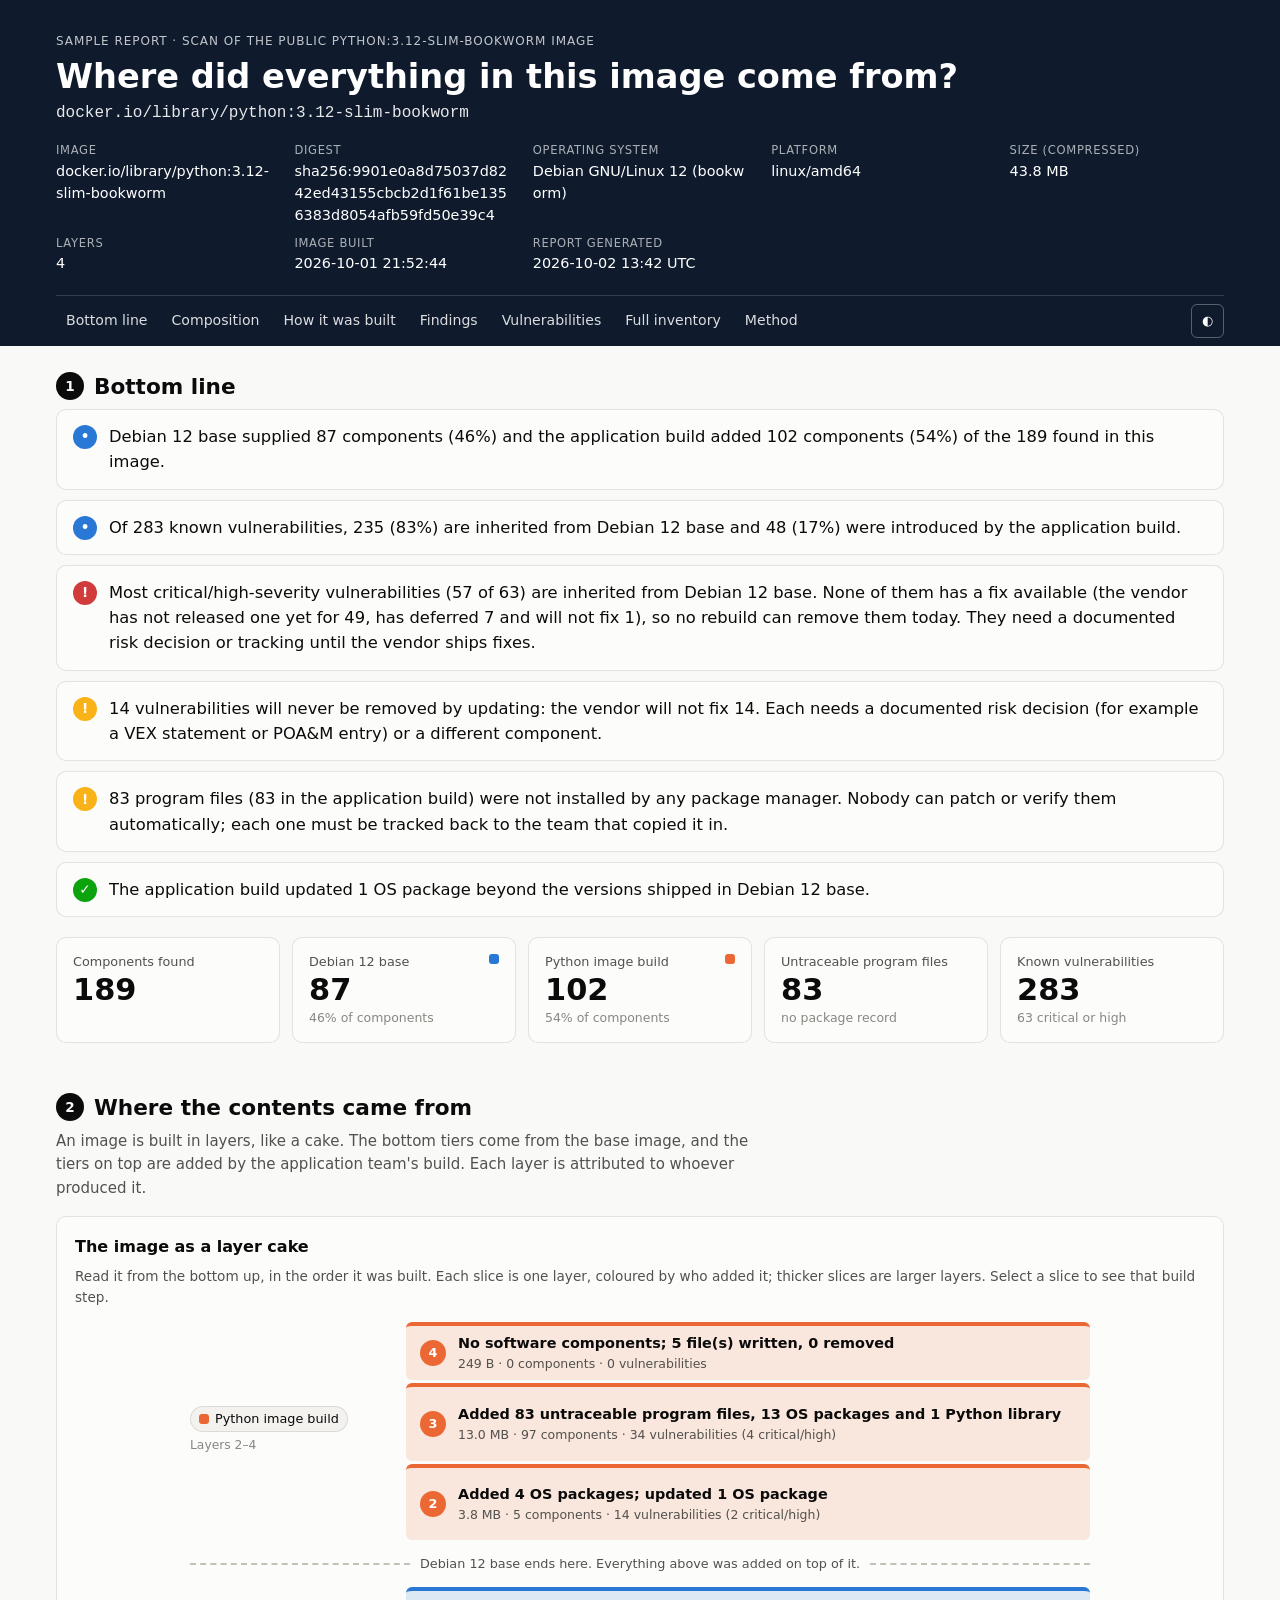
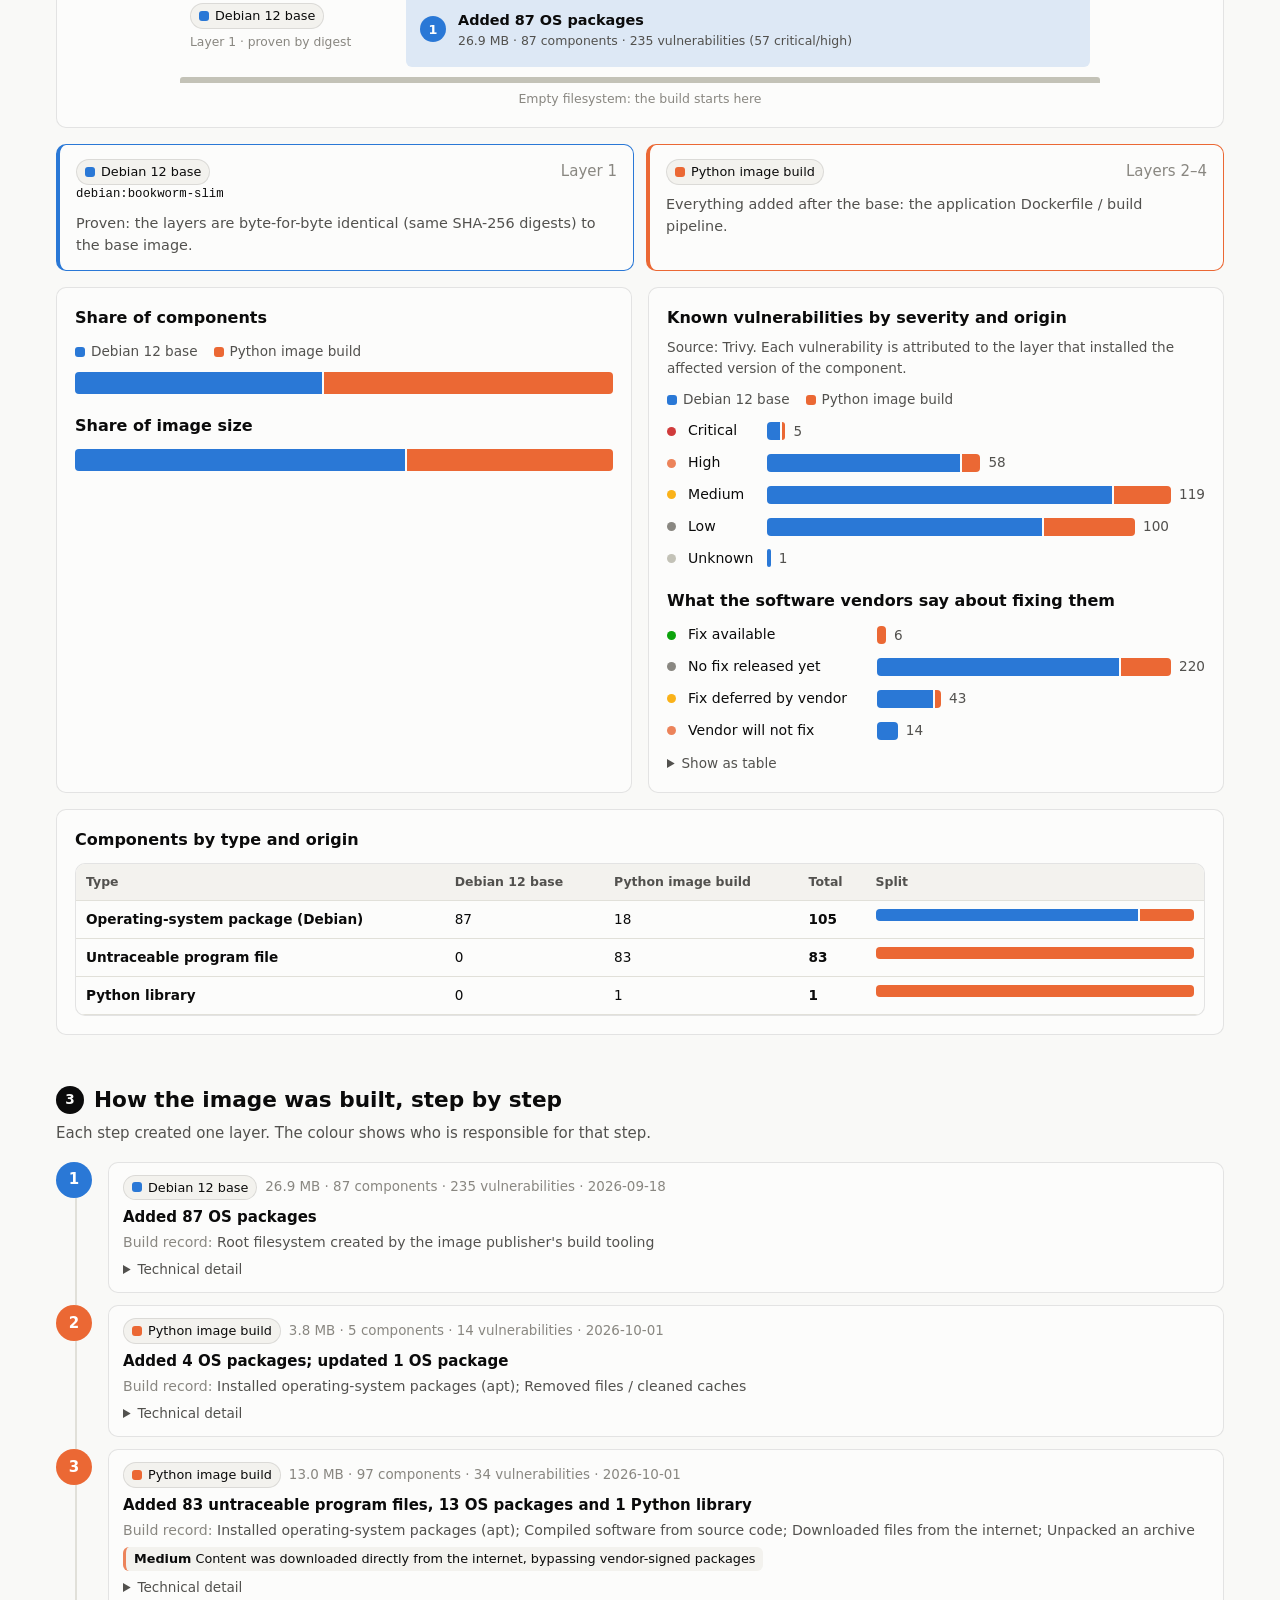
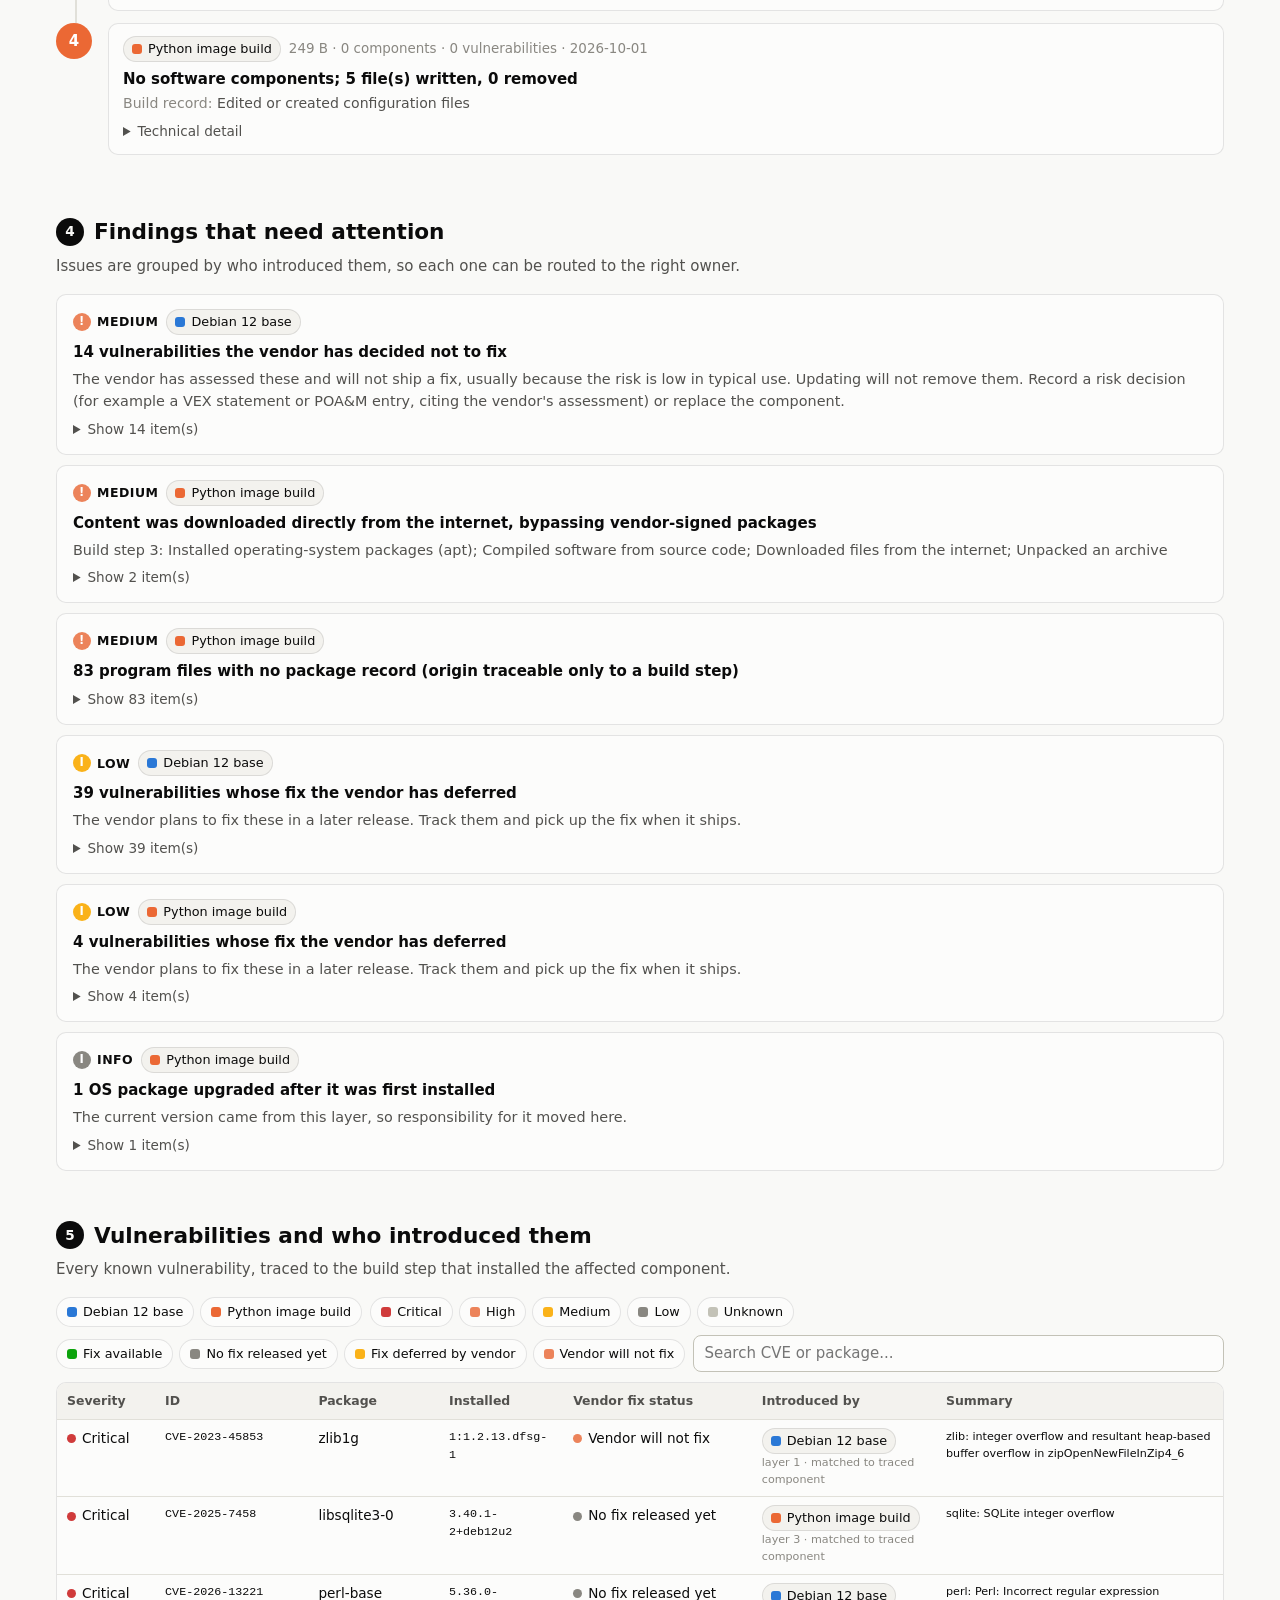
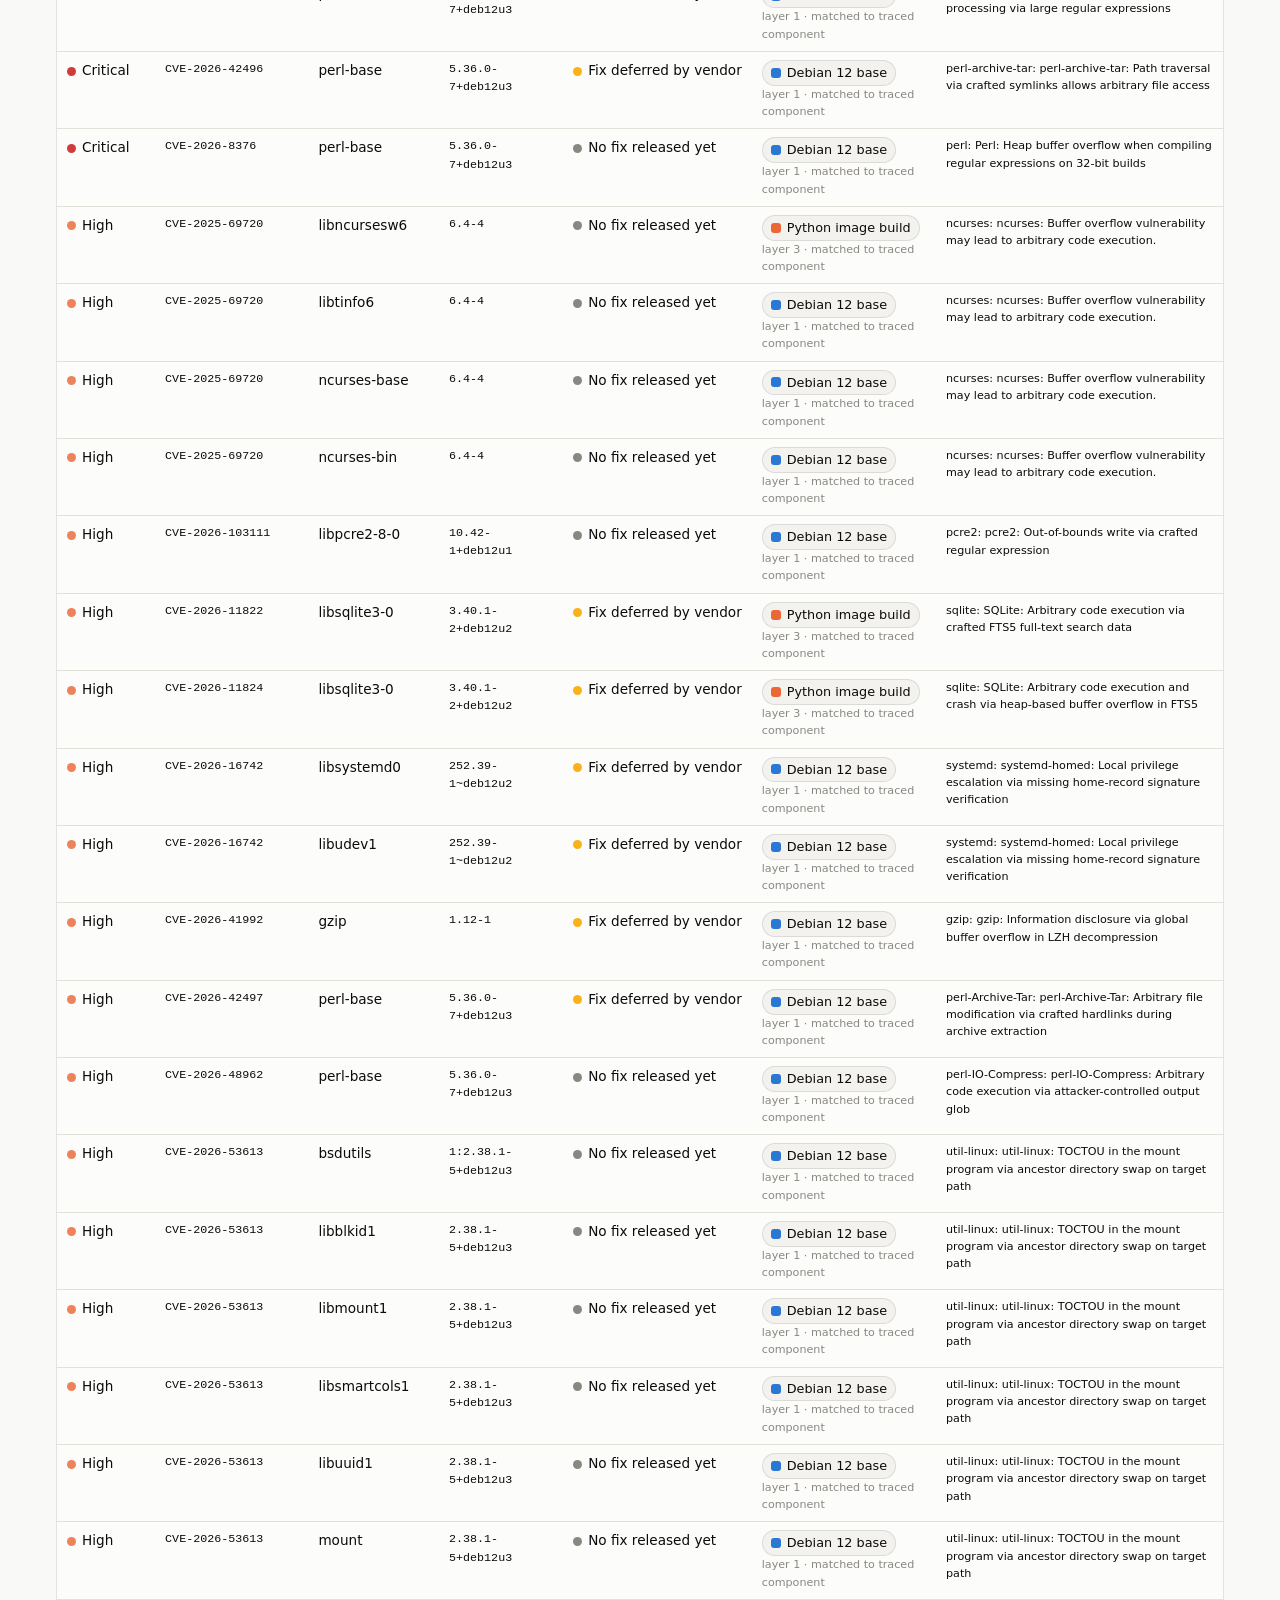
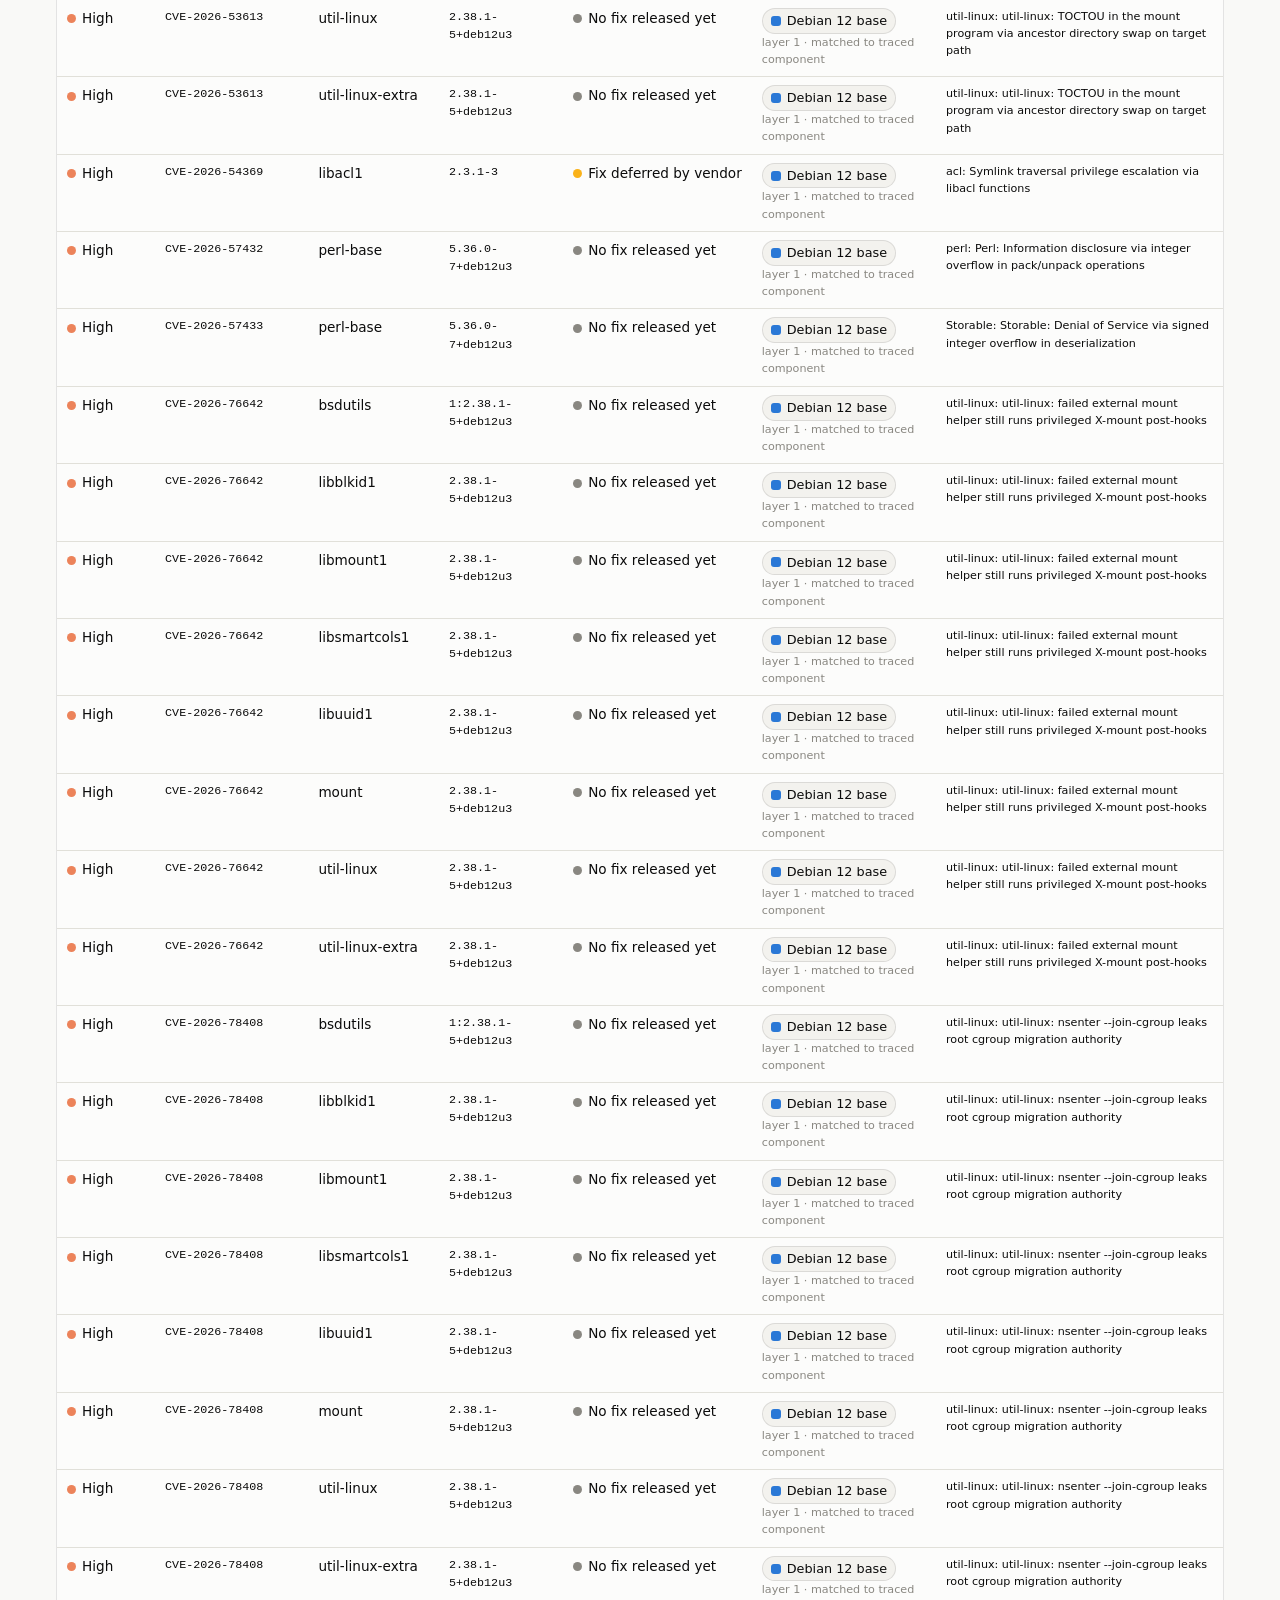
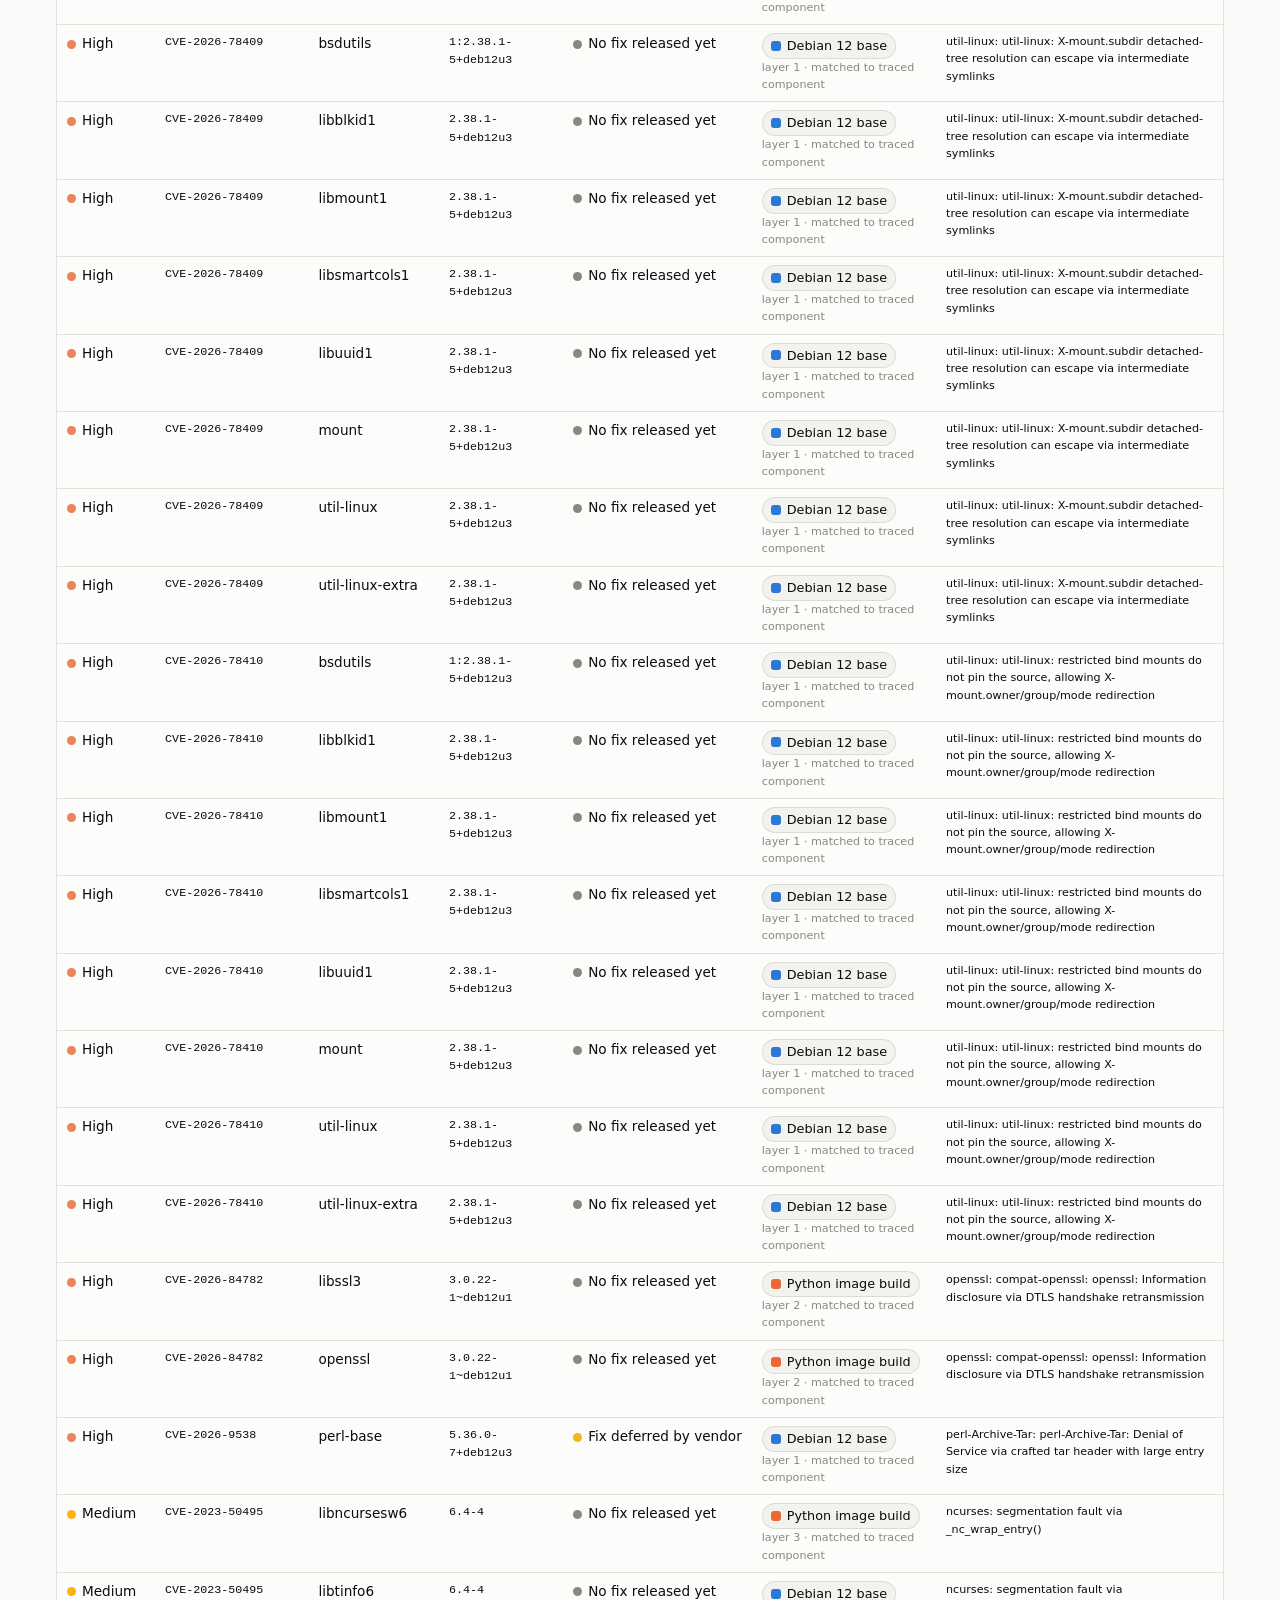
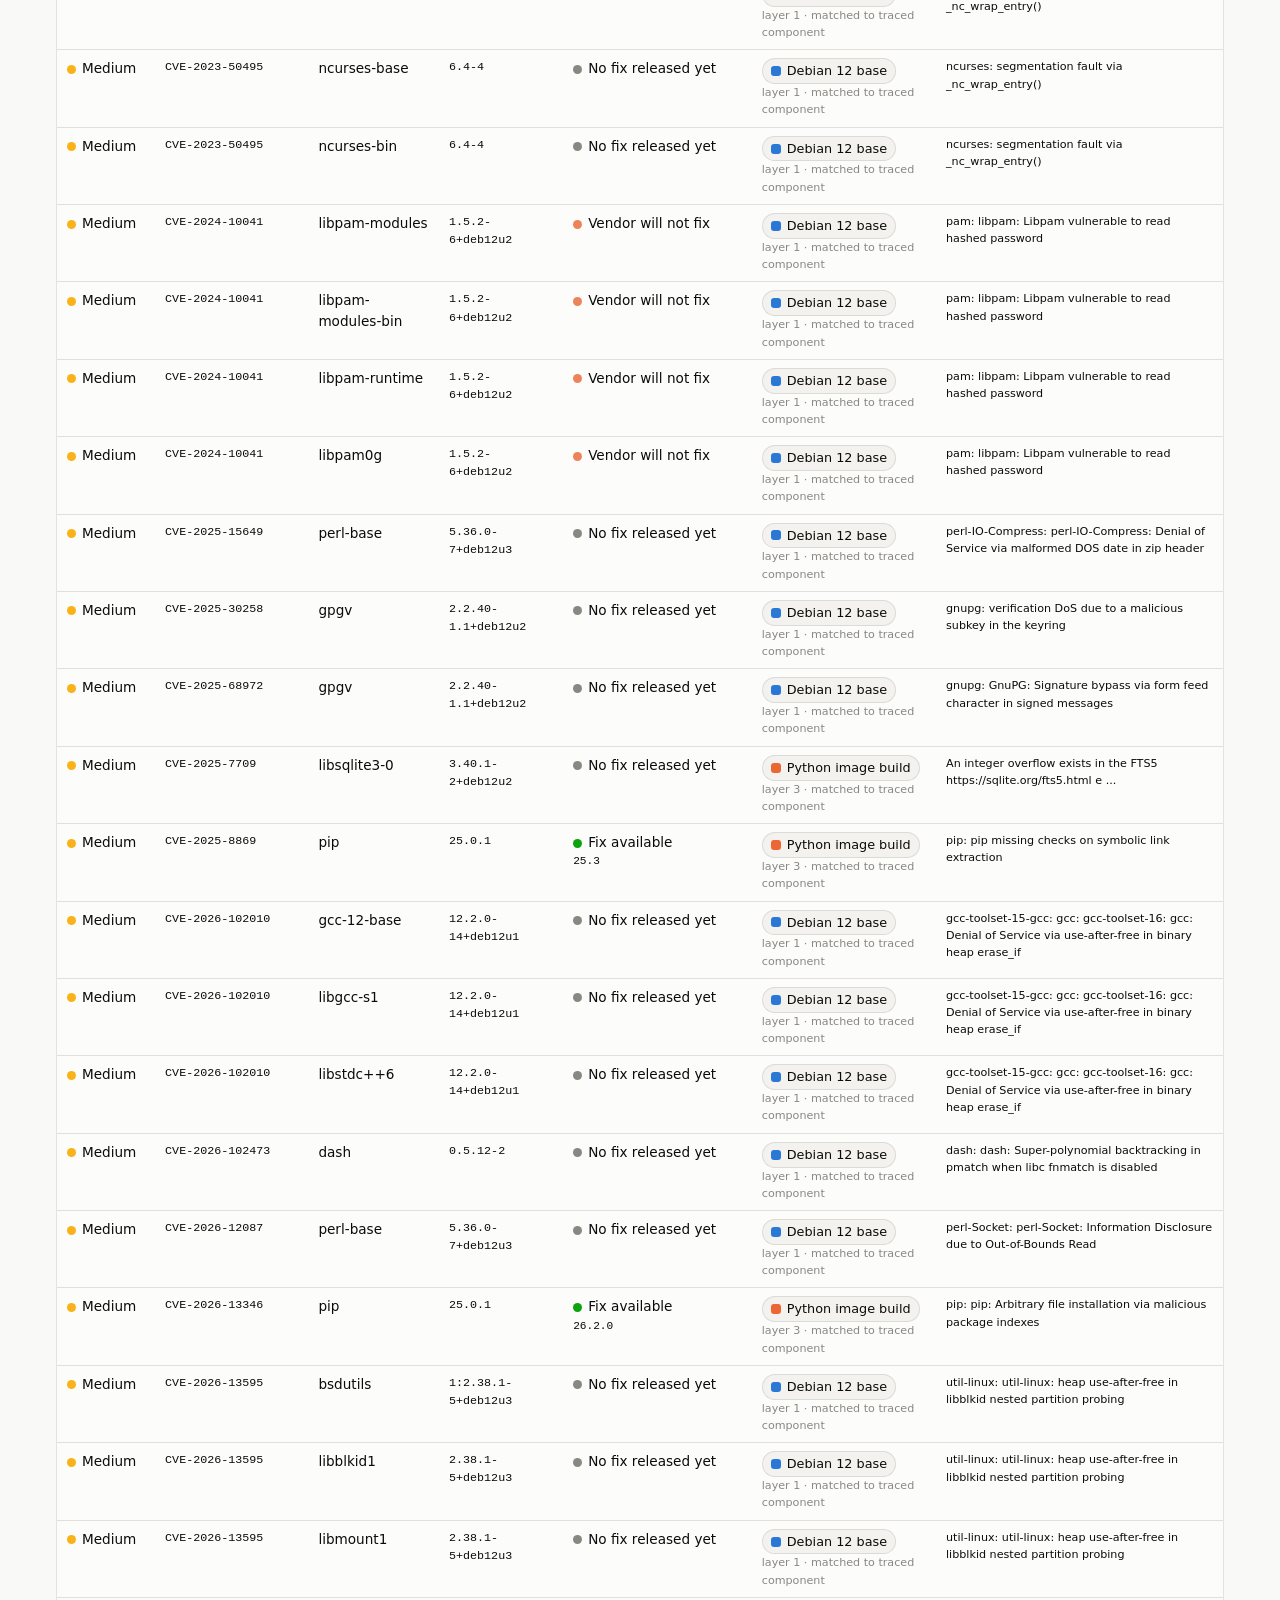
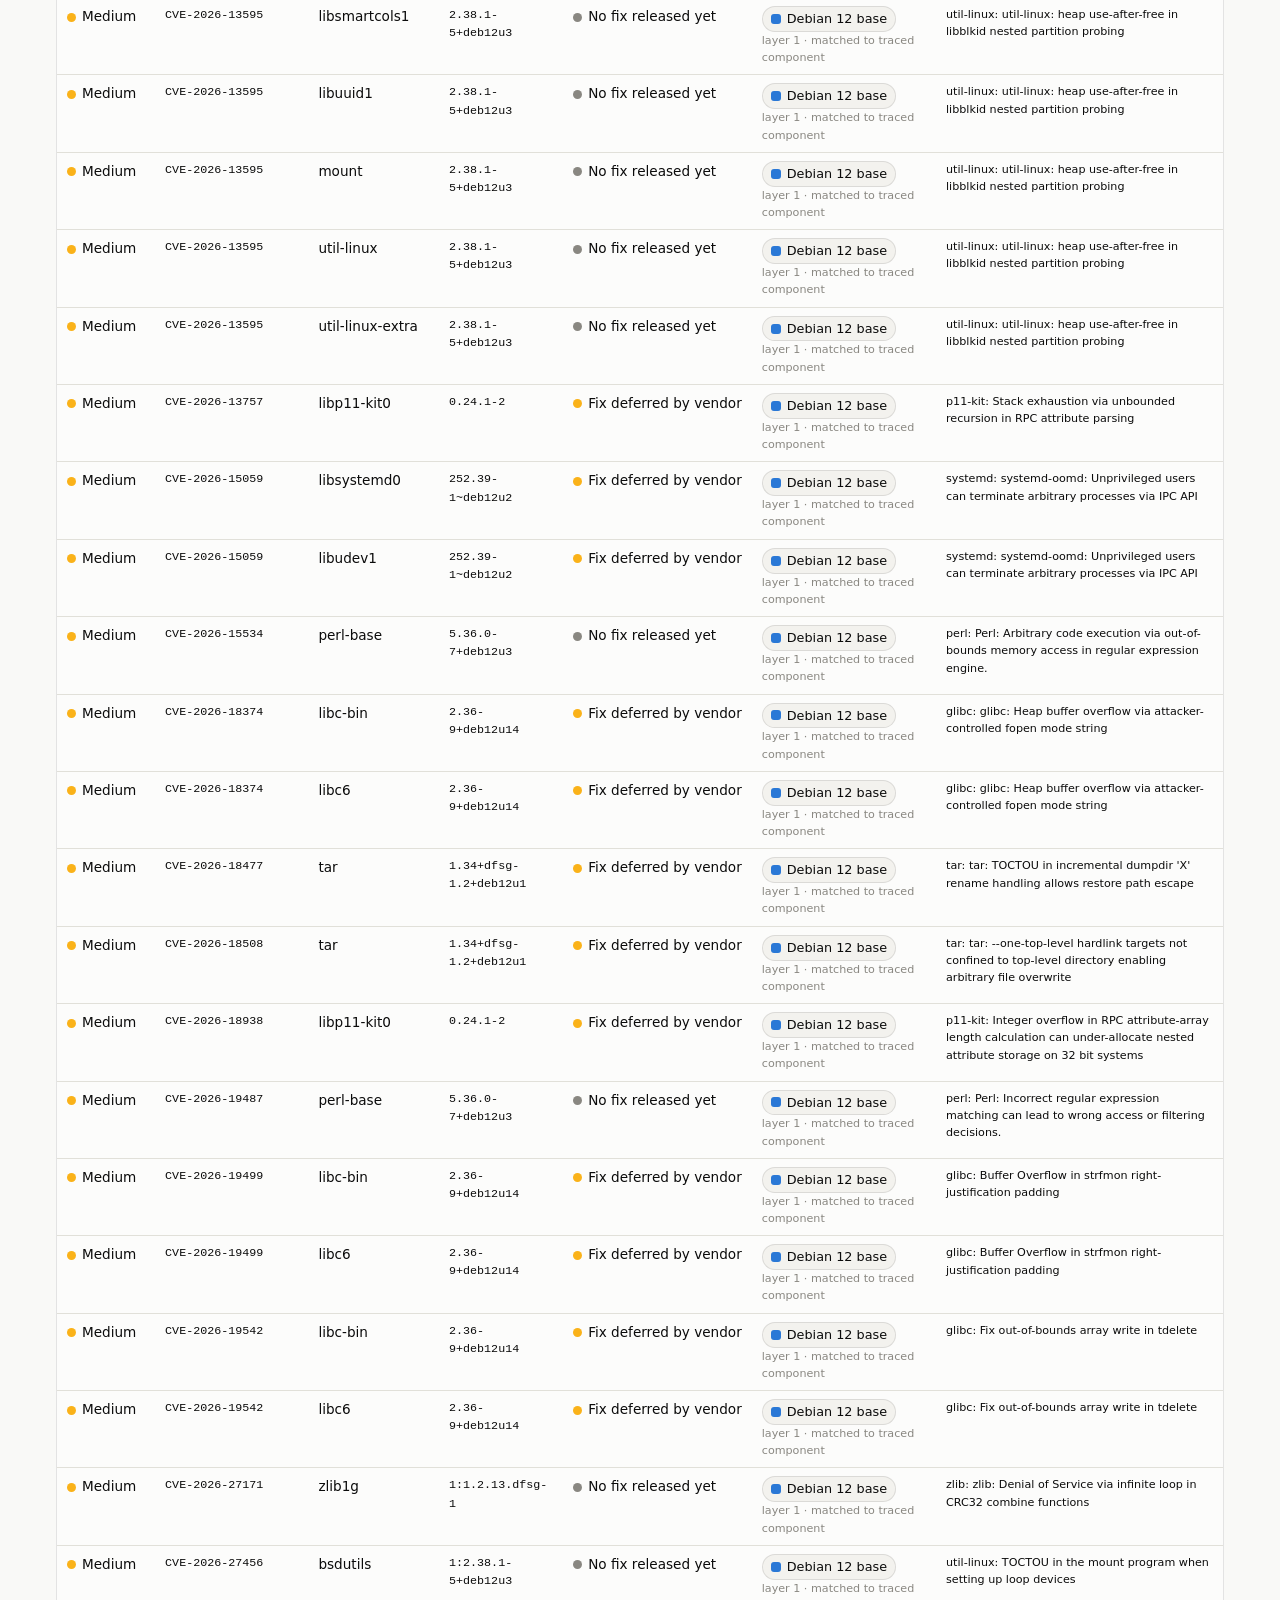
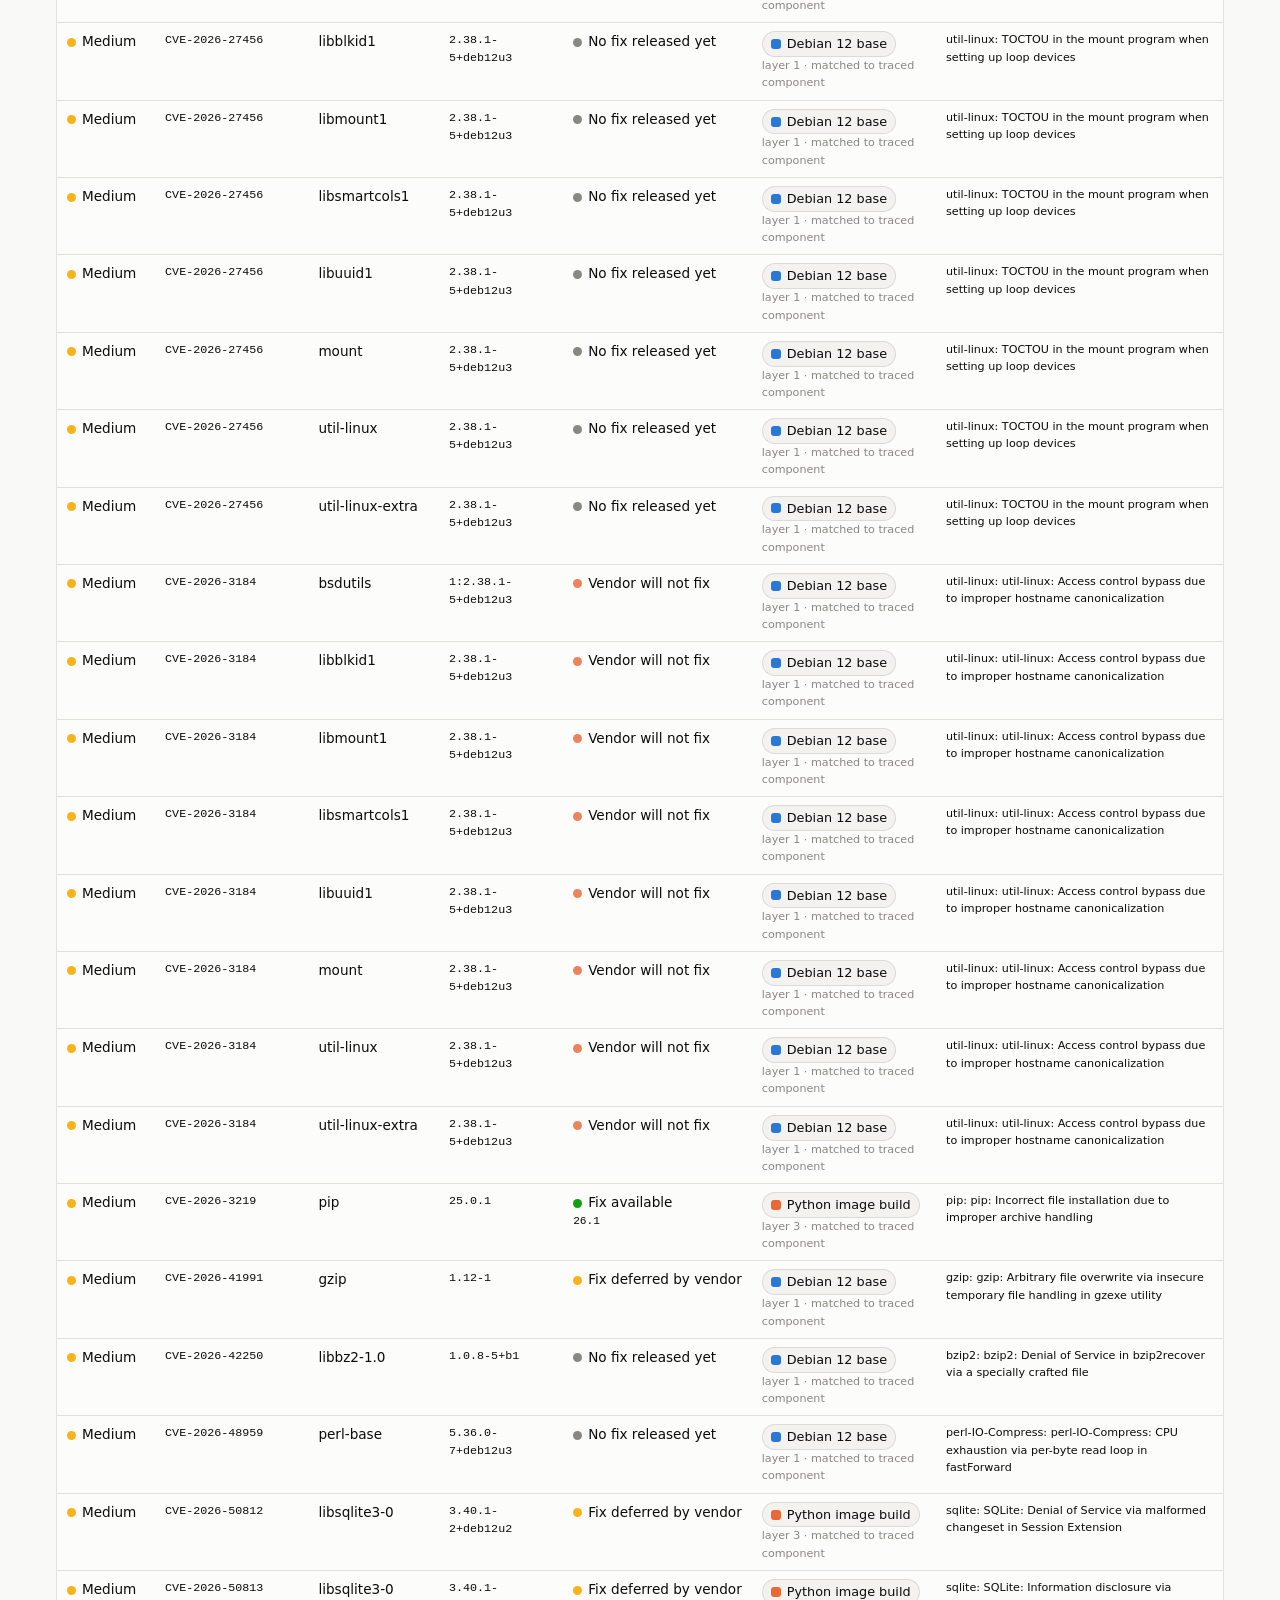
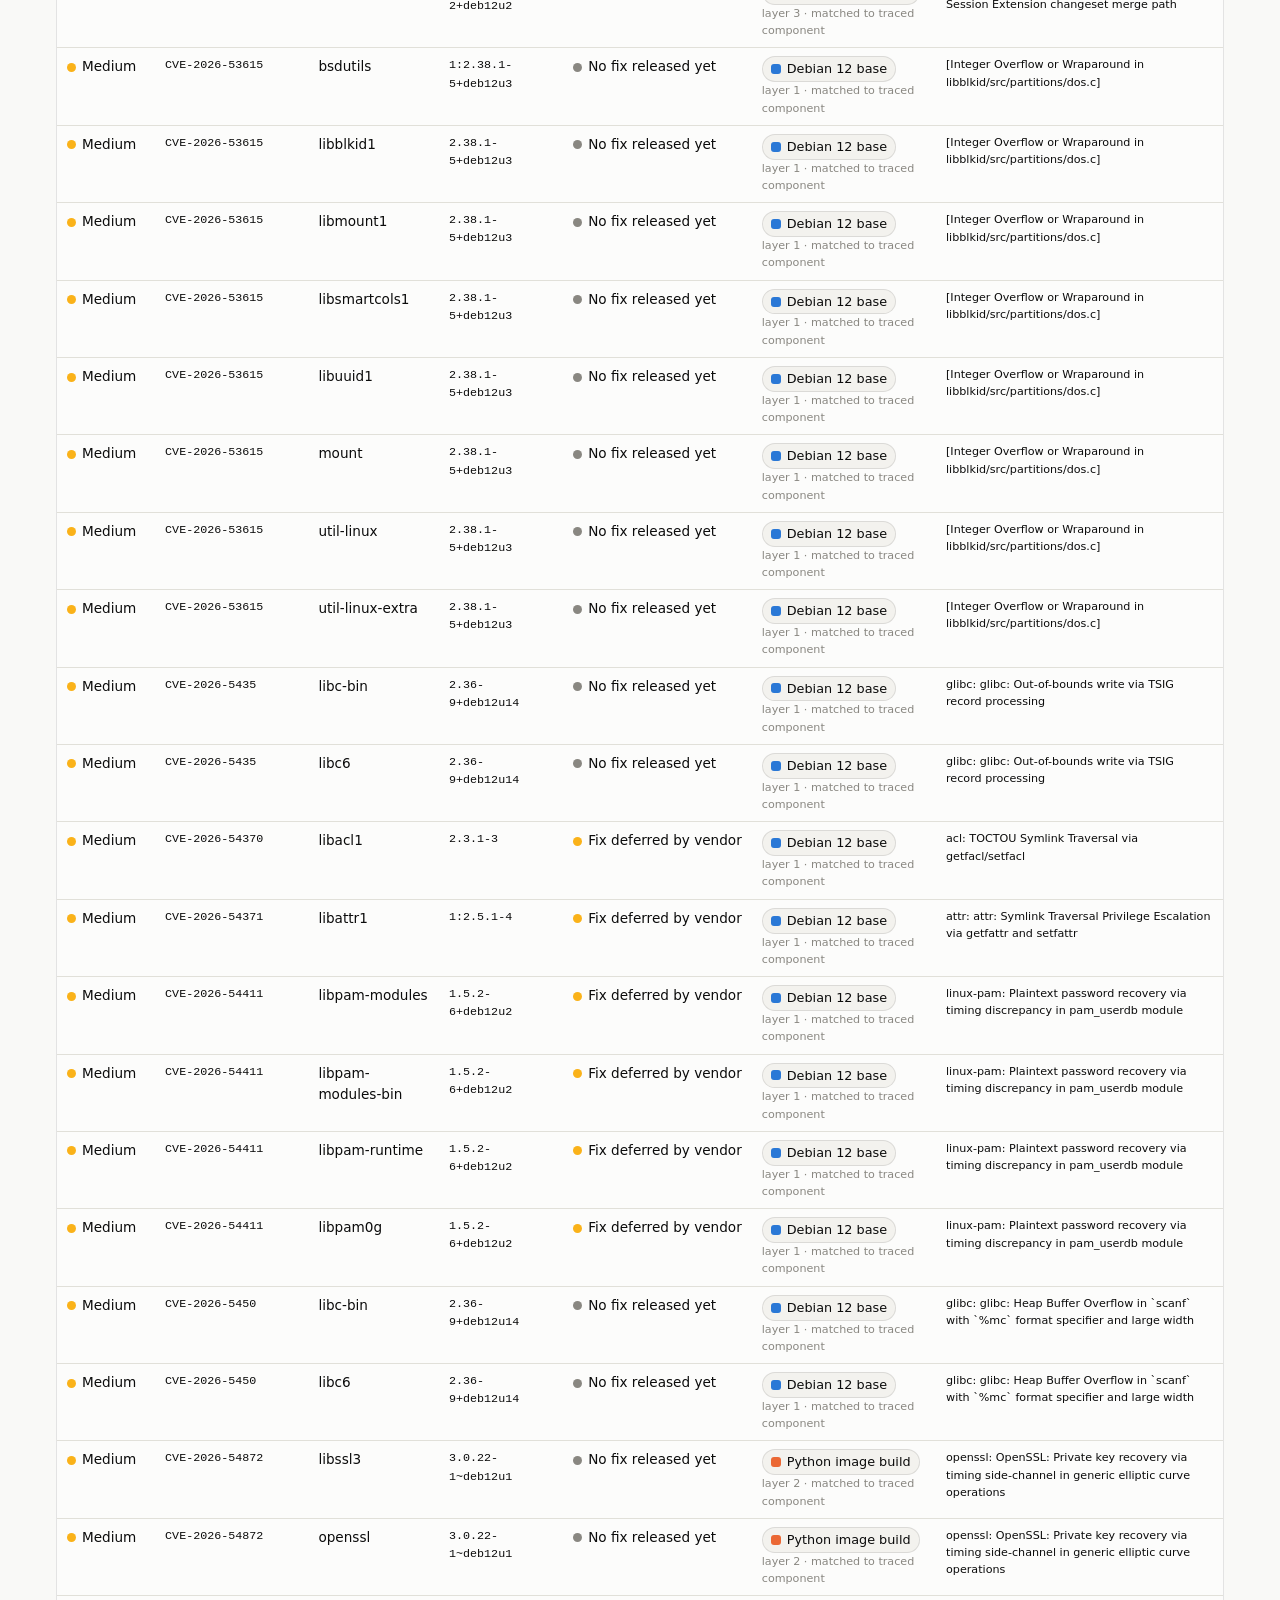
<file: docs/index.html>
<!doctype html>
<html lang="en"><head><meta charset="utf-8"><meta name="viewport" content="width=device-width, initial-scale=1">
<title>Provenance report: docker.io/library/python:3.12-slim-bookworm</title>
<style>
:root{color-scheme:light;--page:#f9f9f7;--surface:#fcfcfb;--surface-2:#f3f2ee;--ink:#0b0b0b;--ink-2:#52514e;--muted:#898781;
--gridline:#e1e0d9;--gridline-strong:#c3c2b7;--border:rgba(11,11,11,.10);
--series-1:#2a78d6;--series-2:#eb6834;--series-3:#1baf7a;--series-5:#e87ba4;--series-7:#4a3aa7;
--st-good:#0ca30c;--st-warning:#fab219;--st-serious:#ec835a;--st-critical:#d03b3b;--hero:#0f1b2d;--hero-ink:#fff}
@media (prefers-color-scheme:dark){:root:not([data-theme="light"]){color-scheme:dark;--page:#0d0d0d;--surface:#1a1a19;--surface-2:#232321;
--ink:#fff;--ink-2:#c3c2b7;--gridline:#2c2c2a;--gridline-strong:#383835;--border:rgba(255,255,255,.10);
--series-1:#3987e5;--series-2:#d95926;--series-3:#199e70;--series-5:#d55181;--series-7:#9085e9;--hero:#111a28}}
:root[data-theme="dark"]{color-scheme:dark;--page:#0d0d0d;--surface:#1a1a19;--surface-2:#232321;--ink:#fff;--ink-2:#c3c2b7;
--gridline:#2c2c2a;--gridline-strong:#383835;--border:rgba(255,255,255,.10);--series-1:#3987e5;--series-2:#d95926;
--series-3:#199e70;--series-5:#d55181;--series-7:#9085e9;--hero:#111a28}
*{box-sizing:border-box}
body{margin:0;background:var(--page);color:var(--ink);font:15px/1.55 system-ui,-apple-system,"Segoe UI",sans-serif}
.wrap{max-width:1200px;margin:0 auto;padding:0 16px}
.mono{font-family:ui-monospace,SFMono-Regular,Consolas,monospace;font-size:.86em;overflow-wrap:break-word}
.nw{white-space:nowrap}.meta dd,.kv dd{overflow-wrap:anywhere}
.muted{color:var(--muted)}.small{font-size:.82em}.mt{margin-top:20px}
.hero{background:var(--hero);color:var(--hero-ink);padding:32px 0 0;margin-bottom:24px}
.eyebrow{text-transform:uppercase;letter-spacing:.08em;font-size:.75rem;opacity:.75}
.hero h1{margin:6px 0 4px;font-size:clamp(1.5rem,3vw,2.1rem);line-height:1.2}
.imgname{font-size:1rem;opacity:.9;margin-bottom:16px}
.meta{display:grid;grid-template-columns:repeat(auto-fit,minmax(200px,1fr));gap:8px 24px;margin:0 0 20px}
.meta dt{font-size:.72rem;text-transform:uppercase;letter-spacing:.06em;opacity:.65}.meta dd{margin:0;font-size:.9rem;word-break:break-all}
.toc{display:flex;flex-wrap:wrap;gap:4px;border-top:1px solid rgba(255,255,255,.15);padding:8px 0}
.toc a{color:var(--hero-ink);opacity:.85;text-decoration:none;padding:6px 10px;border-radius:6px;font-size:.88rem}
.toc a:hover{background:rgba(255,255,255,.1);opacity:1}
#theme{margin-left:auto;background:none;border:1px solid rgba(255,255,255,.3);color:var(--hero-ink);border-radius:6px;cursor:pointer;padding:4px 10px}
section{margin:0 0 48px}
h2{font-size:1.35rem;margin:0 0 6px;display:flex;align-items:center;gap:10px}
.num-h{display:inline-grid;place-items:center;width:28px;height:28px;border-radius:50%;background:var(--ink);color:var(--page);font-size:.85rem}
h3{font-size:1rem;margin:0 0 10px}
.lead{color:var(--ink-2);max-width:75ch;margin:0 0 16px}
.card{background:var(--surface);border:1px solid var(--border);border-radius:10px;padding:18px;margin-bottom:16px;min-width:0}
.sub{color:var(--ink-2);font-size:.85rem;margin:-4px 0 10px}
.grid2{display:grid;grid-template-columns:repeat(auto-fit,minmax(min(100%,440px),1fr));gap:16px}
.takeaways{list-style:none;padding:0;margin:0 0 20px;display:grid;gap:10px}
.tk{display:flex;gap:12px;align-items:flex-start;background:var(--surface);border:1px solid var(--border);border-radius:10px;padding:14px 16px;font-size:1.02rem}
.tk-ic{flex:none;width:24px;height:24px;border-radius:50%;color:#fff;display:grid;place-items:center;font-weight:700;font-size:.85rem;margin-top:1px}
.tiles{display:grid;grid-template-columns:repeat(auto-fit,minmax(170px,1fr));gap:12px}
.tile{background:var(--surface);border:1px solid var(--border);border-radius:10px;padding:14px 16px;position:relative}
.tile .sw{position:absolute;top:16px;right:16px}
.tile-label{font-size:.8rem;color:var(--ink-2);padding-right:18px}.tile-val{font-size:1.9rem;font-weight:650;line-height:1.2}
.tile-sub{font-size:.78rem;color:var(--muted)}
.sw{display:inline-block;width:10px;height:10px;border-radius:3px;flex:none}
.badge{display:inline-flex;align-items:center;gap:6px;font-size:.8rem;padding:2px 8px;border-radius:999px;background:var(--surface-2);border:1px solid var(--border);white-space:nowrap}
.legend{display:flex;flex-wrap:wrap;gap:6px 16px;margin-bottom:10px;font-size:.85rem;color:var(--ink-2)}
.lg{display:inline-flex;align-items:center;gap:6px}
.bar{display:flex;gap:2px;height:22px;width:100%}
.bar .seg{min-width:3px;height:100%}
.bar .seg:first-child{border-radius:4px 0 0 4px}.bar .seg:last-child{border-radius:0 4px 4px 0}.bar .seg:only-child{border-radius:4px}
.bar.empty{color:var(--muted);font-size:.85rem}
.barcell{min-width:140px;width:30%}.barcell .bar{height:12px}
.vchart{display:grid;gap:10px}.vrow{display:grid;grid-template-columns:90px 1fr;align-items:center;gap:10px}
.vlab{display:flex;align-items:center;gap:6px;font-size:.88rem}.vtrack{display:flex;align-items:center;gap:8px}
.vtrack .bar{height:18px}.vnum{font-variant-numeric:tabular-nums;font-size:.85rem;color:var(--ink-2)}
.sevdot{display:inline-block;width:9px;height:9px;border-radius:50%;margin-right:6px;vertical-align:middle}
.tableview{margin-top:12px}
.ocards{display:grid;grid-template-columns:repeat(auto-fit,minmax(min(100%,300px),1fr));gap:12px;margin-bottom:16px}
.ocard{background:var(--surface);border:1px solid var(--border);border-left:4px solid;border-radius:10px;padding:14px 16px}
.ocard p{margin:8px 0 0;color:var(--ink-2);font-size:.9rem}.ocard .note{color:var(--ink)}
.ocard-h{display:flex;justify-content:space-between;gap:8px;flex-wrap:wrap;align-items:center}
.timeline{list-style:none;padding:0;margin:0}
.cake{display:grid;max-width:900px;margin:4px auto 0}
.tier{display:grid;grid-template-columns:minmax(120px,200px) minmax(0,1fr);gap:16px;align-items:center;padding:4px 0}
.tier-label{display:flex;flex-direction:column;align-items:flex-start;gap:4px}
.slices{display:flex;flex-direction:column;gap:3px;min-width:0}
.slice{display:flex;align-items:center;gap:12px;padding:6px 14px;border-radius:6px;text-decoration:none;color:var(--ink);
background:var(--surface-2);background:color-mix(in srgb,var(--oc) 15%,var(--surface));border-top:4px solid var(--oc);
-webkit-print-color-adjust:exact;print-color-adjust:exact}
.slice:hover{background:color-mix(in srgb,var(--oc) 26%,var(--surface))}
.slice:focus-visible{outline:2px solid var(--ink);outline-offset:2px}
.slice-n{flex:none;width:26px;height:26px;border-radius:50%;background:var(--oc);color:#fff;display:grid;place-items:center;font-weight:650;font-size:.8rem}
.slice-body{display:flex;flex-direction:column;min-width:0}
.slice-sum{font-weight:600;font-size:.9rem}
.slice-meta{font-size:.78rem;color:var(--ink-2);font-variant-numeric:tabular-nums}
.seam{display:flex;align-items:center;gap:10px;margin:10px 0;color:var(--ink-2);font-size:.8rem;text-align:center}
.seam:before,.seam:after{content:"";flex:1;min-width:16px;border-top:2px dashed var(--gridline-strong)}
.stand{margin:6px -10px 0;border-top:6px solid var(--gridline-strong);border-radius:3px;text-align:center;padding-top:6px;font-size:.78rem;color:var(--muted)}
.step{scroll-margin-top:16px}
.step{display:grid;grid-template-columns:40px 1fr;gap:12px;position:relative;padding-bottom:12px}
.step:before{content:"";position:absolute;left:19px;top:34px;bottom:0;width:2px;background:var(--gridline)}
.step:last-child:before{display:none}
.step-n{width:36px;height:36px;border-radius:50%;background:var(--oc);color:#fff;display:grid;place-items:center;font-weight:650;z-index:1}
.step-body{background:var(--surface);border:1px solid var(--border);border-radius:10px;padding:12px 14px;min-width:0}
.step-top{display:flex;flex-wrap:wrap;gap:8px;align-items:center;font-size:.84rem}
.step-sum{font-weight:550;margin:6px 0 2px}.step-rec{font-size:.88rem;color:var(--ink-2)}
.flags{display:flex;flex-wrap:wrap;gap:6px;margin-top:6px}
.flag{display:inline-block;font-size:.8rem;padding:2px 8px;border-radius:6px;border-left:3px solid var(--fc);background:var(--surface-2)}
.flag.sm{font-size:.75rem;margin:0 4px 4px 0}
details summary{cursor:pointer;color:var(--ink-2);font-size:.85rem;margin-top:6px}
pre{white-space:pre-wrap;word-break:break-all;background:var(--surface-2);padding:8px;border-radius:6px;font-size:.8rem;margin:0;max-height:300px;overflow:auto}
.kv{display:grid;grid-template-columns:130px 1fr;gap:6px 12px;font-size:.85rem;margin:8px 0 0}.kv dt{color:var(--muted)}.kv dd{margin:0;min-width:0}
.kv ul{margin:0;padding-left:18px}
.findings{display:grid;gap:10px}
.finding{background:var(--surface);border:1px solid var(--border);border-radius:10px;padding:14px 16px}
.f-head{display:flex;gap:8px;align-items:center;flex-wrap:wrap}
.sev{display:inline-flex;align-items:center;gap:6px;font-size:.78rem;font-weight:650;text-transform:uppercase;letter-spacing:.04em}
.sev-ic{width:18px;height:18px;border-radius:50%;background:var(--fc);color:#fff;display:grid;place-items:center;font-size:.72rem}
.f-title{font-weight:600;margin-top:6px}.f-detail{margin:4px 0 0;color:var(--ink-2);font-size:.9rem}
.items{max-height:280px;overflow:auto;font-size:.82rem;margin:6px 0 0;padding-left:18px}
.controls{display:flex;flex-wrap:wrap;gap:8px;align-items:center;margin-bottom:10px}
.chips{display:flex;flex-wrap:wrap;gap:6px}
.chip{display:inline-flex;align-items:center;gap:6px;font:inherit;font-size:.8rem;padding:4px 10px;border-radius:999px;border:1px solid var(--border);background:var(--surface);color:var(--ink);cursor:pointer}
.chip[aria-pressed="true"]{background:var(--ink);color:var(--page)}
input[type=search]{font:inherit;padding:6px 10px;border-radius:8px;border:1px solid var(--gridline-strong);background:var(--surface);color:var(--ink);min-width:min(260px,100%);flex:1}
.tablewrap{overflow-x:auto;background:var(--surface);border:1px solid var(--border);border-radius:10px}
table.data{border-collapse:collapse;width:100%;font-size:.85rem}
table.data th,table.data td{text-align:left;padding:8px 10px;border-bottom:1px solid var(--gridline);vertical-align:top}
table.data thead th{position:sticky;top:0;background:var(--surface-2);font-weight:600;font-size:.78rem;color:var(--ink-2)}
td.num,th.num{text-align:right;font-variant-numeric:tabular-nums}
.ev{margin:4px 0 0;padding-left:16px;font-size:.78rem;color:var(--ink-2);word-break:break-all}
.method li,.gloss dd{color:var(--ink-2)}.method li{margin-bottom:8px}.gloss dt{font-weight:600}.gloss dd{margin:0 0 10px}
.notes li{margin-bottom:6px}
footer{padding:24px 16px 40px}
#tip{position:fixed;pointer-events:none;background:var(--ink);color:var(--page);font-size:.8rem;padding:4px 8px;border-radius:6px;opacity:0;transition:opacity .1s;z-index:10;max-width:280px}
[hidden]{display:none!important}
@media (max-width:640px){.tier{grid-template-columns:minmax(0,1fr);gap:6px}.stand{margin-inline:0}.kv{grid-template-columns:1fr}.vrow{grid-template-columns:1fr!important;gap:4px}}
@media print{body{background:#fff;font-size:11px}.hero{background:#fff;color:#000;--hero-ink:#000}.toc,.controls,#tip{display:none}
details{display:block}details>*{display:block}section{break-inside:auto}.finding,.step,.tk,.card{break-inside:avoid}
.tablewrap{overflow:visible}table.data thead th{position:static}}
</style></head>
<body>
<div id="tip" role="tooltip"></div>
<header class="hero">
  <div class="wrap">
    <div class="eyebrow">Sample report · scan of the public python:3.12-slim-bookworm image</div>
    <h1>Where did everything in this image come from?</h1>
    <div class="imgname mono">docker.io/library/python:3.12-slim-bookworm</div>
    <dl class="meta"><div><dt>Image</dt><dd>docker.io/library/python:3.12-slim-bookworm</dd></div><div><dt>Digest</dt><dd>sha256:9901e0a8d75037d8242ed43155cbcb2d1f61be1356383d8054afb59fd50e39c4</dd></div><div><dt>Operating system</dt><dd>Debian GNU/Linux 12 (bookworm)</dd></div><div><dt>Platform</dt><dd>linux/amd64</dd></div><div><dt>Size (compressed)</dt><dd>43.8 MB</dd></div><div><dt>Layers</dt><dd>4</dd></div><div><dt>Image built</dt><dd>2026-10-01 21:52:44</dd></div><div><dt>Report generated</dt><dd>2026-10-02 13:42 UTC</dd></div></dl>
    <nav class="toc"><a href="#bottom-line">Bottom line</a><a href="#composition">Composition</a>
    <a href="#build">How it was built</a><a href="#findings">Findings</a><a href="#vulns">Vulnerabilities</a>
    <a href="#inventory">Full inventory</a><a href="#method">Method</a>
    <button type="button" id="theme" aria-label="Toggle dark mode">◐</button></nav>
  </div>
</header>
<main class="wrap">
<section id="bottom-line"><h2><span class="num-h">1</span>Bottom line</h2>
  <ul class="takeaways"><li class="tk"><span class="tk-ic" style="background:var(--series-1)" aria-label="Fact">•</span><span>Debian 12 base supplied 87 components (46%) and the application build added 102 components (54%) of the 189 found in this image.</span></li><li class="tk"><span class="tk-ic" style="background:var(--series-1)" aria-label="Fact">•</span><span>Of 283 known vulnerabilities, 235 (83%) are inherited from Debian 12 base and 48 (17%) were introduced by the application build.</span></li><li class="tk"><span class="tk-ic" style="background:var(--st-critical)" aria-label="Attention">!</span><span>Most critical/high-severity vulnerabilities (57 of 63) are inherited from Debian 12 base. None of them has a fix available (the vendor has not released one yet for 49, has deferred 7 and will not fix 1), so no rebuild can remove them today. They need a documented risk decision or tracking until the vendor ships fixes.</span></li><li class="tk"><span class="tk-ic" style="background:var(--st-warning)" aria-label="Caution">!</span><span>14 vulnerabilities will never be removed by updating: the vendor will not fix 14. Each needs a documented risk decision (for example a VEX statement or POA&amp;M entry) or a different component.</span></li><li class="tk"><span class="tk-ic" style="background:var(--st-warning)" aria-label="Caution">!</span><span>83 program files (83 in the application build) were not installed by any package manager. Nobody can patch or verify them automatically; each one must be tracked back to the team that copied it in.</span></li><li class="tk"><span class="tk-ic" style="background:var(--st-good)" aria-label="Good">✓</span><span>The application build updated 1 OS package beyond the versions shipped in Debian 12 base.</span></li></ul>
  <div class="tiles"><div class="tile"><div class="tile-label">Components found</div><div class="tile-val">189</div><div class="tile-sub"></div></div><div class="tile"><span class=sw style=background:var(--series-1)></span><div class="tile-label">Debian 12 base</div><div class="tile-val">87</div><div class="tile-sub">46% of components</div></div><div class="tile"><span class=sw style=background:var(--series-2)></span><div class="tile-label">Python image build</div><div class="tile-val">102</div><div class="tile-sub">54% of components</div></div><div class="tile"><div class="tile-label">Untraceable program files</div><div class="tile-val">83</div><div class="tile-sub">no package record</div></div><div class="tile"><div class="tile-label">Known vulnerabilities</div><div class="tile-val">283</div><div class="tile-sub">63 critical or high</div></div></div>
</section>

<section id="composition"><h2><span class="num-h">2</span>Where the contents came from</h2>
  <p class="lead">An image is built in layers, like a cake. The bottom tiers come from the base image, and the tiers on
  top are added by the application team's build. Each layer is attributed to whoever produced it.</p>
  <div class="card"><h3>The image as a layer cake</h3><p class="sub">Read it from the bottom up, in the order it was built. Each slice is one layer, coloured by who added it; thicker slices are larger layers. Select a slice to see that build step.</p><div class="cake"><div class="tier"><div class="tier-label"><span class="badge"><span class="sw" style="background:var(--series-2)"></span>Python image build</span><span class="small muted">Layers 2–4</span></div><div class="slices"><a class="slice" href="#step-4" style="--oc:var(--series-2);min-height:3.37rem" data-tip="Step 4: Edited or created configuration files" aria-label="Layer 4, Python image build: No software components; 5 file(s) written, 0 removed. 249 B, 0 components, 0 vulnerabilities"><span class="slice-n">4</span><span class="slice-body"><span class="slice-sum">No software components; 5 file(s) written, 0 removed</span><span class="slice-meta">249 B · 0 components · 0 vulnerabilities</span></span></a><a class="slice" href="#step-3" style="--oc:var(--series-2);min-height:4.90rem" data-tip="Step 3: Installed operating-system packages (apt); Compiled software from source code; Downloaded files from the internet; Unpacked an archive" aria-label="Layer 3, Python image build: Added 83 untraceable program files, 13 OS packages and 1 Python library. 13.0 MB, 97 components, 34 vulnerabilities (4 critical/high)"><span class="slice-n">3</span><span class="slice-body"><span class="slice-sum">Added 83 untraceable program files, 13 OS packages and 1 Python library</span><span class="slice-meta">13.0 MB · 97 components · 34 vulnerabilities (4 critical/high)</span></span></a><a class="slice" href="#step-2" style="--oc:var(--series-2);min-height:4.73rem" data-tip="Step 2: Installed operating-system packages (apt); Removed files / cleaned caches" aria-label="Layer 2, Python image build: Added 4 OS packages; updated 1 OS package. 3.8 MB, 5 components, 14 vulnerabilities (2 critical/high)"><span class="slice-n">2</span><span class="slice-body"><span class="slice-sum">Added 4 OS packages; updated 1 OS package</span><span class="slice-meta">3.8 MB · 5 components · 14 vulnerabilities (2 critical/high)</span></span></a></div></div><div class="seam"><span>Debian 12 base ends here. Everything above was added on top of it.</span></div><div class="tier"><div class="tier-label"><span class="badge"><span class="sw" style="background:var(--series-1)"></span>Debian 12 base</span><span class="small muted">Layer 1 · proven by digest</span></div><div class="slices"><a class="slice" href="#step-1" style="--oc:var(--series-1);min-height:5.00rem" data-tip="Step 1: Root filesystem created by the image publisher&#x27;s build tooling" aria-label="Layer 1, Debian 12 base: Added 87 OS packages. 26.9 MB, 87 components, 235 vulnerabilities (57 critical/high)"><span class="slice-n">1</span><span class="slice-body"><span class="slice-sum">Added 87 OS packages</span><span class="slice-meta">26.9 MB · 87 components · 235 vulnerabilities (57 critical/high)</span></span></a></div></div><div class="stand"><span>Empty filesystem: the build starts here</span></div></div></div>
  <div class="ocards"><div class="ocard" style="border-color:var(--series-1)"><div class="ocard-h"><span class="badge"><span class="sw" style="background:var(--series-1)"></span>Debian 12 base</span><span class="muted">Layer 1</span></div><div class="mono small">debian:bookworm-slim</div><p>Proven: the layers are byte-for-byte identical (same SHA-256 digests) to the base image.</p></div><div class="ocard" style="border-color:var(--series-2)"><div class="ocard-h"><span class="badge"><span class="sw" style="background:var(--series-2)"></span>Python image build</span><span class="muted">Layers 2–4</span></div><p>Everything added after the base: the application Dockerfile / build pipeline.</p></div></div>
  <div class="grid2">
  <div class="card"><h3>Share of components</h3><div class="legend"><span class="lg"><span class="sw" style="background:var(--series-1)"></span>Debian 12 base</span><span class="lg"><span class="sw" style="background:var(--series-2)"></span>Python image build</span></div><div class="bar" role="img"><div class="seg" style="flex:87 1 0;background:var(--series-1)" data-tip="Debian 12 base: 87 components (46%)" aria-label="Debian 12 base: 87 components (46%)"></div><div class="seg" style="flex:102 1 0;background:var(--series-2)" data-tip="Python image build: 102 components (54%)" aria-label="Python image build: 102 components (54%)"></div></div>
  <h3 class="mt">Share of image size</h3><div class="bar" role="img"><div class="seg" style="flex:28238443 1 0;background:var(--series-1)" data-tip="Debian 12 base: 28,238,443 bytes (62%)" aria-label="Debian 12 base: 28,238,443 bytes (62%)"></div><div class="seg" style="flex:17659762 1 0;background:var(--series-2)" data-tip="Python image build: 17,659,762 bytes (38%)" aria-label="Python image build: 17,659,762 bytes (38%)"></div></div></div>
  
<div class="card">
  <h3>Known vulnerabilities by severity and origin</h3>
  <p class="sub">Source: Trivy. Each vulnerability is attributed to the layer that
  installed the affected version of the component.</p>
  <div class="legend"><span class="lg"><span class="sw" style="background:var(--series-1)"></span>Debian 12 base</span><span class="lg"><span class="sw" style="background:var(--series-2)"></span>Python image build</span></div>
  <div class="vchart"><div class="vrow" style="grid-template-columns:90px 1fr"><div class="vlab"><span class="sevdot" style="background:var(--st-critical)"></span>Critical</div><div class="vtrack"><div class="bar" style="width:4.201680672268908%"><div class="seg" style="flex:4 1 0;background:var(--series-1)" data-tip="Debian 12 base: 4 (critical)"></div><div class="seg" style="flex:1 1 0;background:var(--series-2)" data-tip="Python image build: 1 (critical)"></div></div><span class="vnum">5</span></div></div><div class="vrow" style="grid-template-columns:90px 1fr"><div class="vlab"><span class="sevdot" style="background:var(--st-serious)"></span>High</div><div class="vtrack"><div class="bar" style="width:48.739495798319325%"><div class="seg" style="flex:53 1 0;background:var(--series-1)" data-tip="Debian 12 base: 53 (high)"></div><div class="seg" style="flex:5 1 0;background:var(--series-2)" data-tip="Python image build: 5 (high)"></div></div><span class="vnum">58</span></div></div><div class="vrow" style="grid-template-columns:90px 1fr"><div class="vlab"><span class="sevdot" style="background:var(--st-warning)"></span>Medium</div><div class="vtrack"><div class="bar" style="width:100.0%"><div class="seg" style="flex:102 1 0;background:var(--series-1)" data-tip="Debian 12 base: 102 (medium)"></div><div class="seg" style="flex:17 1 0;background:var(--series-2)" data-tip="Python image build: 17 (medium)"></div></div><span class="vnum">119</span></div></div><div class="vrow" style="grid-template-columns:90px 1fr"><div class="vlab"><span class="sevdot" style="background:var(--muted)"></span>Low</div><div class="vtrack"><div class="bar" style="width:84.03361344537815%"><div class="seg" style="flex:75 1 0;background:var(--series-1)" data-tip="Debian 12 base: 75 (low)"></div><div class="seg" style="flex:25 1 0;background:var(--series-2)" data-tip="Python image build: 25 (low)"></div></div><span class="vnum">100</span></div></div><div class="vrow" style="grid-template-columns:90px 1fr"><div class="vlab"><span class="sevdot" style="background:var(--gridline-strong)"></span>Unknown</div><div class="vtrack"><div class="bar" style="width:0.8403361344537815%"><div class="seg" style="flex:1 1 0;background:var(--series-1)" data-tip="Debian 12 base: 1 (unknown)"></div></div><span class="vnum">1</span></div></div></div>
  <h3 class="mt">What the software vendors say about fixing them</h3><div class="vchart"><div class="vrow" style="grid-template-columns:200px 1fr"><div class="vlab"><span class="sevdot" style="background:var(--st-good)"></span>Fix available</div><div class="vtrack"><div class="bar" style="width:2.727272727272727%"><div class="seg" style="flex:6 1 0;background:var(--series-2)" data-tip="Python image build: 6 (fix available)"></div></div><span class="vnum">6</span></div></div><div class="vrow" style="grid-template-columns:200px 1fr"><div class="vlab"><span class="sevdot" style="background:var(--muted)"></span>No fix released yet</div><div class="vtrack"><div class="bar" style="width:100.0%"><div class="seg" style="flex:182 1 0;background:var(--series-1)" data-tip="Debian 12 base: 182 (no fix released yet)"></div><div class="seg" style="flex:38 1 0;background:var(--series-2)" data-tip="Python image build: 38 (no fix released yet)"></div></div><span class="vnum">220</span></div></div><div class="vrow" style="grid-template-columns:200px 1fr"><div class="vlab"><span class="sevdot" style="background:var(--st-warning)"></span>Fix deferred by vendor</div><div class="vtrack"><div class="bar" style="width:19.545454545454547%"><div class="seg" style="flex:39 1 0;background:var(--series-1)" data-tip="Debian 12 base: 39 (fix deferred by vendor)"></div><div class="seg" style="flex:4 1 0;background:var(--series-2)" data-tip="Python image build: 4 (fix deferred by vendor)"></div></div><span class="vnum">43</span></div></div><div class="vrow" style="grid-template-columns:200px 1fr"><div class="vlab"><span class="sevdot" style="background:var(--st-serious)"></span>Vendor will not fix</div><div class="vtrack"><div class="bar" style="width:6.363636363636363%"><div class="seg" style="flex:14 1 0;background:var(--series-1)" data-tip="Debian 12 base: 14 (vendor will not fix)"></div></div><span class="vnum">14</span></div></div></div>
  <details class="tableview"><summary>Show as table</summary>
  <table class="data"><thead><tr><th>Origin</th><th class="num">Critical</th><th class="num">High</th><th class="num">Medium</th><th class="num">Low</th><th class="num">Unknown</th>
  <th class="num">Total</th><th class="num">Fix available</th></tr></thead><tbody><tr><th scope="row"><span class="sw" style="background:var(--series-1)"></span>Debian 12 base</th><td class="num">4</td><td class="num">53</td><td class="num">102</td><td class="num">75</td><td class="num">1</td><td class="num"><b>235</b></td><td class="num">0</td></tr><tr><th scope="row"><span class="sw" style="background:var(--series-2)"></span>Python image build</th><td class="num">1</td><td class="num">5</td><td class="num">17</td><td class="num">25</td><td class="num">0</td><td class="num"><b>48</b></td><td class="num">6</td></tr></tbody></table>
  <table class="data mt"><thead><tr><th>Vendor fix status</th><th class="num">Debian 12 base</th><th class="num">Python image build</th></tr></thead>
  <tbody><tr><th scope="row">Fix available</th><td class="num">0</td><td class="num">6</td></tr><tr><th scope="row">No fix released yet</th><td class="num">182</td><td class="num">38</td></tr><tr><th scope="row">Fix deferred by vendor</th><td class="num">39</td><td class="num">4</td></tr><tr><th scope="row">Vendor will not fix</th><td class="num">14</td><td class="num">0</td></tr></tbody></table>
  </details>
</div>
  </div>
  <div class="card"><h3>Components by type and origin</h3>
  <div class="tablewrap"><table class="data"><thead><tr><th>Type</th><th class="num">Debian 12 base</th><th class="num">Python image build</th><th class="num">Total</th><th>Split</th></tr></thead>
  <tbody><tr><th scope="row">Operating-system package (Debian)</th><td class="num">87</td><td class="num">18</td><td class="num"><b>105</b></td><td class="barcell"><div class="bar" role="img"><div class="seg" style="flex:87 1 0;background:var(--series-1)" data-tip="Debian 12 base: 87 components (83%)" aria-label="Debian 12 base: 87 components (83%)"></div><div class="seg" style="flex:18 1 0;background:var(--series-2)" data-tip="Python image build: 18 components (17%)" aria-label="Python image build: 18 components (17%)"></div></div></td></tr><tr><th scope="row">Untraceable program file</th><td class="num">0</td><td class="num">83</td><td class="num"><b>83</b></td><td class="barcell"><div class="bar" role="img"><div class="seg" style="flex:83 1 0;background:var(--series-2)" data-tip="Python image build: 83 components (100%)" aria-label="Python image build: 83 components (100%)"></div></div></td></tr><tr><th scope="row">Python library</th><td class="num">0</td><td class="num">1</td><td class="num"><b>1</b></td><td class="barcell"><div class="bar" role="img"><div class="seg" style="flex:1 1 0;background:var(--series-2)" data-tip="Python image build: 1 components (100%)" aria-label="Python image build: 1 components (100%)"></div></div></td></tr></tbody></table></div></div>
</section>

<section id="build"><h2><span class="num-h">3</span>How the image was built, step by step</h2>
  <p class="lead">Each step created one layer. The colour shows who is responsible for that step.</p>
  <ol class="timeline">
<li class="step" id="step-1" style="--oc:var(--series-1)">
  <div class="step-n">1</div>
  <div class="step-body">
    <div class="step-top"><span class="badge"><span class="sw" style="background:var(--series-1)"></span>Debian 12 base</span>
      <span class="muted">26.9 MB · 87 components · 235 vulnerabilities
       · 2026-09-18</span></div>
    <div class="step-sum">Added 87 OS packages</div>
    <div class="step-rec"><span class="muted">Build record:</span> Root filesystem created by the image publisher&#x27;s build tooling</div>
    
    <details><summary>Technical detail</summary>
      <dl class="kv"><dt>Instruction</dt><dd class="mono">RUN</dd>
      <dt>Command</dt><dd><pre># debian.sh --arch &#x27;amd64&#x27; out/ &#x27;bookworm&#x27; &#x27;@1789689600&#x27;</pre></dd>
      
      <dt>Layer digest</dt><dd class="mono">sha256:34467cc93912af891dfee8a3902adf9b4f355a9bca4eaa46f658d1181a21de0d</dd>
      <dt>Files</dt><dd>3,773 added, 0 replaced, 0 deleted</dd>
      </dl>
    </details>
  </div>
</li>
<li class="step" id="step-2" style="--oc:var(--series-2)">
  <div class="step-n">2</div>
  <div class="step-body">
    <div class="step-top"><span class="badge"><span class="sw" style="background:var(--series-2)"></span>Python image build</span>
      <span class="muted">3.8 MB · 5 components · 14 vulnerabilities
       · 2026-10-01</span></div>
    <div class="step-sum">Added 4 OS packages; updated 1 OS package</div>
    <div class="step-rec"><span class="muted">Build record:</span> Installed operating-system packages (apt); Removed files / cleaned caches</div>
    
    <details><summary>Technical detail</summary>
      <dl class="kv"><dt>Instruction</dt><dd class="mono">RUN</dd>
      <dt>Command</dt><dd><pre>/bin/sh -c set -eux; 	apt-get update; 	apt-get install -y --no-install-recommends 		ca-certificates 		netbase 		tzdata 	; 	rm -rf /var/lib/apt/lists/*</pre></dd>
      
      <dt>Layer digest</dt><dd class="mono">sha256:d476c6746ca1e1594f36c28af7f3ebee76d63c6a6adaabcc2824c388930bf846</dd>
      <dt>Files</dt><dd>507 added, 1,270 replaced, 0 deleted</dd>
      </dl>
    </details>
  </div>
</li>
<li class="step" id="step-3" style="--oc:var(--series-2)">
  <div class="step-n">3</div>
  <div class="step-body">
    <div class="step-top"><span class="badge"><span class="sw" style="background:var(--series-2)"></span>Python image build</span>
      <span class="muted">13.0 MB · 97 components · 34 vulnerabilities
       · 2026-10-01</span></div>
    <div class="step-sum">Added 83 untraceable program files, 13 OS packages and 1 Python library</div>
    <div class="step-rec"><span class="muted">Build record:</span> Installed operating-system packages (apt); Compiled software from source code; Downloaded files from the internet; Unpacked an archive</div>
    <div class="flags"><span class="flag" style="--fc:var(--st-serious)"><b>Medium</b> Content was downloaded directly from the internet, bypassing vendor-signed packages</span></div>
    <details><summary>Technical detail</summary>
      <dl class="kv"><dt>Instruction</dt><dd class="mono">RUN</dd>
      <dt>Command</dt><dd><pre>/bin/sh -c set -eux; 		savedAptMark=&quot;$(apt-mark showmanual)&quot;; 	apt-get update; 	apt-get install -y --no-install-recommends 		dpkg-dev 		g++ 		gcc 		gnupg 		libbluetooth-dev 		libbz2-dev 		libc6-dev 		libdb-dev 		libffi-dev 		libgdbm-dev 		liblzma-dev 		libncursesw5-dev 		libreadline-dev 		libsqlite3-dev 		libssl-dev 		make 		tk-dev 		uuid-dev 		wget 		xz-utils 		zlib1g-dev 	; 		wget -O python.tar.xz &quot;https://www.python.org/ftp/python/${PYTHON_VERSION%%[a-z]*}/Python-$PYTHON_VERSION.tar.xz&quot;; 	echo &quot;$PYTHON_SHA256 *python.tar.xz&quot; | sha256sum -c -; 	wget -O python.tar.xz.asc &quot;https://www.python.org/ftp/python/${PYTHON_VERSION%%[a-z]*}/Python-$PYTHON_VERSION.tar.xz.asc&quot;; 	GNUPGHOME=&quot;$(mktemp -d)&quot;; export GNUPGHOME; 	gpg --batch --keyserver hkps://keys.openpgp.org --recv-keys &quot;$GPG_KEY&quot;; 	gpg --batch --verify python.tar.xz.asc python.tar.xz; 	gpgconf --kill all; 	rm -rf &quot;$GNUPGHOME&quot; python.tar.xz.asc; 	mkdir -p /usr/src/python; 	tar --extract --directory /usr/src/python --strip-components=1 --file python.tar.xz; 	rm python.tar.xz; 		cd /usr/src/python; 	gnuArch=&quot;$(dpkg-architecture --query DEB_BUILD_GNU_TYPE)&quot;; 	./configure 		--build=&quot;$gnuArch&quot; 		--enable-loadable-sqlite-extensions 		--enable-optimizations 		--enable-option-checking=fatal 		--enable-shared 		$(test &quot;${gnuArch%%-*}&quot; != &#x27;riscv64&#x27; &amp;&amp; echo &#x27;--with-lto&#x27;) 		--with-ensurepip 	; 	nproc=&quot;$(nproc)&quot;; 	EXTRA_CFLAGS=&quot;$(dpkg-buildflags --get CFLAGS)&quot;; 	LDFLAGS=&quot;$(dpkg-buildflags --get LDFLAGS)&quot;; 	LDFLAGS=&quot;${LDFLAGS:-} -Wl,--strip-all&quot;; 	arch=&quot;$(dpkg --print-architecture)&quot;; arch=&quot;${arch##*-}&quot;; 	case &quot;$arch&quot; in 		amd64|arm64) 			EXTRA_CFLAGS=&quot;${EXTRA_CFLAGS:-} -fno-omit-frame-pointer -mno-omit-leaf-frame-pointer&quot;; 			;; 		i386) 			;; 		*) 			EXTRA_CFLAGS=&quot;${EXTRA_CFLAGS:-} -fno-omit-frame-pointer&quot;; 			;; 	esac; 	make -j &quot;$nproc&quot; 		&quot;EXTRA_CFLAGS=${EXTRA_CFLAGS:-}&quot; 		&quot;LDFLAGS=${LDFLAGS:-}&quot; 	; 	rm python; 	make -j &quot;$nproc&quot; 		&quot;EXTRA_CFLAGS=${EXTRA_CFLAGS:-}&quot; 		&quot;LDFLAGS=${LDFLAGS:-} -Wl,-rpath=&#x27;\$\$ORIGIN/../lib&#x27;&quot; 		python 	; 	make install; 		cd /; 	rm -rf /usr/src/python; 		find /usr/local -depth 		\( 			\( -type d -a \( -name test -o -name tests -o -name idle_test \) \) 			-o \( -type f -a \( -name &#x27;*.pyc&#x27; -o -name &#x27;*.pyo&#x27; -o -name &#x27;libpython*.a&#x27; \) \) 		\) -exec rm -rf &#x27;{}&#x27; + 	; 		ldconfig; 		apt-mark auto &#x27;.*&#x27; &gt; /dev/null; 	apt-mark manual $savedAptMark; 	find /usr/local -type f -executable -not \( -name &#x27;*tkinter*&#x27; \) -exec ldd &#x27;{}&#x27; &#x27;;&#x27; 		| awk &#x27;/=&gt;/ { so = $(NF-1); if (index(so, &quot;/usr/local/&quot;) == 1) { next }; gsub(&quot;^/(usr/)?&quot;, &quot;&quot;, so); printf &quot;*%s\n&quot;, so }&#x27; 		| sort -u 		| xargs -rt dpkg-query --search 		| awk &#x27;sub(&quot;:$&quot;, &quot;&quot;, $1) { print $1 }&#x27; 		| sort -u 		| xargs -r apt-mark manual 	; 	apt-get purge -y --auto-remove -o APT::AutoRemove::RecommendsImportant=false; 	rm -rf /var/lib/apt/lists/*; 		export PYTHONDONTWRITEBYTECODE=1; 	python3 --version; 	pip3 --version</pre></dd>
      <dt>URLs contacted</dt><dd><ul><li class='mono'>https://www.python.org/ftp/python/${PYTHON_VERSION%%[a-z]*}/Python-$PYTHON_VERSION.tar.xz</li><li class='mono'>https://www.python.org/ftp/python/${PYTHON_VERSION%%[a-z]*}/Python-$PYTHON_VERSION.tar.xz.asc</li></ul></dd>
      <dt>Layer digest</dt><dd class="mono">sha256:bb21db850823bcb6669b652ce8bff42787673cc8136550cc2d783af0415dc486</dd>
      <dt>Files</dt><dd>1,610 added, 16 replaced, 0 deleted</dd>
      </dl>
    </details>
  </div>
</li>
<li class="step" id="step-4" style="--oc:var(--series-2)">
  <div class="step-n">4</div>
  <div class="step-body">
    <div class="step-top"><span class="badge"><span class="sw" style="background:var(--series-2)"></span>Python image build</span>
      <span class="muted">249 B · 0 components · 0 vulnerabilities
       · 2026-10-01</span></div>
    <div class="step-sum">No software components; 5 file(s) written, 0 removed</div>
    <div class="step-rec"><span class="muted">Build record:</span> Edited or created configuration files</div>
    
    <details><summary>Technical detail</summary>
      <dl class="kv"><dt>Instruction</dt><dd class="mono">RUN</dd>
      <dt>Command</dt><dd><pre>/bin/sh -c set -eux; 	for src in idle3 pip3 pydoc3 python3 python3-config; do 		dst=&quot;$(echo &quot;$src&quot; | tr -d 3)&quot;; 		[ -s &quot;/usr/local/bin/$src&quot; ]; 		[ ! -e &quot;/usr/local/bin/$dst&quot; ]; 		ln -svT &quot;$src&quot; &quot;/usr/local/bin/$dst&quot;; 	done</pre></dd>
      
      <dt>Layer digest</dt><dd class="mono">sha256:f4572018cf8016fadccf2df095d62525be857901cf1d837892078204a8f6cf43</dd>
      <dt>Files</dt><dd>5 added, 0 replaced, 0 deleted</dd>
      </dl>
    </details>
  </div>
</li></ol>
  
</section>

<section id="findings"><h2><span class="num-h">4</span>Findings that need attention</h2>
  <p class="lead">Issues are grouped by who introduced them, so each one can be routed to the right owner.</p>
  <div class="findings">
<div class="finding" data-origin="base0">
  <div class="f-head"><span class="sev" style="--fc:var(--st-serious)"><span class="sev-ic">!</span>Medium</span>
  <span class="badge"><span class="sw" style="background:var(--series-1)"></span>Debian 12 base</span></div>
  <div class="f-title">14 vulnerabilities the vendor has decided not to fix</div>
  <p class="f-detail">The vendor has assessed these and will not ship a fix, usually because the risk is low in typical use. Updating will not remove them. Record a risk decision (for example a VEX statement or POA&amp;M entry, citing the vendor&#x27;s assessment) or replace the component.</p>
  <details><summary>Show 14 item(s)</summary><ul class="items"><li class='mono'>CVE-2023-45853  Critical  zlib1g 1:1.2.13.dfsg-1</li><li class='mono'>CVE-2024-10041  Medium  libpam-modules 1.5.2-6+deb12u2</li><li class='mono'>CVE-2024-10041  Medium  libpam-modules-bin 1.5.2-6+deb12u2</li><li class='mono'>CVE-2024-10041  Medium  libpam-runtime 1.5.2-6+deb12u2</li><li class='mono'>CVE-2024-10041  Medium  libpam0g 1.5.2-6+deb12u2</li><li class='mono'>CVE-2026-3184  Medium  bsdutils 1:2.38.1-5+deb12u3</li><li class='mono'>CVE-2026-3184  Medium  libblkid1 2.38.1-5+deb12u3</li><li class='mono'>CVE-2026-3184  Medium  libmount1 2.38.1-5+deb12u3</li><li class='mono'>CVE-2026-3184  Medium  libsmartcols1 2.38.1-5+deb12u3</li><li class='mono'>CVE-2026-3184  Medium  libuuid1 2.38.1-5+deb12u3</li><li class='mono'>CVE-2026-3184  Medium  mount 2.38.1-5+deb12u3</li><li class='mono'>CVE-2026-3184  Medium  util-linux 2.38.1-5+deb12u3</li><li class='mono'>CVE-2026-3184  Medium  util-linux-extra 2.38.1-5+deb12u3</li><li class='mono'>CVE-2016-2781  Low  coreutils 9.1-1</li></ul></details>
</div>
<div class="finding" data-origin="app">
  <div class="f-head"><span class="sev" style="--fc:var(--st-serious)"><span class="sev-ic">!</span>Medium</span>
  <span class="badge"><span class="sw" style="background:var(--series-2)"></span>Python image build</span></div>
  <div class="f-title">Content was downloaded directly from the internet, bypassing vendor-signed packages</div>
  <p class="f-detail">Build step 3: Installed operating-system packages (apt); Compiled software from source code; Downloaded files from the internet; Unpacked an archive</p>
  <details><summary>Show 2 item(s)</summary><ul class="items"><li class='mono'>https://www.python.org/ftp/python/${PYTHON_VERSION%%[a-z]*}/Python-$PYTHON_VERSION.tar.xz</li><li class='mono'>https://www.python.org/ftp/python/${PYTHON_VERSION%%[a-z]*}/Python-$PYTHON_VERSION.tar.xz.asc</li></ul></details>
</div>
<div class="finding" data-origin="app">
  <div class="f-head"><span class="sev" style="--fc:var(--st-serious)"><span class="sev-ic">!</span>Medium</span>
  <span class="badge"><span class="sw" style="background:var(--series-2)"></span>Python image build</span></div>
  <div class="f-title">83 program files with no package record (origin traceable only to a build step)</div>
  
  <details><summary>Show 83 item(s)</summary><ul class="items"><li class='mono'>usr/local/bin/python3.12  (layer 3)</li><li class='mono'>usr/local/lib/libpython3.12.so.1.0  (layer 3)</li><li class='mono'>usr/local/lib/libpython3.so  (layer 3)</li><li class='mono'>usr/local/lib/python3.12/config-3.12-x86_64-linux-gnu/python.o  (layer 3)</li><li class='mono'>usr/local/lib/python3.12/lib-dynload/_asyncio.cpython-312-x86_64-linux-gnu.so  (layer 3)</li><li class='mono'>usr/local/lib/python3.12/lib-dynload/_bisect.cpython-312-x86_64-linux-gnu.so  (layer 3)</li><li class='mono'>usr/local/lib/python3.12/lib-dynload/_blake2.cpython-312-x86_64-linux-gnu.so  (layer 3)</li><li class='mono'>usr/local/lib/python3.12/lib-dynload/_bz2.cpython-312-x86_64-linux-gnu.so  (layer 3)</li><li class='mono'>usr/local/lib/python3.12/lib-dynload/_codecs_cn.cpython-312-x86_64-linux-gnu.so  (layer 3)</li><li class='mono'>usr/local/lib/python3.12/lib-dynload/_codecs_hk.cpython-312-x86_64-linux-gnu.so  (layer 3)</li><li class='mono'>usr/local/lib/python3.12/lib-dynload/_codecs_iso2022.cpython-312-x86_64-linux-gnu.so  (layer 3)</li><li class='mono'>usr/local/lib/python3.12/lib-dynload/_codecs_jp.cpython-312-x86_64-linux-gnu.so  (layer 3)</li><li class='mono'>usr/local/lib/python3.12/lib-dynload/_codecs_kr.cpython-312-x86_64-linux-gnu.so  (layer 3)</li><li class='mono'>usr/local/lib/python3.12/lib-dynload/_codecs_tw.cpython-312-x86_64-linux-gnu.so  (layer 3)</li><li class='mono'>usr/local/lib/python3.12/lib-dynload/_contextvars.cpython-312-x86_64-linux-gnu.so  (layer 3)</li><li class='mono'>usr/local/lib/python3.12/lib-dynload/_crypt.cpython-312-x86_64-linux-gnu.so  (layer 3)</li><li class='mono'>usr/local/lib/python3.12/lib-dynload/_csv.cpython-312-x86_64-linux-gnu.so  (layer 3)</li><li class='mono'>usr/local/lib/python3.12/lib-dynload/_ctypes.cpython-312-x86_64-linux-gnu.so  (layer 3)</li><li class='mono'>usr/local/lib/python3.12/lib-dynload/_ctypes_test.cpython-312-x86_64-linux-gnu.so  (layer 3)</li><li class='mono'>usr/local/lib/python3.12/lib-dynload/_curses.cpython-312-x86_64-linux-gnu.so  (layer 3)</li><li class='mono'>usr/local/lib/python3.12/lib-dynload/_curses_panel.cpython-312-x86_64-linux-gnu.so  (layer 3)</li><li class='mono'>usr/local/lib/python3.12/lib-dynload/_datetime.cpython-312-x86_64-linux-gnu.so  (layer 3)</li><li class='mono'>usr/local/lib/python3.12/lib-dynload/_dbm.cpython-312-x86_64-linux-gnu.so  (layer 3)</li><li class='mono'>usr/local/lib/python3.12/lib-dynload/_decimal.cpython-312-x86_64-linux-gnu.so  (layer 3)</li><li class='mono'>usr/local/lib/python3.12/lib-dynload/_elementtree.cpython-312-x86_64-linux-gnu.so  (layer 3)</li><li class='mono'>usr/local/lib/python3.12/lib-dynload/_gdbm.cpython-312-x86_64-linux-gnu.so  (layer 3)</li><li class='mono'>usr/local/lib/python3.12/lib-dynload/_hashlib.cpython-312-x86_64-linux-gnu.so  (layer 3)</li><li class='mono'>usr/local/lib/python3.12/lib-dynload/_heapq.cpython-312-x86_64-linux-gnu.so  (layer 3)</li><li class='mono'>usr/local/lib/python3.12/lib-dynload/_json.cpython-312-x86_64-linux-gnu.so  (layer 3)</li><li class='mono'>usr/local/lib/python3.12/lib-dynload/_lsprof.cpython-312-x86_64-linux-gnu.so  (layer 3)</li><li class='mono'>usr/local/lib/python3.12/lib-dynload/_lzma.cpython-312-x86_64-linux-gnu.so  (layer 3)</li><li class='mono'>usr/local/lib/python3.12/lib-dynload/_md5.cpython-312-x86_64-linux-gnu.so  (layer 3)</li><li class='mono'>usr/local/lib/python3.12/lib-dynload/_multibytecodec.cpython-312-x86_64-linux-gnu.so  (layer 3)</li><li class='mono'>usr/local/lib/python3.12/lib-dynload/_multiprocessing.cpython-312-x86_64-linux-gnu.so  (layer 3)</li><li class='mono'>usr/local/lib/python3.12/lib-dynload/_opcode.cpython-312-x86_64-linux-gnu.so  (layer 3)</li><li class='mono'>usr/local/lib/python3.12/lib-dynload/_pickle.cpython-312-x86_64-linux-gnu.so  (layer 3)</li><li class='mono'>usr/local/lib/python3.12/lib-dynload/_posixshmem.cpython-312-x86_64-linux-gnu.so  (layer 3)</li><li class='mono'>usr/local/lib/python3.12/lib-dynload/_posixsubprocess.cpython-312-x86_64-linux-gnu.so  (layer 3)</li><li class='mono'>usr/local/lib/python3.12/lib-dynload/_queue.cpython-312-x86_64-linux-gnu.so  (layer 3)</li><li class='mono'>usr/local/lib/python3.12/lib-dynload/_random.cpython-312-x86_64-linux-gnu.so  (layer 3)</li><li class='mono'>usr/local/lib/python3.12/lib-dynload/_sha1.cpython-312-x86_64-linux-gnu.so  (layer 3)</li><li class='mono'>usr/local/lib/python3.12/lib-dynload/_sha2.cpython-312-x86_64-linux-gnu.so  (layer 3)</li><li class='mono'>usr/local/lib/python3.12/lib-dynload/_sha3.cpython-312-x86_64-linux-gnu.so  (layer 3)</li><li class='mono'>usr/local/lib/python3.12/lib-dynload/_socket.cpython-312-x86_64-linux-gnu.so  (layer 3)</li><li class='mono'>usr/local/lib/python3.12/lib-dynload/_sqlite3.cpython-312-x86_64-linux-gnu.so  (layer 3)</li><li class='mono'>usr/local/lib/python3.12/lib-dynload/_ssl.cpython-312-x86_64-linux-gnu.so  (layer 3)</li><li class='mono'>usr/local/lib/python3.12/lib-dynload/_statistics.cpython-312-x86_64-linux-gnu.so  (layer 3)</li><li class='mono'>usr/local/lib/python3.12/lib-dynload/_struct.cpython-312-x86_64-linux-gnu.so  (layer 3)</li><li class='mono'>usr/local/lib/python3.12/lib-dynload/_testbuffer.cpython-312-x86_64-linux-gnu.so  (layer 3)</li><li class='mono'>usr/local/lib/python3.12/lib-dynload/_testcapi.cpython-312-x86_64-linux-gnu.so  (layer 3)</li><li class='mono'>usr/local/lib/python3.12/lib-dynload/_testclinic.cpython-312-x86_64-linux-gnu.so  (layer 3)</li><li class='mono'>usr/local/lib/python3.12/lib-dynload/_testimportmultiple.cpython-312-x86_64-linux-gnu.so  (layer 3)</li><li class='mono'>usr/local/lib/python3.12/lib-dynload/_testinternalcapi.cpython-312-x86_64-linux-gnu.so  (layer 3)</li><li class='mono'>usr/local/lib/python3.12/lib-dynload/_testmultiphase.cpython-312-x86_64-linux-gnu.so  (layer 3)</li><li class='mono'>usr/local/lib/python3.12/lib-dynload/_testsinglephase.cpython-312-x86_64-linux-gnu.so  (layer 3)</li><li class='mono'>usr/local/lib/python3.12/lib-dynload/_tkinter.cpython-312-x86_64-linux-gnu.so  (layer 3)</li><li class='mono'>usr/local/lib/python3.12/lib-dynload/_uuid.cpython-312-x86_64-linux-gnu.so  (layer 3)</li><li class='mono'>usr/local/lib/python3.12/lib-dynload/_xxinterpchannels.cpython-312-x86_64-linux-gnu.so  (layer 3)</li><li class='mono'>usr/local/lib/python3.12/lib-dynload/_xxsubinterpreters.cpython-312-x86_64-linux-gnu.so  (layer 3)</li><li class='mono'>usr/local/lib/python3.12/lib-dynload/_xxtestfuzz.cpython-312-x86_64-linux-gnu.so  (layer 3)</li><li class='mono'>usr/local/lib/python3.12/lib-dynload/_zoneinfo.cpython-312-x86_64-linux-gnu.so  (layer 3)</li><li class='mono'>usr/local/lib/python3.12/lib-dynload/array.cpython-312-x86_64-linux-gnu.so  (layer 3)</li><li class='mono'>usr/local/lib/python3.12/lib-dynload/audioop.cpython-312-x86_64-linux-gnu.so  (layer 3)</li><li class='mono'>usr/local/lib/python3.12/lib-dynload/binascii.cpython-312-x86_64-linux-gnu.so  (layer 3)</li><li class='mono'>usr/local/lib/python3.12/lib-dynload/cmath.cpython-312-x86_64-linux-gnu.so  (layer 3)</li><li class='mono'>usr/local/lib/python3.12/lib-dynload/fcntl.cpython-312-x86_64-linux-gnu.so  (layer 3)</li><li class='mono'>usr/local/lib/python3.12/lib-dynload/grp.cpython-312-x86_64-linux-gnu.so  (layer 3)</li><li class='mono'>usr/local/lib/python3.12/lib-dynload/math.cpython-312-x86_64-linux-gnu.so  (layer 3)</li><li class='mono'>usr/local/lib/python3.12/lib-dynload/mmap.cpython-312-x86_64-linux-gnu.so  (layer 3)</li><li class='mono'>usr/local/lib/python3.12/lib-dynload/nis.cpython-312-x86_64-linux-gnu.so  (layer 3)</li><li class='mono'>usr/local/lib/python3.12/lib-dynload/ossaudiodev.cpython-312-x86_64-linux-gnu.so  (layer 3)</li><li class='mono'>usr/local/lib/python3.12/lib-dynload/pyexpat.cpython-312-x86_64-linux-gnu.so  (layer 3)</li><li class='mono'>usr/local/lib/python3.12/lib-dynload/readline.cpython-312-x86_64-linux-gnu.so  (layer 3)</li><li class='mono'>usr/local/lib/python3.12/lib-dynload/resource.cpython-312-x86_64-linux-gnu.so  (layer 3)</li><li class='mono'>usr/local/lib/python3.12/lib-dynload/select.cpython-312-x86_64-linux-gnu.so  (layer 3)</li><li class='mono'>usr/local/lib/python3.12/lib-dynload/spwd.cpython-312-x86_64-linux-gnu.so  (layer 3)</li><li class='mono'>usr/local/lib/python3.12/lib-dynload/syslog.cpython-312-x86_64-linux-gnu.so  (layer 3)</li><li class='mono'>usr/local/lib/python3.12/lib-dynload/termios.cpython-312-x86_64-linux-gnu.so  (layer 3)</li><li class='mono'>usr/local/lib/python3.12/lib-dynload/unicodedata.cpython-312-x86_64-linux-gnu.so  (layer 3)</li><li class='mono'>usr/local/lib/python3.12/lib-dynload/xxlimited.cpython-312-x86_64-linux-gnu.so  (layer 3)</li><li class='mono'>usr/local/lib/python3.12/lib-dynload/xxlimited_35.cpython-312-x86_64-linux-gnu.so  (layer 3)</li><li class='mono'>usr/local/lib/python3.12/lib-dynload/xxsubtype.cpython-312-x86_64-linux-gnu.so  (layer 3)</li><li class='mono'>usr/local/lib/python3.12/lib-dynload/zlib.cpython-312-x86_64-linux-gnu.so  (layer 3)</li></ul></details>
</div>
<div class="finding" data-origin="base0">
  <div class="f-head"><span class="sev" style="--fc:var(--st-warning)"><span class="sev-ic">i</span>Low</span>
  <span class="badge"><span class="sw" style="background:var(--series-1)"></span>Debian 12 base</span></div>
  <div class="f-title">39 vulnerabilities whose fix the vendor has deferred</div>
  <p class="f-detail">The vendor plans to fix these in a later release. Track them and pick up the fix when it ships.</p>
  <details><summary>Show 39 item(s)</summary><ul class="items"><li class='mono'>CVE-2026-42496  Critical  perl-base 5.36.0-7+deb12u3</li><li class='mono'>CVE-2026-16742  High  libsystemd0 252.39-1~deb12u2</li><li class='mono'>CVE-2026-16742  High  libudev1 252.39-1~deb12u2</li><li class='mono'>CVE-2026-41992  High  gzip 1.12-1</li><li class='mono'>CVE-2026-42497  High  perl-base 5.36.0-7+deb12u3</li><li class='mono'>CVE-2026-54369  High  libacl1 2.3.1-3</li><li class='mono'>CVE-2026-9538  High  perl-base 5.36.0-7+deb12u3</li><li class='mono'>CVE-2026-13757  Medium  libp11-kit0 0.24.1-2</li><li class='mono'>CVE-2026-15059  Medium  libsystemd0 252.39-1~deb12u2</li><li class='mono'>CVE-2026-15059  Medium  libudev1 252.39-1~deb12u2</li><li class='mono'>CVE-2026-18374  Medium  libc-bin 2.36-9+deb12u14</li><li class='mono'>CVE-2026-18374  Medium  libc6 2.36-9+deb12u14</li><li class='mono'>CVE-2026-18477  Medium  tar 1.34+dfsg-1.2+deb12u1</li><li class='mono'>CVE-2026-18508  Medium  tar 1.34+dfsg-1.2+deb12u1</li><li class='mono'>CVE-2026-18938  Medium  libp11-kit0 0.24.1-2</li><li class='mono'>CVE-2026-19499  Medium  libc-bin 2.36-9+deb12u14</li><li class='mono'>CVE-2026-19499  Medium  libc6 2.36-9+deb12u14</li><li class='mono'>CVE-2026-19542  Medium  libc-bin 2.36-9+deb12u14</li><li class='mono'>CVE-2026-19542  Medium  libc6 2.36-9+deb12u14</li><li class='mono'>CVE-2026-41991  Medium  gzip 1.12-1</li><li class='mono'>CVE-2026-54370  Medium  libacl1 2.3.1-3</li><li class='mono'>CVE-2026-54371  Medium  libattr1 1:2.5.1-4</li><li class='mono'>CVE-2026-54411  Medium  libpam-modules 1.5.2-6+deb12u2</li><li class='mono'>CVE-2026-54411  Medium  libpam-modules-bin 1.5.2-6+deb12u2</li><li class='mono'>CVE-2026-54411  Medium  libpam-runtime 1.5.2-6+deb12u2</li><li class='mono'>CVE-2026-54411  Medium  libpam0g 1.5.2-6+deb12u2</li><li class='mono'>CVE-2026-6368  Medium  libc-bin 2.36-9+deb12u14</li><li class='mono'>CVE-2026-6368  Medium  libc6 2.36-9+deb12u14</li><li class='mono'>CVE-2026-6791  Medium  libc-bin 2.36-9+deb12u14</li><li class='mono'>CVE-2026-6791  Medium  libc6 2.36-9+deb12u14</li><li class='mono'>CVE-2026-77117  Medium  libc-bin 2.36-9+deb12u14</li><li class='mono'>CVE-2026-77117  Medium  libc6 2.36-9+deb12u14</li><li class='mono'>CVE-2026-80489  Medium  libc-bin 2.36-9+deb12u14</li><li class='mono'>CVE-2026-80489  Medium  libc6 2.36-9+deb12u14</li><li class='mono'>CVE-2026-8674  Medium  libc-bin 2.36-9+deb12u14</li><li class='mono'>CVE-2026-8674  Medium  libc6 2.36-9+deb12u14</li><li class='mono'>CVE-2026-89092  Medium  libc-bin 2.36-9+deb12u14</li><li class='mono'>CVE-2026-89092  Medium  libc6 2.36-9+deb12u14</li><li class='mono'>CVE-2026-57062  Low  gpgv 2.2.40-1.1+deb12u2</li></ul></details>
</div>
<div class="finding" data-origin="app">
  <div class="f-head"><span class="sev" style="--fc:var(--st-warning)"><span class="sev-ic">i</span>Low</span>
  <span class="badge"><span class="sw" style="background:var(--series-2)"></span>Python image build</span></div>
  <div class="f-title">4 vulnerabilities whose fix the vendor has deferred</div>
  <p class="f-detail">The vendor plans to fix these in a later release. Track them and pick up the fix when it ships.</p>
  <details><summary>Show 4 item(s)</summary><ul class="items"><li class='mono'>CVE-2026-11822  High  libsqlite3-0 3.40.1-2+deb12u2</li><li class='mono'>CVE-2026-11824  High  libsqlite3-0 3.40.1-2+deb12u2</li><li class='mono'>CVE-2026-50812  Medium  libsqlite3-0 3.40.1-2+deb12u2</li><li class='mono'>CVE-2026-50813  Medium  libsqlite3-0 3.40.1-2+deb12u2</li></ul></details>
</div>
<div class="finding" data-origin="app">
  <div class="f-head"><span class="sev" style="--fc:var(--muted)"><span class="sev-ic">i</span>Info</span>
  <span class="badge"><span class="sw" style="background:var(--series-2)"></span>Python image build</span></div>
  <div class="f-title">1 OS package upgraded after it was first installed</div>
  <p class="f-detail">The current version came from this layer, so responsibility for it moved here.</p>
  <details><summary>Show 1 item(s)</summary><ul class="items"><li class='mono'>tzdata: 2026b-0+deb12u1 -&gt; 2026c-0+deb12u1 (layer 2)</li></ul></details>
</div></div>
</section>

<section id="vulns"><h2><span class="num-h">5</span>Vulnerabilities and who introduced them</h2>
<p class="lead">Every known vulnerability, traced to the build step that installed the affected component.</p>
<div class="controls" data-table="vt"><div class="chips"><button type="button" class="chip" data-attr="origin" data-val="base0" aria-pressed="false"><span class="sw" style="background:var(--series-1)"></span>Debian 12 base</button><button type="button" class="chip" data-attr="origin" data-val="app" aria-pressed="false"><span class="sw" style="background:var(--series-2)"></span>Python image build</button></div><div class="chips"><button type="button" class="chip" data-attr="sev" data-val="CRITICAL" aria-pressed="false"><span class="sw" style="background:var(--st-critical)"></span>Critical</button><button type="button" class="chip" data-attr="sev" data-val="HIGH" aria-pressed="false"><span class="sw" style="background:var(--st-serious)"></span>High</button><button type="button" class="chip" data-attr="sev" data-val="MEDIUM" aria-pressed="false"><span class="sw" style="background:var(--st-warning)"></span>Medium</button><button type="button" class="chip" data-attr="sev" data-val="LOW" aria-pressed="false"><span class="sw" style="background:var(--muted)"></span>Low</button><button type="button" class="chip" data-attr="sev" data-val="UNKNOWN" aria-pressed="false"><span class="sw" style="background:var(--gridline-strong)"></span>Unknown</button></div><div class="chips"><button type="button" class="chip" data-attr="fix" data-val="fixed" aria-pressed="false"><span class="sw" style="background:var(--st-good)"></span>Fix available</button><button type="button" class="chip" data-attr="fix" data-val="affected" aria-pressed="false"><span class="sw" style="background:var(--muted)"></span>No fix released yet</button><button type="button" class="chip" data-attr="fix" data-val="fix_deferred" aria-pressed="false"><span class="sw" style="background:var(--st-warning)"></span>Fix deferred by vendor</button><button type="button" class="chip" data-attr="fix" data-val="will_not_fix" aria-pressed="false"><span class="sw" style="background:var(--st-serious)"></span>Vendor will not fix</button></div><input type="search" placeholder="Search CVE or package..." data-search="vt"></div>
<div class="tablewrap"><table class="data" id="vt"><thead><tr><th>Severity</th><th>ID</th><th>Package</th><th>Installed</th>
<th>Vendor fix status</th><th>Introduced by</th><th>Summary</th></tr></thead><tbody><tr data-origin="base0" data-sev="CRITICAL" data-fix="will_not_fix"><td class="nw"><span class="sevdot" style="background:var(--st-critical)"></span>Critical</td><td class="mono nw">CVE-2023-45853</td><td>zlib1g</td><td class="mono">1:1.2.13.dfsg-1</td><td><span class="nw"><span class="sevdot" style="background:var(--st-serious)"></span>Vendor will not fix</span></td><td><span class="badge"><span class="sw" style="background:var(--series-1)"></span>Debian 12 base</span><div class="muted small">layer 1 · matched to traced component</div></td><td class="small">zlib: integer overflow and resultant heap-based buffer overflow in zipOpenNewFileInZip4_6</td></tr><tr data-origin="app" data-sev="CRITICAL" data-fix="affected"><td class="nw"><span class="sevdot" style="background:var(--st-critical)"></span>Critical</td><td class="mono nw">CVE-2025-7458</td><td>libsqlite3-0</td><td class="mono">3.40.1-2+deb12u2</td><td><span class="nw"><span class="sevdot" style="background:var(--muted)"></span>No fix released yet</span></td><td><span class="badge"><span class="sw" style="background:var(--series-2)"></span>Python image build</span><div class="muted small">layer 3 · matched to traced component</div></td><td class="small">sqlite: SQLite integer overflow</td></tr><tr data-origin="base0" data-sev="CRITICAL" data-fix="affected"><td class="nw"><span class="sevdot" style="background:var(--st-critical)"></span>Critical</td><td class="mono nw">CVE-2026-13221</td><td>perl-base</td><td class="mono">5.36.0-7+deb12u3</td><td><span class="nw"><span class="sevdot" style="background:var(--muted)"></span>No fix released yet</span></td><td><span class="badge"><span class="sw" style="background:var(--series-1)"></span>Debian 12 base</span><div class="muted small">layer 1 · matched to traced component</div></td><td class="small">perl: Perl: Incorrect regular expression processing via large regular expressions</td></tr><tr data-origin="base0" data-sev="CRITICAL" data-fix="fix_deferred"><td class="nw"><span class="sevdot" style="background:var(--st-critical)"></span>Critical</td><td class="mono nw">CVE-2026-42496</td><td>perl-base</td><td class="mono">5.36.0-7+deb12u3</td><td><span class="nw"><span class="sevdot" style="background:var(--st-warning)"></span>Fix deferred by vendor</span></td><td><span class="badge"><span class="sw" style="background:var(--series-1)"></span>Debian 12 base</span><div class="muted small">layer 1 · matched to traced component</div></td><td class="small">perl-archive-tar: perl-archive-tar: Path traversal via crafted symlinks allows arbitrary file access</td></tr><tr data-origin="base0" data-sev="CRITICAL" data-fix="affected"><td class="nw"><span class="sevdot" style="background:var(--st-critical)"></span>Critical</td><td class="mono nw">CVE-2026-8376</td><td>perl-base</td><td class="mono">5.36.0-7+deb12u3</td><td><span class="nw"><span class="sevdot" style="background:var(--muted)"></span>No fix released yet</span></td><td><span class="badge"><span class="sw" style="background:var(--series-1)"></span>Debian 12 base</span><div class="muted small">layer 1 · matched to traced component</div></td><td class="small">perl: Perl: Heap buffer overflow when compiling regular expressions on 32-bit builds</td></tr><tr data-origin="app" data-sev="HIGH" data-fix="affected"><td class="nw"><span class="sevdot" style="background:var(--st-serious)"></span>High</td><td class="mono nw">CVE-2025-69720</td><td>libncursesw6</td><td class="mono">6.4-4</td><td><span class="nw"><span class="sevdot" style="background:var(--muted)"></span>No fix released yet</span></td><td><span class="badge"><span class="sw" style="background:var(--series-2)"></span>Python image build</span><div class="muted small">layer 3 · matched to traced component</div></td><td class="small">ncurses: ncurses: Buffer overflow vulnerability may lead to arbitrary code execution.</td></tr><tr data-origin="base0" data-sev="HIGH" data-fix="affected"><td class="nw"><span class="sevdot" style="background:var(--st-serious)"></span>High</td><td class="mono nw">CVE-2025-69720</td><td>libtinfo6</td><td class="mono">6.4-4</td><td><span class="nw"><span class="sevdot" style="background:var(--muted)"></span>No fix released yet</span></td><td><span class="badge"><span class="sw" style="background:var(--series-1)"></span>Debian 12 base</span><div class="muted small">layer 1 · matched to traced component</div></td><td class="small">ncurses: ncurses: Buffer overflow vulnerability may lead to arbitrary code execution.</td></tr><tr data-origin="base0" data-sev="HIGH" data-fix="affected"><td class="nw"><span class="sevdot" style="background:var(--st-serious)"></span>High</td><td class="mono nw">CVE-2025-69720</td><td>ncurses-base</td><td class="mono">6.4-4</td><td><span class="nw"><span class="sevdot" style="background:var(--muted)"></span>No fix released yet</span></td><td><span class="badge"><span class="sw" style="background:var(--series-1)"></span>Debian 12 base</span><div class="muted small">layer 1 · matched to traced component</div></td><td class="small">ncurses: ncurses: Buffer overflow vulnerability may lead to arbitrary code execution.</td></tr><tr data-origin="base0" data-sev="HIGH" data-fix="affected"><td class="nw"><span class="sevdot" style="background:var(--st-serious)"></span>High</td><td class="mono nw">CVE-2025-69720</td><td>ncurses-bin</td><td class="mono">6.4-4</td><td><span class="nw"><span class="sevdot" style="background:var(--muted)"></span>No fix released yet</span></td><td><span class="badge"><span class="sw" style="background:var(--series-1)"></span>Debian 12 base</span><div class="muted small">layer 1 · matched to traced component</div></td><td class="small">ncurses: ncurses: Buffer overflow vulnerability may lead to arbitrary code execution.</td></tr><tr data-origin="base0" data-sev="HIGH" data-fix="affected"><td class="nw"><span class="sevdot" style="background:var(--st-serious)"></span>High</td><td class="mono nw">CVE-2026-103111</td><td>libpcre2-8-0</td><td class="mono">10.42-1+deb12u1</td><td><span class="nw"><span class="sevdot" style="background:var(--muted)"></span>No fix released yet</span></td><td><span class="badge"><span class="sw" style="background:var(--series-1)"></span>Debian 12 base</span><div class="muted small">layer 1 · matched to traced component</div></td><td class="small">pcre2: pcre2: Out-of-bounds write via crafted regular expression</td></tr><tr data-origin="app" data-sev="HIGH" data-fix="fix_deferred"><td class="nw"><span class="sevdot" style="background:var(--st-serious)"></span>High</td><td class="mono nw">CVE-2026-11822</td><td>libsqlite3-0</td><td class="mono">3.40.1-2+deb12u2</td><td><span class="nw"><span class="sevdot" style="background:var(--st-warning)"></span>Fix deferred by vendor</span></td><td><span class="badge"><span class="sw" style="background:var(--series-2)"></span>Python image build</span><div class="muted small">layer 3 · matched to traced component</div></td><td class="small">sqlite: SQLite: Arbitrary code execution via crafted FTS5 full-text search data</td></tr><tr data-origin="app" data-sev="HIGH" data-fix="fix_deferred"><td class="nw"><span class="sevdot" style="background:var(--st-serious)"></span>High</td><td class="mono nw">CVE-2026-11824</td><td>libsqlite3-0</td><td class="mono">3.40.1-2+deb12u2</td><td><span class="nw"><span class="sevdot" style="background:var(--st-warning)"></span>Fix deferred by vendor</span></td><td><span class="badge"><span class="sw" style="background:var(--series-2)"></span>Python image build</span><div class="muted small">layer 3 · matched to traced component</div></td><td class="small">sqlite: SQLite: Arbitrary code execution and crash via heap-based buffer overflow in FTS5</td></tr><tr data-origin="base0" data-sev="HIGH" data-fix="fix_deferred"><td class="nw"><span class="sevdot" style="background:var(--st-serious)"></span>High</td><td class="mono nw">CVE-2026-16742</td><td>libsystemd0</td><td class="mono">252.39-1~deb12u2</td><td><span class="nw"><span class="sevdot" style="background:var(--st-warning)"></span>Fix deferred by vendor</span></td><td><span class="badge"><span class="sw" style="background:var(--series-1)"></span>Debian 12 base</span><div class="muted small">layer 1 · matched to traced component</div></td><td class="small">systemd: systemd-homed: Local privilege escalation via missing home-record signature verification</td></tr><tr data-origin="base0" data-sev="HIGH" data-fix="fix_deferred"><td class="nw"><span class="sevdot" style="background:var(--st-serious)"></span>High</td><td class="mono nw">CVE-2026-16742</td><td>libudev1</td><td class="mono">252.39-1~deb12u2</td><td><span class="nw"><span class="sevdot" style="background:var(--st-warning)"></span>Fix deferred by vendor</span></td><td><span class="badge"><span class="sw" style="background:var(--series-1)"></span>Debian 12 base</span><div class="muted small">layer 1 · matched to traced component</div></td><td class="small">systemd: systemd-homed: Local privilege escalation via missing home-record signature verification</td></tr><tr data-origin="base0" data-sev="HIGH" data-fix="fix_deferred"><td class="nw"><span class="sevdot" style="background:var(--st-serious)"></span>High</td><td class="mono nw">CVE-2026-41992</td><td>gzip</td><td class="mono">1.12-1</td><td><span class="nw"><span class="sevdot" style="background:var(--st-warning)"></span>Fix deferred by vendor</span></td><td><span class="badge"><span class="sw" style="background:var(--series-1)"></span>Debian 12 base</span><div class="muted small">layer 1 · matched to traced component</div></td><td class="small">gzip: gzip: Information disclosure via global buffer overflow in LZH decompression</td></tr><tr data-origin="base0" data-sev="HIGH" data-fix="fix_deferred"><td class="nw"><span class="sevdot" style="background:var(--st-serious)"></span>High</td><td class="mono nw">CVE-2026-42497</td><td>perl-base</td><td class="mono">5.36.0-7+deb12u3</td><td><span class="nw"><span class="sevdot" style="background:var(--st-warning)"></span>Fix deferred by vendor</span></td><td><span class="badge"><span class="sw" style="background:var(--series-1)"></span>Debian 12 base</span><div class="muted small">layer 1 · matched to traced component</div></td><td class="small">perl-Archive-Tar: perl-Archive-Tar: Arbitrary file modification via crafted hardlinks during archive extraction</td></tr><tr data-origin="base0" data-sev="HIGH" data-fix="affected"><td class="nw"><span class="sevdot" style="background:var(--st-serious)"></span>High</td><td class="mono nw">CVE-2026-48962</td><td>perl-base</td><td class="mono">5.36.0-7+deb12u3</td><td><span class="nw"><span class="sevdot" style="background:var(--muted)"></span>No fix released yet</span></td><td><span class="badge"><span class="sw" style="background:var(--series-1)"></span>Debian 12 base</span><div class="muted small">layer 1 · matched to traced component</div></td><td class="small">perl-IO-Compress: perl-IO-Compress: Arbitrary code execution via attacker-controlled output glob</td></tr><tr data-origin="base0" data-sev="HIGH" data-fix="affected"><td class="nw"><span class="sevdot" style="background:var(--st-serious)"></span>High</td><td class="mono nw">CVE-2026-53613</td><td>bsdutils</td><td class="mono">1:2.38.1-5+deb12u3</td><td><span class="nw"><span class="sevdot" style="background:var(--muted)"></span>No fix released yet</span></td><td><span class="badge"><span class="sw" style="background:var(--series-1)"></span>Debian 12 base</span><div class="muted small">layer 1 · matched to traced component</div></td><td class="small">util-linux: util-linux: TOCTOU in the mount program via ancestor directory swap on target path</td></tr><tr data-origin="base0" data-sev="HIGH" data-fix="affected"><td class="nw"><span class="sevdot" style="background:var(--st-serious)"></span>High</td><td class="mono nw">CVE-2026-53613</td><td>libblkid1</td><td class="mono">2.38.1-5+deb12u3</td><td><span class="nw"><span class="sevdot" style="background:var(--muted)"></span>No fix released yet</span></td><td><span class="badge"><span class="sw" style="background:var(--series-1)"></span>Debian 12 base</span><div class="muted small">layer 1 · matched to traced component</div></td><td class="small">util-linux: util-linux: TOCTOU in the mount program via ancestor directory swap on target path</td></tr><tr data-origin="base0" data-sev="HIGH" data-fix="affected"><td class="nw"><span class="sevdot" style="background:var(--st-serious)"></span>High</td><td class="mono nw">CVE-2026-53613</td><td>libmount1</td><td class="mono">2.38.1-5+deb12u3</td><td><span class="nw"><span class="sevdot" style="background:var(--muted)"></span>No fix released yet</span></td><td><span class="badge"><span class="sw" style="background:var(--series-1)"></span>Debian 12 base</span><div class="muted small">layer 1 · matched to traced component</div></td><td class="small">util-linux: util-linux: TOCTOU in the mount program via ancestor directory swap on target path</td></tr><tr data-origin="base0" data-sev="HIGH" data-fix="affected"><td class="nw"><span class="sevdot" style="background:var(--st-serious)"></span>High</td><td class="mono nw">CVE-2026-53613</td><td>libsmartcols1</td><td class="mono">2.38.1-5+deb12u3</td><td><span class="nw"><span class="sevdot" style="background:var(--muted)"></span>No fix released yet</span></td><td><span class="badge"><span class="sw" style="background:var(--series-1)"></span>Debian 12 base</span><div class="muted small">layer 1 · matched to traced component</div></td><td class="small">util-linux: util-linux: TOCTOU in the mount program via ancestor directory swap on target path</td></tr><tr data-origin="base0" data-sev="HIGH" data-fix="affected"><td class="nw"><span class="sevdot" style="background:var(--st-serious)"></span>High</td><td class="mono nw">CVE-2026-53613</td><td>libuuid1</td><td class="mono">2.38.1-5+deb12u3</td><td><span class="nw"><span class="sevdot" style="background:var(--muted)"></span>No fix released yet</span></td><td><span class="badge"><span class="sw" style="background:var(--series-1)"></span>Debian 12 base</span><div class="muted small">layer 1 · matched to traced component</div></td><td class="small">util-linux: util-linux: TOCTOU in the mount program via ancestor directory swap on target path</td></tr><tr data-origin="base0" data-sev="HIGH" data-fix="affected"><td class="nw"><span class="sevdot" style="background:var(--st-serious)"></span>High</td><td class="mono nw">CVE-2026-53613</td><td>mount</td><td class="mono">2.38.1-5+deb12u3</td><td><span class="nw"><span class="sevdot" style="background:var(--muted)"></span>No fix released yet</span></td><td><span class="badge"><span class="sw" style="background:var(--series-1)"></span>Debian 12 base</span><div class="muted small">layer 1 · matched to traced component</div></td><td class="small">util-linux: util-linux: TOCTOU in the mount program via ancestor directory swap on target path</td></tr><tr data-origin="base0" data-sev="HIGH" data-fix="affected"><td class="nw"><span class="sevdot" style="background:var(--st-serious)"></span>High</td><td class="mono nw">CVE-2026-53613</td><td>util-linux</td><td class="mono">2.38.1-5+deb12u3</td><td><span class="nw"><span class="sevdot" style="background:var(--muted)"></span>No fix released yet</span></td><td><span class="badge"><span class="sw" style="background:var(--series-1)"></span>Debian 12 base</span><div class="muted small">layer 1 · matched to traced component</div></td><td class="small">util-linux: util-linux: TOCTOU in the mount program via ancestor directory swap on target path</td></tr><tr data-origin="base0" data-sev="HIGH" data-fix="affected"><td class="nw"><span class="sevdot" style="background:var(--st-serious)"></span>High</td><td class="mono nw">CVE-2026-53613</td><td>util-linux-extra</td><td class="mono">2.38.1-5+deb12u3</td><td><span class="nw"><span class="sevdot" style="background:var(--muted)"></span>No fix released yet</span></td><td><span class="badge"><span class="sw" style="background:var(--series-1)"></span>Debian 12 base</span><div class="muted small">layer 1 · matched to traced component</div></td><td class="small">util-linux: util-linux: TOCTOU in the mount program via ancestor directory swap on target path</td></tr><tr data-origin="base0" data-sev="HIGH" data-fix="fix_deferred"><td class="nw"><span class="sevdot" style="background:var(--st-serious)"></span>High</td><td class="mono nw">CVE-2026-54369</td><td>libacl1</td><td class="mono">2.3.1-3</td><td><span class="nw"><span class="sevdot" style="background:var(--st-warning)"></span>Fix deferred by vendor</span></td><td><span class="badge"><span class="sw" style="background:var(--series-1)"></span>Debian 12 base</span><div class="muted small">layer 1 · matched to traced component</div></td><td class="small">acl: Symlink traversal privilege escalation via libacl functions</td></tr><tr data-origin="base0" data-sev="HIGH" data-fix="affected"><td class="nw"><span class="sevdot" style="background:var(--st-serious)"></span>High</td><td class="mono nw">CVE-2026-57432</td><td>perl-base</td><td class="mono">5.36.0-7+deb12u3</td><td><span class="nw"><span class="sevdot" style="background:var(--muted)"></span>No fix released yet</span></td><td><span class="badge"><span class="sw" style="background:var(--series-1)"></span>Debian 12 base</span><div class="muted small">layer 1 · matched to traced component</div></td><td class="small">perl: Perl: Information disclosure via integer overflow in pack/unpack operations</td></tr><tr data-origin="base0" data-sev="HIGH" data-fix="affected"><td class="nw"><span class="sevdot" style="background:var(--st-serious)"></span>High</td><td class="mono nw">CVE-2026-57433</td><td>perl-base</td><td class="mono">5.36.0-7+deb12u3</td><td><span class="nw"><span class="sevdot" style="background:var(--muted)"></span>No fix released yet</span></td><td><span class="badge"><span class="sw" style="background:var(--series-1)"></span>Debian 12 base</span><div class="muted small">layer 1 · matched to traced component</div></td><td class="small">Storable: Storable: Denial of Service via signed integer overflow in deserialization</td></tr><tr data-origin="base0" data-sev="HIGH" data-fix="affected"><td class="nw"><span class="sevdot" style="background:var(--st-serious)"></span>High</td><td class="mono nw">CVE-2026-76642</td><td>bsdutils</td><td class="mono">1:2.38.1-5+deb12u3</td><td><span class="nw"><span class="sevdot" style="background:var(--muted)"></span>No fix released yet</span></td><td><span class="badge"><span class="sw" style="background:var(--series-1)"></span>Debian 12 base</span><div class="muted small">layer 1 · matched to traced component</div></td><td class="small">util-linux: util-linux: failed external mount helper still runs privileged X-mount post-hooks</td></tr><tr data-origin="base0" data-sev="HIGH" data-fix="affected"><td class="nw"><span class="sevdot" style="background:var(--st-serious)"></span>High</td><td class="mono nw">CVE-2026-76642</td><td>libblkid1</td><td class="mono">2.38.1-5+deb12u3</td><td><span class="nw"><span class="sevdot" style="background:var(--muted)"></span>No fix released yet</span></td><td><span class="badge"><span class="sw" style="background:var(--series-1)"></span>Debian 12 base</span><div class="muted small">layer 1 · matched to traced component</div></td><td class="small">util-linux: util-linux: failed external mount helper still runs privileged X-mount post-hooks</td></tr><tr data-origin="base0" data-sev="HIGH" data-fix="affected"><td class="nw"><span class="sevdot" style="background:var(--st-serious)"></span>High</td><td class="mono nw">CVE-2026-76642</td><td>libmount1</td><td class="mono">2.38.1-5+deb12u3</td><td><span class="nw"><span class="sevdot" style="background:var(--muted)"></span>No fix released yet</span></td><td><span class="badge"><span class="sw" style="background:var(--series-1)"></span>Debian 12 base</span><div class="muted small">layer 1 · matched to traced component</div></td><td class="small">util-linux: util-linux: failed external mount helper still runs privileged X-mount post-hooks</td></tr><tr data-origin="base0" data-sev="HIGH" data-fix="affected"><td class="nw"><span class="sevdot" style="background:var(--st-serious)"></span>High</td><td class="mono nw">CVE-2026-76642</td><td>libsmartcols1</td><td class="mono">2.38.1-5+deb12u3</td><td><span class="nw"><span class="sevdot" style="background:var(--muted)"></span>No fix released yet</span></td><td><span class="badge"><span class="sw" style="background:var(--series-1)"></span>Debian 12 base</span><div class="muted small">layer 1 · matched to traced component</div></td><td class="small">util-linux: util-linux: failed external mount helper still runs privileged X-mount post-hooks</td></tr><tr data-origin="base0" data-sev="HIGH" data-fix="affected"><td class="nw"><span class="sevdot" style="background:var(--st-serious)"></span>High</td><td class="mono nw">CVE-2026-76642</td><td>libuuid1</td><td class="mono">2.38.1-5+deb12u3</td><td><span class="nw"><span class="sevdot" style="background:var(--muted)"></span>No fix released yet</span></td><td><span class="badge"><span class="sw" style="background:var(--series-1)"></span>Debian 12 base</span><div class="muted small">layer 1 · matched to traced component</div></td><td class="small">util-linux: util-linux: failed external mount helper still runs privileged X-mount post-hooks</td></tr><tr data-origin="base0" data-sev="HIGH" data-fix="affected"><td class="nw"><span class="sevdot" style="background:var(--st-serious)"></span>High</td><td class="mono nw">CVE-2026-76642</td><td>mount</td><td class="mono">2.38.1-5+deb12u3</td><td><span class="nw"><span class="sevdot" style="background:var(--muted)"></span>No fix released yet</span></td><td><span class="badge"><span class="sw" style="background:var(--series-1)"></span>Debian 12 base</span><div class="muted small">layer 1 · matched to traced component</div></td><td class="small">util-linux: util-linux: failed external mount helper still runs privileged X-mount post-hooks</td></tr><tr data-origin="base0" data-sev="HIGH" data-fix="affected"><td class="nw"><span class="sevdot" style="background:var(--st-serious)"></span>High</td><td class="mono nw">CVE-2026-76642</td><td>util-linux</td><td class="mono">2.38.1-5+deb12u3</td><td><span class="nw"><span class="sevdot" style="background:var(--muted)"></span>No fix released yet</span></td><td><span class="badge"><span class="sw" style="background:var(--series-1)"></span>Debian 12 base</span><div class="muted small">layer 1 · matched to traced component</div></td><td class="small">util-linux: util-linux: failed external mount helper still runs privileged X-mount post-hooks</td></tr><tr data-origin="base0" data-sev="HIGH" data-fix="affected"><td class="nw"><span class="sevdot" style="background:var(--st-serious)"></span>High</td><td class="mono nw">CVE-2026-76642</td><td>util-linux-extra</td><td class="mono">2.38.1-5+deb12u3</td><td><span class="nw"><span class="sevdot" style="background:var(--muted)"></span>No fix released yet</span></td><td><span class="badge"><span class="sw" style="background:var(--series-1)"></span>Debian 12 base</span><div class="muted small">layer 1 · matched to traced component</div></td><td class="small">util-linux: util-linux: failed external mount helper still runs privileged X-mount post-hooks</td></tr><tr data-origin="base0" data-sev="HIGH" data-fix="affected"><td class="nw"><span class="sevdot" style="background:var(--st-serious)"></span>High</td><td class="mono nw">CVE-2026-78408</td><td>bsdutils</td><td class="mono">1:2.38.1-5+deb12u3</td><td><span class="nw"><span class="sevdot" style="background:var(--muted)"></span>No fix released yet</span></td><td><span class="badge"><span class="sw" style="background:var(--series-1)"></span>Debian 12 base</span><div class="muted small">layer 1 · matched to traced component</div></td><td class="small">util-linux: util-linux: nsenter --join-cgroup leaks root cgroup migration authority</td></tr><tr data-origin="base0" data-sev="HIGH" data-fix="affected"><td class="nw"><span class="sevdot" style="background:var(--st-serious)"></span>High</td><td class="mono nw">CVE-2026-78408</td><td>libblkid1</td><td class="mono">2.38.1-5+deb12u3</td><td><span class="nw"><span class="sevdot" style="background:var(--muted)"></span>No fix released yet</span></td><td><span class="badge"><span class="sw" style="background:var(--series-1)"></span>Debian 12 base</span><div class="muted small">layer 1 · matched to traced component</div></td><td class="small">util-linux: util-linux: nsenter --join-cgroup leaks root cgroup migration authority</td></tr><tr data-origin="base0" data-sev="HIGH" data-fix="affected"><td class="nw"><span class="sevdot" style="background:var(--st-serious)"></span>High</td><td class="mono nw">CVE-2026-78408</td><td>libmount1</td><td class="mono">2.38.1-5+deb12u3</td><td><span class="nw"><span class="sevdot" style="background:var(--muted)"></span>No fix released yet</span></td><td><span class="badge"><span class="sw" style="background:var(--series-1)"></span>Debian 12 base</span><div class="muted small">layer 1 · matched to traced component</div></td><td class="small">util-linux: util-linux: nsenter --join-cgroup leaks root cgroup migration authority</td></tr><tr data-origin="base0" data-sev="HIGH" data-fix="affected"><td class="nw"><span class="sevdot" style="background:var(--st-serious)"></span>High</td><td class="mono nw">CVE-2026-78408</td><td>libsmartcols1</td><td class="mono">2.38.1-5+deb12u3</td><td><span class="nw"><span class="sevdot" style="background:var(--muted)"></span>No fix released yet</span></td><td><span class="badge"><span class="sw" style="background:var(--series-1)"></span>Debian 12 base</span><div class="muted small">layer 1 · matched to traced component</div></td><td class="small">util-linux: util-linux: nsenter --join-cgroup leaks root cgroup migration authority</td></tr><tr data-origin="base0" data-sev="HIGH" data-fix="affected"><td class="nw"><span class="sevdot" style="background:var(--st-serious)"></span>High</td><td class="mono nw">CVE-2026-78408</td><td>libuuid1</td><td class="mono">2.38.1-5+deb12u3</td><td><span class="nw"><span class="sevdot" style="background:var(--muted)"></span>No fix released yet</span></td><td><span class="badge"><span class="sw" style="background:var(--series-1)"></span>Debian 12 base</span><div class="muted small">layer 1 · matched to traced component</div></td><td class="small">util-linux: util-linux: nsenter --join-cgroup leaks root cgroup migration authority</td></tr><tr data-origin="base0" data-sev="HIGH" data-fix="affected"><td class="nw"><span class="sevdot" style="background:var(--st-serious)"></span>High</td><td class="mono nw">CVE-2026-78408</td><td>mount</td><td class="mono">2.38.1-5+deb12u3</td><td><span class="nw"><span class="sevdot" style="background:var(--muted)"></span>No fix released yet</span></td><td><span class="badge"><span class="sw" style="background:var(--series-1)"></span>Debian 12 base</span><div class="muted small">layer 1 · matched to traced component</div></td><td class="small">util-linux: util-linux: nsenter --join-cgroup leaks root cgroup migration authority</td></tr><tr data-origin="base0" data-sev="HIGH" data-fix="affected"><td class="nw"><span class="sevdot" style="background:var(--st-serious)"></span>High</td><td class="mono nw">CVE-2026-78408</td><td>util-linux</td><td class="mono">2.38.1-5+deb12u3</td><td><span class="nw"><span class="sevdot" style="background:var(--muted)"></span>No fix released yet</span></td><td><span class="badge"><span class="sw" style="background:var(--series-1)"></span>Debian 12 base</span><div class="muted small">layer 1 · matched to traced component</div></td><td class="small">util-linux: util-linux: nsenter --join-cgroup leaks root cgroup migration authority</td></tr><tr data-origin="base0" data-sev="HIGH" data-fix="affected"><td class="nw"><span class="sevdot" style="background:var(--st-serious)"></span>High</td><td class="mono nw">CVE-2026-78408</td><td>util-linux-extra</td><td class="mono">2.38.1-5+deb12u3</td><td><span class="nw"><span class="sevdot" style="background:var(--muted)"></span>No fix released yet</span></td><td><span class="badge"><span class="sw" style="background:var(--series-1)"></span>Debian 12 base</span><div class="muted small">layer 1 · matched to traced component</div></td><td class="small">util-linux: util-linux: nsenter --join-cgroup leaks root cgroup migration authority</td></tr><tr data-origin="base0" data-sev="HIGH" data-fix="affected"><td class="nw"><span class="sevdot" style="background:var(--st-serious)"></span>High</td><td class="mono nw">CVE-2026-78409</td><td>bsdutils</td><td class="mono">1:2.38.1-5+deb12u3</td><td><span class="nw"><span class="sevdot" style="background:var(--muted)"></span>No fix released yet</span></td><td><span class="badge"><span class="sw" style="background:var(--series-1)"></span>Debian 12 base</span><div class="muted small">layer 1 · matched to traced component</div></td><td class="small">util-linux: util-linux: X-mount.subdir detached-tree resolution can escape via intermediate symlinks</td></tr><tr data-origin="base0" data-sev="HIGH" data-fix="affected"><td class="nw"><span class="sevdot" style="background:var(--st-serious)"></span>High</td><td class="mono nw">CVE-2026-78409</td><td>libblkid1</td><td class="mono">2.38.1-5+deb12u3</td><td><span class="nw"><span class="sevdot" style="background:var(--muted)"></span>No fix released yet</span></td><td><span class="badge"><span class="sw" style="background:var(--series-1)"></span>Debian 12 base</span><div class="muted small">layer 1 · matched to traced component</div></td><td class="small">util-linux: util-linux: X-mount.subdir detached-tree resolution can escape via intermediate symlinks</td></tr><tr data-origin="base0" data-sev="HIGH" data-fix="affected"><td class="nw"><span class="sevdot" style="background:var(--st-serious)"></span>High</td><td class="mono nw">CVE-2026-78409</td><td>libmount1</td><td class="mono">2.38.1-5+deb12u3</td><td><span class="nw"><span class="sevdot" style="background:var(--muted)"></span>No fix released yet</span></td><td><span class="badge"><span class="sw" style="background:var(--series-1)"></span>Debian 12 base</span><div class="muted small">layer 1 · matched to traced component</div></td><td class="small">util-linux: util-linux: X-mount.subdir detached-tree resolution can escape via intermediate symlinks</td></tr><tr data-origin="base0" data-sev="HIGH" data-fix="affected"><td class="nw"><span class="sevdot" style="background:var(--st-serious)"></span>High</td><td class="mono nw">CVE-2026-78409</td><td>libsmartcols1</td><td class="mono">2.38.1-5+deb12u3</td><td><span class="nw"><span class="sevdot" style="background:var(--muted)"></span>No fix released yet</span></td><td><span class="badge"><span class="sw" style="background:var(--series-1)"></span>Debian 12 base</span><div class="muted small">layer 1 · matched to traced component</div></td><td class="small">util-linux: util-linux: X-mount.subdir detached-tree resolution can escape via intermediate symlinks</td></tr><tr data-origin="base0" data-sev="HIGH" data-fix="affected"><td class="nw"><span class="sevdot" style="background:var(--st-serious)"></span>High</td><td class="mono nw">CVE-2026-78409</td><td>libuuid1</td><td class="mono">2.38.1-5+deb12u3</td><td><span class="nw"><span class="sevdot" style="background:var(--muted)"></span>No fix released yet</span></td><td><span class="badge"><span class="sw" style="background:var(--series-1)"></span>Debian 12 base</span><div class="muted small">layer 1 · matched to traced component</div></td><td class="small">util-linux: util-linux: X-mount.subdir detached-tree resolution can escape via intermediate symlinks</td></tr><tr data-origin="base0" data-sev="HIGH" data-fix="affected"><td class="nw"><span class="sevdot" style="background:var(--st-serious)"></span>High</td><td class="mono nw">CVE-2026-78409</td><td>mount</td><td class="mono">2.38.1-5+deb12u3</td><td><span class="nw"><span class="sevdot" style="background:var(--muted)"></span>No fix released yet</span></td><td><span class="badge"><span class="sw" style="background:var(--series-1)"></span>Debian 12 base</span><div class="muted small">layer 1 · matched to traced component</div></td><td class="small">util-linux: util-linux: X-mount.subdir detached-tree resolution can escape via intermediate symlinks</td></tr><tr data-origin="base0" data-sev="HIGH" data-fix="affected"><td class="nw"><span class="sevdot" style="background:var(--st-serious)"></span>High</td><td class="mono nw">CVE-2026-78409</td><td>util-linux</td><td class="mono">2.38.1-5+deb12u3</td><td><span class="nw"><span class="sevdot" style="background:var(--muted)"></span>No fix released yet</span></td><td><span class="badge"><span class="sw" style="background:var(--series-1)"></span>Debian 12 base</span><div class="muted small">layer 1 · matched to traced component</div></td><td class="small">util-linux: util-linux: X-mount.subdir detached-tree resolution can escape via intermediate symlinks</td></tr><tr data-origin="base0" data-sev="HIGH" data-fix="affected"><td class="nw"><span class="sevdot" style="background:var(--st-serious)"></span>High</td><td class="mono nw">CVE-2026-78409</td><td>util-linux-extra</td><td class="mono">2.38.1-5+deb12u3</td><td><span class="nw"><span class="sevdot" style="background:var(--muted)"></span>No fix released yet</span></td><td><span class="badge"><span class="sw" style="background:var(--series-1)"></span>Debian 12 base</span><div class="muted small">layer 1 · matched to traced component</div></td><td class="small">util-linux: util-linux: X-mount.subdir detached-tree resolution can escape via intermediate symlinks</td></tr><tr data-origin="base0" data-sev="HIGH" data-fix="affected"><td class="nw"><span class="sevdot" style="background:var(--st-serious)"></span>High</td><td class="mono nw">CVE-2026-78410</td><td>bsdutils</td><td class="mono">1:2.38.1-5+deb12u3</td><td><span class="nw"><span class="sevdot" style="background:var(--muted)"></span>No fix released yet</span></td><td><span class="badge"><span class="sw" style="background:var(--series-1)"></span>Debian 12 base</span><div class="muted small">layer 1 · matched to traced component</div></td><td class="small">util-linux: util-linux: restricted bind mounts do not pin the source, allowing X-mount.owner/group/mode redirection</td></tr><tr data-origin="base0" data-sev="HIGH" data-fix="affected"><td class="nw"><span class="sevdot" style="background:var(--st-serious)"></span>High</td><td class="mono nw">CVE-2026-78410</td><td>libblkid1</td><td class="mono">2.38.1-5+deb12u3</td><td><span class="nw"><span class="sevdot" style="background:var(--muted)"></span>No fix released yet</span></td><td><span class="badge"><span class="sw" style="background:var(--series-1)"></span>Debian 12 base</span><div class="muted small">layer 1 · matched to traced component</div></td><td class="small">util-linux: util-linux: restricted bind mounts do not pin the source, allowing X-mount.owner/group/mode redirection</td></tr><tr data-origin="base0" data-sev="HIGH" data-fix="affected"><td class="nw"><span class="sevdot" style="background:var(--st-serious)"></span>High</td><td class="mono nw">CVE-2026-78410</td><td>libmount1</td><td class="mono">2.38.1-5+deb12u3</td><td><span class="nw"><span class="sevdot" style="background:var(--muted)"></span>No fix released yet</span></td><td><span class="badge"><span class="sw" style="background:var(--series-1)"></span>Debian 12 base</span><div class="muted small">layer 1 · matched to traced component</div></td><td class="small">util-linux: util-linux: restricted bind mounts do not pin the source, allowing X-mount.owner/group/mode redirection</td></tr><tr data-origin="base0" data-sev="HIGH" data-fix="affected"><td class="nw"><span class="sevdot" style="background:var(--st-serious)"></span>High</td><td class="mono nw">CVE-2026-78410</td><td>libsmartcols1</td><td class="mono">2.38.1-5+deb12u3</td><td><span class="nw"><span class="sevdot" style="background:var(--muted)"></span>No fix released yet</span></td><td><span class="badge"><span class="sw" style="background:var(--series-1)"></span>Debian 12 base</span><div class="muted small">layer 1 · matched to traced component</div></td><td class="small">util-linux: util-linux: restricted bind mounts do not pin the source, allowing X-mount.owner/group/mode redirection</td></tr><tr data-origin="base0" data-sev="HIGH" data-fix="affected"><td class="nw"><span class="sevdot" style="background:var(--st-serious)"></span>High</td><td class="mono nw">CVE-2026-78410</td><td>libuuid1</td><td class="mono">2.38.1-5+deb12u3</td><td><span class="nw"><span class="sevdot" style="background:var(--muted)"></span>No fix released yet</span></td><td><span class="badge"><span class="sw" style="background:var(--series-1)"></span>Debian 12 base</span><div class="muted small">layer 1 · matched to traced component</div></td><td class="small">util-linux: util-linux: restricted bind mounts do not pin the source, allowing X-mount.owner/group/mode redirection</td></tr><tr data-origin="base0" data-sev="HIGH" data-fix="affected"><td class="nw"><span class="sevdot" style="background:var(--st-serious)"></span>High</td><td class="mono nw">CVE-2026-78410</td><td>mount</td><td class="mono">2.38.1-5+deb12u3</td><td><span class="nw"><span class="sevdot" style="background:var(--muted)"></span>No fix released yet</span></td><td><span class="badge"><span class="sw" style="background:var(--series-1)"></span>Debian 12 base</span><div class="muted small">layer 1 · matched to traced component</div></td><td class="small">util-linux: util-linux: restricted bind mounts do not pin the source, allowing X-mount.owner/group/mode redirection</td></tr><tr data-origin="base0" data-sev="HIGH" data-fix="affected"><td class="nw"><span class="sevdot" style="background:var(--st-serious)"></span>High</td><td class="mono nw">CVE-2026-78410</td><td>util-linux</td><td class="mono">2.38.1-5+deb12u3</td><td><span class="nw"><span class="sevdot" style="background:var(--muted)"></span>No fix released yet</span></td><td><span class="badge"><span class="sw" style="background:var(--series-1)"></span>Debian 12 base</span><div class="muted small">layer 1 · matched to traced component</div></td><td class="small">util-linux: util-linux: restricted bind mounts do not pin the source, allowing X-mount.owner/group/mode redirection</td></tr><tr data-origin="base0" data-sev="HIGH" data-fix="affected"><td class="nw"><span class="sevdot" style="background:var(--st-serious)"></span>High</td><td class="mono nw">CVE-2026-78410</td><td>util-linux-extra</td><td class="mono">2.38.1-5+deb12u3</td><td><span class="nw"><span class="sevdot" style="background:var(--muted)"></span>No fix released yet</span></td><td><span class="badge"><span class="sw" style="background:var(--series-1)"></span>Debian 12 base</span><div class="muted small">layer 1 · matched to traced component</div></td><td class="small">util-linux: util-linux: restricted bind mounts do not pin the source, allowing X-mount.owner/group/mode redirection</td></tr><tr data-origin="app" data-sev="HIGH" data-fix="affected"><td class="nw"><span class="sevdot" style="background:var(--st-serious)"></span>High</td><td class="mono nw">CVE-2026-84782</td><td>libssl3</td><td class="mono">3.0.22-1~deb12u1</td><td><span class="nw"><span class="sevdot" style="background:var(--muted)"></span>No fix released yet</span></td><td><span class="badge"><span class="sw" style="background:var(--series-2)"></span>Python image build</span><div class="muted small">layer 2 · matched to traced component</div></td><td class="small">openssl: compat-openssl: openssl: Information disclosure via DTLS handshake retransmission</td></tr><tr data-origin="app" data-sev="HIGH" data-fix="affected"><td class="nw"><span class="sevdot" style="background:var(--st-serious)"></span>High</td><td class="mono nw">CVE-2026-84782</td><td>openssl</td><td class="mono">3.0.22-1~deb12u1</td><td><span class="nw"><span class="sevdot" style="background:var(--muted)"></span>No fix released yet</span></td><td><span class="badge"><span class="sw" style="background:var(--series-2)"></span>Python image build</span><div class="muted small">layer 2 · matched to traced component</div></td><td class="small">openssl: compat-openssl: openssl: Information disclosure via DTLS handshake retransmission</td></tr><tr data-origin="base0" data-sev="HIGH" data-fix="fix_deferred"><td class="nw"><span class="sevdot" style="background:var(--st-serious)"></span>High</td><td class="mono nw">CVE-2026-9538</td><td>perl-base</td><td class="mono">5.36.0-7+deb12u3</td><td><span class="nw"><span class="sevdot" style="background:var(--st-warning)"></span>Fix deferred by vendor</span></td><td><span class="badge"><span class="sw" style="background:var(--series-1)"></span>Debian 12 base</span><div class="muted small">layer 1 · matched to traced component</div></td><td class="small">perl-Archive-Tar: perl-Archive-Tar: Denial of Service via crafted tar header with large entry size</td></tr><tr data-origin="app" data-sev="MEDIUM" data-fix="affected"><td class="nw"><span class="sevdot" style="background:var(--st-warning)"></span>Medium</td><td class="mono nw">CVE-2023-50495</td><td>libncursesw6</td><td class="mono">6.4-4</td><td><span class="nw"><span class="sevdot" style="background:var(--muted)"></span>No fix released yet</span></td><td><span class="badge"><span class="sw" style="background:var(--series-2)"></span>Python image build</span><div class="muted small">layer 3 · matched to traced component</div></td><td class="small">ncurses: segmentation fault via _nc_wrap_entry()</td></tr><tr data-origin="base0" data-sev="MEDIUM" data-fix="affected"><td class="nw"><span class="sevdot" style="background:var(--st-warning)"></span>Medium</td><td class="mono nw">CVE-2023-50495</td><td>libtinfo6</td><td class="mono">6.4-4</td><td><span class="nw"><span class="sevdot" style="background:var(--muted)"></span>No fix released yet</span></td><td><span class="badge"><span class="sw" style="background:var(--series-1)"></span>Debian 12 base</span><div class="muted small">layer 1 · matched to traced component</div></td><td class="small">ncurses: segmentation fault via _nc_wrap_entry()</td></tr><tr data-origin="base0" data-sev="MEDIUM" data-fix="affected"><td class="nw"><span class="sevdot" style="background:var(--st-warning)"></span>Medium</td><td class="mono nw">CVE-2023-50495</td><td>ncurses-base</td><td class="mono">6.4-4</td><td><span class="nw"><span class="sevdot" style="background:var(--muted)"></span>No fix released yet</span></td><td><span class="badge"><span class="sw" style="background:var(--series-1)"></span>Debian 12 base</span><div class="muted small">layer 1 · matched to traced component</div></td><td class="small">ncurses: segmentation fault via _nc_wrap_entry()</td></tr><tr data-origin="base0" data-sev="MEDIUM" data-fix="affected"><td class="nw"><span class="sevdot" style="background:var(--st-warning)"></span>Medium</td><td class="mono nw">CVE-2023-50495</td><td>ncurses-bin</td><td class="mono">6.4-4</td><td><span class="nw"><span class="sevdot" style="background:var(--muted)"></span>No fix released yet</span></td><td><span class="badge"><span class="sw" style="background:var(--series-1)"></span>Debian 12 base</span><div class="muted small">layer 1 · matched to traced component</div></td><td class="small">ncurses: segmentation fault via _nc_wrap_entry()</td></tr><tr data-origin="base0" data-sev="MEDIUM" data-fix="will_not_fix"><td class="nw"><span class="sevdot" style="background:var(--st-warning)"></span>Medium</td><td class="mono nw">CVE-2024-10041</td><td>libpam-modules</td><td class="mono">1.5.2-6+deb12u2</td><td><span class="nw"><span class="sevdot" style="background:var(--st-serious)"></span>Vendor will not fix</span></td><td><span class="badge"><span class="sw" style="background:var(--series-1)"></span>Debian 12 base</span><div class="muted small">layer 1 · matched to traced component</div></td><td class="small">pam: libpam: Libpam vulnerable to read hashed password</td></tr><tr data-origin="base0" data-sev="MEDIUM" data-fix="will_not_fix"><td class="nw"><span class="sevdot" style="background:var(--st-warning)"></span>Medium</td><td class="mono nw">CVE-2024-10041</td><td>libpam-modules-bin</td><td class="mono">1.5.2-6+deb12u2</td><td><span class="nw"><span class="sevdot" style="background:var(--st-serious)"></span>Vendor will not fix</span></td><td><span class="badge"><span class="sw" style="background:var(--series-1)"></span>Debian 12 base</span><div class="muted small">layer 1 · matched to traced component</div></td><td class="small">pam: libpam: Libpam vulnerable to read hashed password</td></tr><tr data-origin="base0" data-sev="MEDIUM" data-fix="will_not_fix"><td class="nw"><span class="sevdot" style="background:var(--st-warning)"></span>Medium</td><td class="mono nw">CVE-2024-10041</td><td>libpam-runtime</td><td class="mono">1.5.2-6+deb12u2</td><td><span class="nw"><span class="sevdot" style="background:var(--st-serious)"></span>Vendor will not fix</span></td><td><span class="badge"><span class="sw" style="background:var(--series-1)"></span>Debian 12 base</span><div class="muted small">layer 1 · matched to traced component</div></td><td class="small">pam: libpam: Libpam vulnerable to read hashed password</td></tr><tr data-origin="base0" data-sev="MEDIUM" data-fix="will_not_fix"><td class="nw"><span class="sevdot" style="background:var(--st-warning)"></span>Medium</td><td class="mono nw">CVE-2024-10041</td><td>libpam0g</td><td class="mono">1.5.2-6+deb12u2</td><td><span class="nw"><span class="sevdot" style="background:var(--st-serious)"></span>Vendor will not fix</span></td><td><span class="badge"><span class="sw" style="background:var(--series-1)"></span>Debian 12 base</span><div class="muted small">layer 1 · matched to traced component</div></td><td class="small">pam: libpam: Libpam vulnerable to read hashed password</td></tr><tr data-origin="base0" data-sev="MEDIUM" data-fix="affected"><td class="nw"><span class="sevdot" style="background:var(--st-warning)"></span>Medium</td><td class="mono nw">CVE-2025-15649</td><td>perl-base</td><td class="mono">5.36.0-7+deb12u3</td><td><span class="nw"><span class="sevdot" style="background:var(--muted)"></span>No fix released yet</span></td><td><span class="badge"><span class="sw" style="background:var(--series-1)"></span>Debian 12 base</span><div class="muted small">layer 1 · matched to traced component</div></td><td class="small">perl-IO-Compress: perl-IO-Compress: Denial of Service via malformed DOS date in zip header</td></tr><tr data-origin="base0" data-sev="MEDIUM" data-fix="affected"><td class="nw"><span class="sevdot" style="background:var(--st-warning)"></span>Medium</td><td class="mono nw">CVE-2025-30258</td><td>gpgv</td><td class="mono">2.2.40-1.1+deb12u2</td><td><span class="nw"><span class="sevdot" style="background:var(--muted)"></span>No fix released yet</span></td><td><span class="badge"><span class="sw" style="background:var(--series-1)"></span>Debian 12 base</span><div class="muted small">layer 1 · matched to traced component</div></td><td class="small">gnupg: verification DoS due to a malicious subkey in the keyring</td></tr><tr data-origin="base0" data-sev="MEDIUM" data-fix="affected"><td class="nw"><span class="sevdot" style="background:var(--st-warning)"></span>Medium</td><td class="mono nw">CVE-2025-68972</td><td>gpgv</td><td class="mono">2.2.40-1.1+deb12u2</td><td><span class="nw"><span class="sevdot" style="background:var(--muted)"></span>No fix released yet</span></td><td><span class="badge"><span class="sw" style="background:var(--series-1)"></span>Debian 12 base</span><div class="muted small">layer 1 · matched to traced component</div></td><td class="small">gnupg: GnuPG: Signature bypass via form feed character in signed messages</td></tr><tr data-origin="app" data-sev="MEDIUM" data-fix="affected"><td class="nw"><span class="sevdot" style="background:var(--st-warning)"></span>Medium</td><td class="mono nw">CVE-2025-7709</td><td>libsqlite3-0</td><td class="mono">3.40.1-2+deb12u2</td><td><span class="nw"><span class="sevdot" style="background:var(--muted)"></span>No fix released yet</span></td><td><span class="badge"><span class="sw" style="background:var(--series-2)"></span>Python image build</span><div class="muted small">layer 3 · matched to traced component</div></td><td class="small">An integer overflow exists in the  FTS5 https://sqlite.org/fts5.html e ...</td></tr><tr data-origin="app" data-sev="MEDIUM" data-fix="fixed"><td class="nw"><span class="sevdot" style="background:var(--st-warning)"></span>Medium</td><td class="mono nw">CVE-2025-8869</td><td>pip</td><td class="mono">25.0.1</td><td><span class="nw"><span class="sevdot" style="background:var(--st-good)"></span>Fix available</span><div class="mono small">25.3</div></td><td><span class="badge"><span class="sw" style="background:var(--series-2)"></span>Python image build</span><div class="muted small">layer 3 · matched to traced component</div></td><td class="small">pip: pip missing checks on symbolic link extraction</td></tr><tr data-origin="base0" data-sev="MEDIUM" data-fix="affected"><td class="nw"><span class="sevdot" style="background:var(--st-warning)"></span>Medium</td><td class="mono nw">CVE-2026-102010</td><td>gcc-12-base</td><td class="mono">12.2.0-14+deb12u1</td><td><span class="nw"><span class="sevdot" style="background:var(--muted)"></span>No fix released yet</span></td><td><span class="badge"><span class="sw" style="background:var(--series-1)"></span>Debian 12 base</span><div class="muted small">layer 1 · matched to traced component</div></td><td class="small">gcc-toolset-15-gcc: gcc: gcc-toolset-16: gcc: Denial of Service via use-after-free in binary heap erase_if</td></tr><tr data-origin="base0" data-sev="MEDIUM" data-fix="affected"><td class="nw"><span class="sevdot" style="background:var(--st-warning)"></span>Medium</td><td class="mono nw">CVE-2026-102010</td><td>libgcc-s1</td><td class="mono">12.2.0-14+deb12u1</td><td><span class="nw"><span class="sevdot" style="background:var(--muted)"></span>No fix released yet</span></td><td><span class="badge"><span class="sw" style="background:var(--series-1)"></span>Debian 12 base</span><div class="muted small">layer 1 · matched to traced component</div></td><td class="small">gcc-toolset-15-gcc: gcc: gcc-toolset-16: gcc: Denial of Service via use-after-free in binary heap erase_if</td></tr><tr data-origin="base0" data-sev="MEDIUM" data-fix="affected"><td class="nw"><span class="sevdot" style="background:var(--st-warning)"></span>Medium</td><td class="mono nw">CVE-2026-102010</td><td>libstdc++6</td><td class="mono">12.2.0-14+deb12u1</td><td><span class="nw"><span class="sevdot" style="background:var(--muted)"></span>No fix released yet</span></td><td><span class="badge"><span class="sw" style="background:var(--series-1)"></span>Debian 12 base</span><div class="muted small">layer 1 · matched to traced component</div></td><td class="small">gcc-toolset-15-gcc: gcc: gcc-toolset-16: gcc: Denial of Service via use-after-free in binary heap erase_if</td></tr><tr data-origin="base0" data-sev="MEDIUM" data-fix="affected"><td class="nw"><span class="sevdot" style="background:var(--st-warning)"></span>Medium</td><td class="mono nw">CVE-2026-102473</td><td>dash</td><td class="mono">0.5.12-2</td><td><span class="nw"><span class="sevdot" style="background:var(--muted)"></span>No fix released yet</span></td><td><span class="badge"><span class="sw" style="background:var(--series-1)"></span>Debian 12 base</span><div class="muted small">layer 1 · matched to traced component</div></td><td class="small">dash: dash: Super-polynomial backtracking in pmatch when libc fnmatch is disabled</td></tr><tr data-origin="base0" data-sev="MEDIUM" data-fix="affected"><td class="nw"><span class="sevdot" style="background:var(--st-warning)"></span>Medium</td><td class="mono nw">CVE-2026-12087</td><td>perl-base</td><td class="mono">5.36.0-7+deb12u3</td><td><span class="nw"><span class="sevdot" style="background:var(--muted)"></span>No fix released yet</span></td><td><span class="badge"><span class="sw" style="background:var(--series-1)"></span>Debian 12 base</span><div class="muted small">layer 1 · matched to traced component</div></td><td class="small">perl-Socket: perl-Socket: Information Disclosure due to Out-of-Bounds Read</td></tr><tr data-origin="app" data-sev="MEDIUM" data-fix="fixed"><td class="nw"><span class="sevdot" style="background:var(--st-warning)"></span>Medium</td><td class="mono nw">CVE-2026-13346</td><td>pip</td><td class="mono">25.0.1</td><td><span class="nw"><span class="sevdot" style="background:var(--st-good)"></span>Fix available</span><div class="mono small">26.2.0</div></td><td><span class="badge"><span class="sw" style="background:var(--series-2)"></span>Python image build</span><div class="muted small">layer 3 · matched to traced component</div></td><td class="small">pip: pip: Arbitrary file installation via malicious package indexes</td></tr><tr data-origin="base0" data-sev="MEDIUM" data-fix="affected"><td class="nw"><span class="sevdot" style="background:var(--st-warning)"></span>Medium</td><td class="mono nw">CVE-2026-13595</td><td>bsdutils</td><td class="mono">1:2.38.1-5+deb12u3</td><td><span class="nw"><span class="sevdot" style="background:var(--muted)"></span>No fix released yet</span></td><td><span class="badge"><span class="sw" style="background:var(--series-1)"></span>Debian 12 base</span><div class="muted small">layer 1 · matched to traced component</div></td><td class="small">util-linux: util-linux: heap use-after-free in libblkid nested partition probing</td></tr><tr data-origin="base0" data-sev="MEDIUM" data-fix="affected"><td class="nw"><span class="sevdot" style="background:var(--st-warning)"></span>Medium</td><td class="mono nw">CVE-2026-13595</td><td>libblkid1</td><td class="mono">2.38.1-5+deb12u3</td><td><span class="nw"><span class="sevdot" style="background:var(--muted)"></span>No fix released yet</span></td><td><span class="badge"><span class="sw" style="background:var(--series-1)"></span>Debian 12 base</span><div class="muted small">layer 1 · matched to traced component</div></td><td class="small">util-linux: util-linux: heap use-after-free in libblkid nested partition probing</td></tr><tr data-origin="base0" data-sev="MEDIUM" data-fix="affected"><td class="nw"><span class="sevdot" style="background:var(--st-warning)"></span>Medium</td><td class="mono nw">CVE-2026-13595</td><td>libmount1</td><td class="mono">2.38.1-5+deb12u3</td><td><span class="nw"><span class="sevdot" style="background:var(--muted)"></span>No fix released yet</span></td><td><span class="badge"><span class="sw" style="background:var(--series-1)"></span>Debian 12 base</span><div class="muted small">layer 1 · matched to traced component</div></td><td class="small">util-linux: util-linux: heap use-after-free in libblkid nested partition probing</td></tr><tr data-origin="base0" data-sev="MEDIUM" data-fix="affected"><td class="nw"><span class="sevdot" style="background:var(--st-warning)"></span>Medium</td><td class="mono nw">CVE-2026-13595</td><td>libsmartcols1</td><td class="mono">2.38.1-5+deb12u3</td><td><span class="nw"><span class="sevdot" style="background:var(--muted)"></span>No fix released yet</span></td><td><span class="badge"><span class="sw" style="background:var(--series-1)"></span>Debian 12 base</span><div class="muted small">layer 1 · matched to traced component</div></td><td class="small">util-linux: util-linux: heap use-after-free in libblkid nested partition probing</td></tr><tr data-origin="base0" data-sev="MEDIUM" data-fix="affected"><td class="nw"><span class="sevdot" style="background:var(--st-warning)"></span>Medium</td><td class="mono nw">CVE-2026-13595</td><td>libuuid1</td><td class="mono">2.38.1-5+deb12u3</td><td><span class="nw"><span class="sevdot" style="background:var(--muted)"></span>No fix released yet</span></td><td><span class="badge"><span class="sw" style="background:var(--series-1)"></span>Debian 12 base</span><div class="muted small">layer 1 · matched to traced component</div></td><td class="small">util-linux: util-linux: heap use-after-free in libblkid nested partition probing</td></tr><tr data-origin="base0" data-sev="MEDIUM" data-fix="affected"><td class="nw"><span class="sevdot" style="background:var(--st-warning)"></span>Medium</td><td class="mono nw">CVE-2026-13595</td><td>mount</td><td class="mono">2.38.1-5+deb12u3</td><td><span class="nw"><span class="sevdot" style="background:var(--muted)"></span>No fix released yet</span></td><td><span class="badge"><span class="sw" style="background:var(--series-1)"></span>Debian 12 base</span><div class="muted small">layer 1 · matched to traced component</div></td><td class="small">util-linux: util-linux: heap use-after-free in libblkid nested partition probing</td></tr><tr data-origin="base0" data-sev="MEDIUM" data-fix="affected"><td class="nw"><span class="sevdot" style="background:var(--st-warning)"></span>Medium</td><td class="mono nw">CVE-2026-13595</td><td>util-linux</td><td class="mono">2.38.1-5+deb12u3</td><td><span class="nw"><span class="sevdot" style="background:var(--muted)"></span>No fix released yet</span></td><td><span class="badge"><span class="sw" style="background:var(--series-1)"></span>Debian 12 base</span><div class="muted small">layer 1 · matched to traced component</div></td><td class="small">util-linux: util-linux: heap use-after-free in libblkid nested partition probing</td></tr><tr data-origin="base0" data-sev="MEDIUM" data-fix="affected"><td class="nw"><span class="sevdot" style="background:var(--st-warning)"></span>Medium</td><td class="mono nw">CVE-2026-13595</td><td>util-linux-extra</td><td class="mono">2.38.1-5+deb12u3</td><td><span class="nw"><span class="sevdot" style="background:var(--muted)"></span>No fix released yet</span></td><td><span class="badge"><span class="sw" style="background:var(--series-1)"></span>Debian 12 base</span><div class="muted small">layer 1 · matched to traced component</div></td><td class="small">util-linux: util-linux: heap use-after-free in libblkid nested partition probing</td></tr><tr data-origin="base0" data-sev="MEDIUM" data-fix="fix_deferred"><td class="nw"><span class="sevdot" style="background:var(--st-warning)"></span>Medium</td><td class="mono nw">CVE-2026-13757</td><td>libp11-kit0</td><td class="mono">0.24.1-2</td><td><span class="nw"><span class="sevdot" style="background:var(--st-warning)"></span>Fix deferred by vendor</span></td><td><span class="badge"><span class="sw" style="background:var(--series-1)"></span>Debian 12 base</span><div class="muted small">layer 1 · matched to traced component</div></td><td class="small">p11-kit: Stack exhaustion via unbounded recursion in RPC attribute parsing</td></tr><tr data-origin="base0" data-sev="MEDIUM" data-fix="fix_deferred"><td class="nw"><span class="sevdot" style="background:var(--st-warning)"></span>Medium</td><td class="mono nw">CVE-2026-15059</td><td>libsystemd0</td><td class="mono">252.39-1~deb12u2</td><td><span class="nw"><span class="sevdot" style="background:var(--st-warning)"></span>Fix deferred by vendor</span></td><td><span class="badge"><span class="sw" style="background:var(--series-1)"></span>Debian 12 base</span><div class="muted small">layer 1 · matched to traced component</div></td><td class="small">systemd: systemd-oomd: Unprivileged users can terminate arbitrary processes via IPC API</td></tr><tr data-origin="base0" data-sev="MEDIUM" data-fix="fix_deferred"><td class="nw"><span class="sevdot" style="background:var(--st-warning)"></span>Medium</td><td class="mono nw">CVE-2026-15059</td><td>libudev1</td><td class="mono">252.39-1~deb12u2</td><td><span class="nw"><span class="sevdot" style="background:var(--st-warning)"></span>Fix deferred by vendor</span></td><td><span class="badge"><span class="sw" style="background:var(--series-1)"></span>Debian 12 base</span><div class="muted small">layer 1 · matched to traced component</div></td><td class="small">systemd: systemd-oomd: Unprivileged users can terminate arbitrary processes via IPC API</td></tr><tr data-origin="base0" data-sev="MEDIUM" data-fix="affected"><td class="nw"><span class="sevdot" style="background:var(--st-warning)"></span>Medium</td><td class="mono nw">CVE-2026-15534</td><td>perl-base</td><td class="mono">5.36.0-7+deb12u3</td><td><span class="nw"><span class="sevdot" style="background:var(--muted)"></span>No fix released yet</span></td><td><span class="badge"><span class="sw" style="background:var(--series-1)"></span>Debian 12 base</span><div class="muted small">layer 1 · matched to traced component</div></td><td class="small">perl: Perl: Arbitrary code execution via out-of-bounds memory access in regular expression engine.</td></tr><tr data-origin="base0" data-sev="MEDIUM" data-fix="fix_deferred"><td class="nw"><span class="sevdot" style="background:var(--st-warning)"></span>Medium</td><td class="mono nw">CVE-2026-18374</td><td>libc-bin</td><td class="mono">2.36-9+deb12u14</td><td><span class="nw"><span class="sevdot" style="background:var(--st-warning)"></span>Fix deferred by vendor</span></td><td><span class="badge"><span class="sw" style="background:var(--series-1)"></span>Debian 12 base</span><div class="muted small">layer 1 · matched to traced component</div></td><td class="small">glibc: glibc: Heap buffer overflow via attacker-controlled fopen mode string</td></tr><tr data-origin="base0" data-sev="MEDIUM" data-fix="fix_deferred"><td class="nw"><span class="sevdot" style="background:var(--st-warning)"></span>Medium</td><td class="mono nw">CVE-2026-18374</td><td>libc6</td><td class="mono">2.36-9+deb12u14</td><td><span class="nw"><span class="sevdot" style="background:var(--st-warning)"></span>Fix deferred by vendor</span></td><td><span class="badge"><span class="sw" style="background:var(--series-1)"></span>Debian 12 base</span><div class="muted small">layer 1 · matched to traced component</div></td><td class="small">glibc: glibc: Heap buffer overflow via attacker-controlled fopen mode string</td></tr><tr data-origin="base0" data-sev="MEDIUM" data-fix="fix_deferred"><td class="nw"><span class="sevdot" style="background:var(--st-warning)"></span>Medium</td><td class="mono nw">CVE-2026-18477</td><td>tar</td><td class="mono">1.34+dfsg-1.2+deb12u1</td><td><span class="nw"><span class="sevdot" style="background:var(--st-warning)"></span>Fix deferred by vendor</span></td><td><span class="badge"><span class="sw" style="background:var(--series-1)"></span>Debian 12 base</span><div class="muted small">layer 1 · matched to traced component</div></td><td class="small">tar: tar: TOCTOU in incremental dumpdir &#x27;X&#x27; rename handling allows restore path escape</td></tr><tr data-origin="base0" data-sev="MEDIUM" data-fix="fix_deferred"><td class="nw"><span class="sevdot" style="background:var(--st-warning)"></span>Medium</td><td class="mono nw">CVE-2026-18508</td><td>tar</td><td class="mono">1.34+dfsg-1.2+deb12u1</td><td><span class="nw"><span class="sevdot" style="background:var(--st-warning)"></span>Fix deferred by vendor</span></td><td><span class="badge"><span class="sw" style="background:var(--series-1)"></span>Debian 12 base</span><div class="muted small">layer 1 · matched to traced component</div></td><td class="small">tar: tar: --one-top-level hardlink targets not confined to top-level directory enabling arbitrary file overwrite</td></tr><tr data-origin="base0" data-sev="MEDIUM" data-fix="fix_deferred"><td class="nw"><span class="sevdot" style="background:var(--st-warning)"></span>Medium</td><td class="mono nw">CVE-2026-18938</td><td>libp11-kit0</td><td class="mono">0.24.1-2</td><td><span class="nw"><span class="sevdot" style="background:var(--st-warning)"></span>Fix deferred by vendor</span></td><td><span class="badge"><span class="sw" style="background:var(--series-1)"></span>Debian 12 base</span><div class="muted small">layer 1 · matched to traced component</div></td><td class="small">p11-kit: Integer overflow in RPC attribute-array length calculation can under-allocate nested attribute storage on 32 bit systems</td></tr><tr data-origin="base0" data-sev="MEDIUM" data-fix="affected"><td class="nw"><span class="sevdot" style="background:var(--st-warning)"></span>Medium</td><td class="mono nw">CVE-2026-19487</td><td>perl-base</td><td class="mono">5.36.0-7+deb12u3</td><td><span class="nw"><span class="sevdot" style="background:var(--muted)"></span>No fix released yet</span></td><td><span class="badge"><span class="sw" style="background:var(--series-1)"></span>Debian 12 base</span><div class="muted small">layer 1 · matched to traced component</div></td><td class="small">perl: Perl: Incorrect regular expression matching can lead to wrong access or filtering decisions.</td></tr><tr data-origin="base0" data-sev="MEDIUM" data-fix="fix_deferred"><td class="nw"><span class="sevdot" style="background:var(--st-warning)"></span>Medium</td><td class="mono nw">CVE-2026-19499</td><td>libc-bin</td><td class="mono">2.36-9+deb12u14</td><td><span class="nw"><span class="sevdot" style="background:var(--st-warning)"></span>Fix deferred by vendor</span></td><td><span class="badge"><span class="sw" style="background:var(--series-1)"></span>Debian 12 base</span><div class="muted small">layer 1 · matched to traced component</div></td><td class="small">glibc: Buffer Overflow in strfmon right-justification padding</td></tr><tr data-origin="base0" data-sev="MEDIUM" data-fix="fix_deferred"><td class="nw"><span class="sevdot" style="background:var(--st-warning)"></span>Medium</td><td class="mono nw">CVE-2026-19499</td><td>libc6</td><td class="mono">2.36-9+deb12u14</td><td><span class="nw"><span class="sevdot" style="background:var(--st-warning)"></span>Fix deferred by vendor</span></td><td><span class="badge"><span class="sw" style="background:var(--series-1)"></span>Debian 12 base</span><div class="muted small">layer 1 · matched to traced component</div></td><td class="small">glibc: Buffer Overflow in strfmon right-justification padding</td></tr><tr data-origin="base0" data-sev="MEDIUM" data-fix="fix_deferred"><td class="nw"><span class="sevdot" style="background:var(--st-warning)"></span>Medium</td><td class="mono nw">CVE-2026-19542</td><td>libc-bin</td><td class="mono">2.36-9+deb12u14</td><td><span class="nw"><span class="sevdot" style="background:var(--st-warning)"></span>Fix deferred by vendor</span></td><td><span class="badge"><span class="sw" style="background:var(--series-1)"></span>Debian 12 base</span><div class="muted small">layer 1 · matched to traced component</div></td><td class="small">glibc: Fix out-of-bounds array write in tdelete</td></tr><tr data-origin="base0" data-sev="MEDIUM" data-fix="fix_deferred"><td class="nw"><span class="sevdot" style="background:var(--st-warning)"></span>Medium</td><td class="mono nw">CVE-2026-19542</td><td>libc6</td><td class="mono">2.36-9+deb12u14</td><td><span class="nw"><span class="sevdot" style="background:var(--st-warning)"></span>Fix deferred by vendor</span></td><td><span class="badge"><span class="sw" style="background:var(--series-1)"></span>Debian 12 base</span><div class="muted small">layer 1 · matched to traced component</div></td><td class="small">glibc: Fix out-of-bounds array write in tdelete</td></tr><tr data-origin="base0" data-sev="MEDIUM" data-fix="affected"><td class="nw"><span class="sevdot" style="background:var(--st-warning)"></span>Medium</td><td class="mono nw">CVE-2026-27171</td><td>zlib1g</td><td class="mono">1:1.2.13.dfsg-1</td><td><span class="nw"><span class="sevdot" style="background:var(--muted)"></span>No fix released yet</span></td><td><span class="badge"><span class="sw" style="background:var(--series-1)"></span>Debian 12 base</span><div class="muted small">layer 1 · matched to traced component</div></td><td class="small">zlib: zlib: Denial of Service via infinite loop in CRC32 combine functions</td></tr><tr data-origin="base0" data-sev="MEDIUM" data-fix="affected"><td class="nw"><span class="sevdot" style="background:var(--st-warning)"></span>Medium</td><td class="mono nw">CVE-2026-27456</td><td>bsdutils</td><td class="mono">1:2.38.1-5+deb12u3</td><td><span class="nw"><span class="sevdot" style="background:var(--muted)"></span>No fix released yet</span></td><td><span class="badge"><span class="sw" style="background:var(--series-1)"></span>Debian 12 base</span><div class="muted small">layer 1 · matched to traced component</div></td><td class="small">util-linux: TOCTOU in the mount program when setting up loop devices</td></tr><tr data-origin="base0" data-sev="MEDIUM" data-fix="affected"><td class="nw"><span class="sevdot" style="background:var(--st-warning)"></span>Medium</td><td class="mono nw">CVE-2026-27456</td><td>libblkid1</td><td class="mono">2.38.1-5+deb12u3</td><td><span class="nw"><span class="sevdot" style="background:var(--muted)"></span>No fix released yet</span></td><td><span class="badge"><span class="sw" style="background:var(--series-1)"></span>Debian 12 base</span><div class="muted small">layer 1 · matched to traced component</div></td><td class="small">util-linux: TOCTOU in the mount program when setting up loop devices</td></tr><tr data-origin="base0" data-sev="MEDIUM" data-fix="affected"><td class="nw"><span class="sevdot" style="background:var(--st-warning)"></span>Medium</td><td class="mono nw">CVE-2026-27456</td><td>libmount1</td><td class="mono">2.38.1-5+deb12u3</td><td><span class="nw"><span class="sevdot" style="background:var(--muted)"></span>No fix released yet</span></td><td><span class="badge"><span class="sw" style="background:var(--series-1)"></span>Debian 12 base</span><div class="muted small">layer 1 · matched to traced component</div></td><td class="small">util-linux: TOCTOU in the mount program when setting up loop devices</td></tr><tr data-origin="base0" data-sev="MEDIUM" data-fix="affected"><td class="nw"><span class="sevdot" style="background:var(--st-warning)"></span>Medium</td><td class="mono nw">CVE-2026-27456</td><td>libsmartcols1</td><td class="mono">2.38.1-5+deb12u3</td><td><span class="nw"><span class="sevdot" style="background:var(--muted)"></span>No fix released yet</span></td><td><span class="badge"><span class="sw" style="background:var(--series-1)"></span>Debian 12 base</span><div class="muted small">layer 1 · matched to traced component</div></td><td class="small">util-linux: TOCTOU in the mount program when setting up loop devices</td></tr><tr data-origin="base0" data-sev="MEDIUM" data-fix="affected"><td class="nw"><span class="sevdot" style="background:var(--st-warning)"></span>Medium</td><td class="mono nw">CVE-2026-27456</td><td>libuuid1</td><td class="mono">2.38.1-5+deb12u3</td><td><span class="nw"><span class="sevdot" style="background:var(--muted)"></span>No fix released yet</span></td><td><span class="badge"><span class="sw" style="background:var(--series-1)"></span>Debian 12 base</span><div class="muted small">layer 1 · matched to traced component</div></td><td class="small">util-linux: TOCTOU in the mount program when setting up loop devices</td></tr><tr data-origin="base0" data-sev="MEDIUM" data-fix="affected"><td class="nw"><span class="sevdot" style="background:var(--st-warning)"></span>Medium</td><td class="mono nw">CVE-2026-27456</td><td>mount</td><td class="mono">2.38.1-5+deb12u3</td><td><span class="nw"><span class="sevdot" style="background:var(--muted)"></span>No fix released yet</span></td><td><span class="badge"><span class="sw" style="background:var(--series-1)"></span>Debian 12 base</span><div class="muted small">layer 1 · matched to traced component</div></td><td class="small">util-linux: TOCTOU in the mount program when setting up loop devices</td></tr><tr data-origin="base0" data-sev="MEDIUM" data-fix="affected"><td class="nw"><span class="sevdot" style="background:var(--st-warning)"></span>Medium</td><td class="mono nw">CVE-2026-27456</td><td>util-linux</td><td class="mono">2.38.1-5+deb12u3</td><td><span class="nw"><span class="sevdot" style="background:var(--muted)"></span>No fix released yet</span></td><td><span class="badge"><span class="sw" style="background:var(--series-1)"></span>Debian 12 base</span><div class="muted small">layer 1 · matched to traced component</div></td><td class="small">util-linux: TOCTOU in the mount program when setting up loop devices</td></tr><tr data-origin="base0" data-sev="MEDIUM" data-fix="affected"><td class="nw"><span class="sevdot" style="background:var(--st-warning)"></span>Medium</td><td class="mono nw">CVE-2026-27456</td><td>util-linux-extra</td><td class="mono">2.38.1-5+deb12u3</td><td><span class="nw"><span class="sevdot" style="background:var(--muted)"></span>No fix released yet</span></td><td><span class="badge"><span class="sw" style="background:var(--series-1)"></span>Debian 12 base</span><div class="muted small">layer 1 · matched to traced component</div></td><td class="small">util-linux: TOCTOU in the mount program when setting up loop devices</td></tr><tr data-origin="base0" data-sev="MEDIUM" data-fix="will_not_fix"><td class="nw"><span class="sevdot" style="background:var(--st-warning)"></span>Medium</td><td class="mono nw">CVE-2026-3184</td><td>bsdutils</td><td class="mono">1:2.38.1-5+deb12u3</td><td><span class="nw"><span class="sevdot" style="background:var(--st-serious)"></span>Vendor will not fix</span></td><td><span class="badge"><span class="sw" style="background:var(--series-1)"></span>Debian 12 base</span><div class="muted small">layer 1 · matched to traced component</div></td><td class="small">util-linux: util-linux: Access control bypass due to improper hostname canonicalization</td></tr><tr data-origin="base0" data-sev="MEDIUM" data-fix="will_not_fix"><td class="nw"><span class="sevdot" style="background:var(--st-warning)"></span>Medium</td><td class="mono nw">CVE-2026-3184</td><td>libblkid1</td><td class="mono">2.38.1-5+deb12u3</td><td><span class="nw"><span class="sevdot" style="background:var(--st-serious)"></span>Vendor will not fix</span></td><td><span class="badge"><span class="sw" style="background:var(--series-1)"></span>Debian 12 base</span><div class="muted small">layer 1 · matched to traced component</div></td><td class="small">util-linux: util-linux: Access control bypass due to improper hostname canonicalization</td></tr><tr data-origin="base0" data-sev="MEDIUM" data-fix="will_not_fix"><td class="nw"><span class="sevdot" style="background:var(--st-warning)"></span>Medium</td><td class="mono nw">CVE-2026-3184</td><td>libmount1</td><td class="mono">2.38.1-5+deb12u3</td><td><span class="nw"><span class="sevdot" style="background:var(--st-serious)"></span>Vendor will not fix</span></td><td><span class="badge"><span class="sw" style="background:var(--series-1)"></span>Debian 12 base</span><div class="muted small">layer 1 · matched to traced component</div></td><td class="small">util-linux: util-linux: Access control bypass due to improper hostname canonicalization</td></tr><tr data-origin="base0" data-sev="MEDIUM" data-fix="will_not_fix"><td class="nw"><span class="sevdot" style="background:var(--st-warning)"></span>Medium</td><td class="mono nw">CVE-2026-3184</td><td>libsmartcols1</td><td class="mono">2.38.1-5+deb12u3</td><td><span class="nw"><span class="sevdot" style="background:var(--st-serious)"></span>Vendor will not fix</span></td><td><span class="badge"><span class="sw" style="background:var(--series-1)"></span>Debian 12 base</span><div class="muted small">layer 1 · matched to traced component</div></td><td class="small">util-linux: util-linux: Access control bypass due to improper hostname canonicalization</td></tr><tr data-origin="base0" data-sev="MEDIUM" data-fix="will_not_fix"><td class="nw"><span class="sevdot" style="background:var(--st-warning)"></span>Medium</td><td class="mono nw">CVE-2026-3184</td><td>libuuid1</td><td class="mono">2.38.1-5+deb12u3</td><td><span class="nw"><span class="sevdot" style="background:var(--st-serious)"></span>Vendor will not fix</span></td><td><span class="badge"><span class="sw" style="background:var(--series-1)"></span>Debian 12 base</span><div class="muted small">layer 1 · matched to traced component</div></td><td class="small">util-linux: util-linux: Access control bypass due to improper hostname canonicalization</td></tr><tr data-origin="base0" data-sev="MEDIUM" data-fix="will_not_fix"><td class="nw"><span class="sevdot" style="background:var(--st-warning)"></span>Medium</td><td class="mono nw">CVE-2026-3184</td><td>mount</td><td class="mono">2.38.1-5+deb12u3</td><td><span class="nw"><span class="sevdot" style="background:var(--st-serious)"></span>Vendor will not fix</span></td><td><span class="badge"><span class="sw" style="background:var(--series-1)"></span>Debian 12 base</span><div class="muted small">layer 1 · matched to traced component</div></td><td class="small">util-linux: util-linux: Access control bypass due to improper hostname canonicalization</td></tr><tr data-origin="base0" data-sev="MEDIUM" data-fix="will_not_fix"><td class="nw"><span class="sevdot" style="background:var(--st-warning)"></span>Medium</td><td class="mono nw">CVE-2026-3184</td><td>util-linux</td><td class="mono">2.38.1-5+deb12u3</td><td><span class="nw"><span class="sevdot" style="background:var(--st-serious)"></span>Vendor will not fix</span></td><td><span class="badge"><span class="sw" style="background:var(--series-1)"></span>Debian 12 base</span><div class="muted small">layer 1 · matched to traced component</div></td><td class="small">util-linux: util-linux: Access control bypass due to improper hostname canonicalization</td></tr><tr data-origin="base0" data-sev="MEDIUM" data-fix="will_not_fix"><td class="nw"><span class="sevdot" style="background:var(--st-warning)"></span>Medium</td><td class="mono nw">CVE-2026-3184</td><td>util-linux-extra</td><td class="mono">2.38.1-5+deb12u3</td><td><span class="nw"><span class="sevdot" style="background:var(--st-serious)"></span>Vendor will not fix</span></td><td><span class="badge"><span class="sw" style="background:var(--series-1)"></span>Debian 12 base</span><div class="muted small">layer 1 · matched to traced component</div></td><td class="small">util-linux: util-linux: Access control bypass due to improper hostname canonicalization</td></tr><tr data-origin="app" data-sev="MEDIUM" data-fix="fixed"><td class="nw"><span class="sevdot" style="background:var(--st-warning)"></span>Medium</td><td class="mono nw">CVE-2026-3219</td><td>pip</td><td class="mono">25.0.1</td><td><span class="nw"><span class="sevdot" style="background:var(--st-good)"></span>Fix available</span><div class="mono small">26.1</div></td><td><span class="badge"><span class="sw" style="background:var(--series-2)"></span>Python image build</span><div class="muted small">layer 3 · matched to traced component</div></td><td class="small">pip: pip: Incorrect file installation due to improper archive handling</td></tr><tr data-origin="base0" data-sev="MEDIUM" data-fix="fix_deferred"><td class="nw"><span class="sevdot" style="background:var(--st-warning)"></span>Medium</td><td class="mono nw">CVE-2026-41991</td><td>gzip</td><td class="mono">1.12-1</td><td><span class="nw"><span class="sevdot" style="background:var(--st-warning)"></span>Fix deferred by vendor</span></td><td><span class="badge"><span class="sw" style="background:var(--series-1)"></span>Debian 12 base</span><div class="muted small">layer 1 · matched to traced component</div></td><td class="small">gzip: gzip: Arbitrary file overwrite via insecure temporary file handling in gzexe utility</td></tr><tr data-origin="base0" data-sev="MEDIUM" data-fix="affected"><td class="nw"><span class="sevdot" style="background:var(--st-warning)"></span>Medium</td><td class="mono nw">CVE-2026-42250</td><td>libbz2-1.0</td><td class="mono">1.0.8-5+b1</td><td><span class="nw"><span class="sevdot" style="background:var(--muted)"></span>No fix released yet</span></td><td><span class="badge"><span class="sw" style="background:var(--series-1)"></span>Debian 12 base</span><div class="muted small">layer 1 · matched to traced component</div></td><td class="small">bzip2: bzip2: Denial of Service in bzip2recover via a specially crafted file</td></tr><tr data-origin="base0" data-sev="MEDIUM" data-fix="affected"><td class="nw"><span class="sevdot" style="background:var(--st-warning)"></span>Medium</td><td class="mono nw">CVE-2026-48959</td><td>perl-base</td><td class="mono">5.36.0-7+deb12u3</td><td><span class="nw"><span class="sevdot" style="background:var(--muted)"></span>No fix released yet</span></td><td><span class="badge"><span class="sw" style="background:var(--series-1)"></span>Debian 12 base</span><div class="muted small">layer 1 · matched to traced component</div></td><td class="small">perl-IO-Compress: perl-IO-Compress: CPU exhaustion via per-byte read loop in fastForward</td></tr><tr data-origin="app" data-sev="MEDIUM" data-fix="fix_deferred"><td class="nw"><span class="sevdot" style="background:var(--st-warning)"></span>Medium</td><td class="mono nw">CVE-2026-50812</td><td>libsqlite3-0</td><td class="mono">3.40.1-2+deb12u2</td><td><span class="nw"><span class="sevdot" style="background:var(--st-warning)"></span>Fix deferred by vendor</span></td><td><span class="badge"><span class="sw" style="background:var(--series-2)"></span>Python image build</span><div class="muted small">layer 3 · matched to traced component</div></td><td class="small">sqlite: SQLite: Denial of Service via malformed changeset in Session Extension</td></tr><tr data-origin="app" data-sev="MEDIUM" data-fix="fix_deferred"><td class="nw"><span class="sevdot" style="background:var(--st-warning)"></span>Medium</td><td class="mono nw">CVE-2026-50813</td><td>libsqlite3-0</td><td class="mono">3.40.1-2+deb12u2</td><td><span class="nw"><span class="sevdot" style="background:var(--st-warning)"></span>Fix deferred by vendor</span></td><td><span class="badge"><span class="sw" style="background:var(--series-2)"></span>Python image build</span><div class="muted small">layer 3 · matched to traced component</div></td><td class="small">sqlite: SQLite: Information disclosure via Session Extension changeset merge path</td></tr><tr data-origin="base0" data-sev="MEDIUM" data-fix="affected"><td class="nw"><span class="sevdot" style="background:var(--st-warning)"></span>Medium</td><td class="mono nw">CVE-2026-53615</td><td>bsdutils</td><td class="mono">1:2.38.1-5+deb12u3</td><td><span class="nw"><span class="sevdot" style="background:var(--muted)"></span>No fix released yet</span></td><td><span class="badge"><span class="sw" style="background:var(--series-1)"></span>Debian 12 base</span><div class="muted small">layer 1 · matched to traced component</div></td><td class="small">[Integer Overflow or Wraparound in libblkid/src/partitions/dos.c]</td></tr><tr data-origin="base0" data-sev="MEDIUM" data-fix="affected"><td class="nw"><span class="sevdot" style="background:var(--st-warning)"></span>Medium</td><td class="mono nw">CVE-2026-53615</td><td>libblkid1</td><td class="mono">2.38.1-5+deb12u3</td><td><span class="nw"><span class="sevdot" style="background:var(--muted)"></span>No fix released yet</span></td><td><span class="badge"><span class="sw" style="background:var(--series-1)"></span>Debian 12 base</span><div class="muted small">layer 1 · matched to traced component</div></td><td class="small">[Integer Overflow or Wraparound in libblkid/src/partitions/dos.c]</td></tr><tr data-origin="base0" data-sev="MEDIUM" data-fix="affected"><td class="nw"><span class="sevdot" style="background:var(--st-warning)"></span>Medium</td><td class="mono nw">CVE-2026-53615</td><td>libmount1</td><td class="mono">2.38.1-5+deb12u3</td><td><span class="nw"><span class="sevdot" style="background:var(--muted)"></span>No fix released yet</span></td><td><span class="badge"><span class="sw" style="background:var(--series-1)"></span>Debian 12 base</span><div class="muted small">layer 1 · matched to traced component</div></td><td class="small">[Integer Overflow or Wraparound in libblkid/src/partitions/dos.c]</td></tr><tr data-origin="base0" data-sev="MEDIUM" data-fix="affected"><td class="nw"><span class="sevdot" style="background:var(--st-warning)"></span>Medium</td><td class="mono nw">CVE-2026-53615</td><td>libsmartcols1</td><td class="mono">2.38.1-5+deb12u3</td><td><span class="nw"><span class="sevdot" style="background:var(--muted)"></span>No fix released yet</span></td><td><span class="badge"><span class="sw" style="background:var(--series-1)"></span>Debian 12 base</span><div class="muted small">layer 1 · matched to traced component</div></td><td class="small">[Integer Overflow or Wraparound in libblkid/src/partitions/dos.c]</td></tr><tr data-origin="base0" data-sev="MEDIUM" data-fix="affected"><td class="nw"><span class="sevdot" style="background:var(--st-warning)"></span>Medium</td><td class="mono nw">CVE-2026-53615</td><td>libuuid1</td><td class="mono">2.38.1-5+deb12u3</td><td><span class="nw"><span class="sevdot" style="background:var(--muted)"></span>No fix released yet</span></td><td><span class="badge"><span class="sw" style="background:var(--series-1)"></span>Debian 12 base</span><div class="muted small">layer 1 · matched to traced component</div></td><td class="small">[Integer Overflow or Wraparound in libblkid/src/partitions/dos.c]</td></tr><tr data-origin="base0" data-sev="MEDIUM" data-fix="affected"><td class="nw"><span class="sevdot" style="background:var(--st-warning)"></span>Medium</td><td class="mono nw">CVE-2026-53615</td><td>mount</td><td class="mono">2.38.1-5+deb12u3</td><td><span class="nw"><span class="sevdot" style="background:var(--muted)"></span>No fix released yet</span></td><td><span class="badge"><span class="sw" style="background:var(--series-1)"></span>Debian 12 base</span><div class="muted small">layer 1 · matched to traced component</div></td><td class="small">[Integer Overflow or Wraparound in libblkid/src/partitions/dos.c]</td></tr><tr data-origin="base0" data-sev="MEDIUM" data-fix="affected"><td class="nw"><span class="sevdot" style="background:var(--st-warning)"></span>Medium</td><td class="mono nw">CVE-2026-53615</td><td>util-linux</td><td class="mono">2.38.1-5+deb12u3</td><td><span class="nw"><span class="sevdot" style="background:var(--muted)"></span>No fix released yet</span></td><td><span class="badge"><span class="sw" style="background:var(--series-1)"></span>Debian 12 base</span><div class="muted small">layer 1 · matched to traced component</div></td><td class="small">[Integer Overflow or Wraparound in libblkid/src/partitions/dos.c]</td></tr><tr data-origin="base0" data-sev="MEDIUM" data-fix="affected"><td class="nw"><span class="sevdot" style="background:var(--st-warning)"></span>Medium</td><td class="mono nw">CVE-2026-53615</td><td>util-linux-extra</td><td class="mono">2.38.1-5+deb12u3</td><td><span class="nw"><span class="sevdot" style="background:var(--muted)"></span>No fix released yet</span></td><td><span class="badge"><span class="sw" style="background:var(--series-1)"></span>Debian 12 base</span><div class="muted small">layer 1 · matched to traced component</div></td><td class="small">[Integer Overflow or Wraparound in libblkid/src/partitions/dos.c]</td></tr><tr data-origin="base0" data-sev="MEDIUM" data-fix="affected"><td class="nw"><span class="sevdot" style="background:var(--st-warning)"></span>Medium</td><td class="mono nw">CVE-2026-5435</td><td>libc-bin</td><td class="mono">2.36-9+deb12u14</td><td><span class="nw"><span class="sevdot" style="background:var(--muted)"></span>No fix released yet</span></td><td><span class="badge"><span class="sw" style="background:var(--series-1)"></span>Debian 12 base</span><div class="muted small">layer 1 · matched to traced component</div></td><td class="small">glibc: glibc: Out-of-bounds write via TSIG record processing</td></tr><tr data-origin="base0" data-sev="MEDIUM" data-fix="affected"><td class="nw"><span class="sevdot" style="background:var(--st-warning)"></span>Medium</td><td class="mono nw">CVE-2026-5435</td><td>libc6</td><td class="mono">2.36-9+deb12u14</td><td><span class="nw"><span class="sevdot" style="background:var(--muted)"></span>No fix released yet</span></td><td><span class="badge"><span class="sw" style="background:var(--series-1)"></span>Debian 12 base</span><div class="muted small">layer 1 · matched to traced component</div></td><td class="small">glibc: glibc: Out-of-bounds write via TSIG record processing</td></tr><tr data-origin="base0" data-sev="MEDIUM" data-fix="fix_deferred"><td class="nw"><span class="sevdot" style="background:var(--st-warning)"></span>Medium</td><td class="mono nw">CVE-2026-54370</td><td>libacl1</td><td class="mono">2.3.1-3</td><td><span class="nw"><span class="sevdot" style="background:var(--st-warning)"></span>Fix deferred by vendor</span></td><td><span class="badge"><span class="sw" style="background:var(--series-1)"></span>Debian 12 base</span><div class="muted small">layer 1 · matched to traced component</div></td><td class="small">acl: TOCTOU Symlink Traversal via getfacl/setfacl</td></tr><tr data-origin="base0" data-sev="MEDIUM" data-fix="fix_deferred"><td class="nw"><span class="sevdot" style="background:var(--st-warning)"></span>Medium</td><td class="mono nw">CVE-2026-54371</td><td>libattr1</td><td class="mono">1:2.5.1-4</td><td><span class="nw"><span class="sevdot" style="background:var(--st-warning)"></span>Fix deferred by vendor</span></td><td><span class="badge"><span class="sw" style="background:var(--series-1)"></span>Debian 12 base</span><div class="muted small">layer 1 · matched to traced component</div></td><td class="small">attr: attr: Symlink Traversal Privilege Escalation via getfattr and setfattr</td></tr><tr data-origin="base0" data-sev="MEDIUM" data-fix="fix_deferred"><td class="nw"><span class="sevdot" style="background:var(--st-warning)"></span>Medium</td><td class="mono nw">CVE-2026-54411</td><td>libpam-modules</td><td class="mono">1.5.2-6+deb12u2</td><td><span class="nw"><span class="sevdot" style="background:var(--st-warning)"></span>Fix deferred by vendor</span></td><td><span class="badge"><span class="sw" style="background:var(--series-1)"></span>Debian 12 base</span><div class="muted small">layer 1 · matched to traced component</div></td><td class="small">linux-pam: Plaintext password recovery via timing discrepancy in pam_userdb module</td></tr><tr data-origin="base0" data-sev="MEDIUM" data-fix="fix_deferred"><td class="nw"><span class="sevdot" style="background:var(--st-warning)"></span>Medium</td><td class="mono nw">CVE-2026-54411</td><td>libpam-modules-bin</td><td class="mono">1.5.2-6+deb12u2</td><td><span class="nw"><span class="sevdot" style="background:var(--st-warning)"></span>Fix deferred by vendor</span></td><td><span class="badge"><span class="sw" style="background:var(--series-1)"></span>Debian 12 base</span><div class="muted small">layer 1 · matched to traced component</div></td><td class="small">linux-pam: Plaintext password recovery via timing discrepancy in pam_userdb module</td></tr><tr data-origin="base0" data-sev="MEDIUM" data-fix="fix_deferred"><td class="nw"><span class="sevdot" style="background:var(--st-warning)"></span>Medium</td><td class="mono nw">CVE-2026-54411</td><td>libpam-runtime</td><td class="mono">1.5.2-6+deb12u2</td><td><span class="nw"><span class="sevdot" style="background:var(--st-warning)"></span>Fix deferred by vendor</span></td><td><span class="badge"><span class="sw" style="background:var(--series-1)"></span>Debian 12 base</span><div class="muted small">layer 1 · matched to traced component</div></td><td class="small">linux-pam: Plaintext password recovery via timing discrepancy in pam_userdb module</td></tr><tr data-origin="base0" data-sev="MEDIUM" data-fix="fix_deferred"><td class="nw"><span class="sevdot" style="background:var(--st-warning)"></span>Medium</td><td class="mono nw">CVE-2026-54411</td><td>libpam0g</td><td class="mono">1.5.2-6+deb12u2</td><td><span class="nw"><span class="sevdot" style="background:var(--st-warning)"></span>Fix deferred by vendor</span></td><td><span class="badge"><span class="sw" style="background:var(--series-1)"></span>Debian 12 base</span><div class="muted small">layer 1 · matched to traced component</div></td><td class="small">linux-pam: Plaintext password recovery via timing discrepancy in pam_userdb module</td></tr><tr data-origin="base0" data-sev="MEDIUM" data-fix="affected"><td class="nw"><span class="sevdot" style="background:var(--st-warning)"></span>Medium</td><td class="mono nw">CVE-2026-5450</td><td>libc-bin</td><td class="mono">2.36-9+deb12u14</td><td><span class="nw"><span class="sevdot" style="background:var(--muted)"></span>No fix released yet</span></td><td><span class="badge"><span class="sw" style="background:var(--series-1)"></span>Debian 12 base</span><div class="muted small">layer 1 · matched to traced component</div></td><td class="small">glibc: glibc: Heap Buffer Overflow in `scanf` with `%mc` format specifier and large width</td></tr><tr data-origin="base0" data-sev="MEDIUM" data-fix="affected"><td class="nw"><span class="sevdot" style="background:var(--st-warning)"></span>Medium</td><td class="mono nw">CVE-2026-5450</td><td>libc6</td><td class="mono">2.36-9+deb12u14</td><td><span class="nw"><span class="sevdot" style="background:var(--muted)"></span>No fix released yet</span></td><td><span class="badge"><span class="sw" style="background:var(--series-1)"></span>Debian 12 base</span><div class="muted small">layer 1 · matched to traced component</div></td><td class="small">glibc: glibc: Heap Buffer Overflow in `scanf` with `%mc` format specifier and large width</td></tr><tr data-origin="app" data-sev="MEDIUM" data-fix="affected"><td class="nw"><span class="sevdot" style="background:var(--st-warning)"></span>Medium</td><td class="mono nw">CVE-2026-54872</td><td>libssl3</td><td class="mono">3.0.22-1~deb12u1</td><td><span class="nw"><span class="sevdot" style="background:var(--muted)"></span>No fix released yet</span></td><td><span class="badge"><span class="sw" style="background:var(--series-2)"></span>Python image build</span><div class="muted small">layer 2 · matched to traced component</div></td><td class="small">openssl: OpenSSL: Private key recovery via timing side-channel in generic elliptic curve operations</td></tr><tr data-origin="app" data-sev="MEDIUM" data-fix="affected"><td class="nw"><span class="sevdot" style="background:var(--st-warning)"></span>Medium</td><td class="mono nw">CVE-2026-54872</td><td>openssl</td><td class="mono">3.0.22-1~deb12u1</td><td><span class="nw"><span class="sevdot" style="background:var(--muted)"></span>No fix released yet</span></td><td><span class="badge"><span class="sw" style="background:var(--series-2)"></span>Python image build</span><div class="muted small">layer 2 · matched to traced component</div></td><td class="small">openssl: OpenSSL: Private key recovery via timing side-channel in generic elliptic curve operations</td></tr><tr data-origin="base0" data-sev="MEDIUM" data-fix="affected"><td class="nw"><span class="sevdot" style="background:var(--st-warning)"></span>Medium</td><td class="mono nw">CVE-2026-5704</td><td>tar</td><td class="mono">1.34+dfsg-1.2+deb12u1</td><td><span class="nw"><span class="sevdot" style="background:var(--muted)"></span>No fix released yet</span></td><td><span class="badge"><span class="sw" style="background:var(--series-1)"></span>Debian 12 base</span><div class="muted small">layer 1 · matched to traced component</div></td><td class="small">tar: tar: Hidden file injection via crafted archives</td></tr><tr data-origin="base0" data-sev="MEDIUM" data-fix="affected"><td class="nw"><span class="sevdot" style="background:var(--st-warning)"></span>Medium</td><td class="mono nw">CVE-2026-5928</td><td>libc-bin</td><td class="mono">2.36-9+deb12u14</td><td><span class="nw"><span class="sevdot" style="background:var(--muted)"></span>No fix released yet</span></td><td><span class="badge"><span class="sw" style="background:var(--series-1)"></span>Debian 12 base</span><div class="muted small">layer 1 · matched to traced component</div></td><td class="small">glibc: glibc: Information disclosure or denial of service via ungetwc function with specific wide character encodings</td></tr><tr data-origin="base0" data-sev="MEDIUM" data-fix="affected"><td class="nw"><span class="sevdot" style="background:var(--st-warning)"></span>Medium</td><td class="mono nw">CVE-2026-5928</td><td>libc6</td><td class="mono">2.36-9+deb12u14</td><td><span class="nw"><span class="sevdot" style="background:var(--muted)"></span>No fix released yet</span></td><td><span class="badge"><span class="sw" style="background:var(--series-1)"></span>Debian 12 base</span><div class="muted small">layer 1 · matched to traced component</div></td><td class="small">glibc: glibc: Information disclosure or denial of service via ungetwc function with specific wide character encodings</td></tr><tr data-origin="base0" data-sev="MEDIUM" data-fix="affected"><td class="nw"><span class="sevdot" style="background:var(--st-warning)"></span>Medium</td><td class="mono nw">CVE-2026-6238</td><td>libc-bin</td><td class="mono">2.36-9+deb12u14</td><td><span class="nw"><span class="sevdot" style="background:var(--muted)"></span>No fix released yet</span></td><td><span class="badge"><span class="sw" style="background:var(--series-1)"></span>Debian 12 base</span><div class="muted small">layer 1 · matched to traced component</div></td><td class="small">glibc: glibc: Application crash or uninitialized memory read via crafted DNS response</td></tr><tr data-origin="base0" data-sev="MEDIUM" data-fix="affected"><td class="nw"><span class="sevdot" style="background:var(--st-warning)"></span>Medium</td><td class="mono nw">CVE-2026-6238</td><td>libc6</td><td class="mono">2.36-9+deb12u14</td><td><span class="nw"><span class="sevdot" style="background:var(--muted)"></span>No fix released yet</span></td><td><span class="badge"><span class="sw" style="background:var(--series-1)"></span>Debian 12 base</span><div class="muted small">layer 1 · matched to traced component</div></td><td class="small">glibc: glibc: Application crash or uninitialized memory read via crafted DNS response</td></tr><tr data-origin="app" data-sev="MEDIUM" data-fix="fixed"><td class="nw"><span class="sevdot" style="background:var(--st-warning)"></span>Medium</td><td class="mono nw">CVE-2026-6357</td><td>pip</td><td class="mono">25.0.1</td><td><span class="nw"><span class="sevdot" style="background:var(--st-good)"></span>Fix available</span><div class="mono small">26.1</div></td><td><span class="badge"><span class="sw" style="background:var(--series-2)"></span>Python image build</span><div class="muted small">layer 3 · matched to traced component</div></td><td class="small">pip: pip: Arbitrary code execution or information disclosure via malicious wheel package installation</td></tr><tr data-origin="base0" data-sev="MEDIUM" data-fix="fix_deferred"><td class="nw"><span class="sevdot" style="background:var(--st-warning)"></span>Medium</td><td class="mono nw">CVE-2026-6368</td><td>libc-bin</td><td class="mono">2.36-9+deb12u14</td><td><span class="nw"><span class="sevdot" style="background:var(--st-warning)"></span>Fix deferred by vendor</span></td><td><span class="badge"><span class="sw" style="background:var(--series-1)"></span>Debian 12 base</span><div class="muted small">layer 1 · matched to traced component</div></td><td class="small">glibc: glibc: Process abort due to invalid memory in wordexp</td></tr><tr data-origin="base0" data-sev="MEDIUM" data-fix="fix_deferred"><td class="nw"><span class="sevdot" style="background:var(--st-warning)"></span>Medium</td><td class="mono nw">CVE-2026-6368</td><td>libc6</td><td class="mono">2.36-9+deb12u14</td><td><span class="nw"><span class="sevdot" style="background:var(--st-warning)"></span>Fix deferred by vendor</span></td><td><span class="badge"><span class="sw" style="background:var(--series-1)"></span>Debian 12 base</span><div class="muted small">layer 1 · matched to traced component</div></td><td class="small">glibc: glibc: Process abort due to invalid memory in wordexp</td></tr><tr data-origin="base0" data-sev="MEDIUM" data-fix="fix_deferred"><td class="nw"><span class="sevdot" style="background:var(--st-warning)"></span>Medium</td><td class="mono nw">CVE-2026-6791</td><td>libc-bin</td><td class="mono">2.36-9+deb12u14</td><td><span class="nw"><span class="sevdot" style="background:var(--st-warning)"></span>Fix deferred by vendor</span></td><td><span class="badge"><span class="sw" style="background:var(--series-1)"></span>Debian 12 base</span><div class="muted small">layer 1 · matched to traced component</div></td><td class="small">glibc: Glibc: Denial of Service via stack exhaustion during tilde expansion</td></tr><tr data-origin="base0" data-sev="MEDIUM" data-fix="fix_deferred"><td class="nw"><span class="sevdot" style="background:var(--st-warning)"></span>Medium</td><td class="mono nw">CVE-2026-6791</td><td>libc6</td><td class="mono">2.36-9+deb12u14</td><td><span class="nw"><span class="sevdot" style="background:var(--st-warning)"></span>Fix deferred by vendor</span></td><td><span class="badge"><span class="sw" style="background:var(--series-1)"></span>Debian 12 base</span><div class="muted small">layer 1 · matched to traced component</div></td><td class="small">glibc: Glibc: Denial of Service via stack exhaustion during tilde expansion</td></tr><tr data-origin="base0" data-sev="MEDIUM" data-fix="affected"><td class="nw"><span class="sevdot" style="background:var(--st-warning)"></span>Medium</td><td class="mono nw">CVE-2026-7010</td><td>perl-base</td><td class="mono">5.36.0-7+deb12u3</td><td><span class="nw"><span class="sevdot" style="background:var(--muted)"></span>No fix released yet</span></td><td><span class="badge"><span class="sw" style="background:var(--series-1)"></span>Debian 12 base</span><div class="muted small">layer 1 · matched to traced component</div></td><td class="small">HTTP::Tiny versions before 0.093 for Perl do not validate CRLF in HTTP ...</td></tr><tr data-origin="base0" data-sev="MEDIUM" data-fix="affected"><td class="nw"><span class="sevdot" style="background:var(--st-warning)"></span>Medium</td><td class="mono nw">CVE-2026-7017</td><td>perl-base</td><td class="mono">5.36.0-7+deb12u3</td><td><span class="nw"><span class="sevdot" style="background:var(--muted)"></span>No fix released yet</span></td><td><span class="badge"><span class="sw" style="background:var(--series-1)"></span>Debian 12 base</span><div class="muted small">layer 1 · matched to traced component</div></td><td class="small">HTTP::Tiny versions before 0.095 for Perl forward credential headers t ...</td></tr><tr data-origin="app" data-sev="MEDIUM" data-fix="affected"><td class="nw"><span class="sevdot" style="background:var(--st-warning)"></span>Medium</td><td class="mono nw">CVE-2026-75805</td><td>libssl3</td><td class="mono">3.0.22-1~deb12u1</td><td><span class="nw"><span class="sevdot" style="background:var(--muted)"></span>No fix released yet</span></td><td><span class="badge"><span class="sw" style="background:var(--series-2)"></span>Python image build</span><div class="muted small">layer 2 · matched to traced component</div></td><td class="small">openssl: openssl: Denial of Service via crafted CMP certificate revocation response</td></tr><tr data-origin="app" data-sev="MEDIUM" data-fix="affected"><td class="nw"><span class="sevdot" style="background:var(--st-warning)"></span>Medium</td><td class="mono nw">CVE-2026-75805</td><td>openssl</td><td class="mono">3.0.22-1~deb12u1</td><td><span class="nw"><span class="sevdot" style="background:var(--muted)"></span>No fix released yet</span></td><td><span class="badge"><span class="sw" style="background:var(--series-2)"></span>Python image build</span><div class="muted small">layer 2 · matched to traced component</div></td><td class="small">openssl: openssl: Denial of Service via crafted CMP certificate revocation response</td></tr><tr data-origin="app" data-sev="MEDIUM" data-fix="affected"><td class="nw"><span class="sevdot" style="background:var(--st-warning)"></span>Medium</td><td class="mono nw">CVE-2026-75806</td><td>libssl3</td><td class="mono">3.0.22-1~deb12u1</td><td><span class="nw"><span class="sevdot" style="background:var(--muted)"></span>No fix released yet</span></td><td><span class="badge"><span class="sw" style="background:var(--series-2)"></span>Python image build</span><div class="muted small">layer 2 · matched to traced component</div></td><td class="small">openssl: OpenSSL: Denial of Service via undersized DTLS record</td></tr><tr data-origin="app" data-sev="MEDIUM" data-fix="affected"><td class="nw"><span class="sevdot" style="background:var(--st-warning)"></span>Medium</td><td class="mono nw">CVE-2026-75806</td><td>openssl</td><td class="mono">3.0.22-1~deb12u1</td><td><span class="nw"><span class="sevdot" style="background:var(--muted)"></span>No fix released yet</span></td><td><span class="badge"><span class="sw" style="background:var(--series-2)"></span>Python image build</span><div class="muted small">layer 2 · matched to traced component</div></td><td class="small">openssl: OpenSSL: Denial of Service via undersized DTLS record</td></tr><tr data-origin="base0" data-sev="MEDIUM" data-fix="fix_deferred"><td class="nw"><span class="sevdot" style="background:var(--st-warning)"></span>Medium</td><td class="mono nw">CVE-2026-77117</td><td>libc-bin</td><td class="mono">2.36-9+deb12u14</td><td><span class="nw"><span class="sevdot" style="background:var(--st-warning)"></span>Fix deferred by vendor</span></td><td><span class="badge"><span class="sw" style="background:var(--series-1)"></span>Debian 12 base</span><div class="muted small">layer 1 · matched to traced component</div></td><td class="small">glibc: Non-progress DoS in SHIFT_JISX0213 -&amp;gt</td></tr><tr data-origin="base0" data-sev="MEDIUM" data-fix="fix_deferred"><td class="nw"><span class="sevdot" style="background:var(--st-warning)"></span>Medium</td><td class="mono nw">CVE-2026-77117</td><td>libc6</td><td class="mono">2.36-9+deb12u14</td><td><span class="nw"><span class="sevdot" style="background:var(--st-warning)"></span>Fix deferred by vendor</span></td><td><span class="badge"><span class="sw" style="background:var(--series-1)"></span>Debian 12 base</span><div class="muted small">layer 1 · matched to traced component</div></td><td class="small">glibc: Non-progress DoS in SHIFT_JISX0213 -&amp;gt</td></tr><tr data-origin="app" data-sev="MEDIUM" data-fix="affected"><td class="nw"><span class="sevdot" style="background:var(--st-warning)"></span>Medium</td><td class="mono nw">CVE-2026-77696</td><td>libssl3</td><td class="mono">3.0.22-1~deb12u1</td><td><span class="nw"><span class="sevdot" style="background:var(--muted)"></span>No fix released yet</span></td><td><span class="badge"><span class="sw" style="background:var(--series-2)"></span>Python image build</span><div class="muted small">layer 2 · matched to traced component</div></td><td class="small">openssl: OpenSSL: Private key recovery via SM2 timing side-channel</td></tr><tr data-origin="app" data-sev="MEDIUM" data-fix="affected"><td class="nw"><span class="sevdot" style="background:var(--st-warning)"></span>Medium</td><td class="mono nw">CVE-2026-77696</td><td>openssl</td><td class="mono">3.0.22-1~deb12u1</td><td><span class="nw"><span class="sevdot" style="background:var(--muted)"></span>No fix released yet</span></td><td><span class="badge"><span class="sw" style="background:var(--series-2)"></span>Python image build</span><div class="muted small">layer 2 · matched to traced component</div></td><td class="small">openssl: OpenSSL: Private key recovery via SM2 timing side-channel</td></tr><tr data-origin="base0" data-sev="MEDIUM" data-fix="fix_deferred"><td class="nw"><span class="sevdot" style="background:var(--st-warning)"></span>Medium</td><td class="mono nw">CVE-2026-80489</td><td>libc-bin</td><td class="mono">2.36-9+deb12u14</td><td><span class="nw"><span class="sevdot" style="background:var(--st-warning)"></span>Fix deferred by vendor</span></td><td><span class="badge"><span class="sw" style="background:var(--series-1)"></span>Debian 12 base</span><div class="muted small">layer 1 · matched to traced component</div></td><td class="small">glibc: Non-progress DoS in EUC_JISX0213 -&gt; UCS-4 conversion state</td></tr><tr data-origin="base0" data-sev="MEDIUM" data-fix="fix_deferred"><td class="nw"><span class="sevdot" style="background:var(--st-warning)"></span>Medium</td><td class="mono nw">CVE-2026-80489</td><td>libc6</td><td class="mono">2.36-9+deb12u14</td><td><span class="nw"><span class="sevdot" style="background:var(--st-warning)"></span>Fix deferred by vendor</span></td><td><span class="badge"><span class="sw" style="background:var(--series-1)"></span>Debian 12 base</span><div class="muted small">layer 1 · matched to traced component</div></td><td class="small">glibc: Non-progress DoS in EUC_JISX0213 -&gt; UCS-4 conversion state</td></tr><tr data-origin="base0" data-sev="MEDIUM" data-fix="affected"><td class="nw"><span class="sevdot" style="background:var(--st-warning)"></span>Medium</td><td class="mono nw">CVE-2026-85091</td><td>zlib1g</td><td class="mono">1:1.2.13.dfsg-1</td><td><span class="nw"><span class="sevdot" style="background:var(--muted)"></span>No fix released yet</span></td><td><span class="badge"><span class="sw" style="background:var(--series-1)"></span>Debian 12 base</span><div class="muted small">layer 1 · matched to traced component</div></td><td class="small">zlib versions 1.3.1.2 through 1.3.2 contain a heap buffer overflow vul ...</td></tr><tr data-origin="app" data-sev="MEDIUM" data-fix="fixed"><td class="nw"><span class="sevdot" style="background:var(--st-warning)"></span>Medium</td><td class="mono nw">CVE-2026-8643</td><td>pip</td><td class="mono">25.0.1</td><td><span class="nw"><span class="sevdot" style="background:var(--st-good)"></span>Fix available</span><div class="mono small">26.1.2</div></td><td><span class="badge"><span class="sw" style="background:var(--series-2)"></span>Python image build</span><div class="muted small">layer 3 · matched to traced component</div></td><td class="small">python-pip: Path traversal via malicious entry point name in pip wheel installation allows arbitrary file overwrite</td></tr><tr data-origin="base0" data-sev="MEDIUM" data-fix="fix_deferred"><td class="nw"><span class="sevdot" style="background:var(--st-warning)"></span>Medium</td><td class="mono nw">CVE-2026-8674</td><td>libc-bin</td><td class="mono">2.36-9+deb12u14</td><td><span class="nw"><span class="sevdot" style="background:var(--st-warning)"></span>Fix deferred by vendor</span></td><td><span class="badge"><span class="sw" style="background:var(--series-1)"></span>Debian 12 base</span><div class="muted small">layer 1 · matched to traced component</div></td><td class="small">glibc: glibc DNS stub resolver: Denial of Service via long search domain in configuration</td></tr><tr data-origin="base0" data-sev="MEDIUM" data-fix="fix_deferred"><td class="nw"><span class="sevdot" style="background:var(--st-warning)"></span>Medium</td><td class="mono nw">CVE-2026-8674</td><td>libc6</td><td class="mono">2.36-9+deb12u14</td><td><span class="nw"><span class="sevdot" style="background:var(--st-warning)"></span>Fix deferred by vendor</span></td><td><span class="badge"><span class="sw" style="background:var(--series-1)"></span>Debian 12 base</span><div class="muted small">layer 1 · matched to traced component</div></td><td class="small">glibc: glibc DNS stub resolver: Denial of Service via long search domain in configuration</td></tr><tr data-origin="base0" data-sev="MEDIUM" data-fix="affected"><td class="nw"><span class="sevdot" style="background:var(--st-warning)"></span>Medium</td><td class="mono nw">CVE-2026-86805</td><td>libc-bin</td><td class="mono">2.36-9+deb12u14</td><td><span class="nw"><span class="sevdot" style="background:var(--muted)"></span>No fix released yet</span></td><td><span class="badge"><span class="sw" style="background:var(--series-1)"></span>Debian 12 base</span><div class="muted small">layer 1 · matched to traced component</div></td><td class="small">glibc: glibc: Privilege escalation and arbitrary code execution via TOCTOU race condition in dynamic loader</td></tr><tr data-origin="base0" data-sev="MEDIUM" data-fix="affected"><td class="nw"><span class="sevdot" style="background:var(--st-warning)"></span>Medium</td><td class="mono nw">CVE-2026-86805</td><td>libc6</td><td class="mono">2.36-9+deb12u14</td><td><span class="nw"><span class="sevdot" style="background:var(--muted)"></span>No fix released yet</span></td><td><span class="badge"><span class="sw" style="background:var(--series-1)"></span>Debian 12 base</span><div class="muted small">layer 1 · matched to traced component</div></td><td class="small">glibc: glibc: Privilege escalation and arbitrary code execution via TOCTOU race condition in dynamic loader</td></tr><tr data-origin="base0" data-sev="MEDIUM" data-fix="fix_deferred"><td class="nw"><span class="sevdot" style="background:var(--st-warning)"></span>Medium</td><td class="mono nw">CVE-2026-89092</td><td>libc-bin</td><td class="mono">2.36-9+deb12u14</td><td><span class="nw"><span class="sevdot" style="background:var(--st-warning)"></span>Fix deferred by vendor</span></td><td><span class="badge"><span class="sw" style="background:var(--series-1)"></span>Debian 12 base</span><div class="muted small">layer 1 · matched to traced component</div></td><td class="small">glibc: nscd stack overflow leads to degraded DNS resolution</td></tr><tr data-origin="base0" data-sev="MEDIUM" data-fix="fix_deferred"><td class="nw"><span class="sevdot" style="background:var(--st-warning)"></span>Medium</td><td class="mono nw">CVE-2026-89092</td><td>libc6</td><td class="mono">2.36-9+deb12u14</td><td><span class="nw"><span class="sevdot" style="background:var(--st-warning)"></span>Fix deferred by vendor</span></td><td><span class="badge"><span class="sw" style="background:var(--series-1)"></span>Debian 12 base</span><div class="muted small">layer 1 · matched to traced component</div></td><td class="small">glibc: nscd stack overflow leads to degraded DNS resolution</td></tr><tr data-origin="base0" data-sev="MEDIUM" data-fix="affected"><td class="nw"><span class="sevdot" style="background:var(--st-warning)"></span>Medium</td><td class="mono nw">CVE-2026-95619</td><td>gcc-12-base</td><td class="mono">12.2.0-14+deb12u1</td><td><span class="nw"><span class="sevdot" style="background:var(--muted)"></span>No fix released yet</span></td><td><span class="badge"><span class="sw" style="background:var(--series-1)"></span>Debian 12 base</span><div class="muted small">layer 1 · matched to traced component</div></td><td class="small">gcc: libstdc++ integer overflow in `new` operator</td></tr><tr data-origin="base0" data-sev="MEDIUM" data-fix="affected"><td class="nw"><span class="sevdot" style="background:var(--st-warning)"></span>Medium</td><td class="mono nw">CVE-2026-95619</td><td>libgcc-s1</td><td class="mono">12.2.0-14+deb12u1</td><td><span class="nw"><span class="sevdot" style="background:var(--muted)"></span>No fix released yet</span></td><td><span class="badge"><span class="sw" style="background:var(--series-1)"></span>Debian 12 base</span><div class="muted small">layer 1 · matched to traced component</div></td><td class="small">gcc: libstdc++ integer overflow in `new` operator</td></tr><tr data-origin="base0" data-sev="MEDIUM" data-fix="affected"><td class="nw"><span class="sevdot" style="background:var(--st-warning)"></span>Medium</td><td class="mono nw">CVE-2026-95619</td><td>libstdc++6</td><td class="mono">12.2.0-14+deb12u1</td><td><span class="nw"><span class="sevdot" style="background:var(--muted)"></span>No fix released yet</span></td><td><span class="badge"><span class="sw" style="background:var(--series-1)"></span>Debian 12 base</span><div class="muted small">layer 1 · matched to traced component</div></td><td class="small">gcc: libstdc++ integer overflow in `new` operator</td></tr><tr data-origin="base0" data-sev="MEDIUM" data-fix="affected"><td class="nw"><span class="sevdot" style="background:var(--st-warning)"></span>Medium</td><td class="mono nw">CVE-2026-95818</td><td>libc-bin</td><td class="mono">2.36-9+deb12u14</td><td><span class="nw"><span class="sevdot" style="background:var(--muted)"></span>No fix released yet</span></td><td><span class="badge"><span class="sw" style="background:var(--series-1)"></span>Debian 12 base</span><div class="muted small">layer 1 · matched to traced component</div></td><td class="small">glibc: glibc: Local attacker can cause denial of service and information disclosure via stack-based buffer overflow.</td></tr><tr data-origin="base0" data-sev="MEDIUM" data-fix="affected"><td class="nw"><span class="sevdot" style="background:var(--st-warning)"></span>Medium</td><td class="mono nw">CVE-2026-95818</td><td>libc6</td><td class="mono">2.36-9+deb12u14</td><td><span class="nw"><span class="sevdot" style="background:var(--muted)"></span>No fix released yet</span></td><td><span class="badge"><span class="sw" style="background:var(--series-1)"></span>Debian 12 base</span><div class="muted small">layer 1 · matched to traced component</div></td><td class="small">glibc: glibc: Local attacker can cause denial of service and information disclosure via stack-based buffer overflow.</td></tr><tr data-origin="base0" data-sev="LOW" data-fix="affected"><td class="nw"><span class="sevdot" style="background:var(--muted)"></span>Low</td><td class="mono nw">CVE-2005-2541</td><td>tar</td><td class="mono">1.34+dfsg-1.2+deb12u1</td><td><span class="nw"><span class="sevdot" style="background:var(--muted)"></span>No fix released yet</span></td><td><span class="badge"><span class="sw" style="background:var(--series-1)"></span>Debian 12 base</span><div class="muted small">layer 1 · matched to traced component</div></td><td class="small">tar: does not properly warn the user when extracting setuid or setgid files</td></tr><tr data-origin="base0" data-sev="LOW" data-fix="affected"><td class="nw"><span class="sevdot" style="background:var(--muted)"></span>Low</td><td class="mono nw">CVE-2007-5686</td><td>login</td><td class="mono">1:4.13+dfsg1-1+deb12u2</td><td><span class="nw"><span class="sevdot" style="background:var(--muted)"></span>No fix released yet</span></td><td><span class="badge"><span class="sw" style="background:var(--series-1)"></span>Debian 12 base</span><div class="muted small">layer 1 · matched to traced component</div></td><td class="small">initscripts in rPath Linux 1 sets insecure permissions for the /var/lo ...</td></tr><tr data-origin="base0" data-sev="LOW" data-fix="affected"><td class="nw"><span class="sevdot" style="background:var(--muted)"></span>Low</td><td class="mono nw">CVE-2007-5686</td><td>passwd</td><td class="mono">1:4.13+dfsg1-1+deb12u2</td><td><span class="nw"><span class="sevdot" style="background:var(--muted)"></span>No fix released yet</span></td><td><span class="badge"><span class="sw" style="background:var(--series-1)"></span>Debian 12 base</span><div class="muted small">layer 1 · matched to traced component</div></td><td class="small">initscripts in rPath Linux 1 sets insecure permissions for the /var/lo ...</td></tr><tr data-origin="base0" data-sev="LOW" data-fix="affected"><td class="nw"><span class="sevdot" style="background:var(--muted)"></span>Low</td><td class="mono nw">CVE-2010-4756</td><td>libc-bin</td><td class="mono">2.36-9+deb12u14</td><td><span class="nw"><span class="sevdot" style="background:var(--muted)"></span>No fix released yet</span></td><td><span class="badge"><span class="sw" style="background:var(--series-1)"></span>Debian 12 base</span><div class="muted small">layer 1 · matched to traced component</div></td><td class="small">glibc: glob implementation can cause excessive CPU and memory consumption due to crafted glob expressions</td></tr><tr data-origin="base0" data-sev="LOW" data-fix="affected"><td class="nw"><span class="sevdot" style="background:var(--muted)"></span>Low</td><td class="mono nw">CVE-2010-4756</td><td>libc6</td><td class="mono">2.36-9+deb12u14</td><td><span class="nw"><span class="sevdot" style="background:var(--muted)"></span>No fix released yet</span></td><td><span class="badge"><span class="sw" style="background:var(--series-1)"></span>Debian 12 base</span><div class="muted small">layer 1 · matched to traced component</div></td><td class="small">glibc: glob implementation can cause excessive CPU and memory consumption due to crafted glob expressions</td></tr><tr data-origin="base0" data-sev="LOW" data-fix="affected"><td class="nw"><span class="sevdot" style="background:var(--muted)"></span>Low</td><td class="mono nw">CVE-2011-3374</td><td>apt</td><td class="mono">2.6.1</td><td><span class="nw"><span class="sevdot" style="background:var(--muted)"></span>No fix released yet</span></td><td><span class="badge"><span class="sw" style="background:var(--series-1)"></span>Debian 12 base</span><div class="muted small">layer 1 · matched to traced component</div></td><td class="small">It was found that apt-key in apt, all versions, do not correctly valid ...</td></tr><tr data-origin="base0" data-sev="LOW" data-fix="affected"><td class="nw"><span class="sevdot" style="background:var(--muted)"></span>Low</td><td class="mono nw">CVE-2011-3374</td><td>libapt-pkg6.0</td><td class="mono">2.6.1</td><td><span class="nw"><span class="sevdot" style="background:var(--muted)"></span>No fix released yet</span></td><td><span class="badge"><span class="sw" style="background:var(--series-1)"></span>Debian 12 base</span><div class="muted small">layer 1 · matched to traced component</div></td><td class="small">It was found that apt-key in apt, all versions, do not correctly valid ...</td></tr><tr data-origin="base0" data-sev="LOW" data-fix="affected"><td class="nw"><span class="sevdot" style="background:var(--muted)"></span>Low</td><td class="mono nw">CVE-2011-3389</td><td>libgnutls30</td><td class="mono">3.7.9-2+deb12u7</td><td><span class="nw"><span class="sevdot" style="background:var(--muted)"></span>No fix released yet</span></td><td><span class="badge"><span class="sw" style="background:var(--series-1)"></span>Debian 12 base</span><div class="muted small">layer 1 · matched to traced component</div></td><td class="small">HTTPS: block-wise chosen-plaintext attack against SSL/TLS (BEAST)</td></tr><tr data-origin="base0" data-sev="LOW" data-fix="affected"><td class="nw"><span class="sevdot" style="background:var(--muted)"></span>Low</td><td class="mono nw">CVE-2011-4116</td><td>perl-base</td><td class="mono">5.36.0-7+deb12u3</td><td><span class="nw"><span class="sevdot" style="background:var(--muted)"></span>No fix released yet</span></td><td><span class="badge"><span class="sw" style="background:var(--series-1)"></span>Debian 12 base</span><div class="muted small">layer 1 · matched to traced component</div></td><td class="small">perl: File:: Temp insecure temporary file handling</td></tr><tr data-origin="base0" data-sev="LOW" data-fix="affected"><td class="nw"><span class="sevdot" style="background:var(--muted)"></span>Low</td><td class="mono nw">CVE-2013-4392</td><td>libsystemd0</td><td class="mono">252.39-1~deb12u2</td><td><span class="nw"><span class="sevdot" style="background:var(--muted)"></span>No fix released yet</span></td><td><span class="badge"><span class="sw" style="background:var(--series-1)"></span>Debian 12 base</span><div class="muted small">layer 1 · matched to traced component</div></td><td class="small">systemd: TOCTOU race condition when updating file permissions and SELinux security contexts</td></tr><tr data-origin="base0" data-sev="LOW" data-fix="affected"><td class="nw"><span class="sevdot" style="background:var(--muted)"></span>Low</td><td class="mono nw">CVE-2013-4392</td><td>libudev1</td><td class="mono">252.39-1~deb12u2</td><td><span class="nw"><span class="sevdot" style="background:var(--muted)"></span>No fix released yet</span></td><td><span class="badge"><span class="sw" style="background:var(--series-1)"></span>Debian 12 base</span><div class="muted small">layer 1 · matched to traced component</div></td><td class="small">systemd: TOCTOU race condition when updating file permissions and SELinux security contexts</td></tr><tr data-origin="base0" data-sev="LOW" data-fix="will_not_fix"><td class="nw"><span class="sevdot" style="background:var(--muted)"></span>Low</td><td class="mono nw">CVE-2016-2781</td><td>coreutils</td><td class="mono">9.1-1</td><td><span class="nw"><span class="sevdot" style="background:var(--st-serious)"></span>Vendor will not fix</span></td><td><span class="badge"><span class="sw" style="background:var(--series-1)"></span>Debian 12 base</span><div class="muted small">layer 1 · matched to traced component</div></td><td class="small">coreutils: Non-privileged session can escape to the parent session in chroot</td></tr><tr data-origin="base0" data-sev="LOW" data-fix="affected"><td class="nw"><span class="sevdot" style="background:var(--muted)"></span>Low</td><td class="mono nw">CVE-2017-18018</td><td>coreutils</td><td class="mono">9.1-1</td><td><span class="nw"><span class="sevdot" style="background:var(--muted)"></span>No fix released yet</span></td><td><span class="badge"><span class="sw" style="background:var(--series-1)"></span>Debian 12 base</span><div class="muted small">layer 1 · matched to traced component</div></td><td class="small">coreutils: race condition vulnerability in chown and chgrp</td></tr><tr data-origin="base0" data-sev="LOW" data-fix="affected"><td class="nw"><span class="sevdot" style="background:var(--muted)"></span>Low</td><td class="mono nw">CVE-2018-20796</td><td>libc-bin</td><td class="mono">2.36-9+deb12u14</td><td><span class="nw"><span class="sevdot" style="background:var(--muted)"></span>No fix released yet</span></td><td><span class="badge"><span class="sw" style="background:var(--series-1)"></span>Debian 12 base</span><div class="muted small">layer 1 · matched to traced component</div></td><td class="small">glibc: uncontrolled recursion in function check_dst_limits_calc_pos_1 in posix/regexec.c</td></tr><tr data-origin="base0" data-sev="LOW" data-fix="affected"><td class="nw"><span class="sevdot" style="background:var(--muted)"></span>Low</td><td class="mono nw">CVE-2018-20796</td><td>libc6</td><td class="mono">2.36-9+deb12u14</td><td><span class="nw"><span class="sevdot" style="background:var(--muted)"></span>No fix released yet</span></td><td><span class="badge"><span class="sw" style="background:var(--series-1)"></span>Debian 12 base</span><div class="muted small">layer 1 · matched to traced component</div></td><td class="small">glibc: uncontrolled recursion in function check_dst_limits_calc_pos_1 in posix/regexec.c</td></tr><tr data-origin="app" data-sev="LOW" data-fix="affected"><td class="nw"><span class="sevdot" style="background:var(--muted)"></span>Low</td><td class="mono nw">CVE-2018-5709</td><td>libgssapi-krb5-2</td><td class="mono">1.20.1-2+deb12u5</td><td><span class="nw"><span class="sevdot" style="background:var(--muted)"></span>No fix released yet</span></td><td><span class="badge"><span class="sw" style="background:var(--series-2)"></span>Python image build</span><div class="muted small">layer 3 · matched to traced component</div></td><td class="small">krb5: integer overflow in dbentry-&gt;n_key_data in kadmin/dbutil/dump.c</td></tr><tr data-origin="app" data-sev="LOW" data-fix="affected"><td class="nw"><span class="sevdot" style="background:var(--muted)"></span>Low</td><td class="mono nw">CVE-2018-5709</td><td>libk5crypto3</td><td class="mono">1.20.1-2+deb12u5</td><td><span class="nw"><span class="sevdot" style="background:var(--muted)"></span>No fix released yet</span></td><td><span class="badge"><span class="sw" style="background:var(--series-2)"></span>Python image build</span><div class="muted small">layer 3 · matched to traced component</div></td><td class="small">krb5: integer overflow in dbentry-&gt;n_key_data in kadmin/dbutil/dump.c</td></tr><tr data-origin="app" data-sev="LOW" data-fix="affected"><td class="nw"><span class="sevdot" style="background:var(--muted)"></span>Low</td><td class="mono nw">CVE-2018-5709</td><td>libkrb5-3</td><td class="mono">1.20.1-2+deb12u5</td><td><span class="nw"><span class="sevdot" style="background:var(--muted)"></span>No fix released yet</span></td><td><span class="badge"><span class="sw" style="background:var(--series-2)"></span>Python image build</span><div class="muted small">layer 3 · matched to traced component</div></td><td class="small">krb5: integer overflow in dbentry-&gt;n_key_data in kadmin/dbutil/dump.c</td></tr><tr data-origin="app" data-sev="LOW" data-fix="affected"><td class="nw"><span class="sevdot" style="background:var(--muted)"></span>Low</td><td class="mono nw">CVE-2018-5709</td><td>libkrb5support0</td><td class="mono">1.20.1-2+deb12u5</td><td><span class="nw"><span class="sevdot" style="background:var(--muted)"></span>No fix released yet</span></td><td><span class="badge"><span class="sw" style="background:var(--series-2)"></span>Python image build</span><div class="muted small">layer 3 · matched to traced component</div></td><td class="small">krb5: integer overflow in dbentry-&gt;n_key_data in kadmin/dbutil/dump.c</td></tr><tr data-origin="base0" data-sev="LOW" data-fix="affected"><td class="nw"><span class="sevdot" style="background:var(--muted)"></span>Low</td><td class="mono nw">CVE-2018-6829</td><td>libgcrypt20</td><td class="mono">1.10.1-3+deb12u1</td><td><span class="nw"><span class="sevdot" style="background:var(--muted)"></span>No fix released yet</span></td><td><span class="badge"><span class="sw" style="background:var(--series-1)"></span>Debian 12 base</span><div class="muted small">layer 1 · matched to traced component</div></td><td class="small">libgcrypt: ElGamal implementation doesn&#x27;t have semantic security due to incorrectly encoded plaintexts possibly allowing to obtain sensitive information</td></tr><tr data-origin="base0" data-sev="LOW" data-fix="affected"><td class="nw"><span class="sevdot" style="background:var(--muted)"></span>Low</td><td class="mono nw">CVE-2019-1010022</td><td>libc-bin</td><td class="mono">2.36-9+deb12u14</td><td><span class="nw"><span class="sevdot" style="background:var(--muted)"></span>No fix released yet</span></td><td><span class="badge"><span class="sw" style="background:var(--series-1)"></span>Debian 12 base</span><div class="muted small">layer 1 · matched to traced component</div></td><td class="small">glibc: stack guard protection bypass</td></tr><tr data-origin="base0" data-sev="LOW" data-fix="affected"><td class="nw"><span class="sevdot" style="background:var(--muted)"></span>Low</td><td class="mono nw">CVE-2019-1010022</td><td>libc6</td><td class="mono">2.36-9+deb12u14</td><td><span class="nw"><span class="sevdot" style="background:var(--muted)"></span>No fix released yet</span></td><td><span class="badge"><span class="sw" style="background:var(--series-1)"></span>Debian 12 base</span><div class="muted small">layer 1 · matched to traced component</div></td><td class="small">glibc: stack guard protection bypass</td></tr><tr data-origin="base0" data-sev="LOW" data-fix="affected"><td class="nw"><span class="sevdot" style="background:var(--muted)"></span>Low</td><td class="mono nw">CVE-2019-1010023</td><td>libc-bin</td><td class="mono">2.36-9+deb12u14</td><td><span class="nw"><span class="sevdot" style="background:var(--muted)"></span>No fix released yet</span></td><td><span class="badge"><span class="sw" style="background:var(--series-1)"></span>Debian 12 base</span><div class="muted small">layer 1 · matched to traced component</div></td><td class="small">glibc: running ldd on malicious ELF leads to code execution because of wrong size computation</td></tr><tr data-origin="base0" data-sev="LOW" data-fix="affected"><td class="nw"><span class="sevdot" style="background:var(--muted)"></span>Low</td><td class="mono nw">CVE-2019-1010023</td><td>libc6</td><td class="mono">2.36-9+deb12u14</td><td><span class="nw"><span class="sevdot" style="background:var(--muted)"></span>No fix released yet</span></td><td><span class="badge"><span class="sw" style="background:var(--series-1)"></span>Debian 12 base</span><div class="muted small">layer 1 · matched to traced component</div></td><td class="small">glibc: running ldd on malicious ELF leads to code execution because of wrong size computation</td></tr><tr data-origin="base0" data-sev="LOW" data-fix="affected"><td class="nw"><span class="sevdot" style="background:var(--muted)"></span>Low</td><td class="mono nw">CVE-2019-1010024</td><td>libc-bin</td><td class="mono">2.36-9+deb12u14</td><td><span class="nw"><span class="sevdot" style="background:var(--muted)"></span>No fix released yet</span></td><td><span class="badge"><span class="sw" style="background:var(--series-1)"></span>Debian 12 base</span><div class="muted small">layer 1 · matched to traced component</div></td><td class="small">glibc: ASLR bypass using cache of thread stack and heap</td></tr><tr data-origin="base0" data-sev="LOW" data-fix="affected"><td class="nw"><span class="sevdot" style="background:var(--muted)"></span>Low</td><td class="mono nw">CVE-2019-1010024</td><td>libc6</td><td class="mono">2.36-9+deb12u14</td><td><span class="nw"><span class="sevdot" style="background:var(--muted)"></span>No fix released yet</span></td><td><span class="badge"><span class="sw" style="background:var(--series-1)"></span>Debian 12 base</span><div class="muted small">layer 1 · matched to traced component</div></td><td class="small">glibc: ASLR bypass using cache of thread stack and heap</td></tr><tr data-origin="base0" data-sev="LOW" data-fix="affected"><td class="nw"><span class="sevdot" style="background:var(--muted)"></span>Low</td><td class="mono nw">CVE-2019-1010025</td><td>libc-bin</td><td class="mono">2.36-9+deb12u14</td><td><span class="nw"><span class="sevdot" style="background:var(--muted)"></span>No fix released yet</span></td><td><span class="badge"><span class="sw" style="background:var(--series-1)"></span>Debian 12 base</span><div class="muted small">layer 1 · matched to traced component</div></td><td class="small">glibc: information disclosure of heap addresses of pthread_created thread</td></tr><tr data-origin="base0" data-sev="LOW" data-fix="affected"><td class="nw"><span class="sevdot" style="background:var(--muted)"></span>Low</td><td class="mono nw">CVE-2019-1010025</td><td>libc6</td><td class="mono">2.36-9+deb12u14</td><td><span class="nw"><span class="sevdot" style="background:var(--muted)"></span>No fix released yet</span></td><td><span class="badge"><span class="sw" style="background:var(--series-1)"></span>Debian 12 base</span><div class="muted small">layer 1 · matched to traced component</div></td><td class="small">glibc: information disclosure of heap addresses of pthread_created thread</td></tr><tr data-origin="base0" data-sev="LOW" data-fix="affected"><td class="nw"><span class="sevdot" style="background:var(--muted)"></span>Low</td><td class="mono nw">CVE-2019-9192</td><td>libc-bin</td><td class="mono">2.36-9+deb12u14</td><td><span class="nw"><span class="sevdot" style="background:var(--muted)"></span>No fix released yet</span></td><td><span class="badge"><span class="sw" style="background:var(--series-1)"></span>Debian 12 base</span><div class="muted small">layer 1 · matched to traced component</div></td><td class="small">glibc: uncontrolled recursion in function check_dst_limits_calc_pos_1 in posix/regexec.c</td></tr><tr data-origin="base0" data-sev="LOW" data-fix="affected"><td class="nw"><span class="sevdot" style="background:var(--muted)"></span>Low</td><td class="mono nw">CVE-2019-9192</td><td>libc6</td><td class="mono">2.36-9+deb12u14</td><td><span class="nw"><span class="sevdot" style="background:var(--muted)"></span>No fix released yet</span></td><td><span class="badge"><span class="sw" style="background:var(--series-1)"></span>Debian 12 base</span><div class="muted small">layer 1 · matched to traced component</div></td><td class="small">glibc: uncontrolled recursion in function check_dst_limits_calc_pos_1 in posix/regexec.c</td></tr><tr data-origin="app" data-sev="LOW" data-fix="affected"><td class="nw"><span class="sevdot" style="background:var(--muted)"></span>Low</td><td class="mono nw">CVE-2021-45346</td><td>libsqlite3-0</td><td class="mono">3.40.1-2+deb12u2</td><td><span class="nw"><span class="sevdot" style="background:var(--muted)"></span>No fix released yet</span></td><td><span class="badge"><span class="sw" style="background:var(--series-2)"></span>Python image build</span><div class="muted small">layer 3 · matched to traced component</div></td><td class="small">sqlite: crafted SQL query allows a malicious user to obtain sensitive information</td></tr><tr data-origin="base0" data-sev="LOW" data-fix="affected"><td class="nw"><span class="sevdot" style="background:var(--muted)"></span>Low</td><td class="mono nw">CVE-2022-0563</td><td>bsdutils</td><td class="mono">1:2.38.1-5+deb12u3</td><td><span class="nw"><span class="sevdot" style="background:var(--muted)"></span>No fix released yet</span></td><td><span class="badge"><span class="sw" style="background:var(--series-1)"></span>Debian 12 base</span><div class="muted small">layer 1 · matched to traced component</div></td><td class="small">util-linux: partial disclosure of arbitrary files in chfn and chsh when compiled with libreadline</td></tr><tr data-origin="base0" data-sev="LOW" data-fix="affected"><td class="nw"><span class="sevdot" style="background:var(--muted)"></span>Low</td><td class="mono nw">CVE-2022-0563</td><td>libblkid1</td><td class="mono">2.38.1-5+deb12u3</td><td><span class="nw"><span class="sevdot" style="background:var(--muted)"></span>No fix released yet</span></td><td><span class="badge"><span class="sw" style="background:var(--series-1)"></span>Debian 12 base</span><div class="muted small">layer 1 · matched to traced component</div></td><td class="small">util-linux: partial disclosure of arbitrary files in chfn and chsh when compiled with libreadline</td></tr><tr data-origin="base0" data-sev="LOW" data-fix="affected"><td class="nw"><span class="sevdot" style="background:var(--muted)"></span>Low</td><td class="mono nw">CVE-2022-0563</td><td>libmount1</td><td class="mono">2.38.1-5+deb12u3</td><td><span class="nw"><span class="sevdot" style="background:var(--muted)"></span>No fix released yet</span></td><td><span class="badge"><span class="sw" style="background:var(--series-1)"></span>Debian 12 base</span><div class="muted small">layer 1 · matched to traced component</div></td><td class="small">util-linux: partial disclosure of arbitrary files in chfn and chsh when compiled with libreadline</td></tr><tr data-origin="base0" data-sev="LOW" data-fix="affected"><td class="nw"><span class="sevdot" style="background:var(--muted)"></span>Low</td><td class="mono nw">CVE-2022-0563</td><td>libsmartcols1</td><td class="mono">2.38.1-5+deb12u3</td><td><span class="nw"><span class="sevdot" style="background:var(--muted)"></span>No fix released yet</span></td><td><span class="badge"><span class="sw" style="background:var(--series-1)"></span>Debian 12 base</span><div class="muted small">layer 1 · matched to traced component</div></td><td class="small">util-linux: partial disclosure of arbitrary files in chfn and chsh when compiled with libreadline</td></tr><tr data-origin="base0" data-sev="LOW" data-fix="affected"><td class="nw"><span class="sevdot" style="background:var(--muted)"></span>Low</td><td class="mono nw">CVE-2022-0563</td><td>libuuid1</td><td class="mono">2.38.1-5+deb12u3</td><td><span class="nw"><span class="sevdot" style="background:var(--muted)"></span>No fix released yet</span></td><td><span class="badge"><span class="sw" style="background:var(--series-1)"></span>Debian 12 base</span><div class="muted small">layer 1 · matched to traced component</div></td><td class="small">util-linux: partial disclosure of arbitrary files in chfn and chsh when compiled with libreadline</td></tr><tr data-origin="base0" data-sev="LOW" data-fix="affected"><td class="nw"><span class="sevdot" style="background:var(--muted)"></span>Low</td><td class="mono nw">CVE-2022-0563</td><td>mount</td><td class="mono">2.38.1-5+deb12u3</td><td><span class="nw"><span class="sevdot" style="background:var(--muted)"></span>No fix released yet</span></td><td><span class="badge"><span class="sw" style="background:var(--series-1)"></span>Debian 12 base</span><div class="muted small">layer 1 · matched to traced component</div></td><td class="small">util-linux: partial disclosure of arbitrary files in chfn and chsh when compiled with libreadline</td></tr><tr data-origin="base0" data-sev="LOW" data-fix="affected"><td class="nw"><span class="sevdot" style="background:var(--muted)"></span>Low</td><td class="mono nw">CVE-2022-0563</td><td>util-linux</td><td class="mono">2.38.1-5+deb12u3</td><td><span class="nw"><span class="sevdot" style="background:var(--muted)"></span>No fix released yet</span></td><td><span class="badge"><span class="sw" style="background:var(--series-1)"></span>Debian 12 base</span><div class="muted small">layer 1 · matched to traced component</div></td><td class="small">util-linux: partial disclosure of arbitrary files in chfn and chsh when compiled with libreadline</td></tr><tr data-origin="base0" data-sev="LOW" data-fix="affected"><td class="nw"><span class="sevdot" style="background:var(--muted)"></span>Low</td><td class="mono nw">CVE-2022-0563</td><td>util-linux-extra</td><td class="mono">2.38.1-5+deb12u3</td><td><span class="nw"><span class="sevdot" style="background:var(--muted)"></span>No fix released yet</span></td><td><span class="badge"><span class="sw" style="background:var(--series-1)"></span>Debian 12 base</span><div class="muted small">layer 1 · matched to traced component</div></td><td class="small">util-linux: partial disclosure of arbitrary files in chfn and chsh when compiled with libreadline</td></tr><tr data-origin="base0" data-sev="LOW" data-fix="affected"><td class="nw"><span class="sevdot" style="background:var(--muted)"></span>Low</td><td class="mono nw">CVE-2022-27943</td><td>gcc-12-base</td><td class="mono">12.2.0-14+deb12u1</td><td><span class="nw"><span class="sevdot" style="background:var(--muted)"></span>No fix released yet</span></td><td><span class="badge"><span class="sw" style="background:var(--series-1)"></span>Debian 12 base</span><div class="muted small">layer 1 · matched to traced component</div></td><td class="small">binutils: libiberty/rust-demangle.c in GNU GCC 11.2 allows stack exhaustion in demangle_const</td></tr><tr data-origin="base0" data-sev="LOW" data-fix="affected"><td class="nw"><span class="sevdot" style="background:var(--muted)"></span>Low</td><td class="mono nw">CVE-2022-27943</td><td>libgcc-s1</td><td class="mono">12.2.0-14+deb12u1</td><td><span class="nw"><span class="sevdot" style="background:var(--muted)"></span>No fix released yet</span></td><td><span class="badge"><span class="sw" style="background:var(--series-1)"></span>Debian 12 base</span><div class="muted small">layer 1 · matched to traced component</div></td><td class="small">binutils: libiberty/rust-demangle.c in GNU GCC 11.2 allows stack exhaustion in demangle_const</td></tr><tr data-origin="base0" data-sev="LOW" data-fix="affected"><td class="nw"><span class="sevdot" style="background:var(--muted)"></span>Low</td><td class="mono nw">CVE-2022-27943</td><td>libstdc++6</td><td class="mono">12.2.0-14+deb12u1</td><td><span class="nw"><span class="sevdot" style="background:var(--muted)"></span>No fix released yet</span></td><td><span class="badge"><span class="sw" style="background:var(--series-1)"></span>Debian 12 base</span><div class="muted small">layer 1 · matched to traced component</div></td><td class="small">binutils: libiberty/rust-demangle.c in GNU GCC 11.2 allows stack exhaustion in demangle_const</td></tr><tr data-origin="base0" data-sev="LOW" data-fix="affected"><td class="nw"><span class="sevdot" style="background:var(--muted)"></span>Low</td><td class="mono nw">CVE-2022-3219</td><td>gpgv</td><td class="mono">2.2.40-1.1+deb12u2</td><td><span class="nw"><span class="sevdot" style="background:var(--muted)"></span>No fix released yet</span></td><td><span class="badge"><span class="sw" style="background:var(--series-1)"></span>Debian 12 base</span><div class="muted small">layer 1 · matched to traced component</div></td><td class="small">gnupg: denial of service issue (resource consumption) using compressed packets</td></tr><tr data-origin="base0" data-sev="LOW" data-fix="affected"><td class="nw"><span class="sevdot" style="background:var(--muted)"></span>Low</td><td class="mono nw">CVE-2023-31437</td><td>libsystemd0</td><td class="mono">252.39-1~deb12u2</td><td><span class="nw"><span class="sevdot" style="background:var(--muted)"></span>No fix released yet</span></td><td><span class="badge"><span class="sw" style="background:var(--series-1)"></span>Debian 12 base</span><div class="muted small">layer 1 · matched to traced component</div></td><td class="small">An issue was discovered in systemd 253. An attacker can modify a seale ...</td></tr><tr data-origin="base0" data-sev="LOW" data-fix="affected"><td class="nw"><span class="sevdot" style="background:var(--muted)"></span>Low</td><td class="mono nw">CVE-2023-31437</td><td>libudev1</td><td class="mono">252.39-1~deb12u2</td><td><span class="nw"><span class="sevdot" style="background:var(--muted)"></span>No fix released yet</span></td><td><span class="badge"><span class="sw" style="background:var(--series-1)"></span>Debian 12 base</span><div class="muted small">layer 1 · matched to traced component</div></td><td class="small">An issue was discovered in systemd 253. An attacker can modify a seale ...</td></tr><tr data-origin="base0" data-sev="LOW" data-fix="affected"><td class="nw"><span class="sevdot" style="background:var(--muted)"></span>Low</td><td class="mono nw">CVE-2023-31438</td><td>libsystemd0</td><td class="mono">252.39-1~deb12u2</td><td><span class="nw"><span class="sevdot" style="background:var(--muted)"></span>No fix released yet</span></td><td><span class="badge"><span class="sw" style="background:var(--series-1)"></span>Debian 12 base</span><div class="muted small">layer 1 · matched to traced component</div></td><td class="small">An issue was discovered in systemd 253. An attacker can truncate a sea ...</td></tr><tr data-origin="base0" data-sev="LOW" data-fix="affected"><td class="nw"><span class="sevdot" style="background:var(--muted)"></span>Low</td><td class="mono nw">CVE-2023-31438</td><td>libudev1</td><td class="mono">252.39-1~deb12u2</td><td><span class="nw"><span class="sevdot" style="background:var(--muted)"></span>No fix released yet</span></td><td><span class="badge"><span class="sw" style="background:var(--series-1)"></span>Debian 12 base</span><div class="muted small">layer 1 · matched to traced component</div></td><td class="small">An issue was discovered in systemd 253. An attacker can truncate a sea ...</td></tr><tr data-origin="base0" data-sev="LOW" data-fix="affected"><td class="nw"><span class="sevdot" style="background:var(--muted)"></span>Low</td><td class="mono nw">CVE-2023-31439</td><td>libsystemd0</td><td class="mono">252.39-1~deb12u2</td><td><span class="nw"><span class="sevdot" style="background:var(--muted)"></span>No fix released yet</span></td><td><span class="badge"><span class="sw" style="background:var(--series-1)"></span>Debian 12 base</span><div class="muted small">layer 1 · matched to traced component</div></td><td class="small">An issue was discovered in systemd 253. An attacker can modify the con ...</td></tr><tr data-origin="base0" data-sev="LOW" data-fix="affected"><td class="nw"><span class="sevdot" style="background:var(--muted)"></span>Low</td><td class="mono nw">CVE-2023-31439</td><td>libudev1</td><td class="mono">252.39-1~deb12u2</td><td><span class="nw"><span class="sevdot" style="background:var(--muted)"></span>No fix released yet</span></td><td><span class="badge"><span class="sw" style="background:var(--series-1)"></span>Debian 12 base</span><div class="muted small">layer 1 · matched to traced component</div></td><td class="small">An issue was discovered in systemd 253. An attacker can modify the con ...</td></tr><tr data-origin="base0" data-sev="LOW" data-fix="affected"><td class="nw"><span class="sevdot" style="background:var(--muted)"></span>Low</td><td class="mono nw">CVE-2023-31486</td><td>perl-base</td><td class="mono">5.36.0-7+deb12u3</td><td><span class="nw"><span class="sevdot" style="background:var(--muted)"></span>No fix released yet</span></td><td><span class="badge"><span class="sw" style="background:var(--series-1)"></span>Debian 12 base</span><div class="muted small">layer 1 · matched to traced component</div></td><td class="small">http-tiny: perl: insecure TLS cert default</td></tr><tr data-origin="base0" data-sev="LOW" data-fix="affected"><td class="nw"><span class="sevdot" style="background:var(--muted)"></span>Low</td><td class="mono nw">CVE-2024-2236</td><td>libgcrypt20</td><td class="mono">1.10.1-3+deb12u1</td><td><span class="nw"><span class="sevdot" style="background:var(--muted)"></span>No fix released yet</span></td><td><span class="badge"><span class="sw" style="background:var(--series-1)"></span>Debian 12 base</span><div class="muted small">layer 1 · matched to traced component</div></td><td class="small">libgcrypt: vulnerable to Marvin Attack</td></tr><tr data-origin="app" data-sev="LOW" data-fix="affected"><td class="nw"><span class="sevdot" style="background:var(--muted)"></span>Low</td><td class="mono nw">CVE-2024-26458</td><td>libgssapi-krb5-2</td><td class="mono">1.20.1-2+deb12u5</td><td><span class="nw"><span class="sevdot" style="background:var(--muted)"></span>No fix released yet</span></td><td><span class="badge"><span class="sw" style="background:var(--series-2)"></span>Python image build</span><div class="muted small">layer 3 · matched to traced component</div></td><td class="small">krb5: Memory leak at /krb5/src/lib/rpc/pmap_rmt.c</td></tr><tr data-origin="app" data-sev="LOW" data-fix="affected"><td class="nw"><span class="sevdot" style="background:var(--muted)"></span>Low</td><td class="mono nw">CVE-2024-26458</td><td>libk5crypto3</td><td class="mono">1.20.1-2+deb12u5</td><td><span class="nw"><span class="sevdot" style="background:var(--muted)"></span>No fix released yet</span></td><td><span class="badge"><span class="sw" style="background:var(--series-2)"></span>Python image build</span><div class="muted small">layer 3 · matched to traced component</div></td><td class="small">krb5: Memory leak at /krb5/src/lib/rpc/pmap_rmt.c</td></tr><tr data-origin="app" data-sev="LOW" data-fix="affected"><td class="nw"><span class="sevdot" style="background:var(--muted)"></span>Low</td><td class="mono nw">CVE-2024-26458</td><td>libkrb5-3</td><td class="mono">1.20.1-2+deb12u5</td><td><span class="nw"><span class="sevdot" style="background:var(--muted)"></span>No fix released yet</span></td><td><span class="badge"><span class="sw" style="background:var(--series-2)"></span>Python image build</span><div class="muted small">layer 3 · matched to traced component</div></td><td class="small">krb5: Memory leak at /krb5/src/lib/rpc/pmap_rmt.c</td></tr><tr data-origin="app" data-sev="LOW" data-fix="affected"><td class="nw"><span class="sevdot" style="background:var(--muted)"></span>Low</td><td class="mono nw">CVE-2024-26458</td><td>libkrb5support0</td><td class="mono">1.20.1-2+deb12u5</td><td><span class="nw"><span class="sevdot" style="background:var(--muted)"></span>No fix released yet</span></td><td><span class="badge"><span class="sw" style="background:var(--series-2)"></span>Python image build</span><div class="muted small">layer 3 · matched to traced component</div></td><td class="small">krb5: Memory leak at /krb5/src/lib/rpc/pmap_rmt.c</td></tr><tr data-origin="app" data-sev="LOW" data-fix="affected"><td class="nw"><span class="sevdot" style="background:var(--muted)"></span>Low</td><td class="mono nw">CVE-2024-26461</td><td>libgssapi-krb5-2</td><td class="mono">1.20.1-2+deb12u5</td><td><span class="nw"><span class="sevdot" style="background:var(--muted)"></span>No fix released yet</span></td><td><span class="badge"><span class="sw" style="background:var(--series-2)"></span>Python image build</span><div class="muted small">layer 3 · matched to traced component</div></td><td class="small">krb5: Memory leak at /krb5/src/lib/gssapi/krb5/k5sealv3.c</td></tr><tr data-origin="app" data-sev="LOW" data-fix="affected"><td class="nw"><span class="sevdot" style="background:var(--muted)"></span>Low</td><td class="mono nw">CVE-2024-26461</td><td>libk5crypto3</td><td class="mono">1.20.1-2+deb12u5</td><td><span class="nw"><span class="sevdot" style="background:var(--muted)"></span>No fix released yet</span></td><td><span class="badge"><span class="sw" style="background:var(--series-2)"></span>Python image build</span><div class="muted small">layer 3 · matched to traced component</div></td><td class="small">krb5: Memory leak at /krb5/src/lib/gssapi/krb5/k5sealv3.c</td></tr><tr data-origin="app" data-sev="LOW" data-fix="affected"><td class="nw"><span class="sevdot" style="background:var(--muted)"></span>Low</td><td class="mono nw">CVE-2024-26461</td><td>libkrb5-3</td><td class="mono">1.20.1-2+deb12u5</td><td><span class="nw"><span class="sevdot" style="background:var(--muted)"></span>No fix released yet</span></td><td><span class="badge"><span class="sw" style="background:var(--series-2)"></span>Python image build</span><div class="muted small">layer 3 · matched to traced component</div></td><td class="small">krb5: Memory leak at /krb5/src/lib/gssapi/krb5/k5sealv3.c</td></tr><tr data-origin="app" data-sev="LOW" data-fix="affected"><td class="nw"><span class="sevdot" style="background:var(--muted)"></span>Low</td><td class="mono nw">CVE-2024-26461</td><td>libkrb5support0</td><td class="mono">1.20.1-2+deb12u5</td><td><span class="nw"><span class="sevdot" style="background:var(--muted)"></span>No fix released yet</span></td><td><span class="badge"><span class="sw" style="background:var(--series-2)"></span>Python image build</span><div class="muted small">layer 3 · matched to traced component</div></td><td class="small">krb5: Memory leak at /krb5/src/lib/gssapi/krb5/k5sealv3.c</td></tr><tr data-origin="base0" data-sev="LOW" data-fix="affected"><td class="nw"><span class="sevdot" style="background:var(--muted)"></span>Low</td><td class="mono nw">CVE-2024-56433</td><td>login</td><td class="mono">1:4.13+dfsg1-1+deb12u2</td><td><span class="nw"><span class="sevdot" style="background:var(--muted)"></span>No fix released yet</span></td><td><span class="badge"><span class="sw" style="background:var(--series-1)"></span>Debian 12 base</span><div class="muted small">layer 1 · matched to traced component</div></td><td class="small">shadow-utils: Default subordinate ID configuration in /etc/login.defs could lead to compromise</td></tr><tr data-origin="base0" data-sev="LOW" data-fix="affected"><td class="nw"><span class="sevdot" style="background:var(--muted)"></span>Low</td><td class="mono nw">CVE-2024-56433</td><td>passwd</td><td class="mono">1:4.13+dfsg1-1+deb12u2</td><td><span class="nw"><span class="sevdot" style="background:var(--muted)"></span>No fix released yet</span></td><td><span class="badge"><span class="sw" style="background:var(--series-1)"></span>Debian 12 base</span><div class="muted small">layer 1 · matched to traced component</div></td><td class="small">shadow-utils: Default subordinate ID configuration in /etc/login.defs could lead to compromise</td></tr><tr data-origin="base0" data-sev="LOW" data-fix="affected"><td class="nw"><span class="sevdot" style="background:var(--muted)"></span>Low</td><td class="mono nw">CVE-2025-13151</td><td>libtasn1-6</td><td class="mono">4.19.0-2+deb12u1</td><td><span class="nw"><span class="sevdot" style="background:var(--muted)"></span>No fix released yet</span></td><td><span class="badge"><span class="sw" style="background:var(--series-1)"></span>Debian 12 base</span><div class="muted small">layer 1 · matched to traced component</div></td><td class="small">libtasn1: libtasn1: Denial of Service via stack-based buffer overflow in asn1_expend_octet_string</td></tr><tr data-origin="base0" data-sev="LOW" data-fix="affected"><td class="nw"><span class="sevdot" style="background:var(--muted)"></span>Low</td><td class="mono nw">CVE-2025-14104</td><td>bsdutils</td><td class="mono">1:2.38.1-5+deb12u3</td><td><span class="nw"><span class="sevdot" style="background:var(--muted)"></span>No fix released yet</span></td><td><span class="badge"><span class="sw" style="background:var(--series-1)"></span>Debian 12 base</span><div class="muted small">layer 1 · matched to traced component</div></td><td class="small">util-linux: util-linux: Heap buffer overread in setpwnam() when processing 256-byte usernames</td></tr><tr data-origin="base0" data-sev="LOW" data-fix="affected"><td class="nw"><span class="sevdot" style="background:var(--muted)"></span>Low</td><td class="mono nw">CVE-2025-14104</td><td>libblkid1</td><td class="mono">2.38.1-5+deb12u3</td><td><span class="nw"><span class="sevdot" style="background:var(--muted)"></span>No fix released yet</span></td><td><span class="badge"><span class="sw" style="background:var(--series-1)"></span>Debian 12 base</span><div class="muted small">layer 1 · matched to traced component</div></td><td class="small">util-linux: util-linux: Heap buffer overread in setpwnam() when processing 256-byte usernames</td></tr><tr data-origin="base0" data-sev="LOW" data-fix="affected"><td class="nw"><span class="sevdot" style="background:var(--muted)"></span>Low</td><td class="mono nw">CVE-2025-14104</td><td>libmount1</td><td class="mono">2.38.1-5+deb12u3</td><td><span class="nw"><span class="sevdot" style="background:var(--muted)"></span>No fix released yet</span></td><td><span class="badge"><span class="sw" style="background:var(--series-1)"></span>Debian 12 base</span><div class="muted small">layer 1 · matched to traced component</div></td><td class="small">util-linux: util-linux: Heap buffer overread in setpwnam() when processing 256-byte usernames</td></tr><tr data-origin="base0" data-sev="LOW" data-fix="affected"><td class="nw"><span class="sevdot" style="background:var(--muted)"></span>Low</td><td class="mono nw">CVE-2025-14104</td><td>libsmartcols1</td><td class="mono">2.38.1-5+deb12u3</td><td><span class="nw"><span class="sevdot" style="background:var(--muted)"></span>No fix released yet</span></td><td><span class="badge"><span class="sw" style="background:var(--series-1)"></span>Debian 12 base</span><div class="muted small">layer 1 · matched to traced component</div></td><td class="small">util-linux: util-linux: Heap buffer overread in setpwnam() when processing 256-byte usernames</td></tr><tr data-origin="base0" data-sev="LOW" data-fix="affected"><td class="nw"><span class="sevdot" style="background:var(--muted)"></span>Low</td><td class="mono nw">CVE-2025-14104</td><td>libuuid1</td><td class="mono">2.38.1-5+deb12u3</td><td><span class="nw"><span class="sevdot" style="background:var(--muted)"></span>No fix released yet</span></td><td><span class="badge"><span class="sw" style="background:var(--series-1)"></span>Debian 12 base</span><div class="muted small">layer 1 · matched to traced component</div></td><td class="small">util-linux: util-linux: Heap buffer overread in setpwnam() when processing 256-byte usernames</td></tr><tr data-origin="base0" data-sev="LOW" data-fix="affected"><td class="nw"><span class="sevdot" style="background:var(--muted)"></span>Low</td><td class="mono nw">CVE-2025-14104</td><td>mount</td><td class="mono">2.38.1-5+deb12u3</td><td><span class="nw"><span class="sevdot" style="background:var(--muted)"></span>No fix released yet</span></td><td><span class="badge"><span class="sw" style="background:var(--series-1)"></span>Debian 12 base</span><div class="muted small">layer 1 · matched to traced component</div></td><td class="small">util-linux: util-linux: Heap buffer overread in setpwnam() when processing 256-byte usernames</td></tr><tr data-origin="base0" data-sev="LOW" data-fix="affected"><td class="nw"><span class="sevdot" style="background:var(--muted)"></span>Low</td><td class="mono nw">CVE-2025-14104</td><td>util-linux</td><td class="mono">2.38.1-5+deb12u3</td><td><span class="nw"><span class="sevdot" style="background:var(--muted)"></span>No fix released yet</span></td><td><span class="badge"><span class="sw" style="background:var(--series-1)"></span>Debian 12 base</span><div class="muted small">layer 1 · matched to traced component</div></td><td class="small">util-linux: util-linux: Heap buffer overread in setpwnam() when processing 256-byte usernames</td></tr><tr data-origin="base0" data-sev="LOW" data-fix="affected"><td class="nw"><span class="sevdot" style="background:var(--muted)"></span>Low</td><td class="mono nw">CVE-2025-14104</td><td>util-linux-extra</td><td class="mono">2.38.1-5+deb12u3</td><td><span class="nw"><span class="sevdot" style="background:var(--muted)"></span>No fix released yet</span></td><td><span class="badge"><span class="sw" style="background:var(--series-1)"></span>Debian 12 base</span><div class="muted small">layer 1 · matched to traced component</div></td><td class="small">util-linux: util-linux: Heap buffer overread in setpwnam() when processing 256-byte usernames</td></tr><tr data-origin="app" data-sev="LOW" data-fix="affected"><td class="nw"><span class="sevdot" style="background:var(--muted)"></span>Low</td><td class="mono nw">CVE-2025-27587</td><td>libssl3</td><td class="mono">3.0.22-1~deb12u1</td><td><span class="nw"><span class="sevdot" style="background:var(--muted)"></span>No fix released yet</span></td><td><span class="badge"><span class="sw" style="background:var(--series-2)"></span>Python image build</span><div class="muted small">layer 2 · matched to traced component</div></td><td class="small">OpenSSL 3.0.0 through 3.3.2 on the PowerPC architecture is vulnerable  ...</td></tr><tr data-origin="app" data-sev="LOW" data-fix="affected"><td class="nw"><span class="sevdot" style="background:var(--muted)"></span>Low</td><td class="mono nw">CVE-2025-27587</td><td>openssl</td><td class="mono">3.0.22-1~deb12u1</td><td><span class="nw"><span class="sevdot" style="background:var(--muted)"></span>No fix released yet</span></td><td><span class="badge"><span class="sw" style="background:var(--series-2)"></span>Python image build</span><div class="muted small">layer 2 · matched to traced component</div></td><td class="small">OpenSSL 3.0.0 through 3.3.2 on the PowerPC architecture is vulnerable  ...</td></tr><tr data-origin="app" data-sev="LOW" data-fix="affected"><td class="nw"><span class="sevdot" style="background:var(--muted)"></span>Low</td><td class="mono nw">CVE-2025-29088</td><td>libsqlite3-0</td><td class="mono">3.40.1-2+deb12u2</td><td><span class="nw"><span class="sevdot" style="background:var(--muted)"></span>No fix released yet</span></td><td><span class="badge"><span class="sw" style="background:var(--series-2)"></span>Python image build</span><div class="muted small">layer 3 · matched to traced component</div></td><td class="small">sqlite: Denial of Service in SQLite</td></tr><tr data-origin="base0" data-sev="LOW" data-fix="affected"><td class="nw"><span class="sevdot" style="background:var(--muted)"></span>Low</td><td class="mono nw">CVE-2025-5278</td><td>coreutils</td><td class="mono">9.1-1</td><td><span class="nw"><span class="sevdot" style="background:var(--muted)"></span>No fix released yet</span></td><td><span class="badge"><span class="sw" style="background:var(--series-1)"></span>Debian 12 base</span><div class="muted small">layer 1 · matched to traced component</div></td><td class="small">coreutils: Heap Buffer Under-Read in GNU Coreutils sort via Key Specification</td></tr><tr data-origin="app" data-sev="LOW" data-fix="affected"><td class="nw"><span class="sevdot" style="background:var(--muted)"></span>Low</td><td class="mono nw">CVE-2025-6141</td><td>libncursesw6</td><td class="mono">6.4-4</td><td><span class="nw"><span class="sevdot" style="background:var(--muted)"></span>No fix released yet</span></td><td><span class="badge"><span class="sw" style="background:var(--series-2)"></span>Python image build</span><div class="muted small">layer 3 · matched to traced component</div></td><td class="small">gnu-ncurses: ncurses Stack Buffer Overflow</td></tr><tr data-origin="base0" data-sev="LOW" data-fix="affected"><td class="nw"><span class="sevdot" style="background:var(--muted)"></span>Low</td><td class="mono nw">CVE-2025-6141</td><td>libtinfo6</td><td class="mono">6.4-4</td><td><span class="nw"><span class="sevdot" style="background:var(--muted)"></span>No fix released yet</span></td><td><span class="badge"><span class="sw" style="background:var(--series-1)"></span>Debian 12 base</span><div class="muted small">layer 1 · matched to traced component</div></td><td class="small">gnu-ncurses: ncurses Stack Buffer Overflow</td></tr><tr data-origin="base0" data-sev="LOW" data-fix="affected"><td class="nw"><span class="sevdot" style="background:var(--muted)"></span>Low</td><td class="mono nw">CVE-2025-6141</td><td>ncurses-base</td><td class="mono">6.4-4</td><td><span class="nw"><span class="sevdot" style="background:var(--muted)"></span>No fix released yet</span></td><td><span class="badge"><span class="sw" style="background:var(--series-1)"></span>Debian 12 base</span><div class="muted small">layer 1 · matched to traced component</div></td><td class="small">gnu-ncurses: ncurses Stack Buffer Overflow</td></tr><tr data-origin="base0" data-sev="LOW" data-fix="affected"><td class="nw"><span class="sevdot" style="background:var(--muted)"></span>Low</td><td class="mono nw">CVE-2025-6141</td><td>ncurses-bin</td><td class="mono">6.4-4</td><td><span class="nw"><span class="sevdot" style="background:var(--muted)"></span>No fix released yet</span></td><td><span class="badge"><span class="sw" style="background:var(--series-1)"></span>Debian 12 base</span><div class="muted small">layer 1 · matched to traced component</div></td><td class="small">gnu-ncurses: ncurses Stack Buffer Overflow</td></tr><tr data-origin="app" data-sev="LOW" data-fix="affected"><td class="nw"><span class="sevdot" style="background:var(--muted)"></span>Low</td><td class="mono nw">CVE-2025-70873</td><td>libsqlite3-0</td><td class="mono">3.40.1-2+deb12u2</td><td><span class="nw"><span class="sevdot" style="background:var(--muted)"></span>No fix released yet</span></td><td><span class="badge"><span class="sw" style="background:var(--series-2)"></span>Python image build</span><div class="muted small">layer 3 · matched to traced component</div></td><td class="small">sqlite: SQLite: Information Disclosure via Crafted ZIP File</td></tr><tr data-origin="base0" data-sev="LOW" data-fix="affected"><td class="nw"><span class="sevdot" style="background:var(--muted)"></span>Low</td><td class="mono nw">CVE-2026-102474</td><td>dash</td><td class="mono">0.5.12-2</td><td><span class="nw"><span class="sevdot" style="background:var(--muted)"></span>No fix released yet</span></td><td><span class="badge"><span class="sw" style="background:var(--series-1)"></span>Debian 12 base</span><div class="muted small">layer 1 · matched to traced component</div></td><td class="small">dash: dash: Heap out-of-bounds write in conv_escape via undersized Unicode escape reservation</td></tr><tr data-origin="app" data-sev="LOW" data-fix="affected"><td class="nw"><span class="sevdot" style="background:var(--muted)"></span>Low</td><td class="mono nw">CVE-2026-11850</td><td>libgssapi-krb5-2</td><td class="mono">1.20.1-2+deb12u5</td><td><span class="nw"><span class="sevdot" style="background:var(--muted)"></span>No fix released yet</span></td><td><span class="badge"><span class="sw" style="background:var(--series-2)"></span>Python image build</span><div class="muted small">layer 3 · matched to traced component</div></td><td class="small">krb5: krb5: integer underflow in berval2tl_data() leads to heap out-of-bounds read</td></tr><tr data-origin="app" data-sev="LOW" data-fix="affected"><td class="nw"><span class="sevdot" style="background:var(--muted)"></span>Low</td><td class="mono nw">CVE-2026-11850</td><td>libk5crypto3</td><td class="mono">1.20.1-2+deb12u5</td><td><span class="nw"><span class="sevdot" style="background:var(--muted)"></span>No fix released yet</span></td><td><span class="badge"><span class="sw" style="background:var(--series-2)"></span>Python image build</span><div class="muted small">layer 3 · matched to traced component</div></td><td class="small">krb5: krb5: integer underflow in berval2tl_data() leads to heap out-of-bounds read</td></tr><tr data-origin="app" data-sev="LOW" data-fix="affected"><td class="nw"><span class="sevdot" style="background:var(--muted)"></span>Low</td><td class="mono nw">CVE-2026-11850</td><td>libkrb5-3</td><td class="mono">1.20.1-2+deb12u5</td><td><span class="nw"><span class="sevdot" style="background:var(--muted)"></span>No fix released yet</span></td><td><span class="badge"><span class="sw" style="background:var(--series-2)"></span>Python image build</span><div class="muted small">layer 3 · matched to traced component</div></td><td class="small">krb5: krb5: integer underflow in berval2tl_data() leads to heap out-of-bounds read</td></tr><tr data-origin="app" data-sev="LOW" data-fix="affected"><td class="nw"><span class="sevdot" style="background:var(--muted)"></span>Low</td><td class="mono nw">CVE-2026-11850</td><td>libkrb5support0</td><td class="mono">1.20.1-2+deb12u5</td><td><span class="nw"><span class="sevdot" style="background:var(--muted)"></span>No fix released yet</span></td><td><span class="badge"><span class="sw" style="background:var(--series-2)"></span>Python image build</span><div class="muted small">layer 3 · matched to traced component</div></td><td class="small">krb5: krb5: integer underflow in berval2tl_data() leads to heap out-of-bounds read</td></tr><tr data-origin="app" data-sev="LOW" data-fix="fixed"><td class="nw"><span class="sevdot" style="background:var(--muted)"></span>Low</td><td class="mono nw">CVE-2026-1703</td><td>pip</td><td class="mono">25.0.1</td><td><span class="nw"><span class="sevdot" style="background:var(--st-good)"></span>Fix available</span><div class="mono small">26.0</div></td><td><span class="badge"><span class="sw" style="background:var(--series-2)"></span>Python image build</span><div class="muted small">layer 3 · matched to traced component</div></td><td class="small">pip: pip: Information disclosure via path traversal when installing crafted wheel archives</td></tr><tr data-origin="app" data-sev="LOW" data-fix="affected"><td class="nw"><span class="sevdot" style="background:var(--muted)"></span>Low</td><td class="mono nw">CVE-2026-35189</td><td>libssl3</td><td class="mono">3.0.22-1~deb12u1</td><td><span class="nw"><span class="sevdot" style="background:var(--muted)"></span>No fix released yet</span></td><td><span class="badge"><span class="sw" style="background:var(--series-2)"></span>Python image build</span><div class="muted small">layer 2 · matched to traced component</div></td><td class="small">openssl: openssl: Denial of Service via excessive memory allocation in CRL distribution point processing</td></tr><tr data-origin="app" data-sev="LOW" data-fix="affected"><td class="nw"><span class="sevdot" style="background:var(--muted)"></span>Low</td><td class="mono nw">CVE-2026-35189</td><td>openssl</td><td class="mono">3.0.22-1~deb12u1</td><td><span class="nw"><span class="sevdot" style="background:var(--muted)"></span>No fix released yet</span></td><td><span class="badge"><span class="sw" style="background:var(--series-2)"></span>Python image build</span><div class="muted small">layer 2 · matched to traced component</div></td><td class="small">openssl: openssl: Denial of Service via excessive memory allocation in CRL distribution point processing</td></tr><tr data-origin="base0" data-sev="LOW" data-fix="affected"><td class="nw"><span class="sevdot" style="background:var(--muted)"></span>Low</td><td class="mono nw">CVE-2026-40228</td><td>libsystemd0</td><td class="mono">252.39-1~deb12u2</td><td><span class="nw"><span class="sevdot" style="background:var(--muted)"></span>No fix released yet</span></td><td><span class="badge"><span class="sw" style="background:var(--series-1)"></span>Debian 12 base</span><div class="muted small">layer 1 · matched to traced component</div></td><td class="small">systemd: systemd-journald: Unintended output to user terminals via logger command</td></tr><tr data-origin="base0" data-sev="LOW" data-fix="affected"><td class="nw"><span class="sevdot" style="background:var(--muted)"></span>Low</td><td class="mono nw">CVE-2026-40228</td><td>libudev1</td><td class="mono">252.39-1~deb12u2</td><td><span class="nw"><span class="sevdot" style="background:var(--muted)"></span>No fix released yet</span></td><td><span class="badge"><span class="sw" style="background:var(--series-1)"></span>Debian 12 base</span><div class="muted small">layer 1 · matched to traced component</div></td><td class="small">systemd: systemd-journald: Unintended output to user terminals via logger command</td></tr><tr data-origin="base0" data-sev="LOW" data-fix="affected"><td class="nw"><span class="sevdot" style="background:var(--muted)"></span>Low</td><td class="mono nw">CVE-2026-53910</td><td>diffutils</td><td class="mono">1:3.8-4</td><td><span class="nw"><span class="sevdot" style="background:var(--muted)"></span>No fix released yet</span></td><td><span class="badge"><span class="sw" style="background:var(--series-1)"></span>Debian 12 base</span><div class="muted small">layer 1 · matched to traced component</div></td><td class="small">diffutils: heap‑based buffer overflow due to multiple signed integer overflows in line‑mapping calculations</td></tr><tr data-origin="base0" data-sev="LOW" data-fix="affected"><td class="nw"><span class="sevdot" style="background:var(--muted)"></span>Low</td><td class="mono nw">CVE-2026-56391</td><td>coreutils</td><td class="mono">9.1-1</td><td><span class="nw"><span class="sevdot" style="background:var(--muted)"></span>No fix released yet</span></td><td><span class="badge"><span class="sw" style="background:var(--series-1)"></span>Debian 12 base</span><div class="muted small">layer 1 · matched to traced component</div></td><td class="small">coreutils: GNU coreutils uniq: Denial of Service and information disclosure via out-of-bounds read with multibyte input</td></tr><tr data-origin="base0" data-sev="LOW" data-fix="affected"><td class="nw"><span class="sevdot" style="background:var(--muted)"></span>Low</td><td class="mono nw">CVE-2026-56392</td><td>coreutils</td><td class="mono">9.1-1</td><td><span class="nw"><span class="sevdot" style="background:var(--muted)"></span>No fix released yet</span></td><td><span class="badge"><span class="sw" style="background:var(--series-1)"></span>Debian 12 base</span><div class="muted small">layer 1 · matched to traced component</div></td><td class="small">coreutils: GNU coreutils unexpand: Denial of Service via crafted tab stop values</td></tr><tr data-origin="base0" data-sev="LOW" data-fix="fix_deferred"><td class="nw"><span class="sevdot" style="background:var(--muted)"></span>Low</td><td class="mono nw">CVE-2026-57062</td><td>gpgv</td><td class="mono">2.2.40-1.1+deb12u2</td><td><span class="nw"><span class="sevdot" style="background:var(--st-warning)"></span>Fix deferred by vendor</span></td><td><span class="badge"><span class="sw" style="background:var(--series-1)"></span>Debian 12 base</span><div class="muted small">layer 1 · matched to traced component</div></td><td class="small">GnuPG: Incorrect cryptographic message parsing</td></tr><tr data-origin="base0" data-sev="LOW" data-fix="affected"><td class="nw"><span class="sevdot" style="background:var(--muted)"></span>Low</td><td class="mono nw">CVE-2026-97399</td><td>libc-bin</td><td class="mono">2.36-9+deb12u14</td><td><span class="nw"><span class="sevdot" style="background:var(--muted)"></span>No fix released yet</span></td><td><span class="badge"><span class="sw" style="background:var(--series-1)"></span>Debian 12 base</span><div class="muted small">layer 1 · matched to traced component</div></td><td class="small">glibc: glibc: Denial of Service via out-of-bounds read in strncasecmp</td></tr><tr data-origin="base0" data-sev="LOW" data-fix="affected"><td class="nw"><span class="sevdot" style="background:var(--muted)"></span>Low</td><td class="mono nw">CVE-2026-97399</td><td>libc6</td><td class="mono">2.36-9+deb12u14</td><td><span class="nw"><span class="sevdot" style="background:var(--muted)"></span>No fix released yet</span></td><td><span class="badge"><span class="sw" style="background:var(--series-1)"></span>Debian 12 base</span><div class="muted small">layer 1 · matched to traced component</div></td><td class="small">glibc: glibc: Denial of Service via out-of-bounds read in strncasecmp</td></tr><tr data-origin="base0" data-sev="LOW" data-fix="affected"><td class="nw"><span class="sevdot" style="background:var(--muted)"></span>Low</td><td class="mono nw">TEMP-0290435-0B57B5</td><td>tar</td><td class="mono">1.34+dfsg-1.2+deb12u1</td><td><span class="nw"><span class="sevdot" style="background:var(--muted)"></span>No fix released yet</span></td><td><span class="badge"><span class="sw" style="background:var(--series-1)"></span>Debian 12 base</span><div class="muted small">layer 1 · matched to traced component</div></td><td class="small">[tar&#x27;s rmt command may have undesired side effects]</td></tr><tr data-origin="base0" data-sev="LOW" data-fix="affected"><td class="nw"><span class="sevdot" style="background:var(--muted)"></span>Low</td><td class="mono nw">TEMP-0517018-A83CE6</td><td>sysvinit-utils</td><td class="mono">3.06-4</td><td><span class="nw"><span class="sevdot" style="background:var(--muted)"></span>No fix released yet</span></td><td><span class="badge"><span class="sw" style="background:var(--series-1)"></span>Debian 12 base</span><div class="muted small">layer 1 · matched to traced component</div></td><td class="small">[sysvinit: no-root option in expert installer exposes locally exploitable security flaw]</td></tr><tr data-origin="base0" data-sev="LOW" data-fix="affected"><td class="nw"><span class="sevdot" style="background:var(--muted)"></span>Low</td><td class="mono nw">TEMP-0628843-DBAD28</td><td>login</td><td class="mono">1:4.13+dfsg1-1+deb12u2</td><td><span class="nw"><span class="sevdot" style="background:var(--muted)"></span>No fix released yet</span></td><td><span class="badge"><span class="sw" style="background:var(--series-1)"></span>Debian 12 base</span><div class="muted small">layer 1 · matched to traced component</div></td><td class="small">[more related to CVE-2005-4890]</td></tr><tr data-origin="base0" data-sev="LOW" data-fix="affected"><td class="nw"><span class="sevdot" style="background:var(--muted)"></span>Low</td><td class="mono nw">TEMP-0628843-DBAD28</td><td>passwd</td><td class="mono">1:4.13+dfsg1-1+deb12u2</td><td><span class="nw"><span class="sevdot" style="background:var(--muted)"></span>No fix released yet</span></td><td><span class="badge"><span class="sw" style="background:var(--series-1)"></span>Debian 12 base</span><div class="muted small">layer 1 · matched to traced component</div></td><td class="small">[more related to CVE-2005-4890]</td></tr><tr data-origin="base0" data-sev="LOW" data-fix="affected"><td class="nw"><span class="sevdot" style="background:var(--muted)"></span>Low</td><td class="mono nw">TEMP-0841856-B18BAF</td><td>bash</td><td class="mono">5.2.15-2+b13</td><td><span class="nw"><span class="sevdot" style="background:var(--muted)"></span>No fix released yet</span></td><td><span class="badge"><span class="sw" style="background:var(--series-1)"></span>Debian 12 base</span><div class="muted small">layer 1 · matched to traced component</div></td><td class="small">[Privilege escalation possible to other user than root]</td></tr><tr data-origin="base0" data-sev="UNKNOWN" data-fix="affected"><td class="nw"><span class="sevdot" style="background:var(--gridline-strong)"></span>Unknown</td><td class="mono nw">CVE-2026-82560</td><td>perl-base</td><td class="mono">5.36.0-7+deb12u3</td><td><span class="nw"><span class="sevdot" style="background:var(--muted)"></span>No fix released yet</span></td><td><span class="badge"><span class="sw" style="background:var(--series-1)"></span>Debian 12 base</span><div class="muted small">layer 1 · matched to traced component</div></td><td class="small">Pod::Text versions before 6.1.1 for Perl allow CPU and memory exhausti ...</td></tr></tbody></table></div>
<p class="muted small" data-count="vt"></p></section>
<section id="inventory"><h2><span class="num-h">6</span>Complete component inventory</h2>
  <p class="lead">Every package, library and program file found, with its supplier and the evidence behind that answer.</p>
  <div class="controls" data-table="ct"><div class="chips"><button type="button" class="chip" data-attr="origin" data-val="base0" aria-pressed="false"><span class="sw" style="background:var(--series-1)"></span>Debian 12 base</button><button type="button" class="chip" data-attr="origin" data-val="app" aria-pressed="false"><span class="sw" style="background:var(--series-2)"></span>Python image build</button></div><div class="chips"><button type="button" class="chip" data-attr="type" data-val="deb" aria-pressed="false">Operating-system package (Debian)</button><button type="button" class="chip" data-attr="type" data-val="binary" aria-pressed="false">Untraceable program file</button><button type="button" class="chip" data-attr="type" data-val="python" aria-pressed="false">Python library</button></div><div class="chips"><button type="button" class="chip" data-attr="flag" data-val="1" aria-pressed="false"><span class="sw" style="background:var(--st-serious)"></span>Only items with concerns</button></div><input type="search" placeholder="Search components..." data-search="ct"></div>
  <div class="tablewrap"><table class="data" id="ct"><thead><tr><th>Component</th><th>Version</th><th>Type</th>
  <th>Supplied by</th><th>Added by</th><th>Concerns &amp; evidence</th></tr></thead><tbody><tr data-origin="base0" data-type="deb" data-flag="0"><td><b>adduser</b></td><td class="mono">3.134</td><td>Operating-system package (Debian)</td><td>Debian Project</td><td><span class="badge"><span class="sw" style="background:var(--series-1)"></span>Debian 12 base</span><div class="small muted">layer 1</div></td><td><details><summary>Evidence</summary><ul class="ev"><li>Maintainer: Debian Adduser Developers &lt;adduser@packages.debian.org&gt;</li><li>Package URL: pkg:deb/debian/adduser@3.134?arch=all</li></ul></details></td></tr><tr data-origin="base0" data-type="deb" data-flag="0"><td><b>apt</b></td><td class="mono">2.6.1</td><td>Operating-system package (Debian)</td><td>Debian Project</td><td><span class="badge"><span class="sw" style="background:var(--series-1)"></span>Debian 12 base</span><div class="small muted">layer 1</div></td><td><details><summary>Evidence</summary><ul class="ev"><li>Maintainer: APT Development Team &lt;deity@lists.debian.org&gt;</li><li>Package URL: pkg:deb/debian/apt@2.6.1?arch=amd64</li></ul></details></td></tr><tr data-origin="base0" data-type="deb" data-flag="0"><td><b>base-files</b></td><td class="mono">12.4+deb12u15</td><td>Operating-system package (Debian)</td><td>Debian Project</td><td><span class="badge"><span class="sw" style="background:var(--series-1)"></span>Debian 12 base</span><div class="small muted">layer 1</div></td><td><details><summary>Evidence</summary><ul class="ev"><li>Maintainer: Santiago Vila &lt;sanvila@debian.org&gt;</li><li>Package URL: pkg:deb/debian/base-files@12.4+deb12u15?arch=amd64</li></ul></details></td></tr><tr data-origin="base0" data-type="deb" data-flag="0"><td><b>base-passwd</b></td><td class="mono">3.6.1</td><td>Operating-system package (Debian)</td><td>Debian Project</td><td><span class="badge"><span class="sw" style="background:var(--series-1)"></span>Debian 12 base</span><div class="small muted">layer 1</div></td><td><details><summary>Evidence</summary><ul class="ev"><li>Maintainer: Colin Watson &lt;cjwatson@debian.org&gt;</li><li>Package URL: pkg:deb/debian/base-passwd@3.6.1?arch=amd64</li></ul></details></td></tr><tr data-origin="base0" data-type="deb" data-flag="0"><td><b>bash</b></td><td class="mono">5.2.15-2+b13</td><td>Operating-system package (Debian)</td><td>Debian Project</td><td><span class="badge"><span class="sw" style="background:var(--series-1)"></span>Debian 12 base</span><div class="small muted">layer 1</div></td><td><details><summary>Evidence</summary><ul class="ev"><li>Maintainer: Matthias Klose &lt;doko@debian.org&gt;</li><li>Source package: bash (5.2.15-2)</li><li>Package URL: pkg:deb/debian/bash@5.2.15-2+b13?arch=amd64</li></ul></details></td></tr><tr data-origin="base0" data-type="deb" data-flag="0"><td><b>bsdutils</b></td><td class="mono">1:2.38.1-5+deb12u3</td><td>Operating-system package (Debian)</td><td>Debian Project</td><td><span class="badge"><span class="sw" style="background:var(--series-1)"></span>Debian 12 base</span><div class="small muted">layer 1</div></td><td><details><summary>Evidence</summary><ul class="ev"><li>Maintainer: util-linux packagers &lt;util-linux@packages.debian.org&gt;</li><li>Source package: util-linux (2.38.1-5+deb12u3)</li><li>Package URL: pkg:deb/debian/bsdutils@1:2.38.1-5+deb12u3?arch=amd64</li></ul></details></td></tr><tr data-origin="app" data-type="deb" data-flag="0"><td><b>ca-certificates</b></td><td class="mono">20250419~deb12u1</td><td>Operating-system package (Debian)</td><td>Debian Project</td><td><span class="badge"><span class="sw" style="background:var(--series-2)"></span>Python image build</span><div class="small muted">layer 2</div></td><td><details><summary>Evidence</summary><ul class="ev"><li>Maintainer: Julien Cristau &lt;jcristau@debian.org&gt;</li><li>Package URL: pkg:deb/debian/ca-certificates@20250419~deb12u1?arch=all</li></ul></details></td></tr><tr data-origin="base0" data-type="deb" data-flag="0"><td><b>coreutils</b></td><td class="mono">9.1-1</td><td>Operating-system package (Debian)</td><td>Debian Project</td><td><span class="badge"><span class="sw" style="background:var(--series-1)"></span>Debian 12 base</span><div class="small muted">layer 1</div></td><td><details><summary>Evidence</summary><ul class="ev"><li>Maintainer: Michael Stone &lt;mstone@debian.org&gt;</li><li>Package URL: pkg:deb/debian/coreutils@9.1-1?arch=amd64</li></ul></details></td></tr><tr data-origin="base0" data-type="deb" data-flag="0"><td><b>dash</b></td><td class="mono">0.5.12-2</td><td>Operating-system package (Debian)</td><td>Debian Project</td><td><span class="badge"><span class="sw" style="background:var(--series-1)"></span>Debian 12 base</span><div class="small muted">layer 1</div></td><td><details><summary>Evidence</summary><ul class="ev"><li>Maintainer: Andrej Shadura &lt;andrewsh@debian.org&gt;</li><li>Package URL: pkg:deb/debian/dash@0.5.12-2?arch=amd64</li></ul></details></td></tr><tr data-origin="base0" data-type="deb" data-flag="0"><td><b>debconf</b></td><td class="mono">1.5.82</td><td>Operating-system package (Debian)</td><td>Debian Project</td><td><span class="badge"><span class="sw" style="background:var(--series-1)"></span>Debian 12 base</span><div class="small muted">layer 1</div></td><td><details><summary>Evidence</summary><ul class="ev"><li>Maintainer: Debconf Developers &lt;debconf-devel@lists.alioth.debian.org&gt;</li><li>Package URL: pkg:deb/debian/debconf@1.5.82?arch=all</li></ul></details></td></tr><tr data-origin="base0" data-type="deb" data-flag="0"><td><b>debian-archive-keyring</b></td><td class="mono">2023.3+deb12u2</td><td>Operating-system package (Debian)</td><td>Debian Project</td><td><span class="badge"><span class="sw" style="background:var(--series-1)"></span>Debian 12 base</span><div class="small muted">layer 1</div></td><td><details><summary>Evidence</summary><ul class="ev"><li>Maintainer: Debian Release Team &lt;packages@release.debian.org&gt;</li><li>Package URL: pkg:deb/debian/debian-archive-keyring@2023.3+deb12u2?arch=all</li></ul></details></td></tr><tr data-origin="base0" data-type="deb" data-flag="0"><td><b>debianutils</b></td><td class="mono">5.7-0.5~deb12u1</td><td>Operating-system package (Debian)</td><td>Debian Project</td><td><span class="badge"><span class="sw" style="background:var(--series-1)"></span>Debian 12 base</span><div class="small muted">layer 1</div></td><td><details><summary>Evidence</summary><ul class="ev"><li>Maintainer: Clint Adams &lt;clint@debian.org&gt;</li><li>Package URL: pkg:deb/debian/debianutils@5.7-0.5~deb12u1?arch=amd64</li></ul></details></td></tr><tr data-origin="base0" data-type="deb" data-flag="0"><td><b>diffutils</b></td><td class="mono">1:3.8-4</td><td>Operating-system package (Debian)</td><td>Debian Project</td><td><span class="badge"><span class="sw" style="background:var(--series-1)"></span>Debian 12 base</span><div class="small muted">layer 1</div></td><td><details><summary>Evidence</summary><ul class="ev"><li>Maintainer: Santiago Vila &lt;sanvila@debian.org&gt;</li><li>Package URL: pkg:deb/debian/diffutils@1:3.8-4?arch=amd64</li></ul></details></td></tr><tr data-origin="base0" data-type="deb" data-flag="0"><td><b>dpkg</b></td><td class="mono">1.21.23</td><td>Operating-system package (Debian)</td><td>Debian Project</td><td><span class="badge"><span class="sw" style="background:var(--series-1)"></span>Debian 12 base</span><div class="small muted">layer 1</div></td><td><details><summary>Evidence</summary><ul class="ev"><li>Maintainer: Dpkg Developers &lt;debian-dpkg@lists.debian.org&gt;</li><li>Package URL: pkg:deb/debian/dpkg@1.21.23?arch=amd64</li></ul></details></td></tr><tr data-origin="base0" data-type="deb" data-flag="0"><td><b>e2fsprogs</b></td><td class="mono">1.47.0-2+b2</td><td>Operating-system package (Debian)</td><td>Debian Project</td><td><span class="badge"><span class="sw" style="background:var(--series-1)"></span>Debian 12 base</span><div class="small muted">layer 1</div></td><td><details><summary>Evidence</summary><ul class="ev"><li>Maintainer: Theodore Y. Ts&#x27;o &lt;tytso@mit.edu&gt;</li><li>Source package: e2fsprogs (1.47.0-2)</li><li>Package URL: pkg:deb/debian/e2fsprogs@1.47.0-2+b2?arch=amd64</li></ul></details></td></tr><tr data-origin="base0" data-type="deb" data-flag="0"><td><b>findutils</b></td><td class="mono">4.9.0-4</td><td>Operating-system package (Debian)</td><td>Debian Project</td><td><span class="badge"><span class="sw" style="background:var(--series-1)"></span>Debian 12 base</span><div class="small muted">layer 1</div></td><td><details><summary>Evidence</summary><ul class="ev"><li>Maintainer: Andreas Metzler &lt;ametzler@debian.org&gt;</li><li>Package URL: pkg:deb/debian/findutils@4.9.0-4?arch=amd64</li></ul></details></td></tr><tr data-origin="base0" data-type="deb" data-flag="0"><td><b>gcc-12-base</b></td><td class="mono">12.2.0-14+deb12u1</td><td>Operating-system package (Debian)</td><td>Debian Project</td><td><span class="badge"><span class="sw" style="background:var(--series-1)"></span>Debian 12 base</span><div class="small muted">layer 1</div></td><td><details><summary>Evidence</summary><ul class="ev"><li>Maintainer: Debian GCC Maintainers &lt;debian-gcc@lists.debian.org&gt;</li><li>Source package: gcc-12</li><li>Package URL: pkg:deb/debian/gcc-12-base@12.2.0-14+deb12u1?arch=amd64</li></ul></details></td></tr><tr data-origin="base0" data-type="deb" data-flag="0"><td><b>gpgv</b></td><td class="mono">2.2.40-1.1+deb12u2</td><td>Operating-system package (Debian)</td><td>Debian Project</td><td><span class="badge"><span class="sw" style="background:var(--series-1)"></span>Debian 12 base</span><div class="small muted">layer 1</div></td><td><details><summary>Evidence</summary><ul class="ev"><li>Maintainer: Debian GnuPG Maintainers &lt;pkg-gnupg-maint@lists.alioth.debian.org&gt;</li><li>Source package: gnupg2</li><li>Package URL: pkg:deb/debian/gpgv@2.2.40-1.1+deb12u2?arch=amd64</li></ul></details></td></tr><tr data-origin="base0" data-type="deb" data-flag="0"><td><b>grep</b></td><td class="mono">3.8-5</td><td>Operating-system package (Debian)</td><td>Debian Project</td><td><span class="badge"><span class="sw" style="background:var(--series-1)"></span>Debian 12 base</span><div class="small muted">layer 1</div></td><td><details><summary>Evidence</summary><ul class="ev"><li>Maintainer: Anibal Monsalve Salazar &lt;anibal@debian.org&gt;</li><li>Package URL: pkg:deb/debian/grep@3.8-5?arch=amd64</li></ul></details></td></tr><tr data-origin="base0" data-type="deb" data-flag="0"><td><b>gzip</b></td><td class="mono">1.12-1</td><td>Operating-system package (Debian)</td><td>Debian Project</td><td><span class="badge"><span class="sw" style="background:var(--series-1)"></span>Debian 12 base</span><div class="small muted">layer 1</div></td><td><details><summary>Evidence</summary><ul class="ev"><li>Maintainer: Milan Kupcevic &lt;milan@debian.org&gt;</li><li>Package URL: pkg:deb/debian/gzip@1.12-1?arch=amd64</li></ul></details></td></tr><tr data-origin="base0" data-type="deb" data-flag="0"><td><b>hostname</b></td><td class="mono">3.23+nmu1</td><td>Operating-system package (Debian)</td><td>Debian Project</td><td><span class="badge"><span class="sw" style="background:var(--series-1)"></span>Debian 12 base</span><div class="small muted">layer 1</div></td><td><details><summary>Evidence</summary><ul class="ev"><li>Maintainer: Michael Meskes &lt;meskes@debian.org&gt;</li><li>Package URL: pkg:deb/debian/hostname@3.23+nmu1?arch=amd64</li></ul></details></td></tr><tr data-origin="base0" data-type="deb" data-flag="0"><td><b>init-system-helpers</b></td><td class="mono">1.65.2+deb12u1</td><td>Operating-system package (Debian)</td><td>Debian Project</td><td><span class="badge"><span class="sw" style="background:var(--series-1)"></span>Debian 12 base</span><div class="small muted">layer 1</div></td><td><details><summary>Evidence</summary><ul class="ev"><li>Maintainer: Debian systemd Maintainers &lt;pkg-systemd-maintainers@lists.alioth.debian.org&gt;</li><li>Package URL: pkg:deb/debian/init-system-helpers@1.65.2+deb12u1?arch=all</li></ul></details></td></tr><tr data-origin="base0" data-type="deb" data-flag="0"><td><b>libacl1</b></td><td class="mono">2.3.1-3</td><td>Operating-system package (Debian)</td><td>Debian Project</td><td><span class="badge"><span class="sw" style="background:var(--series-1)"></span>Debian 12 base</span><div class="small muted">layer 1</div></td><td><details><summary>Evidence</summary><ul class="ev"><li>Maintainer: Guillem Jover &lt;guillem@debian.org&gt;</li><li>Source package: acl</li><li>Package URL: pkg:deb/debian/libacl1@2.3.1-3?arch=amd64</li></ul></details></td></tr><tr data-origin="base0" data-type="deb" data-flag="0"><td><b>libapt-pkg6.0</b></td><td class="mono">2.6.1</td><td>Operating-system package (Debian)</td><td>Debian Project</td><td><span class="badge"><span class="sw" style="background:var(--series-1)"></span>Debian 12 base</span><div class="small muted">layer 1</div></td><td><details><summary>Evidence</summary><ul class="ev"><li>Maintainer: APT Development Team &lt;deity@lists.debian.org&gt;</li><li>Source package: apt</li><li>Package URL: pkg:deb/debian/libapt-pkg6.0@2.6.1?arch=amd64</li></ul></details></td></tr><tr data-origin="base0" data-type="deb" data-flag="0"><td><b>libattr1</b></td><td class="mono">1:2.5.1-4</td><td>Operating-system package (Debian)</td><td>Debian Project</td><td><span class="badge"><span class="sw" style="background:var(--series-1)"></span>Debian 12 base</span><div class="small muted">layer 1</div></td><td><details><summary>Evidence</summary><ul class="ev"><li>Maintainer: Guillem Jover &lt;guillem@debian.org&gt;</li><li>Source package: attr</li><li>Package URL: pkg:deb/debian/libattr1@1:2.5.1-4?arch=amd64</li></ul></details></td></tr><tr data-origin="base0" data-type="deb" data-flag="0"><td><b>libaudit-common</b></td><td class="mono">1:3.0.9-1</td><td>Operating-system package (Debian)</td><td>Debian Project</td><td><span class="badge"><span class="sw" style="background:var(--series-1)"></span>Debian 12 base</span><div class="small muted">layer 1</div></td><td><details><summary>Evidence</summary><ul class="ev"><li>Maintainer: Laurent Bigonville &lt;bigon@debian.org&gt;</li><li>Source package: audit</li><li>Package URL: pkg:deb/debian/libaudit-common@1:3.0.9-1?arch=all</li></ul></details></td></tr><tr data-origin="base0" data-type="deb" data-flag="0"><td><b>libaudit1</b></td><td class="mono">1:3.0.9-1</td><td>Operating-system package (Debian)</td><td>Debian Project</td><td><span class="badge"><span class="sw" style="background:var(--series-1)"></span>Debian 12 base</span><div class="small muted">layer 1</div></td><td><details><summary>Evidence</summary><ul class="ev"><li>Maintainer: Laurent Bigonville &lt;bigon@debian.org&gt;</li><li>Source package: audit</li><li>Package URL: pkg:deb/debian/libaudit1@1:3.0.9-1?arch=amd64</li></ul></details></td></tr><tr data-origin="base0" data-type="deb" data-flag="0"><td><b>libblkid1</b></td><td class="mono">2.38.1-5+deb12u3</td><td>Operating-system package (Debian)</td><td>Debian Project</td><td><span class="badge"><span class="sw" style="background:var(--series-1)"></span>Debian 12 base</span><div class="small muted">layer 1</div></td><td><details><summary>Evidence</summary><ul class="ev"><li>Maintainer: util-linux packagers &lt;util-linux@packages.debian.org&gt;</li><li>Source package: util-linux</li><li>Package URL: pkg:deb/debian/libblkid1@2.38.1-5+deb12u3?arch=amd64</li></ul></details></td></tr><tr data-origin="base0" data-type="deb" data-flag="0"><td><b>libbz2-1.0</b></td><td class="mono">1.0.8-5+b1</td><td>Operating-system package (Debian)</td><td>Debian Project</td><td><span class="badge"><span class="sw" style="background:var(--series-1)"></span>Debian 12 base</span><div class="small muted">layer 1</div></td><td><details><summary>Evidence</summary><ul class="ev"><li>Maintainer: Anibal Monsalve Salazar &lt;anibal@debian.org&gt;</li><li>Source package: bzip2 (1.0.8-5)</li><li>Package URL: pkg:deb/debian/libbz2-1.0@1.0.8-5+b1?arch=amd64</li></ul></details></td></tr><tr data-origin="base0" data-type="deb" data-flag="0"><td><b>libc-bin</b></td><td class="mono">2.36-9+deb12u14</td><td>Operating-system package (Debian)</td><td>Debian Project</td><td><span class="badge"><span class="sw" style="background:var(--series-1)"></span>Debian 12 base</span><div class="small muted">layer 1</div></td><td><details><summary>Evidence</summary><ul class="ev"><li>Maintainer: GNU Libc Maintainers &lt;debian-glibc@lists.debian.org&gt;</li><li>Source package: glibc</li><li>Package URL: pkg:deb/debian/libc-bin@2.36-9+deb12u14?arch=amd64</li></ul></details></td></tr><tr data-origin="base0" data-type="deb" data-flag="0"><td><b>libc6</b></td><td class="mono">2.36-9+deb12u14</td><td>Operating-system package (Debian)</td><td>Debian Project</td><td><span class="badge"><span class="sw" style="background:var(--series-1)"></span>Debian 12 base</span><div class="small muted">layer 1</div></td><td><details><summary>Evidence</summary><ul class="ev"><li>Maintainer: GNU Libc Maintainers &lt;debian-glibc@lists.debian.org&gt;</li><li>Source package: glibc</li><li>Package URL: pkg:deb/debian/libc6@2.36-9+deb12u14?arch=amd64</li></ul></details></td></tr><tr data-origin="base0" data-type="deb" data-flag="0"><td><b>libcap-ng0</b></td><td class="mono">0.8.3-1+b3</td><td>Operating-system package (Debian)</td><td>Debian Project</td><td><span class="badge"><span class="sw" style="background:var(--series-1)"></span>Debian 12 base</span><div class="small muted">layer 1</div></td><td><details><summary>Evidence</summary><ul class="ev"><li>Maintainer: Håvard F. Aasen &lt;havard.f.aasen@pfft.no&gt;</li><li>Source package: libcap-ng (0.8.3-1)</li><li>Package URL: pkg:deb/debian/libcap-ng0@0.8.3-1+b3?arch=amd64</li></ul></details></td></tr><tr data-origin="base0" data-type="deb" data-flag="0"><td><b>libcap2</b></td><td class="mono">1:2.66-4+deb12u3+b1</td><td>Operating-system package (Debian)</td><td>Debian Project</td><td><span class="badge"><span class="sw" style="background:var(--series-1)"></span>Debian 12 base</span><div class="small muted">layer 1</div></td><td><details><summary>Evidence</summary><ul class="ev"><li>Maintainer: Christian Kastner &lt;ckk@debian.org&gt;</li><li>Source package: libcap2 (1:2.66-4+deb12u3)</li><li>Package URL: pkg:deb/debian/libcap2@1:2.66-4+deb12u3+b1?arch=amd64</li></ul></details></td></tr><tr data-origin="base0" data-type="deb" data-flag="0"><td><b>libcom-err2</b></td><td class="mono">1.47.0-2+b2</td><td>Operating-system package (Debian)</td><td>Debian Project</td><td><span class="badge"><span class="sw" style="background:var(--series-1)"></span>Debian 12 base</span><div class="small muted">layer 1</div></td><td><details><summary>Evidence</summary><ul class="ev"><li>Maintainer: Theodore Y. Ts&#x27;o &lt;tytso@mit.edu&gt;</li><li>Source package: e2fsprogs (1.47.0-2)</li><li>Package URL: pkg:deb/debian/libcom-err2@1.47.0-2+b2?arch=amd64</li></ul></details></td></tr><tr data-origin="base0" data-type="deb" data-flag="0"><td><b>libcrypt1</b></td><td class="mono">1:4.4.33-2</td><td>Operating-system package (Debian)</td><td>Debian Project</td><td><span class="badge"><span class="sw" style="background:var(--series-1)"></span>Debian 12 base</span><div class="small muted">layer 1</div></td><td><details><summary>Evidence</summary><ul class="ev"><li>Maintainer: Marco d&#x27;Itri &lt;md@linux.it&gt;</li><li>Source package: libxcrypt</li><li>Package URL: pkg:deb/debian/libcrypt1@1:4.4.33-2?arch=amd64</li></ul></details></td></tr><tr data-origin="base0" data-type="deb" data-flag="0"><td><b>libdb5.3</b></td><td class="mono">5.3.28+dfsg2-1</td><td>Operating-system package (Debian)</td><td>Debian Project</td><td><span class="badge"><span class="sw" style="background:var(--series-1)"></span>Debian 12 base</span><div class="small muted">layer 1</div></td><td><details><summary>Evidence</summary><ul class="ev"><li>Maintainer: Bastian Germann &lt;bage@debian.org&gt;</li><li>Source package: db5.3</li><li>Package URL: pkg:deb/debian/libdb5.3@5.3.28+dfsg2-1?arch=amd64</li></ul></details></td></tr><tr data-origin="base0" data-type="deb" data-flag="0"><td><b>libdebconfclient0</b></td><td class="mono">0.270</td><td>Operating-system package (Debian)</td><td>Debian Project</td><td><span class="badge"><span class="sw" style="background:var(--series-1)"></span>Debian 12 base</span><div class="small muted">layer 1</div></td><td><details><summary>Evidence</summary><ul class="ev"><li>Maintainer: Debian Install System Team &lt;debian-boot@lists.debian.org&gt;</li><li>Source package: cdebconf</li><li>Package URL: pkg:deb/debian/libdebconfclient0@0.270?arch=amd64</li></ul></details></td></tr><tr data-origin="base0" data-type="deb" data-flag="0"><td><b>libext2fs2</b></td><td class="mono">1.47.0-2+b2</td><td>Operating-system package (Debian)</td><td>Debian Project</td><td><span class="badge"><span class="sw" style="background:var(--series-1)"></span>Debian 12 base</span><div class="small muted">layer 1</div></td><td><details><summary>Evidence</summary><ul class="ev"><li>Maintainer: Theodore Y. Ts&#x27;o &lt;tytso@mit.edu&gt;</li><li>Source package: e2fsprogs (1.47.0-2)</li><li>Package URL: pkg:deb/debian/libext2fs2@1.47.0-2+b2?arch=amd64</li></ul></details></td></tr><tr data-origin="base0" data-type="deb" data-flag="0"><td><b>libffi8</b></td><td class="mono">3.4.4-1</td><td>Operating-system package (Debian)</td><td>Debian Project</td><td><span class="badge"><span class="sw" style="background:var(--series-1)"></span>Debian 12 base</span><div class="small muted">layer 1</div></td><td><details><summary>Evidence</summary><ul class="ev"><li>Maintainer: Debian GCC Maintainers &lt;debian-gcc@lists.debian.org&gt;</li><li>Source package: libffi</li><li>Package URL: pkg:deb/debian/libffi8@3.4.4-1?arch=amd64</li></ul></details></td></tr><tr data-origin="base0" data-type="deb" data-flag="0"><td><b>libgcc-s1</b></td><td class="mono">12.2.0-14+deb12u1</td><td>Operating-system package (Debian)</td><td>Debian Project</td><td><span class="badge"><span class="sw" style="background:var(--series-1)"></span>Debian 12 base</span><div class="small muted">layer 1</div></td><td><details><summary>Evidence</summary><ul class="ev"><li>Maintainer: Debian GCC Maintainers &lt;debian-gcc@lists.debian.org&gt;</li><li>Source package: gcc-12</li><li>Package URL: pkg:deb/debian/libgcc-s1@12.2.0-14+deb12u1?arch=amd64</li></ul></details></td></tr><tr data-origin="base0" data-type="deb" data-flag="0"><td><b>libgcrypt20</b></td><td class="mono">1.10.1-3+deb12u1</td><td>Operating-system package (Debian)</td><td>Debian Project</td><td><span class="badge"><span class="sw" style="background:var(--series-1)"></span>Debian 12 base</span><div class="small muted">layer 1</div></td><td><details><summary>Evidence</summary><ul class="ev"><li>Maintainer: Debian GnuTLS Maintainers &lt;pkg-gnutls-maint@lists.alioth.debian.org&gt;</li><li>Package URL: pkg:deb/debian/libgcrypt20@1.10.1-3+deb12u1?arch=amd64</li></ul></details></td></tr><tr data-origin="app" data-type="deb" data-flag="0"><td><b>libgdbm6</b></td><td class="mono">1.23-3</td><td>Operating-system package (Debian)</td><td>Debian Project</td><td><span class="badge"><span class="sw" style="background:var(--series-2)"></span>Python image build</span><div class="small muted">layer 3</div></td><td><details><summary>Evidence</summary><ul class="ev"><li>Maintainer: Nicolas Mora &lt;babelouest@debian.org&gt;</li><li>Source package: gdbm</li><li>Package URL: pkg:deb/debian/libgdbm6@1.23-3?arch=amd64</li></ul></details></td></tr><tr data-origin="base0" data-type="deb" data-flag="0"><td><b>libgmp10</b></td><td class="mono">2:6.2.1+dfsg1-1.1</td><td>Operating-system package (Debian)</td><td>Debian Project</td><td><span class="badge"><span class="sw" style="background:var(--series-1)"></span>Debian 12 base</span><div class="small muted">layer 1</div></td><td><details><summary>Evidence</summary><ul class="ev"><li>Maintainer: Debian Science Team &lt;debian-science-maintainers@lists.alioth.debian.org&gt;</li><li>Source package: gmp</li><li>Package URL: pkg:deb/debian/libgmp10@2:6.2.1+dfsg1-1.1?arch=amd64</li></ul></details></td></tr><tr data-origin="base0" data-type="deb" data-flag="0"><td><b>libgnutls30</b></td><td class="mono">3.7.9-2+deb12u7</td><td>Operating-system package (Debian)</td><td>Debian Project</td><td><span class="badge"><span class="sw" style="background:var(--series-1)"></span>Debian 12 base</span><div class="small muted">layer 1</div></td><td><details><summary>Evidence</summary><ul class="ev"><li>Maintainer: Debian GnuTLS Maintainers &lt;pkg-gnutls-maint@lists.alioth.debian.org&gt;</li><li>Source package: gnutls28</li><li>Package URL: pkg:deb/debian/libgnutls30@3.7.9-2+deb12u7?arch=amd64</li></ul></details></td></tr><tr data-origin="base0" data-type="deb" data-flag="0"><td><b>libgpg-error0</b></td><td class="mono">1.46-1</td><td>Operating-system package (Debian)</td><td>Debian Project</td><td><span class="badge"><span class="sw" style="background:var(--series-1)"></span>Debian 12 base</span><div class="small muted">layer 1</div></td><td><details><summary>Evidence</summary><ul class="ev"><li>Maintainer: Debian GnuPG Maintainers &lt;pkg-gnupg-maint@lists.alioth.debian.org&gt;</li><li>Source package: libgpg-error</li><li>Package URL: pkg:deb/debian/libgpg-error0@1.46-1?arch=amd64</li></ul></details></td></tr><tr data-origin="app" data-type="deb" data-flag="0"><td><b>libgssapi-krb5-2</b></td><td class="mono">1.20.1-2+deb12u5</td><td>Operating-system package (Debian)</td><td>Debian Project</td><td><span class="badge"><span class="sw" style="background:var(--series-2)"></span>Python image build</span><div class="small muted">layer 3</div></td><td><details><summary>Evidence</summary><ul class="ev"><li>Maintainer: Sam Hartman &lt;hartmans@debian.org&gt;</li><li>Source package: krb5</li><li>Package URL: pkg:deb/debian/libgssapi-krb5-2@1.20.1-2+deb12u5?arch=amd64</li></ul></details></td></tr><tr data-origin="base0" data-type="deb" data-flag="0"><td><b>libhogweed6</b></td><td class="mono">3.8.1-2</td><td>Operating-system package (Debian)</td><td>Debian Project</td><td><span class="badge"><span class="sw" style="background:var(--series-1)"></span>Debian 12 base</span><div class="small muted">layer 1</div></td><td><details><summary>Evidence</summary><ul class="ev"><li>Maintainer: Magnus Holmgren &lt;holmgren@debian.org&gt;</li><li>Source package: nettle</li><li>Package URL: pkg:deb/debian/libhogweed6@3.8.1-2?arch=amd64</li></ul></details></td></tr><tr data-origin="base0" data-type="deb" data-flag="0"><td><b>libidn2-0</b></td><td class="mono">2.3.3-1+b1</td><td>Operating-system package (Debian)</td><td>Debian Project</td><td><span class="badge"><span class="sw" style="background:var(--series-1)"></span>Debian 12 base</span><div class="small muted">layer 1</div></td><td><details><summary>Evidence</summary><ul class="ev"><li>Maintainer: Debian Libidn team &lt;help-libidn@gnu.org&gt;</li><li>Source package: libidn2 (2.3.3-1)</li><li>Package URL: pkg:deb/debian/libidn2-0@2.3.3-1+b1?arch=amd64</li></ul></details></td></tr><tr data-origin="app" data-type="deb" data-flag="0"><td><b>libk5crypto3</b></td><td class="mono">1.20.1-2+deb12u5</td><td>Operating-system package (Debian)</td><td>Debian Project</td><td><span class="badge"><span class="sw" style="background:var(--series-2)"></span>Python image build</span><div class="small muted">layer 3</div></td><td><details><summary>Evidence</summary><ul class="ev"><li>Maintainer: Sam Hartman &lt;hartmans@debian.org&gt;</li><li>Source package: krb5</li><li>Package URL: pkg:deb/debian/libk5crypto3@1.20.1-2+deb12u5?arch=amd64</li></ul></details></td></tr><tr data-origin="app" data-type="deb" data-flag="0"><td><b>libkeyutils1</b></td><td class="mono">1.6.3-2</td><td>Operating-system package (Debian)</td><td>Debian Project</td><td><span class="badge"><span class="sw" style="background:var(--series-2)"></span>Python image build</span><div class="small muted">layer 3</div></td><td><details><summary>Evidence</summary><ul class="ev"><li>Maintainer: Christian Kastner &lt;ckk@debian.org&gt;</li><li>Source package: keyutils</li><li>Package URL: pkg:deb/debian/libkeyutils1@1.6.3-2?arch=amd64</li></ul></details></td></tr><tr data-origin="app" data-type="deb" data-flag="0"><td><b>libkrb5-3</b></td><td class="mono">1.20.1-2+deb12u5</td><td>Operating-system package (Debian)</td><td>Debian Project</td><td><span class="badge"><span class="sw" style="background:var(--series-2)"></span>Python image build</span><div class="small muted">layer 3</div></td><td><details><summary>Evidence</summary><ul class="ev"><li>Maintainer: Sam Hartman &lt;hartmans@debian.org&gt;</li><li>Source package: krb5</li><li>Package URL: pkg:deb/debian/libkrb5-3@1.20.1-2+deb12u5?arch=amd64</li></ul></details></td></tr><tr data-origin="app" data-type="deb" data-flag="0"><td><b>libkrb5support0</b></td><td class="mono">1.20.1-2+deb12u5</td><td>Operating-system package (Debian)</td><td>Debian Project</td><td><span class="badge"><span class="sw" style="background:var(--series-2)"></span>Python image build</span><div class="small muted">layer 3</div></td><td><details><summary>Evidence</summary><ul class="ev"><li>Maintainer: Sam Hartman &lt;hartmans@debian.org&gt;</li><li>Source package: krb5</li><li>Package URL: pkg:deb/debian/libkrb5support0@1.20.1-2+deb12u5?arch=amd64</li></ul></details></td></tr><tr data-origin="base0" data-type="deb" data-flag="0"><td><b>liblz4-1</b></td><td class="mono">1.9.4-1</td><td>Operating-system package (Debian)</td><td>Debian Project</td><td><span class="badge"><span class="sw" style="background:var(--series-1)"></span>Debian 12 base</span><div class="small muted">layer 1</div></td><td><details><summary>Evidence</summary><ul class="ev"><li>Maintainer: Nobuhiro Iwamatsu &lt;iwamatsu@debian.org&gt;</li><li>Source package: lz4</li><li>Package URL: pkg:deb/debian/liblz4-1@1.9.4-1?arch=amd64</li></ul></details></td></tr><tr data-origin="base0" data-type="deb" data-flag="0"><td><b>liblzma5</b></td><td class="mono">5.4.1-1+deb12u2</td><td>Operating-system package (Debian)</td><td>Debian Project</td><td><span class="badge"><span class="sw" style="background:var(--series-1)"></span>Debian 12 base</span><div class="small muted">layer 1</div></td><td><details><summary>Evidence</summary><ul class="ev"><li>Maintainer: Sebastian Andrzej Siewior &lt;sebastian@breakpoint.cc&gt;</li><li>Source package: xz-utils</li><li>Package URL: pkg:deb/debian/liblzma5@5.4.1-1+deb12u2?arch=amd64</li></ul></details></td></tr><tr data-origin="base0" data-type="deb" data-flag="0"><td><b>libmd0</b></td><td class="mono">1.0.4-2</td><td>Operating-system package (Debian)</td><td>Debian Project</td><td><span class="badge"><span class="sw" style="background:var(--series-1)"></span>Debian 12 base</span><div class="small muted">layer 1</div></td><td><details><summary>Evidence</summary><ul class="ev"><li>Maintainer: Guillem Jover &lt;guillem@debian.org&gt;</li><li>Source package: libmd</li><li>Package URL: pkg:deb/debian/libmd0@1.0.4-2?arch=amd64</li></ul></details></td></tr><tr data-origin="base0" data-type="deb" data-flag="0"><td><b>libmount1</b></td><td class="mono">2.38.1-5+deb12u3</td><td>Operating-system package (Debian)</td><td>Debian Project</td><td><span class="badge"><span class="sw" style="background:var(--series-1)"></span>Debian 12 base</span><div class="small muted">layer 1</div></td><td><details><summary>Evidence</summary><ul class="ev"><li>Maintainer: util-linux packagers &lt;util-linux@packages.debian.org&gt;</li><li>Source package: util-linux</li><li>Package URL: pkg:deb/debian/libmount1@2.38.1-5+deb12u3?arch=amd64</li></ul></details></td></tr><tr data-origin="app" data-type="deb" data-flag="0"><td><b>libncursesw6</b></td><td class="mono">6.4-4</td><td>Operating-system package (Debian)</td><td>Debian Project</td><td><span class="badge"><span class="sw" style="background:var(--series-2)"></span>Python image build</span><div class="small muted">layer 3</div></td><td><details><summary>Evidence</summary><ul class="ev"><li>Maintainer: Craig Small &lt;csmall@debian.org&gt;</li><li>Source package: ncurses</li><li>Package URL: pkg:deb/debian/libncursesw6@6.4-4?arch=amd64</li></ul></details></td></tr><tr data-origin="base0" data-type="deb" data-flag="0"><td><b>libnettle8</b></td><td class="mono">3.8.1-2</td><td>Operating-system package (Debian)</td><td>Debian Project</td><td><span class="badge"><span class="sw" style="background:var(--series-1)"></span>Debian 12 base</span><div class="small muted">layer 1</div></td><td><details><summary>Evidence</summary><ul class="ev"><li>Maintainer: Magnus Holmgren &lt;holmgren@debian.org&gt;</li><li>Source package: nettle</li><li>Package URL: pkg:deb/debian/libnettle8@3.8.1-2?arch=amd64</li></ul></details></td></tr><tr data-origin="app" data-type="deb" data-flag="0"><td><b>libnsl2</b></td><td class="mono">1.3.0-2</td><td>Operating-system package (Debian)</td><td>Debian Project</td><td><span class="badge"><span class="sw" style="background:var(--series-2)"></span>Python image build</span><div class="small muted">layer 3</div></td><td><details><summary>Evidence</summary><ul class="ev"><li>Maintainer: GNU Libc Maintainers &lt;debian-glibc@lists.debian.org&gt;</li><li>Source package: libnsl</li><li>Package URL: pkg:deb/debian/libnsl2@1.3.0-2?arch=amd64</li></ul></details></td></tr><tr data-origin="base0" data-type="deb" data-flag="0"><td><b>libp11-kit0</b></td><td class="mono">0.24.1-2</td><td>Operating-system package (Debian)</td><td>Debian Project</td><td><span class="badge"><span class="sw" style="background:var(--series-1)"></span>Debian 12 base</span><div class="small muted">layer 1</div></td><td><details><summary>Evidence</summary><ul class="ev"><li>Maintainer: Debian GnuTLS Maintainers &lt;pkg-gnutls-maint@lists.alioth.debian.org&gt;</li><li>Source package: p11-kit</li><li>Package URL: pkg:deb/debian/libp11-kit0@0.24.1-2?arch=amd64</li></ul></details></td></tr><tr data-origin="base0" data-type="deb" data-flag="0"><td><b>libpam-modules</b></td><td class="mono">1.5.2-6+deb12u2</td><td>Operating-system package (Debian)</td><td>Debian Project</td><td><span class="badge"><span class="sw" style="background:var(--series-1)"></span>Debian 12 base</span><div class="small muted">layer 1</div></td><td><details><summary>Evidence</summary><ul class="ev"><li>Maintainer: Sam Hartman &lt;hartmans@debian.org&gt;</li><li>Source package: pam</li><li>Package URL: pkg:deb/debian/libpam-modules@1.5.2-6+deb12u2?arch=amd64</li></ul></details></td></tr><tr data-origin="base0" data-type="deb" data-flag="0"><td><b>libpam-modules-bin</b></td><td class="mono">1.5.2-6+deb12u2</td><td>Operating-system package (Debian)</td><td>Debian Project</td><td><span class="badge"><span class="sw" style="background:var(--series-1)"></span>Debian 12 base</span><div class="small muted">layer 1</div></td><td><details><summary>Evidence</summary><ul class="ev"><li>Maintainer: Sam Hartman &lt;hartmans@debian.org&gt;</li><li>Source package: pam</li><li>Package URL: pkg:deb/debian/libpam-modules-bin@1.5.2-6+deb12u2?arch=amd64</li></ul></details></td></tr><tr data-origin="base0" data-type="deb" data-flag="0"><td><b>libpam-runtime</b></td><td class="mono">1.5.2-6+deb12u2</td><td>Operating-system package (Debian)</td><td>Debian Project</td><td><span class="badge"><span class="sw" style="background:var(--series-1)"></span>Debian 12 base</span><div class="small muted">layer 1</div></td><td><details><summary>Evidence</summary><ul class="ev"><li>Maintainer: Sam Hartman &lt;hartmans@debian.org&gt;</li><li>Source package: pam</li><li>Package URL: pkg:deb/debian/libpam-runtime@1.5.2-6+deb12u2?arch=all</li></ul></details></td></tr><tr data-origin="base0" data-type="deb" data-flag="0"><td><b>libpam0g</b></td><td class="mono">1.5.2-6+deb12u2</td><td>Operating-system package (Debian)</td><td>Debian Project</td><td><span class="badge"><span class="sw" style="background:var(--series-1)"></span>Debian 12 base</span><div class="small muted">layer 1</div></td><td><details><summary>Evidence</summary><ul class="ev"><li>Maintainer: Sam Hartman &lt;hartmans@debian.org&gt;</li><li>Source package: pam</li><li>Package URL: pkg:deb/debian/libpam0g@1.5.2-6+deb12u2?arch=amd64</li></ul></details></td></tr><tr data-origin="base0" data-type="deb" data-flag="0"><td><b>libpcre2-8-0</b></td><td class="mono">10.42-1+deb12u1</td><td>Operating-system package (Debian)</td><td>Debian Project</td><td><span class="badge"><span class="sw" style="background:var(--series-1)"></span>Debian 12 base</span><div class="small muted">layer 1</div></td><td><details><summary>Evidence</summary><ul class="ev"><li>Maintainer: Matthew Vernon &lt;matthew@debian.org&gt;</li><li>Source package: pcre2</li><li>Package URL: pkg:deb/debian/libpcre2-8-0@10.42-1+deb12u1?arch=amd64</li></ul></details></td></tr><tr data-origin="app" data-type="deb" data-flag="0"><td><b>libreadline8</b></td><td class="mono">8.2-1.3</td><td>Operating-system package (Debian)</td><td>Debian Project</td><td><span class="badge"><span class="sw" style="background:var(--series-2)"></span>Python image build</span><div class="small muted">layer 3</div></td><td><details><summary>Evidence</summary><ul class="ev"><li>Maintainer: Matthias Klose &lt;doko@debian.org&gt;</li><li>Source package: readline</li><li>Package URL: pkg:deb/debian/libreadline8@8.2-1.3?arch=amd64</li></ul></details></td></tr><tr data-origin="base0" data-type="deb" data-flag="0"><td><b>libseccomp2</b></td><td class="mono">2.5.4-1+deb12u1</td><td>Operating-system package (Debian)</td><td>Debian Project</td><td><span class="badge"><span class="sw" style="background:var(--series-1)"></span>Debian 12 base</span><div class="small muted">layer 1</div></td><td><details><summary>Evidence</summary><ul class="ev"><li>Maintainer: Kees Cook &lt;kees@debian.org&gt;</li><li>Source package: libseccomp</li><li>Package URL: pkg:deb/debian/libseccomp2@2.5.4-1+deb12u1?arch=amd64</li></ul></details></td></tr><tr data-origin="base0" data-type="deb" data-flag="0"><td><b>libselinux1</b></td><td class="mono">3.4-1+b6</td><td>Operating-system package (Debian)</td><td>Debian Project</td><td><span class="badge"><span class="sw" style="background:var(--series-1)"></span>Debian 12 base</span><div class="small muted">layer 1</div></td><td><details><summary>Evidence</summary><ul class="ev"><li>Maintainer: Debian SELinux maintainers &lt;selinux-devel@lists.alioth.debian.org&gt;</li><li>Source package: libselinux (3.4-1)</li><li>Package URL: pkg:deb/debian/libselinux1@3.4-1+b6?arch=amd64</li></ul></details></td></tr><tr data-origin="base0" data-type="deb" data-flag="0"><td><b>libsemanage-common</b></td><td class="mono">3.4-1</td><td>Operating-system package (Debian)</td><td>Debian Project</td><td><span class="badge"><span class="sw" style="background:var(--series-1)"></span>Debian 12 base</span><div class="small muted">layer 1</div></td><td><details><summary>Evidence</summary><ul class="ev"><li>Maintainer: Debian SELinux maintainers &lt;selinux-devel@lists.alioth.debian.org&gt;</li><li>Source package: libsemanage</li><li>Package URL: pkg:deb/debian/libsemanage-common@3.4-1?arch=all</li></ul></details></td></tr><tr data-origin="base0" data-type="deb" data-flag="0"><td><b>libsemanage2</b></td><td class="mono">3.4-1+b5</td><td>Operating-system package (Debian)</td><td>Debian Project</td><td><span class="badge"><span class="sw" style="background:var(--series-1)"></span>Debian 12 base</span><div class="small muted">layer 1</div></td><td><details><summary>Evidence</summary><ul class="ev"><li>Maintainer: Debian SELinux maintainers &lt;selinux-devel@lists.alioth.debian.org&gt;</li><li>Source package: libsemanage (3.4-1)</li><li>Package URL: pkg:deb/debian/libsemanage2@3.4-1+b5?arch=amd64</li></ul></details></td></tr><tr data-origin="base0" data-type="deb" data-flag="0"><td><b>libsepol2</b></td><td class="mono">3.4-2.1</td><td>Operating-system package (Debian)</td><td>Debian Project</td><td><span class="badge"><span class="sw" style="background:var(--series-1)"></span>Debian 12 base</span><div class="small muted">layer 1</div></td><td><details><summary>Evidence</summary><ul class="ev"><li>Maintainer: Debian SELinux maintainers &lt;selinux-devel@lists.alioth.debian.org&gt;</li><li>Source package: libsepol</li><li>Package URL: pkg:deb/debian/libsepol2@3.4-2.1?arch=amd64</li></ul></details></td></tr><tr data-origin="base0" data-type="deb" data-flag="0"><td><b>libsmartcols1</b></td><td class="mono">2.38.1-5+deb12u3</td><td>Operating-system package (Debian)</td><td>Debian Project</td><td><span class="badge"><span class="sw" style="background:var(--series-1)"></span>Debian 12 base</span><div class="small muted">layer 1</div></td><td><details><summary>Evidence</summary><ul class="ev"><li>Maintainer: util-linux packagers &lt;util-linux@packages.debian.org&gt;</li><li>Source package: util-linux</li><li>Package URL: pkg:deb/debian/libsmartcols1@2.38.1-5+deb12u3?arch=amd64</li></ul></details></td></tr><tr data-origin="app" data-type="deb" data-flag="0"><td><b>libsqlite3-0</b></td><td class="mono">3.40.1-2+deb12u2</td><td>Operating-system package (Debian)</td><td>Debian Project</td><td><span class="badge"><span class="sw" style="background:var(--series-2)"></span>Python image build</span><div class="small muted">layer 3</div></td><td><details><summary>Evidence</summary><ul class="ev"><li>Maintainer: Laszlo Boszormenyi (GCS) &lt;gcs@debian.org&gt;</li><li>Source package: sqlite3</li><li>Package URL: pkg:deb/debian/libsqlite3-0@3.40.1-2+deb12u2?arch=amd64</li></ul></details></td></tr><tr data-origin="base0" data-type="deb" data-flag="0"><td><b>libss2</b></td><td class="mono">1.47.0-2+b2</td><td>Operating-system package (Debian)</td><td>Debian Project</td><td><span class="badge"><span class="sw" style="background:var(--series-1)"></span>Debian 12 base</span><div class="small muted">layer 1</div></td><td><details><summary>Evidence</summary><ul class="ev"><li>Maintainer: Theodore Y. Ts&#x27;o &lt;tytso@mit.edu&gt;</li><li>Source package: e2fsprogs (1.47.0-2)</li><li>Package URL: pkg:deb/debian/libss2@1.47.0-2+b2?arch=amd64</li></ul></details></td></tr><tr data-origin="app" data-type="deb" data-flag="0"><td><b>libssl3</b></td><td class="mono">3.0.22-1~deb12u1</td><td>Operating-system package (Debian)</td><td>Debian Project</td><td><span class="badge"><span class="sw" style="background:var(--series-2)"></span>Python image build</span><div class="small muted">layer 2</div></td><td><details><summary>Evidence</summary><ul class="ev"><li>Maintainer: Debian OpenSSL Team &lt;pkg-openssl-devel@alioth-lists.debian.net&gt;</li><li>Source package: openssl</li><li>Package URL: pkg:deb/debian/libssl3@3.0.22-1~deb12u1?arch=amd64</li></ul></details></td></tr><tr data-origin="base0" data-type="deb" data-flag="0"><td><b>libstdc++6</b></td><td class="mono">12.2.0-14+deb12u1</td><td>Operating-system package (Debian)</td><td>Debian Project</td><td><span class="badge"><span class="sw" style="background:var(--series-1)"></span>Debian 12 base</span><div class="small muted">layer 1</div></td><td><details><summary>Evidence</summary><ul class="ev"><li>Maintainer: Debian GCC Maintainers &lt;debian-gcc@lists.debian.org&gt;</li><li>Source package: gcc-12</li><li>Package URL: pkg:deb/debian/libstdc++6@12.2.0-14+deb12u1?arch=amd64</li></ul></details></td></tr><tr data-origin="base0" data-type="deb" data-flag="0"><td><b>libsystemd0</b></td><td class="mono">252.39-1~deb12u2</td><td>Operating-system package (Debian)</td><td>Debian Project</td><td><span class="badge"><span class="sw" style="background:var(--series-1)"></span>Debian 12 base</span><div class="small muted">layer 1</div></td><td><details><summary>Evidence</summary><ul class="ev"><li>Maintainer: Debian systemd Maintainers &lt;pkg-systemd-maintainers@lists.alioth.debian.org&gt;</li><li>Source package: systemd</li><li>Package URL: pkg:deb/debian/libsystemd0@252.39-1~deb12u2?arch=amd64</li></ul></details></td></tr><tr data-origin="base0" data-type="deb" data-flag="0"><td><b>libtasn1-6</b></td><td class="mono">4.19.0-2+deb12u1</td><td>Operating-system package (Debian)</td><td>Debian Project</td><td><span class="badge"><span class="sw" style="background:var(--series-1)"></span>Debian 12 base</span><div class="small muted">layer 1</div></td><td><details><summary>Evidence</summary><ul class="ev"><li>Maintainer: Debian GnuTLS Maintainers &lt;pkg-gnutls-maint@lists.alioth.debian.org&gt;</li><li>Package URL: pkg:deb/debian/libtasn1-6@4.19.0-2+deb12u1?arch=amd64</li></ul></details></td></tr><tr data-origin="base0" data-type="deb" data-flag="0"><td><b>libtinfo6</b></td><td class="mono">6.4-4</td><td>Operating-system package (Debian)</td><td>Debian Project</td><td><span class="badge"><span class="sw" style="background:var(--series-1)"></span>Debian 12 base</span><div class="small muted">layer 1</div></td><td><details><summary>Evidence</summary><ul class="ev"><li>Maintainer: Craig Small &lt;csmall@debian.org&gt;</li><li>Source package: ncurses</li><li>Package URL: pkg:deb/debian/libtinfo6@6.4-4?arch=amd64</li></ul></details></td></tr><tr data-origin="app" data-type="deb" data-flag="0"><td><b>libtirpc-common</b></td><td class="mono">1.3.3+ds-1</td><td>Operating-system package (Debian)</td><td>Debian Project</td><td><span class="badge"><span class="sw" style="background:var(--series-2)"></span>Python image build</span><div class="small muted">layer 3</div></td><td><details><summary>Evidence</summary><ul class="ev"><li>Maintainer: Josue Ortega &lt;josue@debian.org&gt;</li><li>Source package: libtirpc</li><li>Package URL: pkg:deb/debian/libtirpc-common@1.3.3+ds-1?arch=all</li></ul></details></td></tr><tr data-origin="app" data-type="deb" data-flag="0"><td><b>libtirpc3</b></td><td class="mono">1.3.3+ds-1</td><td>Operating-system package (Debian)</td><td>Debian Project</td><td><span class="badge"><span class="sw" style="background:var(--series-2)"></span>Python image build</span><div class="small muted">layer 3</div></td><td><details><summary>Evidence</summary><ul class="ev"><li>Maintainer: Josue Ortega &lt;josue@debian.org&gt;</li><li>Source package: libtirpc</li><li>Package URL: pkg:deb/debian/libtirpc3@1.3.3+ds-1?arch=amd64</li></ul></details></td></tr><tr data-origin="base0" data-type="deb" data-flag="0"><td><b>libudev1</b></td><td class="mono">252.39-1~deb12u2</td><td>Operating-system package (Debian)</td><td>Debian Project</td><td><span class="badge"><span class="sw" style="background:var(--series-1)"></span>Debian 12 base</span><div class="small muted">layer 1</div></td><td><details><summary>Evidence</summary><ul class="ev"><li>Maintainer: Debian systemd Maintainers &lt;pkg-systemd-maintainers@lists.alioth.debian.org&gt;</li><li>Source package: systemd</li><li>Package URL: pkg:deb/debian/libudev1@252.39-1~deb12u2?arch=amd64</li></ul></details></td></tr><tr data-origin="base0" data-type="deb" data-flag="0"><td><b>libunistring2</b></td><td class="mono">1.0-2</td><td>Operating-system package (Debian)</td><td>Debian Project</td><td><span class="badge"><span class="sw" style="background:var(--series-1)"></span>Debian 12 base</span><div class="small muted">layer 1</div></td><td><details><summary>Evidence</summary><ul class="ev"><li>Maintainer: Jörg Frings-Fürst &lt;debian@jff.email&gt;</li><li>Source package: libunistring</li><li>Package URL: pkg:deb/debian/libunistring2@1.0-2?arch=amd64</li></ul></details></td></tr><tr data-origin="base0" data-type="deb" data-flag="0"><td><b>libuuid1</b></td><td class="mono">2.38.1-5+deb12u3</td><td>Operating-system package (Debian)</td><td>Debian Project</td><td><span class="badge"><span class="sw" style="background:var(--series-1)"></span>Debian 12 base</span><div class="small muted">layer 1</div></td><td><details><summary>Evidence</summary><ul class="ev"><li>Maintainer: util-linux packagers &lt;util-linux@packages.debian.org&gt;</li><li>Source package: util-linux</li><li>Package URL: pkg:deb/debian/libuuid1@2.38.1-5+deb12u3?arch=amd64</li></ul></details></td></tr><tr data-origin="base0" data-type="deb" data-flag="0"><td><b>libxxhash0</b></td><td class="mono">0.8.1-1</td><td>Operating-system package (Debian)</td><td>Debian Project</td><td><span class="badge"><span class="sw" style="background:var(--series-1)"></span>Debian 12 base</span><div class="small muted">layer 1</div></td><td><details><summary>Evidence</summary><ul class="ev"><li>Maintainer: Josue Ortega &lt;josue@debian.org&gt;</li><li>Source package: xxhash</li><li>Package URL: pkg:deb/debian/libxxhash0@0.8.1-1?arch=amd64</li></ul></details></td></tr><tr data-origin="base0" data-type="deb" data-flag="0"><td><b>libzstd1</b></td><td class="mono">1.5.4+dfsg2-5</td><td>Operating-system package (Debian)</td><td>Debian Project</td><td><span class="badge"><span class="sw" style="background:var(--series-1)"></span>Debian 12 base</span><div class="small muted">layer 1</div></td><td><details><summary>Evidence</summary><ul class="ev"><li>Maintainer: RPM packaging team &lt;team+pkg-rpm@tracker.debian.org&gt;</li><li>Source package: libzstd</li><li>Package URL: pkg:deb/debian/libzstd1@1.5.4+dfsg2-5?arch=amd64</li></ul></details></td></tr><tr data-origin="base0" data-type="deb" data-flag="0"><td><b>login</b></td><td class="mono">1:4.13+dfsg1-1+deb12u2</td><td>Operating-system package (Debian)</td><td>Debian Project</td><td><span class="badge"><span class="sw" style="background:var(--series-1)"></span>Debian 12 base</span><div class="small muted">layer 1</div></td><td><details><summary>Evidence</summary><ul class="ev"><li>Maintainer: Shadow package maintainers &lt;pkg-shadow-devel@lists.alioth.debian.org&gt;</li><li>Source package: shadow</li><li>Package URL: pkg:deb/debian/login@1:4.13+dfsg1-1+deb12u2?arch=amd64</li></ul></details></td></tr><tr data-origin="base0" data-type="deb" data-flag="0"><td><b>logsave</b></td><td class="mono">1.47.0-2+b2</td><td>Operating-system package (Debian)</td><td>Debian Project</td><td><span class="badge"><span class="sw" style="background:var(--series-1)"></span>Debian 12 base</span><div class="small muted">layer 1</div></td><td><details><summary>Evidence</summary><ul class="ev"><li>Maintainer: Theodore Y. Ts&#x27;o &lt;tytso@mit.edu&gt;</li><li>Source package: e2fsprogs (1.47.0-2)</li><li>Package URL: pkg:deb/debian/logsave@1.47.0-2+b2?arch=amd64</li></ul></details></td></tr><tr data-origin="base0" data-type="deb" data-flag="0"><td><b>mawk</b></td><td class="mono">1.3.4.20200120-3.1</td><td>Operating-system package (Debian)</td><td>Debian Project</td><td><span class="badge"><span class="sw" style="background:var(--series-1)"></span>Debian 12 base</span><div class="small muted">layer 1</div></td><td><details><summary>Evidence</summary><ul class="ev"><li>Maintainer: Boyuan Yang &lt;byang@debian.org&gt;</li><li>Package URL: pkg:deb/debian/mawk@1.3.4.20200120-3.1?arch=amd64</li></ul></details></td></tr><tr data-origin="base0" data-type="deb" data-flag="0"><td><b>mount</b></td><td class="mono">2.38.1-5+deb12u3</td><td>Operating-system package (Debian)</td><td>Debian Project</td><td><span class="badge"><span class="sw" style="background:var(--series-1)"></span>Debian 12 base</span><div class="small muted">layer 1</div></td><td><details><summary>Evidence</summary><ul class="ev"><li>Maintainer: util-linux packagers &lt;util-linux@packages.debian.org&gt;</li><li>Source package: util-linux</li><li>Package URL: pkg:deb/debian/mount@2.38.1-5+deb12u3?arch=amd64</li></ul></details></td></tr><tr data-origin="base0" data-type="deb" data-flag="0"><td><b>ncurses-base</b></td><td class="mono">6.4-4</td><td>Operating-system package (Debian)</td><td>Debian Project</td><td><span class="badge"><span class="sw" style="background:var(--series-1)"></span>Debian 12 base</span><div class="small muted">layer 1</div></td><td><details><summary>Evidence</summary><ul class="ev"><li>Maintainer: Craig Small &lt;csmall@debian.org&gt;</li><li>Source package: ncurses</li><li>Package URL: pkg:deb/debian/ncurses-base@6.4-4?arch=all</li></ul></details></td></tr><tr data-origin="base0" data-type="deb" data-flag="0"><td><b>ncurses-bin</b></td><td class="mono">6.4-4</td><td>Operating-system package (Debian)</td><td>Debian Project</td><td><span class="badge"><span class="sw" style="background:var(--series-1)"></span>Debian 12 base</span><div class="small muted">layer 1</div></td><td><details><summary>Evidence</summary><ul class="ev"><li>Maintainer: Craig Small &lt;csmall@debian.org&gt;</li><li>Source package: ncurses</li><li>Package URL: pkg:deb/debian/ncurses-bin@6.4-4?arch=amd64</li></ul></details></td></tr><tr data-origin="app" data-type="deb" data-flag="0"><td><b>netbase</b></td><td class="mono">6.4</td><td>Operating-system package (Debian)</td><td>Debian Project</td><td><span class="badge"><span class="sw" style="background:var(--series-2)"></span>Python image build</span><div class="small muted">layer 2</div></td><td><details><summary>Evidence</summary><ul class="ev"><li>Maintainer: Marco d&#x27;Itri &lt;md@linux.it&gt;</li><li>Package URL: pkg:deb/debian/netbase@6.4?arch=all</li></ul></details></td></tr><tr data-origin="app" data-type="deb" data-flag="0"><td><b>openssl</b></td><td class="mono">3.0.22-1~deb12u1</td><td>Operating-system package (Debian)</td><td>Debian Project</td><td><span class="badge"><span class="sw" style="background:var(--series-2)"></span>Python image build</span><div class="small muted">layer 2</div></td><td><details><summary>Evidence</summary><ul class="ev"><li>Maintainer: Debian OpenSSL Team &lt;pkg-openssl-devel@alioth-lists.debian.net&gt;</li><li>Package URL: pkg:deb/debian/openssl@3.0.22-1~deb12u1?arch=amd64</li></ul></details></td></tr><tr data-origin="base0" data-type="deb" data-flag="0"><td><b>passwd</b></td><td class="mono">1:4.13+dfsg1-1+deb12u2</td><td>Operating-system package (Debian)</td><td>Debian Project</td><td><span class="badge"><span class="sw" style="background:var(--series-1)"></span>Debian 12 base</span><div class="small muted">layer 1</div></td><td><details><summary>Evidence</summary><ul class="ev"><li>Maintainer: Shadow package maintainers &lt;pkg-shadow-devel@lists.alioth.debian.org&gt;</li><li>Source package: shadow</li><li>Package URL: pkg:deb/debian/passwd@1:4.13+dfsg1-1+deb12u2?arch=amd64</li></ul></details></td></tr><tr data-origin="base0" data-type="deb" data-flag="0"><td><b>perl-base</b></td><td class="mono">5.36.0-7+deb12u3</td><td>Operating-system package (Debian)</td><td>Debian Project</td><td><span class="badge"><span class="sw" style="background:var(--series-1)"></span>Debian 12 base</span><div class="small muted">layer 1</div></td><td><details><summary>Evidence</summary><ul class="ev"><li>Maintainer: Niko Tyni &lt;ntyni@debian.org&gt;</li><li>Source package: perl</li><li>Package URL: pkg:deb/debian/perl-base@5.36.0-7+deb12u3?arch=amd64</li></ul></details></td></tr><tr data-origin="app" data-type="deb" data-flag="0"><td><b>readline-common</b></td><td class="mono">8.2-1.3</td><td>Operating-system package (Debian)</td><td>Debian Project</td><td><span class="badge"><span class="sw" style="background:var(--series-2)"></span>Python image build</span><div class="small muted">layer 3</div></td><td><details><summary>Evidence</summary><ul class="ev"><li>Maintainer: Matthias Klose &lt;doko@debian.org&gt;</li><li>Source package: readline</li><li>Package URL: pkg:deb/debian/readline-common@8.2-1.3?arch=all</li></ul></details></td></tr><tr data-origin="base0" data-type="deb" data-flag="0"><td><b>sed</b></td><td class="mono">4.9-1+deb12u1</td><td>Operating-system package (Debian)</td><td>Debian Project</td><td><span class="badge"><span class="sw" style="background:var(--series-1)"></span>Debian 12 base</span><div class="small muted">layer 1</div></td><td><details><summary>Evidence</summary><ul class="ev"><li>Maintainer: Clint Adams &lt;clint@debian.org&gt;</li><li>Package URL: pkg:deb/debian/sed@4.9-1+deb12u1?arch=amd64</li></ul></details></td></tr><tr data-origin="base0" data-type="deb" data-flag="0"><td><b>sysvinit-utils</b></td><td class="mono">3.06-4</td><td>Operating-system package (Debian)</td><td>Debian Project</td><td><span class="badge"><span class="sw" style="background:var(--series-1)"></span>Debian 12 base</span><div class="small muted">layer 1</div></td><td><details><summary>Evidence</summary><ul class="ev"><li>Maintainer: Debian sysvinit maintainers &lt;debian-init-diversity@chiark.greenend.org.uk&gt;</li><li>Source package: sysvinit</li><li>Package URL: pkg:deb/debian/sysvinit-utils@3.06-4?arch=amd64</li></ul></details></td></tr><tr data-origin="base0" data-type="deb" data-flag="0"><td><b>tar</b></td><td class="mono">1.34+dfsg-1.2+deb12u1</td><td>Operating-system package (Debian)</td><td>Debian Project</td><td><span class="badge"><span class="sw" style="background:var(--series-1)"></span>Debian 12 base</span><div class="small muted">layer 1</div></td><td><details><summary>Evidence</summary><ul class="ev"><li>Maintainer: Janos Lenart &lt;ocsi@debian.org&gt;</li><li>Package URL: pkg:deb/debian/tar@1.34+dfsg-1.2+deb12u1?arch=amd64</li></ul></details></td></tr><tr data-origin="app" data-type="deb" data-flag="0"><td><b>tzdata</b><div class="small muted">upgraded from 2026b-0+deb12u1</div></td><td class="mono">2026c-0+deb12u1</td><td>Operating-system package (Debian)</td><td>Debian Project</td><td><span class="badge"><span class="sw" style="background:var(--series-2)"></span>Python image build</span><div class="small muted">layer 2</div></td><td><details><summary>Evidence</summary><ul class="ev"><li>Maintainer: GNU Libc Maintainers &lt;debian-glibc@lists.debian.org&gt;</li><li>Package URL: pkg:deb/debian/tzdata@2026c-0+deb12u1?arch=all</li></ul></details></td></tr><tr data-origin="base0" data-type="deb" data-flag="0"><td><b>usr-is-merged</b></td><td class="mono">37~deb12u1</td><td>Operating-system package (Debian)</td><td>Debian Project</td><td><span class="badge"><span class="sw" style="background:var(--series-1)"></span>Debian 12 base</span><div class="small muted">layer 1</div></td><td><details><summary>Evidence</summary><ul class="ev"><li>Maintainer: Marco d&#x27;Itri &lt;md@linux.it&gt;</li><li>Source package: usrmerge</li><li>Package URL: pkg:deb/debian/usr-is-merged@37~deb12u1?arch=all</li></ul></details></td></tr><tr data-origin="base0" data-type="deb" data-flag="0"><td><b>util-linux</b></td><td class="mono">2.38.1-5+deb12u3</td><td>Operating-system package (Debian)</td><td>Debian Project</td><td><span class="badge"><span class="sw" style="background:var(--series-1)"></span>Debian 12 base</span><div class="small muted">layer 1</div></td><td><details><summary>Evidence</summary><ul class="ev"><li>Maintainer: util-linux packagers &lt;util-linux@packages.debian.org&gt;</li><li>Package URL: pkg:deb/debian/util-linux@2.38.1-5+deb12u3?arch=amd64</li></ul></details></td></tr><tr data-origin="base0" data-type="deb" data-flag="0"><td><b>util-linux-extra</b></td><td class="mono">2.38.1-5+deb12u3</td><td>Operating-system package (Debian)</td><td>Debian Project</td><td><span class="badge"><span class="sw" style="background:var(--series-1)"></span>Debian 12 base</span><div class="small muted">layer 1</div></td><td><details><summary>Evidence</summary><ul class="ev"><li>Maintainer: util-linux packagers &lt;util-linux@packages.debian.org&gt;</li><li>Source package: util-linux</li><li>Package URL: pkg:deb/debian/util-linux-extra@2.38.1-5+deb12u3?arch=amd64</li></ul></details></td></tr><tr data-origin="base0" data-type="deb" data-flag="0"><td><b>zlib1g</b></td><td class="mono">1:1.2.13.dfsg-1</td><td>Operating-system package (Debian)</td><td>Debian Project</td><td><span class="badge"><span class="sw" style="background:var(--series-1)"></span>Debian 12 base</span><div class="small muted">layer 1</div></td><td><details><summary>Evidence</summary><ul class="ev"><li>Maintainer: Mark Brown &lt;broonie@debian.org&gt;</li><li>Source package: zlib</li><li>Package URL: pkg:deb/debian/zlib1g@1:1.2.13.dfsg-1?arch=amd64</li></ul></details></td></tr><tr data-origin="app" data-type="python" data-flag="0"><td><b>pip</b></td><td class="mono">25.0.1</td><td>Python library</td><td>PyPI (Python Package Index)</td><td><span class="badge"><span class="sw" style="background:var(--series-2)"></span>Python image build</span><div class="small muted">layer 3</div></td><td><details><summary>Evidence</summary><ul class="ev"><li>Installed by: pip</li><li>Location: usr/local/lib/python3.12/site-packages/pip-25.0.1.dist-info</li><li>Package URL: pkg:pypi/pip@25.0.1</li><li>License: MIT</li></ul></details></td></tr><tr data-origin="app" data-type="binary" data-flag="1"><td><b>python3.12</b></td><td class="mono">—</td><td>Untraceable program file</td><td>Unknown - not installed by any package manager</td><td><span class="badge"><span class="sw" style="background:var(--series-2)"></span>Python image build</span><div class="small muted">layer 3</div></td><td><span class="flag sm" style="--fc:var(--st-serious)">No package record: this file can only be traced to the build step that added it</span><details><summary>Evidence</summary><ul class="ev"><li>SHA-256 4dbf3143240288fb2170257ffaa7bd030cdda5d2703d1f5f30b627042267e2e3</li><li>Location: usr/local/bin/python3.12</li></ul></details></td></tr><tr data-origin="app" data-type="binary" data-flag="1"><td><b>libpython3.12.so.1.0</b></td><td class="mono">—</td><td>Untraceable program file</td><td>Unknown - not installed by any package manager</td><td><span class="badge"><span class="sw" style="background:var(--series-2)"></span>Python image build</span><div class="small muted">layer 3</div></td><td><span class="flag sm" style="--fc:var(--st-serious)">No package record: this file can only be traced to the build step that added it</span><details><summary>Evidence</summary><ul class="ev"><li>SHA-256 ad9f91a85a470c386cf9746bc925b0fc9eff95d298696c0e848a477eca823509</li><li>Location: usr/local/lib/libpython3.12.so.1.0</li></ul></details></td></tr><tr data-origin="app" data-type="binary" data-flag="1"><td><b>libpython3.so</b></td><td class="mono">—</td><td>Untraceable program file</td><td>Unknown - not installed by any package manager</td><td><span class="badge"><span class="sw" style="background:var(--series-2)"></span>Python image build</span><div class="small muted">layer 3</div></td><td><span class="flag sm" style="--fc:var(--st-serious)">No package record: this file can only be traced to the build step that added it</span><details><summary>Evidence</summary><ul class="ev"><li>SHA-256 bb0af42ae5527a4e1308579f2612f7ed0277252b61bdbb594edf6e9a03b46b59</li><li>Location: usr/local/lib/libpython3.so</li></ul></details></td></tr><tr data-origin="app" data-type="binary" data-flag="1"><td><b>python.o</b></td><td class="mono">—</td><td>Untraceable program file</td><td>Unknown - not installed by any package manager</td><td><span class="badge"><span class="sw" style="background:var(--series-2)"></span>Python image build</span><div class="small muted">layer 3</div></td><td><span class="flag sm" style="--fc:var(--st-serious)">No package record: this file can only be traced to the build step that added it</span><details><summary>Evidence</summary><ul class="ev"><li>SHA-256 969a87df42a654c0cefe12a0cdf4e9109c7e4a1cd0555e42b9f121ec945dac81</li><li>Location: usr/local/lib/python3.12/config-3.12-x86_64-linux-gnu/python.o</li></ul></details></td></tr><tr data-origin="app" data-type="binary" data-flag="1"><td><b>_asyncio.cpython-312-x86_64-linux-gnu.so</b></td><td class="mono">—</td><td>Untraceable program file</td><td>Unknown - not installed by any package manager</td><td><span class="badge"><span class="sw" style="background:var(--series-2)"></span>Python image build</span><div class="small muted">layer 3</div></td><td><span class="flag sm" style="--fc:var(--st-serious)">No package record: this file can only be traced to the build step that added it</span><details><summary>Evidence</summary><ul class="ev"><li>SHA-256 92aa9f79f2990bf46534ea22f7c41013e7928eb996ebc64c70dfe04f8de1783a</li><li>Location: usr/local/lib/python3.12/lib-dynload/_asyncio.cpython-312-x86_64-linux-gnu.so</li></ul></details></td></tr><tr data-origin="app" data-type="binary" data-flag="1"><td><b>_bisect.cpython-312-x86_64-linux-gnu.so</b></td><td class="mono">—</td><td>Untraceable program file</td><td>Unknown - not installed by any package manager</td><td><span class="badge"><span class="sw" style="background:var(--series-2)"></span>Python image build</span><div class="small muted">layer 3</div></td><td><span class="flag sm" style="--fc:var(--st-serious)">No package record: this file can only be traced to the build step that added it</span><details><summary>Evidence</summary><ul class="ev"><li>SHA-256 54916ff76cd172f2dd47fc4843f7312d232d3d7cc5344fb49d1316b3c914476e</li><li>Location: usr/local/lib/python3.12/lib-dynload/_bisect.cpython-312-x86_64-linux-gnu.so</li></ul></details></td></tr><tr data-origin="app" data-type="binary" data-flag="1"><td><b>_blake2.cpython-312-x86_64-linux-gnu.so</b></td><td class="mono">—</td><td>Untraceable program file</td><td>Unknown - not installed by any package manager</td><td><span class="badge"><span class="sw" style="background:var(--series-2)"></span>Python image build</span><div class="small muted">layer 3</div></td><td><span class="flag sm" style="--fc:var(--st-serious)">No package record: this file can only be traced to the build step that added it</span><details><summary>Evidence</summary><ul class="ev"><li>SHA-256 4fb07e6bbd2fbdee81af08e89db60051ebc0887d568e07195f3037b751eb7b84</li><li>Location: usr/local/lib/python3.12/lib-dynload/_blake2.cpython-312-x86_64-linux-gnu.so</li></ul></details></td></tr><tr data-origin="app" data-type="binary" data-flag="1"><td><b>_bz2.cpython-312-x86_64-linux-gnu.so</b></td><td class="mono">—</td><td>Untraceable program file</td><td>Unknown - not installed by any package manager</td><td><span class="badge"><span class="sw" style="background:var(--series-2)"></span>Python image build</span><div class="small muted">layer 3</div></td><td><span class="flag sm" style="--fc:var(--st-serious)">No package record: this file can only be traced to the build step that added it</span><details><summary>Evidence</summary><ul class="ev"><li>SHA-256 6005672e56c07e84e48e0fb0282de93589263cbc6167050769c4868d46b002b2</li><li>Location: usr/local/lib/python3.12/lib-dynload/_bz2.cpython-312-x86_64-linux-gnu.so</li></ul></details></td></tr><tr data-origin="app" data-type="binary" data-flag="1"><td><b>_codecs_cn.cpython-312-x86_64-linux-gnu.so</b></td><td class="mono">—</td><td>Untraceable program file</td><td>Unknown - not installed by any package manager</td><td><span class="badge"><span class="sw" style="background:var(--series-2)"></span>Python image build</span><div class="small muted">layer 3</div></td><td><span class="flag sm" style="--fc:var(--st-serious)">No package record: this file can only be traced to the build step that added it</span><details><summary>Evidence</summary><ul class="ev"><li>SHA-256 7e148da9140f4f739562662934edb25f7848fea8971d99b2ac615f0beff7322b</li><li>Location: usr/local/lib/python3.12/lib-dynload/_codecs_cn.cpython-312-x86_64-linux-gnu.so</li></ul></details></td></tr><tr data-origin="app" data-type="binary" data-flag="1"><td><b>_codecs_hk.cpython-312-x86_64-linux-gnu.so</b></td><td class="mono">—</td><td>Untraceable program file</td><td>Unknown - not installed by any package manager</td><td><span class="badge"><span class="sw" style="background:var(--series-2)"></span>Python image build</span><div class="small muted">layer 3</div></td><td><span class="flag sm" style="--fc:var(--st-serious)">No package record: this file can only be traced to the build step that added it</span><details><summary>Evidence</summary><ul class="ev"><li>SHA-256 ca46b3129d2daa48b4b903ab9543afd7f3a36461c59ba657c676581549ca1c35</li><li>Location: usr/local/lib/python3.12/lib-dynload/_codecs_hk.cpython-312-x86_64-linux-gnu.so</li></ul></details></td></tr><tr data-origin="app" data-type="binary" data-flag="1"><td><b>_codecs_iso2022.cpython-312-x86_64-linux-gnu.so</b></td><td class="mono">—</td><td>Untraceable program file</td><td>Unknown - not installed by any package manager</td><td><span class="badge"><span class="sw" style="background:var(--series-2)"></span>Python image build</span><div class="small muted">layer 3</div></td><td><span class="flag sm" style="--fc:var(--st-serious)">No package record: this file can only be traced to the build step that added it</span><details><summary>Evidence</summary><ul class="ev"><li>SHA-256 a62b333975e0660146cd286ad89c61ea24c05f7c2f086486f9acb6aa612c5604</li><li>Location: usr/local/lib/python3.12/lib-dynload/_codecs_iso2022.cpython-312-x86_64-linux-gnu.so</li></ul></details></td></tr><tr data-origin="app" data-type="binary" data-flag="1"><td><b>_codecs_jp.cpython-312-x86_64-linux-gnu.so</b></td><td class="mono">—</td><td>Untraceable program file</td><td>Unknown - not installed by any package manager</td><td><span class="badge"><span class="sw" style="background:var(--series-2)"></span>Python image build</span><div class="small muted">layer 3</div></td><td><span class="flag sm" style="--fc:var(--st-serious)">No package record: this file can only be traced to the build step that added it</span><details><summary>Evidence</summary><ul class="ev"><li>SHA-256 6a9b6cda4bb8c4110f3d50d4bb393f72183ce6e48de30fd90236f7b66051b864</li><li>Location: usr/local/lib/python3.12/lib-dynload/_codecs_jp.cpython-312-x86_64-linux-gnu.so</li></ul></details></td></tr><tr data-origin="app" data-type="binary" data-flag="1"><td><b>_codecs_kr.cpython-312-x86_64-linux-gnu.so</b></td><td class="mono">—</td><td>Untraceable program file</td><td>Unknown - not installed by any package manager</td><td><span class="badge"><span class="sw" style="background:var(--series-2)"></span>Python image build</span><div class="small muted">layer 3</div></td><td><span class="flag sm" style="--fc:var(--st-serious)">No package record: this file can only be traced to the build step that added it</span><details><summary>Evidence</summary><ul class="ev"><li>SHA-256 0fdcea63bb30b299a9079b1be126fbca8dea125b128fbe5895cd9d8452593c36</li><li>Location: usr/local/lib/python3.12/lib-dynload/_codecs_kr.cpython-312-x86_64-linux-gnu.so</li></ul></details></td></tr><tr data-origin="app" data-type="binary" data-flag="1"><td><b>_codecs_tw.cpython-312-x86_64-linux-gnu.so</b></td><td class="mono">—</td><td>Untraceable program file</td><td>Unknown - not installed by any package manager</td><td><span class="badge"><span class="sw" style="background:var(--series-2)"></span>Python image build</span><div class="small muted">layer 3</div></td><td><span class="flag sm" style="--fc:var(--st-serious)">No package record: this file can only be traced to the build step that added it</span><details><summary>Evidence</summary><ul class="ev"><li>SHA-256 773115912d0873bbd6fc282dd78df628e0b0363e093a26ea23d6703dab964b39</li><li>Location: usr/local/lib/python3.12/lib-dynload/_codecs_tw.cpython-312-x86_64-linux-gnu.so</li></ul></details></td></tr><tr data-origin="app" data-type="binary" data-flag="1"><td><b>_contextvars.cpython-312-x86_64-linux-gnu.so</b></td><td class="mono">—</td><td>Untraceable program file</td><td>Unknown - not installed by any package manager</td><td><span class="badge"><span class="sw" style="background:var(--series-2)"></span>Python image build</span><div class="small muted">layer 3</div></td><td><span class="flag sm" style="--fc:var(--st-serious)">No package record: this file can only be traced to the build step that added it</span><details><summary>Evidence</summary><ul class="ev"><li>SHA-256 b6ec3142afe1de818b277c8307b9258d5d60032f07c097343de61e40f4d172a1</li><li>Location: usr/local/lib/python3.12/lib-dynload/_contextvars.cpython-312-x86_64-linux-gnu.so</li></ul></details></td></tr><tr data-origin="app" data-type="binary" data-flag="1"><td><b>_crypt.cpython-312-x86_64-linux-gnu.so</b></td><td class="mono">—</td><td>Untraceable program file</td><td>Unknown - not installed by any package manager</td><td><span class="badge"><span class="sw" style="background:var(--series-2)"></span>Python image build</span><div class="small muted">layer 3</div></td><td><span class="flag sm" style="--fc:var(--st-serious)">No package record: this file can only be traced to the build step that added it</span><details><summary>Evidence</summary><ul class="ev"><li>SHA-256 d51fec0790409bbfd7080a38c67ac650761aad6de58c5ed0f47d57dda19bb2c8</li><li>Location: usr/local/lib/python3.12/lib-dynload/_crypt.cpython-312-x86_64-linux-gnu.so</li></ul></details></td></tr><tr data-origin="app" data-type="binary" data-flag="1"><td><b>_csv.cpython-312-x86_64-linux-gnu.so</b></td><td class="mono">—</td><td>Untraceable program file</td><td>Unknown - not installed by any package manager</td><td><span class="badge"><span class="sw" style="background:var(--series-2)"></span>Python image build</span><div class="small muted">layer 3</div></td><td><span class="flag sm" style="--fc:var(--st-serious)">No package record: this file can only be traced to the build step that added it</span><details><summary>Evidence</summary><ul class="ev"><li>SHA-256 27505d594a2b6da218c3066ce1c9a88f91f5e6e09694abcd79f0c7c907b3e3df</li><li>Location: usr/local/lib/python3.12/lib-dynload/_csv.cpython-312-x86_64-linux-gnu.so</li></ul></details></td></tr><tr data-origin="app" data-type="binary" data-flag="1"><td><b>_ctypes.cpython-312-x86_64-linux-gnu.so</b></td><td class="mono">—</td><td>Untraceable program file</td><td>Unknown - not installed by any package manager</td><td><span class="badge"><span class="sw" style="background:var(--series-2)"></span>Python image build</span><div class="small muted">layer 3</div></td><td><span class="flag sm" style="--fc:var(--st-serious)">No package record: this file can only be traced to the build step that added it</span><details><summary>Evidence</summary><ul class="ev"><li>SHA-256 08239c4829e4419520de8937b5baaeff9568ae52f51656f823e744be30521172</li><li>Location: usr/local/lib/python3.12/lib-dynload/_ctypes.cpython-312-x86_64-linux-gnu.so</li></ul></details></td></tr><tr data-origin="app" data-type="binary" data-flag="1"><td><b>_ctypes_test.cpython-312-x86_64-linux-gnu.so</b></td><td class="mono">—</td><td>Untraceable program file</td><td>Unknown - not installed by any package manager</td><td><span class="badge"><span class="sw" style="background:var(--series-2)"></span>Python image build</span><div class="small muted">layer 3</div></td><td><span class="flag sm" style="--fc:var(--st-serious)">No package record: this file can only be traced to the build step that added it</span><details><summary>Evidence</summary><ul class="ev"><li>SHA-256 e16de47e772edc2fd49f3f32b43f3161fbb1a1462c757ade8105d9ffb1047ff5</li><li>Location: usr/local/lib/python3.12/lib-dynload/_ctypes_test.cpython-312-x86_64-linux-gnu.so</li></ul></details></td></tr><tr data-origin="app" data-type="binary" data-flag="1"><td><b>_curses.cpython-312-x86_64-linux-gnu.so</b></td><td class="mono">—</td><td>Untraceable program file</td><td>Unknown - not installed by any package manager</td><td><span class="badge"><span class="sw" style="background:var(--series-2)"></span>Python image build</span><div class="small muted">layer 3</div></td><td><span class="flag sm" style="--fc:var(--st-serious)">No package record: this file can only be traced to the build step that added it</span><details><summary>Evidence</summary><ul class="ev"><li>SHA-256 51a1ee25d94bd2e4f47f5f26118bd33fbbbd8e03958ceddf1941c3129ebed06a</li><li>Location: usr/local/lib/python3.12/lib-dynload/_curses.cpython-312-x86_64-linux-gnu.so</li></ul></details></td></tr><tr data-origin="app" data-type="binary" data-flag="1"><td><b>_curses_panel.cpython-312-x86_64-linux-gnu.so</b></td><td class="mono">—</td><td>Untraceable program file</td><td>Unknown - not installed by any package manager</td><td><span class="badge"><span class="sw" style="background:var(--series-2)"></span>Python image build</span><div class="small muted">layer 3</div></td><td><span class="flag sm" style="--fc:var(--st-serious)">No package record: this file can only be traced to the build step that added it</span><details><summary>Evidence</summary><ul class="ev"><li>SHA-256 c0e8ec3b55d202f19fab72707a3a494b3092f4e5474c7aeb00d25e209b70cf0c</li><li>Location: usr/local/lib/python3.12/lib-dynload/_curses_panel.cpython-312-x86_64-linux-gnu.so</li></ul></details></td></tr><tr data-origin="app" data-type="binary" data-flag="1"><td><b>_datetime.cpython-312-x86_64-linux-gnu.so</b></td><td class="mono">—</td><td>Untraceable program file</td><td>Unknown - not installed by any package manager</td><td><span class="badge"><span class="sw" style="background:var(--series-2)"></span>Python image build</span><div class="small muted">layer 3</div></td><td><span class="flag sm" style="--fc:var(--st-serious)">No package record: this file can only be traced to the build step that added it</span><details><summary>Evidence</summary><ul class="ev"><li>SHA-256 ab4e5ea789407e48415b8b720f47357b231409e91ed97534c548ba310da3fafa</li><li>Location: usr/local/lib/python3.12/lib-dynload/_datetime.cpython-312-x86_64-linux-gnu.so</li></ul></details></td></tr><tr data-origin="app" data-type="binary" data-flag="1"><td><b>_dbm.cpython-312-x86_64-linux-gnu.so</b></td><td class="mono">—</td><td>Untraceable program file</td><td>Unknown - not installed by any package manager</td><td><span class="badge"><span class="sw" style="background:var(--series-2)"></span>Python image build</span><div class="small muted">layer 3</div></td><td><span class="flag sm" style="--fc:var(--st-serious)">No package record: this file can only be traced to the build step that added it</span><details><summary>Evidence</summary><ul class="ev"><li>SHA-256 8b440f35415a6731d566475433e6a44c7f9cf504ce88c79b7820f5365e46f636</li><li>Location: usr/local/lib/python3.12/lib-dynload/_dbm.cpython-312-x86_64-linux-gnu.so</li></ul></details></td></tr><tr data-origin="app" data-type="binary" data-flag="1"><td><b>_decimal.cpython-312-x86_64-linux-gnu.so</b></td><td class="mono">—</td><td>Untraceable program file</td><td>Unknown - not installed by any package manager</td><td><span class="badge"><span class="sw" style="background:var(--series-2)"></span>Python image build</span><div class="small muted">layer 3</div></td><td><span class="flag sm" style="--fc:var(--st-serious)">No package record: this file can only be traced to the build step that added it</span><details><summary>Evidence</summary><ul class="ev"><li>SHA-256 a7ae5e4cd90e8ad479b5f274847a66e734e467b1efebdbc65f87123be79170c2</li><li>Location: usr/local/lib/python3.12/lib-dynload/_decimal.cpython-312-x86_64-linux-gnu.so</li></ul></details></td></tr><tr data-origin="app" data-type="binary" data-flag="1"><td><b>_elementtree.cpython-312-x86_64-linux-gnu.so</b></td><td class="mono">—</td><td>Untraceable program file</td><td>Unknown - not installed by any package manager</td><td><span class="badge"><span class="sw" style="background:var(--series-2)"></span>Python image build</span><div class="small muted">layer 3</div></td><td><span class="flag sm" style="--fc:var(--st-serious)">No package record: this file can only be traced to the build step that added it</span><details><summary>Evidence</summary><ul class="ev"><li>SHA-256 84521f923ebee9b366fe7e4cc12583e5a520e41eeeab07c280982476371c8d44</li><li>Location: usr/local/lib/python3.12/lib-dynload/_elementtree.cpython-312-x86_64-linux-gnu.so</li></ul></details></td></tr><tr data-origin="app" data-type="binary" data-flag="1"><td><b>_gdbm.cpython-312-x86_64-linux-gnu.so</b></td><td class="mono">—</td><td>Untraceable program file</td><td>Unknown - not installed by any package manager</td><td><span class="badge"><span class="sw" style="background:var(--series-2)"></span>Python image build</span><div class="small muted">layer 3</div></td><td><span class="flag sm" style="--fc:var(--st-serious)">No package record: this file can only be traced to the build step that added it</span><details><summary>Evidence</summary><ul class="ev"><li>SHA-256 4595f9f9be5b3fcca18ad29fd22a8c33d166158212d17259e35bb201173ecf96</li><li>Location: usr/local/lib/python3.12/lib-dynload/_gdbm.cpython-312-x86_64-linux-gnu.so</li></ul></details></td></tr><tr data-origin="app" data-type="binary" data-flag="1"><td><b>_hashlib.cpython-312-x86_64-linux-gnu.so</b></td><td class="mono">—</td><td>Untraceable program file</td><td>Unknown - not installed by any package manager</td><td><span class="badge"><span class="sw" style="background:var(--series-2)"></span>Python image build</span><div class="small muted">layer 3</div></td><td><span class="flag sm" style="--fc:var(--st-serious)">No package record: this file can only be traced to the build step that added it</span><details><summary>Evidence</summary><ul class="ev"><li>SHA-256 62f8313c0801ae9ea9093280e76f85366e8e630b8988dda136585d8b666c36f6</li><li>Location: usr/local/lib/python3.12/lib-dynload/_hashlib.cpython-312-x86_64-linux-gnu.so</li></ul></details></td></tr><tr data-origin="app" data-type="binary" data-flag="1"><td><b>_heapq.cpython-312-x86_64-linux-gnu.so</b></td><td class="mono">—</td><td>Untraceable program file</td><td>Unknown - not installed by any package manager</td><td><span class="badge"><span class="sw" style="background:var(--series-2)"></span>Python image build</span><div class="small muted">layer 3</div></td><td><span class="flag sm" style="--fc:var(--st-serious)">No package record: this file can only be traced to the build step that added it</span><details><summary>Evidence</summary><ul class="ev"><li>SHA-256 50f821d557412ebb8fb9e61fe221c921e37cd6a7e0a9059a992349d208db15d9</li><li>Location: usr/local/lib/python3.12/lib-dynload/_heapq.cpython-312-x86_64-linux-gnu.so</li></ul></details></td></tr><tr data-origin="app" data-type="binary" data-flag="1"><td><b>_json.cpython-312-x86_64-linux-gnu.so</b></td><td class="mono">—</td><td>Untraceable program file</td><td>Unknown - not installed by any package manager</td><td><span class="badge"><span class="sw" style="background:var(--series-2)"></span>Python image build</span><div class="small muted">layer 3</div></td><td><span class="flag sm" style="--fc:var(--st-serious)">No package record: this file can only be traced to the build step that added it</span><details><summary>Evidence</summary><ul class="ev"><li>SHA-256 27a9e4dfd56a203797611b0e0d722278d7a4c296bf8c5296ad786fe5f37daadf</li><li>Location: usr/local/lib/python3.12/lib-dynload/_json.cpython-312-x86_64-linux-gnu.so</li></ul></details></td></tr><tr data-origin="app" data-type="binary" data-flag="1"><td><b>_lsprof.cpython-312-x86_64-linux-gnu.so</b></td><td class="mono">—</td><td>Untraceable program file</td><td>Unknown - not installed by any package manager</td><td><span class="badge"><span class="sw" style="background:var(--series-2)"></span>Python image build</span><div class="small muted">layer 3</div></td><td><span class="flag sm" style="--fc:var(--st-serious)">No package record: this file can only be traced to the build step that added it</span><details><summary>Evidence</summary><ul class="ev"><li>SHA-256 a664c7c4df263baf189dfe78fda7df231aac8fb0f6c6c6db8207d8b6be9915eb</li><li>Location: usr/local/lib/python3.12/lib-dynload/_lsprof.cpython-312-x86_64-linux-gnu.so</li></ul></details></td></tr><tr data-origin="app" data-type="binary" data-flag="1"><td><b>_lzma.cpython-312-x86_64-linux-gnu.so</b></td><td class="mono">—</td><td>Untraceable program file</td><td>Unknown - not installed by any package manager</td><td><span class="badge"><span class="sw" style="background:var(--series-2)"></span>Python image build</span><div class="small muted">layer 3</div></td><td><span class="flag sm" style="--fc:var(--st-serious)">No package record: this file can only be traced to the build step that added it</span><details><summary>Evidence</summary><ul class="ev"><li>SHA-256 bbd42782f8e244052da21c0eb59037978b74513e939c6d5c0da19df54b7629bd</li><li>Location: usr/local/lib/python3.12/lib-dynload/_lzma.cpython-312-x86_64-linux-gnu.so</li></ul></details></td></tr><tr data-origin="app" data-type="binary" data-flag="1"><td><b>_md5.cpython-312-x86_64-linux-gnu.so</b></td><td class="mono">—</td><td>Untraceable program file</td><td>Unknown - not installed by any package manager</td><td><span class="badge"><span class="sw" style="background:var(--series-2)"></span>Python image build</span><div class="small muted">layer 3</div></td><td><span class="flag sm" style="--fc:var(--st-serious)">No package record: this file can only be traced to the build step that added it</span><details><summary>Evidence</summary><ul class="ev"><li>SHA-256 6be12dfdcabeb185c695b408d2ca177ae4db154531b58f208387a54281a5b675</li><li>Location: usr/local/lib/python3.12/lib-dynload/_md5.cpython-312-x86_64-linux-gnu.so</li></ul></details></td></tr><tr data-origin="app" data-type="binary" data-flag="1"><td><b>_multibytecodec.cpython-312-x86_64-linux-gnu.so</b></td><td class="mono">—</td><td>Untraceable program file</td><td>Unknown - not installed by any package manager</td><td><span class="badge"><span class="sw" style="background:var(--series-2)"></span>Python image build</span><div class="small muted">layer 3</div></td><td><span class="flag sm" style="--fc:var(--st-serious)">No package record: this file can only be traced to the build step that added it</span><details><summary>Evidence</summary><ul class="ev"><li>SHA-256 3f20a0a5b502467cb5c615969c6423825d70cdfb9899fe478a0c230b5b0ef716</li><li>Location: usr/local/lib/python3.12/lib-dynload/_multibytecodec.cpython-312-x86_64-linux-gnu.so</li></ul></details></td></tr><tr data-origin="app" data-type="binary" data-flag="1"><td><b>_multiprocessing.cpython-312-x86_64-linux-gnu.so</b></td><td class="mono">—</td><td>Untraceable program file</td><td>Unknown - not installed by any package manager</td><td><span class="badge"><span class="sw" style="background:var(--series-2)"></span>Python image build</span><div class="small muted">layer 3</div></td><td><span class="flag sm" style="--fc:var(--st-serious)">No package record: this file can only be traced to the build step that added it</span><details><summary>Evidence</summary><ul class="ev"><li>SHA-256 99ecad4dec958ce9bbef705a3deaaec3c0ba3499a97e0c0f6d5dbb68f7642ad7</li><li>Location: usr/local/lib/python3.12/lib-dynload/_multiprocessing.cpython-312-x86_64-linux-gnu.so</li></ul></details></td></tr><tr data-origin="app" data-type="binary" data-flag="1"><td><b>_opcode.cpython-312-x86_64-linux-gnu.so</b></td><td class="mono">—</td><td>Untraceable program file</td><td>Unknown - not installed by any package manager</td><td><span class="badge"><span class="sw" style="background:var(--series-2)"></span>Python image build</span><div class="small muted">layer 3</div></td><td><span class="flag sm" style="--fc:var(--st-serious)">No package record: this file can only be traced to the build step that added it</span><details><summary>Evidence</summary><ul class="ev"><li>SHA-256 13a7073cd880503117ba0e4dc1a990e06fcc0b5f5ba67b75fd5f94b898fb9c05</li><li>Location: usr/local/lib/python3.12/lib-dynload/_opcode.cpython-312-x86_64-linux-gnu.so</li></ul></details></td></tr><tr data-origin="app" data-type="binary" data-flag="1"><td><b>_pickle.cpython-312-x86_64-linux-gnu.so</b></td><td class="mono">—</td><td>Untraceable program file</td><td>Unknown - not installed by any package manager</td><td><span class="badge"><span class="sw" style="background:var(--series-2)"></span>Python image build</span><div class="small muted">layer 3</div></td><td><span class="flag sm" style="--fc:var(--st-serious)">No package record: this file can only be traced to the build step that added it</span><details><summary>Evidence</summary><ul class="ev"><li>SHA-256 61f6c2fa0adf0498bc92b26ffebf9295284085983216207c8da0e53c382b752e</li><li>Location: usr/local/lib/python3.12/lib-dynload/_pickle.cpython-312-x86_64-linux-gnu.so</li></ul></details></td></tr><tr data-origin="app" data-type="binary" data-flag="1"><td><b>_posixshmem.cpython-312-x86_64-linux-gnu.so</b></td><td class="mono">—</td><td>Untraceable program file</td><td>Unknown - not installed by any package manager</td><td><span class="badge"><span class="sw" style="background:var(--series-2)"></span>Python image build</span><div class="small muted">layer 3</div></td><td><span class="flag sm" style="--fc:var(--st-serious)">No package record: this file can only be traced to the build step that added it</span><details><summary>Evidence</summary><ul class="ev"><li>SHA-256 6708062892495aab53b3d17d6f55702d52963695949175b75de319244bc75b44</li><li>Location: usr/local/lib/python3.12/lib-dynload/_posixshmem.cpython-312-x86_64-linux-gnu.so</li></ul></details></td></tr><tr data-origin="app" data-type="binary" data-flag="1"><td><b>_posixsubprocess.cpython-312-x86_64-linux-gnu.so</b></td><td class="mono">—</td><td>Untraceable program file</td><td>Unknown - not installed by any package manager</td><td><span class="badge"><span class="sw" style="background:var(--series-2)"></span>Python image build</span><div class="small muted">layer 3</div></td><td><span class="flag sm" style="--fc:var(--st-serious)">No package record: this file can only be traced to the build step that added it</span><details><summary>Evidence</summary><ul class="ev"><li>SHA-256 62bc85d8e631dc74d323517cfa787ad06fd472c1d78a706c2ffd671ffeb32c1f</li><li>Location: usr/local/lib/python3.12/lib-dynload/_posixsubprocess.cpython-312-x86_64-linux-gnu.so</li></ul></details></td></tr><tr data-origin="app" data-type="binary" data-flag="1"><td><b>_queue.cpython-312-x86_64-linux-gnu.so</b></td><td class="mono">—</td><td>Untraceable program file</td><td>Unknown - not installed by any package manager</td><td><span class="badge"><span class="sw" style="background:var(--series-2)"></span>Python image build</span><div class="small muted">layer 3</div></td><td><span class="flag sm" style="--fc:var(--st-serious)">No package record: this file can only be traced to the build step that added it</span><details><summary>Evidence</summary><ul class="ev"><li>SHA-256 91afbee0f4f0ca54f39f54cb65b8cbfdc793496f2e3cfd39889b7cd85af838dc</li><li>Location: usr/local/lib/python3.12/lib-dynload/_queue.cpython-312-x86_64-linux-gnu.so</li></ul></details></td></tr><tr data-origin="app" data-type="binary" data-flag="1"><td><b>_random.cpython-312-x86_64-linux-gnu.so</b></td><td class="mono">—</td><td>Untraceable program file</td><td>Unknown - not installed by any package manager</td><td><span class="badge"><span class="sw" style="background:var(--series-2)"></span>Python image build</span><div class="small muted">layer 3</div></td><td><span class="flag sm" style="--fc:var(--st-serious)">No package record: this file can only be traced to the build step that added it</span><details><summary>Evidence</summary><ul class="ev"><li>SHA-256 980e29192c872257c5243c0556306f36f36dba8031b3ac94828aa06c5e796662</li><li>Location: usr/local/lib/python3.12/lib-dynload/_random.cpython-312-x86_64-linux-gnu.so</li></ul></details></td></tr><tr data-origin="app" data-type="binary" data-flag="1"><td><b>_sha1.cpython-312-x86_64-linux-gnu.so</b></td><td class="mono">—</td><td>Untraceable program file</td><td>Unknown - not installed by any package manager</td><td><span class="badge"><span class="sw" style="background:var(--series-2)"></span>Python image build</span><div class="small muted">layer 3</div></td><td><span class="flag sm" style="--fc:var(--st-serious)">No package record: this file can only be traced to the build step that added it</span><details><summary>Evidence</summary><ul class="ev"><li>SHA-256 9b457bf1f851ede010b74318bfc4e727ecb4cb8f9c076dc67228f273a8308851</li><li>Location: usr/local/lib/python3.12/lib-dynload/_sha1.cpython-312-x86_64-linux-gnu.so</li></ul></details></td></tr><tr data-origin="app" data-type="binary" data-flag="1"><td><b>_sha2.cpython-312-x86_64-linux-gnu.so</b></td><td class="mono">—</td><td>Untraceable program file</td><td>Unknown - not installed by any package manager</td><td><span class="badge"><span class="sw" style="background:var(--series-2)"></span>Python image build</span><div class="small muted">layer 3</div></td><td><span class="flag sm" style="--fc:var(--st-serious)">No package record: this file can only be traced to the build step that added it</span><details><summary>Evidence</summary><ul class="ev"><li>SHA-256 5b70322f13d9f114eba4a3ee66dc01af3dbbc153dcd4c6e657d25d3f7a3ce159</li><li>Location: usr/local/lib/python3.12/lib-dynload/_sha2.cpython-312-x86_64-linux-gnu.so</li></ul></details></td></tr><tr data-origin="app" data-type="binary" data-flag="1"><td><b>_sha3.cpython-312-x86_64-linux-gnu.so</b></td><td class="mono">—</td><td>Untraceable program file</td><td>Unknown - not installed by any package manager</td><td><span class="badge"><span class="sw" style="background:var(--series-2)"></span>Python image build</span><div class="small muted">layer 3</div></td><td><span class="flag sm" style="--fc:var(--st-serious)">No package record: this file can only be traced to the build step that added it</span><details><summary>Evidence</summary><ul class="ev"><li>SHA-256 3e109d9011cfb2b57a50b20a0179a17a0674673deaeaaa13c60a5fcbe8b2d43e</li><li>Location: usr/local/lib/python3.12/lib-dynload/_sha3.cpython-312-x86_64-linux-gnu.so</li></ul></details></td></tr><tr data-origin="app" data-type="binary" data-flag="1"><td><b>_socket.cpython-312-x86_64-linux-gnu.so</b></td><td class="mono">—</td><td>Untraceable program file</td><td>Unknown - not installed by any package manager</td><td><span class="badge"><span class="sw" style="background:var(--series-2)"></span>Python image build</span><div class="small muted">layer 3</div></td><td><span class="flag sm" style="--fc:var(--st-serious)">No package record: this file can only be traced to the build step that added it</span><details><summary>Evidence</summary><ul class="ev"><li>SHA-256 a2df6d45aa7494f79c70a57fd09c3a8a5fdebc9d3b383166d2dc88179850e210</li><li>Location: usr/local/lib/python3.12/lib-dynload/_socket.cpython-312-x86_64-linux-gnu.so</li></ul></details></td></tr><tr data-origin="app" data-type="binary" data-flag="1"><td><b>_sqlite3.cpython-312-x86_64-linux-gnu.so</b></td><td class="mono">—</td><td>Untraceable program file</td><td>Unknown - not installed by any package manager</td><td><span class="badge"><span class="sw" style="background:var(--series-2)"></span>Python image build</span><div class="small muted">layer 3</div></td><td><span class="flag sm" style="--fc:var(--st-serious)">No package record: this file can only be traced to the build step that added it</span><details><summary>Evidence</summary><ul class="ev"><li>SHA-256 3c685f4b095aa43fe2f1e704f3a777419bb077fa824704dafa9f7d7798927eb0</li><li>Location: usr/local/lib/python3.12/lib-dynload/_sqlite3.cpython-312-x86_64-linux-gnu.so</li></ul></details></td></tr><tr data-origin="app" data-type="binary" data-flag="1"><td><b>_ssl.cpython-312-x86_64-linux-gnu.so</b></td><td class="mono">—</td><td>Untraceable program file</td><td>Unknown - not installed by any package manager</td><td><span class="badge"><span class="sw" style="background:var(--series-2)"></span>Python image build</span><div class="small muted">layer 3</div></td><td><span class="flag sm" style="--fc:var(--st-serious)">No package record: this file can only be traced to the build step that added it</span><details><summary>Evidence</summary><ul class="ev"><li>SHA-256 877a7ffa88cba4eead47ec5fd6ea9ca44e6555703093b0239434a9df87a89ec2</li><li>Location: usr/local/lib/python3.12/lib-dynload/_ssl.cpython-312-x86_64-linux-gnu.so</li></ul></details></td></tr><tr data-origin="app" data-type="binary" data-flag="1"><td><b>_statistics.cpython-312-x86_64-linux-gnu.so</b></td><td class="mono">—</td><td>Untraceable program file</td><td>Unknown - not installed by any package manager</td><td><span class="badge"><span class="sw" style="background:var(--series-2)"></span>Python image build</span><div class="small muted">layer 3</div></td><td><span class="flag sm" style="--fc:var(--st-serious)">No package record: this file can only be traced to the build step that added it</span><details><summary>Evidence</summary><ul class="ev"><li>SHA-256 1166ee631860021ad7add69ab746488244101ebb3cc914a4e4753aff799c87da</li><li>Location: usr/local/lib/python3.12/lib-dynload/_statistics.cpython-312-x86_64-linux-gnu.so</li></ul></details></td></tr><tr data-origin="app" data-type="binary" data-flag="1"><td><b>_struct.cpython-312-x86_64-linux-gnu.so</b></td><td class="mono">—</td><td>Untraceable program file</td><td>Unknown - not installed by any package manager</td><td><span class="badge"><span class="sw" style="background:var(--series-2)"></span>Python image build</span><div class="small muted">layer 3</div></td><td><span class="flag sm" style="--fc:var(--st-serious)">No package record: this file can only be traced to the build step that added it</span><details><summary>Evidence</summary><ul class="ev"><li>SHA-256 2e61820f7e9c0362564ff5346d213defad8fc05af084187a32c784777c2f7741</li><li>Location: usr/local/lib/python3.12/lib-dynload/_struct.cpython-312-x86_64-linux-gnu.so</li></ul></details></td></tr><tr data-origin="app" data-type="binary" data-flag="1"><td><b>_testbuffer.cpython-312-x86_64-linux-gnu.so</b></td><td class="mono">—</td><td>Untraceable program file</td><td>Unknown - not installed by any package manager</td><td><span class="badge"><span class="sw" style="background:var(--series-2)"></span>Python image build</span><div class="small muted">layer 3</div></td><td><span class="flag sm" style="--fc:var(--st-serious)">No package record: this file can only be traced to the build step that added it</span><details><summary>Evidence</summary><ul class="ev"><li>SHA-256 f4961c7c36ea205f039a144765d25826a909ff42b2c5c607f4f1fa4c77b0cf35</li><li>Location: usr/local/lib/python3.12/lib-dynload/_testbuffer.cpython-312-x86_64-linux-gnu.so</li></ul></details></td></tr><tr data-origin="app" data-type="binary" data-flag="1"><td><b>_testcapi.cpython-312-x86_64-linux-gnu.so</b></td><td class="mono">—</td><td>Untraceable program file</td><td>Unknown - not installed by any package manager</td><td><span class="badge"><span class="sw" style="background:var(--series-2)"></span>Python image build</span><div class="small muted">layer 3</div></td><td><span class="flag sm" style="--fc:var(--st-serious)">No package record: this file can only be traced to the build step that added it</span><details><summary>Evidence</summary><ul class="ev"><li>SHA-256 814935064c1362df1dc1ced2f8a1f67a3895cce1bcc89b91f9d40febd9008fe2</li><li>Location: usr/local/lib/python3.12/lib-dynload/_testcapi.cpython-312-x86_64-linux-gnu.so</li></ul></details></td></tr><tr data-origin="app" data-type="binary" data-flag="1"><td><b>_testclinic.cpython-312-x86_64-linux-gnu.so</b></td><td class="mono">—</td><td>Untraceable program file</td><td>Unknown - not installed by any package manager</td><td><span class="badge"><span class="sw" style="background:var(--series-2)"></span>Python image build</span><div class="small muted">layer 3</div></td><td><span class="flag sm" style="--fc:var(--st-serious)">No package record: this file can only be traced to the build step that added it</span><details><summary>Evidence</summary><ul class="ev"><li>SHA-256 db21b8ae83cf09c680c8277507dea1904f428593862a79e4311021d2dd8c97d5</li><li>Location: usr/local/lib/python3.12/lib-dynload/_testclinic.cpython-312-x86_64-linux-gnu.so</li></ul></details></td></tr><tr data-origin="app" data-type="binary" data-flag="1"><td><b>_testimportmultiple.cpython-312-x86_64-linux-gnu.so</b></td><td class="mono">—</td><td>Untraceable program file</td><td>Unknown - not installed by any package manager</td><td><span class="badge"><span class="sw" style="background:var(--series-2)"></span>Python image build</span><div class="small muted">layer 3</div></td><td><span class="flag sm" style="--fc:var(--st-serious)">No package record: this file can only be traced to the build step that added it</span><details><summary>Evidence</summary><ul class="ev"><li>SHA-256 136b559338891fbe7cf71f984d1a001a5acd22e2e702730cba18311211c94721</li><li>Location: usr/local/lib/python3.12/lib-dynload/_testimportmultiple.cpython-312-x86_64-linux-gnu.so</li></ul></details></td></tr><tr data-origin="app" data-type="binary" data-flag="1"><td><b>_testinternalcapi.cpython-312-x86_64-linux-gnu.so</b></td><td class="mono">—</td><td>Untraceable program file</td><td>Unknown - not installed by any package manager</td><td><span class="badge"><span class="sw" style="background:var(--series-2)"></span>Python image build</span><div class="small muted">layer 3</div></td><td><span class="flag sm" style="--fc:var(--st-serious)">No package record: this file can only be traced to the build step that added it</span><details><summary>Evidence</summary><ul class="ev"><li>SHA-256 10410fd168f222d159fb999737bf0c15c6c228419fdd546f28a1091b358bb452</li><li>Location: usr/local/lib/python3.12/lib-dynload/_testinternalcapi.cpython-312-x86_64-linux-gnu.so</li></ul></details></td></tr><tr data-origin="app" data-type="binary" data-flag="1"><td><b>_testmultiphase.cpython-312-x86_64-linux-gnu.so</b></td><td class="mono">—</td><td>Untraceable program file</td><td>Unknown - not installed by any package manager</td><td><span class="badge"><span class="sw" style="background:var(--series-2)"></span>Python image build</span><div class="small muted">layer 3</div></td><td><span class="flag sm" style="--fc:var(--st-serious)">No package record: this file can only be traced to the build step that added it</span><details><summary>Evidence</summary><ul class="ev"><li>SHA-256 9af28bcc57c2463240c0fa4670ec33eec493ca1e10ac7e1b3ea32911f4194df3</li><li>Location: usr/local/lib/python3.12/lib-dynload/_testmultiphase.cpython-312-x86_64-linux-gnu.so</li></ul></details></td></tr><tr data-origin="app" data-type="binary" data-flag="1"><td><b>_testsinglephase.cpython-312-x86_64-linux-gnu.so</b></td><td class="mono">—</td><td>Untraceable program file</td><td>Unknown - not installed by any package manager</td><td><span class="badge"><span class="sw" style="background:var(--series-2)"></span>Python image build</span><div class="small muted">layer 3</div></td><td><span class="flag sm" style="--fc:var(--st-serious)">No package record: this file can only be traced to the build step that added it</span><details><summary>Evidence</summary><ul class="ev"><li>SHA-256 97f4c586a5b41ba3cb9857b19fdcb823b11907db00e09597d677d03520e0e502</li><li>Location: usr/local/lib/python3.12/lib-dynload/_testsinglephase.cpython-312-x86_64-linux-gnu.so</li></ul></details></td></tr><tr data-origin="app" data-type="binary" data-flag="1"><td><b>_tkinter.cpython-312-x86_64-linux-gnu.so</b></td><td class="mono">—</td><td>Untraceable program file</td><td>Unknown - not installed by any package manager</td><td><span class="badge"><span class="sw" style="background:var(--series-2)"></span>Python image build</span><div class="small muted">layer 3</div></td><td><span class="flag sm" style="--fc:var(--st-serious)">No package record: this file can only be traced to the build step that added it</span><details><summary>Evidence</summary><ul class="ev"><li>SHA-256 d039f4ad40d67b15980486c6c3f52294b45f978d0285277226cb25a2ff94eb05</li><li>Location: usr/local/lib/python3.12/lib-dynload/_tkinter.cpython-312-x86_64-linux-gnu.so</li></ul></details></td></tr><tr data-origin="app" data-type="binary" data-flag="1"><td><b>_uuid.cpython-312-x86_64-linux-gnu.so</b></td><td class="mono">—</td><td>Untraceable program file</td><td>Unknown - not installed by any package manager</td><td><span class="badge"><span class="sw" style="background:var(--series-2)"></span>Python image build</span><div class="small muted">layer 3</div></td><td><span class="flag sm" style="--fc:var(--st-serious)">No package record: this file can only be traced to the build step that added it</span><details><summary>Evidence</summary><ul class="ev"><li>SHA-256 261774fdb063769bc8351c4545266a188f6f487f243746cb6b93ca24df201d1f</li><li>Location: usr/local/lib/python3.12/lib-dynload/_uuid.cpython-312-x86_64-linux-gnu.so</li></ul></details></td></tr><tr data-origin="app" data-type="binary" data-flag="1"><td><b>_xxinterpchannels.cpython-312-x86_64-linux-gnu.so</b></td><td class="mono">—</td><td>Untraceable program file</td><td>Unknown - not installed by any package manager</td><td><span class="badge"><span class="sw" style="background:var(--series-2)"></span>Python image build</span><div class="small muted">layer 3</div></td><td><span class="flag sm" style="--fc:var(--st-serious)">No package record: this file can only be traced to the build step that added it</span><details><summary>Evidence</summary><ul class="ev"><li>SHA-256 d4ba7b86186bafba729f106b0199632133f6034c7d140b60dcabddb7f068c9c7</li><li>Location: usr/local/lib/python3.12/lib-dynload/_xxinterpchannels.cpython-312-x86_64-linux-gnu.so</li></ul></details></td></tr><tr data-origin="app" data-type="binary" data-flag="1"><td><b>_xxsubinterpreters.cpython-312-x86_64-linux-gnu.so</b></td><td class="mono">—</td><td>Untraceable program file</td><td>Unknown - not installed by any package manager</td><td><span class="badge"><span class="sw" style="background:var(--series-2)"></span>Python image build</span><div class="small muted">layer 3</div></td><td><span class="flag sm" style="--fc:var(--st-serious)">No package record: this file can only be traced to the build step that added it</span><details><summary>Evidence</summary><ul class="ev"><li>SHA-256 09c8c88767f3a6e173fd7fa086414354057e29c824de7843235ce1b19238d4c8</li><li>Location: usr/local/lib/python3.12/lib-dynload/_xxsubinterpreters.cpython-312-x86_64-linux-gnu.so</li></ul></details></td></tr><tr data-origin="app" data-type="binary" data-flag="1"><td><b>_xxtestfuzz.cpython-312-x86_64-linux-gnu.so</b></td><td class="mono">—</td><td>Untraceable program file</td><td>Unknown - not installed by any package manager</td><td><span class="badge"><span class="sw" style="background:var(--series-2)"></span>Python image build</span><div class="small muted">layer 3</div></td><td><span class="flag sm" style="--fc:var(--st-serious)">No package record: this file can only be traced to the build step that added it</span><details><summary>Evidence</summary><ul class="ev"><li>SHA-256 f6442e909d489f9aa44b21d64eb0cf9b7e98af0a723788a0cdb0ac76cb4f3d2f</li><li>Location: usr/local/lib/python3.12/lib-dynload/_xxtestfuzz.cpython-312-x86_64-linux-gnu.so</li></ul></details></td></tr><tr data-origin="app" data-type="binary" data-flag="1"><td><b>_zoneinfo.cpython-312-x86_64-linux-gnu.so</b></td><td class="mono">—</td><td>Untraceable program file</td><td>Unknown - not installed by any package manager</td><td><span class="badge"><span class="sw" style="background:var(--series-2)"></span>Python image build</span><div class="small muted">layer 3</div></td><td><span class="flag sm" style="--fc:var(--st-serious)">No package record: this file can only be traced to the build step that added it</span><details><summary>Evidence</summary><ul class="ev"><li>SHA-256 a9ffd52874199815315d1522435ef444862b9c00981847fdf3f02b78aa6cb378</li><li>Location: usr/local/lib/python3.12/lib-dynload/_zoneinfo.cpython-312-x86_64-linux-gnu.so</li></ul></details></td></tr><tr data-origin="app" data-type="binary" data-flag="1"><td><b>array.cpython-312-x86_64-linux-gnu.so</b></td><td class="mono">—</td><td>Untraceable program file</td><td>Unknown - not installed by any package manager</td><td><span class="badge"><span class="sw" style="background:var(--series-2)"></span>Python image build</span><div class="small muted">layer 3</div></td><td><span class="flag sm" style="--fc:var(--st-serious)">No package record: this file can only be traced to the build step that added it</span><details><summary>Evidence</summary><ul class="ev"><li>SHA-256 b882e118f37f58230b27eca65e737314402ceca62a30bfbbd61d1d5f384940cd</li><li>Location: usr/local/lib/python3.12/lib-dynload/array.cpython-312-x86_64-linux-gnu.so</li></ul></details></td></tr><tr data-origin="app" data-type="binary" data-flag="1"><td><b>audioop.cpython-312-x86_64-linux-gnu.so</b></td><td class="mono">—</td><td>Untraceable program file</td><td>Unknown - not installed by any package manager</td><td><span class="badge"><span class="sw" style="background:var(--series-2)"></span>Python image build</span><div class="small muted">layer 3</div></td><td><span class="flag sm" style="--fc:var(--st-serious)">No package record: this file can only be traced to the build step that added it</span><details><summary>Evidence</summary><ul class="ev"><li>SHA-256 e8a6636fb8b8d37d340af68c2126cdd49621947bff3114f4cceb632586891826</li><li>Location: usr/local/lib/python3.12/lib-dynload/audioop.cpython-312-x86_64-linux-gnu.so</li></ul></details></td></tr><tr data-origin="app" data-type="binary" data-flag="1"><td><b>binascii.cpython-312-x86_64-linux-gnu.so</b></td><td class="mono">—</td><td>Untraceable program file</td><td>Unknown - not installed by any package manager</td><td><span class="badge"><span class="sw" style="background:var(--series-2)"></span>Python image build</span><div class="small muted">layer 3</div></td><td><span class="flag sm" style="--fc:var(--st-serious)">No package record: this file can only be traced to the build step that added it</span><details><summary>Evidence</summary><ul class="ev"><li>SHA-256 497f59b9d65c1689a5091c74b8ea0d45bd5ff9ea38d851098678c6f5335b2e50</li><li>Location: usr/local/lib/python3.12/lib-dynload/binascii.cpython-312-x86_64-linux-gnu.so</li></ul></details></td></tr><tr data-origin="app" data-type="binary" data-flag="1"><td><b>cmath.cpython-312-x86_64-linux-gnu.so</b></td><td class="mono">—</td><td>Untraceable program file</td><td>Unknown - not installed by any package manager</td><td><span class="badge"><span class="sw" style="background:var(--series-2)"></span>Python image build</span><div class="small muted">layer 3</div></td><td><span class="flag sm" style="--fc:var(--st-serious)">No package record: this file can only be traced to the build step that added it</span><details><summary>Evidence</summary><ul class="ev"><li>SHA-256 c38b09a066673fec6259c9aa1c3008885b14fd19ac18f679bafdcd2c0fe8c49c</li><li>Location: usr/local/lib/python3.12/lib-dynload/cmath.cpython-312-x86_64-linux-gnu.so</li></ul></details></td></tr><tr data-origin="app" data-type="binary" data-flag="1"><td><b>fcntl.cpython-312-x86_64-linux-gnu.so</b></td><td class="mono">—</td><td>Untraceable program file</td><td>Unknown - not installed by any package manager</td><td><span class="badge"><span class="sw" style="background:var(--series-2)"></span>Python image build</span><div class="small muted">layer 3</div></td><td><span class="flag sm" style="--fc:var(--st-serious)">No package record: this file can only be traced to the build step that added it</span><details><summary>Evidence</summary><ul class="ev"><li>SHA-256 ea644f73ea71eb24ded065447ac4b62c7ac84c18947c471a52aeedfffe399a98</li><li>Location: usr/local/lib/python3.12/lib-dynload/fcntl.cpython-312-x86_64-linux-gnu.so</li></ul></details></td></tr><tr data-origin="app" data-type="binary" data-flag="1"><td><b>grp.cpython-312-x86_64-linux-gnu.so</b></td><td class="mono">—</td><td>Untraceable program file</td><td>Unknown - not installed by any package manager</td><td><span class="badge"><span class="sw" style="background:var(--series-2)"></span>Python image build</span><div class="small muted">layer 3</div></td><td><span class="flag sm" style="--fc:var(--st-serious)">No package record: this file can only be traced to the build step that added it</span><details><summary>Evidence</summary><ul class="ev"><li>SHA-256 707dca24ce3ffd92858afe610331225259a87fe245608fffcb5404750ccee8e4</li><li>Location: usr/local/lib/python3.12/lib-dynload/grp.cpython-312-x86_64-linux-gnu.so</li></ul></details></td></tr><tr data-origin="app" data-type="binary" data-flag="1"><td><b>math.cpython-312-x86_64-linux-gnu.so</b></td><td class="mono">—</td><td>Untraceable program file</td><td>Unknown - not installed by any package manager</td><td><span class="badge"><span class="sw" style="background:var(--series-2)"></span>Python image build</span><div class="small muted">layer 3</div></td><td><span class="flag sm" style="--fc:var(--st-serious)">No package record: this file can only be traced to the build step that added it</span><details><summary>Evidence</summary><ul class="ev"><li>SHA-256 defd6ba21d4dc9182b73800764a5e0953aa4bd2bed3788ed1ee60e37f839fef6</li><li>Location: usr/local/lib/python3.12/lib-dynload/math.cpython-312-x86_64-linux-gnu.so</li></ul></details></td></tr><tr data-origin="app" data-type="binary" data-flag="1"><td><b>mmap.cpython-312-x86_64-linux-gnu.so</b></td><td class="mono">—</td><td>Untraceable program file</td><td>Unknown - not installed by any package manager</td><td><span class="badge"><span class="sw" style="background:var(--series-2)"></span>Python image build</span><div class="small muted">layer 3</div></td><td><span class="flag sm" style="--fc:var(--st-serious)">No package record: this file can only be traced to the build step that added it</span><details><summary>Evidence</summary><ul class="ev"><li>SHA-256 23a99a9658dc2c45c3868037416b0c6abec964b3b62022767aa489f222234985</li><li>Location: usr/local/lib/python3.12/lib-dynload/mmap.cpython-312-x86_64-linux-gnu.so</li></ul></details></td></tr><tr data-origin="app" data-type="binary" data-flag="1"><td><b>nis.cpython-312-x86_64-linux-gnu.so</b></td><td class="mono">—</td><td>Untraceable program file</td><td>Unknown - not installed by any package manager</td><td><span class="badge"><span class="sw" style="background:var(--series-2)"></span>Python image build</span><div class="small muted">layer 3</div></td><td><span class="flag sm" style="--fc:var(--st-serious)">No package record: this file can only be traced to the build step that added it</span><details><summary>Evidence</summary><ul class="ev"><li>SHA-256 a15e37dff475dac1a2c5ec559fbcbe83962e74400368a3d2e1b014a72b1c83a6</li><li>Location: usr/local/lib/python3.12/lib-dynload/nis.cpython-312-x86_64-linux-gnu.so</li></ul></details></td></tr><tr data-origin="app" data-type="binary" data-flag="1"><td><b>ossaudiodev.cpython-312-x86_64-linux-gnu.so</b></td><td class="mono">—</td><td>Untraceable program file</td><td>Unknown - not installed by any package manager</td><td><span class="badge"><span class="sw" style="background:var(--series-2)"></span>Python image build</span><div class="small muted">layer 3</div></td><td><span class="flag sm" style="--fc:var(--st-serious)">No package record: this file can only be traced to the build step that added it</span><details><summary>Evidence</summary><ul class="ev"><li>SHA-256 05b700c438ed919f157fc858475c1962c62e0fde09b23f46d71391ca5da31996</li><li>Location: usr/local/lib/python3.12/lib-dynload/ossaudiodev.cpython-312-x86_64-linux-gnu.so</li></ul></details></td></tr><tr data-origin="app" data-type="binary" data-flag="1"><td><b>pyexpat.cpython-312-x86_64-linux-gnu.so</b></td><td class="mono">—</td><td>Untraceable program file</td><td>Unknown - not installed by any package manager</td><td><span class="badge"><span class="sw" style="background:var(--series-2)"></span>Python image build</span><div class="small muted">layer 3</div></td><td><span class="flag sm" style="--fc:var(--st-serious)">No package record: this file can only be traced to the build step that added it</span><details><summary>Evidence</summary><ul class="ev"><li>SHA-256 5b9d21496b7b98293c0a6bc8fe48ce1121212c063cadc9c2185ede0f27de7fd0</li><li>Location: usr/local/lib/python3.12/lib-dynload/pyexpat.cpython-312-x86_64-linux-gnu.so</li></ul></details></td></tr><tr data-origin="app" data-type="binary" data-flag="1"><td><b>readline.cpython-312-x86_64-linux-gnu.so</b></td><td class="mono">—</td><td>Untraceable program file</td><td>Unknown - not installed by any package manager</td><td><span class="badge"><span class="sw" style="background:var(--series-2)"></span>Python image build</span><div class="small muted">layer 3</div></td><td><span class="flag sm" style="--fc:var(--st-serious)">No package record: this file can only be traced to the build step that added it</span><details><summary>Evidence</summary><ul class="ev"><li>SHA-256 c06d6d449a8e183ce0b9919f1fa6e6d3c65f5b1fc7d029f4160f48978e93cfd9</li><li>Location: usr/local/lib/python3.12/lib-dynload/readline.cpython-312-x86_64-linux-gnu.so</li></ul></details></td></tr><tr data-origin="app" data-type="binary" data-flag="1"><td><b>resource.cpython-312-x86_64-linux-gnu.so</b></td><td class="mono">—</td><td>Untraceable program file</td><td>Unknown - not installed by any package manager</td><td><span class="badge"><span class="sw" style="background:var(--series-2)"></span>Python image build</span><div class="small muted">layer 3</div></td><td><span class="flag sm" style="--fc:var(--st-serious)">No package record: this file can only be traced to the build step that added it</span><details><summary>Evidence</summary><ul class="ev"><li>SHA-256 88333109ff96d77bd620bb9d540540fbdc7af33300d06cab3d6522d6464efd4d</li><li>Location: usr/local/lib/python3.12/lib-dynload/resource.cpython-312-x86_64-linux-gnu.so</li></ul></details></td></tr><tr data-origin="app" data-type="binary" data-flag="1"><td><b>select.cpython-312-x86_64-linux-gnu.so</b></td><td class="mono">—</td><td>Untraceable program file</td><td>Unknown - not installed by any package manager</td><td><span class="badge"><span class="sw" style="background:var(--series-2)"></span>Python image build</span><div class="small muted">layer 3</div></td><td><span class="flag sm" style="--fc:var(--st-serious)">No package record: this file can only be traced to the build step that added it</span><details><summary>Evidence</summary><ul class="ev"><li>SHA-256 1fffe09cfc4cee81b507241522e0f517a2b6e306d3d85828f9387c25de5c24ec</li><li>Location: usr/local/lib/python3.12/lib-dynload/select.cpython-312-x86_64-linux-gnu.so</li></ul></details></td></tr><tr data-origin="app" data-type="binary" data-flag="1"><td><b>spwd.cpython-312-x86_64-linux-gnu.so</b></td><td class="mono">—</td><td>Untraceable program file</td><td>Unknown - not installed by any package manager</td><td><span class="badge"><span class="sw" style="background:var(--series-2)"></span>Python image build</span><div class="small muted">layer 3</div></td><td><span class="flag sm" style="--fc:var(--st-serious)">No package record: this file can only be traced to the build step that added it</span><details><summary>Evidence</summary><ul class="ev"><li>SHA-256 249cd0c45058ba4907ec2526743e0baadb8ef76a543325b22aa0fc86a8177140</li><li>Location: usr/local/lib/python3.12/lib-dynload/spwd.cpython-312-x86_64-linux-gnu.so</li></ul></details></td></tr><tr data-origin="app" data-type="binary" data-flag="1"><td><b>syslog.cpython-312-x86_64-linux-gnu.so</b></td><td class="mono">—</td><td>Untraceable program file</td><td>Unknown - not installed by any package manager</td><td><span class="badge"><span class="sw" style="background:var(--series-2)"></span>Python image build</span><div class="small muted">layer 3</div></td><td><span class="flag sm" style="--fc:var(--st-serious)">No package record: this file can only be traced to the build step that added it</span><details><summary>Evidence</summary><ul class="ev"><li>SHA-256 bd4bb2e2cdfe471ef8bdf63634e0d9a5c4d4746ca38e21f61fbd73e070c5a38c</li><li>Location: usr/local/lib/python3.12/lib-dynload/syslog.cpython-312-x86_64-linux-gnu.so</li></ul></details></td></tr><tr data-origin="app" data-type="binary" data-flag="1"><td><b>termios.cpython-312-x86_64-linux-gnu.so</b></td><td class="mono">—</td><td>Untraceable program file</td><td>Unknown - not installed by any package manager</td><td><span class="badge"><span class="sw" style="background:var(--series-2)"></span>Python image build</span><div class="small muted">layer 3</div></td><td><span class="flag sm" style="--fc:var(--st-serious)">No package record: this file can only be traced to the build step that added it</span><details><summary>Evidence</summary><ul class="ev"><li>SHA-256 09af1ef11a4223ebbd5364c6411d28dca3728da4cb89b1ecc86e88e40e9f7001</li><li>Location: usr/local/lib/python3.12/lib-dynload/termios.cpython-312-x86_64-linux-gnu.so</li></ul></details></td></tr><tr data-origin="app" data-type="binary" data-flag="1"><td><b>unicodedata.cpython-312-x86_64-linux-gnu.so</b></td><td class="mono">—</td><td>Untraceable program file</td><td>Unknown - not installed by any package manager</td><td><span class="badge"><span class="sw" style="background:var(--series-2)"></span>Python image build</span><div class="small muted">layer 3</div></td><td><span class="flag sm" style="--fc:var(--st-serious)">No package record: this file can only be traced to the build step that added it</span><details><summary>Evidence</summary><ul class="ev"><li>SHA-256 a22531a040158f341b4c873c28874ccf4ebb0df7608e4b7bb168e36a9f741b5f</li><li>Location: usr/local/lib/python3.12/lib-dynload/unicodedata.cpython-312-x86_64-linux-gnu.so</li></ul></details></td></tr><tr data-origin="app" data-type="binary" data-flag="1"><td><b>xxlimited.cpython-312-x86_64-linux-gnu.so</b></td><td class="mono">—</td><td>Untraceable program file</td><td>Unknown - not installed by any package manager</td><td><span class="badge"><span class="sw" style="background:var(--series-2)"></span>Python image build</span><div class="small muted">layer 3</div></td><td><span class="flag sm" style="--fc:var(--st-serious)">No package record: this file can only be traced to the build step that added it</span><details><summary>Evidence</summary><ul class="ev"><li>SHA-256 4988faeeae3cdc628e7fafe7e7825223abf8b5e0e7fed47d8e2344ee36838cc7</li><li>Location: usr/local/lib/python3.12/lib-dynload/xxlimited.cpython-312-x86_64-linux-gnu.so</li></ul></details></td></tr><tr data-origin="app" data-type="binary" data-flag="1"><td><b>xxlimited_35.cpython-312-x86_64-linux-gnu.so</b></td><td class="mono">—</td><td>Untraceable program file</td><td>Unknown - not installed by any package manager</td><td><span class="badge"><span class="sw" style="background:var(--series-2)"></span>Python image build</span><div class="small muted">layer 3</div></td><td><span class="flag sm" style="--fc:var(--st-serious)">No package record: this file can only be traced to the build step that added it</span><details><summary>Evidence</summary><ul class="ev"><li>SHA-256 c7af779317999088acbc726757346dfe00ebe662e5d3ebb0ca7933273fe0117f</li><li>Location: usr/local/lib/python3.12/lib-dynload/xxlimited_35.cpython-312-x86_64-linux-gnu.so</li></ul></details></td></tr><tr data-origin="app" data-type="binary" data-flag="1"><td><b>xxsubtype.cpython-312-x86_64-linux-gnu.so</b></td><td class="mono">—</td><td>Untraceable program file</td><td>Unknown - not installed by any package manager</td><td><span class="badge"><span class="sw" style="background:var(--series-2)"></span>Python image build</span><div class="small muted">layer 3</div></td><td><span class="flag sm" style="--fc:var(--st-serious)">No package record: this file can only be traced to the build step that added it</span><details><summary>Evidence</summary><ul class="ev"><li>SHA-256 1396acbe9cdf457ab69631ae46aff0949690441a30c6aa18af4316a60cb5500b</li><li>Location: usr/local/lib/python3.12/lib-dynload/xxsubtype.cpython-312-x86_64-linux-gnu.so</li></ul></details></td></tr><tr data-origin="app" data-type="binary" data-flag="1"><td><b>zlib.cpython-312-x86_64-linux-gnu.so</b></td><td class="mono">—</td><td>Untraceable program file</td><td>Unknown - not installed by any package manager</td><td><span class="badge"><span class="sw" style="background:var(--series-2)"></span>Python image build</span><div class="small muted">layer 3</div></td><td><span class="flag sm" style="--fc:var(--st-serious)">No package record: this file can only be traced to the build step that added it</span><details><summary>Evidence</summary><ul class="ev"><li>SHA-256 9ba8006577c4fb6e6f164581ea6e472381450bed2591391ba3b910acd2993d8d</li><li>Location: usr/local/lib/python3.12/lib-dynload/zlib.cpython-312-x86_64-linux-gnu.so</li></ul></details></td></tr></tbody></table></div>
  <p class="muted small" data-count="ct"></p>
</section>

<section id="method"><h2><span class="num-h">7</span>How this report was produced</h2>
<div class="grid2">
<div class="card"><h3>Method</h3>
<ol class="method">
<li><b>Every layer was unpacked and replayed in order</b>, including deletions, so the report reflects exactly what ships in the final image.</li>
<li><b>Layers were matched to the base image by cryptographic digest.</b> A layer with the same SHA-256 digest as a base-image
layer is byte-for-byte identical to it, so that is proof of where it came from rather than an opinion.</li>
<li><b>Package databases were read at every layer</b> (RPM, Debian, Alpine), so each package is credited to the layer that
installed its <i>current</i> version. If the application build upgrades a base package, that version belongs to the application build.</li>
<li><b>Language libraries</b> (Python, JavaScript, Java, Go) were identified from their own metadata and credited to the layer that wrote them.</li>
<li><b>Program files with no package record</b> were found by checking every executable against all package file lists.</li>
<li><b>Supplier evidence</b> comes from package signatures (signing key IDs), vendor fields, the repository each package was installed
from (dnf history), and registry URLs.</li>
</ol></div>
<div class="card"><h3>Glossary</h3>
<dl class="gloss">
<dt>Base image</dt><dd>The starting image a team builds on, such as an Iron Bank hardened image.</dd>
<dt>Layer</dt><dd>One set of file changes produced by one build step. Images are stacks of layers.</dd>
<dt>Component</dt><dd>A piece of software in the image: an OS package, a library, or a program.</dd>
<dt>Digest</dt><dd>A cryptographic fingerprint (SHA-256). Identical digest means identical content.</dd>
<dt>Untraceable program file</dt><dd>An executable that no package manager installed. Its origin is known only as far as the build step that added it.</dd>
<dt>CVE</dt><dd>A publicly catalogued security vulnerability.</dd>
</dl></div>
</div>

</section>
</main>
<footer class="wrap muted small">What&#x27;s In My Image v0.2.0 · generated 2026-10-02 13:42 UTC</footer>
<script>
(function(){
  var tip=document.getElementById('tip');
  document.addEventListener('mousemove',function(ev){
    var t=ev.target.closest&&ev.target.closest('[data-tip]');
    if(!t){tip.style.opacity=0;return;}
    tip.textContent=t.getAttribute('data-tip');tip.style.opacity=1;
    var x=Math.min(ev.clientX+12,window.innerWidth-tip.offsetWidth-8);tip.style.left=x+'px';tip.style.top=(ev.clientY+14)+'px';
  });
  var tb=document.getElementById('theme');
  try{var saved=localStorage.getItem('wimi-theme');if(saved)document.documentElement.setAttribute('data-theme',saved);}catch(e){}
  tb.addEventListener('click',function(){
    var cur=document.documentElement.getAttribute('data-theme')||(matchMedia('(prefers-color-scheme: dark)').matches?'dark':'light');
    var nxt=cur==='dark'?'light':'dark';document.documentElement.setAttribute('data-theme',nxt);
    try{localStorage.setItem('wimi-theme',nxt);}catch(e){}
  });
  function apply(id){
    var table=document.getElementById(id);if(!table)return;
    var ctl=document.querySelector('.controls[data-table="'+id+'"]');
    var sel={};ctl.querySelectorAll('.chip[aria-pressed="true"]').forEach(function(c){(sel[c.dataset.attr]=sel[c.dataset.attr]||[]).push(c.dataset.val);});
    var q=(ctl.querySelector('input[type=search]').value||'').toLowerCase().trim();
    var shown=0,rows=table.tBodies[0].rows;
    for(var i=0;i<rows.length;i++){var r=rows[i],ok=true;
      for(var a in sel){if(sel[a].indexOf(r.getAttribute('data-'+a))<0){ok=false;break;}}
      if(ok&&q&&r.textContent.toLowerCase().indexOf(q)<0)ok=false;
      r.hidden=!ok;if(ok)shown++;}
    var c=document.querySelector('[data-count="'+id+'"]');if(c)c.textContent='Showing '+shown.toLocaleString()+' of '+rows.length.toLocaleString();
  }
  document.querySelectorAll('.controls').forEach(function(ctl){
    var id=ctl.dataset.table;
    ctl.addEventListener('click',function(ev){var c=ev.target.closest('.chip');if(!c)return;
      c.setAttribute('aria-pressed',c.getAttribute('aria-pressed')==='true'?'false':'true');apply(id);});
    var t;ctl.querySelector('input[type=search]').addEventListener('input',function(){clearTimeout(t);t=setTimeout(function(){apply(id);},120);});
    apply(id);
  });
  window.addEventListener('beforeprint',function(){document.querySelectorAll('details').forEach(function(d){d.open=true;});});
})();
</script>
</body></html>
</file>
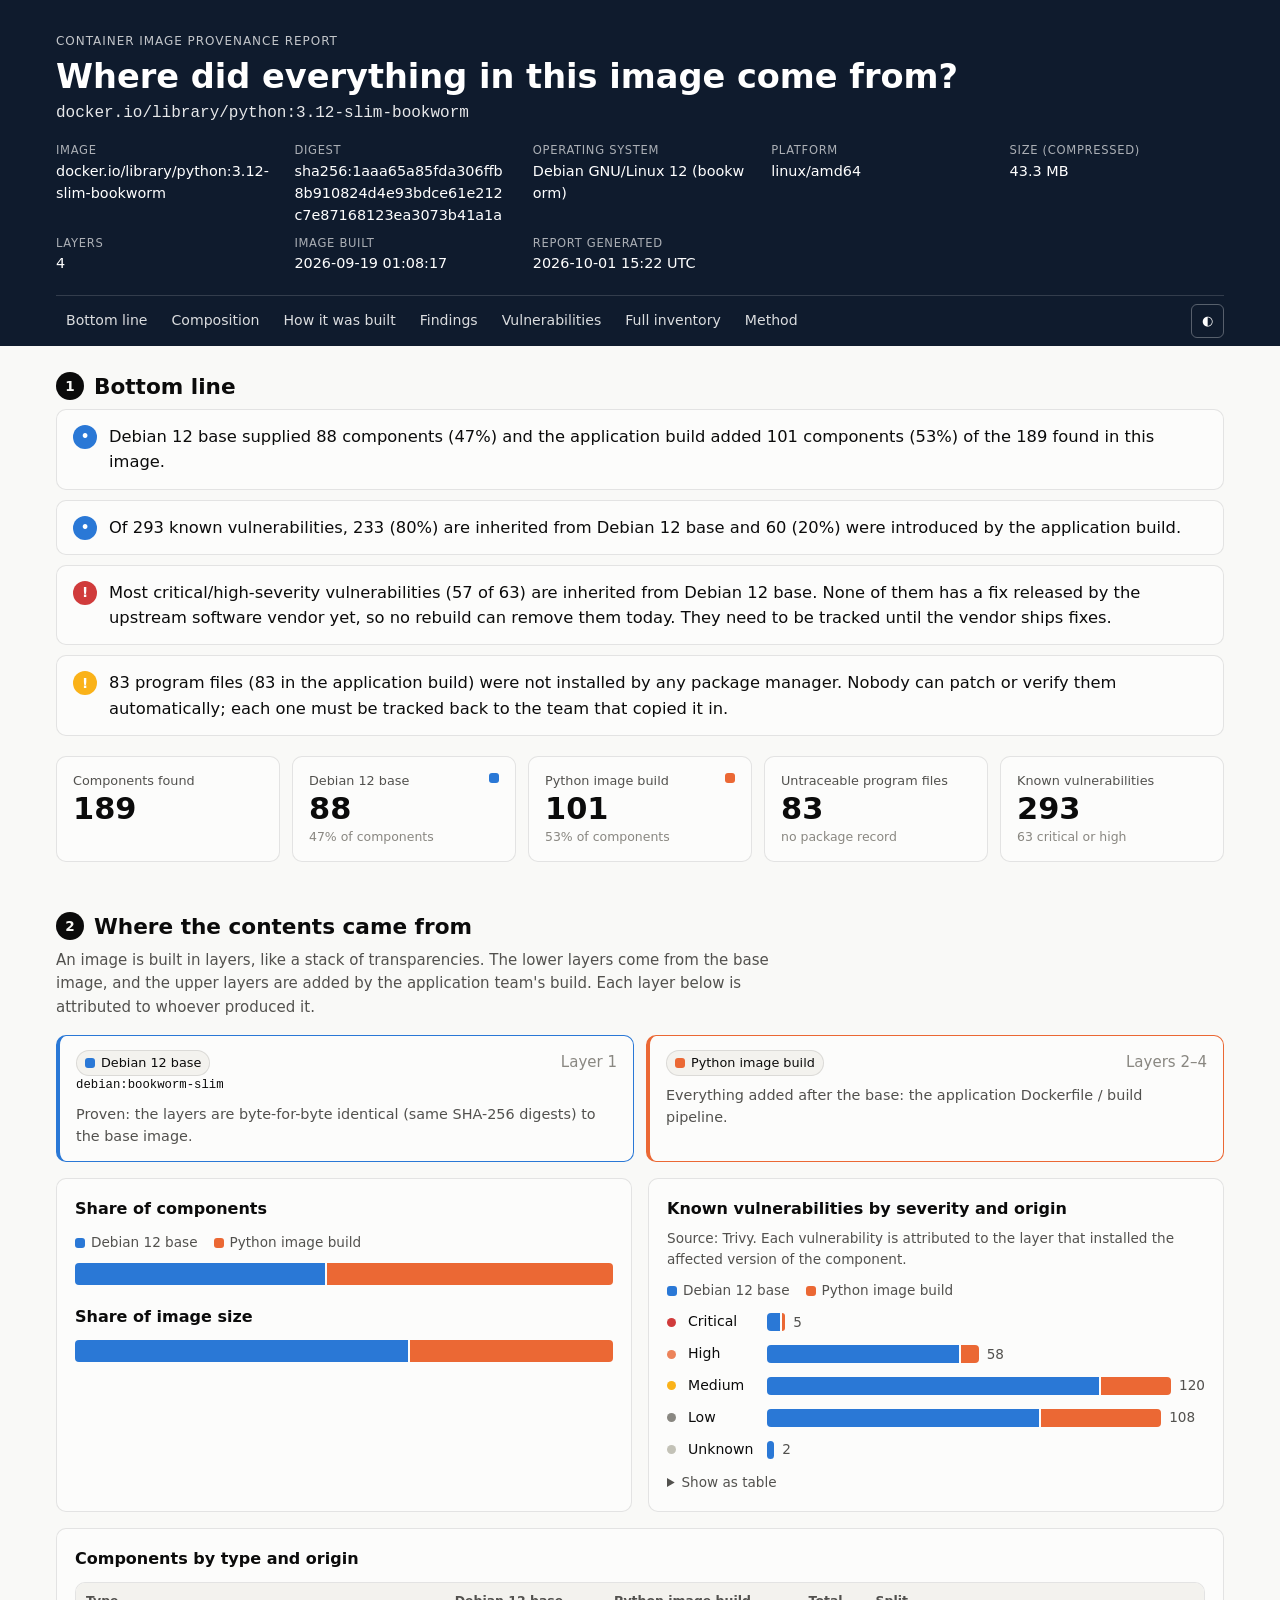
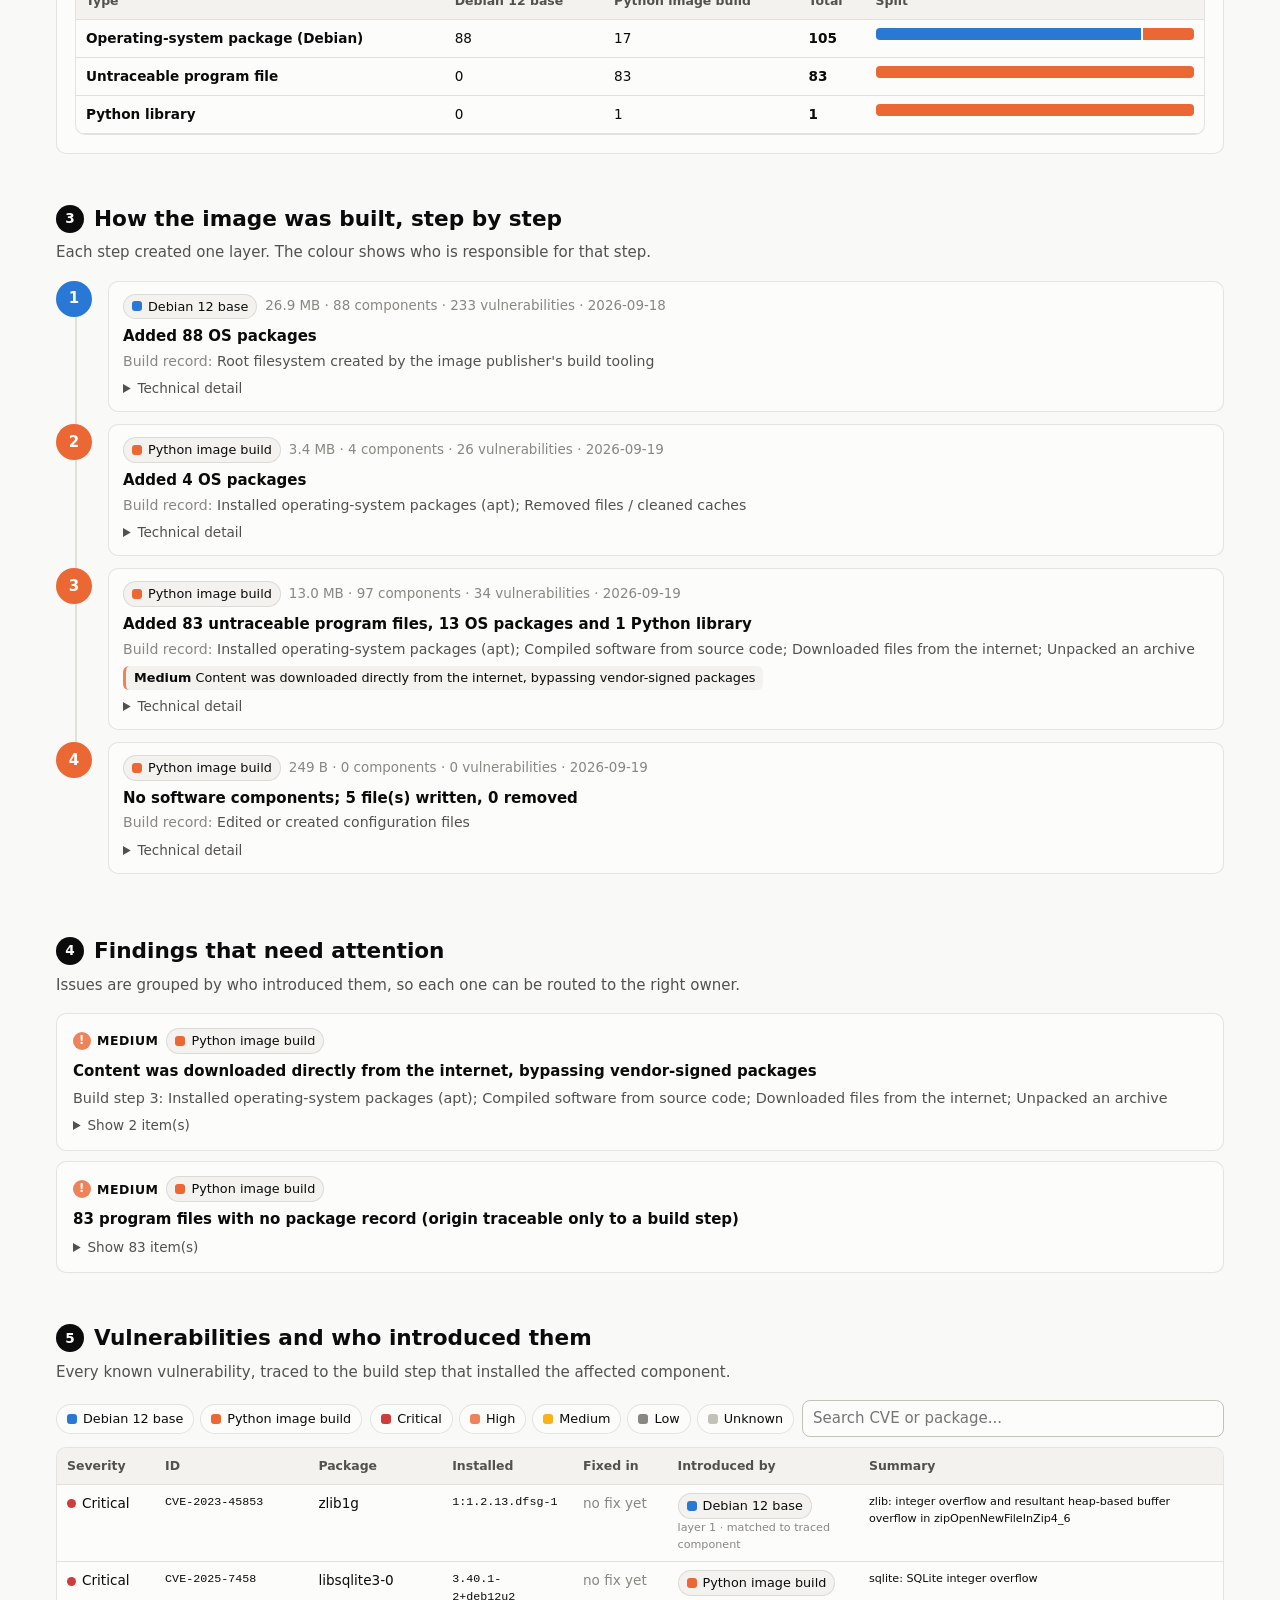
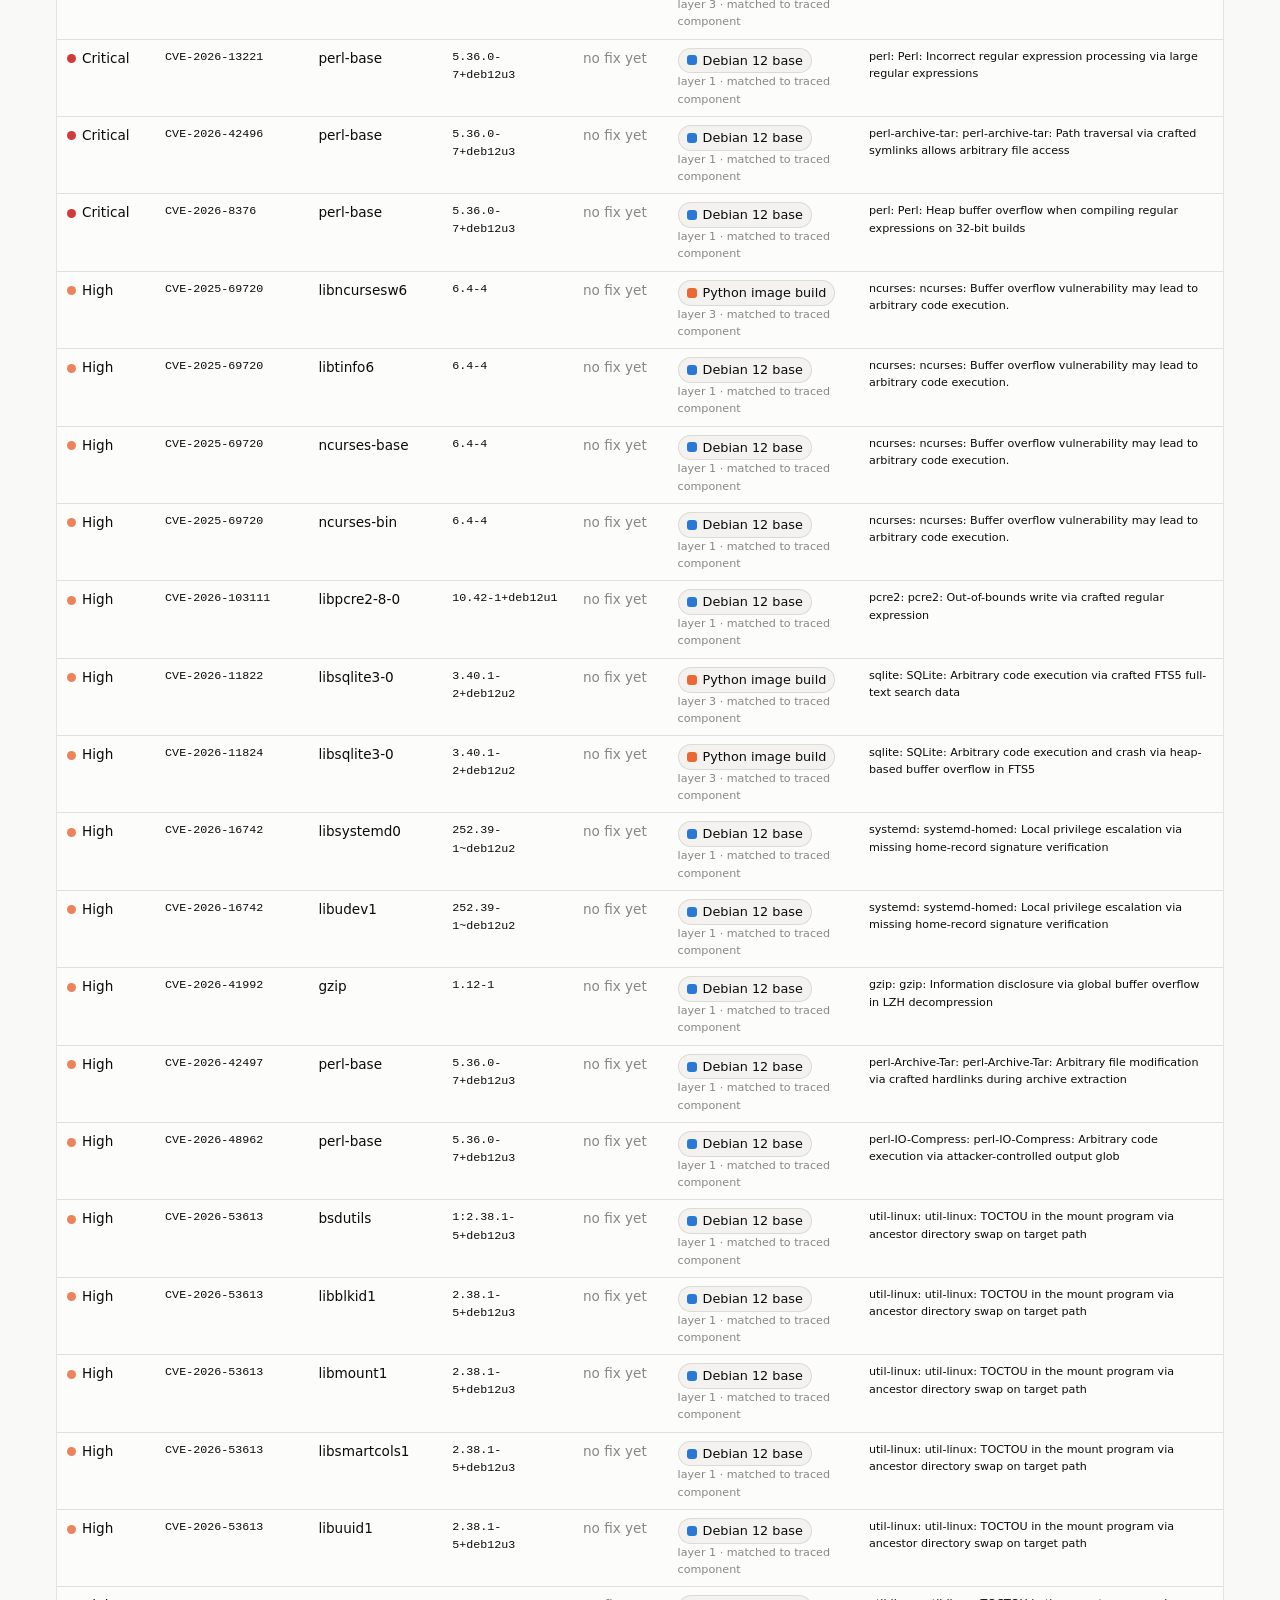
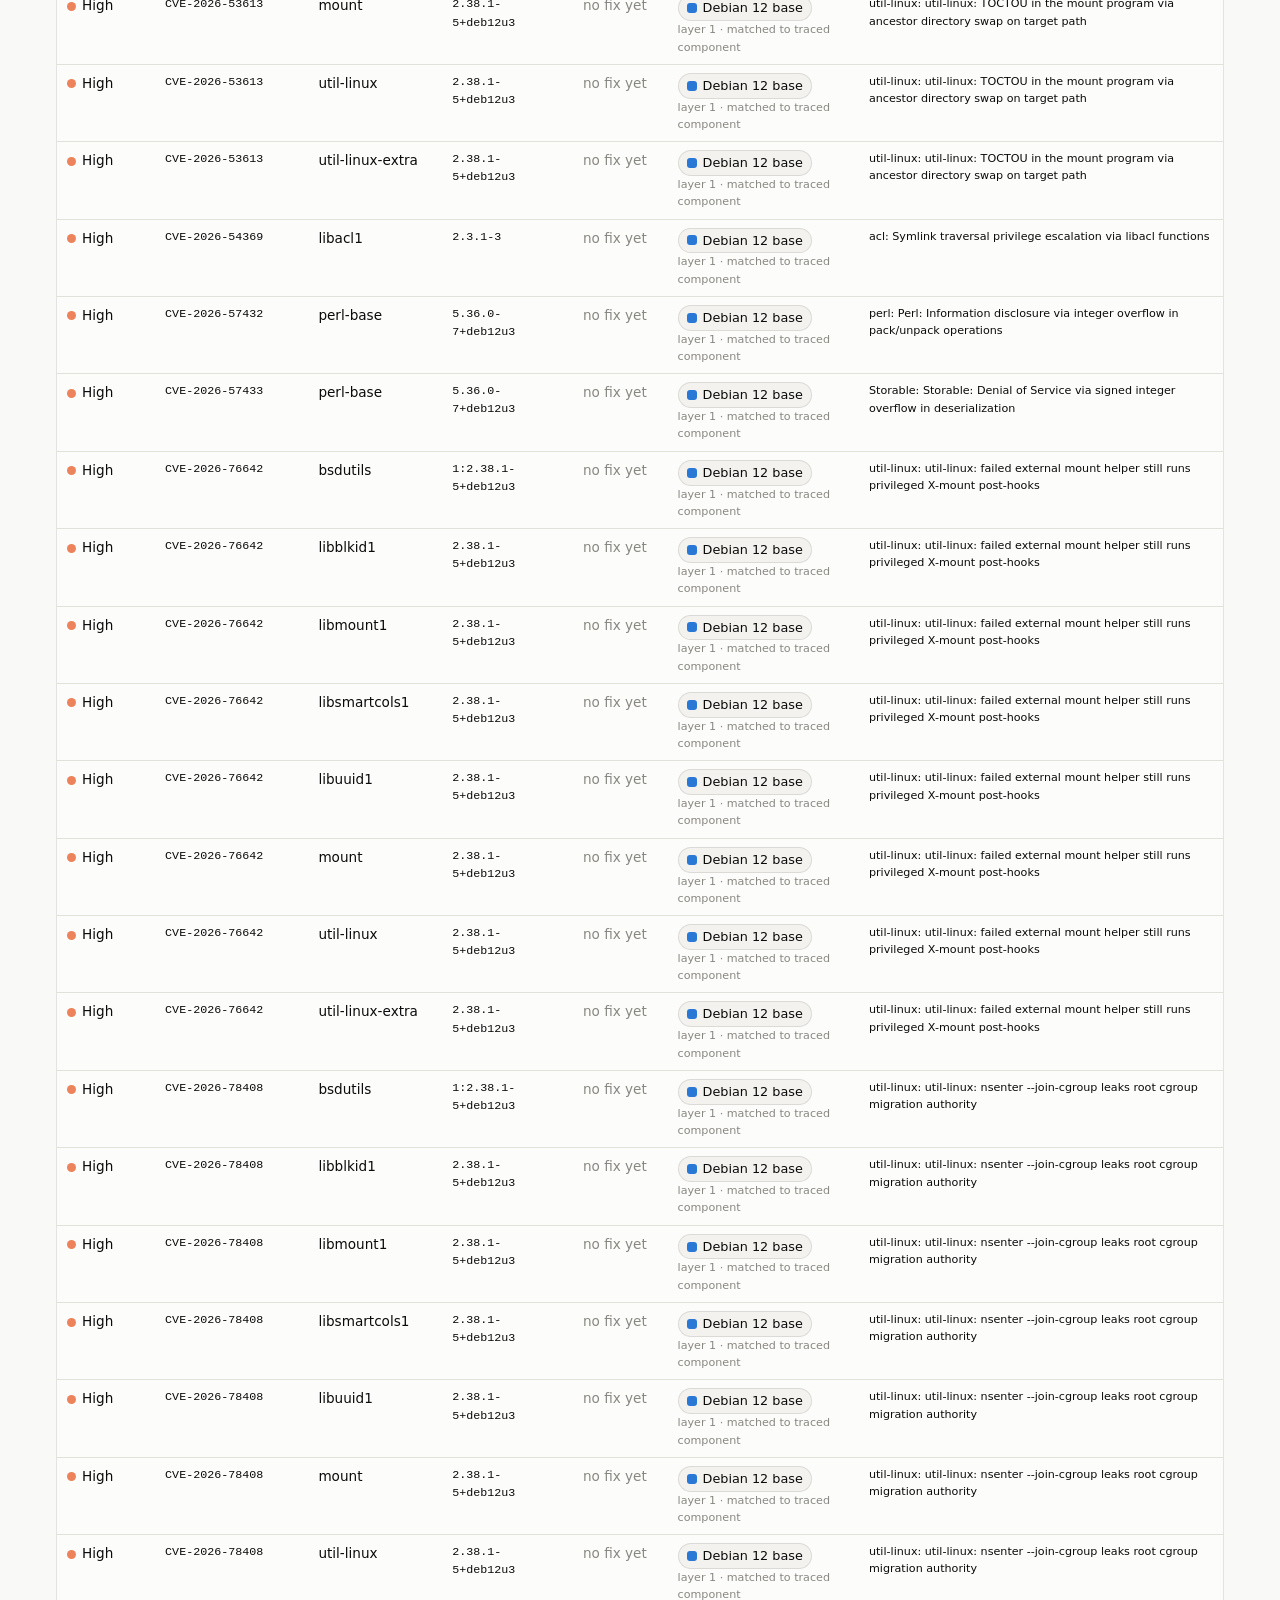
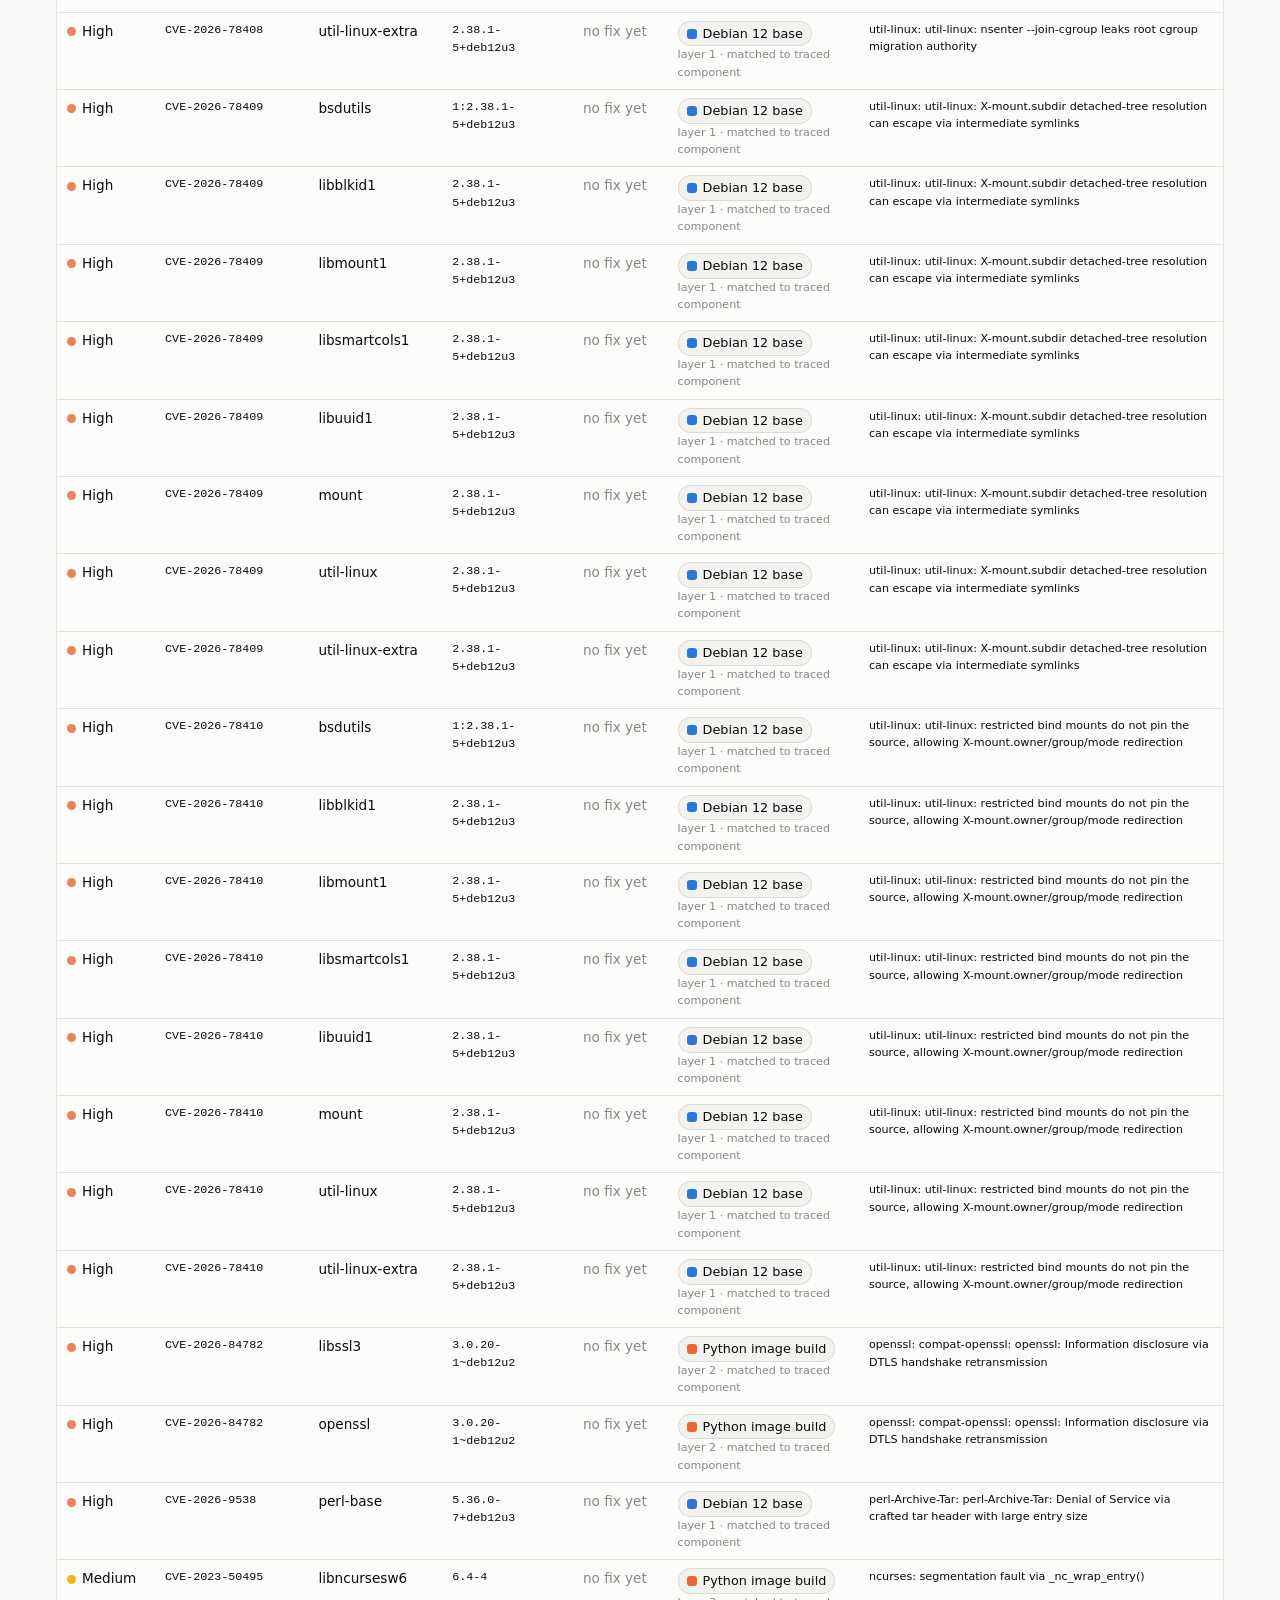
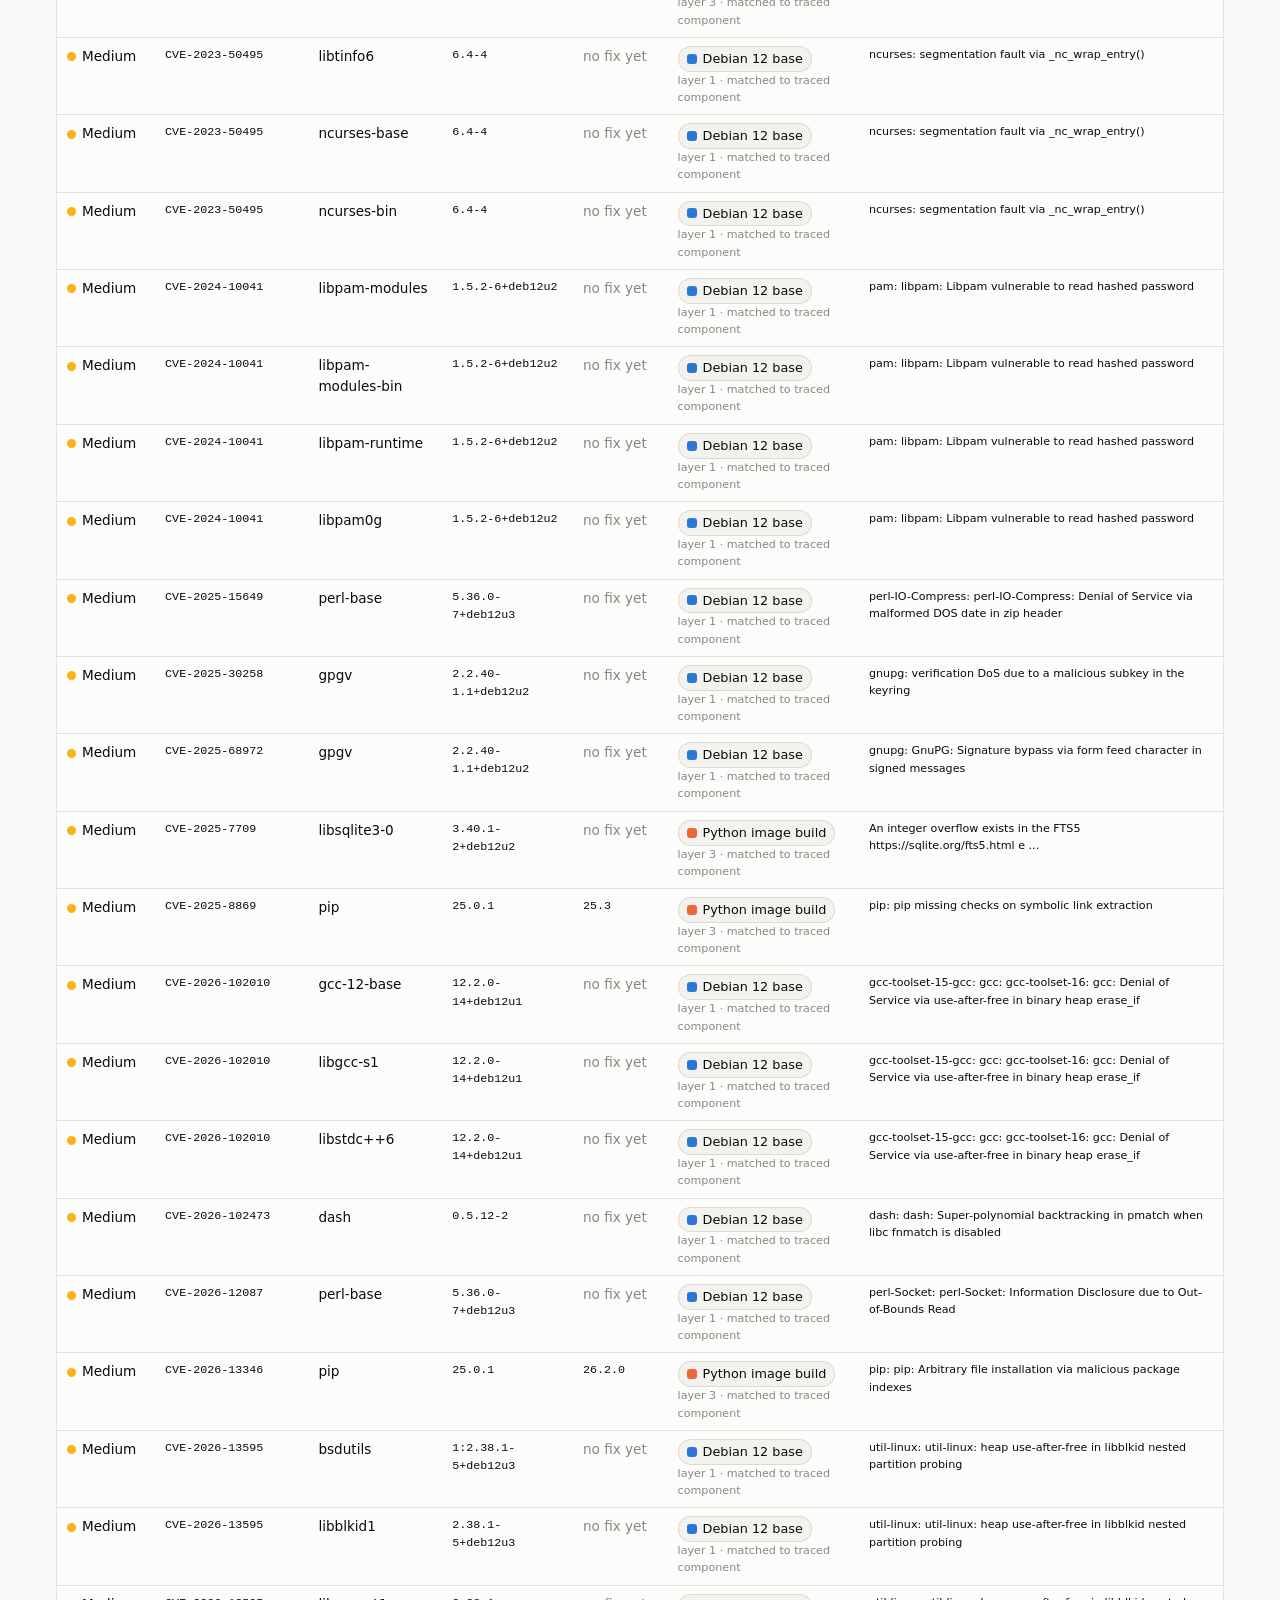
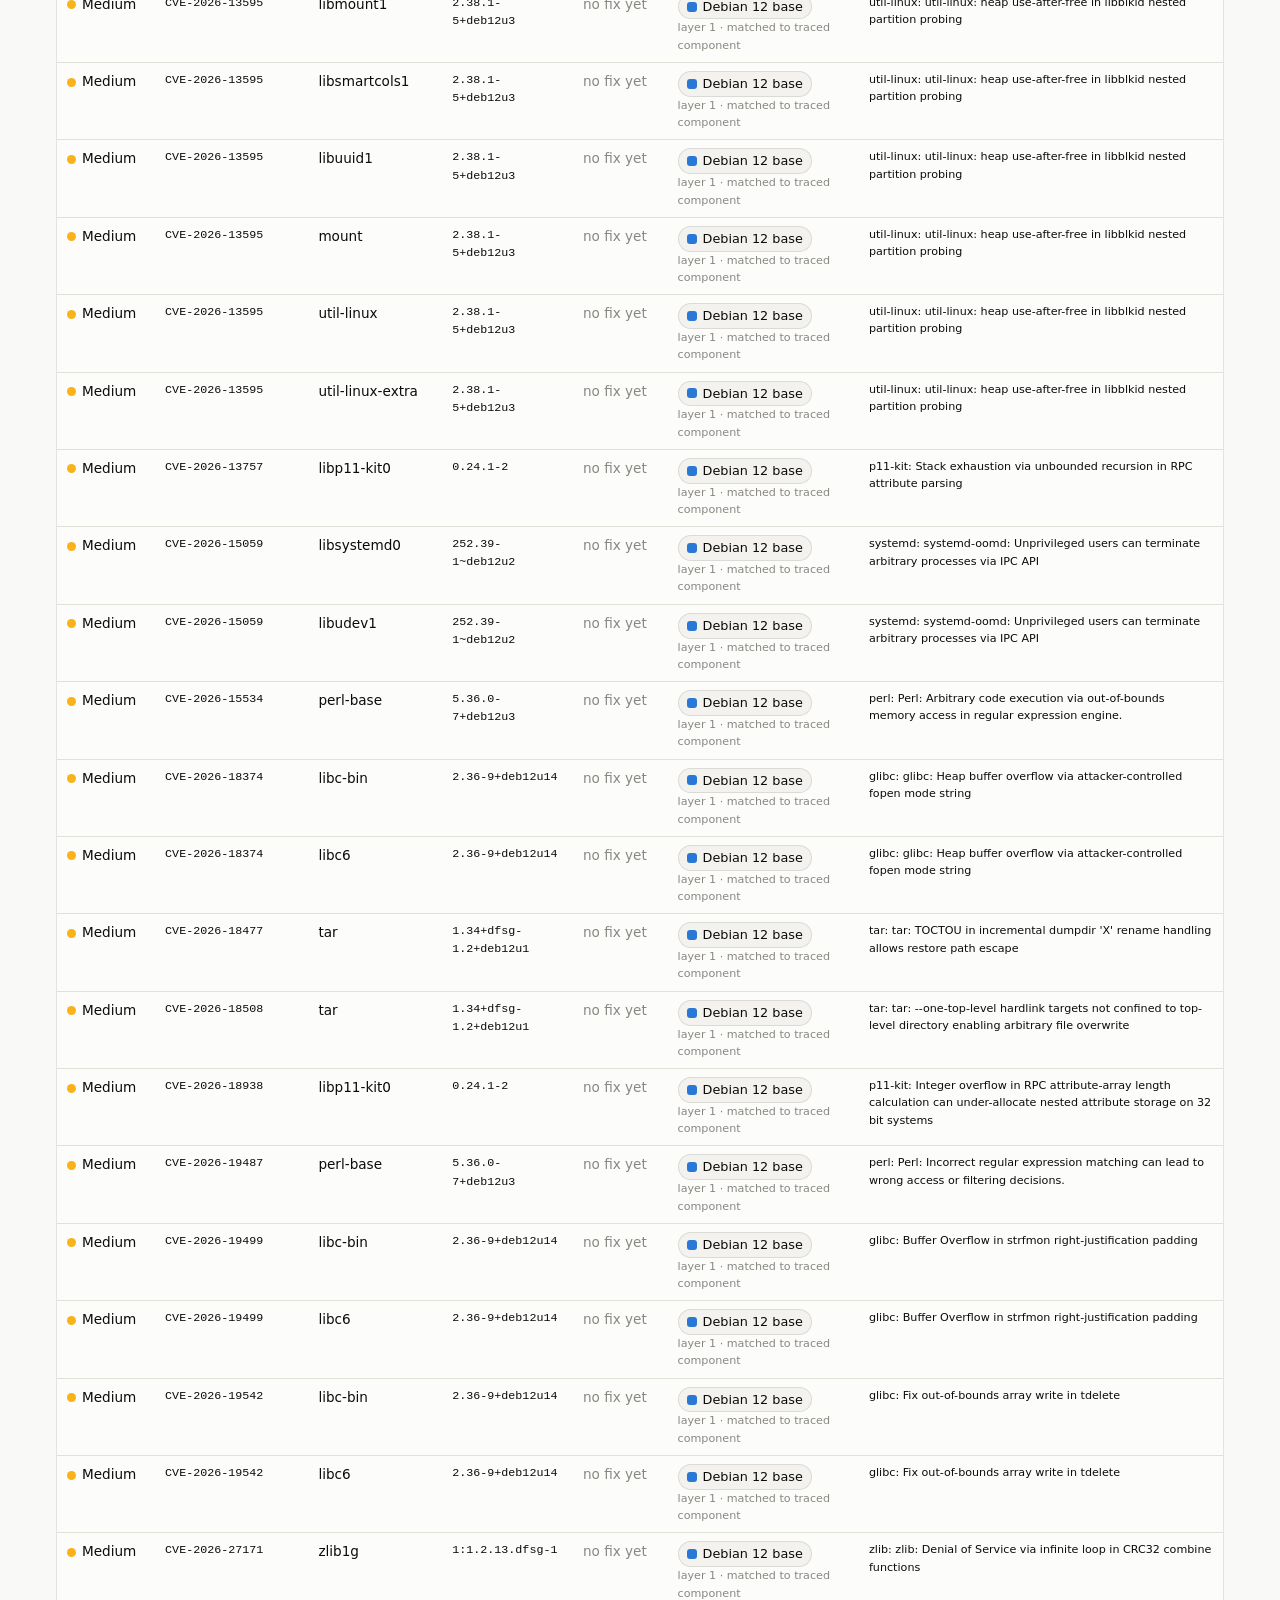
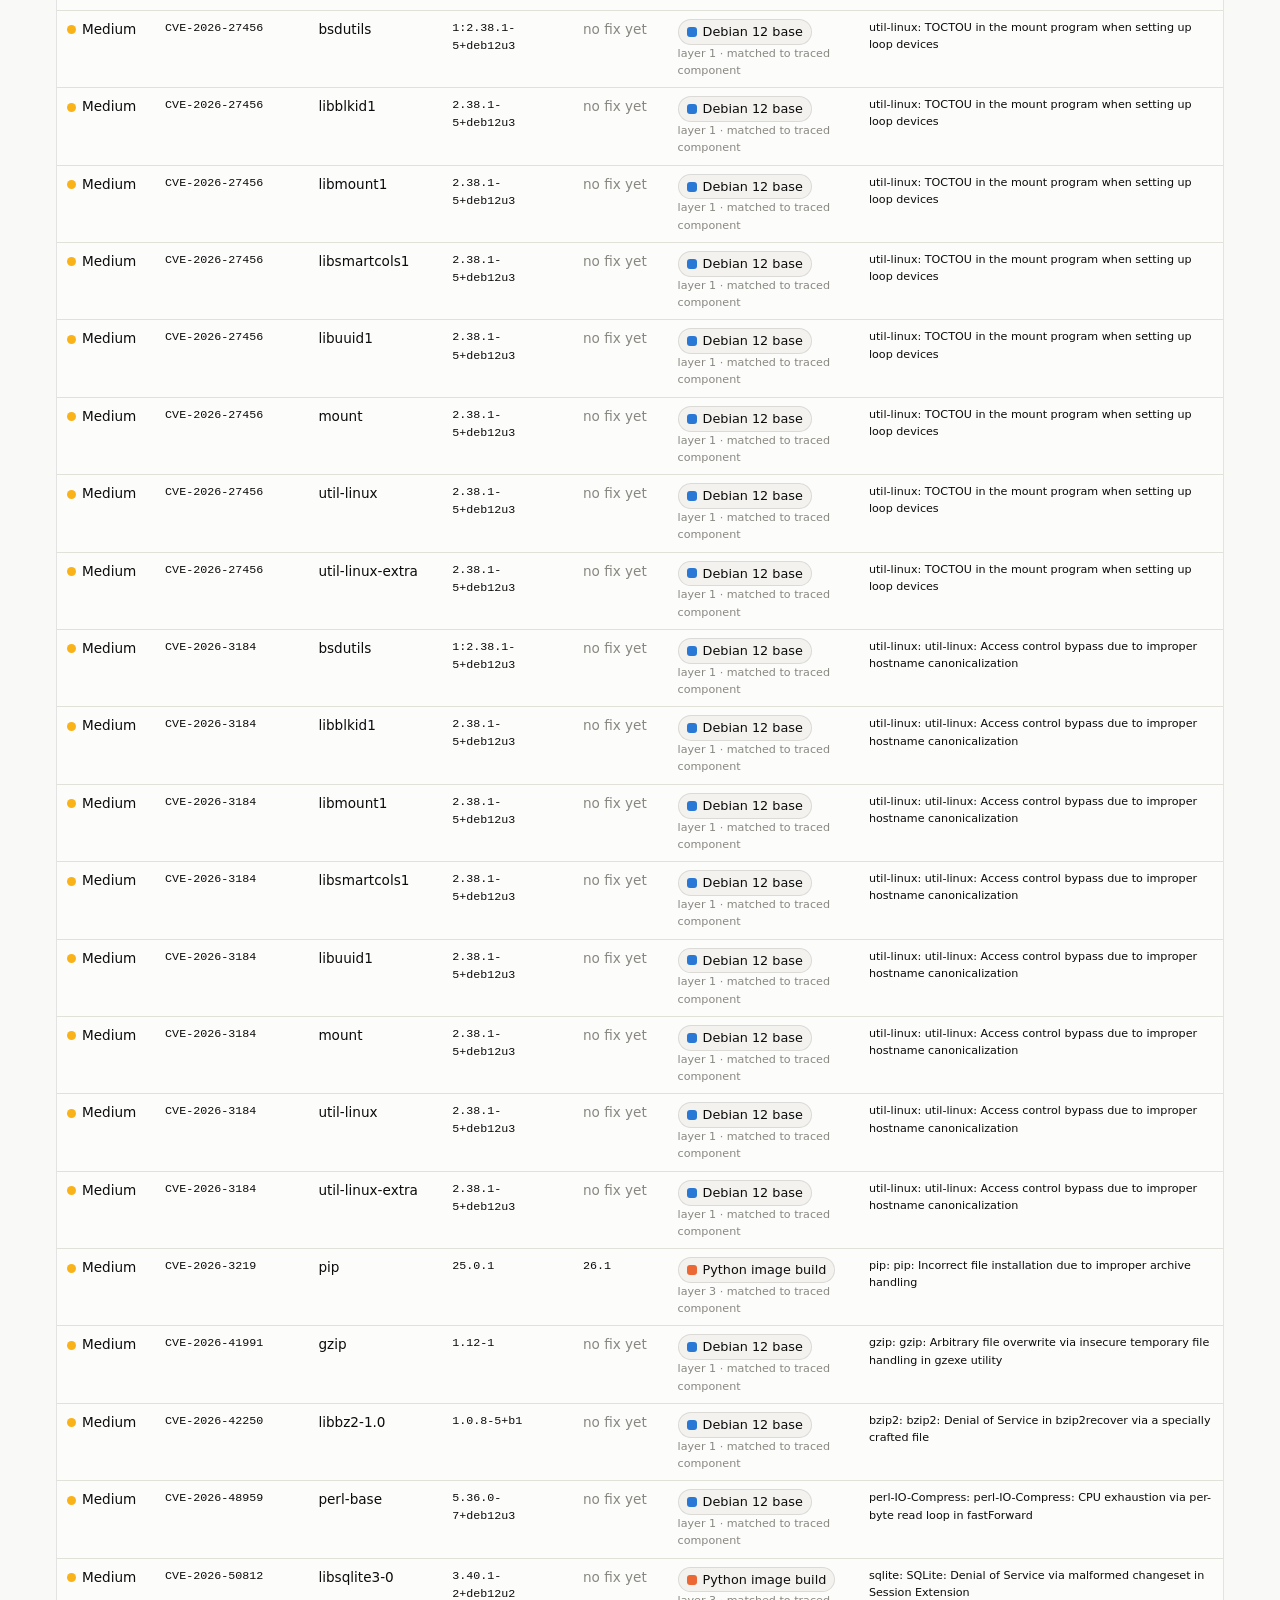
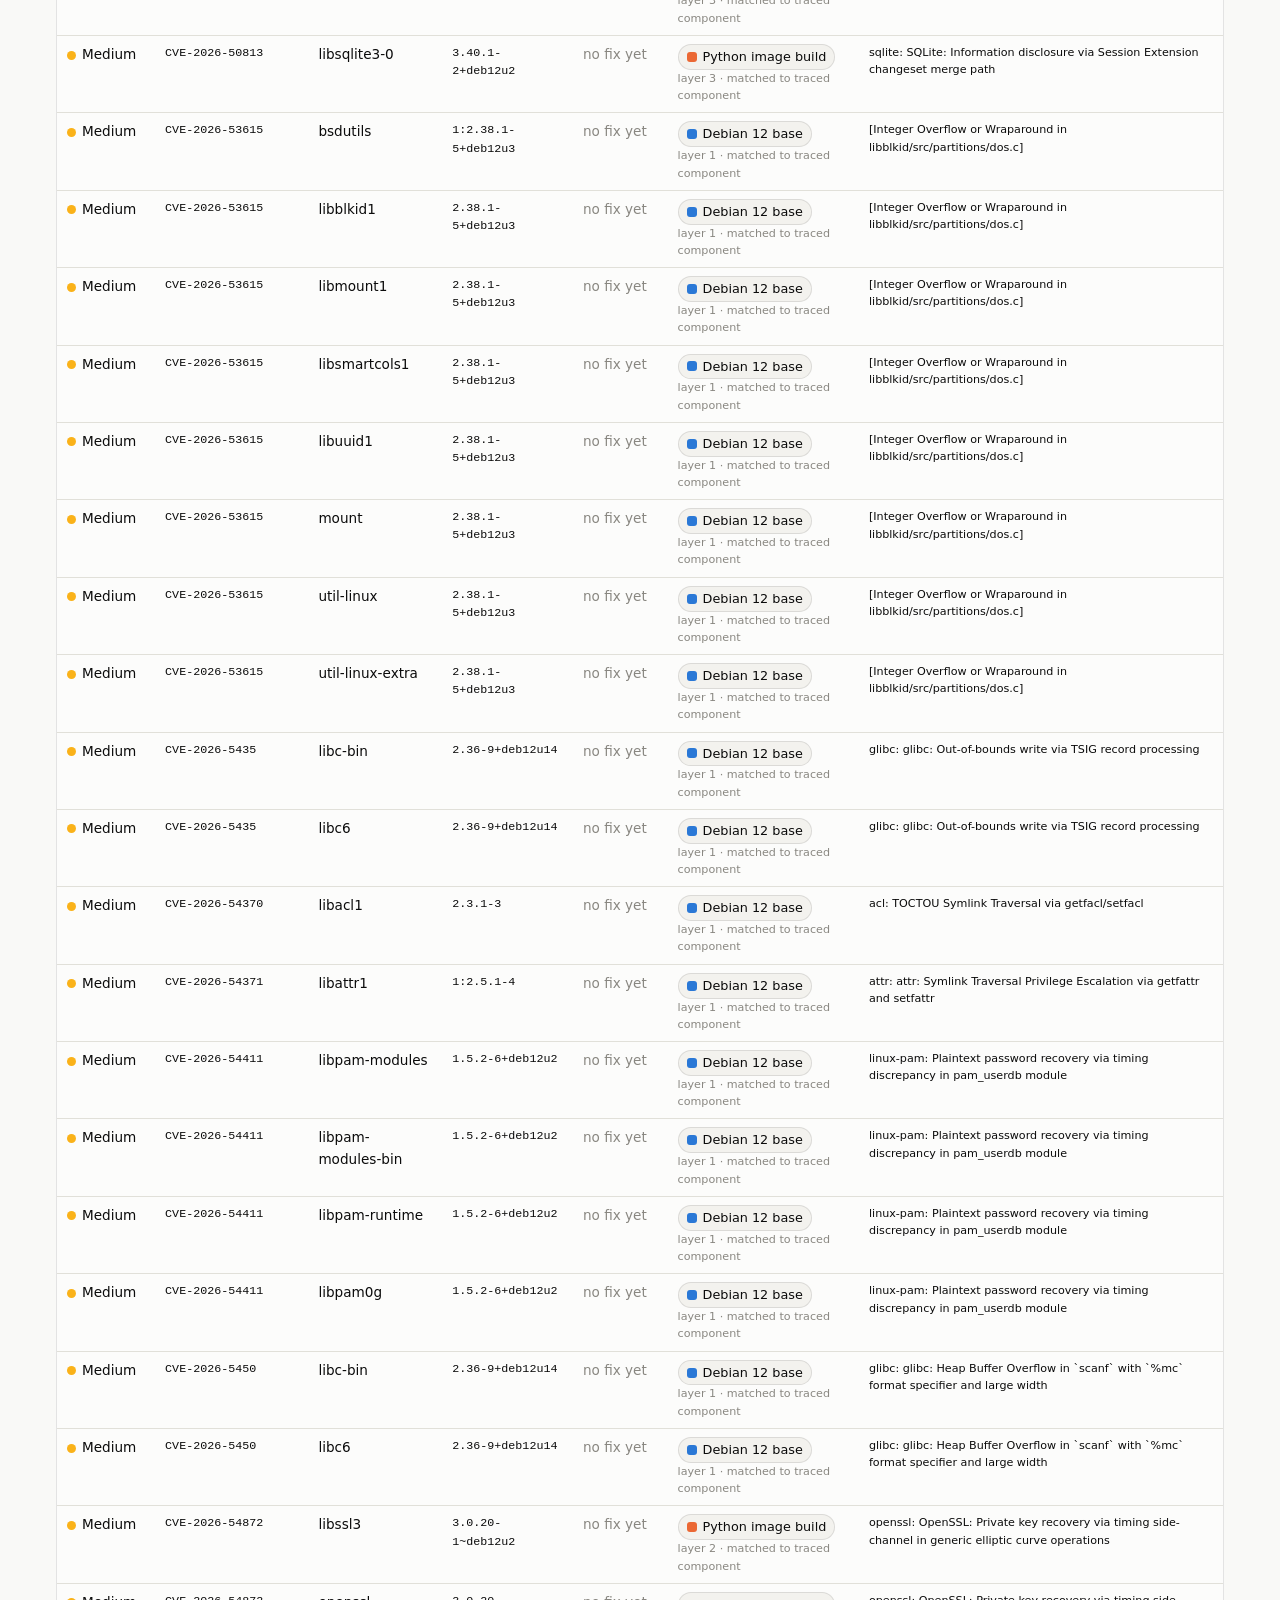
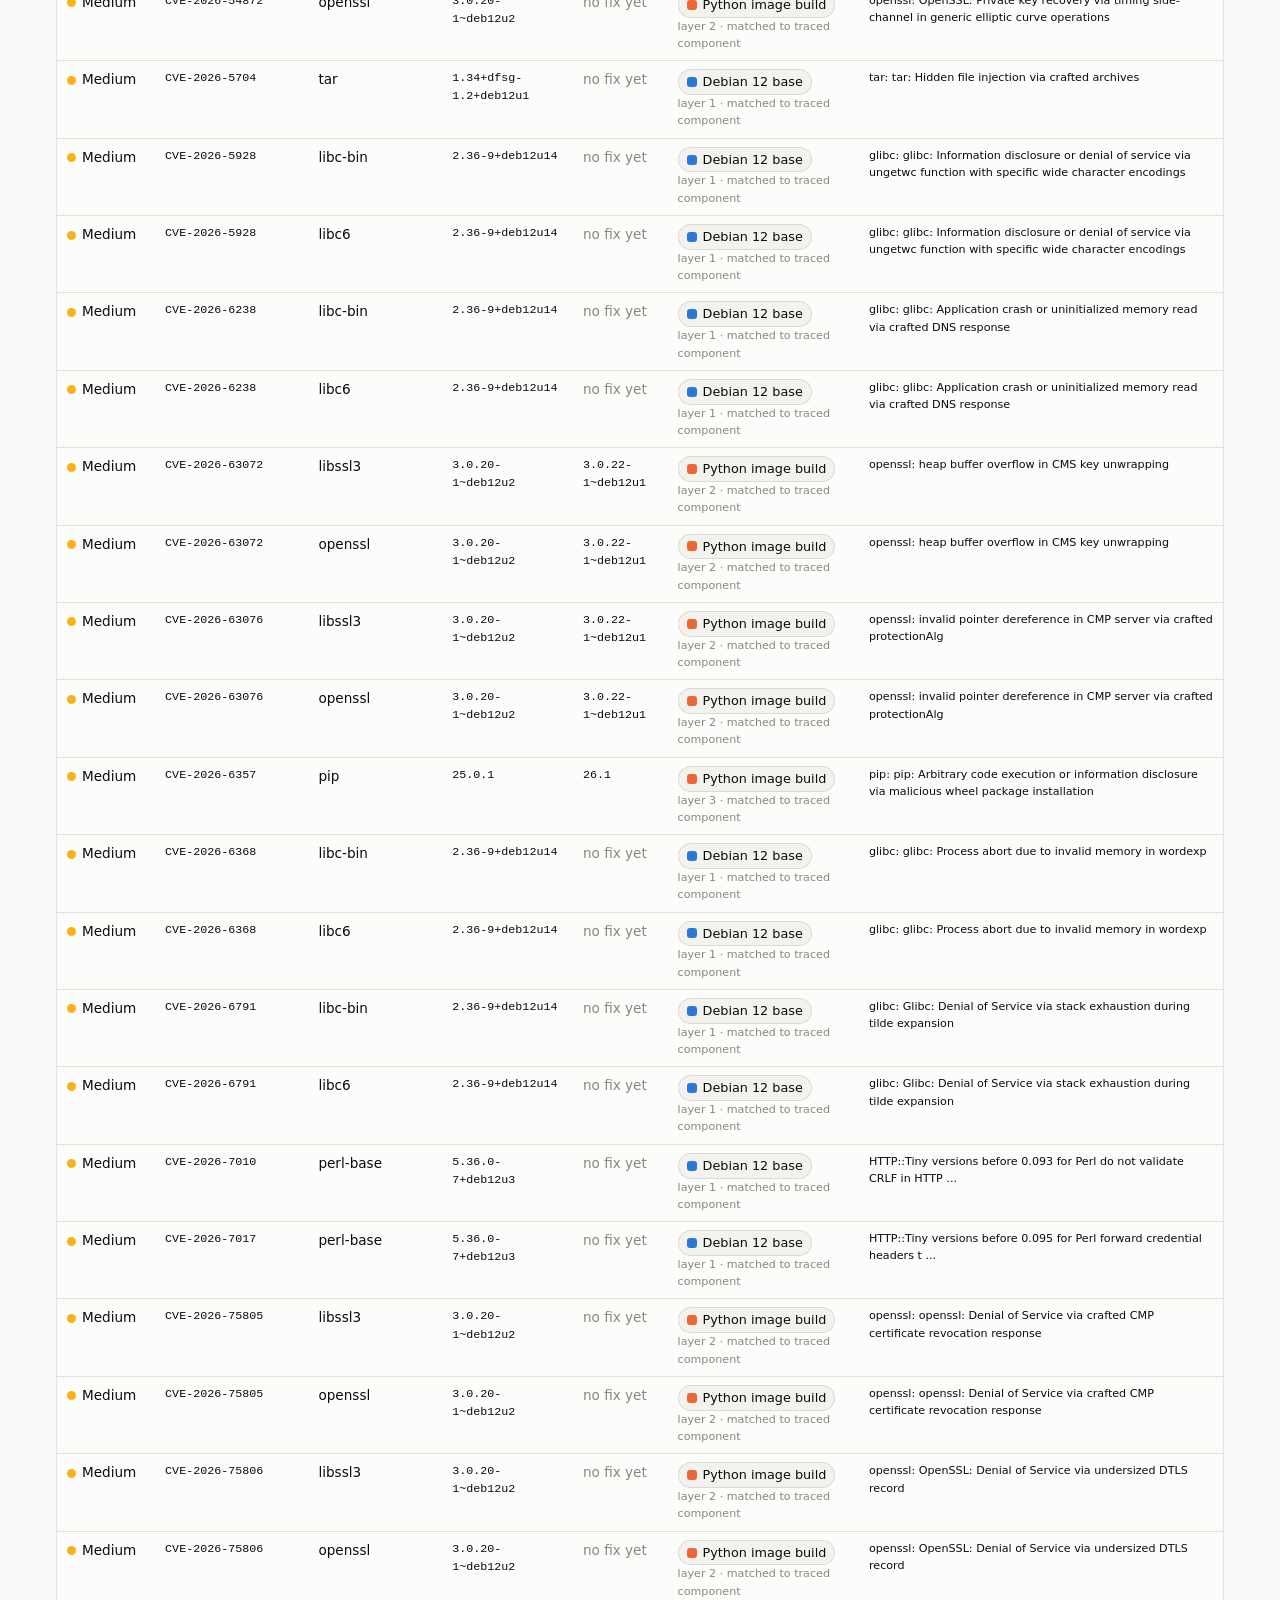
<file: examples/provenance-python_3.12-slim-bookworm.html>
<!doctype html>
<html lang="en"><head><meta charset="utf-8"><meta name="viewport" content="width=device-width, initial-scale=1">
<title>Provenance report: docker.io/library/python:3.12-slim-bookworm</title>
<style>
:root{color-scheme:light;--page:#f9f9f7;--surface:#fcfcfb;--surface-2:#f3f2ee;--ink:#0b0b0b;--ink-2:#52514e;--muted:#898781;
--gridline:#e1e0d9;--gridline-strong:#c3c2b7;--border:rgba(11,11,11,.10);
--series-1:#2a78d6;--series-2:#eb6834;--series-3:#1baf7a;--series-5:#e87ba4;--series-7:#4a3aa7;
--st-good:#0ca30c;--st-warning:#fab219;--st-serious:#ec835a;--st-critical:#d03b3b;--hero:#0f1b2d;--hero-ink:#fff}
@media (prefers-color-scheme:dark){:root:not([data-theme="light"]){color-scheme:dark;--page:#0d0d0d;--surface:#1a1a19;--surface-2:#232321;
--ink:#fff;--ink-2:#c3c2b7;--gridline:#2c2c2a;--gridline-strong:#383835;--border:rgba(255,255,255,.10);
--series-1:#3987e5;--series-2:#d95926;--series-3:#199e70;--series-5:#d55181;--series-7:#9085e9;--hero:#111a28}}
:root[data-theme="dark"]{color-scheme:dark;--page:#0d0d0d;--surface:#1a1a19;--surface-2:#232321;--ink:#fff;--ink-2:#c3c2b7;
--gridline:#2c2c2a;--gridline-strong:#383835;--border:rgba(255,255,255,.10);--series-1:#3987e5;--series-2:#d95926;
--series-3:#199e70;--series-5:#d55181;--series-7:#9085e9;--hero:#111a28}
*{box-sizing:border-box}
body{margin:0;background:var(--page);color:var(--ink);font:15px/1.55 system-ui,-apple-system,"Segoe UI",sans-serif}
.wrap{max-width:1200px;margin:0 auto;padding:0 16px}
.mono{font-family:ui-monospace,SFMono-Regular,Consolas,monospace;font-size:.86em;overflow-wrap:break-word}
.nw{white-space:nowrap}.meta dd,.kv dd{overflow-wrap:anywhere}
.muted{color:var(--muted)}.small{font-size:.82em}.mt{margin-top:20px}
.hero{background:var(--hero);color:var(--hero-ink);padding:32px 0 0;margin-bottom:24px}
.eyebrow{text-transform:uppercase;letter-spacing:.08em;font-size:.75rem;opacity:.75}
.hero h1{margin:6px 0 4px;font-size:clamp(1.5rem,3vw,2.1rem);line-height:1.2}
.imgname{font-size:1rem;opacity:.9;margin-bottom:16px}
.meta{display:grid;grid-template-columns:repeat(auto-fit,minmax(200px,1fr));gap:8px 24px;margin:0 0 20px}
.meta dt{font-size:.72rem;text-transform:uppercase;letter-spacing:.06em;opacity:.65}.meta dd{margin:0;font-size:.9rem;word-break:break-all}
.toc{display:flex;flex-wrap:wrap;gap:4px;border-top:1px solid rgba(255,255,255,.15);padding:8px 0}
.toc a{color:var(--hero-ink);opacity:.85;text-decoration:none;padding:6px 10px;border-radius:6px;font-size:.88rem}
.toc a:hover{background:rgba(255,255,255,.1);opacity:1}
#theme{margin-left:auto;background:none;border:1px solid rgba(255,255,255,.3);color:var(--hero-ink);border-radius:6px;cursor:pointer;padding:4px 10px}
section{margin:0 0 48px}
h2{font-size:1.35rem;margin:0 0 6px;display:flex;align-items:center;gap:10px}
.num-h{display:inline-grid;place-items:center;width:28px;height:28px;border-radius:50%;background:var(--ink);color:var(--page);font-size:.85rem}
h3{font-size:1rem;margin:0 0 10px}
.lead{color:var(--ink-2);max-width:75ch;margin:0 0 16px}
.card{background:var(--surface);border:1px solid var(--border);border-radius:10px;padding:18px;margin-bottom:16px;min-width:0}
.sub{color:var(--ink-2);font-size:.85rem;margin:-4px 0 10px}
.grid2{display:grid;grid-template-columns:repeat(auto-fit,minmax(min(100%,440px),1fr));gap:16px}
.takeaways{list-style:none;padding:0;margin:0 0 20px;display:grid;gap:10px}
.tk{display:flex;gap:12px;align-items:flex-start;background:var(--surface);border:1px solid var(--border);border-radius:10px;padding:14px 16px;font-size:1.02rem}
.tk-ic{flex:none;width:24px;height:24px;border-radius:50%;color:#fff;display:grid;place-items:center;font-weight:700;font-size:.85rem;margin-top:1px}
.tiles{display:grid;grid-template-columns:repeat(auto-fit,minmax(170px,1fr));gap:12px}
.tile{background:var(--surface);border:1px solid var(--border);border-radius:10px;padding:14px 16px;position:relative}
.tile .sw{position:absolute;top:16px;right:16px}
.tile-label{font-size:.8rem;color:var(--ink-2);padding-right:18px}.tile-val{font-size:1.9rem;font-weight:650;line-height:1.2}
.tile-sub{font-size:.78rem;color:var(--muted)}
.sw{display:inline-block;width:10px;height:10px;border-radius:3px;flex:none}
.badge{display:inline-flex;align-items:center;gap:6px;font-size:.8rem;padding:2px 8px;border-radius:999px;background:var(--surface-2);border:1px solid var(--border);white-space:nowrap}
.legend{display:flex;flex-wrap:wrap;gap:6px 16px;margin-bottom:10px;font-size:.85rem;color:var(--ink-2)}
.lg{display:inline-flex;align-items:center;gap:6px}
.bar{display:flex;gap:2px;height:22px;width:100%}
.bar .seg{min-width:3px;height:100%}
.bar .seg:first-child{border-radius:4px 0 0 4px}.bar .seg:last-child{border-radius:0 4px 4px 0}.bar .seg:only-child{border-radius:4px}
.bar.empty{color:var(--muted);font-size:.85rem}
.barcell{min-width:140px;width:30%}.barcell .bar{height:12px}
.vchart{display:grid;gap:10px}.vrow{display:grid;grid-template-columns:90px 1fr;align-items:center;gap:10px}
.vlab{display:flex;align-items:center;gap:6px;font-size:.88rem}.vtrack{display:flex;align-items:center;gap:8px}
.vtrack .bar{height:18px}.vnum{font-variant-numeric:tabular-nums;font-size:.85rem;color:var(--ink-2)}
.sevdot{display:inline-block;width:9px;height:9px;border-radius:50%;margin-right:6px;vertical-align:middle}
.tableview{margin-top:12px}
.ocards{display:grid;grid-template-columns:repeat(auto-fit,minmax(min(100%,300px),1fr));gap:12px;margin-bottom:16px}
.ocard{background:var(--surface);border:1px solid var(--border);border-left:4px solid;border-radius:10px;padding:14px 16px}
.ocard p{margin:8px 0 0;color:var(--ink-2);font-size:.9rem}.ocard .note{color:var(--ink)}
.ocard-h{display:flex;justify-content:space-between;gap:8px;flex-wrap:wrap;align-items:center}
.timeline{list-style:none;padding:0;margin:0}
.step{display:grid;grid-template-columns:40px 1fr;gap:12px;position:relative;padding-bottom:12px}
.step:before{content:"";position:absolute;left:19px;top:34px;bottom:0;width:2px;background:var(--gridline)}
.step:last-child:before{display:none}
.step-n{width:36px;height:36px;border-radius:50%;background:var(--oc);color:#fff;display:grid;place-items:center;font-weight:650;z-index:1}
.step-body{background:var(--surface);border:1px solid var(--border);border-radius:10px;padding:12px 14px;min-width:0}
.step-top{display:flex;flex-wrap:wrap;gap:8px;align-items:center;font-size:.84rem}
.step-sum{font-weight:550;margin:6px 0 2px}.step-rec{font-size:.88rem;color:var(--ink-2)}
.flags{display:flex;flex-wrap:wrap;gap:6px;margin-top:6px}
.flag{display:inline-block;font-size:.8rem;padding:2px 8px;border-radius:6px;border-left:3px solid var(--fc);background:var(--surface-2)}
.flag.sm{font-size:.75rem;margin:0 4px 4px 0}
details summary{cursor:pointer;color:var(--ink-2);font-size:.85rem;margin-top:6px}
pre{white-space:pre-wrap;word-break:break-all;background:var(--surface-2);padding:8px;border-radius:6px;font-size:.8rem;margin:0;max-height:300px;overflow:auto}
.kv{display:grid;grid-template-columns:130px 1fr;gap:6px 12px;font-size:.85rem;margin:8px 0 0}.kv dt{color:var(--muted)}.kv dd{margin:0;min-width:0}
.kv ul{margin:0;padding-left:18px}
.findings{display:grid;gap:10px}
.finding{background:var(--surface);border:1px solid var(--border);border-radius:10px;padding:14px 16px}
.f-head{display:flex;gap:8px;align-items:center;flex-wrap:wrap}
.sev{display:inline-flex;align-items:center;gap:6px;font-size:.78rem;font-weight:650;text-transform:uppercase;letter-spacing:.04em}
.sev-ic{width:18px;height:18px;border-radius:50%;background:var(--fc);color:#fff;display:grid;place-items:center;font-size:.72rem}
.f-title{font-weight:600;margin-top:6px}.f-detail{margin:4px 0 0;color:var(--ink-2);font-size:.9rem}
.items{max-height:280px;overflow:auto;font-size:.82rem;margin:6px 0 0;padding-left:18px}
.controls{display:flex;flex-wrap:wrap;gap:8px;align-items:center;margin-bottom:10px}
.chips{display:flex;flex-wrap:wrap;gap:6px}
.chip{display:inline-flex;align-items:center;gap:6px;font:inherit;font-size:.8rem;padding:4px 10px;border-radius:999px;border:1px solid var(--border);background:var(--surface);color:var(--ink);cursor:pointer}
.chip[aria-pressed="true"]{background:var(--ink);color:var(--page)}
input[type=search]{font:inherit;padding:6px 10px;border-radius:8px;border:1px solid var(--gridline-strong);background:var(--surface);color:var(--ink);min-width:min(260px,100%);flex:1}
.tablewrap{overflow-x:auto;background:var(--surface);border:1px solid var(--border);border-radius:10px}
table.data{border-collapse:collapse;width:100%;font-size:.85rem}
table.data th,table.data td{text-align:left;padding:8px 10px;border-bottom:1px solid var(--gridline);vertical-align:top}
table.data thead th{position:sticky;top:0;background:var(--surface-2);font-weight:600;font-size:.78rem;color:var(--ink-2)}
td.num,th.num{text-align:right;font-variant-numeric:tabular-nums}
.ev{margin:4px 0 0;padding-left:16px;font-size:.78rem;color:var(--ink-2);word-break:break-all}
.method li,.gloss dd{color:var(--ink-2)}.method li{margin-bottom:8px}.gloss dt{font-weight:600}.gloss dd{margin:0 0 10px}
.notes li{margin-bottom:6px}
footer{padding:24px 16px 40px}
#tip{position:fixed;pointer-events:none;background:var(--ink);color:var(--page);font-size:.8rem;padding:4px 8px;border-radius:6px;opacity:0;transition:opacity .1s;z-index:10;max-width:280px}
[hidden]{display:none!important}
@media (max-width:640px){.kv{grid-template-columns:1fr}.vrow{grid-template-columns:70px 1fr}}
@media print{body{background:#fff;font-size:11px}.hero{background:#fff;color:#000;--hero-ink:#000}.toc,.controls,#tip{display:none}
details{display:block}details>*{display:block}section{break-inside:auto}.finding,.step,.tk,.card{break-inside:avoid}
.tablewrap{overflow:visible}table.data thead th{position:static}}
</style></head>
<body>
<div id="tip" role="tooltip"></div>
<header class="hero">
  <div class="wrap">
    <div class="eyebrow">Container image provenance report</div>
    <h1>Where did everything in this image come from?</h1>
    <div class="imgname mono">docker.io/library/python:3.12-slim-bookworm</div>
    <dl class="meta"><div><dt>Image</dt><dd>docker.io/library/python:3.12-slim-bookworm</dd></div><div><dt>Digest</dt><dd>sha256:1aaa65a85fda306ffb8b910824d4e93bdce61e212c7e87168123ea3073b41a1a</dd></div><div><dt>Operating system</dt><dd>Debian GNU/Linux 12 (bookworm)</dd></div><div><dt>Platform</dt><dd>linux/amd64</dd></div><div><dt>Size (compressed)</dt><dd>43.3 MB</dd></div><div><dt>Layers</dt><dd>4</dd></div><div><dt>Image built</dt><dd>2026-09-19 01:08:17</dd></div><div><dt>Report generated</dt><dd>2026-10-01 15:22 UTC</dd></div></dl>
    <nav class="toc"><a href="#bottom-line">Bottom line</a><a href="#composition">Composition</a>
    <a href="#build">How it was built</a><a href="#findings">Findings</a><a href="#vulns">Vulnerabilities</a>
    <a href="#inventory">Full inventory</a><a href="#method">Method</a>
    <button type="button" id="theme" aria-label="Toggle dark mode">◐</button></nav>
  </div>
</header>
<main class="wrap">
<section id="bottom-line"><h2><span class="num-h">1</span>Bottom line</h2>
  <ul class="takeaways"><li class="tk"><span class="tk-ic" style="background:var(--series-1)" aria-label="Fact">•</span><span>Debian 12 base supplied 88 components (47%) and the application build added 101 components (53%) of the 189 found in this image.</span></li><li class="tk"><span class="tk-ic" style="background:var(--series-1)" aria-label="Fact">•</span><span>Of 293 known vulnerabilities, 233 (80%) are inherited from Debian 12 base and 60 (20%) were introduced by the application build.</span></li><li class="tk"><span class="tk-ic" style="background:var(--st-critical)" aria-label="Attention">!</span><span>Most critical/high-severity vulnerabilities (57 of 63) are inherited from Debian 12 base. None of them has a fix released by the upstream software vendor yet, so no rebuild can remove them today. They need to be tracked until the vendor ships fixes.</span></li><li class="tk"><span class="tk-ic" style="background:var(--st-warning)" aria-label="Caution">!</span><span>83 program files (83 in the application build) were not installed by any package manager. Nobody can patch or verify them automatically; each one must be tracked back to the team that copied it in.</span></li></ul>
  <div class="tiles"><div class="tile"><div class="tile-label">Components found</div><div class="tile-val">189</div><div class="tile-sub"></div></div><div class="tile"><span class=sw style=background:var(--series-1)></span><div class="tile-label">Debian 12 base</div><div class="tile-val">88</div><div class="tile-sub">47% of components</div></div><div class="tile"><span class=sw style=background:var(--series-2)></span><div class="tile-label">Python image build</div><div class="tile-val">101</div><div class="tile-sub">53% of components</div></div><div class="tile"><div class="tile-label">Untraceable program files</div><div class="tile-val">83</div><div class="tile-sub">no package record</div></div><div class="tile"><div class="tile-label">Known vulnerabilities</div><div class="tile-val">293</div><div class="tile-sub">63 critical or high</div></div></div>
</section>

<section id="composition"><h2><span class="num-h">2</span>Where the contents came from</h2>
  <p class="lead">An image is built in layers, like a stack of transparencies. The lower layers come from the base image,
  and the upper layers are added by the application team's build. Each layer below is attributed to whoever produced it.</p>
  <div class="ocards"><div class="ocard" style="border-color:var(--series-1)"><div class="ocard-h"><span class="badge"><span class="sw" style="background:var(--series-1)"></span>Debian 12 base</span><span class="muted">Layer 1</span></div><div class="mono small">debian:bookworm-slim</div><p>Proven: the layers are byte-for-byte identical (same SHA-256 digests) to the base image.</p></div><div class="ocard" style="border-color:var(--series-2)"><div class="ocard-h"><span class="badge"><span class="sw" style="background:var(--series-2)"></span>Python image build</span><span class="muted">Layers 2–4</span></div><p>Everything added after the base: the application Dockerfile / build pipeline.</p></div></div>
  <div class="grid2">
  <div class="card"><h3>Share of components</h3><div class="legend"><span class="lg"><span class="sw" style="background:var(--series-1)"></span>Debian 12 base</span><span class="lg"><span class="sw" style="background:var(--series-2)"></span>Python image build</span></div><div class="bar" role="img"><div class="seg" style="flex:88 1 0;background:var(--series-1)" data-tip="Debian 12 base: 88 components (47%)" aria-label="Debian 12 base: 88 components (47%)"></div><div class="seg" style="flex:101 1 0;background:var(--series-2)" data-tip="Python image build: 101 components (53%)" aria-label="Python image build: 101 components (53%)"></div></div>
  <h3 class="mt">Share of image size</h3><div class="bar" role="img"><div class="seg" style="flex:28238443 1 0;background:var(--series-1)" data-tip="Debian 12 base: 28,238,443 bytes (62%)" aria-label="Debian 12 base: 28,238,443 bytes (62%)"></div><div class="seg" style="flex:17205407 1 0;background:var(--series-2)" data-tip="Python image build: 17,205,407 bytes (38%)" aria-label="Python image build: 17,205,407 bytes (38%)"></div></div></div>
  
<div class="card">
  <h3>Known vulnerabilities by severity and origin</h3>
  <p class="sub">Source: Trivy. Each vulnerability is attributed to the layer that
  installed the affected version of the component.</p>
  <div class="legend"><span class="lg"><span class="sw" style="background:var(--series-1)"></span>Debian 12 base</span><span class="lg"><span class="sw" style="background:var(--series-2)"></span>Python image build</span></div>
  <div class="vchart"><div class="vrow"><div class="vlab"><span class="sevdot" style="background:var(--st-critical)"></span>Critical</div><div class="vtrack"><div class="bar" style="width:4.166666666666667%"><div class="seg" style="flex:4 1 0;background:var(--series-1)" data-tip="Debian 12 base: 4 critical"></div><div class="seg" style="flex:1 1 0;background:var(--series-2)" data-tip="Python image build: 1 critical"></div></div><span class="vnum">5</span></div></div><div class="vrow"><div class="vlab"><span class="sevdot" style="background:var(--st-serious)"></span>High</div><div class="vtrack"><div class="bar" style="width:48.333333333333336%"><div class="seg" style="flex:53 1 0;background:var(--series-1)" data-tip="Debian 12 base: 53 high"></div><div class="seg" style="flex:5 1 0;background:var(--series-2)" data-tip="Python image build: 5 high"></div></div><span class="vnum">58</span></div></div><div class="vrow"><div class="vlab"><span class="sevdot" style="background:var(--st-warning)"></span>Medium</div><div class="vtrack"><div class="bar" style="width:100.0%"><div class="seg" style="flex:99 1 0;background:var(--series-1)" data-tip="Debian 12 base: 99 medium"></div><div class="seg" style="flex:21 1 0;background:var(--series-2)" data-tip="Python image build: 21 medium"></div></div><span class="vnum">120</span></div></div><div class="vrow"><div class="vlab"><span class="sevdot" style="background:var(--muted)"></span>Low</div><div class="vtrack"><div class="bar" style="width:90.0%"><div class="seg" style="flex:75 1 0;background:var(--series-1)" data-tip="Debian 12 base: 75 low"></div><div class="seg" style="flex:33 1 0;background:var(--series-2)" data-tip="Python image build: 33 low"></div></div><span class="vnum">108</span></div></div><div class="vrow"><div class="vlab"><span class="sevdot" style="background:var(--gridline-strong)"></span>Unknown</div><div class="vtrack"><div class="bar" style="width:1.6666666666666667%"><div class="seg" style="flex:2 1 0;background:var(--series-1)" data-tip="Debian 12 base: 2 unknown"></div></div><span class="vnum">2</span></div></div></div>
  <details class="tableview"><summary>Show as table</summary>
  <table class="data"><thead><tr><th>Origin</th><th class="num">Critical</th><th class="num">High</th><th class="num">Medium</th><th class="num">Low</th><th class="num">Unknown</th>
  <th class="num">Total</th><th class="num">Fix available</th></tr></thead><tbody><tr><th scope="row"><span class="sw" style="background:var(--series-1)"></span>Debian 12 base</th><td class="num">4</td><td class="num">53</td><td class="num">99</td><td class="num">75</td><td class="num">2</td><td class="num"><b>233</b></td><td class="num">1</td></tr><tr><th scope="row"><span class="sw" style="background:var(--series-2)"></span>Python image build</th><td class="num">1</td><td class="num">5</td><td class="num">21</td><td class="num">33</td><td class="num">0</td><td class="num"><b>60</b></td><td class="num">18</td></tr></tbody></table>
  </details>
</div>
  </div>
  <div class="card"><h3>Components by type and origin</h3>
  <div class="tablewrap"><table class="data"><thead><tr><th>Type</th><th class="num">Debian 12 base</th><th class="num">Python image build</th><th class="num">Total</th><th>Split</th></tr></thead>
  <tbody><tr><th scope="row">Operating-system package (Debian)</th><td class="num">88</td><td class="num">17</td><td class="num"><b>105</b></td><td class="barcell"><div class="bar" role="img"><div class="seg" style="flex:88 1 0;background:var(--series-1)" data-tip="Debian 12 base: 88 components (84%)" aria-label="Debian 12 base: 88 components (84%)"></div><div class="seg" style="flex:17 1 0;background:var(--series-2)" data-tip="Python image build: 17 components (16%)" aria-label="Python image build: 17 components (16%)"></div></div></td></tr><tr><th scope="row">Untraceable program file</th><td class="num">0</td><td class="num">83</td><td class="num"><b>83</b></td><td class="barcell"><div class="bar" role="img"><div class="seg" style="flex:83 1 0;background:var(--series-2)" data-tip="Python image build: 83 components (100%)" aria-label="Python image build: 83 components (100%)"></div></div></td></tr><tr><th scope="row">Python library</th><td class="num">0</td><td class="num">1</td><td class="num"><b>1</b></td><td class="barcell"><div class="bar" role="img"><div class="seg" style="flex:1 1 0;background:var(--series-2)" data-tip="Python image build: 1 components (100%)" aria-label="Python image build: 1 components (100%)"></div></div></td></tr></tbody></table></div></div>
</section>

<section id="build"><h2><span class="num-h">3</span>How the image was built, step by step</h2>
  <p class="lead">Each step created one layer. The colour shows who is responsible for that step.</p>
  <ol class="timeline">
<li class="step" style="--oc:var(--series-1)">
  <div class="step-n">1</div>
  <div class="step-body">
    <div class="step-top"><span class="badge"><span class="sw" style="background:var(--series-1)"></span>Debian 12 base</span>
      <span class="muted">26.9 MB · 88 components · 233 vulnerabilities
       · 2026-09-18</span></div>
    <div class="step-sum">Added 88 OS packages</div>
    <div class="step-rec"><span class="muted">Build record:</span> Root filesystem created by the image publisher&#x27;s build tooling</div>
    
    <details><summary>Technical detail</summary>
      <dl class="kv"><dt>Instruction</dt><dd class="mono">RUN</dd>
      <dt>Command</dt><dd><pre># debian.sh --arch &#x27;amd64&#x27; out/ &#x27;bookworm&#x27; &#x27;@1789689600&#x27;</pre></dd>
      
      <dt>Layer digest</dt><dd class="mono">sha256:34467cc93912af891dfee8a3902adf9b4f355a9bca4eaa46f658d1181a21de0d</dd>
      <dt>Files</dt><dd>3,773 added, 0 replaced, 0 deleted</dd>
      </dl>
    </details>
  </div>
</li>
<li class="step" style="--oc:var(--series-2)">
  <div class="step-n">2</div>
  <div class="step-body">
    <div class="step-top"><span class="badge"><span class="sw" style="background:var(--series-2)"></span>Python image build</span>
      <span class="muted">3.4 MB · 4 components · 26 vulnerabilities
       · 2026-09-19</span></div>
    <div class="step-sum">Added 4 OS packages</div>
    <div class="step-rec"><span class="muted">Build record:</span> Installed operating-system packages (apt); Removed files / cleaned caches</div>
    
    <details><summary>Technical detail</summary>
      <dl class="kv"><dt>Instruction</dt><dd class="mono">RUN</dd>
      <dt>Command</dt><dd><pre>/bin/sh -c set -eux; 	apt-get update; 	apt-get install -y --no-install-recommends 		ca-certificates 		netbase 		tzdata 	; 	rm -rf /var/lib/apt/lists/*</pre></dd>
      
      <dt>Layer digest</dt><dd class="mono">sha256:16df0073c13c96653ee2b601b16e514321513eb4af983de156c2d4e17df8a5d9</dd>
      <dt>Files</dt><dd>507 added, 12 replaced, 0 deleted</dd>
      </dl>
    </details>
  </div>
</li>
<li class="step" style="--oc:var(--series-2)">
  <div class="step-n">3</div>
  <div class="step-body">
    <div class="step-top"><span class="badge"><span class="sw" style="background:var(--series-2)"></span>Python image build</span>
      <span class="muted">13.0 MB · 97 components · 34 vulnerabilities
       · 2026-09-19</span></div>
    <div class="step-sum">Added 83 untraceable program files, 13 OS packages and 1 Python library</div>
    <div class="step-rec"><span class="muted">Build record:</span> Installed operating-system packages (apt); Compiled software from source code; Downloaded files from the internet; Unpacked an archive</div>
    <div class="flags"><span class="flag" style="--fc:var(--st-serious)"><b>Medium</b> Content was downloaded directly from the internet, bypassing vendor-signed packages</span></div>
    <details><summary>Technical detail</summary>
      <dl class="kv"><dt>Instruction</dt><dd class="mono">RUN</dd>
      <dt>Command</dt><dd><pre>/bin/sh -c set -eux; 		savedAptMark=&quot;$(apt-mark showmanual)&quot;; 	apt-get update; 	apt-get install -y --no-install-recommends 		dpkg-dev 		g++ 		gcc 		gnupg 		libbluetooth-dev 		libbz2-dev 		libc6-dev 		libdb-dev 		libffi-dev 		libgdbm-dev 		liblzma-dev 		libncursesw5-dev 		libreadline-dev 		libsqlite3-dev 		libssl-dev 		make 		tk-dev 		uuid-dev 		wget 		xz-utils 		zlib1g-dev 	; 		wget -O python.tar.xz &quot;https://www.python.org/ftp/python/${PYTHON_VERSION%%[a-z]*}/Python-$PYTHON_VERSION.tar.xz&quot;; 	echo &quot;$PYTHON_SHA256 *python.tar.xz&quot; | sha256sum -c -; 	wget -O python.tar.xz.asc &quot;https://www.python.org/ftp/python/${PYTHON_VERSION%%[a-z]*}/Python-$PYTHON_VERSION.tar.xz.asc&quot;; 	GNUPGHOME=&quot;$(mktemp -d)&quot;; export GNUPGHOME; 	gpg --batch --keyserver hkps://keys.openpgp.org --recv-keys &quot;$GPG_KEY&quot;; 	gpg --batch --verify python.tar.xz.asc python.tar.xz; 	gpgconf --kill all; 	rm -rf &quot;$GNUPGHOME&quot; python.tar.xz.asc; 	mkdir -p /usr/src/python; 	tar --extract --directory /usr/src/python --strip-components=1 --file python.tar.xz; 	rm python.tar.xz; 		cd /usr/src/python; 	gnuArch=&quot;$(dpkg-architecture --query DEB_BUILD_GNU_TYPE)&quot;; 	./configure 		--build=&quot;$gnuArch&quot; 		--enable-loadable-sqlite-extensions 		--enable-optimizations 		--enable-option-checking=fatal 		--enable-shared 		$(test &quot;${gnuArch%%-*}&quot; != &#x27;riscv64&#x27; &amp;&amp; echo &#x27;--with-lto&#x27;) 		--with-ensurepip 	; 	nproc=&quot;$(nproc)&quot;; 	EXTRA_CFLAGS=&quot;$(dpkg-buildflags --get CFLAGS)&quot;; 	LDFLAGS=&quot;$(dpkg-buildflags --get LDFLAGS)&quot;; 	LDFLAGS=&quot;${LDFLAGS:-} -Wl,--strip-all&quot;; 	arch=&quot;$(dpkg --print-architecture)&quot;; arch=&quot;${arch##*-}&quot;; 	case &quot;$arch&quot; in 		amd64|arm64) 			EXTRA_CFLAGS=&quot;${EXTRA_CFLAGS:-} -fno-omit-frame-pointer -mno-omit-leaf-frame-pointer&quot;; 			;; 		i386) 			;; 		*) 			EXTRA_CFLAGS=&quot;${EXTRA_CFLAGS:-} -fno-omit-frame-pointer&quot;; 			;; 	esac; 	make -j &quot;$nproc&quot; 		&quot;EXTRA_CFLAGS=${EXTRA_CFLAGS:-}&quot; 		&quot;LDFLAGS=${LDFLAGS:-}&quot; 	; 	rm python; 	make -j &quot;$nproc&quot; 		&quot;EXTRA_CFLAGS=${EXTRA_CFLAGS:-}&quot; 		&quot;LDFLAGS=${LDFLAGS:-} -Wl,-rpath=&#x27;\$\$ORIGIN/../lib&#x27;&quot; 		python 	; 	make install; 		cd /; 	rm -rf /usr/src/python; 		find /usr/local -depth 		\( 			\( -type d -a \( -name test -o -name tests -o -name idle_test \) \) 			-o \( -type f -a \( -name &#x27;*.pyc&#x27; -o -name &#x27;*.pyo&#x27; -o -name &#x27;libpython*.a&#x27; \) \) 		\) -exec rm -rf &#x27;{}&#x27; + 	; 		ldconfig; 		apt-mark auto &#x27;.*&#x27; &gt; /dev/null; 	apt-mark manual $savedAptMark; 	find /usr/local -type f -executable -not \( -name &#x27;*tkinter*&#x27; \) -exec ldd &#x27;{}&#x27; &#x27;;&#x27; 		| awk &#x27;/=&gt;/ { so = $(NF-1); if (index(so, &quot;/usr/local/&quot;) == 1) { next }; gsub(&quot;^/(usr/)?&quot;, &quot;&quot;, so); printf &quot;*%s\n&quot;, so }&#x27; 		| sort -u 		| xargs -rt dpkg-query --search 		| awk &#x27;sub(&quot;:$&quot;, &quot;&quot;, $1) { print $1 }&#x27; 		| sort -u 		| xargs -r apt-mark manual 	; 	apt-get purge -y --auto-remove -o APT::AutoRemove::RecommendsImportant=false; 	rm -rf /var/lib/apt/lists/*; 		export PYTHONDONTWRITEBYTECODE=1; 	python3 --version; 	pip3 --version</pre></dd>
      <dt>URLs contacted</dt><dd><ul><li class='mono'>https://www.python.org/ftp/python/${PYTHON_VERSION%%[a-z]*}/Python-$PYTHON_VERSION.tar.xz</li><li class='mono'>https://www.python.org/ftp/python/${PYTHON_VERSION%%[a-z]*}/Python-$PYTHON_VERSION.tar.xz.asc</li></ul></dd>
      <dt>Layer digest</dt><dd class="mono">sha256:9639007baab8a136bc468bd5d757fdf79cf5d77b6ff2a87889071252e334fab3</dd>
      <dt>Files</dt><dd>1,610 added, 16 replaced, 0 deleted</dd>
      </dl>
    </details>
  </div>
</li>
<li class="step" style="--oc:var(--series-2)">
  <div class="step-n">4</div>
  <div class="step-body">
    <div class="step-top"><span class="badge"><span class="sw" style="background:var(--series-2)"></span>Python image build</span>
      <span class="muted">249 B · 0 components · 0 vulnerabilities
       · 2026-09-19</span></div>
    <div class="step-sum">No software components; 5 file(s) written, 0 removed</div>
    <div class="step-rec"><span class="muted">Build record:</span> Edited or created configuration files</div>
    
    <details><summary>Technical detail</summary>
      <dl class="kv"><dt>Instruction</dt><dd class="mono">RUN</dd>
      <dt>Command</dt><dd><pre>/bin/sh -c set -eux; 	for src in idle3 pip3 pydoc3 python3 python3-config; do 		dst=&quot;$(echo &quot;$src&quot; | tr -d 3)&quot;; 		[ -s &quot;/usr/local/bin/$src&quot; ]; 		[ ! -e &quot;/usr/local/bin/$dst&quot; ]; 		ln -svT &quot;$src&quot; &quot;/usr/local/bin/$dst&quot;; 	done</pre></dd>
      
      <dt>Layer digest</dt><dd class="mono">sha256:abca6d63c9dbe51fa3bc42e75e0387da12803ef64430ad151814e468d5e1c203</dd>
      <dt>Files</dt><dd>5 added, 0 replaced, 0 deleted</dd>
      </dl>
    </details>
  </div>
</li></ol>
  
</section>

<section id="findings"><h2><span class="num-h">4</span>Findings that need attention</h2>
  <p class="lead">Issues are grouped by who introduced them, so each one can be routed to the right owner.</p>
  <div class="findings">
<div class="finding" data-origin="app">
  <div class="f-head"><span class="sev" style="--fc:var(--st-serious)"><span class="sev-ic">!</span>Medium</span>
  <span class="badge"><span class="sw" style="background:var(--series-2)"></span>Python image build</span></div>
  <div class="f-title">Content was downloaded directly from the internet, bypassing vendor-signed packages</div>
  <p class="f-detail">Build step 3: Installed operating-system packages (apt); Compiled software from source code; Downloaded files from the internet; Unpacked an archive</p>
  <details><summary>Show 2 item(s)</summary><ul class="items"><li class='mono'>https://www.python.org/ftp/python/${PYTHON_VERSION%%[a-z]*}/Python-$PYTHON_VERSION.tar.xz</li><li class='mono'>https://www.python.org/ftp/python/${PYTHON_VERSION%%[a-z]*}/Python-$PYTHON_VERSION.tar.xz.asc</li></ul></details>
</div>
<div class="finding" data-origin="app">
  <div class="f-head"><span class="sev" style="--fc:var(--st-serious)"><span class="sev-ic">!</span>Medium</span>
  <span class="badge"><span class="sw" style="background:var(--series-2)"></span>Python image build</span></div>
  <div class="f-title">83 program files with no package record (origin traceable only to a build step)</div>
  
  <details><summary>Show 83 item(s)</summary><ul class="items"><li class='mono'>usr/local/bin/python3.12  (layer 3)</li><li class='mono'>usr/local/lib/libpython3.12.so.1.0  (layer 3)</li><li class='mono'>usr/local/lib/libpython3.so  (layer 3)</li><li class='mono'>usr/local/lib/python3.12/config-3.12-x86_64-linux-gnu/python.o  (layer 3)</li><li class='mono'>usr/local/lib/python3.12/lib-dynload/_asyncio.cpython-312-x86_64-linux-gnu.so  (layer 3)</li><li class='mono'>usr/local/lib/python3.12/lib-dynload/_bisect.cpython-312-x86_64-linux-gnu.so  (layer 3)</li><li class='mono'>usr/local/lib/python3.12/lib-dynload/_blake2.cpython-312-x86_64-linux-gnu.so  (layer 3)</li><li class='mono'>usr/local/lib/python3.12/lib-dynload/_bz2.cpython-312-x86_64-linux-gnu.so  (layer 3)</li><li class='mono'>usr/local/lib/python3.12/lib-dynload/_codecs_cn.cpython-312-x86_64-linux-gnu.so  (layer 3)</li><li class='mono'>usr/local/lib/python3.12/lib-dynload/_codecs_hk.cpython-312-x86_64-linux-gnu.so  (layer 3)</li><li class='mono'>usr/local/lib/python3.12/lib-dynload/_codecs_iso2022.cpython-312-x86_64-linux-gnu.so  (layer 3)</li><li class='mono'>usr/local/lib/python3.12/lib-dynload/_codecs_jp.cpython-312-x86_64-linux-gnu.so  (layer 3)</li><li class='mono'>usr/local/lib/python3.12/lib-dynload/_codecs_kr.cpython-312-x86_64-linux-gnu.so  (layer 3)</li><li class='mono'>usr/local/lib/python3.12/lib-dynload/_codecs_tw.cpython-312-x86_64-linux-gnu.so  (layer 3)</li><li class='mono'>usr/local/lib/python3.12/lib-dynload/_contextvars.cpython-312-x86_64-linux-gnu.so  (layer 3)</li><li class='mono'>usr/local/lib/python3.12/lib-dynload/_crypt.cpython-312-x86_64-linux-gnu.so  (layer 3)</li><li class='mono'>usr/local/lib/python3.12/lib-dynload/_csv.cpython-312-x86_64-linux-gnu.so  (layer 3)</li><li class='mono'>usr/local/lib/python3.12/lib-dynload/_ctypes.cpython-312-x86_64-linux-gnu.so  (layer 3)</li><li class='mono'>usr/local/lib/python3.12/lib-dynload/_ctypes_test.cpython-312-x86_64-linux-gnu.so  (layer 3)</li><li class='mono'>usr/local/lib/python3.12/lib-dynload/_curses.cpython-312-x86_64-linux-gnu.so  (layer 3)</li><li class='mono'>usr/local/lib/python3.12/lib-dynload/_curses_panel.cpython-312-x86_64-linux-gnu.so  (layer 3)</li><li class='mono'>usr/local/lib/python3.12/lib-dynload/_datetime.cpython-312-x86_64-linux-gnu.so  (layer 3)</li><li class='mono'>usr/local/lib/python3.12/lib-dynload/_dbm.cpython-312-x86_64-linux-gnu.so  (layer 3)</li><li class='mono'>usr/local/lib/python3.12/lib-dynload/_decimal.cpython-312-x86_64-linux-gnu.so  (layer 3)</li><li class='mono'>usr/local/lib/python3.12/lib-dynload/_elementtree.cpython-312-x86_64-linux-gnu.so  (layer 3)</li><li class='mono'>usr/local/lib/python3.12/lib-dynload/_gdbm.cpython-312-x86_64-linux-gnu.so  (layer 3)</li><li class='mono'>usr/local/lib/python3.12/lib-dynload/_hashlib.cpython-312-x86_64-linux-gnu.so  (layer 3)</li><li class='mono'>usr/local/lib/python3.12/lib-dynload/_heapq.cpython-312-x86_64-linux-gnu.so  (layer 3)</li><li class='mono'>usr/local/lib/python3.12/lib-dynload/_json.cpython-312-x86_64-linux-gnu.so  (layer 3)</li><li class='mono'>usr/local/lib/python3.12/lib-dynload/_lsprof.cpython-312-x86_64-linux-gnu.so  (layer 3)</li><li class='mono'>usr/local/lib/python3.12/lib-dynload/_lzma.cpython-312-x86_64-linux-gnu.so  (layer 3)</li><li class='mono'>usr/local/lib/python3.12/lib-dynload/_md5.cpython-312-x86_64-linux-gnu.so  (layer 3)</li><li class='mono'>usr/local/lib/python3.12/lib-dynload/_multibytecodec.cpython-312-x86_64-linux-gnu.so  (layer 3)</li><li class='mono'>usr/local/lib/python3.12/lib-dynload/_multiprocessing.cpython-312-x86_64-linux-gnu.so  (layer 3)</li><li class='mono'>usr/local/lib/python3.12/lib-dynload/_opcode.cpython-312-x86_64-linux-gnu.so  (layer 3)</li><li class='mono'>usr/local/lib/python3.12/lib-dynload/_pickle.cpython-312-x86_64-linux-gnu.so  (layer 3)</li><li class='mono'>usr/local/lib/python3.12/lib-dynload/_posixshmem.cpython-312-x86_64-linux-gnu.so  (layer 3)</li><li class='mono'>usr/local/lib/python3.12/lib-dynload/_posixsubprocess.cpython-312-x86_64-linux-gnu.so  (layer 3)</li><li class='mono'>usr/local/lib/python3.12/lib-dynload/_queue.cpython-312-x86_64-linux-gnu.so  (layer 3)</li><li class='mono'>usr/local/lib/python3.12/lib-dynload/_random.cpython-312-x86_64-linux-gnu.so  (layer 3)</li><li class='mono'>usr/local/lib/python3.12/lib-dynload/_sha1.cpython-312-x86_64-linux-gnu.so  (layer 3)</li><li class='mono'>usr/local/lib/python3.12/lib-dynload/_sha2.cpython-312-x86_64-linux-gnu.so  (layer 3)</li><li class='mono'>usr/local/lib/python3.12/lib-dynload/_sha3.cpython-312-x86_64-linux-gnu.so  (layer 3)</li><li class='mono'>usr/local/lib/python3.12/lib-dynload/_socket.cpython-312-x86_64-linux-gnu.so  (layer 3)</li><li class='mono'>usr/local/lib/python3.12/lib-dynload/_sqlite3.cpython-312-x86_64-linux-gnu.so  (layer 3)</li><li class='mono'>usr/local/lib/python3.12/lib-dynload/_ssl.cpython-312-x86_64-linux-gnu.so  (layer 3)</li><li class='mono'>usr/local/lib/python3.12/lib-dynload/_statistics.cpython-312-x86_64-linux-gnu.so  (layer 3)</li><li class='mono'>usr/local/lib/python3.12/lib-dynload/_struct.cpython-312-x86_64-linux-gnu.so  (layer 3)</li><li class='mono'>usr/local/lib/python3.12/lib-dynload/_testbuffer.cpython-312-x86_64-linux-gnu.so  (layer 3)</li><li class='mono'>usr/local/lib/python3.12/lib-dynload/_testcapi.cpython-312-x86_64-linux-gnu.so  (layer 3)</li><li class='mono'>usr/local/lib/python3.12/lib-dynload/_testclinic.cpython-312-x86_64-linux-gnu.so  (layer 3)</li><li class='mono'>usr/local/lib/python3.12/lib-dynload/_testimportmultiple.cpython-312-x86_64-linux-gnu.so  (layer 3)</li><li class='mono'>usr/local/lib/python3.12/lib-dynload/_testinternalcapi.cpython-312-x86_64-linux-gnu.so  (layer 3)</li><li class='mono'>usr/local/lib/python3.12/lib-dynload/_testmultiphase.cpython-312-x86_64-linux-gnu.so  (layer 3)</li><li class='mono'>usr/local/lib/python3.12/lib-dynload/_testsinglephase.cpython-312-x86_64-linux-gnu.so  (layer 3)</li><li class='mono'>usr/local/lib/python3.12/lib-dynload/_tkinter.cpython-312-x86_64-linux-gnu.so  (layer 3)</li><li class='mono'>usr/local/lib/python3.12/lib-dynload/_uuid.cpython-312-x86_64-linux-gnu.so  (layer 3)</li><li class='mono'>usr/local/lib/python3.12/lib-dynload/_xxinterpchannels.cpython-312-x86_64-linux-gnu.so  (layer 3)</li><li class='mono'>usr/local/lib/python3.12/lib-dynload/_xxsubinterpreters.cpython-312-x86_64-linux-gnu.so  (layer 3)</li><li class='mono'>usr/local/lib/python3.12/lib-dynload/_xxtestfuzz.cpython-312-x86_64-linux-gnu.so  (layer 3)</li><li class='mono'>usr/local/lib/python3.12/lib-dynload/_zoneinfo.cpython-312-x86_64-linux-gnu.so  (layer 3)</li><li class='mono'>usr/local/lib/python3.12/lib-dynload/array.cpython-312-x86_64-linux-gnu.so  (layer 3)</li><li class='mono'>usr/local/lib/python3.12/lib-dynload/audioop.cpython-312-x86_64-linux-gnu.so  (layer 3)</li><li class='mono'>usr/local/lib/python3.12/lib-dynload/binascii.cpython-312-x86_64-linux-gnu.so  (layer 3)</li><li class='mono'>usr/local/lib/python3.12/lib-dynload/cmath.cpython-312-x86_64-linux-gnu.so  (layer 3)</li><li class='mono'>usr/local/lib/python3.12/lib-dynload/fcntl.cpython-312-x86_64-linux-gnu.so  (layer 3)</li><li class='mono'>usr/local/lib/python3.12/lib-dynload/grp.cpython-312-x86_64-linux-gnu.so  (layer 3)</li><li class='mono'>usr/local/lib/python3.12/lib-dynload/math.cpython-312-x86_64-linux-gnu.so  (layer 3)</li><li class='mono'>usr/local/lib/python3.12/lib-dynload/mmap.cpython-312-x86_64-linux-gnu.so  (layer 3)</li><li class='mono'>usr/local/lib/python3.12/lib-dynload/nis.cpython-312-x86_64-linux-gnu.so  (layer 3)</li><li class='mono'>usr/local/lib/python3.12/lib-dynload/ossaudiodev.cpython-312-x86_64-linux-gnu.so  (layer 3)</li><li class='mono'>usr/local/lib/python3.12/lib-dynload/pyexpat.cpython-312-x86_64-linux-gnu.so  (layer 3)</li><li class='mono'>usr/local/lib/python3.12/lib-dynload/readline.cpython-312-x86_64-linux-gnu.so  (layer 3)</li><li class='mono'>usr/local/lib/python3.12/lib-dynload/resource.cpython-312-x86_64-linux-gnu.so  (layer 3)</li><li class='mono'>usr/local/lib/python3.12/lib-dynload/select.cpython-312-x86_64-linux-gnu.so  (layer 3)</li><li class='mono'>usr/local/lib/python3.12/lib-dynload/spwd.cpython-312-x86_64-linux-gnu.so  (layer 3)</li><li class='mono'>usr/local/lib/python3.12/lib-dynload/syslog.cpython-312-x86_64-linux-gnu.so  (layer 3)</li><li class='mono'>usr/local/lib/python3.12/lib-dynload/termios.cpython-312-x86_64-linux-gnu.so  (layer 3)</li><li class='mono'>usr/local/lib/python3.12/lib-dynload/unicodedata.cpython-312-x86_64-linux-gnu.so  (layer 3)</li><li class='mono'>usr/local/lib/python3.12/lib-dynload/xxlimited.cpython-312-x86_64-linux-gnu.so  (layer 3)</li><li class='mono'>usr/local/lib/python3.12/lib-dynload/xxlimited_35.cpython-312-x86_64-linux-gnu.so  (layer 3)</li><li class='mono'>usr/local/lib/python3.12/lib-dynload/xxsubtype.cpython-312-x86_64-linux-gnu.so  (layer 3)</li><li class='mono'>usr/local/lib/python3.12/lib-dynload/zlib.cpython-312-x86_64-linux-gnu.so  (layer 3)</li></ul></details>
</div></div>
</section>

<section id="vulns"><h2><span class="num-h">5</span>Vulnerabilities and who introduced them</h2>
<p class="lead">Every known vulnerability, traced to the build step that installed the affected component.</p>
<div class="controls" data-table="vt"><div class="chips"><button type="button" class="chip" data-attr="origin" data-val="base0" aria-pressed="false"><span class="sw" style="background:var(--series-1)"></span>Debian 12 base</button><button type="button" class="chip" data-attr="origin" data-val="app" aria-pressed="false"><span class="sw" style="background:var(--series-2)"></span>Python image build</button></div><div class="chips"><button type="button" class="chip" data-attr="sev" data-val="CRITICAL" aria-pressed="false"><span class="sw" style="background:var(--st-critical)"></span>Critical</button><button type="button" class="chip" data-attr="sev" data-val="HIGH" aria-pressed="false"><span class="sw" style="background:var(--st-serious)"></span>High</button><button type="button" class="chip" data-attr="sev" data-val="MEDIUM" aria-pressed="false"><span class="sw" style="background:var(--st-warning)"></span>Medium</button><button type="button" class="chip" data-attr="sev" data-val="LOW" aria-pressed="false"><span class="sw" style="background:var(--muted)"></span>Low</button><button type="button" class="chip" data-attr="sev" data-val="UNKNOWN" aria-pressed="false"><span class="sw" style="background:var(--gridline-strong)"></span>Unknown</button></div><input type="search" placeholder="Search CVE or package..." data-search="vt"></div>
<div class="tablewrap"><table class="data" id="vt"><thead><tr><th>Severity</th><th>ID</th><th>Package</th><th>Installed</th>
<th>Fixed in</th><th>Introduced by</th><th>Summary</th></tr></thead><tbody><tr data-origin="base0" data-sev="CRITICAL"><td class="nw"><span class="sevdot" style="background:var(--st-critical)"></span>Critical</td><td class="mono nw">CVE-2023-45853</td><td>zlib1g</td><td class="mono">1:1.2.13.dfsg-1</td><td class="muted nw">no fix yet</td><td><span class="badge"><span class="sw" style="background:var(--series-1)"></span>Debian 12 base</span><div class="muted small">layer 1 · matched to traced component</div></td><td class="small">zlib: integer overflow and resultant heap-based buffer overflow in zipOpenNewFileInZip4_6</td></tr><tr data-origin="app" data-sev="CRITICAL"><td class="nw"><span class="sevdot" style="background:var(--st-critical)"></span>Critical</td><td class="mono nw">CVE-2025-7458</td><td>libsqlite3-0</td><td class="mono">3.40.1-2+deb12u2</td><td class="muted nw">no fix yet</td><td><span class="badge"><span class="sw" style="background:var(--series-2)"></span>Python image build</span><div class="muted small">layer 3 · matched to traced component</div></td><td class="small">sqlite: SQLite integer overflow</td></tr><tr data-origin="base0" data-sev="CRITICAL"><td class="nw"><span class="sevdot" style="background:var(--st-critical)"></span>Critical</td><td class="mono nw">CVE-2026-13221</td><td>perl-base</td><td class="mono">5.36.0-7+deb12u3</td><td class="muted nw">no fix yet</td><td><span class="badge"><span class="sw" style="background:var(--series-1)"></span>Debian 12 base</span><div class="muted small">layer 1 · matched to traced component</div></td><td class="small">perl: Perl: Incorrect regular expression processing via large regular expressions</td></tr><tr data-origin="base0" data-sev="CRITICAL"><td class="nw"><span class="sevdot" style="background:var(--st-critical)"></span>Critical</td><td class="mono nw">CVE-2026-42496</td><td>perl-base</td><td class="mono">5.36.0-7+deb12u3</td><td class="muted nw">no fix yet</td><td><span class="badge"><span class="sw" style="background:var(--series-1)"></span>Debian 12 base</span><div class="muted small">layer 1 · matched to traced component</div></td><td class="small">perl-archive-tar: perl-archive-tar: Path traversal via crafted symlinks allows arbitrary file access</td></tr><tr data-origin="base0" data-sev="CRITICAL"><td class="nw"><span class="sevdot" style="background:var(--st-critical)"></span>Critical</td><td class="mono nw">CVE-2026-8376</td><td>perl-base</td><td class="mono">5.36.0-7+deb12u3</td><td class="muted nw">no fix yet</td><td><span class="badge"><span class="sw" style="background:var(--series-1)"></span>Debian 12 base</span><div class="muted small">layer 1 · matched to traced component</div></td><td class="small">perl: Perl: Heap buffer overflow when compiling regular expressions on 32-bit builds</td></tr><tr data-origin="app" data-sev="HIGH"><td class="nw"><span class="sevdot" style="background:var(--st-serious)"></span>High</td><td class="mono nw">CVE-2025-69720</td><td>libncursesw6</td><td class="mono">6.4-4</td><td class="muted nw">no fix yet</td><td><span class="badge"><span class="sw" style="background:var(--series-2)"></span>Python image build</span><div class="muted small">layer 3 · matched to traced component</div></td><td class="small">ncurses: ncurses: Buffer overflow vulnerability may lead to arbitrary code execution.</td></tr><tr data-origin="base0" data-sev="HIGH"><td class="nw"><span class="sevdot" style="background:var(--st-serious)"></span>High</td><td class="mono nw">CVE-2025-69720</td><td>libtinfo6</td><td class="mono">6.4-4</td><td class="muted nw">no fix yet</td><td><span class="badge"><span class="sw" style="background:var(--series-1)"></span>Debian 12 base</span><div class="muted small">layer 1 · matched to traced component</div></td><td class="small">ncurses: ncurses: Buffer overflow vulnerability may lead to arbitrary code execution.</td></tr><tr data-origin="base0" data-sev="HIGH"><td class="nw"><span class="sevdot" style="background:var(--st-serious)"></span>High</td><td class="mono nw">CVE-2025-69720</td><td>ncurses-base</td><td class="mono">6.4-4</td><td class="muted nw">no fix yet</td><td><span class="badge"><span class="sw" style="background:var(--series-1)"></span>Debian 12 base</span><div class="muted small">layer 1 · matched to traced component</div></td><td class="small">ncurses: ncurses: Buffer overflow vulnerability may lead to arbitrary code execution.</td></tr><tr data-origin="base0" data-sev="HIGH"><td class="nw"><span class="sevdot" style="background:var(--st-serious)"></span>High</td><td class="mono nw">CVE-2025-69720</td><td>ncurses-bin</td><td class="mono">6.4-4</td><td class="muted nw">no fix yet</td><td><span class="badge"><span class="sw" style="background:var(--series-1)"></span>Debian 12 base</span><div class="muted small">layer 1 · matched to traced component</div></td><td class="small">ncurses: ncurses: Buffer overflow vulnerability may lead to arbitrary code execution.</td></tr><tr data-origin="base0" data-sev="HIGH"><td class="nw"><span class="sevdot" style="background:var(--st-serious)"></span>High</td><td class="mono nw">CVE-2026-103111</td><td>libpcre2-8-0</td><td class="mono">10.42-1+deb12u1</td><td class="muted nw">no fix yet</td><td><span class="badge"><span class="sw" style="background:var(--series-1)"></span>Debian 12 base</span><div class="muted small">layer 1 · matched to traced component</div></td><td class="small">pcre2: pcre2: Out-of-bounds write via crafted regular expression</td></tr><tr data-origin="app" data-sev="HIGH"><td class="nw"><span class="sevdot" style="background:var(--st-serious)"></span>High</td><td class="mono nw">CVE-2026-11822</td><td>libsqlite3-0</td><td class="mono">3.40.1-2+deb12u2</td><td class="muted nw">no fix yet</td><td><span class="badge"><span class="sw" style="background:var(--series-2)"></span>Python image build</span><div class="muted small">layer 3 · matched to traced component</div></td><td class="small">sqlite: SQLite: Arbitrary code execution via crafted FTS5 full-text search data</td></tr><tr data-origin="app" data-sev="HIGH"><td class="nw"><span class="sevdot" style="background:var(--st-serious)"></span>High</td><td class="mono nw">CVE-2026-11824</td><td>libsqlite3-0</td><td class="mono">3.40.1-2+deb12u2</td><td class="muted nw">no fix yet</td><td><span class="badge"><span class="sw" style="background:var(--series-2)"></span>Python image build</span><div class="muted small">layer 3 · matched to traced component</div></td><td class="small">sqlite: SQLite: Arbitrary code execution and crash via heap-based buffer overflow in FTS5</td></tr><tr data-origin="base0" data-sev="HIGH"><td class="nw"><span class="sevdot" style="background:var(--st-serious)"></span>High</td><td class="mono nw">CVE-2026-16742</td><td>libsystemd0</td><td class="mono">252.39-1~deb12u2</td><td class="muted nw">no fix yet</td><td><span class="badge"><span class="sw" style="background:var(--series-1)"></span>Debian 12 base</span><div class="muted small">layer 1 · matched to traced component</div></td><td class="small">systemd: systemd-homed: Local privilege escalation via missing home-record signature verification</td></tr><tr data-origin="base0" data-sev="HIGH"><td class="nw"><span class="sevdot" style="background:var(--st-serious)"></span>High</td><td class="mono nw">CVE-2026-16742</td><td>libudev1</td><td class="mono">252.39-1~deb12u2</td><td class="muted nw">no fix yet</td><td><span class="badge"><span class="sw" style="background:var(--series-1)"></span>Debian 12 base</span><div class="muted small">layer 1 · matched to traced component</div></td><td class="small">systemd: systemd-homed: Local privilege escalation via missing home-record signature verification</td></tr><tr data-origin="base0" data-sev="HIGH"><td class="nw"><span class="sevdot" style="background:var(--st-serious)"></span>High</td><td class="mono nw">CVE-2026-41992</td><td>gzip</td><td class="mono">1.12-1</td><td class="muted nw">no fix yet</td><td><span class="badge"><span class="sw" style="background:var(--series-1)"></span>Debian 12 base</span><div class="muted small">layer 1 · matched to traced component</div></td><td class="small">gzip: gzip: Information disclosure via global buffer overflow in LZH decompression</td></tr><tr data-origin="base0" data-sev="HIGH"><td class="nw"><span class="sevdot" style="background:var(--st-serious)"></span>High</td><td class="mono nw">CVE-2026-42497</td><td>perl-base</td><td class="mono">5.36.0-7+deb12u3</td><td class="muted nw">no fix yet</td><td><span class="badge"><span class="sw" style="background:var(--series-1)"></span>Debian 12 base</span><div class="muted small">layer 1 · matched to traced component</div></td><td class="small">perl-Archive-Tar: perl-Archive-Tar: Arbitrary file modification via crafted hardlinks during archive extraction</td></tr><tr data-origin="base0" data-sev="HIGH"><td class="nw"><span class="sevdot" style="background:var(--st-serious)"></span>High</td><td class="mono nw">CVE-2026-48962</td><td>perl-base</td><td class="mono">5.36.0-7+deb12u3</td><td class="muted nw">no fix yet</td><td><span class="badge"><span class="sw" style="background:var(--series-1)"></span>Debian 12 base</span><div class="muted small">layer 1 · matched to traced component</div></td><td class="small">perl-IO-Compress: perl-IO-Compress: Arbitrary code execution via attacker-controlled output glob</td></tr><tr data-origin="base0" data-sev="HIGH"><td class="nw"><span class="sevdot" style="background:var(--st-serious)"></span>High</td><td class="mono nw">CVE-2026-53613</td><td>bsdutils</td><td class="mono">1:2.38.1-5+deb12u3</td><td class="muted nw">no fix yet</td><td><span class="badge"><span class="sw" style="background:var(--series-1)"></span>Debian 12 base</span><div class="muted small">layer 1 · matched to traced component</div></td><td class="small">util-linux: util-linux: TOCTOU in the mount program via ancestor directory swap on target path</td></tr><tr data-origin="base0" data-sev="HIGH"><td class="nw"><span class="sevdot" style="background:var(--st-serious)"></span>High</td><td class="mono nw">CVE-2026-53613</td><td>libblkid1</td><td class="mono">2.38.1-5+deb12u3</td><td class="muted nw">no fix yet</td><td><span class="badge"><span class="sw" style="background:var(--series-1)"></span>Debian 12 base</span><div class="muted small">layer 1 · matched to traced component</div></td><td class="small">util-linux: util-linux: TOCTOU in the mount program via ancestor directory swap on target path</td></tr><tr data-origin="base0" data-sev="HIGH"><td class="nw"><span class="sevdot" style="background:var(--st-serious)"></span>High</td><td class="mono nw">CVE-2026-53613</td><td>libmount1</td><td class="mono">2.38.1-5+deb12u3</td><td class="muted nw">no fix yet</td><td><span class="badge"><span class="sw" style="background:var(--series-1)"></span>Debian 12 base</span><div class="muted small">layer 1 · matched to traced component</div></td><td class="small">util-linux: util-linux: TOCTOU in the mount program via ancestor directory swap on target path</td></tr><tr data-origin="base0" data-sev="HIGH"><td class="nw"><span class="sevdot" style="background:var(--st-serious)"></span>High</td><td class="mono nw">CVE-2026-53613</td><td>libsmartcols1</td><td class="mono">2.38.1-5+deb12u3</td><td class="muted nw">no fix yet</td><td><span class="badge"><span class="sw" style="background:var(--series-1)"></span>Debian 12 base</span><div class="muted small">layer 1 · matched to traced component</div></td><td class="small">util-linux: util-linux: TOCTOU in the mount program via ancestor directory swap on target path</td></tr><tr data-origin="base0" data-sev="HIGH"><td class="nw"><span class="sevdot" style="background:var(--st-serious)"></span>High</td><td class="mono nw">CVE-2026-53613</td><td>libuuid1</td><td class="mono">2.38.1-5+deb12u3</td><td class="muted nw">no fix yet</td><td><span class="badge"><span class="sw" style="background:var(--series-1)"></span>Debian 12 base</span><div class="muted small">layer 1 · matched to traced component</div></td><td class="small">util-linux: util-linux: TOCTOU in the mount program via ancestor directory swap on target path</td></tr><tr data-origin="base0" data-sev="HIGH"><td class="nw"><span class="sevdot" style="background:var(--st-serious)"></span>High</td><td class="mono nw">CVE-2026-53613</td><td>mount</td><td class="mono">2.38.1-5+deb12u3</td><td class="muted nw">no fix yet</td><td><span class="badge"><span class="sw" style="background:var(--series-1)"></span>Debian 12 base</span><div class="muted small">layer 1 · matched to traced component</div></td><td class="small">util-linux: util-linux: TOCTOU in the mount program via ancestor directory swap on target path</td></tr><tr data-origin="base0" data-sev="HIGH"><td class="nw"><span class="sevdot" style="background:var(--st-serious)"></span>High</td><td class="mono nw">CVE-2026-53613</td><td>util-linux</td><td class="mono">2.38.1-5+deb12u3</td><td class="muted nw">no fix yet</td><td><span class="badge"><span class="sw" style="background:var(--series-1)"></span>Debian 12 base</span><div class="muted small">layer 1 · matched to traced component</div></td><td class="small">util-linux: util-linux: TOCTOU in the mount program via ancestor directory swap on target path</td></tr><tr data-origin="base0" data-sev="HIGH"><td class="nw"><span class="sevdot" style="background:var(--st-serious)"></span>High</td><td class="mono nw">CVE-2026-53613</td><td>util-linux-extra</td><td class="mono">2.38.1-5+deb12u3</td><td class="muted nw">no fix yet</td><td><span class="badge"><span class="sw" style="background:var(--series-1)"></span>Debian 12 base</span><div class="muted small">layer 1 · matched to traced component</div></td><td class="small">util-linux: util-linux: TOCTOU in the mount program via ancestor directory swap on target path</td></tr><tr data-origin="base0" data-sev="HIGH"><td class="nw"><span class="sevdot" style="background:var(--st-serious)"></span>High</td><td class="mono nw">CVE-2026-54369</td><td>libacl1</td><td class="mono">2.3.1-3</td><td class="muted nw">no fix yet</td><td><span class="badge"><span class="sw" style="background:var(--series-1)"></span>Debian 12 base</span><div class="muted small">layer 1 · matched to traced component</div></td><td class="small">acl: Symlink traversal privilege escalation via libacl functions</td></tr><tr data-origin="base0" data-sev="HIGH"><td class="nw"><span class="sevdot" style="background:var(--st-serious)"></span>High</td><td class="mono nw">CVE-2026-57432</td><td>perl-base</td><td class="mono">5.36.0-7+deb12u3</td><td class="muted nw">no fix yet</td><td><span class="badge"><span class="sw" style="background:var(--series-1)"></span>Debian 12 base</span><div class="muted small">layer 1 · matched to traced component</div></td><td class="small">perl: Perl: Information disclosure via integer overflow in pack/unpack operations</td></tr><tr data-origin="base0" data-sev="HIGH"><td class="nw"><span class="sevdot" style="background:var(--st-serious)"></span>High</td><td class="mono nw">CVE-2026-57433</td><td>perl-base</td><td class="mono">5.36.0-7+deb12u3</td><td class="muted nw">no fix yet</td><td><span class="badge"><span class="sw" style="background:var(--series-1)"></span>Debian 12 base</span><div class="muted small">layer 1 · matched to traced component</div></td><td class="small">Storable: Storable: Denial of Service via signed integer overflow in deserialization</td></tr><tr data-origin="base0" data-sev="HIGH"><td class="nw"><span class="sevdot" style="background:var(--st-serious)"></span>High</td><td class="mono nw">CVE-2026-76642</td><td>bsdutils</td><td class="mono">1:2.38.1-5+deb12u3</td><td class="muted nw">no fix yet</td><td><span class="badge"><span class="sw" style="background:var(--series-1)"></span>Debian 12 base</span><div class="muted small">layer 1 · matched to traced component</div></td><td class="small">util-linux: util-linux: failed external mount helper still runs privileged X-mount post-hooks</td></tr><tr data-origin="base0" data-sev="HIGH"><td class="nw"><span class="sevdot" style="background:var(--st-serious)"></span>High</td><td class="mono nw">CVE-2026-76642</td><td>libblkid1</td><td class="mono">2.38.1-5+deb12u3</td><td class="muted nw">no fix yet</td><td><span class="badge"><span class="sw" style="background:var(--series-1)"></span>Debian 12 base</span><div class="muted small">layer 1 · matched to traced component</div></td><td class="small">util-linux: util-linux: failed external mount helper still runs privileged X-mount post-hooks</td></tr><tr data-origin="base0" data-sev="HIGH"><td class="nw"><span class="sevdot" style="background:var(--st-serious)"></span>High</td><td class="mono nw">CVE-2026-76642</td><td>libmount1</td><td class="mono">2.38.1-5+deb12u3</td><td class="muted nw">no fix yet</td><td><span class="badge"><span class="sw" style="background:var(--series-1)"></span>Debian 12 base</span><div class="muted small">layer 1 · matched to traced component</div></td><td class="small">util-linux: util-linux: failed external mount helper still runs privileged X-mount post-hooks</td></tr><tr data-origin="base0" data-sev="HIGH"><td class="nw"><span class="sevdot" style="background:var(--st-serious)"></span>High</td><td class="mono nw">CVE-2026-76642</td><td>libsmartcols1</td><td class="mono">2.38.1-5+deb12u3</td><td class="muted nw">no fix yet</td><td><span class="badge"><span class="sw" style="background:var(--series-1)"></span>Debian 12 base</span><div class="muted small">layer 1 · matched to traced component</div></td><td class="small">util-linux: util-linux: failed external mount helper still runs privileged X-mount post-hooks</td></tr><tr data-origin="base0" data-sev="HIGH"><td class="nw"><span class="sevdot" style="background:var(--st-serious)"></span>High</td><td class="mono nw">CVE-2026-76642</td><td>libuuid1</td><td class="mono">2.38.1-5+deb12u3</td><td class="muted nw">no fix yet</td><td><span class="badge"><span class="sw" style="background:var(--series-1)"></span>Debian 12 base</span><div class="muted small">layer 1 · matched to traced component</div></td><td class="small">util-linux: util-linux: failed external mount helper still runs privileged X-mount post-hooks</td></tr><tr data-origin="base0" data-sev="HIGH"><td class="nw"><span class="sevdot" style="background:var(--st-serious)"></span>High</td><td class="mono nw">CVE-2026-76642</td><td>mount</td><td class="mono">2.38.1-5+deb12u3</td><td class="muted nw">no fix yet</td><td><span class="badge"><span class="sw" style="background:var(--series-1)"></span>Debian 12 base</span><div class="muted small">layer 1 · matched to traced component</div></td><td class="small">util-linux: util-linux: failed external mount helper still runs privileged X-mount post-hooks</td></tr><tr data-origin="base0" data-sev="HIGH"><td class="nw"><span class="sevdot" style="background:var(--st-serious)"></span>High</td><td class="mono nw">CVE-2026-76642</td><td>util-linux</td><td class="mono">2.38.1-5+deb12u3</td><td class="muted nw">no fix yet</td><td><span class="badge"><span class="sw" style="background:var(--series-1)"></span>Debian 12 base</span><div class="muted small">layer 1 · matched to traced component</div></td><td class="small">util-linux: util-linux: failed external mount helper still runs privileged X-mount post-hooks</td></tr><tr data-origin="base0" data-sev="HIGH"><td class="nw"><span class="sevdot" style="background:var(--st-serious)"></span>High</td><td class="mono nw">CVE-2026-76642</td><td>util-linux-extra</td><td class="mono">2.38.1-5+deb12u3</td><td class="muted nw">no fix yet</td><td><span class="badge"><span class="sw" style="background:var(--series-1)"></span>Debian 12 base</span><div class="muted small">layer 1 · matched to traced component</div></td><td class="small">util-linux: util-linux: failed external mount helper still runs privileged X-mount post-hooks</td></tr><tr data-origin="base0" data-sev="HIGH"><td class="nw"><span class="sevdot" style="background:var(--st-serious)"></span>High</td><td class="mono nw">CVE-2026-78408</td><td>bsdutils</td><td class="mono">1:2.38.1-5+deb12u3</td><td class="muted nw">no fix yet</td><td><span class="badge"><span class="sw" style="background:var(--series-1)"></span>Debian 12 base</span><div class="muted small">layer 1 · matched to traced component</div></td><td class="small">util-linux: util-linux: nsenter --join-cgroup leaks root cgroup migration authority</td></tr><tr data-origin="base0" data-sev="HIGH"><td class="nw"><span class="sevdot" style="background:var(--st-serious)"></span>High</td><td class="mono nw">CVE-2026-78408</td><td>libblkid1</td><td class="mono">2.38.1-5+deb12u3</td><td class="muted nw">no fix yet</td><td><span class="badge"><span class="sw" style="background:var(--series-1)"></span>Debian 12 base</span><div class="muted small">layer 1 · matched to traced component</div></td><td class="small">util-linux: util-linux: nsenter --join-cgroup leaks root cgroup migration authority</td></tr><tr data-origin="base0" data-sev="HIGH"><td class="nw"><span class="sevdot" style="background:var(--st-serious)"></span>High</td><td class="mono nw">CVE-2026-78408</td><td>libmount1</td><td class="mono">2.38.1-5+deb12u3</td><td class="muted nw">no fix yet</td><td><span class="badge"><span class="sw" style="background:var(--series-1)"></span>Debian 12 base</span><div class="muted small">layer 1 · matched to traced component</div></td><td class="small">util-linux: util-linux: nsenter --join-cgroup leaks root cgroup migration authority</td></tr><tr data-origin="base0" data-sev="HIGH"><td class="nw"><span class="sevdot" style="background:var(--st-serious)"></span>High</td><td class="mono nw">CVE-2026-78408</td><td>libsmartcols1</td><td class="mono">2.38.1-5+deb12u3</td><td class="muted nw">no fix yet</td><td><span class="badge"><span class="sw" style="background:var(--series-1)"></span>Debian 12 base</span><div class="muted small">layer 1 · matched to traced component</div></td><td class="small">util-linux: util-linux: nsenter --join-cgroup leaks root cgroup migration authority</td></tr><tr data-origin="base0" data-sev="HIGH"><td class="nw"><span class="sevdot" style="background:var(--st-serious)"></span>High</td><td class="mono nw">CVE-2026-78408</td><td>libuuid1</td><td class="mono">2.38.1-5+deb12u3</td><td class="muted nw">no fix yet</td><td><span class="badge"><span class="sw" style="background:var(--series-1)"></span>Debian 12 base</span><div class="muted small">layer 1 · matched to traced component</div></td><td class="small">util-linux: util-linux: nsenter --join-cgroup leaks root cgroup migration authority</td></tr><tr data-origin="base0" data-sev="HIGH"><td class="nw"><span class="sevdot" style="background:var(--st-serious)"></span>High</td><td class="mono nw">CVE-2026-78408</td><td>mount</td><td class="mono">2.38.1-5+deb12u3</td><td class="muted nw">no fix yet</td><td><span class="badge"><span class="sw" style="background:var(--series-1)"></span>Debian 12 base</span><div class="muted small">layer 1 · matched to traced component</div></td><td class="small">util-linux: util-linux: nsenter --join-cgroup leaks root cgroup migration authority</td></tr><tr data-origin="base0" data-sev="HIGH"><td class="nw"><span class="sevdot" style="background:var(--st-serious)"></span>High</td><td class="mono nw">CVE-2026-78408</td><td>util-linux</td><td class="mono">2.38.1-5+deb12u3</td><td class="muted nw">no fix yet</td><td><span class="badge"><span class="sw" style="background:var(--series-1)"></span>Debian 12 base</span><div class="muted small">layer 1 · matched to traced component</div></td><td class="small">util-linux: util-linux: nsenter --join-cgroup leaks root cgroup migration authority</td></tr><tr data-origin="base0" data-sev="HIGH"><td class="nw"><span class="sevdot" style="background:var(--st-serious)"></span>High</td><td class="mono nw">CVE-2026-78408</td><td>util-linux-extra</td><td class="mono">2.38.1-5+deb12u3</td><td class="muted nw">no fix yet</td><td><span class="badge"><span class="sw" style="background:var(--series-1)"></span>Debian 12 base</span><div class="muted small">layer 1 · matched to traced component</div></td><td class="small">util-linux: util-linux: nsenter --join-cgroup leaks root cgroup migration authority</td></tr><tr data-origin="base0" data-sev="HIGH"><td class="nw"><span class="sevdot" style="background:var(--st-serious)"></span>High</td><td class="mono nw">CVE-2026-78409</td><td>bsdutils</td><td class="mono">1:2.38.1-5+deb12u3</td><td class="muted nw">no fix yet</td><td><span class="badge"><span class="sw" style="background:var(--series-1)"></span>Debian 12 base</span><div class="muted small">layer 1 · matched to traced component</div></td><td class="small">util-linux: util-linux: X-mount.subdir detached-tree resolution can escape via intermediate symlinks</td></tr><tr data-origin="base0" data-sev="HIGH"><td class="nw"><span class="sevdot" style="background:var(--st-serious)"></span>High</td><td class="mono nw">CVE-2026-78409</td><td>libblkid1</td><td class="mono">2.38.1-5+deb12u3</td><td class="muted nw">no fix yet</td><td><span class="badge"><span class="sw" style="background:var(--series-1)"></span>Debian 12 base</span><div class="muted small">layer 1 · matched to traced component</div></td><td class="small">util-linux: util-linux: X-mount.subdir detached-tree resolution can escape via intermediate symlinks</td></tr><tr data-origin="base0" data-sev="HIGH"><td class="nw"><span class="sevdot" style="background:var(--st-serious)"></span>High</td><td class="mono nw">CVE-2026-78409</td><td>libmount1</td><td class="mono">2.38.1-5+deb12u3</td><td class="muted nw">no fix yet</td><td><span class="badge"><span class="sw" style="background:var(--series-1)"></span>Debian 12 base</span><div class="muted small">layer 1 · matched to traced component</div></td><td class="small">util-linux: util-linux: X-mount.subdir detached-tree resolution can escape via intermediate symlinks</td></tr><tr data-origin="base0" data-sev="HIGH"><td class="nw"><span class="sevdot" style="background:var(--st-serious)"></span>High</td><td class="mono nw">CVE-2026-78409</td><td>libsmartcols1</td><td class="mono">2.38.1-5+deb12u3</td><td class="muted nw">no fix yet</td><td><span class="badge"><span class="sw" style="background:var(--series-1)"></span>Debian 12 base</span><div class="muted small">layer 1 · matched to traced component</div></td><td class="small">util-linux: util-linux: X-mount.subdir detached-tree resolution can escape via intermediate symlinks</td></tr><tr data-origin="base0" data-sev="HIGH"><td class="nw"><span class="sevdot" style="background:var(--st-serious)"></span>High</td><td class="mono nw">CVE-2026-78409</td><td>libuuid1</td><td class="mono">2.38.1-5+deb12u3</td><td class="muted nw">no fix yet</td><td><span class="badge"><span class="sw" style="background:var(--series-1)"></span>Debian 12 base</span><div class="muted small">layer 1 · matched to traced component</div></td><td class="small">util-linux: util-linux: X-mount.subdir detached-tree resolution can escape via intermediate symlinks</td></tr><tr data-origin="base0" data-sev="HIGH"><td class="nw"><span class="sevdot" style="background:var(--st-serious)"></span>High</td><td class="mono nw">CVE-2026-78409</td><td>mount</td><td class="mono">2.38.1-5+deb12u3</td><td class="muted nw">no fix yet</td><td><span class="badge"><span class="sw" style="background:var(--series-1)"></span>Debian 12 base</span><div class="muted small">layer 1 · matched to traced component</div></td><td class="small">util-linux: util-linux: X-mount.subdir detached-tree resolution can escape via intermediate symlinks</td></tr><tr data-origin="base0" data-sev="HIGH"><td class="nw"><span class="sevdot" style="background:var(--st-serious)"></span>High</td><td class="mono nw">CVE-2026-78409</td><td>util-linux</td><td class="mono">2.38.1-5+deb12u3</td><td class="muted nw">no fix yet</td><td><span class="badge"><span class="sw" style="background:var(--series-1)"></span>Debian 12 base</span><div class="muted small">layer 1 · matched to traced component</div></td><td class="small">util-linux: util-linux: X-mount.subdir detached-tree resolution can escape via intermediate symlinks</td></tr><tr data-origin="base0" data-sev="HIGH"><td class="nw"><span class="sevdot" style="background:var(--st-serious)"></span>High</td><td class="mono nw">CVE-2026-78409</td><td>util-linux-extra</td><td class="mono">2.38.1-5+deb12u3</td><td class="muted nw">no fix yet</td><td><span class="badge"><span class="sw" style="background:var(--series-1)"></span>Debian 12 base</span><div class="muted small">layer 1 · matched to traced component</div></td><td class="small">util-linux: util-linux: X-mount.subdir detached-tree resolution can escape via intermediate symlinks</td></tr><tr data-origin="base0" data-sev="HIGH"><td class="nw"><span class="sevdot" style="background:var(--st-serious)"></span>High</td><td class="mono nw">CVE-2026-78410</td><td>bsdutils</td><td class="mono">1:2.38.1-5+deb12u3</td><td class="muted nw">no fix yet</td><td><span class="badge"><span class="sw" style="background:var(--series-1)"></span>Debian 12 base</span><div class="muted small">layer 1 · matched to traced component</div></td><td class="small">util-linux: util-linux: restricted bind mounts do not pin the source, allowing X-mount.owner/group/mode redirection</td></tr><tr data-origin="base0" data-sev="HIGH"><td class="nw"><span class="sevdot" style="background:var(--st-serious)"></span>High</td><td class="mono nw">CVE-2026-78410</td><td>libblkid1</td><td class="mono">2.38.1-5+deb12u3</td><td class="muted nw">no fix yet</td><td><span class="badge"><span class="sw" style="background:var(--series-1)"></span>Debian 12 base</span><div class="muted small">layer 1 · matched to traced component</div></td><td class="small">util-linux: util-linux: restricted bind mounts do not pin the source, allowing X-mount.owner/group/mode redirection</td></tr><tr data-origin="base0" data-sev="HIGH"><td class="nw"><span class="sevdot" style="background:var(--st-serious)"></span>High</td><td class="mono nw">CVE-2026-78410</td><td>libmount1</td><td class="mono">2.38.1-5+deb12u3</td><td class="muted nw">no fix yet</td><td><span class="badge"><span class="sw" style="background:var(--series-1)"></span>Debian 12 base</span><div class="muted small">layer 1 · matched to traced component</div></td><td class="small">util-linux: util-linux: restricted bind mounts do not pin the source, allowing X-mount.owner/group/mode redirection</td></tr><tr data-origin="base0" data-sev="HIGH"><td class="nw"><span class="sevdot" style="background:var(--st-serious)"></span>High</td><td class="mono nw">CVE-2026-78410</td><td>libsmartcols1</td><td class="mono">2.38.1-5+deb12u3</td><td class="muted nw">no fix yet</td><td><span class="badge"><span class="sw" style="background:var(--series-1)"></span>Debian 12 base</span><div class="muted small">layer 1 · matched to traced component</div></td><td class="small">util-linux: util-linux: restricted bind mounts do not pin the source, allowing X-mount.owner/group/mode redirection</td></tr><tr data-origin="base0" data-sev="HIGH"><td class="nw"><span class="sevdot" style="background:var(--st-serious)"></span>High</td><td class="mono nw">CVE-2026-78410</td><td>libuuid1</td><td class="mono">2.38.1-5+deb12u3</td><td class="muted nw">no fix yet</td><td><span class="badge"><span class="sw" style="background:var(--series-1)"></span>Debian 12 base</span><div class="muted small">layer 1 · matched to traced component</div></td><td class="small">util-linux: util-linux: restricted bind mounts do not pin the source, allowing X-mount.owner/group/mode redirection</td></tr><tr data-origin="base0" data-sev="HIGH"><td class="nw"><span class="sevdot" style="background:var(--st-serious)"></span>High</td><td class="mono nw">CVE-2026-78410</td><td>mount</td><td class="mono">2.38.1-5+deb12u3</td><td class="muted nw">no fix yet</td><td><span class="badge"><span class="sw" style="background:var(--series-1)"></span>Debian 12 base</span><div class="muted small">layer 1 · matched to traced component</div></td><td class="small">util-linux: util-linux: restricted bind mounts do not pin the source, allowing X-mount.owner/group/mode redirection</td></tr><tr data-origin="base0" data-sev="HIGH"><td class="nw"><span class="sevdot" style="background:var(--st-serious)"></span>High</td><td class="mono nw">CVE-2026-78410</td><td>util-linux</td><td class="mono">2.38.1-5+deb12u3</td><td class="muted nw">no fix yet</td><td><span class="badge"><span class="sw" style="background:var(--series-1)"></span>Debian 12 base</span><div class="muted small">layer 1 · matched to traced component</div></td><td class="small">util-linux: util-linux: restricted bind mounts do not pin the source, allowing X-mount.owner/group/mode redirection</td></tr><tr data-origin="base0" data-sev="HIGH"><td class="nw"><span class="sevdot" style="background:var(--st-serious)"></span>High</td><td class="mono nw">CVE-2026-78410</td><td>util-linux-extra</td><td class="mono">2.38.1-5+deb12u3</td><td class="muted nw">no fix yet</td><td><span class="badge"><span class="sw" style="background:var(--series-1)"></span>Debian 12 base</span><div class="muted small">layer 1 · matched to traced component</div></td><td class="small">util-linux: util-linux: restricted bind mounts do not pin the source, allowing X-mount.owner/group/mode redirection</td></tr><tr data-origin="app" data-sev="HIGH"><td class="nw"><span class="sevdot" style="background:var(--st-serious)"></span>High</td><td class="mono nw">CVE-2026-84782</td><td>libssl3</td><td class="mono">3.0.20-1~deb12u2</td><td class="muted nw">no fix yet</td><td><span class="badge"><span class="sw" style="background:var(--series-2)"></span>Python image build</span><div class="muted small">layer 2 · matched to traced component</div></td><td class="small">openssl: compat-openssl: openssl: Information disclosure via DTLS handshake retransmission</td></tr><tr data-origin="app" data-sev="HIGH"><td class="nw"><span class="sevdot" style="background:var(--st-serious)"></span>High</td><td class="mono nw">CVE-2026-84782</td><td>openssl</td><td class="mono">3.0.20-1~deb12u2</td><td class="muted nw">no fix yet</td><td><span class="badge"><span class="sw" style="background:var(--series-2)"></span>Python image build</span><div class="muted small">layer 2 · matched to traced component</div></td><td class="small">openssl: compat-openssl: openssl: Information disclosure via DTLS handshake retransmission</td></tr><tr data-origin="base0" data-sev="HIGH"><td class="nw"><span class="sevdot" style="background:var(--st-serious)"></span>High</td><td class="mono nw">CVE-2026-9538</td><td>perl-base</td><td class="mono">5.36.0-7+deb12u3</td><td class="muted nw">no fix yet</td><td><span class="badge"><span class="sw" style="background:var(--series-1)"></span>Debian 12 base</span><div class="muted small">layer 1 · matched to traced component</div></td><td class="small">perl-Archive-Tar: perl-Archive-Tar: Denial of Service via crafted tar header with large entry size</td></tr><tr data-origin="app" data-sev="MEDIUM"><td class="nw"><span class="sevdot" style="background:var(--st-warning)"></span>Medium</td><td class="mono nw">CVE-2023-50495</td><td>libncursesw6</td><td class="mono">6.4-4</td><td class="muted nw">no fix yet</td><td><span class="badge"><span class="sw" style="background:var(--series-2)"></span>Python image build</span><div class="muted small">layer 3 · matched to traced component</div></td><td class="small">ncurses: segmentation fault via _nc_wrap_entry()</td></tr><tr data-origin="base0" data-sev="MEDIUM"><td class="nw"><span class="sevdot" style="background:var(--st-warning)"></span>Medium</td><td class="mono nw">CVE-2023-50495</td><td>libtinfo6</td><td class="mono">6.4-4</td><td class="muted nw">no fix yet</td><td><span class="badge"><span class="sw" style="background:var(--series-1)"></span>Debian 12 base</span><div class="muted small">layer 1 · matched to traced component</div></td><td class="small">ncurses: segmentation fault via _nc_wrap_entry()</td></tr><tr data-origin="base0" data-sev="MEDIUM"><td class="nw"><span class="sevdot" style="background:var(--st-warning)"></span>Medium</td><td class="mono nw">CVE-2023-50495</td><td>ncurses-base</td><td class="mono">6.4-4</td><td class="muted nw">no fix yet</td><td><span class="badge"><span class="sw" style="background:var(--series-1)"></span>Debian 12 base</span><div class="muted small">layer 1 · matched to traced component</div></td><td class="small">ncurses: segmentation fault via _nc_wrap_entry()</td></tr><tr data-origin="base0" data-sev="MEDIUM"><td class="nw"><span class="sevdot" style="background:var(--st-warning)"></span>Medium</td><td class="mono nw">CVE-2023-50495</td><td>ncurses-bin</td><td class="mono">6.4-4</td><td class="muted nw">no fix yet</td><td><span class="badge"><span class="sw" style="background:var(--series-1)"></span>Debian 12 base</span><div class="muted small">layer 1 · matched to traced component</div></td><td class="small">ncurses: segmentation fault via _nc_wrap_entry()</td></tr><tr data-origin="base0" data-sev="MEDIUM"><td class="nw"><span class="sevdot" style="background:var(--st-warning)"></span>Medium</td><td class="mono nw">CVE-2024-10041</td><td>libpam-modules</td><td class="mono">1.5.2-6+deb12u2</td><td class="muted nw">no fix yet</td><td><span class="badge"><span class="sw" style="background:var(--series-1)"></span>Debian 12 base</span><div class="muted small">layer 1 · matched to traced component</div></td><td class="small">pam: libpam: Libpam vulnerable to read hashed password</td></tr><tr data-origin="base0" data-sev="MEDIUM"><td class="nw"><span class="sevdot" style="background:var(--st-warning)"></span>Medium</td><td class="mono nw">CVE-2024-10041</td><td>libpam-modules-bin</td><td class="mono">1.5.2-6+deb12u2</td><td class="muted nw">no fix yet</td><td><span class="badge"><span class="sw" style="background:var(--series-1)"></span>Debian 12 base</span><div class="muted small">layer 1 · matched to traced component</div></td><td class="small">pam: libpam: Libpam vulnerable to read hashed password</td></tr><tr data-origin="base0" data-sev="MEDIUM"><td class="nw"><span class="sevdot" style="background:var(--st-warning)"></span>Medium</td><td class="mono nw">CVE-2024-10041</td><td>libpam-runtime</td><td class="mono">1.5.2-6+deb12u2</td><td class="muted nw">no fix yet</td><td><span class="badge"><span class="sw" style="background:var(--series-1)"></span>Debian 12 base</span><div class="muted small">layer 1 · matched to traced component</div></td><td class="small">pam: libpam: Libpam vulnerable to read hashed password</td></tr><tr data-origin="base0" data-sev="MEDIUM"><td class="nw"><span class="sevdot" style="background:var(--st-warning)"></span>Medium</td><td class="mono nw">CVE-2024-10041</td><td>libpam0g</td><td class="mono">1.5.2-6+deb12u2</td><td class="muted nw">no fix yet</td><td><span class="badge"><span class="sw" style="background:var(--series-1)"></span>Debian 12 base</span><div class="muted small">layer 1 · matched to traced component</div></td><td class="small">pam: libpam: Libpam vulnerable to read hashed password</td></tr><tr data-origin="base0" data-sev="MEDIUM"><td class="nw"><span class="sevdot" style="background:var(--st-warning)"></span>Medium</td><td class="mono nw">CVE-2025-15649</td><td>perl-base</td><td class="mono">5.36.0-7+deb12u3</td><td class="muted nw">no fix yet</td><td><span class="badge"><span class="sw" style="background:var(--series-1)"></span>Debian 12 base</span><div class="muted small">layer 1 · matched to traced component</div></td><td class="small">perl-IO-Compress: perl-IO-Compress: Denial of Service via malformed DOS date in zip header</td></tr><tr data-origin="base0" data-sev="MEDIUM"><td class="nw"><span class="sevdot" style="background:var(--st-warning)"></span>Medium</td><td class="mono nw">CVE-2025-30258</td><td>gpgv</td><td class="mono">2.2.40-1.1+deb12u2</td><td class="muted nw">no fix yet</td><td><span class="badge"><span class="sw" style="background:var(--series-1)"></span>Debian 12 base</span><div class="muted small">layer 1 · matched to traced component</div></td><td class="small">gnupg: verification DoS due to a malicious subkey in the keyring</td></tr><tr data-origin="base0" data-sev="MEDIUM"><td class="nw"><span class="sevdot" style="background:var(--st-warning)"></span>Medium</td><td class="mono nw">CVE-2025-68972</td><td>gpgv</td><td class="mono">2.2.40-1.1+deb12u2</td><td class="muted nw">no fix yet</td><td><span class="badge"><span class="sw" style="background:var(--series-1)"></span>Debian 12 base</span><div class="muted small">layer 1 · matched to traced component</div></td><td class="small">gnupg: GnuPG: Signature bypass via form feed character in signed messages</td></tr><tr data-origin="app" data-sev="MEDIUM"><td class="nw"><span class="sevdot" style="background:var(--st-warning)"></span>Medium</td><td class="mono nw">CVE-2025-7709</td><td>libsqlite3-0</td><td class="mono">3.40.1-2+deb12u2</td><td class="muted nw">no fix yet</td><td><span class="badge"><span class="sw" style="background:var(--series-2)"></span>Python image build</span><div class="muted small">layer 3 · matched to traced component</div></td><td class="small">An integer overflow exists in the  FTS5 https://sqlite.org/fts5.html e ...</td></tr><tr data-origin="app" data-sev="MEDIUM"><td class="nw"><span class="sevdot" style="background:var(--st-warning)"></span>Medium</td><td class="mono nw">CVE-2025-8869</td><td>pip</td><td class="mono">25.0.1</td><td class="mono">25.3</td><td><span class="badge"><span class="sw" style="background:var(--series-2)"></span>Python image build</span><div class="muted small">layer 3 · matched to traced component</div></td><td class="small">pip: pip missing checks on symbolic link extraction</td></tr><tr data-origin="base0" data-sev="MEDIUM"><td class="nw"><span class="sevdot" style="background:var(--st-warning)"></span>Medium</td><td class="mono nw">CVE-2026-102010</td><td>gcc-12-base</td><td class="mono">12.2.0-14+deb12u1</td><td class="muted nw">no fix yet</td><td><span class="badge"><span class="sw" style="background:var(--series-1)"></span>Debian 12 base</span><div class="muted small">layer 1 · matched to traced component</div></td><td class="small">gcc-toolset-15-gcc: gcc: gcc-toolset-16: gcc: Denial of Service via use-after-free in binary heap erase_if</td></tr><tr data-origin="base0" data-sev="MEDIUM"><td class="nw"><span class="sevdot" style="background:var(--st-warning)"></span>Medium</td><td class="mono nw">CVE-2026-102010</td><td>libgcc-s1</td><td class="mono">12.2.0-14+deb12u1</td><td class="muted nw">no fix yet</td><td><span class="badge"><span class="sw" style="background:var(--series-1)"></span>Debian 12 base</span><div class="muted small">layer 1 · matched to traced component</div></td><td class="small">gcc-toolset-15-gcc: gcc: gcc-toolset-16: gcc: Denial of Service via use-after-free in binary heap erase_if</td></tr><tr data-origin="base0" data-sev="MEDIUM"><td class="nw"><span class="sevdot" style="background:var(--st-warning)"></span>Medium</td><td class="mono nw">CVE-2026-102010</td><td>libstdc++6</td><td class="mono">12.2.0-14+deb12u1</td><td class="muted nw">no fix yet</td><td><span class="badge"><span class="sw" style="background:var(--series-1)"></span>Debian 12 base</span><div class="muted small">layer 1 · matched to traced component</div></td><td class="small">gcc-toolset-15-gcc: gcc: gcc-toolset-16: gcc: Denial of Service via use-after-free in binary heap erase_if</td></tr><tr data-origin="base0" data-sev="MEDIUM"><td class="nw"><span class="sevdot" style="background:var(--st-warning)"></span>Medium</td><td class="mono nw">CVE-2026-102473</td><td>dash</td><td class="mono">0.5.12-2</td><td class="muted nw">no fix yet</td><td><span class="badge"><span class="sw" style="background:var(--series-1)"></span>Debian 12 base</span><div class="muted small">layer 1 · matched to traced component</div></td><td class="small">dash: dash: Super-polynomial backtracking in pmatch when libc fnmatch is disabled</td></tr><tr data-origin="base0" data-sev="MEDIUM"><td class="nw"><span class="sevdot" style="background:var(--st-warning)"></span>Medium</td><td class="mono nw">CVE-2026-12087</td><td>perl-base</td><td class="mono">5.36.0-7+deb12u3</td><td class="muted nw">no fix yet</td><td><span class="badge"><span class="sw" style="background:var(--series-1)"></span>Debian 12 base</span><div class="muted small">layer 1 · matched to traced component</div></td><td class="small">perl-Socket: perl-Socket: Information Disclosure due to Out-of-Bounds Read</td></tr><tr data-origin="app" data-sev="MEDIUM"><td class="nw"><span class="sevdot" style="background:var(--st-warning)"></span>Medium</td><td class="mono nw">CVE-2026-13346</td><td>pip</td><td class="mono">25.0.1</td><td class="mono">26.2.0</td><td><span class="badge"><span class="sw" style="background:var(--series-2)"></span>Python image build</span><div class="muted small">layer 3 · matched to traced component</div></td><td class="small">pip: pip: Arbitrary file installation via malicious package indexes</td></tr><tr data-origin="base0" data-sev="MEDIUM"><td class="nw"><span class="sevdot" style="background:var(--st-warning)"></span>Medium</td><td class="mono nw">CVE-2026-13595</td><td>bsdutils</td><td class="mono">1:2.38.1-5+deb12u3</td><td class="muted nw">no fix yet</td><td><span class="badge"><span class="sw" style="background:var(--series-1)"></span>Debian 12 base</span><div class="muted small">layer 1 · matched to traced component</div></td><td class="small">util-linux: util-linux: heap use-after-free in libblkid nested partition probing</td></tr><tr data-origin="base0" data-sev="MEDIUM"><td class="nw"><span class="sevdot" style="background:var(--st-warning)"></span>Medium</td><td class="mono nw">CVE-2026-13595</td><td>libblkid1</td><td class="mono">2.38.1-5+deb12u3</td><td class="muted nw">no fix yet</td><td><span class="badge"><span class="sw" style="background:var(--series-1)"></span>Debian 12 base</span><div class="muted small">layer 1 · matched to traced component</div></td><td class="small">util-linux: util-linux: heap use-after-free in libblkid nested partition probing</td></tr><tr data-origin="base0" data-sev="MEDIUM"><td class="nw"><span class="sevdot" style="background:var(--st-warning)"></span>Medium</td><td class="mono nw">CVE-2026-13595</td><td>libmount1</td><td class="mono">2.38.1-5+deb12u3</td><td class="muted nw">no fix yet</td><td><span class="badge"><span class="sw" style="background:var(--series-1)"></span>Debian 12 base</span><div class="muted small">layer 1 · matched to traced component</div></td><td class="small">util-linux: util-linux: heap use-after-free in libblkid nested partition probing</td></tr><tr data-origin="base0" data-sev="MEDIUM"><td class="nw"><span class="sevdot" style="background:var(--st-warning)"></span>Medium</td><td class="mono nw">CVE-2026-13595</td><td>libsmartcols1</td><td class="mono">2.38.1-5+deb12u3</td><td class="muted nw">no fix yet</td><td><span class="badge"><span class="sw" style="background:var(--series-1)"></span>Debian 12 base</span><div class="muted small">layer 1 · matched to traced component</div></td><td class="small">util-linux: util-linux: heap use-after-free in libblkid nested partition probing</td></tr><tr data-origin="base0" data-sev="MEDIUM"><td class="nw"><span class="sevdot" style="background:var(--st-warning)"></span>Medium</td><td class="mono nw">CVE-2026-13595</td><td>libuuid1</td><td class="mono">2.38.1-5+deb12u3</td><td class="muted nw">no fix yet</td><td><span class="badge"><span class="sw" style="background:var(--series-1)"></span>Debian 12 base</span><div class="muted small">layer 1 · matched to traced component</div></td><td class="small">util-linux: util-linux: heap use-after-free in libblkid nested partition probing</td></tr><tr data-origin="base0" data-sev="MEDIUM"><td class="nw"><span class="sevdot" style="background:var(--st-warning)"></span>Medium</td><td class="mono nw">CVE-2026-13595</td><td>mount</td><td class="mono">2.38.1-5+deb12u3</td><td class="muted nw">no fix yet</td><td><span class="badge"><span class="sw" style="background:var(--series-1)"></span>Debian 12 base</span><div class="muted small">layer 1 · matched to traced component</div></td><td class="small">util-linux: util-linux: heap use-after-free in libblkid nested partition probing</td></tr><tr data-origin="base0" data-sev="MEDIUM"><td class="nw"><span class="sevdot" style="background:var(--st-warning)"></span>Medium</td><td class="mono nw">CVE-2026-13595</td><td>util-linux</td><td class="mono">2.38.1-5+deb12u3</td><td class="muted nw">no fix yet</td><td><span class="badge"><span class="sw" style="background:var(--series-1)"></span>Debian 12 base</span><div class="muted small">layer 1 · matched to traced component</div></td><td class="small">util-linux: util-linux: heap use-after-free in libblkid nested partition probing</td></tr><tr data-origin="base0" data-sev="MEDIUM"><td class="nw"><span class="sevdot" style="background:var(--st-warning)"></span>Medium</td><td class="mono nw">CVE-2026-13595</td><td>util-linux-extra</td><td class="mono">2.38.1-5+deb12u3</td><td class="muted nw">no fix yet</td><td><span class="badge"><span class="sw" style="background:var(--series-1)"></span>Debian 12 base</span><div class="muted small">layer 1 · matched to traced component</div></td><td class="small">util-linux: util-linux: heap use-after-free in libblkid nested partition probing</td></tr><tr data-origin="base0" data-sev="MEDIUM"><td class="nw"><span class="sevdot" style="background:var(--st-warning)"></span>Medium</td><td class="mono nw">CVE-2026-13757</td><td>libp11-kit0</td><td class="mono">0.24.1-2</td><td class="muted nw">no fix yet</td><td><span class="badge"><span class="sw" style="background:var(--series-1)"></span>Debian 12 base</span><div class="muted small">layer 1 · matched to traced component</div></td><td class="small">p11-kit: Stack exhaustion via unbounded recursion in RPC attribute parsing</td></tr><tr data-origin="base0" data-sev="MEDIUM"><td class="nw"><span class="sevdot" style="background:var(--st-warning)"></span>Medium</td><td class="mono nw">CVE-2026-15059</td><td>libsystemd0</td><td class="mono">252.39-1~deb12u2</td><td class="muted nw">no fix yet</td><td><span class="badge"><span class="sw" style="background:var(--series-1)"></span>Debian 12 base</span><div class="muted small">layer 1 · matched to traced component</div></td><td class="small">systemd: systemd-oomd: Unprivileged users can terminate arbitrary processes via IPC API</td></tr><tr data-origin="base0" data-sev="MEDIUM"><td class="nw"><span class="sevdot" style="background:var(--st-warning)"></span>Medium</td><td class="mono nw">CVE-2026-15059</td><td>libudev1</td><td class="mono">252.39-1~deb12u2</td><td class="muted nw">no fix yet</td><td><span class="badge"><span class="sw" style="background:var(--series-1)"></span>Debian 12 base</span><div class="muted small">layer 1 · matched to traced component</div></td><td class="small">systemd: systemd-oomd: Unprivileged users can terminate arbitrary processes via IPC API</td></tr><tr data-origin="base0" data-sev="MEDIUM"><td class="nw"><span class="sevdot" style="background:var(--st-warning)"></span>Medium</td><td class="mono nw">CVE-2026-15534</td><td>perl-base</td><td class="mono">5.36.0-7+deb12u3</td><td class="muted nw">no fix yet</td><td><span class="badge"><span class="sw" style="background:var(--series-1)"></span>Debian 12 base</span><div class="muted small">layer 1 · matched to traced component</div></td><td class="small">perl: Perl: Arbitrary code execution via out-of-bounds memory access in regular expression engine.</td></tr><tr data-origin="base0" data-sev="MEDIUM"><td class="nw"><span class="sevdot" style="background:var(--st-warning)"></span>Medium</td><td class="mono nw">CVE-2026-18374</td><td>libc-bin</td><td class="mono">2.36-9+deb12u14</td><td class="muted nw">no fix yet</td><td><span class="badge"><span class="sw" style="background:var(--series-1)"></span>Debian 12 base</span><div class="muted small">layer 1 · matched to traced component</div></td><td class="small">glibc: glibc: Heap buffer overflow via attacker-controlled fopen mode string</td></tr><tr data-origin="base0" data-sev="MEDIUM"><td class="nw"><span class="sevdot" style="background:var(--st-warning)"></span>Medium</td><td class="mono nw">CVE-2026-18374</td><td>libc6</td><td class="mono">2.36-9+deb12u14</td><td class="muted nw">no fix yet</td><td><span class="badge"><span class="sw" style="background:var(--series-1)"></span>Debian 12 base</span><div class="muted small">layer 1 · matched to traced component</div></td><td class="small">glibc: glibc: Heap buffer overflow via attacker-controlled fopen mode string</td></tr><tr data-origin="base0" data-sev="MEDIUM"><td class="nw"><span class="sevdot" style="background:var(--st-warning)"></span>Medium</td><td class="mono nw">CVE-2026-18477</td><td>tar</td><td class="mono">1.34+dfsg-1.2+deb12u1</td><td class="muted nw">no fix yet</td><td><span class="badge"><span class="sw" style="background:var(--series-1)"></span>Debian 12 base</span><div class="muted small">layer 1 · matched to traced component</div></td><td class="small">tar: tar: TOCTOU in incremental dumpdir &#x27;X&#x27; rename handling allows restore path escape</td></tr><tr data-origin="base0" data-sev="MEDIUM"><td class="nw"><span class="sevdot" style="background:var(--st-warning)"></span>Medium</td><td class="mono nw">CVE-2026-18508</td><td>tar</td><td class="mono">1.34+dfsg-1.2+deb12u1</td><td class="muted nw">no fix yet</td><td><span class="badge"><span class="sw" style="background:var(--series-1)"></span>Debian 12 base</span><div class="muted small">layer 1 · matched to traced component</div></td><td class="small">tar: tar: --one-top-level hardlink targets not confined to top-level directory enabling arbitrary file overwrite</td></tr><tr data-origin="base0" data-sev="MEDIUM"><td class="nw"><span class="sevdot" style="background:var(--st-warning)"></span>Medium</td><td class="mono nw">CVE-2026-18938</td><td>libp11-kit0</td><td class="mono">0.24.1-2</td><td class="muted nw">no fix yet</td><td><span class="badge"><span class="sw" style="background:var(--series-1)"></span>Debian 12 base</span><div class="muted small">layer 1 · matched to traced component</div></td><td class="small">p11-kit: Integer overflow in RPC attribute-array length calculation can under-allocate nested attribute storage on 32 bit systems</td></tr><tr data-origin="base0" data-sev="MEDIUM"><td class="nw"><span class="sevdot" style="background:var(--st-warning)"></span>Medium</td><td class="mono nw">CVE-2026-19487</td><td>perl-base</td><td class="mono">5.36.0-7+deb12u3</td><td class="muted nw">no fix yet</td><td><span class="badge"><span class="sw" style="background:var(--series-1)"></span>Debian 12 base</span><div class="muted small">layer 1 · matched to traced component</div></td><td class="small">perl: Perl: Incorrect regular expression matching can lead to wrong access or filtering decisions.</td></tr><tr data-origin="base0" data-sev="MEDIUM"><td class="nw"><span class="sevdot" style="background:var(--st-warning)"></span>Medium</td><td class="mono nw">CVE-2026-19499</td><td>libc-bin</td><td class="mono">2.36-9+deb12u14</td><td class="muted nw">no fix yet</td><td><span class="badge"><span class="sw" style="background:var(--series-1)"></span>Debian 12 base</span><div class="muted small">layer 1 · matched to traced component</div></td><td class="small">glibc: Buffer Overflow in strfmon right-justification padding</td></tr><tr data-origin="base0" data-sev="MEDIUM"><td class="nw"><span class="sevdot" style="background:var(--st-warning)"></span>Medium</td><td class="mono nw">CVE-2026-19499</td><td>libc6</td><td class="mono">2.36-9+deb12u14</td><td class="muted nw">no fix yet</td><td><span class="badge"><span class="sw" style="background:var(--series-1)"></span>Debian 12 base</span><div class="muted small">layer 1 · matched to traced component</div></td><td class="small">glibc: Buffer Overflow in strfmon right-justification padding</td></tr><tr data-origin="base0" data-sev="MEDIUM"><td class="nw"><span class="sevdot" style="background:var(--st-warning)"></span>Medium</td><td class="mono nw">CVE-2026-19542</td><td>libc-bin</td><td class="mono">2.36-9+deb12u14</td><td class="muted nw">no fix yet</td><td><span class="badge"><span class="sw" style="background:var(--series-1)"></span>Debian 12 base</span><div class="muted small">layer 1 · matched to traced component</div></td><td class="small">glibc: Fix out-of-bounds array write in tdelete</td></tr><tr data-origin="base0" data-sev="MEDIUM"><td class="nw"><span class="sevdot" style="background:var(--st-warning)"></span>Medium</td><td class="mono nw">CVE-2026-19542</td><td>libc6</td><td class="mono">2.36-9+deb12u14</td><td class="muted nw">no fix yet</td><td><span class="badge"><span class="sw" style="background:var(--series-1)"></span>Debian 12 base</span><div class="muted small">layer 1 · matched to traced component</div></td><td class="small">glibc: Fix out-of-bounds array write in tdelete</td></tr><tr data-origin="base0" data-sev="MEDIUM"><td class="nw"><span class="sevdot" style="background:var(--st-warning)"></span>Medium</td><td class="mono nw">CVE-2026-27171</td><td>zlib1g</td><td class="mono">1:1.2.13.dfsg-1</td><td class="muted nw">no fix yet</td><td><span class="badge"><span class="sw" style="background:var(--series-1)"></span>Debian 12 base</span><div class="muted small">layer 1 · matched to traced component</div></td><td class="small">zlib: zlib: Denial of Service via infinite loop in CRC32 combine functions</td></tr><tr data-origin="base0" data-sev="MEDIUM"><td class="nw"><span class="sevdot" style="background:var(--st-warning)"></span>Medium</td><td class="mono nw">CVE-2026-27456</td><td>bsdutils</td><td class="mono">1:2.38.1-5+deb12u3</td><td class="muted nw">no fix yet</td><td><span class="badge"><span class="sw" style="background:var(--series-1)"></span>Debian 12 base</span><div class="muted small">layer 1 · matched to traced component</div></td><td class="small">util-linux: TOCTOU in the mount program when setting up loop devices</td></tr><tr data-origin="base0" data-sev="MEDIUM"><td class="nw"><span class="sevdot" style="background:var(--st-warning)"></span>Medium</td><td class="mono nw">CVE-2026-27456</td><td>libblkid1</td><td class="mono">2.38.1-5+deb12u3</td><td class="muted nw">no fix yet</td><td><span class="badge"><span class="sw" style="background:var(--series-1)"></span>Debian 12 base</span><div class="muted small">layer 1 · matched to traced component</div></td><td class="small">util-linux: TOCTOU in the mount program when setting up loop devices</td></tr><tr data-origin="base0" data-sev="MEDIUM"><td class="nw"><span class="sevdot" style="background:var(--st-warning)"></span>Medium</td><td class="mono nw">CVE-2026-27456</td><td>libmount1</td><td class="mono">2.38.1-5+deb12u3</td><td class="muted nw">no fix yet</td><td><span class="badge"><span class="sw" style="background:var(--series-1)"></span>Debian 12 base</span><div class="muted small">layer 1 · matched to traced component</div></td><td class="small">util-linux: TOCTOU in the mount program when setting up loop devices</td></tr><tr data-origin="base0" data-sev="MEDIUM"><td class="nw"><span class="sevdot" style="background:var(--st-warning)"></span>Medium</td><td class="mono nw">CVE-2026-27456</td><td>libsmartcols1</td><td class="mono">2.38.1-5+deb12u3</td><td class="muted nw">no fix yet</td><td><span class="badge"><span class="sw" style="background:var(--series-1)"></span>Debian 12 base</span><div class="muted small">layer 1 · matched to traced component</div></td><td class="small">util-linux: TOCTOU in the mount program when setting up loop devices</td></tr><tr data-origin="base0" data-sev="MEDIUM"><td class="nw"><span class="sevdot" style="background:var(--st-warning)"></span>Medium</td><td class="mono nw">CVE-2026-27456</td><td>libuuid1</td><td class="mono">2.38.1-5+deb12u3</td><td class="muted nw">no fix yet</td><td><span class="badge"><span class="sw" style="background:var(--series-1)"></span>Debian 12 base</span><div class="muted small">layer 1 · matched to traced component</div></td><td class="small">util-linux: TOCTOU in the mount program when setting up loop devices</td></tr><tr data-origin="base0" data-sev="MEDIUM"><td class="nw"><span class="sevdot" style="background:var(--st-warning)"></span>Medium</td><td class="mono nw">CVE-2026-27456</td><td>mount</td><td class="mono">2.38.1-5+deb12u3</td><td class="muted nw">no fix yet</td><td><span class="badge"><span class="sw" style="background:var(--series-1)"></span>Debian 12 base</span><div class="muted small">layer 1 · matched to traced component</div></td><td class="small">util-linux: TOCTOU in the mount program when setting up loop devices</td></tr><tr data-origin="base0" data-sev="MEDIUM"><td class="nw"><span class="sevdot" style="background:var(--st-warning)"></span>Medium</td><td class="mono nw">CVE-2026-27456</td><td>util-linux</td><td class="mono">2.38.1-5+deb12u3</td><td class="muted nw">no fix yet</td><td><span class="badge"><span class="sw" style="background:var(--series-1)"></span>Debian 12 base</span><div class="muted small">layer 1 · matched to traced component</div></td><td class="small">util-linux: TOCTOU in the mount program when setting up loop devices</td></tr><tr data-origin="base0" data-sev="MEDIUM"><td class="nw"><span class="sevdot" style="background:var(--st-warning)"></span>Medium</td><td class="mono nw">CVE-2026-27456</td><td>util-linux-extra</td><td class="mono">2.38.1-5+deb12u3</td><td class="muted nw">no fix yet</td><td><span class="badge"><span class="sw" style="background:var(--series-1)"></span>Debian 12 base</span><div class="muted small">layer 1 · matched to traced component</div></td><td class="small">util-linux: TOCTOU in the mount program when setting up loop devices</td></tr><tr data-origin="base0" data-sev="MEDIUM"><td class="nw"><span class="sevdot" style="background:var(--st-warning)"></span>Medium</td><td class="mono nw">CVE-2026-3184</td><td>bsdutils</td><td class="mono">1:2.38.1-5+deb12u3</td><td class="muted nw">no fix yet</td><td><span class="badge"><span class="sw" style="background:var(--series-1)"></span>Debian 12 base</span><div class="muted small">layer 1 · matched to traced component</div></td><td class="small">util-linux: util-linux: Access control bypass due to improper hostname canonicalization</td></tr><tr data-origin="base0" data-sev="MEDIUM"><td class="nw"><span class="sevdot" style="background:var(--st-warning)"></span>Medium</td><td class="mono nw">CVE-2026-3184</td><td>libblkid1</td><td class="mono">2.38.1-5+deb12u3</td><td class="muted nw">no fix yet</td><td><span class="badge"><span class="sw" style="background:var(--series-1)"></span>Debian 12 base</span><div class="muted small">layer 1 · matched to traced component</div></td><td class="small">util-linux: util-linux: Access control bypass due to improper hostname canonicalization</td></tr><tr data-origin="base0" data-sev="MEDIUM"><td class="nw"><span class="sevdot" style="background:var(--st-warning)"></span>Medium</td><td class="mono nw">CVE-2026-3184</td><td>libmount1</td><td class="mono">2.38.1-5+deb12u3</td><td class="muted nw">no fix yet</td><td><span class="badge"><span class="sw" style="background:var(--series-1)"></span>Debian 12 base</span><div class="muted small">layer 1 · matched to traced component</div></td><td class="small">util-linux: util-linux: Access control bypass due to improper hostname canonicalization</td></tr><tr data-origin="base0" data-sev="MEDIUM"><td class="nw"><span class="sevdot" style="background:var(--st-warning)"></span>Medium</td><td class="mono nw">CVE-2026-3184</td><td>libsmartcols1</td><td class="mono">2.38.1-5+deb12u3</td><td class="muted nw">no fix yet</td><td><span class="badge"><span class="sw" style="background:var(--series-1)"></span>Debian 12 base</span><div class="muted small">layer 1 · matched to traced component</div></td><td class="small">util-linux: util-linux: Access control bypass due to improper hostname canonicalization</td></tr><tr data-origin="base0" data-sev="MEDIUM"><td class="nw"><span class="sevdot" style="background:var(--st-warning)"></span>Medium</td><td class="mono nw">CVE-2026-3184</td><td>libuuid1</td><td class="mono">2.38.1-5+deb12u3</td><td class="muted nw">no fix yet</td><td><span class="badge"><span class="sw" style="background:var(--series-1)"></span>Debian 12 base</span><div class="muted small">layer 1 · matched to traced component</div></td><td class="small">util-linux: util-linux: Access control bypass due to improper hostname canonicalization</td></tr><tr data-origin="base0" data-sev="MEDIUM"><td class="nw"><span class="sevdot" style="background:var(--st-warning)"></span>Medium</td><td class="mono nw">CVE-2026-3184</td><td>mount</td><td class="mono">2.38.1-5+deb12u3</td><td class="muted nw">no fix yet</td><td><span class="badge"><span class="sw" style="background:var(--series-1)"></span>Debian 12 base</span><div class="muted small">layer 1 · matched to traced component</div></td><td class="small">util-linux: util-linux: Access control bypass due to improper hostname canonicalization</td></tr><tr data-origin="base0" data-sev="MEDIUM"><td class="nw"><span class="sevdot" style="background:var(--st-warning)"></span>Medium</td><td class="mono nw">CVE-2026-3184</td><td>util-linux</td><td class="mono">2.38.1-5+deb12u3</td><td class="muted nw">no fix yet</td><td><span class="badge"><span class="sw" style="background:var(--series-1)"></span>Debian 12 base</span><div class="muted small">layer 1 · matched to traced component</div></td><td class="small">util-linux: util-linux: Access control bypass due to improper hostname canonicalization</td></tr><tr data-origin="base0" data-sev="MEDIUM"><td class="nw"><span class="sevdot" style="background:var(--st-warning)"></span>Medium</td><td class="mono nw">CVE-2026-3184</td><td>util-linux-extra</td><td class="mono">2.38.1-5+deb12u3</td><td class="muted nw">no fix yet</td><td><span class="badge"><span class="sw" style="background:var(--series-1)"></span>Debian 12 base</span><div class="muted small">layer 1 · matched to traced component</div></td><td class="small">util-linux: util-linux: Access control bypass due to improper hostname canonicalization</td></tr><tr data-origin="app" data-sev="MEDIUM"><td class="nw"><span class="sevdot" style="background:var(--st-warning)"></span>Medium</td><td class="mono nw">CVE-2026-3219</td><td>pip</td><td class="mono">25.0.1</td><td class="mono">26.1</td><td><span class="badge"><span class="sw" style="background:var(--series-2)"></span>Python image build</span><div class="muted small">layer 3 · matched to traced component</div></td><td class="small">pip: pip: Incorrect file installation due to improper archive handling</td></tr><tr data-origin="base0" data-sev="MEDIUM"><td class="nw"><span class="sevdot" style="background:var(--st-warning)"></span>Medium</td><td class="mono nw">CVE-2026-41991</td><td>gzip</td><td class="mono">1.12-1</td><td class="muted nw">no fix yet</td><td><span class="badge"><span class="sw" style="background:var(--series-1)"></span>Debian 12 base</span><div class="muted small">layer 1 · matched to traced component</div></td><td class="small">gzip: gzip: Arbitrary file overwrite via insecure temporary file handling in gzexe utility</td></tr><tr data-origin="base0" data-sev="MEDIUM"><td class="nw"><span class="sevdot" style="background:var(--st-warning)"></span>Medium</td><td class="mono nw">CVE-2026-42250</td><td>libbz2-1.0</td><td class="mono">1.0.8-5+b1</td><td class="muted nw">no fix yet</td><td><span class="badge"><span class="sw" style="background:var(--series-1)"></span>Debian 12 base</span><div class="muted small">layer 1 · matched to traced component</div></td><td class="small">bzip2: bzip2: Denial of Service in bzip2recover via a specially crafted file</td></tr><tr data-origin="base0" data-sev="MEDIUM"><td class="nw"><span class="sevdot" style="background:var(--st-warning)"></span>Medium</td><td class="mono nw">CVE-2026-48959</td><td>perl-base</td><td class="mono">5.36.0-7+deb12u3</td><td class="muted nw">no fix yet</td><td><span class="badge"><span class="sw" style="background:var(--series-1)"></span>Debian 12 base</span><div class="muted small">layer 1 · matched to traced component</div></td><td class="small">perl-IO-Compress: perl-IO-Compress: CPU exhaustion via per-byte read loop in fastForward</td></tr><tr data-origin="app" data-sev="MEDIUM"><td class="nw"><span class="sevdot" style="background:var(--st-warning)"></span>Medium</td><td class="mono nw">CVE-2026-50812</td><td>libsqlite3-0</td><td class="mono">3.40.1-2+deb12u2</td><td class="muted nw">no fix yet</td><td><span class="badge"><span class="sw" style="background:var(--series-2)"></span>Python image build</span><div class="muted small">layer 3 · matched to traced component</div></td><td class="small">sqlite: SQLite: Denial of Service via malformed changeset in Session Extension</td></tr><tr data-origin="app" data-sev="MEDIUM"><td class="nw"><span class="sevdot" style="background:var(--st-warning)"></span>Medium</td><td class="mono nw">CVE-2026-50813</td><td>libsqlite3-0</td><td class="mono">3.40.1-2+deb12u2</td><td class="muted nw">no fix yet</td><td><span class="badge"><span class="sw" style="background:var(--series-2)"></span>Python image build</span><div class="muted small">layer 3 · matched to traced component</div></td><td class="small">sqlite: SQLite: Information disclosure via Session Extension changeset merge path</td></tr><tr data-origin="base0" data-sev="MEDIUM"><td class="nw"><span class="sevdot" style="background:var(--st-warning)"></span>Medium</td><td class="mono nw">CVE-2026-53615</td><td>bsdutils</td><td class="mono">1:2.38.1-5+deb12u3</td><td class="muted nw">no fix yet</td><td><span class="badge"><span class="sw" style="background:var(--series-1)"></span>Debian 12 base</span><div class="muted small">layer 1 · matched to traced component</div></td><td class="small">[Integer Overflow or Wraparound in libblkid/src/partitions/dos.c]</td></tr><tr data-origin="base0" data-sev="MEDIUM"><td class="nw"><span class="sevdot" style="background:var(--st-warning)"></span>Medium</td><td class="mono nw">CVE-2026-53615</td><td>libblkid1</td><td class="mono">2.38.1-5+deb12u3</td><td class="muted nw">no fix yet</td><td><span class="badge"><span class="sw" style="background:var(--series-1)"></span>Debian 12 base</span><div class="muted small">layer 1 · matched to traced component</div></td><td class="small">[Integer Overflow or Wraparound in libblkid/src/partitions/dos.c]</td></tr><tr data-origin="base0" data-sev="MEDIUM"><td class="nw"><span class="sevdot" style="background:var(--st-warning)"></span>Medium</td><td class="mono nw">CVE-2026-53615</td><td>libmount1</td><td class="mono">2.38.1-5+deb12u3</td><td class="muted nw">no fix yet</td><td><span class="badge"><span class="sw" style="background:var(--series-1)"></span>Debian 12 base</span><div class="muted small">layer 1 · matched to traced component</div></td><td class="small">[Integer Overflow or Wraparound in libblkid/src/partitions/dos.c]</td></tr><tr data-origin="base0" data-sev="MEDIUM"><td class="nw"><span class="sevdot" style="background:var(--st-warning)"></span>Medium</td><td class="mono nw">CVE-2026-53615</td><td>libsmartcols1</td><td class="mono">2.38.1-5+deb12u3</td><td class="muted nw">no fix yet</td><td><span class="badge"><span class="sw" style="background:var(--series-1)"></span>Debian 12 base</span><div class="muted small">layer 1 · matched to traced component</div></td><td class="small">[Integer Overflow or Wraparound in libblkid/src/partitions/dos.c]</td></tr><tr data-origin="base0" data-sev="MEDIUM"><td class="nw"><span class="sevdot" style="background:var(--st-warning)"></span>Medium</td><td class="mono nw">CVE-2026-53615</td><td>libuuid1</td><td class="mono">2.38.1-5+deb12u3</td><td class="muted nw">no fix yet</td><td><span class="badge"><span class="sw" style="background:var(--series-1)"></span>Debian 12 base</span><div class="muted small">layer 1 · matched to traced component</div></td><td class="small">[Integer Overflow or Wraparound in libblkid/src/partitions/dos.c]</td></tr><tr data-origin="base0" data-sev="MEDIUM"><td class="nw"><span class="sevdot" style="background:var(--st-warning)"></span>Medium</td><td class="mono nw">CVE-2026-53615</td><td>mount</td><td class="mono">2.38.1-5+deb12u3</td><td class="muted nw">no fix yet</td><td><span class="badge"><span class="sw" style="background:var(--series-1)"></span>Debian 12 base</span><div class="muted small">layer 1 · matched to traced component</div></td><td class="small">[Integer Overflow or Wraparound in libblkid/src/partitions/dos.c]</td></tr><tr data-origin="base0" data-sev="MEDIUM"><td class="nw"><span class="sevdot" style="background:var(--st-warning)"></span>Medium</td><td class="mono nw">CVE-2026-53615</td><td>util-linux</td><td class="mono">2.38.1-5+deb12u3</td><td class="muted nw">no fix yet</td><td><span class="badge"><span class="sw" style="background:var(--series-1)"></span>Debian 12 base</span><div class="muted small">layer 1 · matched to traced component</div></td><td class="small">[Integer Overflow or Wraparound in libblkid/src/partitions/dos.c]</td></tr><tr data-origin="base0" data-sev="MEDIUM"><td class="nw"><span class="sevdot" style="background:var(--st-warning)"></span>Medium</td><td class="mono nw">CVE-2026-53615</td><td>util-linux-extra</td><td class="mono">2.38.1-5+deb12u3</td><td class="muted nw">no fix yet</td><td><span class="badge"><span class="sw" style="background:var(--series-1)"></span>Debian 12 base</span><div class="muted small">layer 1 · matched to traced component</div></td><td class="small">[Integer Overflow or Wraparound in libblkid/src/partitions/dos.c]</td></tr><tr data-origin="base0" data-sev="MEDIUM"><td class="nw"><span class="sevdot" style="background:var(--st-warning)"></span>Medium</td><td class="mono nw">CVE-2026-5435</td><td>libc-bin</td><td class="mono">2.36-9+deb12u14</td><td class="muted nw">no fix yet</td><td><span class="badge"><span class="sw" style="background:var(--series-1)"></span>Debian 12 base</span><div class="muted small">layer 1 · matched to traced component</div></td><td class="small">glibc: glibc: Out-of-bounds write via TSIG record processing</td></tr><tr data-origin="base0" data-sev="MEDIUM"><td class="nw"><span class="sevdot" style="background:var(--st-warning)"></span>Medium</td><td class="mono nw">CVE-2026-5435</td><td>libc6</td><td class="mono">2.36-9+deb12u14</td><td class="muted nw">no fix yet</td><td><span class="badge"><span class="sw" style="background:var(--series-1)"></span>Debian 12 base</span><div class="muted small">layer 1 · matched to traced component</div></td><td class="small">glibc: glibc: Out-of-bounds write via TSIG record processing</td></tr><tr data-origin="base0" data-sev="MEDIUM"><td class="nw"><span class="sevdot" style="background:var(--st-warning)"></span>Medium</td><td class="mono nw">CVE-2026-54370</td><td>libacl1</td><td class="mono">2.3.1-3</td><td class="muted nw">no fix yet</td><td><span class="badge"><span class="sw" style="background:var(--series-1)"></span>Debian 12 base</span><div class="muted small">layer 1 · matched to traced component</div></td><td class="small">acl: TOCTOU Symlink Traversal via getfacl/setfacl</td></tr><tr data-origin="base0" data-sev="MEDIUM"><td class="nw"><span class="sevdot" style="background:var(--st-warning)"></span>Medium</td><td class="mono nw">CVE-2026-54371</td><td>libattr1</td><td class="mono">1:2.5.1-4</td><td class="muted nw">no fix yet</td><td><span class="badge"><span class="sw" style="background:var(--series-1)"></span>Debian 12 base</span><div class="muted small">layer 1 · matched to traced component</div></td><td class="small">attr: attr: Symlink Traversal Privilege Escalation via getfattr and setfattr</td></tr><tr data-origin="base0" data-sev="MEDIUM"><td class="nw"><span class="sevdot" style="background:var(--st-warning)"></span>Medium</td><td class="mono nw">CVE-2026-54411</td><td>libpam-modules</td><td class="mono">1.5.2-6+deb12u2</td><td class="muted nw">no fix yet</td><td><span class="badge"><span class="sw" style="background:var(--series-1)"></span>Debian 12 base</span><div class="muted small">layer 1 · matched to traced component</div></td><td class="small">linux-pam: Plaintext password recovery via timing discrepancy in pam_userdb module</td></tr><tr data-origin="base0" data-sev="MEDIUM"><td class="nw"><span class="sevdot" style="background:var(--st-warning)"></span>Medium</td><td class="mono nw">CVE-2026-54411</td><td>libpam-modules-bin</td><td class="mono">1.5.2-6+deb12u2</td><td class="muted nw">no fix yet</td><td><span class="badge"><span class="sw" style="background:var(--series-1)"></span>Debian 12 base</span><div class="muted small">layer 1 · matched to traced component</div></td><td class="small">linux-pam: Plaintext password recovery via timing discrepancy in pam_userdb module</td></tr><tr data-origin="base0" data-sev="MEDIUM"><td class="nw"><span class="sevdot" style="background:var(--st-warning)"></span>Medium</td><td class="mono nw">CVE-2026-54411</td><td>libpam-runtime</td><td class="mono">1.5.2-6+deb12u2</td><td class="muted nw">no fix yet</td><td><span class="badge"><span class="sw" style="background:var(--series-1)"></span>Debian 12 base</span><div class="muted small">layer 1 · matched to traced component</div></td><td class="small">linux-pam: Plaintext password recovery via timing discrepancy in pam_userdb module</td></tr><tr data-origin="base0" data-sev="MEDIUM"><td class="nw"><span class="sevdot" style="background:var(--st-warning)"></span>Medium</td><td class="mono nw">CVE-2026-54411</td><td>libpam0g</td><td class="mono">1.5.2-6+deb12u2</td><td class="muted nw">no fix yet</td><td><span class="badge"><span class="sw" style="background:var(--series-1)"></span>Debian 12 base</span><div class="muted small">layer 1 · matched to traced component</div></td><td class="small">linux-pam: Plaintext password recovery via timing discrepancy in pam_userdb module</td></tr><tr data-origin="base0" data-sev="MEDIUM"><td class="nw"><span class="sevdot" style="background:var(--st-warning)"></span>Medium</td><td class="mono nw">CVE-2026-5450</td><td>libc-bin</td><td class="mono">2.36-9+deb12u14</td><td class="muted nw">no fix yet</td><td><span class="badge"><span class="sw" style="background:var(--series-1)"></span>Debian 12 base</span><div class="muted small">layer 1 · matched to traced component</div></td><td class="small">glibc: glibc: Heap Buffer Overflow in `scanf` with `%mc` format specifier and large width</td></tr><tr data-origin="base0" data-sev="MEDIUM"><td class="nw"><span class="sevdot" style="background:var(--st-warning)"></span>Medium</td><td class="mono nw">CVE-2026-5450</td><td>libc6</td><td class="mono">2.36-9+deb12u14</td><td class="muted nw">no fix yet</td><td><span class="badge"><span class="sw" style="background:var(--series-1)"></span>Debian 12 base</span><div class="muted small">layer 1 · matched to traced component</div></td><td class="small">glibc: glibc: Heap Buffer Overflow in `scanf` with `%mc` format specifier and large width</td></tr><tr data-origin="app" data-sev="MEDIUM"><td class="nw"><span class="sevdot" style="background:var(--st-warning)"></span>Medium</td><td class="mono nw">CVE-2026-54872</td><td>libssl3</td><td class="mono">3.0.20-1~deb12u2</td><td class="muted nw">no fix yet</td><td><span class="badge"><span class="sw" style="background:var(--series-2)"></span>Python image build</span><div class="muted small">layer 2 · matched to traced component</div></td><td class="small">openssl: OpenSSL: Private key recovery via timing side-channel in generic elliptic curve operations</td></tr><tr data-origin="app" data-sev="MEDIUM"><td class="nw"><span class="sevdot" style="background:var(--st-warning)"></span>Medium</td><td class="mono nw">CVE-2026-54872</td><td>openssl</td><td class="mono">3.0.20-1~deb12u2</td><td class="muted nw">no fix yet</td><td><span class="badge"><span class="sw" style="background:var(--series-2)"></span>Python image build</span><div class="muted small">layer 2 · matched to traced component</div></td><td class="small">openssl: OpenSSL: Private key recovery via timing side-channel in generic elliptic curve operations</td></tr><tr data-origin="base0" data-sev="MEDIUM"><td class="nw"><span class="sevdot" style="background:var(--st-warning)"></span>Medium</td><td class="mono nw">CVE-2026-5704</td><td>tar</td><td class="mono">1.34+dfsg-1.2+deb12u1</td><td class="muted nw">no fix yet</td><td><span class="badge"><span class="sw" style="background:var(--series-1)"></span>Debian 12 base</span><div class="muted small">layer 1 · matched to traced component</div></td><td class="small">tar: tar: Hidden file injection via crafted archives</td></tr><tr data-origin="base0" data-sev="MEDIUM"><td class="nw"><span class="sevdot" style="background:var(--st-warning)"></span>Medium</td><td class="mono nw">CVE-2026-5928</td><td>libc-bin</td><td class="mono">2.36-9+deb12u14</td><td class="muted nw">no fix yet</td><td><span class="badge"><span class="sw" style="background:var(--series-1)"></span>Debian 12 base</span><div class="muted small">layer 1 · matched to traced component</div></td><td class="small">glibc: glibc: Information disclosure or denial of service via ungetwc function with specific wide character encodings</td></tr><tr data-origin="base0" data-sev="MEDIUM"><td class="nw"><span class="sevdot" style="background:var(--st-warning)"></span>Medium</td><td class="mono nw">CVE-2026-5928</td><td>libc6</td><td class="mono">2.36-9+deb12u14</td><td class="muted nw">no fix yet</td><td><span class="badge"><span class="sw" style="background:var(--series-1)"></span>Debian 12 base</span><div class="muted small">layer 1 · matched to traced component</div></td><td class="small">glibc: glibc: Information disclosure or denial of service via ungetwc function with specific wide character encodings</td></tr><tr data-origin="base0" data-sev="MEDIUM"><td class="nw"><span class="sevdot" style="background:var(--st-warning)"></span>Medium</td><td class="mono nw">CVE-2026-6238</td><td>libc-bin</td><td class="mono">2.36-9+deb12u14</td><td class="muted nw">no fix yet</td><td><span class="badge"><span class="sw" style="background:var(--series-1)"></span>Debian 12 base</span><div class="muted small">layer 1 · matched to traced component</div></td><td class="small">glibc: glibc: Application crash or uninitialized memory read via crafted DNS response</td></tr><tr data-origin="base0" data-sev="MEDIUM"><td class="nw"><span class="sevdot" style="background:var(--st-warning)"></span>Medium</td><td class="mono nw">CVE-2026-6238</td><td>libc6</td><td class="mono">2.36-9+deb12u14</td><td class="muted nw">no fix yet</td><td><span class="badge"><span class="sw" style="background:var(--series-1)"></span>Debian 12 base</span><div class="muted small">layer 1 · matched to traced component</div></td><td class="small">glibc: glibc: Application crash or uninitialized memory read via crafted DNS response</td></tr><tr data-origin="app" data-sev="MEDIUM"><td class="nw"><span class="sevdot" style="background:var(--st-warning)"></span>Medium</td><td class="mono nw">CVE-2026-63072</td><td>libssl3</td><td class="mono">3.0.20-1~deb12u2</td><td class="mono">3.0.22-1~deb12u1</td><td><span class="badge"><span class="sw" style="background:var(--series-2)"></span>Python image build</span><div class="muted small">layer 2 · matched to traced component</div></td><td class="small">openssl: heap buffer overflow in CMS key unwrapping</td></tr><tr data-origin="app" data-sev="MEDIUM"><td class="nw"><span class="sevdot" style="background:var(--st-warning)"></span>Medium</td><td class="mono nw">CVE-2026-63072</td><td>openssl</td><td class="mono">3.0.20-1~deb12u2</td><td class="mono">3.0.22-1~deb12u1</td><td><span class="badge"><span class="sw" style="background:var(--series-2)"></span>Python image build</span><div class="muted small">layer 2 · matched to traced component</div></td><td class="small">openssl: heap buffer overflow in CMS key unwrapping</td></tr><tr data-origin="app" data-sev="MEDIUM"><td class="nw"><span class="sevdot" style="background:var(--st-warning)"></span>Medium</td><td class="mono nw">CVE-2026-63076</td><td>libssl3</td><td class="mono">3.0.20-1~deb12u2</td><td class="mono">3.0.22-1~deb12u1</td><td><span class="badge"><span class="sw" style="background:var(--series-2)"></span>Python image build</span><div class="muted small">layer 2 · matched to traced component</div></td><td class="small">openssl: invalid pointer dereference in CMP server via crafted protectionAlg</td></tr><tr data-origin="app" data-sev="MEDIUM"><td class="nw"><span class="sevdot" style="background:var(--st-warning)"></span>Medium</td><td class="mono nw">CVE-2026-63076</td><td>openssl</td><td class="mono">3.0.20-1~deb12u2</td><td class="mono">3.0.22-1~deb12u1</td><td><span class="badge"><span class="sw" style="background:var(--series-2)"></span>Python image build</span><div class="muted small">layer 2 · matched to traced component</div></td><td class="small">openssl: invalid pointer dereference in CMP server via crafted protectionAlg</td></tr><tr data-origin="app" data-sev="MEDIUM"><td class="nw"><span class="sevdot" style="background:var(--st-warning)"></span>Medium</td><td class="mono nw">CVE-2026-6357</td><td>pip</td><td class="mono">25.0.1</td><td class="mono">26.1</td><td><span class="badge"><span class="sw" style="background:var(--series-2)"></span>Python image build</span><div class="muted small">layer 3 · matched to traced component</div></td><td class="small">pip: pip: Arbitrary code execution or information disclosure via malicious wheel package installation</td></tr><tr data-origin="base0" data-sev="MEDIUM"><td class="nw"><span class="sevdot" style="background:var(--st-warning)"></span>Medium</td><td class="mono nw">CVE-2026-6368</td><td>libc-bin</td><td class="mono">2.36-9+deb12u14</td><td class="muted nw">no fix yet</td><td><span class="badge"><span class="sw" style="background:var(--series-1)"></span>Debian 12 base</span><div class="muted small">layer 1 · matched to traced component</div></td><td class="small">glibc: glibc: Process abort due to invalid memory in wordexp</td></tr><tr data-origin="base0" data-sev="MEDIUM"><td class="nw"><span class="sevdot" style="background:var(--st-warning)"></span>Medium</td><td class="mono nw">CVE-2026-6368</td><td>libc6</td><td class="mono">2.36-9+deb12u14</td><td class="muted nw">no fix yet</td><td><span class="badge"><span class="sw" style="background:var(--series-1)"></span>Debian 12 base</span><div class="muted small">layer 1 · matched to traced component</div></td><td class="small">glibc: glibc: Process abort due to invalid memory in wordexp</td></tr><tr data-origin="base0" data-sev="MEDIUM"><td class="nw"><span class="sevdot" style="background:var(--st-warning)"></span>Medium</td><td class="mono nw">CVE-2026-6791</td><td>libc-bin</td><td class="mono">2.36-9+deb12u14</td><td class="muted nw">no fix yet</td><td><span class="badge"><span class="sw" style="background:var(--series-1)"></span>Debian 12 base</span><div class="muted small">layer 1 · matched to traced component</div></td><td class="small">glibc: Glibc: Denial of Service via stack exhaustion during tilde expansion</td></tr><tr data-origin="base0" data-sev="MEDIUM"><td class="nw"><span class="sevdot" style="background:var(--st-warning)"></span>Medium</td><td class="mono nw">CVE-2026-6791</td><td>libc6</td><td class="mono">2.36-9+deb12u14</td><td class="muted nw">no fix yet</td><td><span class="badge"><span class="sw" style="background:var(--series-1)"></span>Debian 12 base</span><div class="muted small">layer 1 · matched to traced component</div></td><td class="small">glibc: Glibc: Denial of Service via stack exhaustion during tilde expansion</td></tr><tr data-origin="base0" data-sev="MEDIUM"><td class="nw"><span class="sevdot" style="background:var(--st-warning)"></span>Medium</td><td class="mono nw">CVE-2026-7010</td><td>perl-base</td><td class="mono">5.36.0-7+deb12u3</td><td class="muted nw">no fix yet</td><td><span class="badge"><span class="sw" style="background:var(--series-1)"></span>Debian 12 base</span><div class="muted small">layer 1 · matched to traced component</div></td><td class="small">HTTP::Tiny versions before 0.093 for Perl do not validate CRLF in HTTP ...</td></tr><tr data-origin="base0" data-sev="MEDIUM"><td class="nw"><span class="sevdot" style="background:var(--st-warning)"></span>Medium</td><td class="mono nw">CVE-2026-7017</td><td>perl-base</td><td class="mono">5.36.0-7+deb12u3</td><td class="muted nw">no fix yet</td><td><span class="badge"><span class="sw" style="background:var(--series-1)"></span>Debian 12 base</span><div class="muted small">layer 1 · matched to traced component</div></td><td class="small">HTTP::Tiny versions before 0.095 for Perl forward credential headers t ...</td></tr><tr data-origin="app" data-sev="MEDIUM"><td class="nw"><span class="sevdot" style="background:var(--st-warning)"></span>Medium</td><td class="mono nw">CVE-2026-75805</td><td>libssl3</td><td class="mono">3.0.20-1~deb12u2</td><td class="muted nw">no fix yet</td><td><span class="badge"><span class="sw" style="background:var(--series-2)"></span>Python image build</span><div class="muted small">layer 2 · matched to traced component</div></td><td class="small">openssl: openssl: Denial of Service via crafted CMP certificate revocation response</td></tr><tr data-origin="app" data-sev="MEDIUM"><td class="nw"><span class="sevdot" style="background:var(--st-warning)"></span>Medium</td><td class="mono nw">CVE-2026-75805</td><td>openssl</td><td class="mono">3.0.20-1~deb12u2</td><td class="muted nw">no fix yet</td><td><span class="badge"><span class="sw" style="background:var(--series-2)"></span>Python image build</span><div class="muted small">layer 2 · matched to traced component</div></td><td class="small">openssl: openssl: Denial of Service via crafted CMP certificate revocation response</td></tr><tr data-origin="app" data-sev="MEDIUM"><td class="nw"><span class="sevdot" style="background:var(--st-warning)"></span>Medium</td><td class="mono nw">CVE-2026-75806</td><td>libssl3</td><td class="mono">3.0.20-1~deb12u2</td><td class="muted nw">no fix yet</td><td><span class="badge"><span class="sw" style="background:var(--series-2)"></span>Python image build</span><div class="muted small">layer 2 · matched to traced component</div></td><td class="small">openssl: OpenSSL: Denial of Service via undersized DTLS record</td></tr><tr data-origin="app" data-sev="MEDIUM"><td class="nw"><span class="sevdot" style="background:var(--st-warning)"></span>Medium</td><td class="mono nw">CVE-2026-75806</td><td>openssl</td><td class="mono">3.0.20-1~deb12u2</td><td class="muted nw">no fix yet</td><td><span class="badge"><span class="sw" style="background:var(--series-2)"></span>Python image build</span><div class="muted small">layer 2 · matched to traced component</div></td><td class="small">openssl: OpenSSL: Denial of Service via undersized DTLS record</td></tr><tr data-origin="base0" data-sev="MEDIUM"><td class="nw"><span class="sevdot" style="background:var(--st-warning)"></span>Medium</td><td class="mono nw">CVE-2026-77117</td><td>libc-bin</td><td class="mono">2.36-9+deb12u14</td><td class="muted nw">no fix yet</td><td><span class="badge"><span class="sw" style="background:var(--series-1)"></span>Debian 12 base</span><div class="muted small">layer 1 · matched to traced component</div></td><td class="small">glibc: Non-progress DoS in SHIFT_JISX0213 -&amp;gt</td></tr><tr data-origin="base0" data-sev="MEDIUM"><td class="nw"><span class="sevdot" style="background:var(--st-warning)"></span>Medium</td><td class="mono nw">CVE-2026-77117</td><td>libc6</td><td class="mono">2.36-9+deb12u14</td><td class="muted nw">no fix yet</td><td><span class="badge"><span class="sw" style="background:var(--series-1)"></span>Debian 12 base</span><div class="muted small">layer 1 · matched to traced component</div></td><td class="small">glibc: Non-progress DoS in SHIFT_JISX0213 -&amp;gt</td></tr><tr data-origin="app" data-sev="MEDIUM"><td class="nw"><span class="sevdot" style="background:var(--st-warning)"></span>Medium</td><td class="mono nw">CVE-2026-77696</td><td>libssl3</td><td class="mono">3.0.20-1~deb12u2</td><td class="muted nw">no fix yet</td><td><span class="badge"><span class="sw" style="background:var(--series-2)"></span>Python image build</span><div class="muted small">layer 2 · matched to traced component</div></td><td class="small">openssl: OpenSSL: Private key recovery via SM2 timing side-channel</td></tr><tr data-origin="app" data-sev="MEDIUM"><td class="nw"><span class="sevdot" style="background:var(--st-warning)"></span>Medium</td><td class="mono nw">CVE-2026-77696</td><td>openssl</td><td class="mono">3.0.20-1~deb12u2</td><td class="muted nw">no fix yet</td><td><span class="badge"><span class="sw" style="background:var(--series-2)"></span>Python image build</span><div class="muted small">layer 2 · matched to traced component</div></td><td class="small">openssl: OpenSSL: Private key recovery via SM2 timing side-channel</td></tr><tr data-origin="base0" data-sev="MEDIUM"><td class="nw"><span class="sevdot" style="background:var(--st-warning)"></span>Medium</td><td class="mono nw">CVE-2026-80489</td><td>libc-bin</td><td class="mono">2.36-9+deb12u14</td><td class="muted nw">no fix yet</td><td><span class="badge"><span class="sw" style="background:var(--series-1)"></span>Debian 12 base</span><div class="muted small">layer 1 · matched to traced component</div></td><td class="small">glibc: Non-progress DoS in EUC_JISX0213 -&gt; UCS-4 conversion state</td></tr><tr data-origin="base0" data-sev="MEDIUM"><td class="nw"><span class="sevdot" style="background:var(--st-warning)"></span>Medium</td><td class="mono nw">CVE-2026-80489</td><td>libc6</td><td class="mono">2.36-9+deb12u14</td><td class="muted nw">no fix yet</td><td><span class="badge"><span class="sw" style="background:var(--series-1)"></span>Debian 12 base</span><div class="muted small">layer 1 · matched to traced component</div></td><td class="small">glibc: Non-progress DoS in EUC_JISX0213 -&gt; UCS-4 conversion state</td></tr><tr data-origin="base0" data-sev="MEDIUM"><td class="nw"><span class="sevdot" style="background:var(--st-warning)"></span>Medium</td><td class="mono nw">CVE-2026-85091</td><td>zlib1g</td><td class="mono">1:1.2.13.dfsg-1</td><td class="muted nw">no fix yet</td><td><span class="badge"><span class="sw" style="background:var(--series-1)"></span>Debian 12 base</span><div class="muted small">layer 1 · matched to traced component</div></td><td class="small">zlib versions 1.3.1.2 through 1.3.2 contain a heap buffer overflow vul ...</td></tr><tr data-origin="app" data-sev="MEDIUM"><td class="nw"><span class="sevdot" style="background:var(--st-warning)"></span>Medium</td><td class="mono nw">CVE-2026-8643</td><td>pip</td><td class="mono">25.0.1</td><td class="mono">26.1.2</td><td><span class="badge"><span class="sw" style="background:var(--series-2)"></span>Python image build</span><div class="muted small">layer 3 · matched to traced component</div></td><td class="small">python-pip: Path traversal via malicious entry point name in pip wheel installation allows arbitrary file overwrite</td></tr><tr data-origin="base0" data-sev="MEDIUM"><td class="nw"><span class="sevdot" style="background:var(--st-warning)"></span>Medium</td><td class="mono nw">CVE-2026-8674</td><td>libc-bin</td><td class="mono">2.36-9+deb12u14</td><td class="muted nw">no fix yet</td><td><span class="badge"><span class="sw" style="background:var(--series-1)"></span>Debian 12 base</span><div class="muted small">layer 1 · matched to traced component</div></td><td class="small">glibc: glibc DNS stub resolver: Denial of Service via long search domain in configuration</td></tr><tr data-origin="base0" data-sev="MEDIUM"><td class="nw"><span class="sevdot" style="background:var(--st-warning)"></span>Medium</td><td class="mono nw">CVE-2026-8674</td><td>libc6</td><td class="mono">2.36-9+deb12u14</td><td class="muted nw">no fix yet</td><td><span class="badge"><span class="sw" style="background:var(--series-1)"></span>Debian 12 base</span><div class="muted small">layer 1 · matched to traced component</div></td><td class="small">glibc: glibc DNS stub resolver: Denial of Service via long search domain in configuration</td></tr><tr data-origin="base0" data-sev="MEDIUM"><td class="nw"><span class="sevdot" style="background:var(--st-warning)"></span>Medium</td><td class="mono nw">CVE-2026-86805</td><td>libc-bin</td><td class="mono">2.36-9+deb12u14</td><td class="muted nw">no fix yet</td><td><span class="badge"><span class="sw" style="background:var(--series-1)"></span>Debian 12 base</span><div class="muted small">layer 1 · matched to traced component</div></td><td class="small">glibc: glibc: Privilege escalation and arbitrary code execution via TOCTOU race condition in dynamic loader</td></tr><tr data-origin="base0" data-sev="MEDIUM"><td class="nw"><span class="sevdot" style="background:var(--st-warning)"></span>Medium</td><td class="mono nw">CVE-2026-86805</td><td>libc6</td><td class="mono">2.36-9+deb12u14</td><td class="muted nw">no fix yet</td><td><span class="badge"><span class="sw" style="background:var(--series-1)"></span>Debian 12 base</span><div class="muted small">layer 1 · matched to traced component</div></td><td class="small">glibc: glibc: Privilege escalation and arbitrary code execution via TOCTOU race condition in dynamic loader</td></tr><tr data-origin="base0" data-sev="MEDIUM"><td class="nw"><span class="sevdot" style="background:var(--st-warning)"></span>Medium</td><td class="mono nw">CVE-2026-89092</td><td>libc-bin</td><td class="mono">2.36-9+deb12u14</td><td class="muted nw">no fix yet</td><td><span class="badge"><span class="sw" style="background:var(--series-1)"></span>Debian 12 base</span><div class="muted small">layer 1 · matched to traced component</div></td><td class="small">glibc: nscd stack overflow leads to degraded DNS resolution</td></tr><tr data-origin="base0" data-sev="MEDIUM"><td class="nw"><span class="sevdot" style="background:var(--st-warning)"></span>Medium</td><td class="mono nw">CVE-2026-89092</td><td>libc6</td><td class="mono">2.36-9+deb12u14</td><td class="muted nw">no fix yet</td><td><span class="badge"><span class="sw" style="background:var(--series-1)"></span>Debian 12 base</span><div class="muted small">layer 1 · matched to traced component</div></td><td class="small">glibc: nscd stack overflow leads to degraded DNS resolution</td></tr><tr data-origin="base0" data-sev="MEDIUM"><td class="nw"><span class="sevdot" style="background:var(--st-warning)"></span>Medium</td><td class="mono nw">CVE-2026-95818</td><td>libc-bin</td><td class="mono">2.36-9+deb12u14</td><td class="muted nw">no fix yet</td><td><span class="badge"><span class="sw" style="background:var(--series-1)"></span>Debian 12 base</span><div class="muted small">layer 1 · matched to traced component</div></td><td class="small">glibc: glibc: Local attacker can cause denial of service and information disclosure via stack-based buffer overflow.</td></tr><tr data-origin="base0" data-sev="MEDIUM"><td class="nw"><span class="sevdot" style="background:var(--st-warning)"></span>Medium</td><td class="mono nw">CVE-2026-95818</td><td>libc6</td><td class="mono">2.36-9+deb12u14</td><td class="muted nw">no fix yet</td><td><span class="badge"><span class="sw" style="background:var(--series-1)"></span>Debian 12 base</span><div class="muted small">layer 1 · matched to traced component</div></td><td class="small">glibc: glibc: Local attacker can cause denial of service and information disclosure via stack-based buffer overflow.</td></tr><tr data-origin="base0" data-sev="LOW"><td class="nw"><span class="sevdot" style="background:var(--muted)"></span>Low</td><td class="mono nw">CVE-2005-2541</td><td>tar</td><td class="mono">1.34+dfsg-1.2+deb12u1</td><td class="muted nw">no fix yet</td><td><span class="badge"><span class="sw" style="background:var(--series-1)"></span>Debian 12 base</span><div class="muted small">layer 1 · matched to traced component</div></td><td class="small">tar: does not properly warn the user when extracting setuid or setgid files</td></tr><tr data-origin="base0" data-sev="LOW"><td class="nw"><span class="sevdot" style="background:var(--muted)"></span>Low</td><td class="mono nw">CVE-2007-5686</td><td>login</td><td class="mono">1:4.13+dfsg1-1+deb12u2</td><td class="muted nw">no fix yet</td><td><span class="badge"><span class="sw" style="background:var(--series-1)"></span>Debian 12 base</span><div class="muted small">layer 1 · matched to traced component</div></td><td class="small">initscripts in rPath Linux 1 sets insecure permissions for the /var/lo ...</td></tr><tr data-origin="base0" data-sev="LOW"><td class="nw"><span class="sevdot" style="background:var(--muted)"></span>Low</td><td class="mono nw">CVE-2007-5686</td><td>passwd</td><td class="mono">1:4.13+dfsg1-1+deb12u2</td><td class="muted nw">no fix yet</td><td><span class="badge"><span class="sw" style="background:var(--series-1)"></span>Debian 12 base</span><div class="muted small">layer 1 · matched to traced component</div></td><td class="small">initscripts in rPath Linux 1 sets insecure permissions for the /var/lo ...</td></tr><tr data-origin="base0" data-sev="LOW"><td class="nw"><span class="sevdot" style="background:var(--muted)"></span>Low</td><td class="mono nw">CVE-2010-4756</td><td>libc-bin</td><td class="mono">2.36-9+deb12u14</td><td class="muted nw">no fix yet</td><td><span class="badge"><span class="sw" style="background:var(--series-1)"></span>Debian 12 base</span><div class="muted small">layer 1 · matched to traced component</div></td><td class="small">glibc: glob implementation can cause excessive CPU and memory consumption due to crafted glob expressions</td></tr><tr data-origin="base0" data-sev="LOW"><td class="nw"><span class="sevdot" style="background:var(--muted)"></span>Low</td><td class="mono nw">CVE-2010-4756</td><td>libc6</td><td class="mono">2.36-9+deb12u14</td><td class="muted nw">no fix yet</td><td><span class="badge"><span class="sw" style="background:var(--series-1)"></span>Debian 12 base</span><div class="muted small">layer 1 · matched to traced component</div></td><td class="small">glibc: glob implementation can cause excessive CPU and memory consumption due to crafted glob expressions</td></tr><tr data-origin="base0" data-sev="LOW"><td class="nw"><span class="sevdot" style="background:var(--muted)"></span>Low</td><td class="mono nw">CVE-2011-3374</td><td>apt</td><td class="mono">2.6.1</td><td class="muted nw">no fix yet</td><td><span class="badge"><span class="sw" style="background:var(--series-1)"></span>Debian 12 base</span><div class="muted small">layer 1 · matched to traced component</div></td><td class="small">It was found that apt-key in apt, all versions, do not correctly valid ...</td></tr><tr data-origin="base0" data-sev="LOW"><td class="nw"><span class="sevdot" style="background:var(--muted)"></span>Low</td><td class="mono nw">CVE-2011-3374</td><td>libapt-pkg6.0</td><td class="mono">2.6.1</td><td class="muted nw">no fix yet</td><td><span class="badge"><span class="sw" style="background:var(--series-1)"></span>Debian 12 base</span><div class="muted small">layer 1 · matched to traced component</div></td><td class="small">It was found that apt-key in apt, all versions, do not correctly valid ...</td></tr><tr data-origin="base0" data-sev="LOW"><td class="nw"><span class="sevdot" style="background:var(--muted)"></span>Low</td><td class="mono nw">CVE-2011-3389</td><td>libgnutls30</td><td class="mono">3.7.9-2+deb12u7</td><td class="muted nw">no fix yet</td><td><span class="badge"><span class="sw" style="background:var(--series-1)"></span>Debian 12 base</span><div class="muted small">layer 1 · matched to traced component</div></td><td class="small">HTTPS: block-wise chosen-plaintext attack against SSL/TLS (BEAST)</td></tr><tr data-origin="base0" data-sev="LOW"><td class="nw"><span class="sevdot" style="background:var(--muted)"></span>Low</td><td class="mono nw">CVE-2011-4116</td><td>perl-base</td><td class="mono">5.36.0-7+deb12u3</td><td class="muted nw">no fix yet</td><td><span class="badge"><span class="sw" style="background:var(--series-1)"></span>Debian 12 base</span><div class="muted small">layer 1 · matched to traced component</div></td><td class="small">perl: File:: Temp insecure temporary file handling</td></tr><tr data-origin="base0" data-sev="LOW"><td class="nw"><span class="sevdot" style="background:var(--muted)"></span>Low</td><td class="mono nw">CVE-2013-4392</td><td>libsystemd0</td><td class="mono">252.39-1~deb12u2</td><td class="muted nw">no fix yet</td><td><span class="badge"><span class="sw" style="background:var(--series-1)"></span>Debian 12 base</span><div class="muted small">layer 1 · matched to traced component</div></td><td class="small">systemd: TOCTOU race condition when updating file permissions and SELinux security contexts</td></tr><tr data-origin="base0" data-sev="LOW"><td class="nw"><span class="sevdot" style="background:var(--muted)"></span>Low</td><td class="mono nw">CVE-2013-4392</td><td>libudev1</td><td class="mono">252.39-1~deb12u2</td><td class="muted nw">no fix yet</td><td><span class="badge"><span class="sw" style="background:var(--series-1)"></span>Debian 12 base</span><div class="muted small">layer 1 · matched to traced component</div></td><td class="small">systemd: TOCTOU race condition when updating file permissions and SELinux security contexts</td></tr><tr data-origin="base0" data-sev="LOW"><td class="nw"><span class="sevdot" style="background:var(--muted)"></span>Low</td><td class="mono nw">CVE-2016-2781</td><td>coreutils</td><td class="mono">9.1-1</td><td class="muted nw">no fix yet</td><td><span class="badge"><span class="sw" style="background:var(--series-1)"></span>Debian 12 base</span><div class="muted small">layer 1 · matched to traced component</div></td><td class="small">coreutils: Non-privileged session can escape to the parent session in chroot</td></tr><tr data-origin="base0" data-sev="LOW"><td class="nw"><span class="sevdot" style="background:var(--muted)"></span>Low</td><td class="mono nw">CVE-2017-18018</td><td>coreutils</td><td class="mono">9.1-1</td><td class="muted nw">no fix yet</td><td><span class="badge"><span class="sw" style="background:var(--series-1)"></span>Debian 12 base</span><div class="muted small">layer 1 · matched to traced component</div></td><td class="small">coreutils: race condition vulnerability in chown and chgrp</td></tr><tr data-origin="base0" data-sev="LOW"><td class="nw"><span class="sevdot" style="background:var(--muted)"></span>Low</td><td class="mono nw">CVE-2018-20796</td><td>libc-bin</td><td class="mono">2.36-9+deb12u14</td><td class="muted nw">no fix yet</td><td><span class="badge"><span class="sw" style="background:var(--series-1)"></span>Debian 12 base</span><div class="muted small">layer 1 · matched to traced component</div></td><td class="small">glibc: uncontrolled recursion in function check_dst_limits_calc_pos_1 in posix/regexec.c</td></tr><tr data-origin="base0" data-sev="LOW"><td class="nw"><span class="sevdot" style="background:var(--muted)"></span>Low</td><td class="mono nw">CVE-2018-20796</td><td>libc6</td><td class="mono">2.36-9+deb12u14</td><td class="muted nw">no fix yet</td><td><span class="badge"><span class="sw" style="background:var(--series-1)"></span>Debian 12 base</span><div class="muted small">layer 1 · matched to traced component</div></td><td class="small">glibc: uncontrolled recursion in function check_dst_limits_calc_pos_1 in posix/regexec.c</td></tr><tr data-origin="app" data-sev="LOW"><td class="nw"><span class="sevdot" style="background:var(--muted)"></span>Low</td><td class="mono nw">CVE-2018-5709</td><td>libgssapi-krb5-2</td><td class="mono">1.20.1-2+deb12u5</td><td class="muted nw">no fix yet</td><td><span class="badge"><span class="sw" style="background:var(--series-2)"></span>Python image build</span><div class="muted small">layer 3 · matched to traced component</div></td><td class="small">krb5: integer overflow in dbentry-&gt;n_key_data in kadmin/dbutil/dump.c</td></tr><tr data-origin="app" data-sev="LOW"><td class="nw"><span class="sevdot" style="background:var(--muted)"></span>Low</td><td class="mono nw">CVE-2018-5709</td><td>libk5crypto3</td><td class="mono">1.20.1-2+deb12u5</td><td class="muted nw">no fix yet</td><td><span class="badge"><span class="sw" style="background:var(--series-2)"></span>Python image build</span><div class="muted small">layer 3 · matched to traced component</div></td><td class="small">krb5: integer overflow in dbentry-&gt;n_key_data in kadmin/dbutil/dump.c</td></tr><tr data-origin="app" data-sev="LOW"><td class="nw"><span class="sevdot" style="background:var(--muted)"></span>Low</td><td class="mono nw">CVE-2018-5709</td><td>libkrb5-3</td><td class="mono">1.20.1-2+deb12u5</td><td class="muted nw">no fix yet</td><td><span class="badge"><span class="sw" style="background:var(--series-2)"></span>Python image build</span><div class="muted small">layer 3 · matched to traced component</div></td><td class="small">krb5: integer overflow in dbentry-&gt;n_key_data in kadmin/dbutil/dump.c</td></tr><tr data-origin="app" data-sev="LOW"><td class="nw"><span class="sevdot" style="background:var(--muted)"></span>Low</td><td class="mono nw">CVE-2018-5709</td><td>libkrb5support0</td><td class="mono">1.20.1-2+deb12u5</td><td class="muted nw">no fix yet</td><td><span class="badge"><span class="sw" style="background:var(--series-2)"></span>Python image build</span><div class="muted small">layer 3 · matched to traced component</div></td><td class="small">krb5: integer overflow in dbentry-&gt;n_key_data in kadmin/dbutil/dump.c</td></tr><tr data-origin="base0" data-sev="LOW"><td class="nw"><span class="sevdot" style="background:var(--muted)"></span>Low</td><td class="mono nw">CVE-2018-6829</td><td>libgcrypt20</td><td class="mono">1.10.1-3+deb12u1</td><td class="muted nw">no fix yet</td><td><span class="badge"><span class="sw" style="background:var(--series-1)"></span>Debian 12 base</span><div class="muted small">layer 1 · matched to traced component</div></td><td class="small">libgcrypt: ElGamal implementation doesn&#x27;t have semantic security due to incorrectly encoded plaintexts possibly allowing to obtain sensitive information</td></tr><tr data-origin="base0" data-sev="LOW"><td class="nw"><span class="sevdot" style="background:var(--muted)"></span>Low</td><td class="mono nw">CVE-2019-1010022</td><td>libc-bin</td><td class="mono">2.36-9+deb12u14</td><td class="muted nw">no fix yet</td><td><span class="badge"><span class="sw" style="background:var(--series-1)"></span>Debian 12 base</span><div class="muted small">layer 1 · matched to traced component</div></td><td class="small">glibc: stack guard protection bypass</td></tr><tr data-origin="base0" data-sev="LOW"><td class="nw"><span class="sevdot" style="background:var(--muted)"></span>Low</td><td class="mono nw">CVE-2019-1010022</td><td>libc6</td><td class="mono">2.36-9+deb12u14</td><td class="muted nw">no fix yet</td><td><span class="badge"><span class="sw" style="background:var(--series-1)"></span>Debian 12 base</span><div class="muted small">layer 1 · matched to traced component</div></td><td class="small">glibc: stack guard protection bypass</td></tr><tr data-origin="base0" data-sev="LOW"><td class="nw"><span class="sevdot" style="background:var(--muted)"></span>Low</td><td class="mono nw">CVE-2019-1010023</td><td>libc-bin</td><td class="mono">2.36-9+deb12u14</td><td class="muted nw">no fix yet</td><td><span class="badge"><span class="sw" style="background:var(--series-1)"></span>Debian 12 base</span><div class="muted small">layer 1 · matched to traced component</div></td><td class="small">glibc: running ldd on malicious ELF leads to code execution because of wrong size computation</td></tr><tr data-origin="base0" data-sev="LOW"><td class="nw"><span class="sevdot" style="background:var(--muted)"></span>Low</td><td class="mono nw">CVE-2019-1010023</td><td>libc6</td><td class="mono">2.36-9+deb12u14</td><td class="muted nw">no fix yet</td><td><span class="badge"><span class="sw" style="background:var(--series-1)"></span>Debian 12 base</span><div class="muted small">layer 1 · matched to traced component</div></td><td class="small">glibc: running ldd on malicious ELF leads to code execution because of wrong size computation</td></tr><tr data-origin="base0" data-sev="LOW"><td class="nw"><span class="sevdot" style="background:var(--muted)"></span>Low</td><td class="mono nw">CVE-2019-1010024</td><td>libc-bin</td><td class="mono">2.36-9+deb12u14</td><td class="muted nw">no fix yet</td><td><span class="badge"><span class="sw" style="background:var(--series-1)"></span>Debian 12 base</span><div class="muted small">layer 1 · matched to traced component</div></td><td class="small">glibc: ASLR bypass using cache of thread stack and heap</td></tr><tr data-origin="base0" data-sev="LOW"><td class="nw"><span class="sevdot" style="background:var(--muted)"></span>Low</td><td class="mono nw">CVE-2019-1010024</td><td>libc6</td><td class="mono">2.36-9+deb12u14</td><td class="muted nw">no fix yet</td><td><span class="badge"><span class="sw" style="background:var(--series-1)"></span>Debian 12 base</span><div class="muted small">layer 1 · matched to traced component</div></td><td class="small">glibc: ASLR bypass using cache of thread stack and heap</td></tr><tr data-origin="base0" data-sev="LOW"><td class="nw"><span class="sevdot" style="background:var(--muted)"></span>Low</td><td class="mono nw">CVE-2019-1010025</td><td>libc-bin</td><td class="mono">2.36-9+deb12u14</td><td class="muted nw">no fix yet</td><td><span class="badge"><span class="sw" style="background:var(--series-1)"></span>Debian 12 base</span><div class="muted small">layer 1 · matched to traced component</div></td><td class="small">glibc: information disclosure of heap addresses of pthread_created thread</td></tr><tr data-origin="base0" data-sev="LOW"><td class="nw"><span class="sevdot" style="background:var(--muted)"></span>Low</td><td class="mono nw">CVE-2019-1010025</td><td>libc6</td><td class="mono">2.36-9+deb12u14</td><td class="muted nw">no fix yet</td><td><span class="badge"><span class="sw" style="background:var(--series-1)"></span>Debian 12 base</span><div class="muted small">layer 1 · matched to traced component</div></td><td class="small">glibc: information disclosure of heap addresses of pthread_created thread</td></tr><tr data-origin="base0" data-sev="LOW"><td class="nw"><span class="sevdot" style="background:var(--muted)"></span>Low</td><td class="mono nw">CVE-2019-9192</td><td>libc-bin</td><td class="mono">2.36-9+deb12u14</td><td class="muted nw">no fix yet</td><td><span class="badge"><span class="sw" style="background:var(--series-1)"></span>Debian 12 base</span><div class="muted small">layer 1 · matched to traced component</div></td><td class="small">glibc: uncontrolled recursion in function check_dst_limits_calc_pos_1 in posix/regexec.c</td></tr><tr data-origin="base0" data-sev="LOW"><td class="nw"><span class="sevdot" style="background:var(--muted)"></span>Low</td><td class="mono nw">CVE-2019-9192</td><td>libc6</td><td class="mono">2.36-9+deb12u14</td><td class="muted nw">no fix yet</td><td><span class="badge"><span class="sw" style="background:var(--series-1)"></span>Debian 12 base</span><div class="muted small">layer 1 · matched to traced component</div></td><td class="small">glibc: uncontrolled recursion in function check_dst_limits_calc_pos_1 in posix/regexec.c</td></tr><tr data-origin="app" data-sev="LOW"><td class="nw"><span class="sevdot" style="background:var(--muted)"></span>Low</td><td class="mono nw">CVE-2021-45346</td><td>libsqlite3-0</td><td class="mono">3.40.1-2+deb12u2</td><td class="muted nw">no fix yet</td><td><span class="badge"><span class="sw" style="background:var(--series-2)"></span>Python image build</span><div class="muted small">layer 3 · matched to traced component</div></td><td class="small">sqlite: crafted SQL query allows a malicious user to obtain sensitive information</td></tr><tr data-origin="base0" data-sev="LOW"><td class="nw"><span class="sevdot" style="background:var(--muted)"></span>Low</td><td class="mono nw">CVE-2022-0563</td><td>bsdutils</td><td class="mono">1:2.38.1-5+deb12u3</td><td class="muted nw">no fix yet</td><td><span class="badge"><span class="sw" style="background:var(--series-1)"></span>Debian 12 base</span><div class="muted small">layer 1 · matched to traced component</div></td><td class="small">util-linux: partial disclosure of arbitrary files in chfn and chsh when compiled with libreadline</td></tr><tr data-origin="base0" data-sev="LOW"><td class="nw"><span class="sevdot" style="background:var(--muted)"></span>Low</td><td class="mono nw">CVE-2022-0563</td><td>libblkid1</td><td class="mono">2.38.1-5+deb12u3</td><td class="muted nw">no fix yet</td><td><span class="badge"><span class="sw" style="background:var(--series-1)"></span>Debian 12 base</span><div class="muted small">layer 1 · matched to traced component</div></td><td class="small">util-linux: partial disclosure of arbitrary files in chfn and chsh when compiled with libreadline</td></tr><tr data-origin="base0" data-sev="LOW"><td class="nw"><span class="sevdot" style="background:var(--muted)"></span>Low</td><td class="mono nw">CVE-2022-0563</td><td>libmount1</td><td class="mono">2.38.1-5+deb12u3</td><td class="muted nw">no fix yet</td><td><span class="badge"><span class="sw" style="background:var(--series-1)"></span>Debian 12 base</span><div class="muted small">layer 1 · matched to traced component</div></td><td class="small">util-linux: partial disclosure of arbitrary files in chfn and chsh when compiled with libreadline</td></tr><tr data-origin="base0" data-sev="LOW"><td class="nw"><span class="sevdot" style="background:var(--muted)"></span>Low</td><td class="mono nw">CVE-2022-0563</td><td>libsmartcols1</td><td class="mono">2.38.1-5+deb12u3</td><td class="muted nw">no fix yet</td><td><span class="badge"><span class="sw" style="background:var(--series-1)"></span>Debian 12 base</span><div class="muted small">layer 1 · matched to traced component</div></td><td class="small">util-linux: partial disclosure of arbitrary files in chfn and chsh when compiled with libreadline</td></tr><tr data-origin="base0" data-sev="LOW"><td class="nw"><span class="sevdot" style="background:var(--muted)"></span>Low</td><td class="mono nw">CVE-2022-0563</td><td>libuuid1</td><td class="mono">2.38.1-5+deb12u3</td><td class="muted nw">no fix yet</td><td><span class="badge"><span class="sw" style="background:var(--series-1)"></span>Debian 12 base</span><div class="muted small">layer 1 · matched to traced component</div></td><td class="small">util-linux: partial disclosure of arbitrary files in chfn and chsh when compiled with libreadline</td></tr><tr data-origin="base0" data-sev="LOW"><td class="nw"><span class="sevdot" style="background:var(--muted)"></span>Low</td><td class="mono nw">CVE-2022-0563</td><td>mount</td><td class="mono">2.38.1-5+deb12u3</td><td class="muted nw">no fix yet</td><td><span class="badge"><span class="sw" style="background:var(--series-1)"></span>Debian 12 base</span><div class="muted small">layer 1 · matched to traced component</div></td><td class="small">util-linux: partial disclosure of arbitrary files in chfn and chsh when compiled with libreadline</td></tr><tr data-origin="base0" data-sev="LOW"><td class="nw"><span class="sevdot" style="background:var(--muted)"></span>Low</td><td class="mono nw">CVE-2022-0563</td><td>util-linux</td><td class="mono">2.38.1-5+deb12u3</td><td class="muted nw">no fix yet</td><td><span class="badge"><span class="sw" style="background:var(--series-1)"></span>Debian 12 base</span><div class="muted small">layer 1 · matched to traced component</div></td><td class="small">util-linux: partial disclosure of arbitrary files in chfn and chsh when compiled with libreadline</td></tr><tr data-origin="base0" data-sev="LOW"><td class="nw"><span class="sevdot" style="background:var(--muted)"></span>Low</td><td class="mono nw">CVE-2022-0563</td><td>util-linux-extra</td><td class="mono">2.38.1-5+deb12u3</td><td class="muted nw">no fix yet</td><td><span class="badge"><span class="sw" style="background:var(--series-1)"></span>Debian 12 base</span><div class="muted small">layer 1 · matched to traced component</div></td><td class="small">util-linux: partial disclosure of arbitrary files in chfn and chsh when compiled with libreadline</td></tr><tr data-origin="base0" data-sev="LOW"><td class="nw"><span class="sevdot" style="background:var(--muted)"></span>Low</td><td class="mono nw">CVE-2022-27943</td><td>gcc-12-base</td><td class="mono">12.2.0-14+deb12u1</td><td class="muted nw">no fix yet</td><td><span class="badge"><span class="sw" style="background:var(--series-1)"></span>Debian 12 base</span><div class="muted small">layer 1 · matched to traced component</div></td><td class="small">binutils: libiberty/rust-demangle.c in GNU GCC 11.2 allows stack exhaustion in demangle_const</td></tr><tr data-origin="base0" data-sev="LOW"><td class="nw"><span class="sevdot" style="background:var(--muted)"></span>Low</td><td class="mono nw">CVE-2022-27943</td><td>libgcc-s1</td><td class="mono">12.2.0-14+deb12u1</td><td class="muted nw">no fix yet</td><td><span class="badge"><span class="sw" style="background:var(--series-1)"></span>Debian 12 base</span><div class="muted small">layer 1 · matched to traced component</div></td><td class="small">binutils: libiberty/rust-demangle.c in GNU GCC 11.2 allows stack exhaustion in demangle_const</td></tr><tr data-origin="base0" data-sev="LOW"><td class="nw"><span class="sevdot" style="background:var(--muted)"></span>Low</td><td class="mono nw">CVE-2022-27943</td><td>libstdc++6</td><td class="mono">12.2.0-14+deb12u1</td><td class="muted nw">no fix yet</td><td><span class="badge"><span class="sw" style="background:var(--series-1)"></span>Debian 12 base</span><div class="muted small">layer 1 · matched to traced component</div></td><td class="small">binutils: libiberty/rust-demangle.c in GNU GCC 11.2 allows stack exhaustion in demangle_const</td></tr><tr data-origin="base0" data-sev="LOW"><td class="nw"><span class="sevdot" style="background:var(--muted)"></span>Low</td><td class="mono nw">CVE-2022-3219</td><td>gpgv</td><td class="mono">2.2.40-1.1+deb12u2</td><td class="muted nw">no fix yet</td><td><span class="badge"><span class="sw" style="background:var(--series-1)"></span>Debian 12 base</span><div class="muted small">layer 1 · matched to traced component</div></td><td class="small">gnupg: denial of service issue (resource consumption) using compressed packets</td></tr><tr data-origin="base0" data-sev="LOW"><td class="nw"><span class="sevdot" style="background:var(--muted)"></span>Low</td><td class="mono nw">CVE-2023-31437</td><td>libsystemd0</td><td class="mono">252.39-1~deb12u2</td><td class="muted nw">no fix yet</td><td><span class="badge"><span class="sw" style="background:var(--series-1)"></span>Debian 12 base</span><div class="muted small">layer 1 · matched to traced component</div></td><td class="small">An issue was discovered in systemd 253. An attacker can modify a seale ...</td></tr><tr data-origin="base0" data-sev="LOW"><td class="nw"><span class="sevdot" style="background:var(--muted)"></span>Low</td><td class="mono nw">CVE-2023-31437</td><td>libudev1</td><td class="mono">252.39-1~deb12u2</td><td class="muted nw">no fix yet</td><td><span class="badge"><span class="sw" style="background:var(--series-1)"></span>Debian 12 base</span><div class="muted small">layer 1 · matched to traced component</div></td><td class="small">An issue was discovered in systemd 253. An attacker can modify a seale ...</td></tr><tr data-origin="base0" data-sev="LOW"><td class="nw"><span class="sevdot" style="background:var(--muted)"></span>Low</td><td class="mono nw">CVE-2023-31438</td><td>libsystemd0</td><td class="mono">252.39-1~deb12u2</td><td class="muted nw">no fix yet</td><td><span class="badge"><span class="sw" style="background:var(--series-1)"></span>Debian 12 base</span><div class="muted small">layer 1 · matched to traced component</div></td><td class="small">An issue was discovered in systemd 253. An attacker can truncate a sea ...</td></tr><tr data-origin="base0" data-sev="LOW"><td class="nw"><span class="sevdot" style="background:var(--muted)"></span>Low</td><td class="mono nw">CVE-2023-31438</td><td>libudev1</td><td class="mono">252.39-1~deb12u2</td><td class="muted nw">no fix yet</td><td><span class="badge"><span class="sw" style="background:var(--series-1)"></span>Debian 12 base</span><div class="muted small">layer 1 · matched to traced component</div></td><td class="small">An issue was discovered in systemd 253. An attacker can truncate a sea ...</td></tr><tr data-origin="base0" data-sev="LOW"><td class="nw"><span class="sevdot" style="background:var(--muted)"></span>Low</td><td class="mono nw">CVE-2023-31439</td><td>libsystemd0</td><td class="mono">252.39-1~deb12u2</td><td class="muted nw">no fix yet</td><td><span class="badge"><span class="sw" style="background:var(--series-1)"></span>Debian 12 base</span><div class="muted small">layer 1 · matched to traced component</div></td><td class="small">An issue was discovered in systemd 253. An attacker can modify the con ...</td></tr><tr data-origin="base0" data-sev="LOW"><td class="nw"><span class="sevdot" style="background:var(--muted)"></span>Low</td><td class="mono nw">CVE-2023-31439</td><td>libudev1</td><td class="mono">252.39-1~deb12u2</td><td class="muted nw">no fix yet</td><td><span class="badge"><span class="sw" style="background:var(--series-1)"></span>Debian 12 base</span><div class="muted small">layer 1 · matched to traced component</div></td><td class="small">An issue was discovered in systemd 253. An attacker can modify the con ...</td></tr><tr data-origin="base0" data-sev="LOW"><td class="nw"><span class="sevdot" style="background:var(--muted)"></span>Low</td><td class="mono nw">CVE-2023-31486</td><td>perl-base</td><td class="mono">5.36.0-7+deb12u3</td><td class="muted nw">no fix yet</td><td><span class="badge"><span class="sw" style="background:var(--series-1)"></span>Debian 12 base</span><div class="muted small">layer 1 · matched to traced component</div></td><td class="small">http-tiny: perl: insecure TLS cert default</td></tr><tr data-origin="base0" data-sev="LOW"><td class="nw"><span class="sevdot" style="background:var(--muted)"></span>Low</td><td class="mono nw">CVE-2024-2236</td><td>libgcrypt20</td><td class="mono">1.10.1-3+deb12u1</td><td class="muted nw">no fix yet</td><td><span class="badge"><span class="sw" style="background:var(--series-1)"></span>Debian 12 base</span><div class="muted small">layer 1 · matched to traced component</div></td><td class="small">libgcrypt: vulnerable to Marvin Attack</td></tr><tr data-origin="app" data-sev="LOW"><td class="nw"><span class="sevdot" style="background:var(--muted)"></span>Low</td><td class="mono nw">CVE-2024-26458</td><td>libgssapi-krb5-2</td><td class="mono">1.20.1-2+deb12u5</td><td class="muted nw">no fix yet</td><td><span class="badge"><span class="sw" style="background:var(--series-2)"></span>Python image build</span><div class="muted small">layer 3 · matched to traced component</div></td><td class="small">krb5: Memory leak at /krb5/src/lib/rpc/pmap_rmt.c</td></tr><tr data-origin="app" data-sev="LOW"><td class="nw"><span class="sevdot" style="background:var(--muted)"></span>Low</td><td class="mono nw">CVE-2024-26458</td><td>libk5crypto3</td><td class="mono">1.20.1-2+deb12u5</td><td class="muted nw">no fix yet</td><td><span class="badge"><span class="sw" style="background:var(--series-2)"></span>Python image build</span><div class="muted small">layer 3 · matched to traced component</div></td><td class="small">krb5: Memory leak at /krb5/src/lib/rpc/pmap_rmt.c</td></tr><tr data-origin="app" data-sev="LOW"><td class="nw"><span class="sevdot" style="background:var(--muted)"></span>Low</td><td class="mono nw">CVE-2024-26458</td><td>libkrb5-3</td><td class="mono">1.20.1-2+deb12u5</td><td class="muted nw">no fix yet</td><td><span class="badge"><span class="sw" style="background:var(--series-2)"></span>Python image build</span><div class="muted small">layer 3 · matched to traced component</div></td><td class="small">krb5: Memory leak at /krb5/src/lib/rpc/pmap_rmt.c</td></tr><tr data-origin="app" data-sev="LOW"><td class="nw"><span class="sevdot" style="background:var(--muted)"></span>Low</td><td class="mono nw">CVE-2024-26458</td><td>libkrb5support0</td><td class="mono">1.20.1-2+deb12u5</td><td class="muted nw">no fix yet</td><td><span class="badge"><span class="sw" style="background:var(--series-2)"></span>Python image build</span><div class="muted small">layer 3 · matched to traced component</div></td><td class="small">krb5: Memory leak at /krb5/src/lib/rpc/pmap_rmt.c</td></tr><tr data-origin="app" data-sev="LOW"><td class="nw"><span class="sevdot" style="background:var(--muted)"></span>Low</td><td class="mono nw">CVE-2024-26461</td><td>libgssapi-krb5-2</td><td class="mono">1.20.1-2+deb12u5</td><td class="muted nw">no fix yet</td><td><span class="badge"><span class="sw" style="background:var(--series-2)"></span>Python image build</span><div class="muted small">layer 3 · matched to traced component</div></td><td class="small">krb5: Memory leak at /krb5/src/lib/gssapi/krb5/k5sealv3.c</td></tr><tr data-origin="app" data-sev="LOW"><td class="nw"><span class="sevdot" style="background:var(--muted)"></span>Low</td><td class="mono nw">CVE-2024-26461</td><td>libk5crypto3</td><td class="mono">1.20.1-2+deb12u5</td><td class="muted nw">no fix yet</td><td><span class="badge"><span class="sw" style="background:var(--series-2)"></span>Python image build</span><div class="muted small">layer 3 · matched to traced component</div></td><td class="small">krb5: Memory leak at /krb5/src/lib/gssapi/krb5/k5sealv3.c</td></tr><tr data-origin="app" data-sev="LOW"><td class="nw"><span class="sevdot" style="background:var(--muted)"></span>Low</td><td class="mono nw">CVE-2024-26461</td><td>libkrb5-3</td><td class="mono">1.20.1-2+deb12u5</td><td class="muted nw">no fix yet</td><td><span class="badge"><span class="sw" style="background:var(--series-2)"></span>Python image build</span><div class="muted small">layer 3 · matched to traced component</div></td><td class="small">krb5: Memory leak at /krb5/src/lib/gssapi/krb5/k5sealv3.c</td></tr><tr data-origin="app" data-sev="LOW"><td class="nw"><span class="sevdot" style="background:var(--muted)"></span>Low</td><td class="mono nw">CVE-2024-26461</td><td>libkrb5support0</td><td class="mono">1.20.1-2+deb12u5</td><td class="muted nw">no fix yet</td><td><span class="badge"><span class="sw" style="background:var(--series-2)"></span>Python image build</span><div class="muted small">layer 3 · matched to traced component</div></td><td class="small">krb5: Memory leak at /krb5/src/lib/gssapi/krb5/k5sealv3.c</td></tr><tr data-origin="base0" data-sev="LOW"><td class="nw"><span class="sevdot" style="background:var(--muted)"></span>Low</td><td class="mono nw">CVE-2024-56433</td><td>login</td><td class="mono">1:4.13+dfsg1-1+deb12u2</td><td class="muted nw">no fix yet</td><td><span class="badge"><span class="sw" style="background:var(--series-1)"></span>Debian 12 base</span><div class="muted small">layer 1 · matched to traced component</div></td><td class="small">shadow-utils: Default subordinate ID configuration in /etc/login.defs could lead to compromise</td></tr><tr data-origin="base0" data-sev="LOW"><td class="nw"><span class="sevdot" style="background:var(--muted)"></span>Low</td><td class="mono nw">CVE-2024-56433</td><td>passwd</td><td class="mono">1:4.13+dfsg1-1+deb12u2</td><td class="muted nw">no fix yet</td><td><span class="badge"><span class="sw" style="background:var(--series-1)"></span>Debian 12 base</span><div class="muted small">layer 1 · matched to traced component</div></td><td class="small">shadow-utils: Default subordinate ID configuration in /etc/login.defs could lead to compromise</td></tr><tr data-origin="base0" data-sev="LOW"><td class="nw"><span class="sevdot" style="background:var(--muted)"></span>Low</td><td class="mono nw">CVE-2025-13151</td><td>libtasn1-6</td><td class="mono">4.19.0-2+deb12u1</td><td class="muted nw">no fix yet</td><td><span class="badge"><span class="sw" style="background:var(--series-1)"></span>Debian 12 base</span><div class="muted small">layer 1 · matched to traced component</div></td><td class="small">libtasn1: libtasn1: Denial of Service via stack-based buffer overflow in asn1_expend_octet_string</td></tr><tr data-origin="base0" data-sev="LOW"><td class="nw"><span class="sevdot" style="background:var(--muted)"></span>Low</td><td class="mono nw">CVE-2025-14104</td><td>bsdutils</td><td class="mono">1:2.38.1-5+deb12u3</td><td class="muted nw">no fix yet</td><td><span class="badge"><span class="sw" style="background:var(--series-1)"></span>Debian 12 base</span><div class="muted small">layer 1 · matched to traced component</div></td><td class="small">util-linux: util-linux: Heap buffer overread in setpwnam() when processing 256-byte usernames</td></tr><tr data-origin="base0" data-sev="LOW"><td class="nw"><span class="sevdot" style="background:var(--muted)"></span>Low</td><td class="mono nw">CVE-2025-14104</td><td>libblkid1</td><td class="mono">2.38.1-5+deb12u3</td><td class="muted nw">no fix yet</td><td><span class="badge"><span class="sw" style="background:var(--series-1)"></span>Debian 12 base</span><div class="muted small">layer 1 · matched to traced component</div></td><td class="small">util-linux: util-linux: Heap buffer overread in setpwnam() when processing 256-byte usernames</td></tr><tr data-origin="base0" data-sev="LOW"><td class="nw"><span class="sevdot" style="background:var(--muted)"></span>Low</td><td class="mono nw">CVE-2025-14104</td><td>libmount1</td><td class="mono">2.38.1-5+deb12u3</td><td class="muted nw">no fix yet</td><td><span class="badge"><span class="sw" style="background:var(--series-1)"></span>Debian 12 base</span><div class="muted small">layer 1 · matched to traced component</div></td><td class="small">util-linux: util-linux: Heap buffer overread in setpwnam() when processing 256-byte usernames</td></tr><tr data-origin="base0" data-sev="LOW"><td class="nw"><span class="sevdot" style="background:var(--muted)"></span>Low</td><td class="mono nw">CVE-2025-14104</td><td>libsmartcols1</td><td class="mono">2.38.1-5+deb12u3</td><td class="muted nw">no fix yet</td><td><span class="badge"><span class="sw" style="background:var(--series-1)"></span>Debian 12 base</span><div class="muted small">layer 1 · matched to traced component</div></td><td class="small">util-linux: util-linux: Heap buffer overread in setpwnam() when processing 256-byte usernames</td></tr><tr data-origin="base0" data-sev="LOW"><td class="nw"><span class="sevdot" style="background:var(--muted)"></span>Low</td><td class="mono nw">CVE-2025-14104</td><td>libuuid1</td><td class="mono">2.38.1-5+deb12u3</td><td class="muted nw">no fix yet</td><td><span class="badge"><span class="sw" style="background:var(--series-1)"></span>Debian 12 base</span><div class="muted small">layer 1 · matched to traced component</div></td><td class="small">util-linux: util-linux: Heap buffer overread in setpwnam() when processing 256-byte usernames</td></tr><tr data-origin="base0" data-sev="LOW"><td class="nw"><span class="sevdot" style="background:var(--muted)"></span>Low</td><td class="mono nw">CVE-2025-14104</td><td>mount</td><td class="mono">2.38.1-5+deb12u3</td><td class="muted nw">no fix yet</td><td><span class="badge"><span class="sw" style="background:var(--series-1)"></span>Debian 12 base</span><div class="muted small">layer 1 · matched to traced component</div></td><td class="small">util-linux: util-linux: Heap buffer overread in setpwnam() when processing 256-byte usernames</td></tr><tr data-origin="base0" data-sev="LOW"><td class="nw"><span class="sevdot" style="background:var(--muted)"></span>Low</td><td class="mono nw">CVE-2025-14104</td><td>util-linux</td><td class="mono">2.38.1-5+deb12u3</td><td class="muted nw">no fix yet</td><td><span class="badge"><span class="sw" style="background:var(--series-1)"></span>Debian 12 base</span><div class="muted small">layer 1 · matched to traced component</div></td><td class="small">util-linux: util-linux: Heap buffer overread in setpwnam() when processing 256-byte usernames</td></tr><tr data-origin="base0" data-sev="LOW"><td class="nw"><span class="sevdot" style="background:var(--muted)"></span>Low</td><td class="mono nw">CVE-2025-14104</td><td>util-linux-extra</td><td class="mono">2.38.1-5+deb12u3</td><td class="muted nw">no fix yet</td><td><span class="badge"><span class="sw" style="background:var(--series-1)"></span>Debian 12 base</span><div class="muted small">layer 1 · matched to traced component</div></td><td class="small">util-linux: util-linux: Heap buffer overread in setpwnam() when processing 256-byte usernames</td></tr><tr data-origin="app" data-sev="LOW"><td class="nw"><span class="sevdot" style="background:var(--muted)"></span>Low</td><td class="mono nw">CVE-2025-27587</td><td>libssl3</td><td class="mono">3.0.20-1~deb12u2</td><td class="muted nw">no fix yet</td><td><span class="badge"><span class="sw" style="background:var(--series-2)"></span>Python image build</span><div class="muted small">layer 2 · matched to traced component</div></td><td class="small">OpenSSL 3.0.0 through 3.3.2 on the PowerPC architecture is vulnerable  ...</td></tr><tr data-origin="app" data-sev="LOW"><td class="nw"><span class="sevdot" style="background:var(--muted)"></span>Low</td><td class="mono nw">CVE-2025-27587</td><td>openssl</td><td class="mono">3.0.20-1~deb12u2</td><td class="muted nw">no fix yet</td><td><span class="badge"><span class="sw" style="background:var(--series-2)"></span>Python image build</span><div class="muted small">layer 2 · matched to traced component</div></td><td class="small">OpenSSL 3.0.0 through 3.3.2 on the PowerPC architecture is vulnerable  ...</td></tr><tr data-origin="app" data-sev="LOW"><td class="nw"><span class="sevdot" style="background:var(--muted)"></span>Low</td><td class="mono nw">CVE-2025-29088</td><td>libsqlite3-0</td><td class="mono">3.40.1-2+deb12u2</td><td class="muted nw">no fix yet</td><td><span class="badge"><span class="sw" style="background:var(--series-2)"></span>Python image build</span><div class="muted small">layer 3 · matched to traced component</div></td><td class="small">sqlite: Denial of Service in SQLite</td></tr><tr data-origin="base0" data-sev="LOW"><td class="nw"><span class="sevdot" style="background:var(--muted)"></span>Low</td><td class="mono nw">CVE-2025-5278</td><td>coreutils</td><td class="mono">9.1-1</td><td class="muted nw">no fix yet</td><td><span class="badge"><span class="sw" style="background:var(--series-1)"></span>Debian 12 base</span><div class="muted small">layer 1 · matched to traced component</div></td><td class="small">coreutils: Heap Buffer Under-Read in GNU Coreutils sort via Key Specification</td></tr><tr data-origin="app" data-sev="LOW"><td class="nw"><span class="sevdot" style="background:var(--muted)"></span>Low</td><td class="mono nw">CVE-2025-6141</td><td>libncursesw6</td><td class="mono">6.4-4</td><td class="muted nw">no fix yet</td><td><span class="badge"><span class="sw" style="background:var(--series-2)"></span>Python image build</span><div class="muted small">layer 3 · matched to traced component</div></td><td class="small">gnu-ncurses: ncurses Stack Buffer Overflow</td></tr><tr data-origin="base0" data-sev="LOW"><td class="nw"><span class="sevdot" style="background:var(--muted)"></span>Low</td><td class="mono nw">CVE-2025-6141</td><td>libtinfo6</td><td class="mono">6.4-4</td><td class="muted nw">no fix yet</td><td><span class="badge"><span class="sw" style="background:var(--series-1)"></span>Debian 12 base</span><div class="muted small">layer 1 · matched to traced component</div></td><td class="small">gnu-ncurses: ncurses Stack Buffer Overflow</td></tr><tr data-origin="base0" data-sev="LOW"><td class="nw"><span class="sevdot" style="background:var(--muted)"></span>Low</td><td class="mono nw">CVE-2025-6141</td><td>ncurses-base</td><td class="mono">6.4-4</td><td class="muted nw">no fix yet</td><td><span class="badge"><span class="sw" style="background:var(--series-1)"></span>Debian 12 base</span><div class="muted small">layer 1 · matched to traced component</div></td><td class="small">gnu-ncurses: ncurses Stack Buffer Overflow</td></tr><tr data-origin="base0" data-sev="LOW"><td class="nw"><span class="sevdot" style="background:var(--muted)"></span>Low</td><td class="mono nw">CVE-2025-6141</td><td>ncurses-bin</td><td class="mono">6.4-4</td><td class="muted nw">no fix yet</td><td><span class="badge"><span class="sw" style="background:var(--series-1)"></span>Debian 12 base</span><div class="muted small">layer 1 · matched to traced component</div></td><td class="small">gnu-ncurses: ncurses Stack Buffer Overflow</td></tr><tr data-origin="app" data-sev="LOW"><td class="nw"><span class="sevdot" style="background:var(--muted)"></span>Low</td><td class="mono nw">CVE-2025-70873</td><td>libsqlite3-0</td><td class="mono">3.40.1-2+deb12u2</td><td class="muted nw">no fix yet</td><td><span class="badge"><span class="sw" style="background:var(--series-2)"></span>Python image build</span><div class="muted small">layer 3 · matched to traced component</div></td><td class="small">sqlite: SQLite: Information Disclosure via Crafted ZIP File</td></tr><tr data-origin="base0" data-sev="LOW"><td class="nw"><span class="sevdot" style="background:var(--muted)"></span>Low</td><td class="mono nw">CVE-2026-102474</td><td>dash</td><td class="mono">0.5.12-2</td><td class="muted nw">no fix yet</td><td><span class="badge"><span class="sw" style="background:var(--series-1)"></span>Debian 12 base</span><div class="muted small">layer 1 · matched to traced component</div></td><td class="small">dash: dash: Heap out-of-bounds write in conv_escape via undersized Unicode escape reservation</td></tr><tr data-origin="app" data-sev="LOW"><td class="nw"><span class="sevdot" style="background:var(--muted)"></span>Low</td><td class="mono nw">CVE-2026-11850</td><td>libgssapi-krb5-2</td><td class="mono">1.20.1-2+deb12u5</td><td class="muted nw">no fix yet</td><td><span class="badge"><span class="sw" style="background:var(--series-2)"></span>Python image build</span><div class="muted small">layer 3 · matched to traced component</div></td><td class="small">krb5: krb5: integer underflow in berval2tl_data() leads to heap out-of-bounds read</td></tr><tr data-origin="app" data-sev="LOW"><td class="nw"><span class="sevdot" style="background:var(--muted)"></span>Low</td><td class="mono nw">CVE-2026-11850</td><td>libk5crypto3</td><td class="mono">1.20.1-2+deb12u5</td><td class="muted nw">no fix yet</td><td><span class="badge"><span class="sw" style="background:var(--series-2)"></span>Python image build</span><div class="muted small">layer 3 · matched to traced component</div></td><td class="small">krb5: krb5: integer underflow in berval2tl_data() leads to heap out-of-bounds read</td></tr><tr data-origin="app" data-sev="LOW"><td class="nw"><span class="sevdot" style="background:var(--muted)"></span>Low</td><td class="mono nw">CVE-2026-11850</td><td>libkrb5-3</td><td class="mono">1.20.1-2+deb12u5</td><td class="muted nw">no fix yet</td><td><span class="badge"><span class="sw" style="background:var(--series-2)"></span>Python image build</span><div class="muted small">layer 3 · matched to traced component</div></td><td class="small">krb5: krb5: integer underflow in berval2tl_data() leads to heap out-of-bounds read</td></tr><tr data-origin="app" data-sev="LOW"><td class="nw"><span class="sevdot" style="background:var(--muted)"></span>Low</td><td class="mono nw">CVE-2026-11850</td><td>libkrb5support0</td><td class="mono">1.20.1-2+deb12u5</td><td class="muted nw">no fix yet</td><td><span class="badge"><span class="sw" style="background:var(--series-2)"></span>Python image build</span><div class="muted small">layer 3 · matched to traced component</div></td><td class="small">krb5: krb5: integer underflow in berval2tl_data() leads to heap out-of-bounds read</td></tr><tr data-origin="app" data-sev="LOW"><td class="nw"><span class="sevdot" style="background:var(--muted)"></span>Low</td><td class="mono nw">CVE-2026-1703</td><td>pip</td><td class="mono">25.0.1</td><td class="mono">26.0</td><td><span class="badge"><span class="sw" style="background:var(--series-2)"></span>Python image build</span><div class="muted small">layer 3 · matched to traced component</div></td><td class="small">pip: pip: Information disclosure via path traversal when installing crafted wheel archives</td></tr><tr data-origin="app" data-sev="LOW"><td class="nw"><span class="sevdot" style="background:var(--muted)"></span>Low</td><td class="mono nw">CVE-2026-35189</td><td>libssl3</td><td class="mono">3.0.20-1~deb12u2</td><td class="muted nw">no fix yet</td><td><span class="badge"><span class="sw" style="background:var(--series-2)"></span>Python image build</span><div class="muted small">layer 2 · matched to traced component</div></td><td class="small">openssl: openssl: Denial of Service via excessive memory allocation in CRL distribution point processing</td></tr><tr data-origin="app" data-sev="LOW"><td class="nw"><span class="sevdot" style="background:var(--muted)"></span>Low</td><td class="mono nw">CVE-2026-35189</td><td>openssl</td><td class="mono">3.0.20-1~deb12u2</td><td class="muted nw">no fix yet</td><td><span class="badge"><span class="sw" style="background:var(--series-2)"></span>Python image build</span><div class="muted small">layer 2 · matched to traced component</div></td><td class="small">openssl: openssl: Denial of Service via excessive memory allocation in CRL distribution point processing</td></tr><tr data-origin="base0" data-sev="LOW"><td class="nw"><span class="sevdot" style="background:var(--muted)"></span>Low</td><td class="mono nw">CVE-2026-40228</td><td>libsystemd0</td><td class="mono">252.39-1~deb12u2</td><td class="muted nw">no fix yet</td><td><span class="badge"><span class="sw" style="background:var(--series-1)"></span>Debian 12 base</span><div class="muted small">layer 1 · matched to traced component</div></td><td class="small">systemd: systemd-journald: Unintended output to user terminals via logger command</td></tr><tr data-origin="base0" data-sev="LOW"><td class="nw"><span class="sevdot" style="background:var(--muted)"></span>Low</td><td class="mono nw">CVE-2026-40228</td><td>libudev1</td><td class="mono">252.39-1~deb12u2</td><td class="muted nw">no fix yet</td><td><span class="badge"><span class="sw" style="background:var(--series-1)"></span>Debian 12 base</span><div class="muted small">layer 1 · matched to traced component</div></td><td class="small">systemd: systemd-journald: Unintended output to user terminals via logger command</td></tr><tr data-origin="app" data-sev="LOW"><td class="nw"><span class="sevdot" style="background:var(--muted)"></span>Low</td><td class="mono nw">CVE-2026-42767</td><td>libssl3</td><td class="mono">3.0.20-1~deb12u2</td><td class="mono">3.0.22-1~deb12u1</td><td><span class="badge"><span class="sw" style="background:var(--series-2)"></span>Python image build</span><div class="muted small">layer 2 · matched to traced component</div></td><td class="small">openssl: NULL Pointer Dereference in CRMF EncryptedValue Decryption</td></tr><tr data-origin="app" data-sev="LOW"><td class="nw"><span class="sevdot" style="background:var(--muted)"></span>Low</td><td class="mono nw">CVE-2026-42767</td><td>openssl</td><td class="mono">3.0.20-1~deb12u2</td><td class="mono">3.0.22-1~deb12u1</td><td><span class="badge"><span class="sw" style="background:var(--series-2)"></span>Python image build</span><div class="muted small">layer 2 · matched to traced component</div></td><td class="small">openssl: NULL Pointer Dereference in CRMF EncryptedValue Decryption</td></tr><tr data-origin="base0" data-sev="LOW"><td class="nw"><span class="sevdot" style="background:var(--muted)"></span>Low</td><td class="mono nw">CVE-2026-53910</td><td>diffutils</td><td class="mono">1:3.8-4</td><td class="muted nw">no fix yet</td><td><span class="badge"><span class="sw" style="background:var(--series-1)"></span>Debian 12 base</span><div class="muted small">layer 1 · matched to traced component</div></td><td class="small">diffutils: heap‑based buffer overflow due to multiple signed integer overflows in line‑mapping calculations</td></tr><tr data-origin="app" data-sev="LOW"><td class="nw"><span class="sevdot" style="background:var(--muted)"></span>Low</td><td class="mono nw">CVE-2026-54874</td><td>libssl3</td><td class="mono">3.0.20-1~deb12u2</td><td class="mono">3.0.22-1~deb12u1</td><td><span class="badge"><span class="sw" style="background:var(--series-2)"></span>Python image build</span><div class="muted small">layer 2 · matched to traced component</div></td><td class="small">openssl: excessive memory use buffering DTLS records for a future epoch</td></tr><tr data-origin="app" data-sev="LOW"><td class="nw"><span class="sevdot" style="background:var(--muted)"></span>Low</td><td class="mono nw">CVE-2026-54874</td><td>openssl</td><td class="mono">3.0.20-1~deb12u2</td><td class="mono">3.0.22-1~deb12u1</td><td><span class="badge"><span class="sw" style="background:var(--series-2)"></span>Python image build</span><div class="muted small">layer 2 · matched to traced component</div></td><td class="small">openssl: excessive memory use buffering DTLS records for a future epoch</td></tr><tr data-origin="base0" data-sev="LOW"><td class="nw"><span class="sevdot" style="background:var(--muted)"></span>Low</td><td class="mono nw">CVE-2026-56391</td><td>coreutils</td><td class="mono">9.1-1</td><td class="muted nw">no fix yet</td><td><span class="badge"><span class="sw" style="background:var(--series-1)"></span>Debian 12 base</span><div class="muted small">layer 1 · matched to traced component</div></td><td class="small">coreutils: GNU coreutils uniq: Denial of Service and information disclosure via out-of-bounds read with multibyte input</td></tr><tr data-origin="base0" data-sev="LOW"><td class="nw"><span class="sevdot" style="background:var(--muted)"></span>Low</td><td class="mono nw">CVE-2026-56392</td><td>coreutils</td><td class="mono">9.1-1</td><td class="muted nw">no fix yet</td><td><span class="badge"><span class="sw" style="background:var(--series-1)"></span>Debian 12 base</span><div class="muted small">layer 1 · matched to traced component</div></td><td class="small">coreutils: GNU coreutils unexpand: Denial of Service via crafted tab stop values</td></tr><tr data-origin="base0" data-sev="LOW"><td class="nw"><span class="sevdot" style="background:var(--muted)"></span>Low</td><td class="mono nw">CVE-2026-57062</td><td>gpgv</td><td class="mono">2.2.40-1.1+deb12u2</td><td class="muted nw">no fix yet</td><td><span class="badge"><span class="sw" style="background:var(--series-1)"></span>Debian 12 base</span><div class="muted small">layer 1 · matched to traced component</div></td><td class="small">GnuPG: Incorrect cryptographic message parsing</td></tr><tr data-origin="app" data-sev="LOW"><td class="nw"><span class="sevdot" style="background:var(--muted)"></span>Low</td><td class="mono nw">CVE-2026-63074</td><td>libssl3</td><td class="mono">3.0.20-1~deb12u2</td><td class="mono">3.0.22-1~deb12u1</td><td><span class="badge"><span class="sw" style="background:var(--series-2)"></span>Python image build</span><div class="muted small">layer 2 · matched to traced component</div></td><td class="small">openssl: CMP indefinite cache growth of ExtraCerts</td></tr><tr data-origin="app" data-sev="LOW"><td class="nw"><span class="sevdot" style="background:var(--muted)"></span>Low</td><td class="mono nw">CVE-2026-63074</td><td>openssl</td><td class="mono">3.0.20-1~deb12u2</td><td class="mono">3.0.22-1~deb12u1</td><td><span class="badge"><span class="sw" style="background:var(--series-2)"></span>Python image build</span><div class="muted small">layer 2 · matched to traced component</div></td><td class="small">openssl: CMP indefinite cache growth of ExtraCerts</td></tr><tr data-origin="app" data-sev="LOW"><td class="nw"><span class="sevdot" style="background:var(--muted)"></span>Low</td><td class="mono nw">CVE-2026-75803</td><td>libssl3</td><td class="mono">3.0.20-1~deb12u2</td><td class="mono">3.0.22-1~deb12u1</td><td><span class="badge"><span class="sw" style="background:var(--series-2)"></span>Python image build</span><div class="muted small">layer 2 · matched to traced component</div></td><td class="small">openssl: openssl: AEAD forgeries possible with empty ciphertext in EVP_Cipher()</td></tr><tr data-origin="app" data-sev="LOW"><td class="nw"><span class="sevdot" style="background:var(--muted)"></span>Low</td><td class="mono nw">CVE-2026-75803</td><td>openssl</td><td class="mono">3.0.20-1~deb12u2</td><td class="mono">3.0.22-1~deb12u1</td><td><span class="badge"><span class="sw" style="background:var(--series-2)"></span>Python image build</span><div class="muted small">layer 2 · matched to traced component</div></td><td class="small">openssl: openssl: AEAD forgeries possible with empty ciphertext in EVP_Cipher()</td></tr><tr data-origin="base0" data-sev="LOW"><td class="nw"><span class="sevdot" style="background:var(--muted)"></span>Low</td><td class="mono nw">CVE-2026-97399</td><td>libc-bin</td><td class="mono">2.36-9+deb12u14</td><td class="muted nw">no fix yet</td><td><span class="badge"><span class="sw" style="background:var(--series-1)"></span>Debian 12 base</span><div class="muted small">layer 1 · matched to traced component</div></td><td class="small">glibc: glibc: Denial of Service via out-of-bounds read in strncasecmp</td></tr><tr data-origin="base0" data-sev="LOW"><td class="nw"><span class="sevdot" style="background:var(--muted)"></span>Low</td><td class="mono nw">CVE-2026-97399</td><td>libc6</td><td class="mono">2.36-9+deb12u14</td><td class="muted nw">no fix yet</td><td><span class="badge"><span class="sw" style="background:var(--series-1)"></span>Debian 12 base</span><div class="muted small">layer 1 · matched to traced component</div></td><td class="small">glibc: glibc: Denial of Service via out-of-bounds read in strncasecmp</td></tr><tr data-origin="base0" data-sev="LOW"><td class="nw"><span class="sevdot" style="background:var(--muted)"></span>Low</td><td class="mono nw">TEMP-0290435-0B57B5</td><td>tar</td><td class="mono">1.34+dfsg-1.2+deb12u1</td><td class="muted nw">no fix yet</td><td><span class="badge"><span class="sw" style="background:var(--series-1)"></span>Debian 12 base</span><div class="muted small">layer 1 · matched to traced component</div></td><td class="small">[tar&#x27;s rmt command may have undesired side effects]</td></tr><tr data-origin="base0" data-sev="LOW"><td class="nw"><span class="sevdot" style="background:var(--muted)"></span>Low</td><td class="mono nw">TEMP-0517018-A83CE6</td><td>sysvinit-utils</td><td class="mono">3.06-4</td><td class="muted nw">no fix yet</td><td><span class="badge"><span class="sw" style="background:var(--series-1)"></span>Debian 12 base</span><div class="muted small">layer 1 · matched to traced component</div></td><td class="small">[sysvinit: no-root option in expert installer exposes locally exploitable security flaw]</td></tr><tr data-origin="base0" data-sev="LOW"><td class="nw"><span class="sevdot" style="background:var(--muted)"></span>Low</td><td class="mono nw">TEMP-0628843-DBAD28</td><td>login</td><td class="mono">1:4.13+dfsg1-1+deb12u2</td><td class="muted nw">no fix yet</td><td><span class="badge"><span class="sw" style="background:var(--series-1)"></span>Debian 12 base</span><div class="muted small">layer 1 · matched to traced component</div></td><td class="small">[more related to CVE-2005-4890]</td></tr><tr data-origin="base0" data-sev="LOW"><td class="nw"><span class="sevdot" style="background:var(--muted)"></span>Low</td><td class="mono nw">TEMP-0628843-DBAD28</td><td>passwd</td><td class="mono">1:4.13+dfsg1-1+deb12u2</td><td class="muted nw">no fix yet</td><td><span class="badge"><span class="sw" style="background:var(--series-1)"></span>Debian 12 base</span><div class="muted small">layer 1 · matched to traced component</div></td><td class="small">[more related to CVE-2005-4890]</td></tr><tr data-origin="base0" data-sev="LOW"><td class="nw"><span class="sevdot" style="background:var(--muted)"></span>Low</td><td class="mono nw">TEMP-0841856-B18BAF</td><td>bash</td><td class="mono">5.2.15-2+b13</td><td class="muted nw">no fix yet</td><td><span class="badge"><span class="sw" style="background:var(--series-1)"></span>Debian 12 base</span><div class="muted small">layer 1 · matched to traced component</div></td><td class="small">[Privilege escalation possible to other user than root]</td></tr><tr data-origin="base0" data-sev="UNKNOWN"><td class="nw"><span class="sevdot" style="background:var(--gridline-strong)"></span>Unknown</td><td class="mono nw">CVE-2026-82560</td><td>perl-base</td><td class="mono">5.36.0-7+deb12u3</td><td class="muted nw">no fix yet</td><td><span class="badge"><span class="sw" style="background:var(--series-1)"></span>Debian 12 base</span><div class="muted small">layer 1 · matched to traced component</div></td><td class="small">Pod::Text versions before 6.1.1 for Perl allow CPU and memory exhausti ...</td></tr><tr data-origin="base0" data-sev="UNKNOWN"><td class="nw"><span class="sevdot" style="background:var(--gridline-strong)"></span>Unknown</td><td class="mono nw">DLA-4792-1</td><td>tzdata</td><td class="mono">2026b-0+deb12u1</td><td class="mono">2026c-0+deb12u1</td><td><span class="badge"><span class="sw" style="background:var(--series-1)"></span>Debian 12 base</span><div class="muted small">layer 1 · matched to traced component</div></td><td class="small">tzdata - new timezone database</td></tr></tbody></table></div>
<p class="muted small" data-count="vt"></p></section>
<section id="inventory"><h2><span class="num-h">6</span>Complete component inventory</h2>
  <p class="lead">Every package, library and program file found, with its supplier and the evidence behind that answer.</p>
  <div class="controls" data-table="ct"><div class="chips"><button type="button" class="chip" data-attr="origin" data-val="base0" aria-pressed="false"><span class="sw" style="background:var(--series-1)"></span>Debian 12 base</button><button type="button" class="chip" data-attr="origin" data-val="app" aria-pressed="false"><span class="sw" style="background:var(--series-2)"></span>Python image build</button></div><div class="chips"><button type="button" class="chip" data-attr="type" data-val="deb" aria-pressed="false">Operating-system package (Debian)</button><button type="button" class="chip" data-attr="type" data-val="binary" aria-pressed="false">Untraceable program file</button><button type="button" class="chip" data-attr="type" data-val="python" aria-pressed="false">Python library</button></div><div class="chips"><button type="button" class="chip" data-attr="flag" data-val="1" aria-pressed="false"><span class="sw" style="background:var(--st-serious)"></span>Only items with concerns</button></div><input type="search" placeholder="Search components..." data-search="ct"></div>
  <div class="tablewrap"><table class="data" id="ct"><thead><tr><th>Component</th><th>Version</th><th>Type</th>
  <th>Supplied by</th><th>Added by</th><th>Concerns &amp; evidence</th></tr></thead><tbody><tr data-origin="base0" data-type="deb" data-flag="0"><td><b>adduser</b></td><td class="mono">3.134</td><td>Operating-system package (Debian)</td><td>Debian Project</td><td><span class="badge"><span class="sw" style="background:var(--series-1)"></span>Debian 12 base</span><div class="small muted">layer 1</div></td><td><details><summary>Evidence</summary><ul class="ev"><li>Maintainer: Debian Adduser Developers &lt;adduser@packages.debian.org&gt;</li><li>Package URL: pkg:deb/debian/adduser@3.134?arch=all</li></ul></details></td></tr><tr data-origin="base0" data-type="deb" data-flag="0"><td><b>apt</b></td><td class="mono">2.6.1</td><td>Operating-system package (Debian)</td><td>Debian Project</td><td><span class="badge"><span class="sw" style="background:var(--series-1)"></span>Debian 12 base</span><div class="small muted">layer 1</div></td><td><details><summary>Evidence</summary><ul class="ev"><li>Maintainer: APT Development Team &lt;deity@lists.debian.org&gt;</li><li>Package URL: pkg:deb/debian/apt@2.6.1?arch=amd64</li></ul></details></td></tr><tr data-origin="base0" data-type="deb" data-flag="0"><td><b>base-files</b></td><td class="mono">12.4+deb12u15</td><td>Operating-system package (Debian)</td><td>Debian Project</td><td><span class="badge"><span class="sw" style="background:var(--series-1)"></span>Debian 12 base</span><div class="small muted">layer 1</div></td><td><details><summary>Evidence</summary><ul class="ev"><li>Maintainer: Santiago Vila &lt;sanvila@debian.org&gt;</li><li>Package URL: pkg:deb/debian/base-files@12.4+deb12u15?arch=amd64</li></ul></details></td></tr><tr data-origin="base0" data-type="deb" data-flag="0"><td><b>base-passwd</b></td><td class="mono">3.6.1</td><td>Operating-system package (Debian)</td><td>Debian Project</td><td><span class="badge"><span class="sw" style="background:var(--series-1)"></span>Debian 12 base</span><div class="small muted">layer 1</div></td><td><details><summary>Evidence</summary><ul class="ev"><li>Maintainer: Colin Watson &lt;cjwatson@debian.org&gt;</li><li>Package URL: pkg:deb/debian/base-passwd@3.6.1?arch=amd64</li></ul></details></td></tr><tr data-origin="base0" data-type="deb" data-flag="0"><td><b>bash</b></td><td class="mono">5.2.15-2+b13</td><td>Operating-system package (Debian)</td><td>Debian Project</td><td><span class="badge"><span class="sw" style="background:var(--series-1)"></span>Debian 12 base</span><div class="small muted">layer 1</div></td><td><details><summary>Evidence</summary><ul class="ev"><li>Maintainer: Matthias Klose &lt;doko@debian.org&gt;</li><li>Source package: bash (5.2.15-2)</li><li>Package URL: pkg:deb/debian/bash@5.2.15-2+b13?arch=amd64</li></ul></details></td></tr><tr data-origin="base0" data-type="deb" data-flag="0"><td><b>bsdutils</b></td><td class="mono">1:2.38.1-5+deb12u3</td><td>Operating-system package (Debian)</td><td>Debian Project</td><td><span class="badge"><span class="sw" style="background:var(--series-1)"></span>Debian 12 base</span><div class="small muted">layer 1</div></td><td><details><summary>Evidence</summary><ul class="ev"><li>Maintainer: util-linux packagers &lt;util-linux@packages.debian.org&gt;</li><li>Source package: util-linux (2.38.1-5+deb12u3)</li><li>Package URL: pkg:deb/debian/bsdutils@1:2.38.1-5+deb12u3?arch=amd64</li></ul></details></td></tr><tr data-origin="app" data-type="deb" data-flag="0"><td><b>ca-certificates</b></td><td class="mono">20250419~deb12u1</td><td>Operating-system package (Debian)</td><td>Debian Project</td><td><span class="badge"><span class="sw" style="background:var(--series-2)"></span>Python image build</span><div class="small muted">layer 2</div></td><td><details><summary>Evidence</summary><ul class="ev"><li>Maintainer: Julien Cristau &lt;jcristau@debian.org&gt;</li><li>Package URL: pkg:deb/debian/ca-certificates@20250419~deb12u1?arch=all</li></ul></details></td></tr><tr data-origin="base0" data-type="deb" data-flag="0"><td><b>coreutils</b></td><td class="mono">9.1-1</td><td>Operating-system package (Debian)</td><td>Debian Project</td><td><span class="badge"><span class="sw" style="background:var(--series-1)"></span>Debian 12 base</span><div class="small muted">layer 1</div></td><td><details><summary>Evidence</summary><ul class="ev"><li>Maintainer: Michael Stone &lt;mstone@debian.org&gt;</li><li>Package URL: pkg:deb/debian/coreutils@9.1-1?arch=amd64</li></ul></details></td></tr><tr data-origin="base0" data-type="deb" data-flag="0"><td><b>dash</b></td><td class="mono">0.5.12-2</td><td>Operating-system package (Debian)</td><td>Debian Project</td><td><span class="badge"><span class="sw" style="background:var(--series-1)"></span>Debian 12 base</span><div class="small muted">layer 1</div></td><td><details><summary>Evidence</summary><ul class="ev"><li>Maintainer: Andrej Shadura &lt;andrewsh@debian.org&gt;</li><li>Package URL: pkg:deb/debian/dash@0.5.12-2?arch=amd64</li></ul></details></td></tr><tr data-origin="base0" data-type="deb" data-flag="0"><td><b>debconf</b></td><td class="mono">1.5.82</td><td>Operating-system package (Debian)</td><td>Debian Project</td><td><span class="badge"><span class="sw" style="background:var(--series-1)"></span>Debian 12 base</span><div class="small muted">layer 1</div></td><td><details><summary>Evidence</summary><ul class="ev"><li>Maintainer: Debconf Developers &lt;debconf-devel@lists.alioth.debian.org&gt;</li><li>Package URL: pkg:deb/debian/debconf@1.5.82?arch=all</li></ul></details></td></tr><tr data-origin="base0" data-type="deb" data-flag="0"><td><b>debian-archive-keyring</b></td><td class="mono">2023.3+deb12u2</td><td>Operating-system package (Debian)</td><td>Debian Project</td><td><span class="badge"><span class="sw" style="background:var(--series-1)"></span>Debian 12 base</span><div class="small muted">layer 1</div></td><td><details><summary>Evidence</summary><ul class="ev"><li>Maintainer: Debian Release Team &lt;packages@release.debian.org&gt;</li><li>Package URL: pkg:deb/debian/debian-archive-keyring@2023.3+deb12u2?arch=all</li></ul></details></td></tr><tr data-origin="base0" data-type="deb" data-flag="0"><td><b>debianutils</b></td><td class="mono">5.7-0.5~deb12u1</td><td>Operating-system package (Debian)</td><td>Debian Project</td><td><span class="badge"><span class="sw" style="background:var(--series-1)"></span>Debian 12 base</span><div class="small muted">layer 1</div></td><td><details><summary>Evidence</summary><ul class="ev"><li>Maintainer: Clint Adams &lt;clint@debian.org&gt;</li><li>Package URL: pkg:deb/debian/debianutils@5.7-0.5~deb12u1?arch=amd64</li></ul></details></td></tr><tr data-origin="base0" data-type="deb" data-flag="0"><td><b>diffutils</b></td><td class="mono">1:3.8-4</td><td>Operating-system package (Debian)</td><td>Debian Project</td><td><span class="badge"><span class="sw" style="background:var(--series-1)"></span>Debian 12 base</span><div class="small muted">layer 1</div></td><td><details><summary>Evidence</summary><ul class="ev"><li>Maintainer: Santiago Vila &lt;sanvila@debian.org&gt;</li><li>Package URL: pkg:deb/debian/diffutils@1:3.8-4?arch=amd64</li></ul></details></td></tr><tr data-origin="base0" data-type="deb" data-flag="0"><td><b>dpkg</b></td><td class="mono">1.21.23</td><td>Operating-system package (Debian)</td><td>Debian Project</td><td><span class="badge"><span class="sw" style="background:var(--series-1)"></span>Debian 12 base</span><div class="small muted">layer 1</div></td><td><details><summary>Evidence</summary><ul class="ev"><li>Maintainer: Dpkg Developers &lt;debian-dpkg@lists.debian.org&gt;</li><li>Package URL: pkg:deb/debian/dpkg@1.21.23?arch=amd64</li></ul></details></td></tr><tr data-origin="base0" data-type="deb" data-flag="0"><td><b>e2fsprogs</b></td><td class="mono">1.47.0-2+b2</td><td>Operating-system package (Debian)</td><td>Debian Project</td><td><span class="badge"><span class="sw" style="background:var(--series-1)"></span>Debian 12 base</span><div class="small muted">layer 1</div></td><td><details><summary>Evidence</summary><ul class="ev"><li>Maintainer: Theodore Y. Ts&#x27;o &lt;tytso@mit.edu&gt;</li><li>Source package: e2fsprogs (1.47.0-2)</li><li>Package URL: pkg:deb/debian/e2fsprogs@1.47.0-2+b2?arch=amd64</li></ul></details></td></tr><tr data-origin="base0" data-type="deb" data-flag="0"><td><b>findutils</b></td><td class="mono">4.9.0-4</td><td>Operating-system package (Debian)</td><td>Debian Project</td><td><span class="badge"><span class="sw" style="background:var(--series-1)"></span>Debian 12 base</span><div class="small muted">layer 1</div></td><td><details><summary>Evidence</summary><ul class="ev"><li>Maintainer: Andreas Metzler &lt;ametzler@debian.org&gt;</li><li>Package URL: pkg:deb/debian/findutils@4.9.0-4?arch=amd64</li></ul></details></td></tr><tr data-origin="base0" data-type="deb" data-flag="0"><td><b>gcc-12-base</b></td><td class="mono">12.2.0-14+deb12u1</td><td>Operating-system package (Debian)</td><td>Debian Project</td><td><span class="badge"><span class="sw" style="background:var(--series-1)"></span>Debian 12 base</span><div class="small muted">layer 1</div></td><td><details><summary>Evidence</summary><ul class="ev"><li>Maintainer: Debian GCC Maintainers &lt;debian-gcc@lists.debian.org&gt;</li><li>Source package: gcc-12</li><li>Package URL: pkg:deb/debian/gcc-12-base@12.2.0-14+deb12u1?arch=amd64</li></ul></details></td></tr><tr data-origin="base0" data-type="deb" data-flag="0"><td><b>gpgv</b></td><td class="mono">2.2.40-1.1+deb12u2</td><td>Operating-system package (Debian)</td><td>Debian Project</td><td><span class="badge"><span class="sw" style="background:var(--series-1)"></span>Debian 12 base</span><div class="small muted">layer 1</div></td><td><details><summary>Evidence</summary><ul class="ev"><li>Maintainer: Debian GnuPG Maintainers &lt;pkg-gnupg-maint@lists.alioth.debian.org&gt;</li><li>Source package: gnupg2</li><li>Package URL: pkg:deb/debian/gpgv@2.2.40-1.1+deb12u2?arch=amd64</li></ul></details></td></tr><tr data-origin="base0" data-type="deb" data-flag="0"><td><b>grep</b></td><td class="mono">3.8-5</td><td>Operating-system package (Debian)</td><td>Debian Project</td><td><span class="badge"><span class="sw" style="background:var(--series-1)"></span>Debian 12 base</span><div class="small muted">layer 1</div></td><td><details><summary>Evidence</summary><ul class="ev"><li>Maintainer: Anibal Monsalve Salazar &lt;anibal@debian.org&gt;</li><li>Package URL: pkg:deb/debian/grep@3.8-5?arch=amd64</li></ul></details></td></tr><tr data-origin="base0" data-type="deb" data-flag="0"><td><b>gzip</b></td><td class="mono">1.12-1</td><td>Operating-system package (Debian)</td><td>Debian Project</td><td><span class="badge"><span class="sw" style="background:var(--series-1)"></span>Debian 12 base</span><div class="small muted">layer 1</div></td><td><details><summary>Evidence</summary><ul class="ev"><li>Maintainer: Milan Kupcevic &lt;milan@debian.org&gt;</li><li>Package URL: pkg:deb/debian/gzip@1.12-1?arch=amd64</li></ul></details></td></tr><tr data-origin="base0" data-type="deb" data-flag="0"><td><b>hostname</b></td><td class="mono">3.23+nmu1</td><td>Operating-system package (Debian)</td><td>Debian Project</td><td><span class="badge"><span class="sw" style="background:var(--series-1)"></span>Debian 12 base</span><div class="small muted">layer 1</div></td><td><details><summary>Evidence</summary><ul class="ev"><li>Maintainer: Michael Meskes &lt;meskes@debian.org&gt;</li><li>Package URL: pkg:deb/debian/hostname@3.23+nmu1?arch=amd64</li></ul></details></td></tr><tr data-origin="base0" data-type="deb" data-flag="0"><td><b>init-system-helpers</b></td><td class="mono">1.65.2+deb12u1</td><td>Operating-system package (Debian)</td><td>Debian Project</td><td><span class="badge"><span class="sw" style="background:var(--series-1)"></span>Debian 12 base</span><div class="small muted">layer 1</div></td><td><details><summary>Evidence</summary><ul class="ev"><li>Maintainer: Debian systemd Maintainers &lt;pkg-systemd-maintainers@lists.alioth.debian.org&gt;</li><li>Package URL: pkg:deb/debian/init-system-helpers@1.65.2+deb12u1?arch=all</li></ul></details></td></tr><tr data-origin="base0" data-type="deb" data-flag="0"><td><b>libacl1</b></td><td class="mono">2.3.1-3</td><td>Operating-system package (Debian)</td><td>Debian Project</td><td><span class="badge"><span class="sw" style="background:var(--series-1)"></span>Debian 12 base</span><div class="small muted">layer 1</div></td><td><details><summary>Evidence</summary><ul class="ev"><li>Maintainer: Guillem Jover &lt;guillem@debian.org&gt;</li><li>Source package: acl</li><li>Package URL: pkg:deb/debian/libacl1@2.3.1-3?arch=amd64</li></ul></details></td></tr><tr data-origin="base0" data-type="deb" data-flag="0"><td><b>libapt-pkg6.0</b></td><td class="mono">2.6.1</td><td>Operating-system package (Debian)</td><td>Debian Project</td><td><span class="badge"><span class="sw" style="background:var(--series-1)"></span>Debian 12 base</span><div class="small muted">layer 1</div></td><td><details><summary>Evidence</summary><ul class="ev"><li>Maintainer: APT Development Team &lt;deity@lists.debian.org&gt;</li><li>Source package: apt</li><li>Package URL: pkg:deb/debian/libapt-pkg6.0@2.6.1?arch=amd64</li></ul></details></td></tr><tr data-origin="base0" data-type="deb" data-flag="0"><td><b>libattr1</b></td><td class="mono">1:2.5.1-4</td><td>Operating-system package (Debian)</td><td>Debian Project</td><td><span class="badge"><span class="sw" style="background:var(--series-1)"></span>Debian 12 base</span><div class="small muted">layer 1</div></td><td><details><summary>Evidence</summary><ul class="ev"><li>Maintainer: Guillem Jover &lt;guillem@debian.org&gt;</li><li>Source package: attr</li><li>Package URL: pkg:deb/debian/libattr1@1:2.5.1-4?arch=amd64</li></ul></details></td></tr><tr data-origin="base0" data-type="deb" data-flag="0"><td><b>libaudit-common</b></td><td class="mono">1:3.0.9-1</td><td>Operating-system package (Debian)</td><td>Debian Project</td><td><span class="badge"><span class="sw" style="background:var(--series-1)"></span>Debian 12 base</span><div class="small muted">layer 1</div></td><td><details><summary>Evidence</summary><ul class="ev"><li>Maintainer: Laurent Bigonville &lt;bigon@debian.org&gt;</li><li>Source package: audit</li><li>Package URL: pkg:deb/debian/libaudit-common@1:3.0.9-1?arch=all</li></ul></details></td></tr><tr data-origin="base0" data-type="deb" data-flag="0"><td><b>libaudit1</b></td><td class="mono">1:3.0.9-1</td><td>Operating-system package (Debian)</td><td>Debian Project</td><td><span class="badge"><span class="sw" style="background:var(--series-1)"></span>Debian 12 base</span><div class="small muted">layer 1</div></td><td><details><summary>Evidence</summary><ul class="ev"><li>Maintainer: Laurent Bigonville &lt;bigon@debian.org&gt;</li><li>Source package: audit</li><li>Package URL: pkg:deb/debian/libaudit1@1:3.0.9-1?arch=amd64</li></ul></details></td></tr><tr data-origin="base0" data-type="deb" data-flag="0"><td><b>libblkid1</b></td><td class="mono">2.38.1-5+deb12u3</td><td>Operating-system package (Debian)</td><td>Debian Project</td><td><span class="badge"><span class="sw" style="background:var(--series-1)"></span>Debian 12 base</span><div class="small muted">layer 1</div></td><td><details><summary>Evidence</summary><ul class="ev"><li>Maintainer: util-linux packagers &lt;util-linux@packages.debian.org&gt;</li><li>Source package: util-linux</li><li>Package URL: pkg:deb/debian/libblkid1@2.38.1-5+deb12u3?arch=amd64</li></ul></details></td></tr><tr data-origin="base0" data-type="deb" data-flag="0"><td><b>libbz2-1.0</b></td><td class="mono">1.0.8-5+b1</td><td>Operating-system package (Debian)</td><td>Debian Project</td><td><span class="badge"><span class="sw" style="background:var(--series-1)"></span>Debian 12 base</span><div class="small muted">layer 1</div></td><td><details><summary>Evidence</summary><ul class="ev"><li>Maintainer: Anibal Monsalve Salazar &lt;anibal@debian.org&gt;</li><li>Source package: bzip2 (1.0.8-5)</li><li>Package URL: pkg:deb/debian/libbz2-1.0@1.0.8-5+b1?arch=amd64</li></ul></details></td></tr><tr data-origin="base0" data-type="deb" data-flag="0"><td><b>libc-bin</b></td><td class="mono">2.36-9+deb12u14</td><td>Operating-system package (Debian)</td><td>Debian Project</td><td><span class="badge"><span class="sw" style="background:var(--series-1)"></span>Debian 12 base</span><div class="small muted">layer 1</div></td><td><details><summary>Evidence</summary><ul class="ev"><li>Maintainer: GNU Libc Maintainers &lt;debian-glibc@lists.debian.org&gt;</li><li>Source package: glibc</li><li>Package URL: pkg:deb/debian/libc-bin@2.36-9+deb12u14?arch=amd64</li></ul></details></td></tr><tr data-origin="base0" data-type="deb" data-flag="0"><td><b>libc6</b></td><td class="mono">2.36-9+deb12u14</td><td>Operating-system package (Debian)</td><td>Debian Project</td><td><span class="badge"><span class="sw" style="background:var(--series-1)"></span>Debian 12 base</span><div class="small muted">layer 1</div></td><td><details><summary>Evidence</summary><ul class="ev"><li>Maintainer: GNU Libc Maintainers &lt;debian-glibc@lists.debian.org&gt;</li><li>Source package: glibc</li><li>Package URL: pkg:deb/debian/libc6@2.36-9+deb12u14?arch=amd64</li></ul></details></td></tr><tr data-origin="base0" data-type="deb" data-flag="0"><td><b>libcap-ng0</b></td><td class="mono">0.8.3-1+b3</td><td>Operating-system package (Debian)</td><td>Debian Project</td><td><span class="badge"><span class="sw" style="background:var(--series-1)"></span>Debian 12 base</span><div class="small muted">layer 1</div></td><td><details><summary>Evidence</summary><ul class="ev"><li>Maintainer: Håvard F. Aasen &lt;havard.f.aasen@pfft.no&gt;</li><li>Source package: libcap-ng (0.8.3-1)</li><li>Package URL: pkg:deb/debian/libcap-ng0@0.8.3-1+b3?arch=amd64</li></ul></details></td></tr><tr data-origin="base0" data-type="deb" data-flag="0"><td><b>libcap2</b></td><td class="mono">1:2.66-4+deb12u3+b1</td><td>Operating-system package (Debian)</td><td>Debian Project</td><td><span class="badge"><span class="sw" style="background:var(--series-1)"></span>Debian 12 base</span><div class="small muted">layer 1</div></td><td><details><summary>Evidence</summary><ul class="ev"><li>Maintainer: Christian Kastner &lt;ckk@debian.org&gt;</li><li>Source package: libcap2 (1:2.66-4+deb12u3)</li><li>Package URL: pkg:deb/debian/libcap2@1:2.66-4+deb12u3+b1?arch=amd64</li></ul></details></td></tr><tr data-origin="base0" data-type="deb" data-flag="0"><td><b>libcom-err2</b></td><td class="mono">1.47.0-2+b2</td><td>Operating-system package (Debian)</td><td>Debian Project</td><td><span class="badge"><span class="sw" style="background:var(--series-1)"></span>Debian 12 base</span><div class="small muted">layer 1</div></td><td><details><summary>Evidence</summary><ul class="ev"><li>Maintainer: Theodore Y. Ts&#x27;o &lt;tytso@mit.edu&gt;</li><li>Source package: e2fsprogs (1.47.0-2)</li><li>Package URL: pkg:deb/debian/libcom-err2@1.47.0-2+b2?arch=amd64</li></ul></details></td></tr><tr data-origin="base0" data-type="deb" data-flag="0"><td><b>libcrypt1</b></td><td class="mono">1:4.4.33-2</td><td>Operating-system package (Debian)</td><td>Debian Project</td><td><span class="badge"><span class="sw" style="background:var(--series-1)"></span>Debian 12 base</span><div class="small muted">layer 1</div></td><td><details><summary>Evidence</summary><ul class="ev"><li>Maintainer: Marco d&#x27;Itri &lt;md@linux.it&gt;</li><li>Source package: libxcrypt</li><li>Package URL: pkg:deb/debian/libcrypt1@1:4.4.33-2?arch=amd64</li></ul></details></td></tr><tr data-origin="base0" data-type="deb" data-flag="0"><td><b>libdb5.3</b></td><td class="mono">5.3.28+dfsg2-1</td><td>Operating-system package (Debian)</td><td>Debian Project</td><td><span class="badge"><span class="sw" style="background:var(--series-1)"></span>Debian 12 base</span><div class="small muted">layer 1</div></td><td><details><summary>Evidence</summary><ul class="ev"><li>Maintainer: Bastian Germann &lt;bage@debian.org&gt;</li><li>Source package: db5.3</li><li>Package URL: pkg:deb/debian/libdb5.3@5.3.28+dfsg2-1?arch=amd64</li></ul></details></td></tr><tr data-origin="base0" data-type="deb" data-flag="0"><td><b>libdebconfclient0</b></td><td class="mono">0.270</td><td>Operating-system package (Debian)</td><td>Debian Project</td><td><span class="badge"><span class="sw" style="background:var(--series-1)"></span>Debian 12 base</span><div class="small muted">layer 1</div></td><td><details><summary>Evidence</summary><ul class="ev"><li>Maintainer: Debian Install System Team &lt;debian-boot@lists.debian.org&gt;</li><li>Source package: cdebconf</li><li>Package URL: pkg:deb/debian/libdebconfclient0@0.270?arch=amd64</li></ul></details></td></tr><tr data-origin="base0" data-type="deb" data-flag="0"><td><b>libext2fs2</b></td><td class="mono">1.47.0-2+b2</td><td>Operating-system package (Debian)</td><td>Debian Project</td><td><span class="badge"><span class="sw" style="background:var(--series-1)"></span>Debian 12 base</span><div class="small muted">layer 1</div></td><td><details><summary>Evidence</summary><ul class="ev"><li>Maintainer: Theodore Y. Ts&#x27;o &lt;tytso@mit.edu&gt;</li><li>Source package: e2fsprogs (1.47.0-2)</li><li>Package URL: pkg:deb/debian/libext2fs2@1.47.0-2+b2?arch=amd64</li></ul></details></td></tr><tr data-origin="base0" data-type="deb" data-flag="0"><td><b>libffi8</b></td><td class="mono">3.4.4-1</td><td>Operating-system package (Debian)</td><td>Debian Project</td><td><span class="badge"><span class="sw" style="background:var(--series-1)"></span>Debian 12 base</span><div class="small muted">layer 1</div></td><td><details><summary>Evidence</summary><ul class="ev"><li>Maintainer: Debian GCC Maintainers &lt;debian-gcc@lists.debian.org&gt;</li><li>Source package: libffi</li><li>Package URL: pkg:deb/debian/libffi8@3.4.4-1?arch=amd64</li></ul></details></td></tr><tr data-origin="base0" data-type="deb" data-flag="0"><td><b>libgcc-s1</b></td><td class="mono">12.2.0-14+deb12u1</td><td>Operating-system package (Debian)</td><td>Debian Project</td><td><span class="badge"><span class="sw" style="background:var(--series-1)"></span>Debian 12 base</span><div class="small muted">layer 1</div></td><td><details><summary>Evidence</summary><ul class="ev"><li>Maintainer: Debian GCC Maintainers &lt;debian-gcc@lists.debian.org&gt;</li><li>Source package: gcc-12</li><li>Package URL: pkg:deb/debian/libgcc-s1@12.2.0-14+deb12u1?arch=amd64</li></ul></details></td></tr><tr data-origin="base0" data-type="deb" data-flag="0"><td><b>libgcrypt20</b></td><td class="mono">1.10.1-3+deb12u1</td><td>Operating-system package (Debian)</td><td>Debian Project</td><td><span class="badge"><span class="sw" style="background:var(--series-1)"></span>Debian 12 base</span><div class="small muted">layer 1</div></td><td><details><summary>Evidence</summary><ul class="ev"><li>Maintainer: Debian GnuTLS Maintainers &lt;pkg-gnutls-maint@lists.alioth.debian.org&gt;</li><li>Package URL: pkg:deb/debian/libgcrypt20@1.10.1-3+deb12u1?arch=amd64</li></ul></details></td></tr><tr data-origin="app" data-type="deb" data-flag="0"><td><b>libgdbm6</b></td><td class="mono">1.23-3</td><td>Operating-system package (Debian)</td><td>Debian Project</td><td><span class="badge"><span class="sw" style="background:var(--series-2)"></span>Python image build</span><div class="small muted">layer 3</div></td><td><details><summary>Evidence</summary><ul class="ev"><li>Maintainer: Nicolas Mora &lt;babelouest@debian.org&gt;</li><li>Source package: gdbm</li><li>Package URL: pkg:deb/debian/libgdbm6@1.23-3?arch=amd64</li></ul></details></td></tr><tr data-origin="base0" data-type="deb" data-flag="0"><td><b>libgmp10</b></td><td class="mono">2:6.2.1+dfsg1-1.1</td><td>Operating-system package (Debian)</td><td>Debian Project</td><td><span class="badge"><span class="sw" style="background:var(--series-1)"></span>Debian 12 base</span><div class="small muted">layer 1</div></td><td><details><summary>Evidence</summary><ul class="ev"><li>Maintainer: Debian Science Team &lt;debian-science-maintainers@lists.alioth.debian.org&gt;</li><li>Source package: gmp</li><li>Package URL: pkg:deb/debian/libgmp10@2:6.2.1+dfsg1-1.1?arch=amd64</li></ul></details></td></tr><tr data-origin="base0" data-type="deb" data-flag="0"><td><b>libgnutls30</b></td><td class="mono">3.7.9-2+deb12u7</td><td>Operating-system package (Debian)</td><td>Debian Project</td><td><span class="badge"><span class="sw" style="background:var(--series-1)"></span>Debian 12 base</span><div class="small muted">layer 1</div></td><td><details><summary>Evidence</summary><ul class="ev"><li>Maintainer: Debian GnuTLS Maintainers &lt;pkg-gnutls-maint@lists.alioth.debian.org&gt;</li><li>Source package: gnutls28</li><li>Package URL: pkg:deb/debian/libgnutls30@3.7.9-2+deb12u7?arch=amd64</li></ul></details></td></tr><tr data-origin="base0" data-type="deb" data-flag="0"><td><b>libgpg-error0</b></td><td class="mono">1.46-1</td><td>Operating-system package (Debian)</td><td>Debian Project</td><td><span class="badge"><span class="sw" style="background:var(--series-1)"></span>Debian 12 base</span><div class="small muted">layer 1</div></td><td><details><summary>Evidence</summary><ul class="ev"><li>Maintainer: Debian GnuPG Maintainers &lt;pkg-gnupg-maint@lists.alioth.debian.org&gt;</li><li>Source package: libgpg-error</li><li>Package URL: pkg:deb/debian/libgpg-error0@1.46-1?arch=amd64</li></ul></details></td></tr><tr data-origin="app" data-type="deb" data-flag="0"><td><b>libgssapi-krb5-2</b></td><td class="mono">1.20.1-2+deb12u5</td><td>Operating-system package (Debian)</td><td>Debian Project</td><td><span class="badge"><span class="sw" style="background:var(--series-2)"></span>Python image build</span><div class="small muted">layer 3</div></td><td><details><summary>Evidence</summary><ul class="ev"><li>Maintainer: Sam Hartman &lt;hartmans@debian.org&gt;</li><li>Source package: krb5</li><li>Package URL: pkg:deb/debian/libgssapi-krb5-2@1.20.1-2+deb12u5?arch=amd64</li></ul></details></td></tr><tr data-origin="base0" data-type="deb" data-flag="0"><td><b>libhogweed6</b></td><td class="mono">3.8.1-2</td><td>Operating-system package (Debian)</td><td>Debian Project</td><td><span class="badge"><span class="sw" style="background:var(--series-1)"></span>Debian 12 base</span><div class="small muted">layer 1</div></td><td><details><summary>Evidence</summary><ul class="ev"><li>Maintainer: Magnus Holmgren &lt;holmgren@debian.org&gt;</li><li>Source package: nettle</li><li>Package URL: pkg:deb/debian/libhogweed6@3.8.1-2?arch=amd64</li></ul></details></td></tr><tr data-origin="base0" data-type="deb" data-flag="0"><td><b>libidn2-0</b></td><td class="mono">2.3.3-1+b1</td><td>Operating-system package (Debian)</td><td>Debian Project</td><td><span class="badge"><span class="sw" style="background:var(--series-1)"></span>Debian 12 base</span><div class="small muted">layer 1</div></td><td><details><summary>Evidence</summary><ul class="ev"><li>Maintainer: Debian Libidn team &lt;help-libidn@gnu.org&gt;</li><li>Source package: libidn2 (2.3.3-1)</li><li>Package URL: pkg:deb/debian/libidn2-0@2.3.3-1+b1?arch=amd64</li></ul></details></td></tr><tr data-origin="app" data-type="deb" data-flag="0"><td><b>libk5crypto3</b></td><td class="mono">1.20.1-2+deb12u5</td><td>Operating-system package (Debian)</td><td>Debian Project</td><td><span class="badge"><span class="sw" style="background:var(--series-2)"></span>Python image build</span><div class="small muted">layer 3</div></td><td><details><summary>Evidence</summary><ul class="ev"><li>Maintainer: Sam Hartman &lt;hartmans@debian.org&gt;</li><li>Source package: krb5</li><li>Package URL: pkg:deb/debian/libk5crypto3@1.20.1-2+deb12u5?arch=amd64</li></ul></details></td></tr><tr data-origin="app" data-type="deb" data-flag="0"><td><b>libkeyutils1</b></td><td class="mono">1.6.3-2</td><td>Operating-system package (Debian)</td><td>Debian Project</td><td><span class="badge"><span class="sw" style="background:var(--series-2)"></span>Python image build</span><div class="small muted">layer 3</div></td><td><details><summary>Evidence</summary><ul class="ev"><li>Maintainer: Christian Kastner &lt;ckk@debian.org&gt;</li><li>Source package: keyutils</li><li>Package URL: pkg:deb/debian/libkeyutils1@1.6.3-2?arch=amd64</li></ul></details></td></tr><tr data-origin="app" data-type="deb" data-flag="0"><td><b>libkrb5-3</b></td><td class="mono">1.20.1-2+deb12u5</td><td>Operating-system package (Debian)</td><td>Debian Project</td><td><span class="badge"><span class="sw" style="background:var(--series-2)"></span>Python image build</span><div class="small muted">layer 3</div></td><td><details><summary>Evidence</summary><ul class="ev"><li>Maintainer: Sam Hartman &lt;hartmans@debian.org&gt;</li><li>Source package: krb5</li><li>Package URL: pkg:deb/debian/libkrb5-3@1.20.1-2+deb12u5?arch=amd64</li></ul></details></td></tr><tr data-origin="app" data-type="deb" data-flag="0"><td><b>libkrb5support0</b></td><td class="mono">1.20.1-2+deb12u5</td><td>Operating-system package (Debian)</td><td>Debian Project</td><td><span class="badge"><span class="sw" style="background:var(--series-2)"></span>Python image build</span><div class="small muted">layer 3</div></td><td><details><summary>Evidence</summary><ul class="ev"><li>Maintainer: Sam Hartman &lt;hartmans@debian.org&gt;</li><li>Source package: krb5</li><li>Package URL: pkg:deb/debian/libkrb5support0@1.20.1-2+deb12u5?arch=amd64</li></ul></details></td></tr><tr data-origin="base0" data-type="deb" data-flag="0"><td><b>liblz4-1</b></td><td class="mono">1.9.4-1</td><td>Operating-system package (Debian)</td><td>Debian Project</td><td><span class="badge"><span class="sw" style="background:var(--series-1)"></span>Debian 12 base</span><div class="small muted">layer 1</div></td><td><details><summary>Evidence</summary><ul class="ev"><li>Maintainer: Nobuhiro Iwamatsu &lt;iwamatsu@debian.org&gt;</li><li>Source package: lz4</li><li>Package URL: pkg:deb/debian/liblz4-1@1.9.4-1?arch=amd64</li></ul></details></td></tr><tr data-origin="base0" data-type="deb" data-flag="0"><td><b>liblzma5</b></td><td class="mono">5.4.1-1+deb12u2</td><td>Operating-system package (Debian)</td><td>Debian Project</td><td><span class="badge"><span class="sw" style="background:var(--series-1)"></span>Debian 12 base</span><div class="small muted">layer 1</div></td><td><details><summary>Evidence</summary><ul class="ev"><li>Maintainer: Sebastian Andrzej Siewior &lt;sebastian@breakpoint.cc&gt;</li><li>Source package: xz-utils</li><li>Package URL: pkg:deb/debian/liblzma5@5.4.1-1+deb12u2?arch=amd64</li></ul></details></td></tr><tr data-origin="base0" data-type="deb" data-flag="0"><td><b>libmd0</b></td><td class="mono">1.0.4-2</td><td>Operating-system package (Debian)</td><td>Debian Project</td><td><span class="badge"><span class="sw" style="background:var(--series-1)"></span>Debian 12 base</span><div class="small muted">layer 1</div></td><td><details><summary>Evidence</summary><ul class="ev"><li>Maintainer: Guillem Jover &lt;guillem@debian.org&gt;</li><li>Source package: libmd</li><li>Package URL: pkg:deb/debian/libmd0@1.0.4-2?arch=amd64</li></ul></details></td></tr><tr data-origin="base0" data-type="deb" data-flag="0"><td><b>libmount1</b></td><td class="mono">2.38.1-5+deb12u3</td><td>Operating-system package (Debian)</td><td>Debian Project</td><td><span class="badge"><span class="sw" style="background:var(--series-1)"></span>Debian 12 base</span><div class="small muted">layer 1</div></td><td><details><summary>Evidence</summary><ul class="ev"><li>Maintainer: util-linux packagers &lt;util-linux@packages.debian.org&gt;</li><li>Source package: util-linux</li><li>Package URL: pkg:deb/debian/libmount1@2.38.1-5+deb12u3?arch=amd64</li></ul></details></td></tr><tr data-origin="app" data-type="deb" data-flag="0"><td><b>libncursesw6</b></td><td class="mono">6.4-4</td><td>Operating-system package (Debian)</td><td>Debian Project</td><td><span class="badge"><span class="sw" style="background:var(--series-2)"></span>Python image build</span><div class="small muted">layer 3</div></td><td><details><summary>Evidence</summary><ul class="ev"><li>Maintainer: Craig Small &lt;csmall@debian.org&gt;</li><li>Source package: ncurses</li><li>Package URL: pkg:deb/debian/libncursesw6@6.4-4?arch=amd64</li></ul></details></td></tr><tr data-origin="base0" data-type="deb" data-flag="0"><td><b>libnettle8</b></td><td class="mono">3.8.1-2</td><td>Operating-system package (Debian)</td><td>Debian Project</td><td><span class="badge"><span class="sw" style="background:var(--series-1)"></span>Debian 12 base</span><div class="small muted">layer 1</div></td><td><details><summary>Evidence</summary><ul class="ev"><li>Maintainer: Magnus Holmgren &lt;holmgren@debian.org&gt;</li><li>Source package: nettle</li><li>Package URL: pkg:deb/debian/libnettle8@3.8.1-2?arch=amd64</li></ul></details></td></tr><tr data-origin="app" data-type="deb" data-flag="0"><td><b>libnsl2</b></td><td class="mono">1.3.0-2</td><td>Operating-system package (Debian)</td><td>Debian Project</td><td><span class="badge"><span class="sw" style="background:var(--series-2)"></span>Python image build</span><div class="small muted">layer 3</div></td><td><details><summary>Evidence</summary><ul class="ev"><li>Maintainer: GNU Libc Maintainers &lt;debian-glibc@lists.debian.org&gt;</li><li>Source package: libnsl</li><li>Package URL: pkg:deb/debian/libnsl2@1.3.0-2?arch=amd64</li></ul></details></td></tr><tr data-origin="base0" data-type="deb" data-flag="0"><td><b>libp11-kit0</b></td><td class="mono">0.24.1-2</td><td>Operating-system package (Debian)</td><td>Debian Project</td><td><span class="badge"><span class="sw" style="background:var(--series-1)"></span>Debian 12 base</span><div class="small muted">layer 1</div></td><td><details><summary>Evidence</summary><ul class="ev"><li>Maintainer: Debian GnuTLS Maintainers &lt;pkg-gnutls-maint@lists.alioth.debian.org&gt;</li><li>Source package: p11-kit</li><li>Package URL: pkg:deb/debian/libp11-kit0@0.24.1-2?arch=amd64</li></ul></details></td></tr><tr data-origin="base0" data-type="deb" data-flag="0"><td><b>libpam-modules</b></td><td class="mono">1.5.2-6+deb12u2</td><td>Operating-system package (Debian)</td><td>Debian Project</td><td><span class="badge"><span class="sw" style="background:var(--series-1)"></span>Debian 12 base</span><div class="small muted">layer 1</div></td><td><details><summary>Evidence</summary><ul class="ev"><li>Maintainer: Sam Hartman &lt;hartmans@debian.org&gt;</li><li>Source package: pam</li><li>Package URL: pkg:deb/debian/libpam-modules@1.5.2-6+deb12u2?arch=amd64</li></ul></details></td></tr><tr data-origin="base0" data-type="deb" data-flag="0"><td><b>libpam-modules-bin</b></td><td class="mono">1.5.2-6+deb12u2</td><td>Operating-system package (Debian)</td><td>Debian Project</td><td><span class="badge"><span class="sw" style="background:var(--series-1)"></span>Debian 12 base</span><div class="small muted">layer 1</div></td><td><details><summary>Evidence</summary><ul class="ev"><li>Maintainer: Sam Hartman &lt;hartmans@debian.org&gt;</li><li>Source package: pam</li><li>Package URL: pkg:deb/debian/libpam-modules-bin@1.5.2-6+deb12u2?arch=amd64</li></ul></details></td></tr><tr data-origin="base0" data-type="deb" data-flag="0"><td><b>libpam-runtime</b></td><td class="mono">1.5.2-6+deb12u2</td><td>Operating-system package (Debian)</td><td>Debian Project</td><td><span class="badge"><span class="sw" style="background:var(--series-1)"></span>Debian 12 base</span><div class="small muted">layer 1</div></td><td><details><summary>Evidence</summary><ul class="ev"><li>Maintainer: Sam Hartman &lt;hartmans@debian.org&gt;</li><li>Source package: pam</li><li>Package URL: pkg:deb/debian/libpam-runtime@1.5.2-6+deb12u2?arch=all</li></ul></details></td></tr><tr data-origin="base0" data-type="deb" data-flag="0"><td><b>libpam0g</b></td><td class="mono">1.5.2-6+deb12u2</td><td>Operating-system package (Debian)</td><td>Debian Project</td><td><span class="badge"><span class="sw" style="background:var(--series-1)"></span>Debian 12 base</span><div class="small muted">layer 1</div></td><td><details><summary>Evidence</summary><ul class="ev"><li>Maintainer: Sam Hartman &lt;hartmans@debian.org&gt;</li><li>Source package: pam</li><li>Package URL: pkg:deb/debian/libpam0g@1.5.2-6+deb12u2?arch=amd64</li></ul></details></td></tr><tr data-origin="base0" data-type="deb" data-flag="0"><td><b>libpcre2-8-0</b></td><td class="mono">10.42-1+deb12u1</td><td>Operating-system package (Debian)</td><td>Debian Project</td><td><span class="badge"><span class="sw" style="background:var(--series-1)"></span>Debian 12 base</span><div class="small muted">layer 1</div></td><td><details><summary>Evidence</summary><ul class="ev"><li>Maintainer: Matthew Vernon &lt;matthew@debian.org&gt;</li><li>Source package: pcre2</li><li>Package URL: pkg:deb/debian/libpcre2-8-0@10.42-1+deb12u1?arch=amd64</li></ul></details></td></tr><tr data-origin="app" data-type="deb" data-flag="0"><td><b>libreadline8</b></td><td class="mono">8.2-1.3</td><td>Operating-system package (Debian)</td><td>Debian Project</td><td><span class="badge"><span class="sw" style="background:var(--series-2)"></span>Python image build</span><div class="small muted">layer 3</div></td><td><details><summary>Evidence</summary><ul class="ev"><li>Maintainer: Matthias Klose &lt;doko@debian.org&gt;</li><li>Source package: readline</li><li>Package URL: pkg:deb/debian/libreadline8@8.2-1.3?arch=amd64</li></ul></details></td></tr><tr data-origin="base0" data-type="deb" data-flag="0"><td><b>libseccomp2</b></td><td class="mono">2.5.4-1+deb12u1</td><td>Operating-system package (Debian)</td><td>Debian Project</td><td><span class="badge"><span class="sw" style="background:var(--series-1)"></span>Debian 12 base</span><div class="small muted">layer 1</div></td><td><details><summary>Evidence</summary><ul class="ev"><li>Maintainer: Kees Cook &lt;kees@debian.org&gt;</li><li>Source package: libseccomp</li><li>Package URL: pkg:deb/debian/libseccomp2@2.5.4-1+deb12u1?arch=amd64</li></ul></details></td></tr><tr data-origin="base0" data-type="deb" data-flag="0"><td><b>libselinux1</b></td><td class="mono">3.4-1+b6</td><td>Operating-system package (Debian)</td><td>Debian Project</td><td><span class="badge"><span class="sw" style="background:var(--series-1)"></span>Debian 12 base</span><div class="small muted">layer 1</div></td><td><details><summary>Evidence</summary><ul class="ev"><li>Maintainer: Debian SELinux maintainers &lt;selinux-devel@lists.alioth.debian.org&gt;</li><li>Source package: libselinux (3.4-1)</li><li>Package URL: pkg:deb/debian/libselinux1@3.4-1+b6?arch=amd64</li></ul></details></td></tr><tr data-origin="base0" data-type="deb" data-flag="0"><td><b>libsemanage-common</b></td><td class="mono">3.4-1</td><td>Operating-system package (Debian)</td><td>Debian Project</td><td><span class="badge"><span class="sw" style="background:var(--series-1)"></span>Debian 12 base</span><div class="small muted">layer 1</div></td><td><details><summary>Evidence</summary><ul class="ev"><li>Maintainer: Debian SELinux maintainers &lt;selinux-devel@lists.alioth.debian.org&gt;</li><li>Source package: libsemanage</li><li>Package URL: pkg:deb/debian/libsemanage-common@3.4-1?arch=all</li></ul></details></td></tr><tr data-origin="base0" data-type="deb" data-flag="0"><td><b>libsemanage2</b></td><td class="mono">3.4-1+b5</td><td>Operating-system package (Debian)</td><td>Debian Project</td><td><span class="badge"><span class="sw" style="background:var(--series-1)"></span>Debian 12 base</span><div class="small muted">layer 1</div></td><td><details><summary>Evidence</summary><ul class="ev"><li>Maintainer: Debian SELinux maintainers &lt;selinux-devel@lists.alioth.debian.org&gt;</li><li>Source package: libsemanage (3.4-1)</li><li>Package URL: pkg:deb/debian/libsemanage2@3.4-1+b5?arch=amd64</li></ul></details></td></tr><tr data-origin="base0" data-type="deb" data-flag="0"><td><b>libsepol2</b></td><td class="mono">3.4-2.1</td><td>Operating-system package (Debian)</td><td>Debian Project</td><td><span class="badge"><span class="sw" style="background:var(--series-1)"></span>Debian 12 base</span><div class="small muted">layer 1</div></td><td><details><summary>Evidence</summary><ul class="ev"><li>Maintainer: Debian SELinux maintainers &lt;selinux-devel@lists.alioth.debian.org&gt;</li><li>Source package: libsepol</li><li>Package URL: pkg:deb/debian/libsepol2@3.4-2.1?arch=amd64</li></ul></details></td></tr><tr data-origin="base0" data-type="deb" data-flag="0"><td><b>libsmartcols1</b></td><td class="mono">2.38.1-5+deb12u3</td><td>Operating-system package (Debian)</td><td>Debian Project</td><td><span class="badge"><span class="sw" style="background:var(--series-1)"></span>Debian 12 base</span><div class="small muted">layer 1</div></td><td><details><summary>Evidence</summary><ul class="ev"><li>Maintainer: util-linux packagers &lt;util-linux@packages.debian.org&gt;</li><li>Source package: util-linux</li><li>Package URL: pkg:deb/debian/libsmartcols1@2.38.1-5+deb12u3?arch=amd64</li></ul></details></td></tr><tr data-origin="app" data-type="deb" data-flag="0"><td><b>libsqlite3-0</b></td><td class="mono">3.40.1-2+deb12u2</td><td>Operating-system package (Debian)</td><td>Debian Project</td><td><span class="badge"><span class="sw" style="background:var(--series-2)"></span>Python image build</span><div class="small muted">layer 3</div></td><td><details><summary>Evidence</summary><ul class="ev"><li>Maintainer: Laszlo Boszormenyi (GCS) &lt;gcs@debian.org&gt;</li><li>Source package: sqlite3</li><li>Package URL: pkg:deb/debian/libsqlite3-0@3.40.1-2+deb12u2?arch=amd64</li></ul></details></td></tr><tr data-origin="base0" data-type="deb" data-flag="0"><td><b>libss2</b></td><td class="mono">1.47.0-2+b2</td><td>Operating-system package (Debian)</td><td>Debian Project</td><td><span class="badge"><span class="sw" style="background:var(--series-1)"></span>Debian 12 base</span><div class="small muted">layer 1</div></td><td><details><summary>Evidence</summary><ul class="ev"><li>Maintainer: Theodore Y. Ts&#x27;o &lt;tytso@mit.edu&gt;</li><li>Source package: e2fsprogs (1.47.0-2)</li><li>Package URL: pkg:deb/debian/libss2@1.47.0-2+b2?arch=amd64</li></ul></details></td></tr><tr data-origin="app" data-type="deb" data-flag="0"><td><b>libssl3</b></td><td class="mono">3.0.20-1~deb12u2</td><td>Operating-system package (Debian)</td><td>Debian Project</td><td><span class="badge"><span class="sw" style="background:var(--series-2)"></span>Python image build</span><div class="small muted">layer 2</div></td><td><details><summary>Evidence</summary><ul class="ev"><li>Maintainer: Debian OpenSSL Team &lt;pkg-openssl-devel@alioth-lists.debian.net&gt;</li><li>Source package: openssl</li><li>Package URL: pkg:deb/debian/libssl3@3.0.20-1~deb12u2?arch=amd64</li></ul></details></td></tr><tr data-origin="base0" data-type="deb" data-flag="0"><td><b>libstdc++6</b></td><td class="mono">12.2.0-14+deb12u1</td><td>Operating-system package (Debian)</td><td>Debian Project</td><td><span class="badge"><span class="sw" style="background:var(--series-1)"></span>Debian 12 base</span><div class="small muted">layer 1</div></td><td><details><summary>Evidence</summary><ul class="ev"><li>Maintainer: Debian GCC Maintainers &lt;debian-gcc@lists.debian.org&gt;</li><li>Source package: gcc-12</li><li>Package URL: pkg:deb/debian/libstdc++6@12.2.0-14+deb12u1?arch=amd64</li></ul></details></td></tr><tr data-origin="base0" data-type="deb" data-flag="0"><td><b>libsystemd0</b></td><td class="mono">252.39-1~deb12u2</td><td>Operating-system package (Debian)</td><td>Debian Project</td><td><span class="badge"><span class="sw" style="background:var(--series-1)"></span>Debian 12 base</span><div class="small muted">layer 1</div></td><td><details><summary>Evidence</summary><ul class="ev"><li>Maintainer: Debian systemd Maintainers &lt;pkg-systemd-maintainers@lists.alioth.debian.org&gt;</li><li>Source package: systemd</li><li>Package URL: pkg:deb/debian/libsystemd0@252.39-1~deb12u2?arch=amd64</li></ul></details></td></tr><tr data-origin="base0" data-type="deb" data-flag="0"><td><b>libtasn1-6</b></td><td class="mono">4.19.0-2+deb12u1</td><td>Operating-system package (Debian)</td><td>Debian Project</td><td><span class="badge"><span class="sw" style="background:var(--series-1)"></span>Debian 12 base</span><div class="small muted">layer 1</div></td><td><details><summary>Evidence</summary><ul class="ev"><li>Maintainer: Debian GnuTLS Maintainers &lt;pkg-gnutls-maint@lists.alioth.debian.org&gt;</li><li>Package URL: pkg:deb/debian/libtasn1-6@4.19.0-2+deb12u1?arch=amd64</li></ul></details></td></tr><tr data-origin="base0" data-type="deb" data-flag="0"><td><b>libtinfo6</b></td><td class="mono">6.4-4</td><td>Operating-system package (Debian)</td><td>Debian Project</td><td><span class="badge"><span class="sw" style="background:var(--series-1)"></span>Debian 12 base</span><div class="small muted">layer 1</div></td><td><details><summary>Evidence</summary><ul class="ev"><li>Maintainer: Craig Small &lt;csmall@debian.org&gt;</li><li>Source package: ncurses</li><li>Package URL: pkg:deb/debian/libtinfo6@6.4-4?arch=amd64</li></ul></details></td></tr><tr data-origin="app" data-type="deb" data-flag="0"><td><b>libtirpc-common</b></td><td class="mono">1.3.3+ds-1</td><td>Operating-system package (Debian)</td><td>Debian Project</td><td><span class="badge"><span class="sw" style="background:var(--series-2)"></span>Python image build</span><div class="small muted">layer 3</div></td><td><details><summary>Evidence</summary><ul class="ev"><li>Maintainer: Josue Ortega &lt;josue@debian.org&gt;</li><li>Source package: libtirpc</li><li>Package URL: pkg:deb/debian/libtirpc-common@1.3.3+ds-1?arch=all</li></ul></details></td></tr><tr data-origin="app" data-type="deb" data-flag="0"><td><b>libtirpc3</b></td><td class="mono">1.3.3+ds-1</td><td>Operating-system package (Debian)</td><td>Debian Project</td><td><span class="badge"><span class="sw" style="background:var(--series-2)"></span>Python image build</span><div class="small muted">layer 3</div></td><td><details><summary>Evidence</summary><ul class="ev"><li>Maintainer: Josue Ortega &lt;josue@debian.org&gt;</li><li>Source package: libtirpc</li><li>Package URL: pkg:deb/debian/libtirpc3@1.3.3+ds-1?arch=amd64</li></ul></details></td></tr><tr data-origin="base0" data-type="deb" data-flag="0"><td><b>libudev1</b></td><td class="mono">252.39-1~deb12u2</td><td>Operating-system package (Debian)</td><td>Debian Project</td><td><span class="badge"><span class="sw" style="background:var(--series-1)"></span>Debian 12 base</span><div class="small muted">layer 1</div></td><td><details><summary>Evidence</summary><ul class="ev"><li>Maintainer: Debian systemd Maintainers &lt;pkg-systemd-maintainers@lists.alioth.debian.org&gt;</li><li>Source package: systemd</li><li>Package URL: pkg:deb/debian/libudev1@252.39-1~deb12u2?arch=amd64</li></ul></details></td></tr><tr data-origin="base0" data-type="deb" data-flag="0"><td><b>libunistring2</b></td><td class="mono">1.0-2</td><td>Operating-system package (Debian)</td><td>Debian Project</td><td><span class="badge"><span class="sw" style="background:var(--series-1)"></span>Debian 12 base</span><div class="small muted">layer 1</div></td><td><details><summary>Evidence</summary><ul class="ev"><li>Maintainer: Jörg Frings-Fürst &lt;debian@jff.email&gt;</li><li>Source package: libunistring</li><li>Package URL: pkg:deb/debian/libunistring2@1.0-2?arch=amd64</li></ul></details></td></tr><tr data-origin="base0" data-type="deb" data-flag="0"><td><b>libuuid1</b></td><td class="mono">2.38.1-5+deb12u3</td><td>Operating-system package (Debian)</td><td>Debian Project</td><td><span class="badge"><span class="sw" style="background:var(--series-1)"></span>Debian 12 base</span><div class="small muted">layer 1</div></td><td><details><summary>Evidence</summary><ul class="ev"><li>Maintainer: util-linux packagers &lt;util-linux@packages.debian.org&gt;</li><li>Source package: util-linux</li><li>Package URL: pkg:deb/debian/libuuid1@2.38.1-5+deb12u3?arch=amd64</li></ul></details></td></tr><tr data-origin="base0" data-type="deb" data-flag="0"><td><b>libxxhash0</b></td><td class="mono">0.8.1-1</td><td>Operating-system package (Debian)</td><td>Debian Project</td><td><span class="badge"><span class="sw" style="background:var(--series-1)"></span>Debian 12 base</span><div class="small muted">layer 1</div></td><td><details><summary>Evidence</summary><ul class="ev"><li>Maintainer: Josue Ortega &lt;josue@debian.org&gt;</li><li>Source package: xxhash</li><li>Package URL: pkg:deb/debian/libxxhash0@0.8.1-1?arch=amd64</li></ul></details></td></tr><tr data-origin="base0" data-type="deb" data-flag="0"><td><b>libzstd1</b></td><td class="mono">1.5.4+dfsg2-5</td><td>Operating-system package (Debian)</td><td>Debian Project</td><td><span class="badge"><span class="sw" style="background:var(--series-1)"></span>Debian 12 base</span><div class="small muted">layer 1</div></td><td><details><summary>Evidence</summary><ul class="ev"><li>Maintainer: RPM packaging team &lt;team+pkg-rpm@tracker.debian.org&gt;</li><li>Source package: libzstd</li><li>Package URL: pkg:deb/debian/libzstd1@1.5.4+dfsg2-5?arch=amd64</li></ul></details></td></tr><tr data-origin="base0" data-type="deb" data-flag="0"><td><b>login</b></td><td class="mono">1:4.13+dfsg1-1+deb12u2</td><td>Operating-system package (Debian)</td><td>Debian Project</td><td><span class="badge"><span class="sw" style="background:var(--series-1)"></span>Debian 12 base</span><div class="small muted">layer 1</div></td><td><details><summary>Evidence</summary><ul class="ev"><li>Maintainer: Shadow package maintainers &lt;pkg-shadow-devel@lists.alioth.debian.org&gt;</li><li>Source package: shadow</li><li>Package URL: pkg:deb/debian/login@1:4.13+dfsg1-1+deb12u2?arch=amd64</li></ul></details></td></tr><tr data-origin="base0" data-type="deb" data-flag="0"><td><b>logsave</b></td><td class="mono">1.47.0-2+b2</td><td>Operating-system package (Debian)</td><td>Debian Project</td><td><span class="badge"><span class="sw" style="background:var(--series-1)"></span>Debian 12 base</span><div class="small muted">layer 1</div></td><td><details><summary>Evidence</summary><ul class="ev"><li>Maintainer: Theodore Y. Ts&#x27;o &lt;tytso@mit.edu&gt;</li><li>Source package: e2fsprogs (1.47.0-2)</li><li>Package URL: pkg:deb/debian/logsave@1.47.0-2+b2?arch=amd64</li></ul></details></td></tr><tr data-origin="base0" data-type="deb" data-flag="0"><td><b>mawk</b></td><td class="mono">1.3.4.20200120-3.1</td><td>Operating-system package (Debian)</td><td>Debian Project</td><td><span class="badge"><span class="sw" style="background:var(--series-1)"></span>Debian 12 base</span><div class="small muted">layer 1</div></td><td><details><summary>Evidence</summary><ul class="ev"><li>Maintainer: Boyuan Yang &lt;byang@debian.org&gt;</li><li>Package URL: pkg:deb/debian/mawk@1.3.4.20200120-3.1?arch=amd64</li></ul></details></td></tr><tr data-origin="base0" data-type="deb" data-flag="0"><td><b>mount</b></td><td class="mono">2.38.1-5+deb12u3</td><td>Operating-system package (Debian)</td><td>Debian Project</td><td><span class="badge"><span class="sw" style="background:var(--series-1)"></span>Debian 12 base</span><div class="small muted">layer 1</div></td><td><details><summary>Evidence</summary><ul class="ev"><li>Maintainer: util-linux packagers &lt;util-linux@packages.debian.org&gt;</li><li>Source package: util-linux</li><li>Package URL: pkg:deb/debian/mount@2.38.1-5+deb12u3?arch=amd64</li></ul></details></td></tr><tr data-origin="base0" data-type="deb" data-flag="0"><td><b>ncurses-base</b></td><td class="mono">6.4-4</td><td>Operating-system package (Debian)</td><td>Debian Project</td><td><span class="badge"><span class="sw" style="background:var(--series-1)"></span>Debian 12 base</span><div class="small muted">layer 1</div></td><td><details><summary>Evidence</summary><ul class="ev"><li>Maintainer: Craig Small &lt;csmall@debian.org&gt;</li><li>Source package: ncurses</li><li>Package URL: pkg:deb/debian/ncurses-base@6.4-4?arch=all</li></ul></details></td></tr><tr data-origin="base0" data-type="deb" data-flag="0"><td><b>ncurses-bin</b></td><td class="mono">6.4-4</td><td>Operating-system package (Debian)</td><td>Debian Project</td><td><span class="badge"><span class="sw" style="background:var(--series-1)"></span>Debian 12 base</span><div class="small muted">layer 1</div></td><td><details><summary>Evidence</summary><ul class="ev"><li>Maintainer: Craig Small &lt;csmall@debian.org&gt;</li><li>Source package: ncurses</li><li>Package URL: pkg:deb/debian/ncurses-bin@6.4-4?arch=amd64</li></ul></details></td></tr><tr data-origin="app" data-type="deb" data-flag="0"><td><b>netbase</b></td><td class="mono">6.4</td><td>Operating-system package (Debian)</td><td>Debian Project</td><td><span class="badge"><span class="sw" style="background:var(--series-2)"></span>Python image build</span><div class="small muted">layer 2</div></td><td><details><summary>Evidence</summary><ul class="ev"><li>Maintainer: Marco d&#x27;Itri &lt;md@linux.it&gt;</li><li>Package URL: pkg:deb/debian/netbase@6.4?arch=all</li></ul></details></td></tr><tr data-origin="app" data-type="deb" data-flag="0"><td><b>openssl</b></td><td class="mono">3.0.20-1~deb12u2</td><td>Operating-system package (Debian)</td><td>Debian Project</td><td><span class="badge"><span class="sw" style="background:var(--series-2)"></span>Python image build</span><div class="small muted">layer 2</div></td><td><details><summary>Evidence</summary><ul class="ev"><li>Maintainer: Debian OpenSSL Team &lt;pkg-openssl-devel@alioth-lists.debian.net&gt;</li><li>Package URL: pkg:deb/debian/openssl@3.0.20-1~deb12u2?arch=amd64</li></ul></details></td></tr><tr data-origin="base0" data-type="deb" data-flag="0"><td><b>passwd</b></td><td class="mono">1:4.13+dfsg1-1+deb12u2</td><td>Operating-system package (Debian)</td><td>Debian Project</td><td><span class="badge"><span class="sw" style="background:var(--series-1)"></span>Debian 12 base</span><div class="small muted">layer 1</div></td><td><details><summary>Evidence</summary><ul class="ev"><li>Maintainer: Shadow package maintainers &lt;pkg-shadow-devel@lists.alioth.debian.org&gt;</li><li>Source package: shadow</li><li>Package URL: pkg:deb/debian/passwd@1:4.13+dfsg1-1+deb12u2?arch=amd64</li></ul></details></td></tr><tr data-origin="base0" data-type="deb" data-flag="0"><td><b>perl-base</b></td><td class="mono">5.36.0-7+deb12u3</td><td>Operating-system package (Debian)</td><td>Debian Project</td><td><span class="badge"><span class="sw" style="background:var(--series-1)"></span>Debian 12 base</span><div class="small muted">layer 1</div></td><td><details><summary>Evidence</summary><ul class="ev"><li>Maintainer: Niko Tyni &lt;ntyni@debian.org&gt;</li><li>Source package: perl</li><li>Package URL: pkg:deb/debian/perl-base@5.36.0-7+deb12u3?arch=amd64</li></ul></details></td></tr><tr data-origin="app" data-type="deb" data-flag="0"><td><b>readline-common</b></td><td class="mono">8.2-1.3</td><td>Operating-system package (Debian)</td><td>Debian Project</td><td><span class="badge"><span class="sw" style="background:var(--series-2)"></span>Python image build</span><div class="small muted">layer 3</div></td><td><details><summary>Evidence</summary><ul class="ev"><li>Maintainer: Matthias Klose &lt;doko@debian.org&gt;</li><li>Source package: readline</li><li>Package URL: pkg:deb/debian/readline-common@8.2-1.3?arch=all</li></ul></details></td></tr><tr data-origin="base0" data-type="deb" data-flag="0"><td><b>sed</b></td><td class="mono">4.9-1+deb12u1</td><td>Operating-system package (Debian)</td><td>Debian Project</td><td><span class="badge"><span class="sw" style="background:var(--series-1)"></span>Debian 12 base</span><div class="small muted">layer 1</div></td><td><details><summary>Evidence</summary><ul class="ev"><li>Maintainer: Clint Adams &lt;clint@debian.org&gt;</li><li>Package URL: pkg:deb/debian/sed@4.9-1+deb12u1?arch=amd64</li></ul></details></td></tr><tr data-origin="base0" data-type="deb" data-flag="0"><td><b>sysvinit-utils</b></td><td class="mono">3.06-4</td><td>Operating-system package (Debian)</td><td>Debian Project</td><td><span class="badge"><span class="sw" style="background:var(--series-1)"></span>Debian 12 base</span><div class="small muted">layer 1</div></td><td><details><summary>Evidence</summary><ul class="ev"><li>Maintainer: Debian sysvinit maintainers &lt;debian-init-diversity@chiark.greenend.org.uk&gt;</li><li>Source package: sysvinit</li><li>Package URL: pkg:deb/debian/sysvinit-utils@3.06-4?arch=amd64</li></ul></details></td></tr><tr data-origin="base0" data-type="deb" data-flag="0"><td><b>tar</b></td><td class="mono">1.34+dfsg-1.2+deb12u1</td><td>Operating-system package (Debian)</td><td>Debian Project</td><td><span class="badge"><span class="sw" style="background:var(--series-1)"></span>Debian 12 base</span><div class="small muted">layer 1</div></td><td><details><summary>Evidence</summary><ul class="ev"><li>Maintainer: Janos Lenart &lt;ocsi@debian.org&gt;</li><li>Package URL: pkg:deb/debian/tar@1.34+dfsg-1.2+deb12u1?arch=amd64</li></ul></details></td></tr><tr data-origin="base0" data-type="deb" data-flag="0"><td><b>tzdata</b></td><td class="mono">2026b-0+deb12u1</td><td>Operating-system package (Debian)</td><td>Debian Project</td><td><span class="badge"><span class="sw" style="background:var(--series-1)"></span>Debian 12 base</span><div class="small muted">layer 1</div></td><td><details><summary>Evidence</summary><ul class="ev"><li>Maintainer: GNU Libc Maintainers &lt;debian-glibc@lists.debian.org&gt;</li><li>Package URL: pkg:deb/debian/tzdata@2026b-0+deb12u1?arch=all</li></ul></details></td></tr><tr data-origin="base0" data-type="deb" data-flag="0"><td><b>usr-is-merged</b></td><td class="mono">37~deb12u1</td><td>Operating-system package (Debian)</td><td>Debian Project</td><td><span class="badge"><span class="sw" style="background:var(--series-1)"></span>Debian 12 base</span><div class="small muted">layer 1</div></td><td><details><summary>Evidence</summary><ul class="ev"><li>Maintainer: Marco d&#x27;Itri &lt;md@linux.it&gt;</li><li>Source package: usrmerge</li><li>Package URL: pkg:deb/debian/usr-is-merged@37~deb12u1?arch=all</li></ul></details></td></tr><tr data-origin="base0" data-type="deb" data-flag="0"><td><b>util-linux</b></td><td class="mono">2.38.1-5+deb12u3</td><td>Operating-system package (Debian)</td><td>Debian Project</td><td><span class="badge"><span class="sw" style="background:var(--series-1)"></span>Debian 12 base</span><div class="small muted">layer 1</div></td><td><details><summary>Evidence</summary><ul class="ev"><li>Maintainer: util-linux packagers &lt;util-linux@packages.debian.org&gt;</li><li>Package URL: pkg:deb/debian/util-linux@2.38.1-5+deb12u3?arch=amd64</li></ul></details></td></tr><tr data-origin="base0" data-type="deb" data-flag="0"><td><b>util-linux-extra</b></td><td class="mono">2.38.1-5+deb12u3</td><td>Operating-system package (Debian)</td><td>Debian Project</td><td><span class="badge"><span class="sw" style="background:var(--series-1)"></span>Debian 12 base</span><div class="small muted">layer 1</div></td><td><details><summary>Evidence</summary><ul class="ev"><li>Maintainer: util-linux packagers &lt;util-linux@packages.debian.org&gt;</li><li>Source package: util-linux</li><li>Package URL: pkg:deb/debian/util-linux-extra@2.38.1-5+deb12u3?arch=amd64</li></ul></details></td></tr><tr data-origin="base0" data-type="deb" data-flag="0"><td><b>zlib1g</b></td><td class="mono">1:1.2.13.dfsg-1</td><td>Operating-system package (Debian)</td><td>Debian Project</td><td><span class="badge"><span class="sw" style="background:var(--series-1)"></span>Debian 12 base</span><div class="small muted">layer 1</div></td><td><details><summary>Evidence</summary><ul class="ev"><li>Maintainer: Mark Brown &lt;broonie@debian.org&gt;</li><li>Source package: zlib</li><li>Package URL: pkg:deb/debian/zlib1g@1:1.2.13.dfsg-1?arch=amd64</li></ul></details></td></tr><tr data-origin="app" data-type="python" data-flag="0"><td><b>pip</b></td><td class="mono">25.0.1</td><td>Python library</td><td>PyPI (Python Package Index)</td><td><span class="badge"><span class="sw" style="background:var(--series-2)"></span>Python image build</span><div class="small muted">layer 3</div></td><td><details><summary>Evidence</summary><ul class="ev"><li>Installed by: pip</li><li>Location: usr/local/lib/python3.12/site-packages/pip-25.0.1.dist-info</li><li>Package URL: pkg:pypi/pip@25.0.1</li><li>License: MIT</li></ul></details></td></tr><tr data-origin="app" data-type="binary" data-flag="1"><td><b>python3.12</b></td><td class="mono">—</td><td>Untraceable program file</td><td>Unknown - not installed by any package manager</td><td><span class="badge"><span class="sw" style="background:var(--series-2)"></span>Python image build</span><div class="small muted">layer 3</div></td><td><span class="flag sm" style="--fc:var(--st-serious)">No package record: this file can only be traced to the build step that added it</span><details><summary>Evidence</summary><ul class="ev"><li>SHA-256 4dbf3143240288fb2170257ffaa7bd030cdda5d2703d1f5f30b627042267e2e3</li><li>Location: usr/local/bin/python3.12</li></ul></details></td></tr><tr data-origin="app" data-type="binary" data-flag="1"><td><b>libpython3.12.so.1.0</b></td><td class="mono">—</td><td>Untraceable program file</td><td>Unknown - not installed by any package manager</td><td><span class="badge"><span class="sw" style="background:var(--series-2)"></span>Python image build</span><div class="small muted">layer 3</div></td><td><span class="flag sm" style="--fc:var(--st-serious)">No package record: this file can only be traced to the build step that added it</span><details><summary>Evidence</summary><ul class="ev"><li>SHA-256 d07a7e8baf1f63443d490760e488619b735fdedcaf2dc8423a767c0999b9cd82</li><li>Location: usr/local/lib/libpython3.12.so.1.0</li></ul></details></td></tr><tr data-origin="app" data-type="binary" data-flag="1"><td><b>libpython3.so</b></td><td class="mono">—</td><td>Untraceable program file</td><td>Unknown - not installed by any package manager</td><td><span class="badge"><span class="sw" style="background:var(--series-2)"></span>Python image build</span><div class="small muted">layer 3</div></td><td><span class="flag sm" style="--fc:var(--st-serious)">No package record: this file can only be traced to the build step that added it</span><details><summary>Evidence</summary><ul class="ev"><li>SHA-256 bb0af42ae5527a4e1308579f2612f7ed0277252b61bdbb594edf6e9a03b46b59</li><li>Location: usr/local/lib/libpython3.so</li></ul></details></td></tr><tr data-origin="app" data-type="binary" data-flag="1"><td><b>python.o</b></td><td class="mono">—</td><td>Untraceable program file</td><td>Unknown - not installed by any package manager</td><td><span class="badge"><span class="sw" style="background:var(--series-2)"></span>Python image build</span><div class="small muted">layer 3</div></td><td><span class="flag sm" style="--fc:var(--st-serious)">No package record: this file can only be traced to the build step that added it</span><details><summary>Evidence</summary><ul class="ev"><li>SHA-256 67931c28e05a456fde4d0412a6bc1b07858204dadb02e681548769d58c309674</li><li>Location: usr/local/lib/python3.12/config-3.12-x86_64-linux-gnu/python.o</li></ul></details></td></tr><tr data-origin="app" data-type="binary" data-flag="1"><td><b>_asyncio.cpython-312-x86_64-linux-gnu.so</b></td><td class="mono">—</td><td>Untraceable program file</td><td>Unknown - not installed by any package manager</td><td><span class="badge"><span class="sw" style="background:var(--series-2)"></span>Python image build</span><div class="small muted">layer 3</div></td><td><span class="flag sm" style="--fc:var(--st-serious)">No package record: this file can only be traced to the build step that added it</span><details><summary>Evidence</summary><ul class="ev"><li>SHA-256 92aa9f79f2990bf46534ea22f7c41013e7928eb996ebc64c70dfe04f8de1783a</li><li>Location: usr/local/lib/python3.12/lib-dynload/_asyncio.cpython-312-x86_64-linux-gnu.so</li></ul></details></td></tr><tr data-origin="app" data-type="binary" data-flag="1"><td><b>_bisect.cpython-312-x86_64-linux-gnu.so</b></td><td class="mono">—</td><td>Untraceable program file</td><td>Unknown - not installed by any package manager</td><td><span class="badge"><span class="sw" style="background:var(--series-2)"></span>Python image build</span><div class="small muted">layer 3</div></td><td><span class="flag sm" style="--fc:var(--st-serious)">No package record: this file can only be traced to the build step that added it</span><details><summary>Evidence</summary><ul class="ev"><li>SHA-256 a74bf985af196d789cfec66a6e651455ae8f581432b4623a3f0f8ada0acbade0</li><li>Location: usr/local/lib/python3.12/lib-dynload/_bisect.cpython-312-x86_64-linux-gnu.so</li></ul></details></td></tr><tr data-origin="app" data-type="binary" data-flag="1"><td><b>_blake2.cpython-312-x86_64-linux-gnu.so</b></td><td class="mono">—</td><td>Untraceable program file</td><td>Unknown - not installed by any package manager</td><td><span class="badge"><span class="sw" style="background:var(--series-2)"></span>Python image build</span><div class="small muted">layer 3</div></td><td><span class="flag sm" style="--fc:var(--st-serious)">No package record: this file can only be traced to the build step that added it</span><details><summary>Evidence</summary><ul class="ev"><li>SHA-256 8f3a158bc092fcea1528dae16d257c7375e211a3cad29adcff5cb071b5dd686d</li><li>Location: usr/local/lib/python3.12/lib-dynload/_blake2.cpython-312-x86_64-linux-gnu.so</li></ul></details></td></tr><tr data-origin="app" data-type="binary" data-flag="1"><td><b>_bz2.cpython-312-x86_64-linux-gnu.so</b></td><td class="mono">—</td><td>Untraceable program file</td><td>Unknown - not installed by any package manager</td><td><span class="badge"><span class="sw" style="background:var(--series-2)"></span>Python image build</span><div class="small muted">layer 3</div></td><td><span class="flag sm" style="--fc:var(--st-serious)">No package record: this file can only be traced to the build step that added it</span><details><summary>Evidence</summary><ul class="ev"><li>SHA-256 6005672e56c07e84e48e0fb0282de93589263cbc6167050769c4868d46b002b2</li><li>Location: usr/local/lib/python3.12/lib-dynload/_bz2.cpython-312-x86_64-linux-gnu.so</li></ul></details></td></tr><tr data-origin="app" data-type="binary" data-flag="1"><td><b>_codecs_cn.cpython-312-x86_64-linux-gnu.so</b></td><td class="mono">—</td><td>Untraceable program file</td><td>Unknown - not installed by any package manager</td><td><span class="badge"><span class="sw" style="background:var(--series-2)"></span>Python image build</span><div class="small muted">layer 3</div></td><td><span class="flag sm" style="--fc:var(--st-serious)">No package record: this file can only be traced to the build step that added it</span><details><summary>Evidence</summary><ul class="ev"><li>SHA-256 7e148da9140f4f739562662934edb25f7848fea8971d99b2ac615f0beff7322b</li><li>Location: usr/local/lib/python3.12/lib-dynload/_codecs_cn.cpython-312-x86_64-linux-gnu.so</li></ul></details></td></tr><tr data-origin="app" data-type="binary" data-flag="1"><td><b>_codecs_hk.cpython-312-x86_64-linux-gnu.so</b></td><td class="mono">—</td><td>Untraceable program file</td><td>Unknown - not installed by any package manager</td><td><span class="badge"><span class="sw" style="background:var(--series-2)"></span>Python image build</span><div class="small muted">layer 3</div></td><td><span class="flag sm" style="--fc:var(--st-serious)">No package record: this file can only be traced to the build step that added it</span><details><summary>Evidence</summary><ul class="ev"><li>SHA-256 ca46b3129d2daa48b4b903ab9543afd7f3a36461c59ba657c676581549ca1c35</li><li>Location: usr/local/lib/python3.12/lib-dynload/_codecs_hk.cpython-312-x86_64-linux-gnu.so</li></ul></details></td></tr><tr data-origin="app" data-type="binary" data-flag="1"><td><b>_codecs_iso2022.cpython-312-x86_64-linux-gnu.so</b></td><td class="mono">—</td><td>Untraceable program file</td><td>Unknown - not installed by any package manager</td><td><span class="badge"><span class="sw" style="background:var(--series-2)"></span>Python image build</span><div class="small muted">layer 3</div></td><td><span class="flag sm" style="--fc:var(--st-serious)">No package record: this file can only be traced to the build step that added it</span><details><summary>Evidence</summary><ul class="ev"><li>SHA-256 a62b333975e0660146cd286ad89c61ea24c05f7c2f086486f9acb6aa612c5604</li><li>Location: usr/local/lib/python3.12/lib-dynload/_codecs_iso2022.cpython-312-x86_64-linux-gnu.so</li></ul></details></td></tr><tr data-origin="app" data-type="binary" data-flag="1"><td><b>_codecs_jp.cpython-312-x86_64-linux-gnu.so</b></td><td class="mono">—</td><td>Untraceable program file</td><td>Unknown - not installed by any package manager</td><td><span class="badge"><span class="sw" style="background:var(--series-2)"></span>Python image build</span><div class="small muted">layer 3</div></td><td><span class="flag sm" style="--fc:var(--st-serious)">No package record: this file can only be traced to the build step that added it</span><details><summary>Evidence</summary><ul class="ev"><li>SHA-256 6a9b6cda4bb8c4110f3d50d4bb393f72183ce6e48de30fd90236f7b66051b864</li><li>Location: usr/local/lib/python3.12/lib-dynload/_codecs_jp.cpython-312-x86_64-linux-gnu.so</li></ul></details></td></tr><tr data-origin="app" data-type="binary" data-flag="1"><td><b>_codecs_kr.cpython-312-x86_64-linux-gnu.so</b></td><td class="mono">—</td><td>Untraceable program file</td><td>Unknown - not installed by any package manager</td><td><span class="badge"><span class="sw" style="background:var(--series-2)"></span>Python image build</span><div class="small muted">layer 3</div></td><td><span class="flag sm" style="--fc:var(--st-serious)">No package record: this file can only be traced to the build step that added it</span><details><summary>Evidence</summary><ul class="ev"><li>SHA-256 0fdcea63bb30b299a9079b1be126fbca8dea125b128fbe5895cd9d8452593c36</li><li>Location: usr/local/lib/python3.12/lib-dynload/_codecs_kr.cpython-312-x86_64-linux-gnu.so</li></ul></details></td></tr><tr data-origin="app" data-type="binary" data-flag="1"><td><b>_codecs_tw.cpython-312-x86_64-linux-gnu.so</b></td><td class="mono">—</td><td>Untraceable program file</td><td>Unknown - not installed by any package manager</td><td><span class="badge"><span class="sw" style="background:var(--series-2)"></span>Python image build</span><div class="small muted">layer 3</div></td><td><span class="flag sm" style="--fc:var(--st-serious)">No package record: this file can only be traced to the build step that added it</span><details><summary>Evidence</summary><ul class="ev"><li>SHA-256 773115912d0873bbd6fc282dd78df628e0b0363e093a26ea23d6703dab964b39</li><li>Location: usr/local/lib/python3.12/lib-dynload/_codecs_tw.cpython-312-x86_64-linux-gnu.so</li></ul></details></td></tr><tr data-origin="app" data-type="binary" data-flag="1"><td><b>_contextvars.cpython-312-x86_64-linux-gnu.so</b></td><td class="mono">—</td><td>Untraceable program file</td><td>Unknown - not installed by any package manager</td><td><span class="badge"><span class="sw" style="background:var(--series-2)"></span>Python image build</span><div class="small muted">layer 3</div></td><td><span class="flag sm" style="--fc:var(--st-serious)">No package record: this file can only be traced to the build step that added it</span><details><summary>Evidence</summary><ul class="ev"><li>SHA-256 b6ec3142afe1de818b277c8307b9258d5d60032f07c097343de61e40f4d172a1</li><li>Location: usr/local/lib/python3.12/lib-dynload/_contextvars.cpython-312-x86_64-linux-gnu.so</li></ul></details></td></tr><tr data-origin="app" data-type="binary" data-flag="1"><td><b>_crypt.cpython-312-x86_64-linux-gnu.so</b></td><td class="mono">—</td><td>Untraceable program file</td><td>Unknown - not installed by any package manager</td><td><span class="badge"><span class="sw" style="background:var(--series-2)"></span>Python image build</span><div class="small muted">layer 3</div></td><td><span class="flag sm" style="--fc:var(--st-serious)">No package record: this file can only be traced to the build step that added it</span><details><summary>Evidence</summary><ul class="ev"><li>SHA-256 d51fec0790409bbfd7080a38c67ac650761aad6de58c5ed0f47d57dda19bb2c8</li><li>Location: usr/local/lib/python3.12/lib-dynload/_crypt.cpython-312-x86_64-linux-gnu.so</li></ul></details></td></tr><tr data-origin="app" data-type="binary" data-flag="1"><td><b>_csv.cpython-312-x86_64-linux-gnu.so</b></td><td class="mono">—</td><td>Untraceable program file</td><td>Unknown - not installed by any package manager</td><td><span class="badge"><span class="sw" style="background:var(--series-2)"></span>Python image build</span><div class="small muted">layer 3</div></td><td><span class="flag sm" style="--fc:var(--st-serious)">No package record: this file can only be traced to the build step that added it</span><details><summary>Evidence</summary><ul class="ev"><li>SHA-256 27505d594a2b6da218c3066ce1c9a88f91f5e6e09694abcd79f0c7c907b3e3df</li><li>Location: usr/local/lib/python3.12/lib-dynload/_csv.cpython-312-x86_64-linux-gnu.so</li></ul></details></td></tr><tr data-origin="app" data-type="binary" data-flag="1"><td><b>_ctypes.cpython-312-x86_64-linux-gnu.so</b></td><td class="mono">—</td><td>Untraceable program file</td><td>Unknown - not installed by any package manager</td><td><span class="badge"><span class="sw" style="background:var(--series-2)"></span>Python image build</span><div class="small muted">layer 3</div></td><td><span class="flag sm" style="--fc:var(--st-serious)">No package record: this file can only be traced to the build step that added it</span><details><summary>Evidence</summary><ul class="ev"><li>SHA-256 08239c4829e4419520de8937b5baaeff9568ae52f51656f823e744be30521172</li><li>Location: usr/local/lib/python3.12/lib-dynload/_ctypes.cpython-312-x86_64-linux-gnu.so</li></ul></details></td></tr><tr data-origin="app" data-type="binary" data-flag="1"><td><b>_ctypes_test.cpython-312-x86_64-linux-gnu.so</b></td><td class="mono">—</td><td>Untraceable program file</td><td>Unknown - not installed by any package manager</td><td><span class="badge"><span class="sw" style="background:var(--series-2)"></span>Python image build</span><div class="small muted">layer 3</div></td><td><span class="flag sm" style="--fc:var(--st-serious)">No package record: this file can only be traced to the build step that added it</span><details><summary>Evidence</summary><ul class="ev"><li>SHA-256 e16de47e772edc2fd49f3f32b43f3161fbb1a1462c757ade8105d9ffb1047ff5</li><li>Location: usr/local/lib/python3.12/lib-dynload/_ctypes_test.cpython-312-x86_64-linux-gnu.so</li></ul></details></td></tr><tr data-origin="app" data-type="binary" data-flag="1"><td><b>_curses.cpython-312-x86_64-linux-gnu.so</b></td><td class="mono">—</td><td>Untraceable program file</td><td>Unknown - not installed by any package manager</td><td><span class="badge"><span class="sw" style="background:var(--series-2)"></span>Python image build</span><div class="small muted">layer 3</div></td><td><span class="flag sm" style="--fc:var(--st-serious)">No package record: this file can only be traced to the build step that added it</span><details><summary>Evidence</summary><ul class="ev"><li>SHA-256 51a1ee25d94bd2e4f47f5f26118bd33fbbbd8e03958ceddf1941c3129ebed06a</li><li>Location: usr/local/lib/python3.12/lib-dynload/_curses.cpython-312-x86_64-linux-gnu.so</li></ul></details></td></tr><tr data-origin="app" data-type="binary" data-flag="1"><td><b>_curses_panel.cpython-312-x86_64-linux-gnu.so</b></td><td class="mono">—</td><td>Untraceable program file</td><td>Unknown - not installed by any package manager</td><td><span class="badge"><span class="sw" style="background:var(--series-2)"></span>Python image build</span><div class="small muted">layer 3</div></td><td><span class="flag sm" style="--fc:var(--st-serious)">No package record: this file can only be traced to the build step that added it</span><details><summary>Evidence</summary><ul class="ev"><li>SHA-256 c0e8ec3b55d202f19fab72707a3a494b3092f4e5474c7aeb00d25e209b70cf0c</li><li>Location: usr/local/lib/python3.12/lib-dynload/_curses_panel.cpython-312-x86_64-linux-gnu.so</li></ul></details></td></tr><tr data-origin="app" data-type="binary" data-flag="1"><td><b>_datetime.cpython-312-x86_64-linux-gnu.so</b></td><td class="mono">—</td><td>Untraceable program file</td><td>Unknown - not installed by any package manager</td><td><span class="badge"><span class="sw" style="background:var(--series-2)"></span>Python image build</span><div class="small muted">layer 3</div></td><td><span class="flag sm" style="--fc:var(--st-serious)">No package record: this file can only be traced to the build step that added it</span><details><summary>Evidence</summary><ul class="ev"><li>SHA-256 ab4e5ea789407e48415b8b720f47357b231409e91ed97534c548ba310da3fafa</li><li>Location: usr/local/lib/python3.12/lib-dynload/_datetime.cpython-312-x86_64-linux-gnu.so</li></ul></details></td></tr><tr data-origin="app" data-type="binary" data-flag="1"><td><b>_dbm.cpython-312-x86_64-linux-gnu.so</b></td><td class="mono">—</td><td>Untraceable program file</td><td>Unknown - not installed by any package manager</td><td><span class="badge"><span class="sw" style="background:var(--series-2)"></span>Python image build</span><div class="small muted">layer 3</div></td><td><span class="flag sm" style="--fc:var(--st-serious)">No package record: this file can only be traced to the build step that added it</span><details><summary>Evidence</summary><ul class="ev"><li>SHA-256 8b440f35415a6731d566475433e6a44c7f9cf504ce88c79b7820f5365e46f636</li><li>Location: usr/local/lib/python3.12/lib-dynload/_dbm.cpython-312-x86_64-linux-gnu.so</li></ul></details></td></tr><tr data-origin="app" data-type="binary" data-flag="1"><td><b>_decimal.cpython-312-x86_64-linux-gnu.so</b></td><td class="mono">—</td><td>Untraceable program file</td><td>Unknown - not installed by any package manager</td><td><span class="badge"><span class="sw" style="background:var(--series-2)"></span>Python image build</span><div class="small muted">layer 3</div></td><td><span class="flag sm" style="--fc:var(--st-serious)">No package record: this file can only be traced to the build step that added it</span><details><summary>Evidence</summary><ul class="ev"><li>SHA-256 58a0a57ff2172660f2e8a531f60a66da62e6211ecf168b2ef225ad6b67fccbd8</li><li>Location: usr/local/lib/python3.12/lib-dynload/_decimal.cpython-312-x86_64-linux-gnu.so</li></ul></details></td></tr><tr data-origin="app" data-type="binary" data-flag="1"><td><b>_elementtree.cpython-312-x86_64-linux-gnu.so</b></td><td class="mono">—</td><td>Untraceable program file</td><td>Unknown - not installed by any package manager</td><td><span class="badge"><span class="sw" style="background:var(--series-2)"></span>Python image build</span><div class="small muted">layer 3</div></td><td><span class="flag sm" style="--fc:var(--st-serious)">No package record: this file can only be traced to the build step that added it</span><details><summary>Evidence</summary><ul class="ev"><li>SHA-256 4b5c42e414ec63e1dcff3d29ceabc33898cbe7c49e49f54ea2d89b473ecc809a</li><li>Location: usr/local/lib/python3.12/lib-dynload/_elementtree.cpython-312-x86_64-linux-gnu.so</li></ul></details></td></tr><tr data-origin="app" data-type="binary" data-flag="1"><td><b>_gdbm.cpython-312-x86_64-linux-gnu.so</b></td><td class="mono">—</td><td>Untraceable program file</td><td>Unknown - not installed by any package manager</td><td><span class="badge"><span class="sw" style="background:var(--series-2)"></span>Python image build</span><div class="small muted">layer 3</div></td><td><span class="flag sm" style="--fc:var(--st-serious)">No package record: this file can only be traced to the build step that added it</span><details><summary>Evidence</summary><ul class="ev"><li>SHA-256 4595f9f9be5b3fcca18ad29fd22a8c33d166158212d17259e35bb201173ecf96</li><li>Location: usr/local/lib/python3.12/lib-dynload/_gdbm.cpython-312-x86_64-linux-gnu.so</li></ul></details></td></tr><tr data-origin="app" data-type="binary" data-flag="1"><td><b>_hashlib.cpython-312-x86_64-linux-gnu.so</b></td><td class="mono">—</td><td>Untraceable program file</td><td>Unknown - not installed by any package manager</td><td><span class="badge"><span class="sw" style="background:var(--series-2)"></span>Python image build</span><div class="small muted">layer 3</div></td><td><span class="flag sm" style="--fc:var(--st-serious)">No package record: this file can only be traced to the build step that added it</span><details><summary>Evidence</summary><ul class="ev"><li>SHA-256 62f8313c0801ae9ea9093280e76f85366e8e630b8988dda136585d8b666c36f6</li><li>Location: usr/local/lib/python3.12/lib-dynload/_hashlib.cpython-312-x86_64-linux-gnu.so</li></ul></details></td></tr><tr data-origin="app" data-type="binary" data-flag="1"><td><b>_heapq.cpython-312-x86_64-linux-gnu.so</b></td><td class="mono">—</td><td>Untraceable program file</td><td>Unknown - not installed by any package manager</td><td><span class="badge"><span class="sw" style="background:var(--series-2)"></span>Python image build</span><div class="small muted">layer 3</div></td><td><span class="flag sm" style="--fc:var(--st-serious)">No package record: this file can only be traced to the build step that added it</span><details><summary>Evidence</summary><ul class="ev"><li>SHA-256 9fb4d274201fcff0e72463994a2837aed1dd8d2e3186122fa18f562f0997f82e</li><li>Location: usr/local/lib/python3.12/lib-dynload/_heapq.cpython-312-x86_64-linux-gnu.so</li></ul></details></td></tr><tr data-origin="app" data-type="binary" data-flag="1"><td><b>_json.cpython-312-x86_64-linux-gnu.so</b></td><td class="mono">—</td><td>Untraceable program file</td><td>Unknown - not installed by any package manager</td><td><span class="badge"><span class="sw" style="background:var(--series-2)"></span>Python image build</span><div class="small muted">layer 3</div></td><td><span class="flag sm" style="--fc:var(--st-serious)">No package record: this file can only be traced to the build step that added it</span><details><summary>Evidence</summary><ul class="ev"><li>SHA-256 27a9e4dfd56a203797611b0e0d722278d7a4c296bf8c5296ad786fe5f37daadf</li><li>Location: usr/local/lib/python3.12/lib-dynload/_json.cpython-312-x86_64-linux-gnu.so</li></ul></details></td></tr><tr data-origin="app" data-type="binary" data-flag="1"><td><b>_lsprof.cpython-312-x86_64-linux-gnu.so</b></td><td class="mono">—</td><td>Untraceable program file</td><td>Unknown - not installed by any package manager</td><td><span class="badge"><span class="sw" style="background:var(--series-2)"></span>Python image build</span><div class="small muted">layer 3</div></td><td><span class="flag sm" style="--fc:var(--st-serious)">No package record: this file can only be traced to the build step that added it</span><details><summary>Evidence</summary><ul class="ev"><li>SHA-256 a664c7c4df263baf189dfe78fda7df231aac8fb0f6c6c6db8207d8b6be9915eb</li><li>Location: usr/local/lib/python3.12/lib-dynload/_lsprof.cpython-312-x86_64-linux-gnu.so</li></ul></details></td></tr><tr data-origin="app" data-type="binary" data-flag="1"><td><b>_lzma.cpython-312-x86_64-linux-gnu.so</b></td><td class="mono">—</td><td>Untraceable program file</td><td>Unknown - not installed by any package manager</td><td><span class="badge"><span class="sw" style="background:var(--series-2)"></span>Python image build</span><div class="small muted">layer 3</div></td><td><span class="flag sm" style="--fc:var(--st-serious)">No package record: this file can only be traced to the build step that added it</span><details><summary>Evidence</summary><ul class="ev"><li>SHA-256 bbd42782f8e244052da21c0eb59037978b74513e939c6d5c0da19df54b7629bd</li><li>Location: usr/local/lib/python3.12/lib-dynload/_lzma.cpython-312-x86_64-linux-gnu.so</li></ul></details></td></tr><tr data-origin="app" data-type="binary" data-flag="1"><td><b>_md5.cpython-312-x86_64-linux-gnu.so</b></td><td class="mono">—</td><td>Untraceable program file</td><td>Unknown - not installed by any package manager</td><td><span class="badge"><span class="sw" style="background:var(--series-2)"></span>Python image build</span><div class="small muted">layer 3</div></td><td><span class="flag sm" style="--fc:var(--st-serious)">No package record: this file can only be traced to the build step that added it</span><details><summary>Evidence</summary><ul class="ev"><li>SHA-256 6be12dfdcabeb185c695b408d2ca177ae4db154531b58f208387a54281a5b675</li><li>Location: usr/local/lib/python3.12/lib-dynload/_md5.cpython-312-x86_64-linux-gnu.so</li></ul></details></td></tr><tr data-origin="app" data-type="binary" data-flag="1"><td><b>_multibytecodec.cpython-312-x86_64-linux-gnu.so</b></td><td class="mono">—</td><td>Untraceable program file</td><td>Unknown - not installed by any package manager</td><td><span class="badge"><span class="sw" style="background:var(--series-2)"></span>Python image build</span><div class="small muted">layer 3</div></td><td><span class="flag sm" style="--fc:var(--st-serious)">No package record: this file can only be traced to the build step that added it</span><details><summary>Evidence</summary><ul class="ev"><li>SHA-256 3f20a0a5b502467cb5c615969c6423825d70cdfb9899fe478a0c230b5b0ef716</li><li>Location: usr/local/lib/python3.12/lib-dynload/_multibytecodec.cpython-312-x86_64-linux-gnu.so</li></ul></details></td></tr><tr data-origin="app" data-type="binary" data-flag="1"><td><b>_multiprocessing.cpython-312-x86_64-linux-gnu.so</b></td><td class="mono">—</td><td>Untraceable program file</td><td>Unknown - not installed by any package manager</td><td><span class="badge"><span class="sw" style="background:var(--series-2)"></span>Python image build</span><div class="small muted">layer 3</div></td><td><span class="flag sm" style="--fc:var(--st-serious)">No package record: this file can only be traced to the build step that added it</span><details><summary>Evidence</summary><ul class="ev"><li>SHA-256 99ecad4dec958ce9bbef705a3deaaec3c0ba3499a97e0c0f6d5dbb68f7642ad7</li><li>Location: usr/local/lib/python3.12/lib-dynload/_multiprocessing.cpython-312-x86_64-linux-gnu.so</li></ul></details></td></tr><tr data-origin="app" data-type="binary" data-flag="1"><td><b>_opcode.cpython-312-x86_64-linux-gnu.so</b></td><td class="mono">—</td><td>Untraceable program file</td><td>Unknown - not installed by any package manager</td><td><span class="badge"><span class="sw" style="background:var(--series-2)"></span>Python image build</span><div class="small muted">layer 3</div></td><td><span class="flag sm" style="--fc:var(--st-serious)">No package record: this file can only be traced to the build step that added it</span><details><summary>Evidence</summary><ul class="ev"><li>SHA-256 13a7073cd880503117ba0e4dc1a990e06fcc0b5f5ba67b75fd5f94b898fb9c05</li><li>Location: usr/local/lib/python3.12/lib-dynload/_opcode.cpython-312-x86_64-linux-gnu.so</li></ul></details></td></tr><tr data-origin="app" data-type="binary" data-flag="1"><td><b>_pickle.cpython-312-x86_64-linux-gnu.so</b></td><td class="mono">—</td><td>Untraceable program file</td><td>Unknown - not installed by any package manager</td><td><span class="badge"><span class="sw" style="background:var(--series-2)"></span>Python image build</span><div class="small muted">layer 3</div></td><td><span class="flag sm" style="--fc:var(--st-serious)">No package record: this file can only be traced to the build step that added it</span><details><summary>Evidence</summary><ul class="ev"><li>SHA-256 e5b2163f53a2e0d08661326991a5166da51f37f46150d8379ffb23ff92e2ad0b</li><li>Location: usr/local/lib/python3.12/lib-dynload/_pickle.cpython-312-x86_64-linux-gnu.so</li></ul></details></td></tr><tr data-origin="app" data-type="binary" data-flag="1"><td><b>_posixshmem.cpython-312-x86_64-linux-gnu.so</b></td><td class="mono">—</td><td>Untraceable program file</td><td>Unknown - not installed by any package manager</td><td><span class="badge"><span class="sw" style="background:var(--series-2)"></span>Python image build</span><div class="small muted">layer 3</div></td><td><span class="flag sm" style="--fc:var(--st-serious)">No package record: this file can only be traced to the build step that added it</span><details><summary>Evidence</summary><ul class="ev"><li>SHA-256 6708062892495aab53b3d17d6f55702d52963695949175b75de319244bc75b44</li><li>Location: usr/local/lib/python3.12/lib-dynload/_posixshmem.cpython-312-x86_64-linux-gnu.so</li></ul></details></td></tr><tr data-origin="app" data-type="binary" data-flag="1"><td><b>_posixsubprocess.cpython-312-x86_64-linux-gnu.so</b></td><td class="mono">—</td><td>Untraceable program file</td><td>Unknown - not installed by any package manager</td><td><span class="badge"><span class="sw" style="background:var(--series-2)"></span>Python image build</span><div class="small muted">layer 3</div></td><td><span class="flag sm" style="--fc:var(--st-serious)">No package record: this file can only be traced to the build step that added it</span><details><summary>Evidence</summary><ul class="ev"><li>SHA-256 62bc85d8e631dc74d323517cfa787ad06fd472c1d78a706c2ffd671ffeb32c1f</li><li>Location: usr/local/lib/python3.12/lib-dynload/_posixsubprocess.cpython-312-x86_64-linux-gnu.so</li></ul></details></td></tr><tr data-origin="app" data-type="binary" data-flag="1"><td><b>_queue.cpython-312-x86_64-linux-gnu.so</b></td><td class="mono">—</td><td>Untraceable program file</td><td>Unknown - not installed by any package manager</td><td><span class="badge"><span class="sw" style="background:var(--series-2)"></span>Python image build</span><div class="small muted">layer 3</div></td><td><span class="flag sm" style="--fc:var(--st-serious)">No package record: this file can only be traced to the build step that added it</span><details><summary>Evidence</summary><ul class="ev"><li>SHA-256 91afbee0f4f0ca54f39f54cb65b8cbfdc793496f2e3cfd39889b7cd85af838dc</li><li>Location: usr/local/lib/python3.12/lib-dynload/_queue.cpython-312-x86_64-linux-gnu.so</li></ul></details></td></tr><tr data-origin="app" data-type="binary" data-flag="1"><td><b>_random.cpython-312-x86_64-linux-gnu.so</b></td><td class="mono">—</td><td>Untraceable program file</td><td>Unknown - not installed by any package manager</td><td><span class="badge"><span class="sw" style="background:var(--series-2)"></span>Python image build</span><div class="small muted">layer 3</div></td><td><span class="flag sm" style="--fc:var(--st-serious)">No package record: this file can only be traced to the build step that added it</span><details><summary>Evidence</summary><ul class="ev"><li>SHA-256 980e29192c872257c5243c0556306f36f36dba8031b3ac94828aa06c5e796662</li><li>Location: usr/local/lib/python3.12/lib-dynload/_random.cpython-312-x86_64-linux-gnu.so</li></ul></details></td></tr><tr data-origin="app" data-type="binary" data-flag="1"><td><b>_sha1.cpython-312-x86_64-linux-gnu.so</b></td><td class="mono">—</td><td>Untraceable program file</td><td>Unknown - not installed by any package manager</td><td><span class="badge"><span class="sw" style="background:var(--series-2)"></span>Python image build</span><div class="small muted">layer 3</div></td><td><span class="flag sm" style="--fc:var(--st-serious)">No package record: this file can only be traced to the build step that added it</span><details><summary>Evidence</summary><ul class="ev"><li>SHA-256 9b457bf1f851ede010b74318bfc4e727ecb4cb8f9c076dc67228f273a8308851</li><li>Location: usr/local/lib/python3.12/lib-dynload/_sha1.cpython-312-x86_64-linux-gnu.so</li></ul></details></td></tr><tr data-origin="app" data-type="binary" data-flag="1"><td><b>_sha2.cpython-312-x86_64-linux-gnu.so</b></td><td class="mono">—</td><td>Untraceable program file</td><td>Unknown - not installed by any package manager</td><td><span class="badge"><span class="sw" style="background:var(--series-2)"></span>Python image build</span><div class="small muted">layer 3</div></td><td><span class="flag sm" style="--fc:var(--st-serious)">No package record: this file can only be traced to the build step that added it</span><details><summary>Evidence</summary><ul class="ev"><li>SHA-256 5b70322f13d9f114eba4a3ee66dc01af3dbbc153dcd4c6e657d25d3f7a3ce159</li><li>Location: usr/local/lib/python3.12/lib-dynload/_sha2.cpython-312-x86_64-linux-gnu.so</li></ul></details></td></tr><tr data-origin="app" data-type="binary" data-flag="1"><td><b>_sha3.cpython-312-x86_64-linux-gnu.so</b></td><td class="mono">—</td><td>Untraceable program file</td><td>Unknown - not installed by any package manager</td><td><span class="badge"><span class="sw" style="background:var(--series-2)"></span>Python image build</span><div class="small muted">layer 3</div></td><td><span class="flag sm" style="--fc:var(--st-serious)">No package record: this file can only be traced to the build step that added it</span><details><summary>Evidence</summary><ul class="ev"><li>SHA-256 3e109d9011cfb2b57a50b20a0179a17a0674673deaeaaa13c60a5fcbe8b2d43e</li><li>Location: usr/local/lib/python3.12/lib-dynload/_sha3.cpython-312-x86_64-linux-gnu.so</li></ul></details></td></tr><tr data-origin="app" data-type="binary" data-flag="1"><td><b>_socket.cpython-312-x86_64-linux-gnu.so</b></td><td class="mono">—</td><td>Untraceable program file</td><td>Unknown - not installed by any package manager</td><td><span class="badge"><span class="sw" style="background:var(--series-2)"></span>Python image build</span><div class="small muted">layer 3</div></td><td><span class="flag sm" style="--fc:var(--st-serious)">No package record: this file can only be traced to the build step that added it</span><details><summary>Evidence</summary><ul class="ev"><li>SHA-256 a2df6d45aa7494f79c70a57fd09c3a8a5fdebc9d3b383166d2dc88179850e210</li><li>Location: usr/local/lib/python3.12/lib-dynload/_socket.cpython-312-x86_64-linux-gnu.so</li></ul></details></td></tr><tr data-origin="app" data-type="binary" data-flag="1"><td><b>_sqlite3.cpython-312-x86_64-linux-gnu.so</b></td><td class="mono">—</td><td>Untraceable program file</td><td>Unknown - not installed by any package manager</td><td><span class="badge"><span class="sw" style="background:var(--series-2)"></span>Python image build</span><div class="small muted">layer 3</div></td><td><span class="flag sm" style="--fc:var(--st-serious)">No package record: this file can only be traced to the build step that added it</span><details><summary>Evidence</summary><ul class="ev"><li>SHA-256 3c685f4b095aa43fe2f1e704f3a777419bb077fa824704dafa9f7d7798927eb0</li><li>Location: usr/local/lib/python3.12/lib-dynload/_sqlite3.cpython-312-x86_64-linux-gnu.so</li></ul></details></td></tr><tr data-origin="app" data-type="binary" data-flag="1"><td><b>_ssl.cpython-312-x86_64-linux-gnu.so</b></td><td class="mono">—</td><td>Untraceable program file</td><td>Unknown - not installed by any package manager</td><td><span class="badge"><span class="sw" style="background:var(--series-2)"></span>Python image build</span><div class="small muted">layer 3</div></td><td><span class="flag sm" style="--fc:var(--st-serious)">No package record: this file can only be traced to the build step that added it</span><details><summary>Evidence</summary><ul class="ev"><li>SHA-256 f0a7fc4badb2778319bfbed0c5be20a80734a39d0a1787ed6427bbc15980847a</li><li>Location: usr/local/lib/python3.12/lib-dynload/_ssl.cpython-312-x86_64-linux-gnu.so</li></ul></details></td></tr><tr data-origin="app" data-type="binary" data-flag="1"><td><b>_statistics.cpython-312-x86_64-linux-gnu.so</b></td><td class="mono">—</td><td>Untraceable program file</td><td>Unknown - not installed by any package manager</td><td><span class="badge"><span class="sw" style="background:var(--series-2)"></span>Python image build</span><div class="small muted">layer 3</div></td><td><span class="flag sm" style="--fc:var(--st-serious)">No package record: this file can only be traced to the build step that added it</span><details><summary>Evidence</summary><ul class="ev"><li>SHA-256 1166ee631860021ad7add69ab746488244101ebb3cc914a4e4753aff799c87da</li><li>Location: usr/local/lib/python3.12/lib-dynload/_statistics.cpython-312-x86_64-linux-gnu.so</li></ul></details></td></tr><tr data-origin="app" data-type="binary" data-flag="1"><td><b>_struct.cpython-312-x86_64-linux-gnu.so</b></td><td class="mono">—</td><td>Untraceable program file</td><td>Unknown - not installed by any package manager</td><td><span class="badge"><span class="sw" style="background:var(--series-2)"></span>Python image build</span><div class="small muted">layer 3</div></td><td><span class="flag sm" style="--fc:var(--st-serious)">No package record: this file can only be traced to the build step that added it</span><details><summary>Evidence</summary><ul class="ev"><li>SHA-256 1ba177e758260f7539a0926cd851674d9704e64b72bd8c4ec610a5b9d3d69ce8</li><li>Location: usr/local/lib/python3.12/lib-dynload/_struct.cpython-312-x86_64-linux-gnu.so</li></ul></details></td></tr><tr data-origin="app" data-type="binary" data-flag="1"><td><b>_testbuffer.cpython-312-x86_64-linux-gnu.so</b></td><td class="mono">—</td><td>Untraceable program file</td><td>Unknown - not installed by any package manager</td><td><span class="badge"><span class="sw" style="background:var(--series-2)"></span>Python image build</span><div class="small muted">layer 3</div></td><td><span class="flag sm" style="--fc:var(--st-serious)">No package record: this file can only be traced to the build step that added it</span><details><summary>Evidence</summary><ul class="ev"><li>SHA-256 f4961c7c36ea205f039a144765d25826a909ff42b2c5c607f4f1fa4c77b0cf35</li><li>Location: usr/local/lib/python3.12/lib-dynload/_testbuffer.cpython-312-x86_64-linux-gnu.so</li></ul></details></td></tr><tr data-origin="app" data-type="binary" data-flag="1"><td><b>_testcapi.cpython-312-x86_64-linux-gnu.so</b></td><td class="mono">—</td><td>Untraceable program file</td><td>Unknown - not installed by any package manager</td><td><span class="badge"><span class="sw" style="background:var(--series-2)"></span>Python image build</span><div class="small muted">layer 3</div></td><td><span class="flag sm" style="--fc:var(--st-serious)">No package record: this file can only be traced to the build step that added it</span><details><summary>Evidence</summary><ul class="ev"><li>SHA-256 814935064c1362df1dc1ced2f8a1f67a3895cce1bcc89b91f9d40febd9008fe2</li><li>Location: usr/local/lib/python3.12/lib-dynload/_testcapi.cpython-312-x86_64-linux-gnu.so</li></ul></details></td></tr><tr data-origin="app" data-type="binary" data-flag="1"><td><b>_testclinic.cpython-312-x86_64-linux-gnu.so</b></td><td class="mono">—</td><td>Untraceable program file</td><td>Unknown - not installed by any package manager</td><td><span class="badge"><span class="sw" style="background:var(--series-2)"></span>Python image build</span><div class="small muted">layer 3</div></td><td><span class="flag sm" style="--fc:var(--st-serious)">No package record: this file can only be traced to the build step that added it</span><details><summary>Evidence</summary><ul class="ev"><li>SHA-256 db21b8ae83cf09c680c8277507dea1904f428593862a79e4311021d2dd8c97d5</li><li>Location: usr/local/lib/python3.12/lib-dynload/_testclinic.cpython-312-x86_64-linux-gnu.so</li></ul></details></td></tr><tr data-origin="app" data-type="binary" data-flag="1"><td><b>_testimportmultiple.cpython-312-x86_64-linux-gnu.so</b></td><td class="mono">—</td><td>Untraceable program file</td><td>Unknown - not installed by any package manager</td><td><span class="badge"><span class="sw" style="background:var(--series-2)"></span>Python image build</span><div class="small muted">layer 3</div></td><td><span class="flag sm" style="--fc:var(--st-serious)">No package record: this file can only be traced to the build step that added it</span><details><summary>Evidence</summary><ul class="ev"><li>SHA-256 136b559338891fbe7cf71f984d1a001a5acd22e2e702730cba18311211c94721</li><li>Location: usr/local/lib/python3.12/lib-dynload/_testimportmultiple.cpython-312-x86_64-linux-gnu.so</li></ul></details></td></tr><tr data-origin="app" data-type="binary" data-flag="1"><td><b>_testinternalcapi.cpython-312-x86_64-linux-gnu.so</b></td><td class="mono">—</td><td>Untraceable program file</td><td>Unknown - not installed by any package manager</td><td><span class="badge"><span class="sw" style="background:var(--series-2)"></span>Python image build</span><div class="small muted">layer 3</div></td><td><span class="flag sm" style="--fc:var(--st-serious)">No package record: this file can only be traced to the build step that added it</span><details><summary>Evidence</summary><ul class="ev"><li>SHA-256 10410fd168f222d159fb999737bf0c15c6c228419fdd546f28a1091b358bb452</li><li>Location: usr/local/lib/python3.12/lib-dynload/_testinternalcapi.cpython-312-x86_64-linux-gnu.so</li></ul></details></td></tr><tr data-origin="app" data-type="binary" data-flag="1"><td><b>_testmultiphase.cpython-312-x86_64-linux-gnu.so</b></td><td class="mono">—</td><td>Untraceable program file</td><td>Unknown - not installed by any package manager</td><td><span class="badge"><span class="sw" style="background:var(--series-2)"></span>Python image build</span><div class="small muted">layer 3</div></td><td><span class="flag sm" style="--fc:var(--st-serious)">No package record: this file can only be traced to the build step that added it</span><details><summary>Evidence</summary><ul class="ev"><li>SHA-256 9af28bcc57c2463240c0fa4670ec33eec493ca1e10ac7e1b3ea32911f4194df3</li><li>Location: usr/local/lib/python3.12/lib-dynload/_testmultiphase.cpython-312-x86_64-linux-gnu.so</li></ul></details></td></tr><tr data-origin="app" data-type="binary" data-flag="1"><td><b>_testsinglephase.cpython-312-x86_64-linux-gnu.so</b></td><td class="mono">—</td><td>Untraceable program file</td><td>Unknown - not installed by any package manager</td><td><span class="badge"><span class="sw" style="background:var(--series-2)"></span>Python image build</span><div class="small muted">layer 3</div></td><td><span class="flag sm" style="--fc:var(--st-serious)">No package record: this file can only be traced to the build step that added it</span><details><summary>Evidence</summary><ul class="ev"><li>SHA-256 97f4c586a5b41ba3cb9857b19fdcb823b11907db00e09597d677d03520e0e502</li><li>Location: usr/local/lib/python3.12/lib-dynload/_testsinglephase.cpython-312-x86_64-linux-gnu.so</li></ul></details></td></tr><tr data-origin="app" data-type="binary" data-flag="1"><td><b>_tkinter.cpython-312-x86_64-linux-gnu.so</b></td><td class="mono">—</td><td>Untraceable program file</td><td>Unknown - not installed by any package manager</td><td><span class="badge"><span class="sw" style="background:var(--series-2)"></span>Python image build</span><div class="small muted">layer 3</div></td><td><span class="flag sm" style="--fc:var(--st-serious)">No package record: this file can only be traced to the build step that added it</span><details><summary>Evidence</summary><ul class="ev"><li>SHA-256 d039f4ad40d67b15980486c6c3f52294b45f978d0285277226cb25a2ff94eb05</li><li>Location: usr/local/lib/python3.12/lib-dynload/_tkinter.cpython-312-x86_64-linux-gnu.so</li></ul></details></td></tr><tr data-origin="app" data-type="binary" data-flag="1"><td><b>_uuid.cpython-312-x86_64-linux-gnu.so</b></td><td class="mono">—</td><td>Untraceable program file</td><td>Unknown - not installed by any package manager</td><td><span class="badge"><span class="sw" style="background:var(--series-2)"></span>Python image build</span><div class="small muted">layer 3</div></td><td><span class="flag sm" style="--fc:var(--st-serious)">No package record: this file can only be traced to the build step that added it</span><details><summary>Evidence</summary><ul class="ev"><li>SHA-256 261774fdb063769bc8351c4545266a188f6f487f243746cb6b93ca24df201d1f</li><li>Location: usr/local/lib/python3.12/lib-dynload/_uuid.cpython-312-x86_64-linux-gnu.so</li></ul></details></td></tr><tr data-origin="app" data-type="binary" data-flag="1"><td><b>_xxinterpchannels.cpython-312-x86_64-linux-gnu.so</b></td><td class="mono">—</td><td>Untraceable program file</td><td>Unknown - not installed by any package manager</td><td><span class="badge"><span class="sw" style="background:var(--series-2)"></span>Python image build</span><div class="small muted">layer 3</div></td><td><span class="flag sm" style="--fc:var(--st-serious)">No package record: this file can only be traced to the build step that added it</span><details><summary>Evidence</summary><ul class="ev"><li>SHA-256 d4ba7b86186bafba729f106b0199632133f6034c7d140b60dcabddb7f068c9c7</li><li>Location: usr/local/lib/python3.12/lib-dynload/_xxinterpchannels.cpython-312-x86_64-linux-gnu.so</li></ul></details></td></tr><tr data-origin="app" data-type="binary" data-flag="1"><td><b>_xxsubinterpreters.cpython-312-x86_64-linux-gnu.so</b></td><td class="mono">—</td><td>Untraceable program file</td><td>Unknown - not installed by any package manager</td><td><span class="badge"><span class="sw" style="background:var(--series-2)"></span>Python image build</span><div class="small muted">layer 3</div></td><td><span class="flag sm" style="--fc:var(--st-serious)">No package record: this file can only be traced to the build step that added it</span><details><summary>Evidence</summary><ul class="ev"><li>SHA-256 09c8c88767f3a6e173fd7fa086414354057e29c824de7843235ce1b19238d4c8</li><li>Location: usr/local/lib/python3.12/lib-dynload/_xxsubinterpreters.cpython-312-x86_64-linux-gnu.so</li></ul></details></td></tr><tr data-origin="app" data-type="binary" data-flag="1"><td><b>_xxtestfuzz.cpython-312-x86_64-linux-gnu.so</b></td><td class="mono">—</td><td>Untraceable program file</td><td>Unknown - not installed by any package manager</td><td><span class="badge"><span class="sw" style="background:var(--series-2)"></span>Python image build</span><div class="small muted">layer 3</div></td><td><span class="flag sm" style="--fc:var(--st-serious)">No package record: this file can only be traced to the build step that added it</span><details><summary>Evidence</summary><ul class="ev"><li>SHA-256 f6442e909d489f9aa44b21d64eb0cf9b7e98af0a723788a0cdb0ac76cb4f3d2f</li><li>Location: usr/local/lib/python3.12/lib-dynload/_xxtestfuzz.cpython-312-x86_64-linux-gnu.so</li></ul></details></td></tr><tr data-origin="app" data-type="binary" data-flag="1"><td><b>_zoneinfo.cpython-312-x86_64-linux-gnu.so</b></td><td class="mono">—</td><td>Untraceable program file</td><td>Unknown - not installed by any package manager</td><td><span class="badge"><span class="sw" style="background:var(--series-2)"></span>Python image build</span><div class="small muted">layer 3</div></td><td><span class="flag sm" style="--fc:var(--st-serious)">No package record: this file can only be traced to the build step that added it</span><details><summary>Evidence</summary><ul class="ev"><li>SHA-256 a9ffd52874199815315d1522435ef444862b9c00981847fdf3f02b78aa6cb378</li><li>Location: usr/local/lib/python3.12/lib-dynload/_zoneinfo.cpython-312-x86_64-linux-gnu.so</li></ul></details></td></tr><tr data-origin="app" data-type="binary" data-flag="1"><td><b>array.cpython-312-x86_64-linux-gnu.so</b></td><td class="mono">—</td><td>Untraceable program file</td><td>Unknown - not installed by any package manager</td><td><span class="badge"><span class="sw" style="background:var(--series-2)"></span>Python image build</span><div class="small muted">layer 3</div></td><td><span class="flag sm" style="--fc:var(--st-serious)">No package record: this file can only be traced to the build step that added it</span><details><summary>Evidence</summary><ul class="ev"><li>SHA-256 b882e118f37f58230b27eca65e737314402ceca62a30bfbbd61d1d5f384940cd</li><li>Location: usr/local/lib/python3.12/lib-dynload/array.cpython-312-x86_64-linux-gnu.so</li></ul></details></td></tr><tr data-origin="app" data-type="binary" data-flag="1"><td><b>audioop.cpython-312-x86_64-linux-gnu.so</b></td><td class="mono">—</td><td>Untraceable program file</td><td>Unknown - not installed by any package manager</td><td><span class="badge"><span class="sw" style="background:var(--series-2)"></span>Python image build</span><div class="small muted">layer 3</div></td><td><span class="flag sm" style="--fc:var(--st-serious)">No package record: this file can only be traced to the build step that added it</span><details><summary>Evidence</summary><ul class="ev"><li>SHA-256 e8a6636fb8b8d37d340af68c2126cdd49621947bff3114f4cceb632586891826</li><li>Location: usr/local/lib/python3.12/lib-dynload/audioop.cpython-312-x86_64-linux-gnu.so</li></ul></details></td></tr><tr data-origin="app" data-type="binary" data-flag="1"><td><b>binascii.cpython-312-x86_64-linux-gnu.so</b></td><td class="mono">—</td><td>Untraceable program file</td><td>Unknown - not installed by any package manager</td><td><span class="badge"><span class="sw" style="background:var(--series-2)"></span>Python image build</span><div class="small muted">layer 3</div></td><td><span class="flag sm" style="--fc:var(--st-serious)">No package record: this file can only be traced to the build step that added it</span><details><summary>Evidence</summary><ul class="ev"><li>SHA-256 497f59b9d65c1689a5091c74b8ea0d45bd5ff9ea38d851098678c6f5335b2e50</li><li>Location: usr/local/lib/python3.12/lib-dynload/binascii.cpython-312-x86_64-linux-gnu.so</li></ul></details></td></tr><tr data-origin="app" data-type="binary" data-flag="1"><td><b>cmath.cpython-312-x86_64-linux-gnu.so</b></td><td class="mono">—</td><td>Untraceable program file</td><td>Unknown - not installed by any package manager</td><td><span class="badge"><span class="sw" style="background:var(--series-2)"></span>Python image build</span><div class="small muted">layer 3</div></td><td><span class="flag sm" style="--fc:var(--st-serious)">No package record: this file can only be traced to the build step that added it</span><details><summary>Evidence</summary><ul class="ev"><li>SHA-256 c38b09a066673fec6259c9aa1c3008885b14fd19ac18f679bafdcd2c0fe8c49c</li><li>Location: usr/local/lib/python3.12/lib-dynload/cmath.cpython-312-x86_64-linux-gnu.so</li></ul></details></td></tr><tr data-origin="app" data-type="binary" data-flag="1"><td><b>fcntl.cpython-312-x86_64-linux-gnu.so</b></td><td class="mono">—</td><td>Untraceable program file</td><td>Unknown - not installed by any package manager</td><td><span class="badge"><span class="sw" style="background:var(--series-2)"></span>Python image build</span><div class="small muted">layer 3</div></td><td><span class="flag sm" style="--fc:var(--st-serious)">No package record: this file can only be traced to the build step that added it</span><details><summary>Evidence</summary><ul class="ev"><li>SHA-256 ea644f73ea71eb24ded065447ac4b62c7ac84c18947c471a52aeedfffe399a98</li><li>Location: usr/local/lib/python3.12/lib-dynload/fcntl.cpython-312-x86_64-linux-gnu.so</li></ul></details></td></tr><tr data-origin="app" data-type="binary" data-flag="1"><td><b>grp.cpython-312-x86_64-linux-gnu.so</b></td><td class="mono">—</td><td>Untraceable program file</td><td>Unknown - not installed by any package manager</td><td><span class="badge"><span class="sw" style="background:var(--series-2)"></span>Python image build</span><div class="small muted">layer 3</div></td><td><span class="flag sm" style="--fc:var(--st-serious)">No package record: this file can only be traced to the build step that added it</span><details><summary>Evidence</summary><ul class="ev"><li>SHA-256 707dca24ce3ffd92858afe610331225259a87fe245608fffcb5404750ccee8e4</li><li>Location: usr/local/lib/python3.12/lib-dynload/grp.cpython-312-x86_64-linux-gnu.so</li></ul></details></td></tr><tr data-origin="app" data-type="binary" data-flag="1"><td><b>math.cpython-312-x86_64-linux-gnu.so</b></td><td class="mono">—</td><td>Untraceable program file</td><td>Unknown - not installed by any package manager</td><td><span class="badge"><span class="sw" style="background:var(--series-2)"></span>Python image build</span><div class="small muted">layer 3</div></td><td><span class="flag sm" style="--fc:var(--st-serious)">No package record: this file can only be traced to the build step that added it</span><details><summary>Evidence</summary><ul class="ev"><li>SHA-256 d5406db6489a39858c75359888e42a60411d4dd2761369a3787795a2eb80ff17</li><li>Location: usr/local/lib/python3.12/lib-dynload/math.cpython-312-x86_64-linux-gnu.so</li></ul></details></td></tr><tr data-origin="app" data-type="binary" data-flag="1"><td><b>mmap.cpython-312-x86_64-linux-gnu.so</b></td><td class="mono">—</td><td>Untraceable program file</td><td>Unknown - not installed by any package manager</td><td><span class="badge"><span class="sw" style="background:var(--series-2)"></span>Python image build</span><div class="small muted">layer 3</div></td><td><span class="flag sm" style="--fc:var(--st-serious)">No package record: this file can only be traced to the build step that added it</span><details><summary>Evidence</summary><ul class="ev"><li>SHA-256 23a99a9658dc2c45c3868037416b0c6abec964b3b62022767aa489f222234985</li><li>Location: usr/local/lib/python3.12/lib-dynload/mmap.cpython-312-x86_64-linux-gnu.so</li></ul></details></td></tr><tr data-origin="app" data-type="binary" data-flag="1"><td><b>nis.cpython-312-x86_64-linux-gnu.so</b></td><td class="mono">—</td><td>Untraceable program file</td><td>Unknown - not installed by any package manager</td><td><span class="badge"><span class="sw" style="background:var(--series-2)"></span>Python image build</span><div class="small muted">layer 3</div></td><td><span class="flag sm" style="--fc:var(--st-serious)">No package record: this file can only be traced to the build step that added it</span><details><summary>Evidence</summary><ul class="ev"><li>SHA-256 a15e37dff475dac1a2c5ec559fbcbe83962e74400368a3d2e1b014a72b1c83a6</li><li>Location: usr/local/lib/python3.12/lib-dynload/nis.cpython-312-x86_64-linux-gnu.so</li></ul></details></td></tr><tr data-origin="app" data-type="binary" data-flag="1"><td><b>ossaudiodev.cpython-312-x86_64-linux-gnu.so</b></td><td class="mono">—</td><td>Untraceable program file</td><td>Unknown - not installed by any package manager</td><td><span class="badge"><span class="sw" style="background:var(--series-2)"></span>Python image build</span><div class="small muted">layer 3</div></td><td><span class="flag sm" style="--fc:var(--st-serious)">No package record: this file can only be traced to the build step that added it</span><details><summary>Evidence</summary><ul class="ev"><li>SHA-256 05b700c438ed919f157fc858475c1962c62e0fde09b23f46d71391ca5da31996</li><li>Location: usr/local/lib/python3.12/lib-dynload/ossaudiodev.cpython-312-x86_64-linux-gnu.so</li></ul></details></td></tr><tr data-origin="app" data-type="binary" data-flag="1"><td><b>pyexpat.cpython-312-x86_64-linux-gnu.so</b></td><td class="mono">—</td><td>Untraceable program file</td><td>Unknown - not installed by any package manager</td><td><span class="badge"><span class="sw" style="background:var(--series-2)"></span>Python image build</span><div class="small muted">layer 3</div></td><td><span class="flag sm" style="--fc:var(--st-serious)">No package record: this file can only be traced to the build step that added it</span><details><summary>Evidence</summary><ul class="ev"><li>SHA-256 734c35135d237e6ea609efc6c1c29edc02bad3b4947ec6efddae496c0cd8c98b</li><li>Location: usr/local/lib/python3.12/lib-dynload/pyexpat.cpython-312-x86_64-linux-gnu.so</li></ul></details></td></tr><tr data-origin="app" data-type="binary" data-flag="1"><td><b>readline.cpython-312-x86_64-linux-gnu.so</b></td><td class="mono">—</td><td>Untraceable program file</td><td>Unknown - not installed by any package manager</td><td><span class="badge"><span class="sw" style="background:var(--series-2)"></span>Python image build</span><div class="small muted">layer 3</div></td><td><span class="flag sm" style="--fc:var(--st-serious)">No package record: this file can only be traced to the build step that added it</span><details><summary>Evidence</summary><ul class="ev"><li>SHA-256 c06d6d449a8e183ce0b9919f1fa6e6d3c65f5b1fc7d029f4160f48978e93cfd9</li><li>Location: usr/local/lib/python3.12/lib-dynload/readline.cpython-312-x86_64-linux-gnu.so</li></ul></details></td></tr><tr data-origin="app" data-type="binary" data-flag="1"><td><b>resource.cpython-312-x86_64-linux-gnu.so</b></td><td class="mono">—</td><td>Untraceable program file</td><td>Unknown - not installed by any package manager</td><td><span class="badge"><span class="sw" style="background:var(--series-2)"></span>Python image build</span><div class="small muted">layer 3</div></td><td><span class="flag sm" style="--fc:var(--st-serious)">No package record: this file can only be traced to the build step that added it</span><details><summary>Evidence</summary><ul class="ev"><li>SHA-256 88333109ff96d77bd620bb9d540540fbdc7af33300d06cab3d6522d6464efd4d</li><li>Location: usr/local/lib/python3.12/lib-dynload/resource.cpython-312-x86_64-linux-gnu.so</li></ul></details></td></tr><tr data-origin="app" data-type="binary" data-flag="1"><td><b>select.cpython-312-x86_64-linux-gnu.so</b></td><td class="mono">—</td><td>Untraceable program file</td><td>Unknown - not installed by any package manager</td><td><span class="badge"><span class="sw" style="background:var(--series-2)"></span>Python image build</span><div class="small muted">layer 3</div></td><td><span class="flag sm" style="--fc:var(--st-serious)">No package record: this file can only be traced to the build step that added it</span><details><summary>Evidence</summary><ul class="ev"><li>SHA-256 1fffe09cfc4cee81b507241522e0f517a2b6e306d3d85828f9387c25de5c24ec</li><li>Location: usr/local/lib/python3.12/lib-dynload/select.cpython-312-x86_64-linux-gnu.so</li></ul></details></td></tr><tr data-origin="app" data-type="binary" data-flag="1"><td><b>spwd.cpython-312-x86_64-linux-gnu.so</b></td><td class="mono">—</td><td>Untraceable program file</td><td>Unknown - not installed by any package manager</td><td><span class="badge"><span class="sw" style="background:var(--series-2)"></span>Python image build</span><div class="small muted">layer 3</div></td><td><span class="flag sm" style="--fc:var(--st-serious)">No package record: this file can only be traced to the build step that added it</span><details><summary>Evidence</summary><ul class="ev"><li>SHA-256 249cd0c45058ba4907ec2526743e0baadb8ef76a543325b22aa0fc86a8177140</li><li>Location: usr/local/lib/python3.12/lib-dynload/spwd.cpython-312-x86_64-linux-gnu.so</li></ul></details></td></tr><tr data-origin="app" data-type="binary" data-flag="1"><td><b>syslog.cpython-312-x86_64-linux-gnu.so</b></td><td class="mono">—</td><td>Untraceable program file</td><td>Unknown - not installed by any package manager</td><td><span class="badge"><span class="sw" style="background:var(--series-2)"></span>Python image build</span><div class="small muted">layer 3</div></td><td><span class="flag sm" style="--fc:var(--st-serious)">No package record: this file can only be traced to the build step that added it</span><details><summary>Evidence</summary><ul class="ev"><li>SHA-256 bd4bb2e2cdfe471ef8bdf63634e0d9a5c4d4746ca38e21f61fbd73e070c5a38c</li><li>Location: usr/local/lib/python3.12/lib-dynload/syslog.cpython-312-x86_64-linux-gnu.so</li></ul></details></td></tr><tr data-origin="app" data-type="binary" data-flag="1"><td><b>termios.cpython-312-x86_64-linux-gnu.so</b></td><td class="mono">—</td><td>Untraceable program file</td><td>Unknown - not installed by any package manager</td><td><span class="badge"><span class="sw" style="background:var(--series-2)"></span>Python image build</span><div class="small muted">layer 3</div></td><td><span class="flag sm" style="--fc:var(--st-serious)">No package record: this file can only be traced to the build step that added it</span><details><summary>Evidence</summary><ul class="ev"><li>SHA-256 09af1ef11a4223ebbd5364c6411d28dca3728da4cb89b1ecc86e88e40e9f7001</li><li>Location: usr/local/lib/python3.12/lib-dynload/termios.cpython-312-x86_64-linux-gnu.so</li></ul></details></td></tr><tr data-origin="app" data-type="binary" data-flag="1"><td><b>unicodedata.cpython-312-x86_64-linux-gnu.so</b></td><td class="mono">—</td><td>Untraceable program file</td><td>Unknown - not installed by any package manager</td><td><span class="badge"><span class="sw" style="background:var(--series-2)"></span>Python image build</span><div class="small muted">layer 3</div></td><td><span class="flag sm" style="--fc:var(--st-serious)">No package record: this file can only be traced to the build step that added it</span><details><summary>Evidence</summary><ul class="ev"><li>SHA-256 a55355fa4aed3b789b9ded790d439989fef022c6b4479e6515dee5301c0c58b6</li><li>Location: usr/local/lib/python3.12/lib-dynload/unicodedata.cpython-312-x86_64-linux-gnu.so</li></ul></details></td></tr><tr data-origin="app" data-type="binary" data-flag="1"><td><b>xxlimited.cpython-312-x86_64-linux-gnu.so</b></td><td class="mono">—</td><td>Untraceable program file</td><td>Unknown - not installed by any package manager</td><td><span class="badge"><span class="sw" style="background:var(--series-2)"></span>Python image build</span><div class="small muted">layer 3</div></td><td><span class="flag sm" style="--fc:var(--st-serious)">No package record: this file can only be traced to the build step that added it</span><details><summary>Evidence</summary><ul class="ev"><li>SHA-256 4988faeeae3cdc628e7fafe7e7825223abf8b5e0e7fed47d8e2344ee36838cc7</li><li>Location: usr/local/lib/python3.12/lib-dynload/xxlimited.cpython-312-x86_64-linux-gnu.so</li></ul></details></td></tr><tr data-origin="app" data-type="binary" data-flag="1"><td><b>xxlimited_35.cpython-312-x86_64-linux-gnu.so</b></td><td class="mono">—</td><td>Untraceable program file</td><td>Unknown - not installed by any package manager</td><td><span class="badge"><span class="sw" style="background:var(--series-2)"></span>Python image build</span><div class="small muted">layer 3</div></td><td><span class="flag sm" style="--fc:var(--st-serious)">No package record: this file can only be traced to the build step that added it</span><details><summary>Evidence</summary><ul class="ev"><li>SHA-256 c7af779317999088acbc726757346dfe00ebe662e5d3ebb0ca7933273fe0117f</li><li>Location: usr/local/lib/python3.12/lib-dynload/xxlimited_35.cpython-312-x86_64-linux-gnu.so</li></ul></details></td></tr><tr data-origin="app" data-type="binary" data-flag="1"><td><b>xxsubtype.cpython-312-x86_64-linux-gnu.so</b></td><td class="mono">—</td><td>Untraceable program file</td><td>Unknown - not installed by any package manager</td><td><span class="badge"><span class="sw" style="background:var(--series-2)"></span>Python image build</span><div class="small muted">layer 3</div></td><td><span class="flag sm" style="--fc:var(--st-serious)">No package record: this file can only be traced to the build step that added it</span><details><summary>Evidence</summary><ul class="ev"><li>SHA-256 1396acbe9cdf457ab69631ae46aff0949690441a30c6aa18af4316a60cb5500b</li><li>Location: usr/local/lib/python3.12/lib-dynload/xxsubtype.cpython-312-x86_64-linux-gnu.so</li></ul></details></td></tr><tr data-origin="app" data-type="binary" data-flag="1"><td><b>zlib.cpython-312-x86_64-linux-gnu.so</b></td><td class="mono">—</td><td>Untraceable program file</td><td>Unknown - not installed by any package manager</td><td><span class="badge"><span class="sw" style="background:var(--series-2)"></span>Python image build</span><div class="small muted">layer 3</div></td><td><span class="flag sm" style="--fc:var(--st-serious)">No package record: this file can only be traced to the build step that added it</span><details><summary>Evidence</summary><ul class="ev"><li>SHA-256 9ba8006577c4fb6e6f164581ea6e472381450bed2591391ba3b910acd2993d8d</li><li>Location: usr/local/lib/python3.12/lib-dynload/zlib.cpython-312-x86_64-linux-gnu.so</li></ul></details></td></tr></tbody></table></div>
  <p class="muted small" data-count="ct"></p>
</section>

<section id="method"><h2><span class="num-h">7</span>How this report was produced</h2>
<div class="grid2">
<div class="card"><h3>Method</h3>
<ol class="method">
<li><b>Every layer was unpacked and replayed in order</b>, including deletions, so the report reflects exactly what ships in the final image.</li>
<li><b>Layers were matched to the base image by cryptographic digest.</b> A layer with the same SHA-256 digest as a base-image
layer is byte-for-byte identical to it, so that is proof of where it came from rather than an opinion.</li>
<li><b>Package databases were read at every layer</b> (RPM, Debian, Alpine), so each package is credited to the layer that
installed its <i>current</i> version. If the application build upgrades a base package, that version belongs to the application build.</li>
<li><b>Language libraries</b> (Python, JavaScript, Java, Go) were identified from their own metadata and credited to the layer that wrote them.</li>
<li><b>Program files with no package record</b> were found by checking every executable against all package file lists.</li>
<li><b>Supplier evidence</b> comes from package signatures (signing key IDs), vendor fields, the repository each package was installed
from (dnf history), and registry URLs.</li>
</ol></div>
<div class="card"><h3>Glossary</h3>
<dl class="gloss">
<dt>Base image</dt><dd>The starting image a team builds on, such as an Iron Bank hardened image.</dd>
<dt>Layer</dt><dd>One set of file changes produced by one build step. Images are stacks of layers.</dd>
<dt>Component</dt><dd>A piece of software in the image: an OS package, a library, or a program.</dd>
<dt>Digest</dt><dd>A cryptographic fingerprint (SHA-256). Identical digest means identical content.</dd>
<dt>Untraceable program file</dt><dd>An executable that no package manager installed. Its origin is known only as far as the build step that added it.</dd>
<dt>CVE</dt><dd>A publicly catalogued security vulnerability.</dd>
</dl></div>
</div>

</section>
</main>
<footer class="wrap muted small">What&#x27;s In My Image v1.0.0 · generated 2026-10-01 15:22 UTC</footer>
<script>
(function(){
  var tip=document.getElementById('tip');
  document.addEventListener('mousemove',function(ev){
    var t=ev.target.closest&&ev.target.closest('[data-tip]');
    if(!t){tip.style.opacity=0;return;}
    tip.textContent=t.getAttribute('data-tip');tip.style.opacity=1;
    var x=Math.min(ev.clientX+12,window.innerWidth-tip.offsetWidth-8);tip.style.left=x+'px';tip.style.top=(ev.clientY+14)+'px';
  });
  var tb=document.getElementById('theme');
  try{var saved=localStorage.getItem('wimi-theme');if(saved)document.documentElement.setAttribute('data-theme',saved);}catch(e){}
  tb.addEventListener('click',function(){
    var cur=document.documentElement.getAttribute('data-theme')||(matchMedia('(prefers-color-scheme: dark)').matches?'dark':'light');
    var nxt=cur==='dark'?'light':'dark';document.documentElement.setAttribute('data-theme',nxt);
    try{localStorage.setItem('wimi-theme',nxt);}catch(e){}
  });
  function apply(id){
    var table=document.getElementById(id);if(!table)return;
    var ctl=document.querySelector('.controls[data-table="'+id+'"]');
    var sel={};ctl.querySelectorAll('.chip[aria-pressed="true"]').forEach(function(c){(sel[c.dataset.attr]=sel[c.dataset.attr]||[]).push(c.dataset.val);});
    var q=(ctl.querySelector('input[type=search]').value||'').toLowerCase().trim();
    var shown=0,rows=table.tBodies[0].rows;
    for(var i=0;i<rows.length;i++){var r=rows[i],ok=true;
      for(var a in sel){if(sel[a].indexOf(r.getAttribute('data-'+a))<0){ok=false;break;}}
      if(ok&&q&&r.textContent.toLowerCase().indexOf(q)<0)ok=false;
      r.hidden=!ok;if(ok)shown++;}
    var c=document.querySelector('[data-count="'+id+'"]');if(c)c.textContent='Showing '+shown.toLocaleString()+' of '+rows.length.toLocaleString();
  }
  document.querySelectorAll('.controls').forEach(function(ctl){
    var id=ctl.dataset.table;
    ctl.addEventListener('click',function(ev){var c=ev.target.closest('.chip');if(!c)return;
      c.setAttribute('aria-pressed',c.getAttribute('aria-pressed')==='true'?'false':'true');apply(id);});
    var t;ctl.querySelector('input[type=search]').addEventListener('input',function(){clearTimeout(t);t=setTimeout(function(){apply(id);},120);});
    apply(id);
  });
  window.addEventListener('beforeprint',function(){document.querySelectorAll('details').forEach(function(d){d.open=true;});});
})();
</script>
</body></html>
</file>
